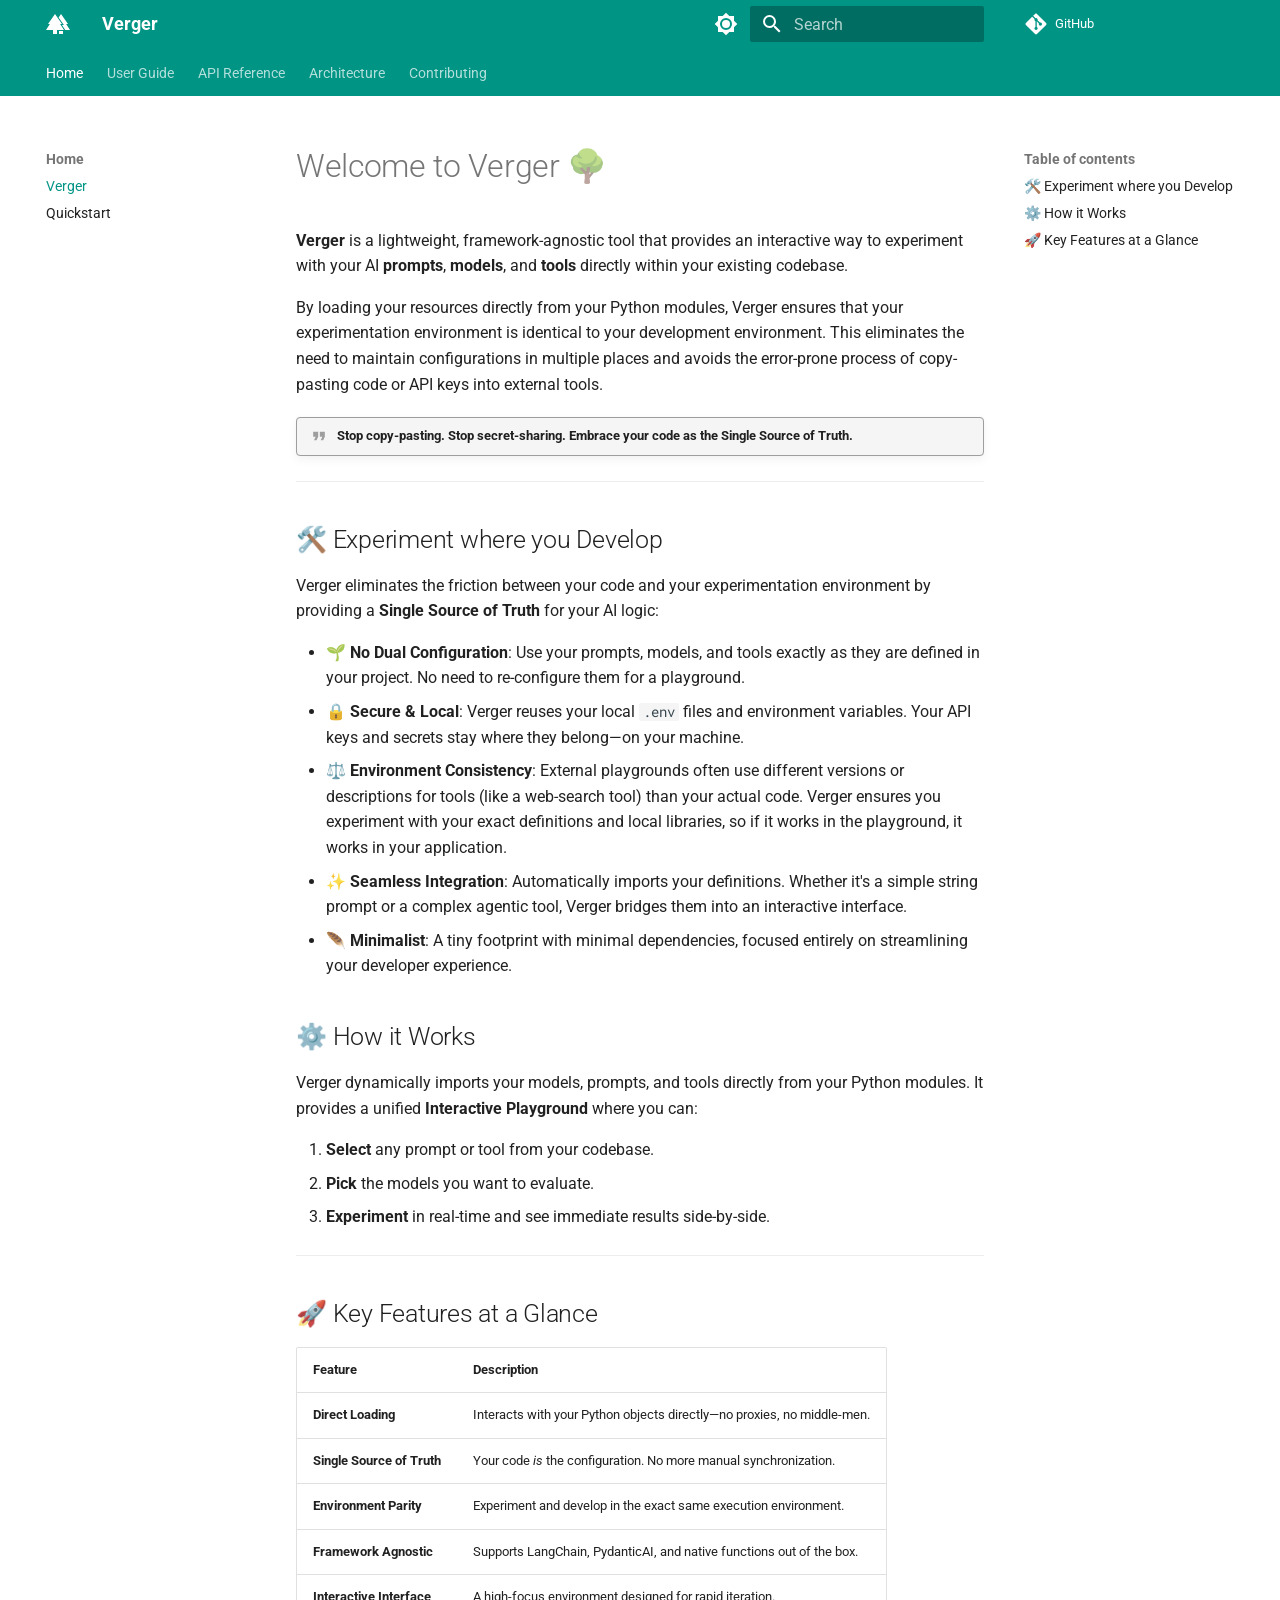
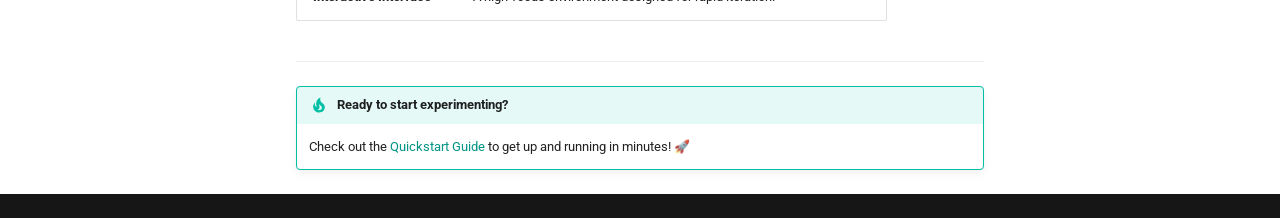
<file: index.html>
<!doctype html>
<html lang="en" class="no-js">
  <head>
    
      <meta charset="utf-8">
      <meta name="viewport" content="width=device-width,initial-scale=1">
      
      
      
        <link rel="canonical" href="https://zaghlaoui.github.io/verger/">
      
      
      
        <link rel="next" href="quickstart/">
      
      
        
      
      
      <link rel="icon" href="assets/favicon.svg">
      <meta name="generator" content="mkdocs-1.6.1, mkdocs-material-9.7.6">
    
    
      
        <title>Verger - Verger</title>
      
    
    
      <link rel="stylesheet" href="assets/stylesheets/main.484c7ddc.min.css">
      
        
        <link rel="stylesheet" href="assets/stylesheets/palette.ab4e12ef.min.css">
      
      


    
    
      
    
    
      
        
        
        <link rel="preconnect" href="https://fonts.gstatic.com" crossorigin>
        <link rel="stylesheet" href="https://fonts.googleapis.com/css?family=Roboto:300,300i,400,400i,700,700i%7CRoboto+Mono:400,400i,700,700i&display=fallback">
        <style>:root{--md-text-font:"Roboto";--md-code-font:"Roboto Mono"}</style>
      
    
    
      <link rel="stylesheet" href="assets/_mkdocstrings.css">
    
    <script>__md_scope=new URL(".",location),__md_hash=e=>[...e].reduce(((e,_)=>(e<<5)-e+_.charCodeAt(0)),0),__md_get=(e,_=localStorage,t=__md_scope)=>JSON.parse(_.getItem(t.pathname+"."+e)),__md_set=(e,_,t=localStorage,a=__md_scope)=>{try{t.setItem(a.pathname+"."+e,JSON.stringify(_))}catch(e){}}</script>
    
      

    
    
  </head>
  
  
    
    
      
    
    
    
    
    <body dir="ltr" data-md-color-scheme="default" data-md-color-primary="teal" data-md-color-accent="green">
  
    
    <input class="md-toggle" data-md-toggle="drawer" type="checkbox" id="__drawer" autocomplete="off">
    <input class="md-toggle" data-md-toggle="search" type="checkbox" id="__search" autocomplete="off">
    <label class="md-overlay" for="__drawer"></label>
    <div data-md-component="skip">
      
        
        <a href="#welcome-to-verger" class="md-skip">
          Skip to content
        </a>
      
    </div>
    <div data-md-component="announce">
      
    </div>
    
    
      

<header class="md-header" data-md-component="header">
  <nav class="md-header__inner md-grid" aria-label="Header">
    <a href="." title="Verger" class="md-header__button md-logo" aria-label="Verger" data-md-component="logo">
      
  
  <svg xmlns="http://www.w3.org/2000/svg" viewBox="0 0 24 24"><path d="M16 12 9 2 2 12h1.86L0 18h7v4h4v-4h7l-3.86-6zm4.14 0H22L15 2l-2.39 3.41L17.92 13h-1.95l3.22 5H24zM13 19h4v3h-4z"/></svg>

    </a>
    <label class="md-header__button md-icon" for="__drawer">
      
      <svg xmlns="http://www.w3.org/2000/svg" viewBox="0 0 24 24"><path d="M3 6h18v2H3zm0 5h18v2H3zm0 5h18v2H3z"/></svg>
    </label>
    <div class="md-header__title" data-md-component="header-title">
      <div class="md-header__ellipsis">
        <div class="md-header__topic">
          <span class="md-ellipsis">
            Verger
          </span>
        </div>
        <div class="md-header__topic" data-md-component="header-topic">
          <span class="md-ellipsis">
            
              Verger
            
          </span>
        </div>
      </div>
    </div>
    
      
        <form class="md-header__option" data-md-component="palette">
  
    
    
    
    <input class="md-option" data-md-color-media="(prefers-color-scheme: light)" data-md-color-scheme="default" data-md-color-primary="teal" data-md-color-accent="green"  aria-label="Switch to dark mode"  type="radio" name="__palette" id="__palette_0">
    
      <label class="md-header__button md-icon" title="Switch to dark mode" for="__palette_1" hidden>
        <svg xmlns="http://www.w3.org/2000/svg" viewBox="0 0 24 24"><path d="M12 8a4 4 0 0 0-4 4 4 4 0 0 0 4 4 4 4 0 0 0 4-4 4 4 0 0 0-4-4m0 10a6 6 0 0 1-6-6 6 6 0 0 1 6-6 6 6 0 0 1 6 6 6 6 0 0 1-6 6m8-9.31V4h-4.69L12 .69 8.69 4H4v4.69L.69 12 4 15.31V20h4.69L12 23.31 15.31 20H20v-4.69L23.31 12z"/></svg>
      </label>
    
  
    
    
    
    <input class="md-option" data-md-color-media="(prefers-color-scheme: dark)" data-md-color-scheme="slate" data-md-color-primary="black" data-md-color-accent="teal"  aria-label="Switch to light mode"  type="radio" name="__palette" id="__palette_1">
    
      <label class="md-header__button md-icon" title="Switch to light mode" for="__palette_0" hidden>
        <svg xmlns="http://www.w3.org/2000/svg" viewBox="0 0 24 24"><path d="M12 18c-.89 0-1.74-.2-2.5-.55C11.56 16.5 13 14.42 13 12s-1.44-4.5-3.5-5.45C10.26 6.2 11.11 6 12 6a6 6 0 0 1 6 6 6 6 0 0 1-6 6m8-9.31V4h-4.69L12 .69 8.69 4H4v4.69L.69 12 4 15.31V20h4.69L12 23.31 15.31 20H20v-4.69L23.31 12z"/></svg>
      </label>
    
  
</form>
      
    
    
      <script>var palette=__md_get("__palette");if(palette&&palette.color){if("(prefers-color-scheme)"===palette.color.media){var media=matchMedia("(prefers-color-scheme: light)"),input=document.querySelector(media.matches?"[data-md-color-media='(prefers-color-scheme: light)']":"[data-md-color-media='(prefers-color-scheme: dark)']");palette.color.media=input.getAttribute("data-md-color-media"),palette.color.scheme=input.getAttribute("data-md-color-scheme"),palette.color.primary=input.getAttribute("data-md-color-primary"),palette.color.accent=input.getAttribute("data-md-color-accent")}for(var[key,value]of Object.entries(palette.color))document.body.setAttribute("data-md-color-"+key,value)}</script>
    
    
    
      
      
        <label class="md-header__button md-icon" for="__search">
          
          <svg xmlns="http://www.w3.org/2000/svg" viewBox="0 0 24 24"><path d="M9.5 3A6.5 6.5 0 0 1 16 9.5c0 1.61-.59 3.09-1.56 4.23l.27.27h.79l5 5-1.5 1.5-5-5v-.79l-.27-.27A6.52 6.52 0 0 1 9.5 16 6.5 6.5 0 0 1 3 9.5 6.5 6.5 0 0 1 9.5 3m0 2C7 5 5 7 5 9.5S7 14 9.5 14 14 12 14 9.5 12 5 9.5 5"/></svg>
        </label>
        <div class="md-search" data-md-component="search" role="dialog">
  <label class="md-search__overlay" for="__search"></label>
  <div class="md-search__inner" role="search">
    <form class="md-search__form" name="search">
      <input type="text" class="md-search__input" name="query" aria-label="Search" placeholder="Search" autocapitalize="off" autocorrect="off" autocomplete="off" spellcheck="false" data-md-component="search-query" required>
      <label class="md-search__icon md-icon" for="__search">
        
        <svg xmlns="http://www.w3.org/2000/svg" viewBox="0 0 24 24"><path d="M9.5 3A6.5 6.5 0 0 1 16 9.5c0 1.61-.59 3.09-1.56 4.23l.27.27h.79l5 5-1.5 1.5-5-5v-.79l-.27-.27A6.52 6.52 0 0 1 9.5 16 6.5 6.5 0 0 1 3 9.5 6.5 6.5 0 0 1 9.5 3m0 2C7 5 5 7 5 9.5S7 14 9.5 14 14 12 14 9.5 12 5 9.5 5"/></svg>
        
        <svg xmlns="http://www.w3.org/2000/svg" viewBox="0 0 24 24"><path d="M20 11v2H8l5.5 5.5-1.42 1.42L4.16 12l7.92-7.92L13.5 5.5 8 11z"/></svg>
      </label>
      <nav class="md-search__options" aria-label="Search">
        
        <button type="reset" class="md-search__icon md-icon" title="Clear" aria-label="Clear" tabindex="-1">
          
          <svg xmlns="http://www.w3.org/2000/svg" viewBox="0 0 24 24"><path d="M19 6.41 17.59 5 12 10.59 6.41 5 5 6.41 10.59 12 5 17.59 6.41 19 12 13.41 17.59 19 19 17.59 13.41 12z"/></svg>
        </button>
      </nav>
      
        <div class="md-search__suggest" data-md-component="search-suggest"></div>
      
    </form>
    <div class="md-search__output">
      <div class="md-search__scrollwrap" tabindex="0" data-md-scrollfix>
        <div class="md-search-result" data-md-component="search-result">
          <div class="md-search-result__meta">
            Initializing search
          </div>
          <ol class="md-search-result__list" role="presentation"></ol>
        </div>
      </div>
    </div>
  </div>
</div>
      
    
    
      <div class="md-header__source">
        <a href="https://github.com/zaghlaoui/verger" title="Go to repository" class="md-source" data-md-component="source">
  <div class="md-source__icon md-icon">
    
    <svg xmlns="http://www.w3.org/2000/svg" viewBox="0 0 448 512"><!--! Font Awesome Free 7.1.0 by @fontawesome - https://fontawesome.com License - https://fontawesome.com/license/free (Icons: CC BY 4.0, Fonts: SIL OFL 1.1, Code: MIT License) Copyright 2025 Fonticons, Inc.--><path d="M439.6 236.1 244 40.5c-5.4-5.5-12.8-8.5-20.4-8.5s-15 3-20.4 8.4L162.5 81l51.5 51.5c27.1-9.1 52.7 16.8 43.4 43.7l49.7 49.7c34.2-11.8 61.2 31 35.5 56.7-26.5 26.5-70.2-2.9-56-37.3L240.3 199v121.9c25.3 12.5 22.3 41.8 9.1 55-6.4 6.4-15.2 10.1-24.3 10.1s-17.8-3.6-24.3-10.1c-17.6-17.6-11.1-46.9 11.2-56v-123c-20.8-8.5-24.6-30.7-18.6-45L142.6 101 8.5 235.1C3 240.6 0 247.9 0 255.5s3 15 8.5 20.4l195.6 195.7c5.4 5.4 12.7 8.4 20.4 8.4s15-3 20.4-8.4l194.7-194.7c5.4-5.4 8.4-12.8 8.4-20.4s-3-15-8.4-20.4"/></svg>
  </div>
  <div class="md-source__repository">
    GitHub
  </div>
</a>
      </div>
    
  </nav>
  
</header>
    
    <div class="md-container" data-md-component="container">
      
      
        
          
            
<nav class="md-tabs" aria-label="Tabs" data-md-component="tabs">
  <div class="md-grid">
    <ul class="md-tabs__list">
      
        
  
  
  
    
  
  
    
    
      <li class="md-tabs__item md-tabs__item--active">
        <a href="." class="md-tabs__link">
          
  
  
  Home

        </a>
      </li>
    
  

      
        
  
  
  
  
    
    
      <li class="md-tabs__item">
        <a href="guide/config/" class="md-tabs__link">
          
  
  
  User Guide

        </a>
      </li>
    
  

      
        
  
  
  
  
    
    
      <li class="md-tabs__item">
        <a href="reference/core/" class="md-tabs__link">
          
  
  
  API Reference

        </a>
      </li>
    
  

      
        
  
  
  
  
    
    
      <li class="md-tabs__item">
        <a href="architecture/overview/" class="md-tabs__link">
          
  
  
  Architecture

        </a>
      </li>
    
  

      
        
  
  
  
  
    <li class="md-tabs__item">
      <a href="contributing/" class="md-tabs__link">
        
  
  
    
  
  Contributing

      </a>
    </li>
  

      
    </ul>
  </div>
</nav>
          
        
      
      <main class="md-main" data-md-component="main">
        <div class="md-main__inner md-grid">
          
            
              
              <div class="md-sidebar md-sidebar--primary" data-md-component="sidebar" data-md-type="navigation" >
                <div class="md-sidebar__scrollwrap">
                  <div class="md-sidebar__inner">
                    


  


<nav class="md-nav md-nav--primary md-nav--lifted" aria-label="Navigation" data-md-level="0">
  <label class="md-nav__title" for="__drawer">
    <a href="." title="Verger" class="md-nav__button md-logo" aria-label="Verger" data-md-component="logo">
      
  
  <svg xmlns="http://www.w3.org/2000/svg" viewBox="0 0 24 24"><path d="M16 12 9 2 2 12h1.86L0 18h7v4h4v-4h7l-3.86-6zm4.14 0H22L15 2l-2.39 3.41L17.92 13h-1.95l3.22 5H24zM13 19h4v3h-4z"/></svg>

    </a>
    Verger
  </label>
  
    <div class="md-nav__source">
      <a href="https://github.com/zaghlaoui/verger" title="Go to repository" class="md-source" data-md-component="source">
  <div class="md-source__icon md-icon">
    
    <svg xmlns="http://www.w3.org/2000/svg" viewBox="0 0 448 512"><!--! Font Awesome Free 7.1.0 by @fontawesome - https://fontawesome.com License - https://fontawesome.com/license/free (Icons: CC BY 4.0, Fonts: SIL OFL 1.1, Code: MIT License) Copyright 2025 Fonticons, Inc.--><path d="M439.6 236.1 244 40.5c-5.4-5.5-12.8-8.5-20.4-8.5s-15 3-20.4 8.4L162.5 81l51.5 51.5c27.1-9.1 52.7 16.8 43.4 43.7l49.7 49.7c34.2-11.8 61.2 31 35.5 56.7-26.5 26.5-70.2-2.9-56-37.3L240.3 199v121.9c25.3 12.5 22.3 41.8 9.1 55-6.4 6.4-15.2 10.1-24.3 10.1s-17.8-3.6-24.3-10.1c-17.6-17.6-11.1-46.9 11.2-56v-123c-20.8-8.5-24.6-30.7-18.6-45L142.6 101 8.5 235.1C3 240.6 0 247.9 0 255.5s3 15 8.5 20.4l195.6 195.7c5.4 5.4 12.7 8.4 20.4 8.4s15-3 20.4-8.4l194.7-194.7c5.4-5.4 8.4-12.8 8.4-20.4s-3-15-8.4-20.4"/></svg>
  </div>
  <div class="md-source__repository">
    GitHub
  </div>
</a>
    </div>
  
  <ul class="md-nav__list" data-md-scrollfix>
    
      
      
  
  
    
  
  
  
    
    
    
    
      
        
        
      
      
        
      
    
    
    <li class="md-nav__item md-nav__item--active md-nav__item--section md-nav__item--nested">
      
        
        
        <input class="md-nav__toggle md-toggle " type="checkbox" id="__nav_1" checked>
        
          
          <label class="md-nav__link" for="__nav_1" id="__nav_1_label" tabindex="">
            
  
  
  <span class="md-ellipsis">
    
  
    Home
  

    
  </span>
  
  

            <span class="md-nav__icon md-icon"></span>
          </label>
        
        <nav class="md-nav" data-md-level="1" aria-labelledby="__nav_1_label" aria-expanded="true">
          <label class="md-nav__title" for="__nav_1">
            <span class="md-nav__icon md-icon"></span>
            
  
    Home
  

          </label>
          <ul class="md-nav__list" data-md-scrollfix>
            
              
                
  
  
    
  
  
  
    <li class="md-nav__item md-nav__item--active">
      
      <input class="md-nav__toggle md-toggle" type="checkbox" id="__toc">
      
      
        
      
      
        <label class="md-nav__link md-nav__link--active" for="__toc">
          
  
  
  <span class="md-ellipsis">
    
  
    Verger
  

    
  </span>
  
  

          <span class="md-nav__icon md-icon"></span>
        </label>
      
      <a href="." class="md-nav__link md-nav__link--active">
        
  
  
  <span class="md-ellipsis">
    
  
    Verger
  

    
  </span>
  
  

      </a>
      
        

<nav class="md-nav md-nav--secondary" aria-label="Table of contents">
  
  
  
    
  
  
    <label class="md-nav__title" for="__toc">
      <span class="md-nav__icon md-icon"></span>
      Table of contents
    </label>
    <ul class="md-nav__list" data-md-component="toc" data-md-scrollfix>
      
        <li class="md-nav__item">
  <a href="#experiment-where-you-develop" class="md-nav__link">
    <span class="md-ellipsis">
      
        🛠️ Experiment where you Develop
      
    </span>
  </a>
  
</li>
      
        <li class="md-nav__item">
  <a href="#how-it-works" class="md-nav__link">
    <span class="md-ellipsis">
      
        ⚙️ How it Works
      
    </span>
  </a>
  
</li>
      
        <li class="md-nav__item">
  <a href="#key-features-at-a-glance" class="md-nav__link">
    <span class="md-ellipsis">
      
        🚀 Key Features at a Glance
      
    </span>
  </a>
  
</li>
      
    </ul>
  
</nav>
      
    </li>
  

              
            
              
                
  
  
  
  
    <li class="md-nav__item">
      <a href="quickstart/" class="md-nav__link">
        
  
  
  <span class="md-ellipsis">
    
  
    Quickstart
  

    
  </span>
  
  

      </a>
    </li>
  

              
            
          </ul>
        </nav>
      
    </li>
  

    
      
      
  
  
  
  
    
    
    
    
      
      
        
      
    
    
    <li class="md-nav__item md-nav__item--nested">
      
        
        
        <input class="md-nav__toggle md-toggle " type="checkbox" id="__nav_2" >
        
          
          <label class="md-nav__link" for="__nav_2" id="__nav_2_label" tabindex="0">
            
  
  
  <span class="md-ellipsis">
    
  
    User Guide
  

    
  </span>
  
  

            <span class="md-nav__icon md-icon"></span>
          </label>
        
        <nav class="md-nav" data-md-level="1" aria-labelledby="__nav_2_label" aria-expanded="false">
          <label class="md-nav__title" for="__nav_2">
            <span class="md-nav__icon md-icon"></span>
            
  
    User Guide
  

          </label>
          <ul class="md-nav__list" data-md-scrollfix>
            
              
                
  
  
  
  
    <li class="md-nav__item">
      <a href="guide/config/" class="md-nav__link">
        
  
  
  <span class="md-ellipsis">
    
  
    Configuration
  

    
  </span>
  
  

      </a>
    </li>
  

              
            
              
                
  
  
  
  
    <li class="md-nav__item">
      <a href="guide/cli/" class="md-nav__link">
        
  
  
  <span class="md-ellipsis">
    
  
    CLI Usage
  

    
  </span>
  
  

      </a>
    </li>
  

              
            
          </ul>
        </nav>
      
    </li>
  

    
      
      
  
  
  
  
    
    
    
    
      
      
        
      
    
    
    <li class="md-nav__item md-nav__item--nested">
      
        
        
        <input class="md-nav__toggle md-toggle " type="checkbox" id="__nav_3" >
        
          
          <label class="md-nav__link" for="__nav_3" id="__nav_3_label" tabindex="0">
            
  
  
  <span class="md-ellipsis">
    
  
    API Reference
  

    
  </span>
  
  

            <span class="md-nav__icon md-icon"></span>
          </label>
        
        <nav class="md-nav" data-md-level="1" aria-labelledby="__nav_3_label" aria-expanded="false">
          <label class="md-nav__title" for="__nav_3">
            <span class="md-nav__icon md-icon"></span>
            
  
    API Reference
  

          </label>
          <ul class="md-nav__list" data-md-scrollfix>
            
              
                
  
  
  
  
    <li class="md-nav__item">
      <a href="reference/core/" class="md-nav__link">
        
  
  
  <span class="md-ellipsis">
    
  
    Core Engine
  

    
  </span>
  
  

      </a>
    </li>
  

              
            
              
                
  
  
  
  
    <li class="md-nav__item">
      <a href="reference/models/" class="md-nav__link">
        
  
  
  <span class="md-ellipsis">
    
  
    Models & Adapters
  

    
  </span>
  
  

      </a>
    </li>
  

              
            
              
                
  
  
  
  
    <li class="md-nav__item">
      <a href="reference/prompts/" class="md-nav__link">
        
  
  
  <span class="md-ellipsis">
    
  
    Prompts & Adapters
  

    
  </span>
  
  

      </a>
    </li>
  

              
            
              
                
  
  
  
  
    <li class="md-nav__item">
      <a href="reference/utils/" class="md-nav__link">
        
  
  
  <span class="md-ellipsis">
    
  
    Utilities & CLI
  

    
  </span>
  
  

      </a>
    </li>
  

              
            
          </ul>
        </nav>
      
    </li>
  

    
      
      
  
  
  
  
    
    
    
    
      
      
        
      
    
    
    <li class="md-nav__item md-nav__item--nested">
      
        
        
        <input class="md-nav__toggle md-toggle " type="checkbox" id="__nav_4" >
        
          
          <label class="md-nav__link" for="__nav_4" id="__nav_4_label" tabindex="0">
            
  
  
  <span class="md-ellipsis">
    
  
    Architecture
  

    
  </span>
  
  

            <span class="md-nav__icon md-icon"></span>
          </label>
        
        <nav class="md-nav" data-md-level="1" aria-labelledby="__nav_4_label" aria-expanded="false">
          <label class="md-nav__title" for="__nav_4">
            <span class="md-nav__icon md-icon"></span>
            
  
    Architecture
  

          </label>
          <ul class="md-nav__list" data-md-scrollfix>
            
              
                
  
  
  
  
    <li class="md-nav__item">
      <a href="architecture/overview/" class="md-nav__link">
        
  
  
  <span class="md-ellipsis">
    
  
    Overview
  

    
  </span>
  
  

      </a>
    </li>
  

              
            
          </ul>
        </nav>
      
    </li>
  

    
      
      
  
  
  
  
    <li class="md-nav__item">
      <a href="contributing/" class="md-nav__link">
        
  
  
  <span class="md-ellipsis">
    
  
    Contributing
  

    
  </span>
  
  

      </a>
    </li>
  

    
  </ul>
</nav>
                  </div>
                </div>
              </div>
            
            
              
              <div class="md-sidebar md-sidebar--secondary" data-md-component="sidebar" data-md-type="toc" >
                <div class="md-sidebar__scrollwrap">
                  <div class="md-sidebar__inner">
                    

<nav class="md-nav md-nav--secondary" aria-label="Table of contents">
  
  
  
    
  
  
    <label class="md-nav__title" for="__toc">
      <span class="md-nav__icon md-icon"></span>
      Table of contents
    </label>
    <ul class="md-nav__list" data-md-component="toc" data-md-scrollfix>
      
        <li class="md-nav__item">
  <a href="#experiment-where-you-develop" class="md-nav__link">
    <span class="md-ellipsis">
      
        🛠️ Experiment where you Develop
      
    </span>
  </a>
  
</li>
      
        <li class="md-nav__item">
  <a href="#how-it-works" class="md-nav__link">
    <span class="md-ellipsis">
      
        ⚙️ How it Works
      
    </span>
  </a>
  
</li>
      
        <li class="md-nav__item">
  <a href="#key-features-at-a-glance" class="md-nav__link">
    <span class="md-ellipsis">
      
        🚀 Key Features at a Glance
      
    </span>
  </a>
  
</li>
      
    </ul>
  
</nav>
                  </div>
                </div>
              </div>
            
          
          
            <div class="md-content" data-md-component="content">
              
              <article class="md-content__inner md-typeset">
                
                  


  
  


<h1 id="welcome-to-verger">Welcome to Verger 🌳</h1>
<p><strong>Verger</strong> is a lightweight, framework-agnostic tool that provides an interactive way to experiment with your AI <strong>prompts</strong>, <strong>models</strong>, and <strong>tools</strong> directly within your existing codebase.</p>
<p>By loading your resources directly from your Python modules, Verger ensures that your experimentation environment is identical to your development environment. This eliminates the need to maintain configurations in multiple places and avoids the error-prone process of copy-pasting code or API keys into external tools.</p>
<div class="admonition quote">
<p class="admonition-title">Stop copy-pasting. Stop secret-sharing. Embrace your code as the Single Source of Truth.</p>
</div>
<hr />
<h2 id="experiment-where-you-develop">🛠️ Experiment where you Develop</h2>
<p>Verger eliminates the friction between your code and your experimentation environment by providing a <strong>Single Source of Truth</strong> for your AI logic:</p>
<ul>
<li><strong>🌱 No Dual Configuration</strong>: Use your prompts, models, and tools exactly as they are defined in your project. No need to re-configure them for a playground.</li>
<li><strong>🔒 Secure &amp; Local</strong>: Verger reuses your local <code>.env</code> files and environment variables. Your API keys and secrets stay where they belong—on your machine.</li>
<li><strong>⚖️ Environment Consistency</strong>: External playgrounds often use different versions or descriptions for tools (like a web-search tool) than your actual code. Verger ensures you experiment with your exact definitions and local libraries, so if it works in the playground, it works in your application.</li>
<li><strong>✨ Seamless Integration</strong>: Automatically imports your definitions. Whether it's a simple string prompt or a complex agentic tool, Verger bridges them into an interactive interface.</li>
<li><strong>🪶 Minimalist</strong>: A tiny footprint with minimal dependencies, focused entirely on streamlining your developer experience.</li>
</ul>
<h2 id="how-it-works">⚙️ How it Works</h2>
<p>Verger dynamically imports your models, prompts, and tools directly from your Python modules. It provides a unified <strong>Interactive Playground</strong> where you can:</p>
<ol>
<li><strong>Select</strong> any prompt or tool from your codebase.</li>
<li><strong>Pick</strong> the models you want to evaluate.</li>
<li><strong>Experiment</strong> in real-time and see immediate results side-by-side.</li>
</ol>
<hr />
<h2 id="key-features-at-a-glance">🚀 Key Features at a Glance</h2>
<table>
<thead>
<tr>
<th style="text-align: left;">Feature</th>
<th style="text-align: left;">Description</th>
</tr>
</thead>
<tbody>
<tr>
<td style="text-align: left;"><strong>Direct Loading</strong></td>
<td style="text-align: left;">Interacts with your Python objects directly—no proxies, no middle-men.</td>
</tr>
<tr>
<td style="text-align: left;"><strong>Single Source of Truth</strong></td>
<td style="text-align: left;">Your code <em>is</em> the configuration. No more manual synchronization.</td>
</tr>
<tr>
<td style="text-align: left;"><strong>Environment Parity</strong></td>
<td style="text-align: left;">Experiment and develop in the exact same execution environment.</td>
</tr>
<tr>
<td style="text-align: left;"><strong>Framework Agnostic</strong></td>
<td style="text-align: left;">Supports LangChain, PydanticAI, and native functions out of the box.</td>
</tr>
<tr>
<td style="text-align: left;"><strong>Interactive Interface</strong></td>
<td style="text-align: left;">A high-focus environment designed for rapid iteration.</td>
</tr>
</tbody>
</table>
<hr />
<div class="admonition tip">
<p class="admonition-title">Ready to start experimenting?</p>
<p>Check out the <a href="quickstart/">Quickstart Guide</a> to get up and running in minutes! 🚀</p>
</div>












                
              </article>
            </div>
          
          
<script>var target=document.getElementById(location.hash.slice(1));target&&target.name&&(target.checked=target.name.startsWith("__tabbed_"))</script>
        </div>
        
          <button type="button" class="md-top md-icon" data-md-component="top" hidden>
  
  <svg xmlns="http://www.w3.org/2000/svg" viewBox="0 0 24 24"><path d="M13 20h-2V8l-5.5 5.5-1.42-1.42L12 4.16l7.92 7.92-1.42 1.42L13 8z"/></svg>
  Back to top
</button>
        
      </main>
      
        <footer class="md-footer">
  
  <div class="md-footer-meta md-typeset">
    <div class="md-footer-meta__inner md-grid">
      <div class="md-copyright">
  
  
</div>
      
    </div>
  </div>
</footer>
      
    </div>
    <div class="md-dialog" data-md-component="dialog">
      <div class="md-dialog__inner md-typeset"></div>
    </div>
    
    
    
      
      
      <script id="__config" type="application/json">{"annotate": null, "base": ".", "features": ["navigation.tabs", "navigation.sections", "content.code.copy", "navigation.top", "search.suggest", "search.highlight"], "search": "assets/javascripts/workers/search.2c215733.min.js", "tags": null, "translations": {"clipboard.copied": "Copied to clipboard", "clipboard.copy": "Copy to clipboard", "search.result.more.one": "1 more on this page", "search.result.more.other": "# more on this page", "search.result.none": "No matching documents", "search.result.one": "1 matching document", "search.result.other": "# matching documents", "search.result.placeholder": "Type to start searching", "search.result.term.missing": "Missing", "select.version": "Select version"}, "version": null}</script>
    
    
      <script src="assets/javascripts/bundle.79ae519e.min.js"></script>
      
    
  </body>
</html>
</file>
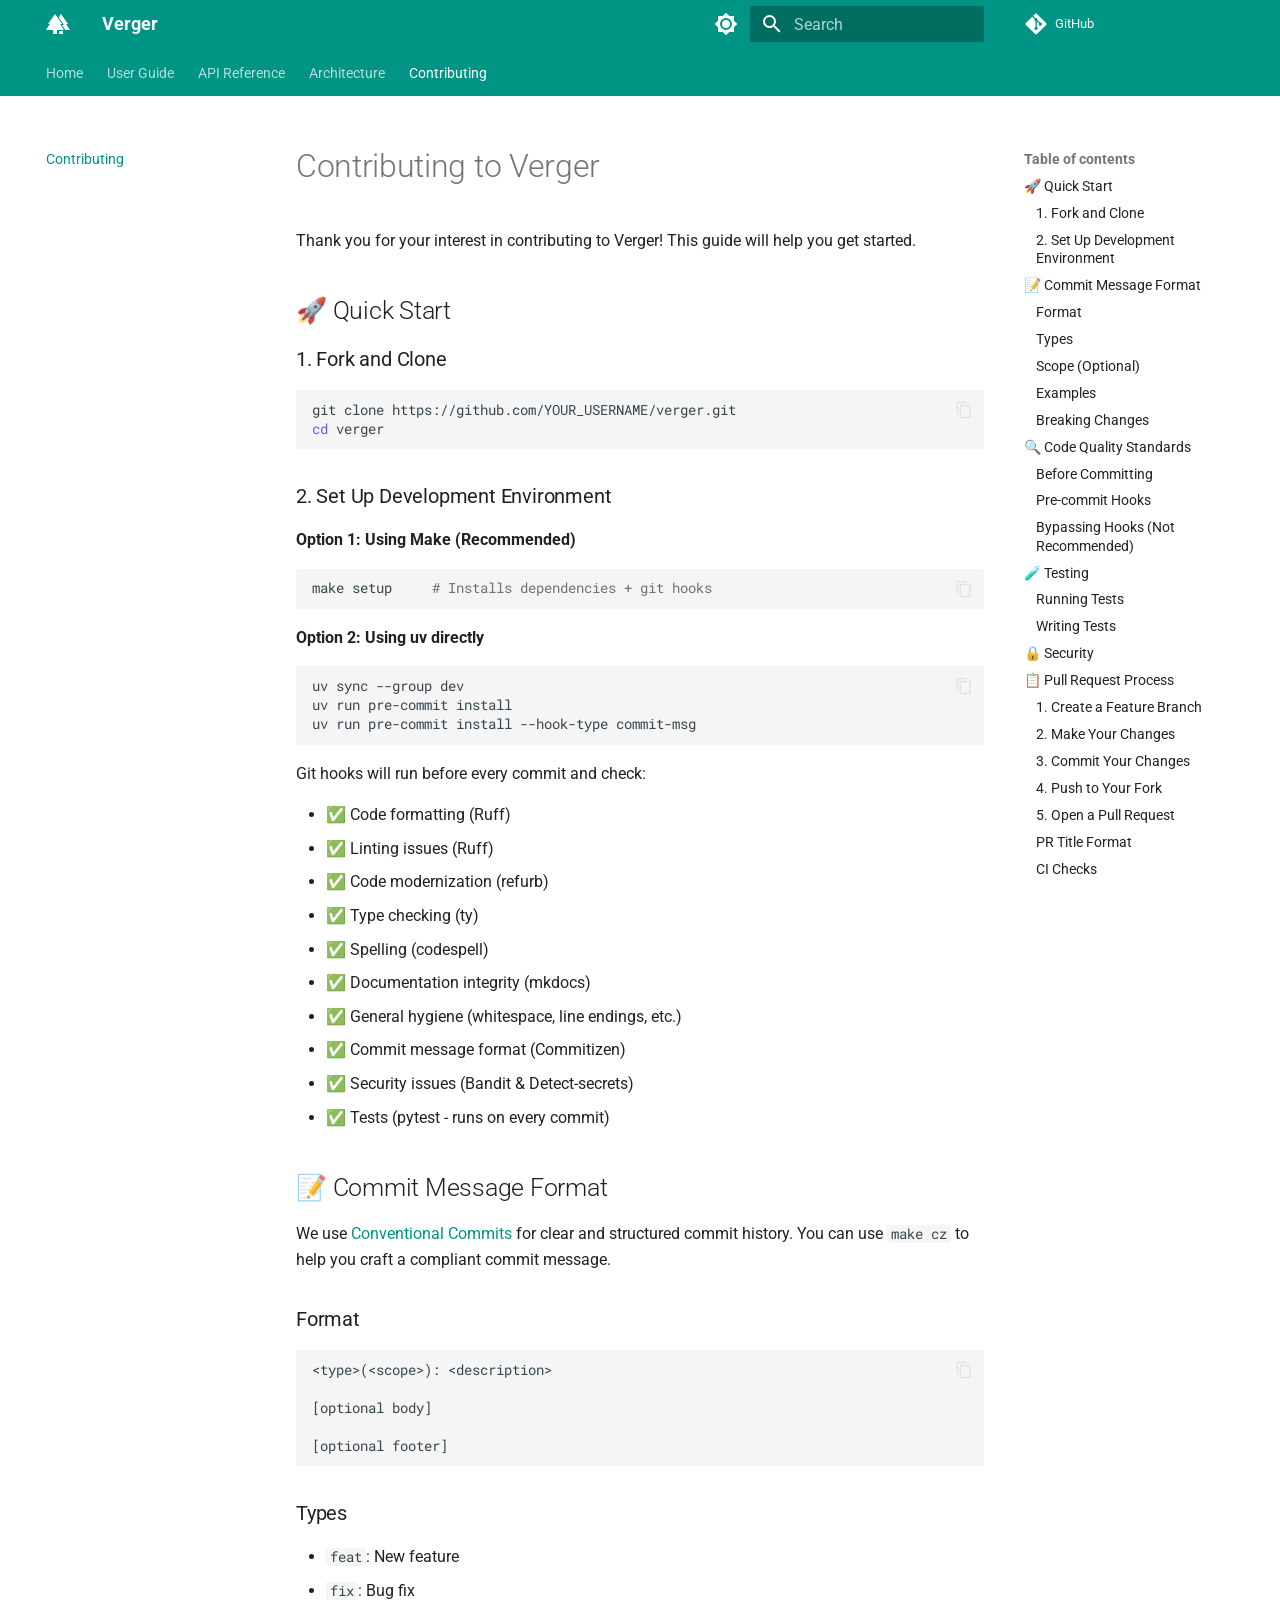
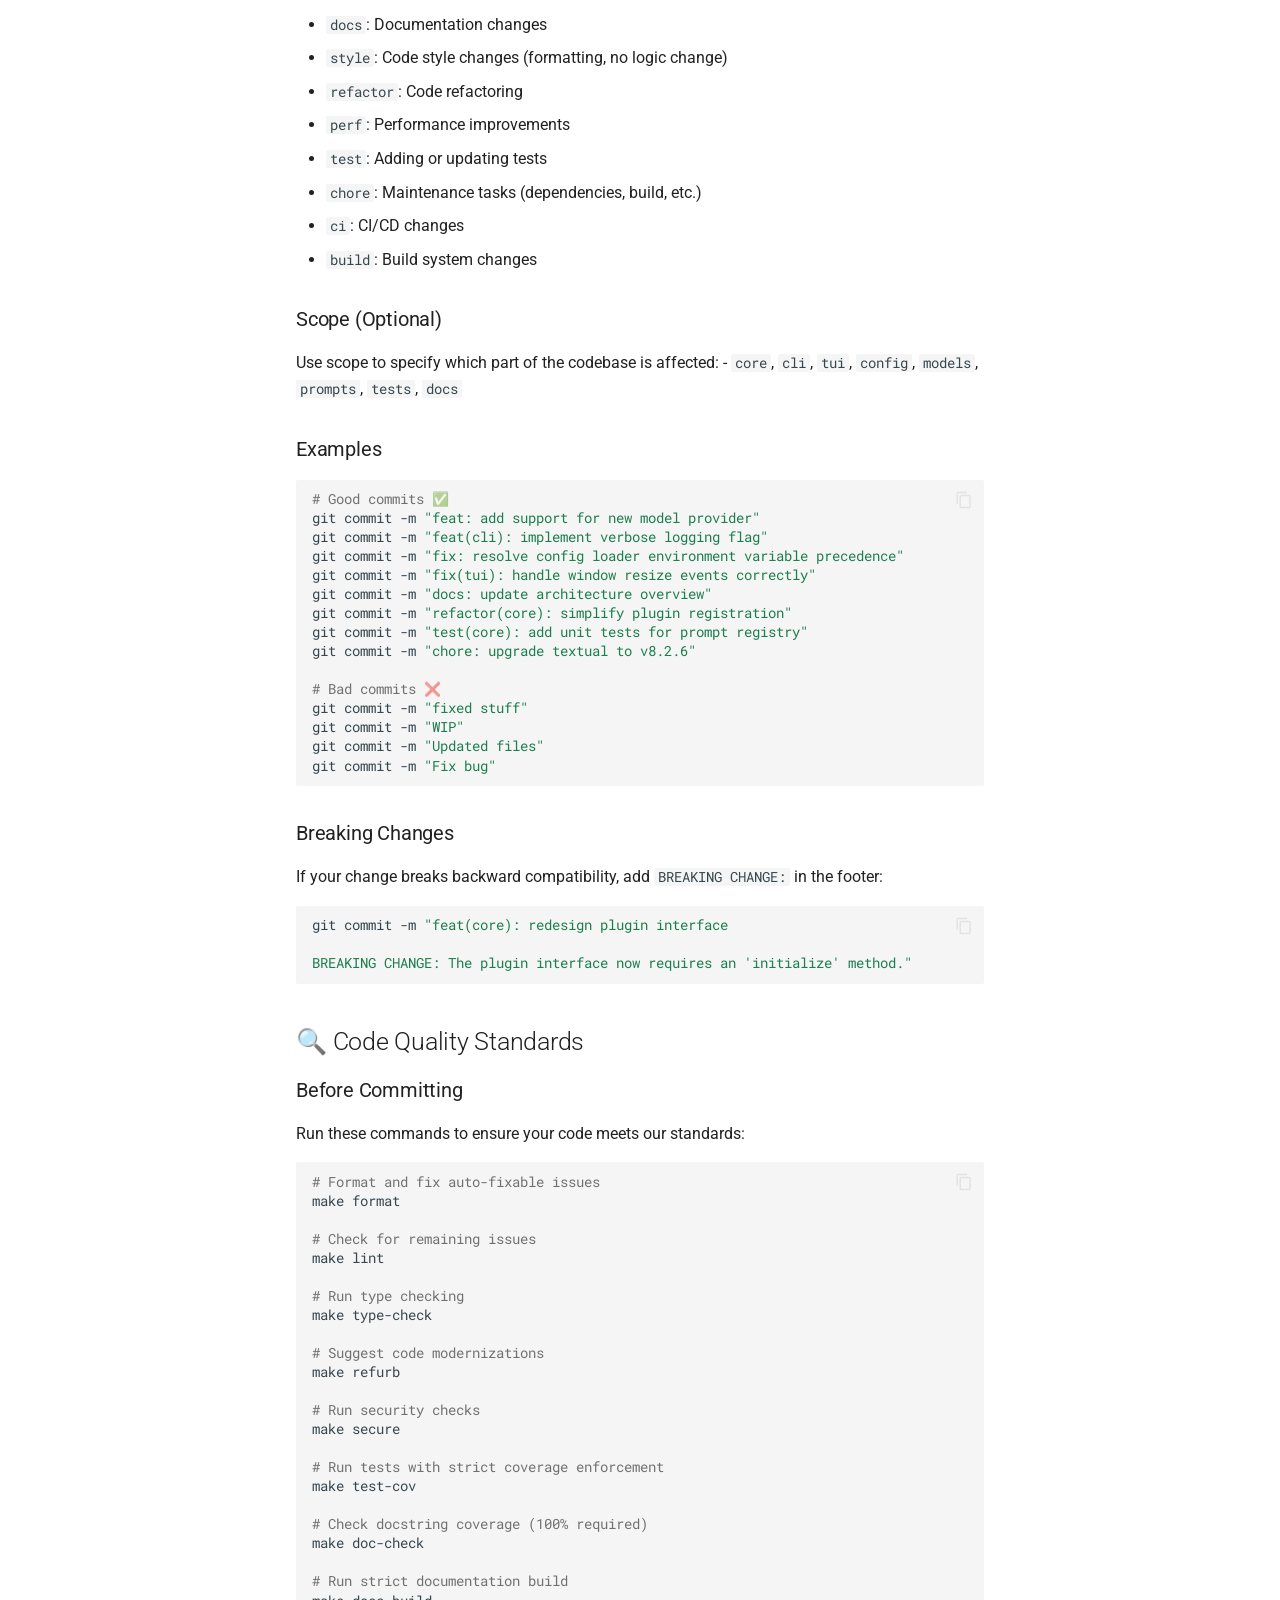
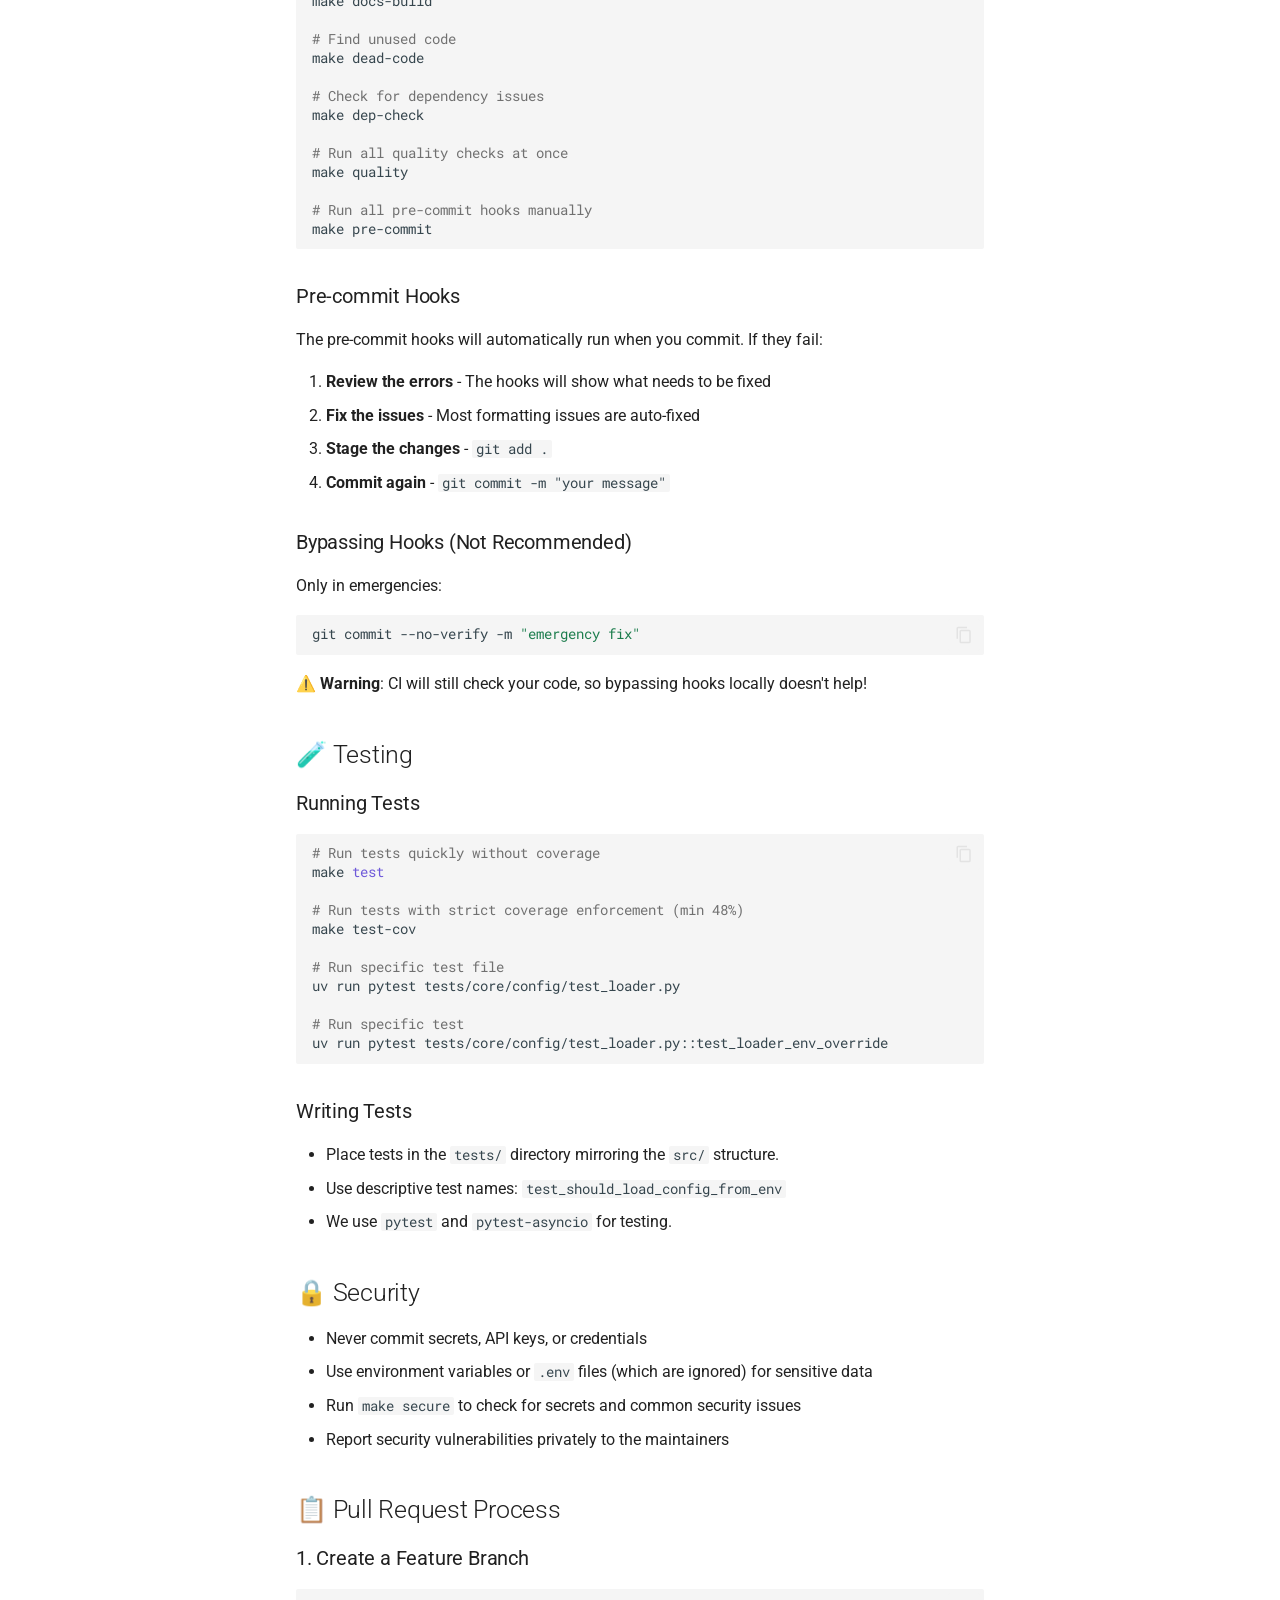
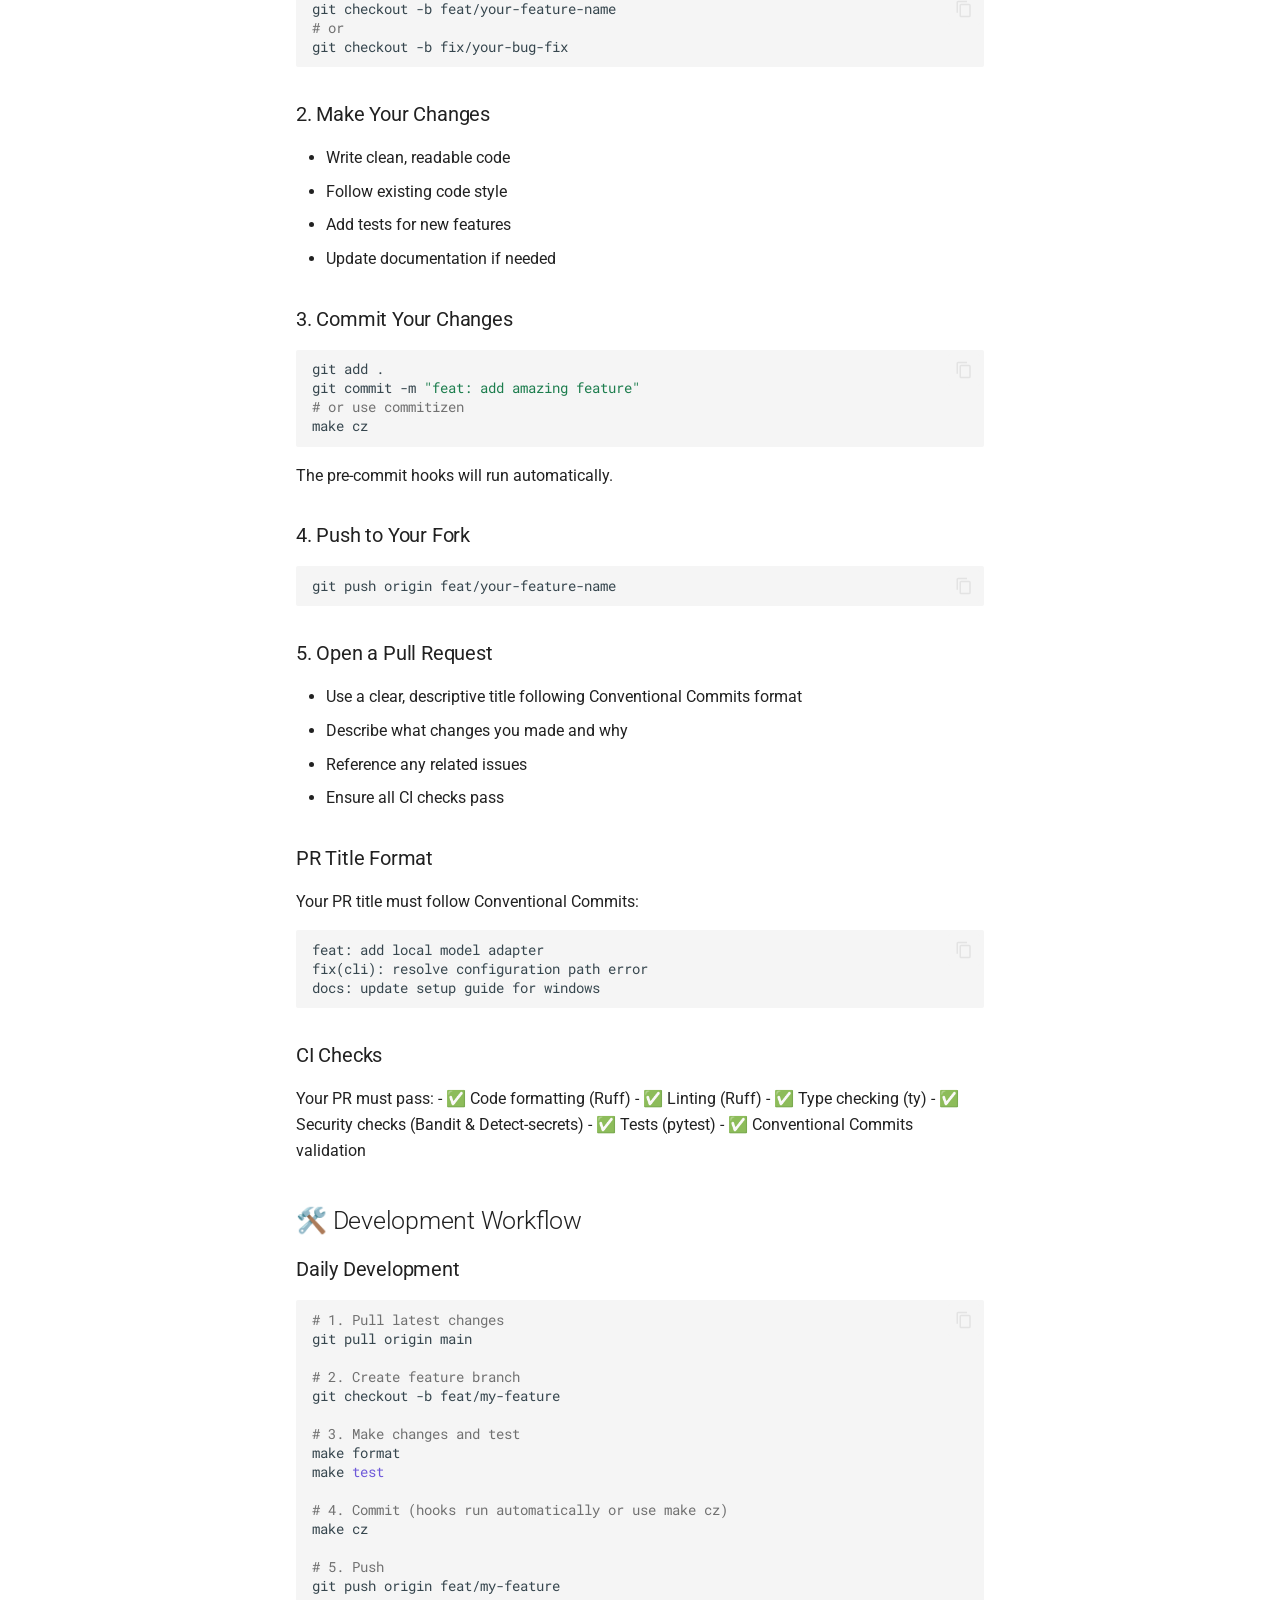
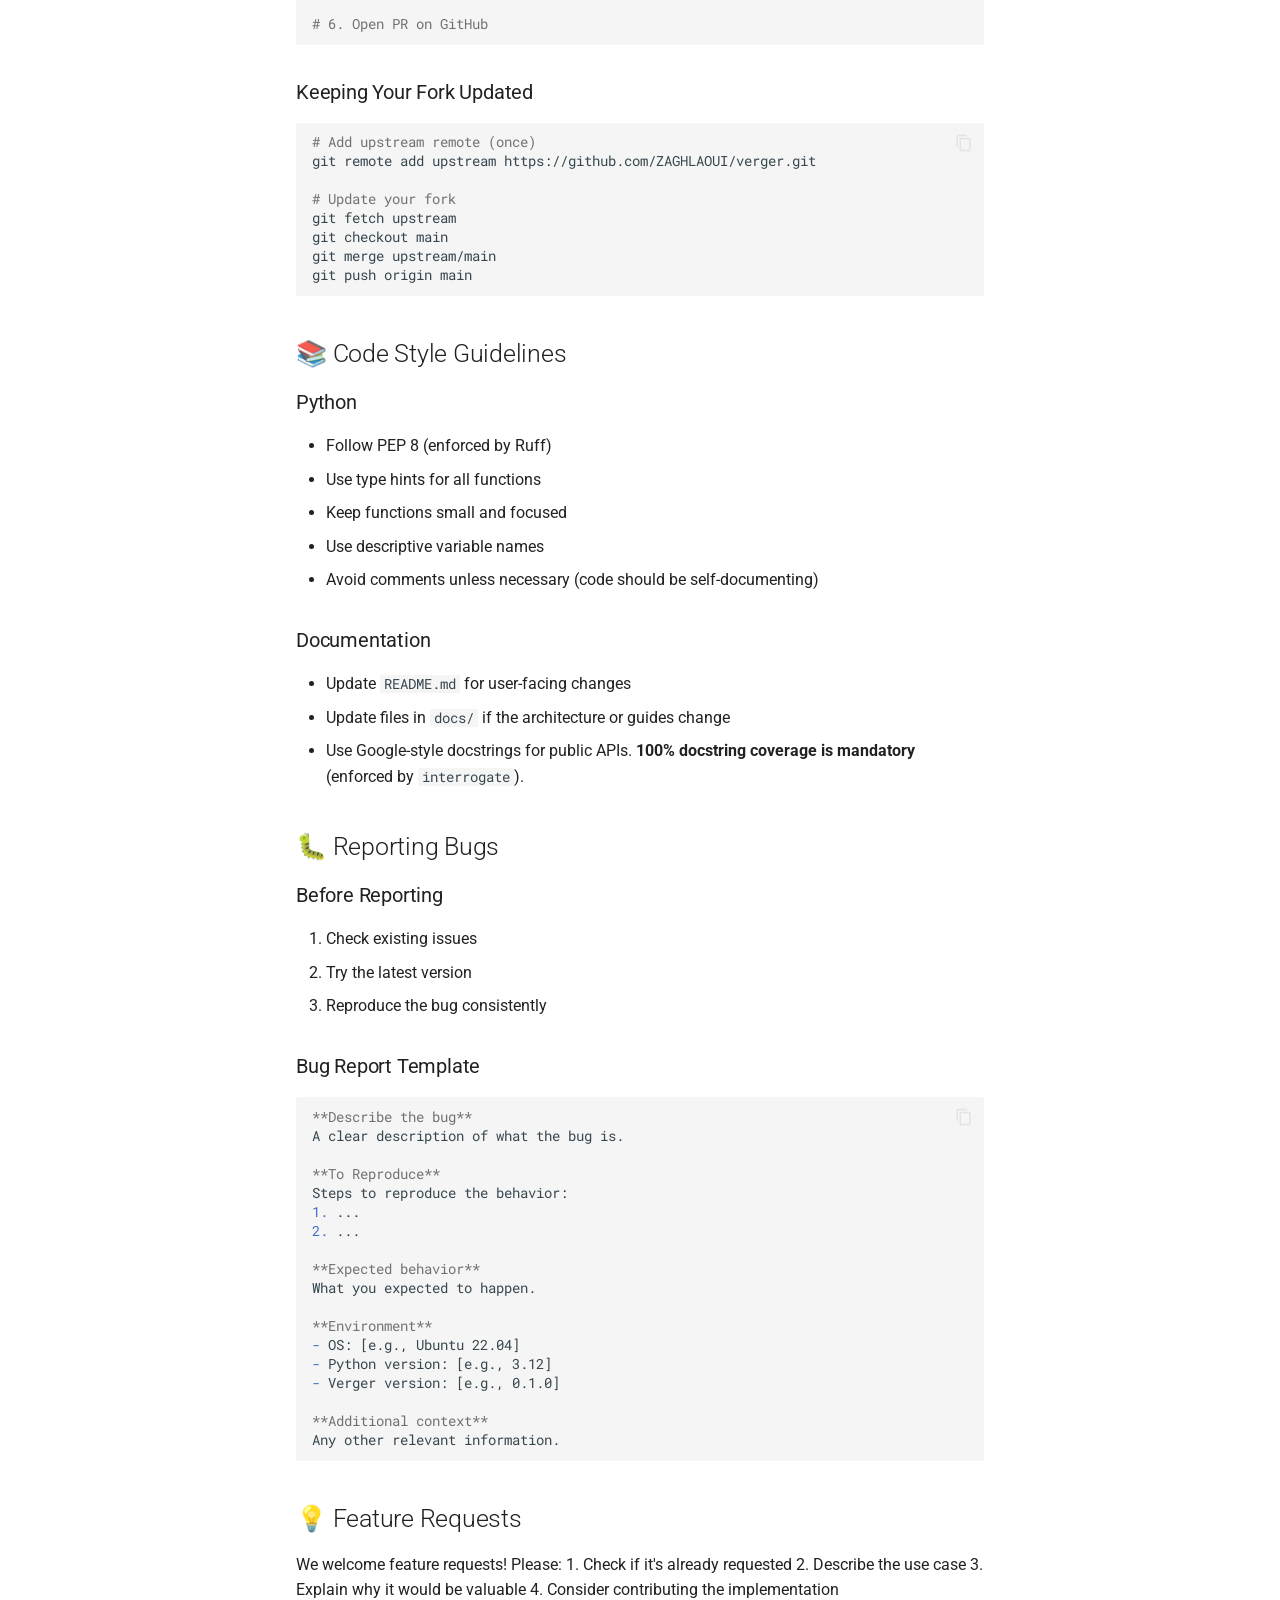
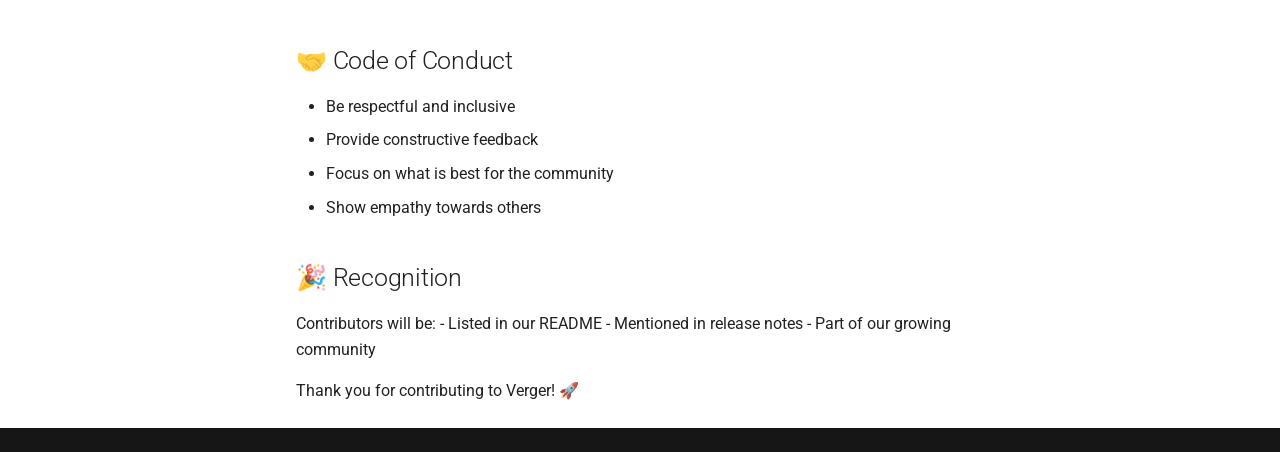
<file: contributing/index.html>
<!doctype html>
<html lang="en" class="no-js">
  <head>
    
      <meta charset="utf-8">
      <meta name="viewport" content="width=device-width,initial-scale=1">
      
      
      
        <link rel="canonical" href="https://zaghlaoui.github.io/verger/contributing/">
      
      
        <link rel="prev" href="../architecture/overview/">
      
      
      
        
      
      
      <link rel="icon" href="../assets/favicon.svg">
      <meta name="generator" content="mkdocs-1.6.1, mkdocs-material-9.7.6">
    
    
      
        <title>Contributing - Verger</title>
      
    
    
      <link rel="stylesheet" href="../assets/stylesheets/main.484c7ddc.min.css">
      
        
        <link rel="stylesheet" href="../assets/stylesheets/palette.ab4e12ef.min.css">
      
      


    
    
      
    
    
      
        
        
        <link rel="preconnect" href="https://fonts.gstatic.com" crossorigin>
        <link rel="stylesheet" href="https://fonts.googleapis.com/css?family=Roboto:300,300i,400,400i,700,700i%7CRoboto+Mono:400,400i,700,700i&display=fallback">
        <style>:root{--md-text-font:"Roboto";--md-code-font:"Roboto Mono"}</style>
      
    
    
      <link rel="stylesheet" href="../assets/_mkdocstrings.css">
    
    <script>__md_scope=new URL("..",location),__md_hash=e=>[...e].reduce(((e,_)=>(e<<5)-e+_.charCodeAt(0)),0),__md_get=(e,_=localStorage,t=__md_scope)=>JSON.parse(_.getItem(t.pathname+"."+e)),__md_set=(e,_,t=localStorage,a=__md_scope)=>{try{t.setItem(a.pathname+"."+e,JSON.stringify(_))}catch(e){}}</script>
    
      

    
    
  </head>
  
  
    
    
      
    
    
    
    
    <body dir="ltr" data-md-color-scheme="default" data-md-color-primary="teal" data-md-color-accent="green">
  
    
    <input class="md-toggle" data-md-toggle="drawer" type="checkbox" id="__drawer" autocomplete="off">
    <input class="md-toggle" data-md-toggle="search" type="checkbox" id="__search" autocomplete="off">
    <label class="md-overlay" for="__drawer"></label>
    <div data-md-component="skip">
      
        
        <a href="#contributing-to-verger" class="md-skip">
          Skip to content
        </a>
      
    </div>
    <div data-md-component="announce">
      
    </div>
    
    
      

<header class="md-header" data-md-component="header">
  <nav class="md-header__inner md-grid" aria-label="Header">
    <a href=".." title="Verger" class="md-header__button md-logo" aria-label="Verger" data-md-component="logo">
      
  
  <svg xmlns="http://www.w3.org/2000/svg" viewBox="0 0 24 24"><path d="M16 12 9 2 2 12h1.86L0 18h7v4h4v-4h7l-3.86-6zm4.14 0H22L15 2l-2.39 3.41L17.92 13h-1.95l3.22 5H24zM13 19h4v3h-4z"/></svg>

    </a>
    <label class="md-header__button md-icon" for="__drawer">
      
      <svg xmlns="http://www.w3.org/2000/svg" viewBox="0 0 24 24"><path d="M3 6h18v2H3zm0 5h18v2H3zm0 5h18v2H3z"/></svg>
    </label>
    <div class="md-header__title" data-md-component="header-title">
      <div class="md-header__ellipsis">
        <div class="md-header__topic">
          <span class="md-ellipsis">
            Verger
          </span>
        </div>
        <div class="md-header__topic" data-md-component="header-topic">
          <span class="md-ellipsis">
            
              Contributing
            
          </span>
        </div>
      </div>
    </div>
    
      
        <form class="md-header__option" data-md-component="palette">
  
    
    
    
    <input class="md-option" data-md-color-media="(prefers-color-scheme: light)" data-md-color-scheme="default" data-md-color-primary="teal" data-md-color-accent="green"  aria-label="Switch to dark mode"  type="radio" name="__palette" id="__palette_0">
    
      <label class="md-header__button md-icon" title="Switch to dark mode" for="__palette_1" hidden>
        <svg xmlns="http://www.w3.org/2000/svg" viewBox="0 0 24 24"><path d="M12 8a4 4 0 0 0-4 4 4 4 0 0 0 4 4 4 4 0 0 0 4-4 4 4 0 0 0-4-4m0 10a6 6 0 0 1-6-6 6 6 0 0 1 6-6 6 6 0 0 1 6 6 6 6 0 0 1-6 6m8-9.31V4h-4.69L12 .69 8.69 4H4v4.69L.69 12 4 15.31V20h4.69L12 23.31 15.31 20H20v-4.69L23.31 12z"/></svg>
      </label>
    
  
    
    
    
    <input class="md-option" data-md-color-media="(prefers-color-scheme: dark)" data-md-color-scheme="slate" data-md-color-primary="black" data-md-color-accent="teal"  aria-label="Switch to light mode"  type="radio" name="__palette" id="__palette_1">
    
      <label class="md-header__button md-icon" title="Switch to light mode" for="__palette_0" hidden>
        <svg xmlns="http://www.w3.org/2000/svg" viewBox="0 0 24 24"><path d="M12 18c-.89 0-1.74-.2-2.5-.55C11.56 16.5 13 14.42 13 12s-1.44-4.5-3.5-5.45C10.26 6.2 11.11 6 12 6a6 6 0 0 1 6 6 6 6 0 0 1-6 6m8-9.31V4h-4.69L12 .69 8.69 4H4v4.69L.69 12 4 15.31V20h4.69L12 23.31 15.31 20H20v-4.69L23.31 12z"/></svg>
      </label>
    
  
</form>
      
    
    
      <script>var palette=__md_get("__palette");if(palette&&palette.color){if("(prefers-color-scheme)"===palette.color.media){var media=matchMedia("(prefers-color-scheme: light)"),input=document.querySelector(media.matches?"[data-md-color-media='(prefers-color-scheme: light)']":"[data-md-color-media='(prefers-color-scheme: dark)']");palette.color.media=input.getAttribute("data-md-color-media"),palette.color.scheme=input.getAttribute("data-md-color-scheme"),palette.color.primary=input.getAttribute("data-md-color-primary"),palette.color.accent=input.getAttribute("data-md-color-accent")}for(var[key,value]of Object.entries(palette.color))document.body.setAttribute("data-md-color-"+key,value)}</script>
    
    
    
      
      
        <label class="md-header__button md-icon" for="__search">
          
          <svg xmlns="http://www.w3.org/2000/svg" viewBox="0 0 24 24"><path d="M9.5 3A6.5 6.5 0 0 1 16 9.5c0 1.61-.59 3.09-1.56 4.23l.27.27h.79l5 5-1.5 1.5-5-5v-.79l-.27-.27A6.52 6.52 0 0 1 9.5 16 6.5 6.5 0 0 1 3 9.5 6.5 6.5 0 0 1 9.5 3m0 2C7 5 5 7 5 9.5S7 14 9.5 14 14 12 14 9.5 12 5 9.5 5"/></svg>
        </label>
        <div class="md-search" data-md-component="search" role="dialog">
  <label class="md-search__overlay" for="__search"></label>
  <div class="md-search__inner" role="search">
    <form class="md-search__form" name="search">
      <input type="text" class="md-search__input" name="query" aria-label="Search" placeholder="Search" autocapitalize="off" autocorrect="off" autocomplete="off" spellcheck="false" data-md-component="search-query" required>
      <label class="md-search__icon md-icon" for="__search">
        
        <svg xmlns="http://www.w3.org/2000/svg" viewBox="0 0 24 24"><path d="M9.5 3A6.5 6.5 0 0 1 16 9.5c0 1.61-.59 3.09-1.56 4.23l.27.27h.79l5 5-1.5 1.5-5-5v-.79l-.27-.27A6.52 6.52 0 0 1 9.5 16 6.5 6.5 0 0 1 3 9.5 6.5 6.5 0 0 1 9.5 3m0 2C7 5 5 7 5 9.5S7 14 9.5 14 14 12 14 9.5 12 5 9.5 5"/></svg>
        
        <svg xmlns="http://www.w3.org/2000/svg" viewBox="0 0 24 24"><path d="M20 11v2H8l5.5 5.5-1.42 1.42L4.16 12l7.92-7.92L13.5 5.5 8 11z"/></svg>
      </label>
      <nav class="md-search__options" aria-label="Search">
        
        <button type="reset" class="md-search__icon md-icon" title="Clear" aria-label="Clear" tabindex="-1">
          
          <svg xmlns="http://www.w3.org/2000/svg" viewBox="0 0 24 24"><path d="M19 6.41 17.59 5 12 10.59 6.41 5 5 6.41 10.59 12 5 17.59 6.41 19 12 13.41 17.59 19 19 17.59 13.41 12z"/></svg>
        </button>
      </nav>
      
        <div class="md-search__suggest" data-md-component="search-suggest"></div>
      
    </form>
    <div class="md-search__output">
      <div class="md-search__scrollwrap" tabindex="0" data-md-scrollfix>
        <div class="md-search-result" data-md-component="search-result">
          <div class="md-search-result__meta">
            Initializing search
          </div>
          <ol class="md-search-result__list" role="presentation"></ol>
        </div>
      </div>
    </div>
  </div>
</div>
      
    
    
      <div class="md-header__source">
        <a href="https://github.com/zaghlaoui/verger" title="Go to repository" class="md-source" data-md-component="source">
  <div class="md-source__icon md-icon">
    
    <svg xmlns="http://www.w3.org/2000/svg" viewBox="0 0 448 512"><!--! Font Awesome Free 7.1.0 by @fontawesome - https://fontawesome.com License - https://fontawesome.com/license/free (Icons: CC BY 4.0, Fonts: SIL OFL 1.1, Code: MIT License) Copyright 2025 Fonticons, Inc.--><path d="M439.6 236.1 244 40.5c-5.4-5.5-12.8-8.5-20.4-8.5s-15 3-20.4 8.4L162.5 81l51.5 51.5c27.1-9.1 52.7 16.8 43.4 43.7l49.7 49.7c34.2-11.8 61.2 31 35.5 56.7-26.5 26.5-70.2-2.9-56-37.3L240.3 199v121.9c25.3 12.5 22.3 41.8 9.1 55-6.4 6.4-15.2 10.1-24.3 10.1s-17.8-3.6-24.3-10.1c-17.6-17.6-11.1-46.9 11.2-56v-123c-20.8-8.5-24.6-30.7-18.6-45L142.6 101 8.5 235.1C3 240.6 0 247.9 0 255.5s3 15 8.5 20.4l195.6 195.7c5.4 5.4 12.7 8.4 20.4 8.4s15-3 20.4-8.4l194.7-194.7c5.4-5.4 8.4-12.8 8.4-20.4s-3-15-8.4-20.4"/></svg>
  </div>
  <div class="md-source__repository">
    GitHub
  </div>
</a>
      </div>
    
  </nav>
  
</header>
    
    <div class="md-container" data-md-component="container">
      
      
        
          
            
<nav class="md-tabs" aria-label="Tabs" data-md-component="tabs">
  <div class="md-grid">
    <ul class="md-tabs__list">
      
        
  
  
  
  
    
    
      <li class="md-tabs__item">
        <a href=".." class="md-tabs__link">
          
  
  
  Home

        </a>
      </li>
    
  

      
        
  
  
  
  
    
    
      <li class="md-tabs__item">
        <a href="../guide/config/" class="md-tabs__link">
          
  
  
  User Guide

        </a>
      </li>
    
  

      
        
  
  
  
  
    
    
      <li class="md-tabs__item">
        <a href="../reference/core/" class="md-tabs__link">
          
  
  
  API Reference

        </a>
      </li>
    
  

      
        
  
  
  
  
    
    
      <li class="md-tabs__item">
        <a href="../architecture/overview/" class="md-tabs__link">
          
  
  
  Architecture

        </a>
      </li>
    
  

      
        
  
  
  
    
  
  
    <li class="md-tabs__item md-tabs__item--active">
      <a href="./" class="md-tabs__link">
        
  
  
    
  
  Contributing

      </a>
    </li>
  

      
    </ul>
  </div>
</nav>
          
        
      
      <main class="md-main" data-md-component="main">
        <div class="md-main__inner md-grid">
          
            
              
              <div class="md-sidebar md-sidebar--primary" data-md-component="sidebar" data-md-type="navigation" >
                <div class="md-sidebar__scrollwrap">
                  <div class="md-sidebar__inner">
                    


  


<nav class="md-nav md-nav--primary md-nav--lifted" aria-label="Navigation" data-md-level="0">
  <label class="md-nav__title" for="__drawer">
    <a href=".." title="Verger" class="md-nav__button md-logo" aria-label="Verger" data-md-component="logo">
      
  
  <svg xmlns="http://www.w3.org/2000/svg" viewBox="0 0 24 24"><path d="M16 12 9 2 2 12h1.86L0 18h7v4h4v-4h7l-3.86-6zm4.14 0H22L15 2l-2.39 3.41L17.92 13h-1.95l3.22 5H24zM13 19h4v3h-4z"/></svg>

    </a>
    Verger
  </label>
  
    <div class="md-nav__source">
      <a href="https://github.com/zaghlaoui/verger" title="Go to repository" class="md-source" data-md-component="source">
  <div class="md-source__icon md-icon">
    
    <svg xmlns="http://www.w3.org/2000/svg" viewBox="0 0 448 512"><!--! Font Awesome Free 7.1.0 by @fontawesome - https://fontawesome.com License - https://fontawesome.com/license/free (Icons: CC BY 4.0, Fonts: SIL OFL 1.1, Code: MIT License) Copyright 2025 Fonticons, Inc.--><path d="M439.6 236.1 244 40.5c-5.4-5.5-12.8-8.5-20.4-8.5s-15 3-20.4 8.4L162.5 81l51.5 51.5c27.1-9.1 52.7 16.8 43.4 43.7l49.7 49.7c34.2-11.8 61.2 31 35.5 56.7-26.5 26.5-70.2-2.9-56-37.3L240.3 199v121.9c25.3 12.5 22.3 41.8 9.1 55-6.4 6.4-15.2 10.1-24.3 10.1s-17.8-3.6-24.3-10.1c-17.6-17.6-11.1-46.9 11.2-56v-123c-20.8-8.5-24.6-30.7-18.6-45L142.6 101 8.5 235.1C3 240.6 0 247.9 0 255.5s3 15 8.5 20.4l195.6 195.7c5.4 5.4 12.7 8.4 20.4 8.4s15-3 20.4-8.4l194.7-194.7c5.4-5.4 8.4-12.8 8.4-20.4s-3-15-8.4-20.4"/></svg>
  </div>
  <div class="md-source__repository">
    GitHub
  </div>
</a>
    </div>
  
  <ul class="md-nav__list" data-md-scrollfix>
    
      
      
  
  
  
  
    
    
    
    
      
      
        
      
    
    
    <li class="md-nav__item md-nav__item--nested">
      
        
        
        <input class="md-nav__toggle md-toggle " type="checkbox" id="__nav_1" >
        
          
          <label class="md-nav__link" for="__nav_1" id="__nav_1_label" tabindex="0">
            
  
  
  <span class="md-ellipsis">
    
  
    Home
  

    
  </span>
  
  

            <span class="md-nav__icon md-icon"></span>
          </label>
        
        <nav class="md-nav" data-md-level="1" aria-labelledby="__nav_1_label" aria-expanded="false">
          <label class="md-nav__title" for="__nav_1">
            <span class="md-nav__icon md-icon"></span>
            
  
    Home
  

          </label>
          <ul class="md-nav__list" data-md-scrollfix>
            
              
                
  
  
  
  
    <li class="md-nav__item">
      <a href=".." class="md-nav__link">
        
  
  
  <span class="md-ellipsis">
    
  
    Verger
  

    
  </span>
  
  

      </a>
    </li>
  

              
            
              
                
  
  
  
  
    <li class="md-nav__item">
      <a href="../quickstart/" class="md-nav__link">
        
  
  
  <span class="md-ellipsis">
    
  
    Quickstart
  

    
  </span>
  
  

      </a>
    </li>
  

              
            
          </ul>
        </nav>
      
    </li>
  

    
      
      
  
  
  
  
    
    
    
    
      
      
        
      
    
    
    <li class="md-nav__item md-nav__item--nested">
      
        
        
        <input class="md-nav__toggle md-toggle " type="checkbox" id="__nav_2" >
        
          
          <label class="md-nav__link" for="__nav_2" id="__nav_2_label" tabindex="0">
            
  
  
  <span class="md-ellipsis">
    
  
    User Guide
  

    
  </span>
  
  

            <span class="md-nav__icon md-icon"></span>
          </label>
        
        <nav class="md-nav" data-md-level="1" aria-labelledby="__nav_2_label" aria-expanded="false">
          <label class="md-nav__title" for="__nav_2">
            <span class="md-nav__icon md-icon"></span>
            
  
    User Guide
  

          </label>
          <ul class="md-nav__list" data-md-scrollfix>
            
              
                
  
  
  
  
    <li class="md-nav__item">
      <a href="../guide/config/" class="md-nav__link">
        
  
  
  <span class="md-ellipsis">
    
  
    Configuration
  

    
  </span>
  
  

      </a>
    </li>
  

              
            
              
                
  
  
  
  
    <li class="md-nav__item">
      <a href="../guide/cli/" class="md-nav__link">
        
  
  
  <span class="md-ellipsis">
    
  
    CLI Usage
  

    
  </span>
  
  

      </a>
    </li>
  

              
            
          </ul>
        </nav>
      
    </li>
  

    
      
      
  
  
  
  
    
    
    
    
      
      
        
      
    
    
    <li class="md-nav__item md-nav__item--nested">
      
        
        
        <input class="md-nav__toggle md-toggle " type="checkbox" id="__nav_3" >
        
          
          <label class="md-nav__link" for="__nav_3" id="__nav_3_label" tabindex="0">
            
  
  
  <span class="md-ellipsis">
    
  
    API Reference
  

    
  </span>
  
  

            <span class="md-nav__icon md-icon"></span>
          </label>
        
        <nav class="md-nav" data-md-level="1" aria-labelledby="__nav_3_label" aria-expanded="false">
          <label class="md-nav__title" for="__nav_3">
            <span class="md-nav__icon md-icon"></span>
            
  
    API Reference
  

          </label>
          <ul class="md-nav__list" data-md-scrollfix>
            
              
                
  
  
  
  
    <li class="md-nav__item">
      <a href="../reference/core/" class="md-nav__link">
        
  
  
  <span class="md-ellipsis">
    
  
    Core Engine
  

    
  </span>
  
  

      </a>
    </li>
  

              
            
              
                
  
  
  
  
    <li class="md-nav__item">
      <a href="../reference/models/" class="md-nav__link">
        
  
  
  <span class="md-ellipsis">
    
  
    Models & Adapters
  

    
  </span>
  
  

      </a>
    </li>
  

              
            
              
                
  
  
  
  
    <li class="md-nav__item">
      <a href="../reference/prompts/" class="md-nav__link">
        
  
  
  <span class="md-ellipsis">
    
  
    Prompts & Adapters
  

    
  </span>
  
  

      </a>
    </li>
  

              
            
              
                
  
  
  
  
    <li class="md-nav__item">
      <a href="../reference/utils/" class="md-nav__link">
        
  
  
  <span class="md-ellipsis">
    
  
    Utilities & CLI
  

    
  </span>
  
  

      </a>
    </li>
  

              
            
          </ul>
        </nav>
      
    </li>
  

    
      
      
  
  
  
  
    
    
    
    
      
      
        
      
    
    
    <li class="md-nav__item md-nav__item--nested">
      
        
        
        <input class="md-nav__toggle md-toggle " type="checkbox" id="__nav_4" >
        
          
          <label class="md-nav__link" for="__nav_4" id="__nav_4_label" tabindex="0">
            
  
  
  <span class="md-ellipsis">
    
  
    Architecture
  

    
  </span>
  
  

            <span class="md-nav__icon md-icon"></span>
          </label>
        
        <nav class="md-nav" data-md-level="1" aria-labelledby="__nav_4_label" aria-expanded="false">
          <label class="md-nav__title" for="__nav_4">
            <span class="md-nav__icon md-icon"></span>
            
  
    Architecture
  

          </label>
          <ul class="md-nav__list" data-md-scrollfix>
            
              
                
  
  
  
  
    <li class="md-nav__item">
      <a href="../architecture/overview/" class="md-nav__link">
        
  
  
  <span class="md-ellipsis">
    
  
    Overview
  

    
  </span>
  
  

      </a>
    </li>
  

              
            
          </ul>
        </nav>
      
    </li>
  

    
      
      
  
  
    
  
  
  
    <li class="md-nav__item md-nav__item--active">
      
      <input class="md-nav__toggle md-toggle" type="checkbox" id="__toc">
      
      
        
      
      
        <label class="md-nav__link md-nav__link--active" for="__toc">
          
  
  
  <span class="md-ellipsis">
    
  
    Contributing
  

    
  </span>
  
  

          <span class="md-nav__icon md-icon"></span>
        </label>
      
      <a href="./" class="md-nav__link md-nav__link--active">
        
  
  
  <span class="md-ellipsis">
    
  
    Contributing
  

    
  </span>
  
  

      </a>
      
        

<nav class="md-nav md-nav--secondary" aria-label="Table of contents">
  
  
  
    
  
  
    <label class="md-nav__title" for="__toc">
      <span class="md-nav__icon md-icon"></span>
      Table of contents
    </label>
    <ul class="md-nav__list" data-md-component="toc" data-md-scrollfix>
      
        <li class="md-nav__item">
  <a href="#quick-start" class="md-nav__link">
    <span class="md-ellipsis">
      
        🚀 Quick Start
      
    </span>
  </a>
  
    <nav class="md-nav" aria-label="🚀 Quick Start">
      <ul class="md-nav__list">
        
          <li class="md-nav__item">
  <a href="#1-fork-and-clone" class="md-nav__link">
    <span class="md-ellipsis">
      
        1. Fork and Clone
      
    </span>
  </a>
  
</li>
        
          <li class="md-nav__item">
  <a href="#2-set-up-development-environment" class="md-nav__link">
    <span class="md-ellipsis">
      
        2. Set Up Development Environment
      
    </span>
  </a>
  
</li>
        
      </ul>
    </nav>
  
</li>
      
        <li class="md-nav__item">
  <a href="#commit-message-format" class="md-nav__link">
    <span class="md-ellipsis">
      
        📝 Commit Message Format
      
    </span>
  </a>
  
    <nav class="md-nav" aria-label="📝 Commit Message Format">
      <ul class="md-nav__list">
        
          <li class="md-nav__item">
  <a href="#format" class="md-nav__link">
    <span class="md-ellipsis">
      
        Format
      
    </span>
  </a>
  
</li>
        
          <li class="md-nav__item">
  <a href="#types" class="md-nav__link">
    <span class="md-ellipsis">
      
        Types
      
    </span>
  </a>
  
</li>
        
          <li class="md-nav__item">
  <a href="#scope-optional" class="md-nav__link">
    <span class="md-ellipsis">
      
        Scope (Optional)
      
    </span>
  </a>
  
</li>
        
          <li class="md-nav__item">
  <a href="#examples" class="md-nav__link">
    <span class="md-ellipsis">
      
        Examples
      
    </span>
  </a>
  
</li>
        
          <li class="md-nav__item">
  <a href="#breaking-changes" class="md-nav__link">
    <span class="md-ellipsis">
      
        Breaking Changes
      
    </span>
  </a>
  
</li>
        
      </ul>
    </nav>
  
</li>
      
        <li class="md-nav__item">
  <a href="#code-quality-standards" class="md-nav__link">
    <span class="md-ellipsis">
      
        🔍 Code Quality Standards
      
    </span>
  </a>
  
    <nav class="md-nav" aria-label="🔍 Code Quality Standards">
      <ul class="md-nav__list">
        
          <li class="md-nav__item">
  <a href="#before-committing" class="md-nav__link">
    <span class="md-ellipsis">
      
        Before Committing
      
    </span>
  </a>
  
</li>
        
          <li class="md-nav__item">
  <a href="#pre-commit-hooks" class="md-nav__link">
    <span class="md-ellipsis">
      
        Pre-commit Hooks
      
    </span>
  </a>
  
</li>
        
          <li class="md-nav__item">
  <a href="#bypassing-hooks-not-recommended" class="md-nav__link">
    <span class="md-ellipsis">
      
        Bypassing Hooks (Not Recommended)
      
    </span>
  </a>
  
</li>
        
      </ul>
    </nav>
  
</li>
      
        <li class="md-nav__item">
  <a href="#testing" class="md-nav__link">
    <span class="md-ellipsis">
      
        🧪 Testing
      
    </span>
  </a>
  
    <nav class="md-nav" aria-label="🧪 Testing">
      <ul class="md-nav__list">
        
          <li class="md-nav__item">
  <a href="#running-tests" class="md-nav__link">
    <span class="md-ellipsis">
      
        Running Tests
      
    </span>
  </a>
  
</li>
        
          <li class="md-nav__item">
  <a href="#writing-tests" class="md-nav__link">
    <span class="md-ellipsis">
      
        Writing Tests
      
    </span>
  </a>
  
</li>
        
      </ul>
    </nav>
  
</li>
      
        <li class="md-nav__item">
  <a href="#security" class="md-nav__link">
    <span class="md-ellipsis">
      
        🔒 Security
      
    </span>
  </a>
  
</li>
      
        <li class="md-nav__item">
  <a href="#pull-request-process" class="md-nav__link">
    <span class="md-ellipsis">
      
        📋 Pull Request Process
      
    </span>
  </a>
  
    <nav class="md-nav" aria-label="📋 Pull Request Process">
      <ul class="md-nav__list">
        
          <li class="md-nav__item">
  <a href="#1-create-a-feature-branch" class="md-nav__link">
    <span class="md-ellipsis">
      
        1. Create a Feature Branch
      
    </span>
  </a>
  
</li>
        
          <li class="md-nav__item">
  <a href="#2-make-your-changes" class="md-nav__link">
    <span class="md-ellipsis">
      
        2. Make Your Changes
      
    </span>
  </a>
  
</li>
        
          <li class="md-nav__item">
  <a href="#3-commit-your-changes" class="md-nav__link">
    <span class="md-ellipsis">
      
        3. Commit Your Changes
      
    </span>
  </a>
  
</li>
        
          <li class="md-nav__item">
  <a href="#4-push-to-your-fork" class="md-nav__link">
    <span class="md-ellipsis">
      
        4. Push to Your Fork
      
    </span>
  </a>
  
</li>
        
          <li class="md-nav__item">
  <a href="#5-open-a-pull-request" class="md-nav__link">
    <span class="md-ellipsis">
      
        5. Open a Pull Request
      
    </span>
  </a>
  
</li>
        
          <li class="md-nav__item">
  <a href="#pr-title-format" class="md-nav__link">
    <span class="md-ellipsis">
      
        PR Title Format
      
    </span>
  </a>
  
</li>
        
          <li class="md-nav__item">
  <a href="#ci-checks" class="md-nav__link">
    <span class="md-ellipsis">
      
        CI Checks
      
    </span>
  </a>
  
</li>
        
      </ul>
    </nav>
  
</li>
      
        <li class="md-nav__item">
  <a href="#development-workflow" class="md-nav__link">
    <span class="md-ellipsis">
      
        🛠️ Development Workflow
      
    </span>
  </a>
  
    <nav class="md-nav" aria-label="🛠️ Development Workflow">
      <ul class="md-nav__list">
        
          <li class="md-nav__item">
  <a href="#daily-development" class="md-nav__link">
    <span class="md-ellipsis">
      
        Daily Development
      
    </span>
  </a>
  
</li>
        
          <li class="md-nav__item">
  <a href="#keeping-your-fork-updated" class="md-nav__link">
    <span class="md-ellipsis">
      
        Keeping Your Fork Updated
      
    </span>
  </a>
  
</li>
        
      </ul>
    </nav>
  
</li>
      
        <li class="md-nav__item">
  <a href="#code-style-guidelines" class="md-nav__link">
    <span class="md-ellipsis">
      
        📚 Code Style Guidelines
      
    </span>
  </a>
  
    <nav class="md-nav" aria-label="📚 Code Style Guidelines">
      <ul class="md-nav__list">
        
          <li class="md-nav__item">
  <a href="#python" class="md-nav__link">
    <span class="md-ellipsis">
      
        Python
      
    </span>
  </a>
  
</li>
        
          <li class="md-nav__item">
  <a href="#documentation" class="md-nav__link">
    <span class="md-ellipsis">
      
        Documentation
      
    </span>
  </a>
  
</li>
        
      </ul>
    </nav>
  
</li>
      
        <li class="md-nav__item">
  <a href="#reporting-bugs" class="md-nav__link">
    <span class="md-ellipsis">
      
        🐛 Reporting Bugs
      
    </span>
  </a>
  
    <nav class="md-nav" aria-label="🐛 Reporting Bugs">
      <ul class="md-nav__list">
        
          <li class="md-nav__item">
  <a href="#before-reporting" class="md-nav__link">
    <span class="md-ellipsis">
      
        Before Reporting
      
    </span>
  </a>
  
</li>
        
          <li class="md-nav__item">
  <a href="#bug-report-template" class="md-nav__link">
    <span class="md-ellipsis">
      
        Bug Report Template
      
    </span>
  </a>
  
</li>
        
      </ul>
    </nav>
  
</li>
      
        <li class="md-nav__item">
  <a href="#feature-requests" class="md-nav__link">
    <span class="md-ellipsis">
      
        💡 Feature Requests
      
    </span>
  </a>
  
</li>
      
        <li class="md-nav__item">
  <a href="#code-of-conduct" class="md-nav__link">
    <span class="md-ellipsis">
      
        🤝 Code of Conduct
      
    </span>
  </a>
  
</li>
      
        <li class="md-nav__item">
  <a href="#recognition" class="md-nav__link">
    <span class="md-ellipsis">
      
        🎉 Recognition
      
    </span>
  </a>
  
</li>
      
    </ul>
  
</nav>
      
    </li>
  

    
  </ul>
</nav>
                  </div>
                </div>
              </div>
            
            
              
              <div class="md-sidebar md-sidebar--secondary" data-md-component="sidebar" data-md-type="toc" >
                <div class="md-sidebar__scrollwrap">
                  <div class="md-sidebar__inner">
                    

<nav class="md-nav md-nav--secondary" aria-label="Table of contents">
  
  
  
    
  
  
    <label class="md-nav__title" for="__toc">
      <span class="md-nav__icon md-icon"></span>
      Table of contents
    </label>
    <ul class="md-nav__list" data-md-component="toc" data-md-scrollfix>
      
        <li class="md-nav__item">
  <a href="#quick-start" class="md-nav__link">
    <span class="md-ellipsis">
      
        🚀 Quick Start
      
    </span>
  </a>
  
    <nav class="md-nav" aria-label="🚀 Quick Start">
      <ul class="md-nav__list">
        
          <li class="md-nav__item">
  <a href="#1-fork-and-clone" class="md-nav__link">
    <span class="md-ellipsis">
      
        1. Fork and Clone
      
    </span>
  </a>
  
</li>
        
          <li class="md-nav__item">
  <a href="#2-set-up-development-environment" class="md-nav__link">
    <span class="md-ellipsis">
      
        2. Set Up Development Environment
      
    </span>
  </a>
  
</li>
        
      </ul>
    </nav>
  
</li>
      
        <li class="md-nav__item">
  <a href="#commit-message-format" class="md-nav__link">
    <span class="md-ellipsis">
      
        📝 Commit Message Format
      
    </span>
  </a>
  
    <nav class="md-nav" aria-label="📝 Commit Message Format">
      <ul class="md-nav__list">
        
          <li class="md-nav__item">
  <a href="#format" class="md-nav__link">
    <span class="md-ellipsis">
      
        Format
      
    </span>
  </a>
  
</li>
        
          <li class="md-nav__item">
  <a href="#types" class="md-nav__link">
    <span class="md-ellipsis">
      
        Types
      
    </span>
  </a>
  
</li>
        
          <li class="md-nav__item">
  <a href="#scope-optional" class="md-nav__link">
    <span class="md-ellipsis">
      
        Scope (Optional)
      
    </span>
  </a>
  
</li>
        
          <li class="md-nav__item">
  <a href="#examples" class="md-nav__link">
    <span class="md-ellipsis">
      
        Examples
      
    </span>
  </a>
  
</li>
        
          <li class="md-nav__item">
  <a href="#breaking-changes" class="md-nav__link">
    <span class="md-ellipsis">
      
        Breaking Changes
      
    </span>
  </a>
  
</li>
        
      </ul>
    </nav>
  
</li>
      
        <li class="md-nav__item">
  <a href="#code-quality-standards" class="md-nav__link">
    <span class="md-ellipsis">
      
        🔍 Code Quality Standards
      
    </span>
  </a>
  
    <nav class="md-nav" aria-label="🔍 Code Quality Standards">
      <ul class="md-nav__list">
        
          <li class="md-nav__item">
  <a href="#before-committing" class="md-nav__link">
    <span class="md-ellipsis">
      
        Before Committing
      
    </span>
  </a>
  
</li>
        
          <li class="md-nav__item">
  <a href="#pre-commit-hooks" class="md-nav__link">
    <span class="md-ellipsis">
      
        Pre-commit Hooks
      
    </span>
  </a>
  
</li>
        
          <li class="md-nav__item">
  <a href="#bypassing-hooks-not-recommended" class="md-nav__link">
    <span class="md-ellipsis">
      
        Bypassing Hooks (Not Recommended)
      
    </span>
  </a>
  
</li>
        
      </ul>
    </nav>
  
</li>
      
        <li class="md-nav__item">
  <a href="#testing" class="md-nav__link">
    <span class="md-ellipsis">
      
        🧪 Testing
      
    </span>
  </a>
  
    <nav class="md-nav" aria-label="🧪 Testing">
      <ul class="md-nav__list">
        
          <li class="md-nav__item">
  <a href="#running-tests" class="md-nav__link">
    <span class="md-ellipsis">
      
        Running Tests
      
    </span>
  </a>
  
</li>
        
          <li class="md-nav__item">
  <a href="#writing-tests" class="md-nav__link">
    <span class="md-ellipsis">
      
        Writing Tests
      
    </span>
  </a>
  
</li>
        
      </ul>
    </nav>
  
</li>
      
        <li class="md-nav__item">
  <a href="#security" class="md-nav__link">
    <span class="md-ellipsis">
      
        🔒 Security
      
    </span>
  </a>
  
</li>
      
        <li class="md-nav__item">
  <a href="#pull-request-process" class="md-nav__link">
    <span class="md-ellipsis">
      
        📋 Pull Request Process
      
    </span>
  </a>
  
    <nav class="md-nav" aria-label="📋 Pull Request Process">
      <ul class="md-nav__list">
        
          <li class="md-nav__item">
  <a href="#1-create-a-feature-branch" class="md-nav__link">
    <span class="md-ellipsis">
      
        1. Create a Feature Branch
      
    </span>
  </a>
  
</li>
        
          <li class="md-nav__item">
  <a href="#2-make-your-changes" class="md-nav__link">
    <span class="md-ellipsis">
      
        2. Make Your Changes
      
    </span>
  </a>
  
</li>
        
          <li class="md-nav__item">
  <a href="#3-commit-your-changes" class="md-nav__link">
    <span class="md-ellipsis">
      
        3. Commit Your Changes
      
    </span>
  </a>
  
</li>
        
          <li class="md-nav__item">
  <a href="#4-push-to-your-fork" class="md-nav__link">
    <span class="md-ellipsis">
      
        4. Push to Your Fork
      
    </span>
  </a>
  
</li>
        
          <li class="md-nav__item">
  <a href="#5-open-a-pull-request" class="md-nav__link">
    <span class="md-ellipsis">
      
        5. Open a Pull Request
      
    </span>
  </a>
  
</li>
        
          <li class="md-nav__item">
  <a href="#pr-title-format" class="md-nav__link">
    <span class="md-ellipsis">
      
        PR Title Format
      
    </span>
  </a>
  
</li>
        
          <li class="md-nav__item">
  <a href="#ci-checks" class="md-nav__link">
    <span class="md-ellipsis">
      
        CI Checks
      
    </span>
  </a>
  
</li>
        
      </ul>
    </nav>
  
</li>
      
        <li class="md-nav__item">
  <a href="#development-workflow" class="md-nav__link">
    <span class="md-ellipsis">
      
        🛠️ Development Workflow
      
    </span>
  </a>
  
    <nav class="md-nav" aria-label="🛠️ Development Workflow">
      <ul class="md-nav__list">
        
          <li class="md-nav__item">
  <a href="#daily-development" class="md-nav__link">
    <span class="md-ellipsis">
      
        Daily Development
      
    </span>
  </a>
  
</li>
        
          <li class="md-nav__item">
  <a href="#keeping-your-fork-updated" class="md-nav__link">
    <span class="md-ellipsis">
      
        Keeping Your Fork Updated
      
    </span>
  </a>
  
</li>
        
      </ul>
    </nav>
  
</li>
      
        <li class="md-nav__item">
  <a href="#code-style-guidelines" class="md-nav__link">
    <span class="md-ellipsis">
      
        📚 Code Style Guidelines
      
    </span>
  </a>
  
    <nav class="md-nav" aria-label="📚 Code Style Guidelines">
      <ul class="md-nav__list">
        
          <li class="md-nav__item">
  <a href="#python" class="md-nav__link">
    <span class="md-ellipsis">
      
        Python
      
    </span>
  </a>
  
</li>
        
          <li class="md-nav__item">
  <a href="#documentation" class="md-nav__link">
    <span class="md-ellipsis">
      
        Documentation
      
    </span>
  </a>
  
</li>
        
      </ul>
    </nav>
  
</li>
      
        <li class="md-nav__item">
  <a href="#reporting-bugs" class="md-nav__link">
    <span class="md-ellipsis">
      
        🐛 Reporting Bugs
      
    </span>
  </a>
  
    <nav class="md-nav" aria-label="🐛 Reporting Bugs">
      <ul class="md-nav__list">
        
          <li class="md-nav__item">
  <a href="#before-reporting" class="md-nav__link">
    <span class="md-ellipsis">
      
        Before Reporting
      
    </span>
  </a>
  
</li>
        
          <li class="md-nav__item">
  <a href="#bug-report-template" class="md-nav__link">
    <span class="md-ellipsis">
      
        Bug Report Template
      
    </span>
  </a>
  
</li>
        
      </ul>
    </nav>
  
</li>
      
        <li class="md-nav__item">
  <a href="#feature-requests" class="md-nav__link">
    <span class="md-ellipsis">
      
        💡 Feature Requests
      
    </span>
  </a>
  
</li>
      
        <li class="md-nav__item">
  <a href="#code-of-conduct" class="md-nav__link">
    <span class="md-ellipsis">
      
        🤝 Code of Conduct
      
    </span>
  </a>
  
</li>
      
        <li class="md-nav__item">
  <a href="#recognition" class="md-nav__link">
    <span class="md-ellipsis">
      
        🎉 Recognition
      
    </span>
  </a>
  
</li>
      
    </ul>
  
</nav>
                  </div>
                </div>
              </div>
            
          
          
            <div class="md-content" data-md-component="content">
              
              <article class="md-content__inner md-typeset">
                
                  


  
  


<h1 id="contributing-to-verger">Contributing to Verger</h1>
<p>Thank you for your interest in contributing to Verger! This guide will help you get started.</p>
<h2 id="quick-start">🚀 Quick Start</h2>
<h3 id="1-fork-and-clone">1. Fork and Clone</h3>
<div class="highlight"><pre><span></span><code>git<span class="w"> </span>clone<span class="w"> </span>https://github.com/YOUR_USERNAME/verger.git
<span class="nb">cd</span><span class="w"> </span>verger
</code></pre></div>
<h3 id="2-set-up-development-environment">2. Set Up Development Environment</h3>
<p><strong>Option 1: Using Make (Recommended)</strong>
<div class="highlight"><pre><span></span><code>make<span class="w"> </span>setup<span class="w">     </span><span class="c1"># Installs dependencies + git hooks</span>
</code></pre></div></p>
<p><strong>Option 2: Using uv directly</strong>
<div class="highlight"><pre><span></span><code>uv<span class="w"> </span>sync<span class="w"> </span>--group<span class="w"> </span>dev
uv<span class="w"> </span>run<span class="w"> </span>pre-commit<span class="w"> </span>install
uv<span class="w"> </span>run<span class="w"> </span>pre-commit<span class="w"> </span>install<span class="w"> </span>--hook-type<span class="w"> </span>commit-msg
</code></pre></div></p>
<p>Git hooks will run before every commit and check:</p>
<ul>
<li>✅ Code formatting (Ruff)</li>
<li>✅ Linting issues (Ruff)</li>
<li>✅ Code modernization (refurb)</li>
<li>✅ Type checking (ty)</li>
<li>✅ Spelling (codespell)</li>
<li>✅ Documentation integrity (mkdocs)</li>
<li>✅ General hygiene (whitespace, line endings, etc.)</li>
<li>✅ Commit message format (Commitizen)</li>
<li>✅ Security issues (Bandit &amp; Detect-secrets)</li>
<li>✅ Tests (pytest - runs on every commit)</li>
</ul>
<h2 id="commit-message-format">📝 Commit Message Format</h2>
<p>We use <a href="https://www.conventionalcommits.org/">Conventional Commits</a> for clear and structured commit history. You can use <code>make cz</code> to help you craft a compliant commit message.</p>
<h3 id="format">Format</h3>
<div class="highlight"><pre><span></span><code>&lt;type&gt;(&lt;scope&gt;): &lt;description&gt;

[optional body]

[optional footer]
</code></pre></div>
<h3 id="types">Types</h3>
<ul>
<li><code>feat</code>: New feature</li>
<li><code>fix</code>: Bug fix</li>
<li><code>docs</code>: Documentation changes</li>
<li><code>style</code>: Code style changes (formatting, no logic change)</li>
<li><code>refactor</code>: Code refactoring</li>
<li><code>perf</code>: Performance improvements</li>
<li><code>test</code>: Adding or updating tests</li>
<li><code>chore</code>: Maintenance tasks (dependencies, build, etc.)</li>
<li><code>ci</code>: CI/CD changes</li>
<li><code>build</code>: Build system changes</li>
</ul>
<h3 id="scope-optional">Scope (Optional)</h3>
<p>Use scope to specify which part of the codebase is affected:
- <code>core</code>, <code>cli</code>, <code>tui</code>, <code>config</code>, <code>models</code>, <code>prompts</code>, <code>tests</code>, <code>docs</code></p>
<h3 id="examples">Examples</h3>
<div class="highlight"><pre><span></span><code><span class="c1"># Good commits ✅</span>
git<span class="w"> </span>commit<span class="w"> </span>-m<span class="w"> </span><span class="s2">&quot;feat: add support for new model provider&quot;</span>
git<span class="w"> </span>commit<span class="w"> </span>-m<span class="w"> </span><span class="s2">&quot;feat(cli): implement verbose logging flag&quot;</span>
git<span class="w"> </span>commit<span class="w"> </span>-m<span class="w"> </span><span class="s2">&quot;fix: resolve config loader environment variable precedence&quot;</span>
git<span class="w"> </span>commit<span class="w"> </span>-m<span class="w"> </span><span class="s2">&quot;fix(tui): handle window resize events correctly&quot;</span>
git<span class="w"> </span>commit<span class="w"> </span>-m<span class="w"> </span><span class="s2">&quot;docs: update architecture overview&quot;</span>
git<span class="w"> </span>commit<span class="w"> </span>-m<span class="w"> </span><span class="s2">&quot;refactor(core): simplify plugin registration&quot;</span>
git<span class="w"> </span>commit<span class="w"> </span>-m<span class="w"> </span><span class="s2">&quot;test(core): add unit tests for prompt registry&quot;</span>
git<span class="w"> </span>commit<span class="w"> </span>-m<span class="w"> </span><span class="s2">&quot;chore: upgrade textual to v8.2.6&quot;</span>

<span class="c1"># Bad commits ❌</span>
git<span class="w"> </span>commit<span class="w"> </span>-m<span class="w"> </span><span class="s2">&quot;fixed stuff&quot;</span>
git<span class="w"> </span>commit<span class="w"> </span>-m<span class="w"> </span><span class="s2">&quot;WIP&quot;</span>
git<span class="w"> </span>commit<span class="w"> </span>-m<span class="w"> </span><span class="s2">&quot;Updated files&quot;</span>
git<span class="w"> </span>commit<span class="w"> </span>-m<span class="w"> </span><span class="s2">&quot;Fix bug&quot;</span>
</code></pre></div>
<h3 id="breaking-changes">Breaking Changes</h3>
<p>If your change breaks backward compatibility, add <code>BREAKING CHANGE:</code> in the footer:</p>
<div class="highlight"><pre><span></span><code>git<span class="w"> </span>commit<span class="w"> </span>-m<span class="w"> </span><span class="s2">&quot;feat(core): redesign plugin interface</span>

<span class="s2">BREAKING CHANGE: The plugin interface now requires an &#39;initialize&#39; method.&quot;</span>
</code></pre></div>
<h2 id="code-quality-standards">🔍 Code Quality Standards</h2>
<h3 id="before-committing">Before Committing</h3>
<p>Run these commands to ensure your code meets our standards:</p>
<div class="highlight"><pre><span></span><code><span class="c1"># Format and fix auto-fixable issues</span>
make<span class="w"> </span>format

<span class="c1"># Check for remaining issues</span>
make<span class="w"> </span>lint

<span class="c1"># Run type checking</span>
make<span class="w"> </span>type-check

<span class="c1"># Suggest code modernizations</span>
make<span class="w"> </span>refurb

<span class="c1"># Run security checks</span>
make<span class="w"> </span>secure

<span class="c1"># Run tests with strict coverage enforcement</span>
make<span class="w"> </span>test-cov

<span class="c1"># Check docstring coverage (100% required)</span>
make<span class="w"> </span>doc-check

<span class="c1"># Run strict documentation build</span>
make<span class="w"> </span>docs-build

<span class="c1"># Find unused code</span>
make<span class="w"> </span>dead-code

<span class="c1"># Check for dependency issues</span>
make<span class="w"> </span>dep-check

<span class="c1"># Run all quality checks at once</span>
make<span class="w"> </span>quality

<span class="c1"># Run all pre-commit hooks manually</span>
make<span class="w"> </span>pre-commit
</code></pre></div>
<h3 id="pre-commit-hooks">Pre-commit Hooks</h3>
<p>The pre-commit hooks will automatically run when you commit. If they fail:</p>
<ol>
<li><strong>Review the errors</strong> - The hooks will show what needs to be fixed</li>
<li><strong>Fix the issues</strong> - Most formatting issues are auto-fixed</li>
<li><strong>Stage the changes</strong> - <code>git add .</code></li>
<li><strong>Commit again</strong> - <code>git commit -m "your message"</code></li>
</ol>
<h3 id="bypassing-hooks-not-recommended">Bypassing Hooks (Not Recommended)</h3>
<p>Only in emergencies:
<div class="highlight"><pre><span></span><code>git<span class="w"> </span>commit<span class="w"> </span>--no-verify<span class="w"> </span>-m<span class="w"> </span><span class="s2">&quot;emergency fix&quot;</span>
</code></pre></div></p>
<p>⚠️ <strong>Warning</strong>: CI will still check your code, so bypassing hooks locally doesn't help!</p>
<h2 id="testing">🧪 Testing</h2>
<h3 id="running-tests">Running Tests</h3>
<div class="highlight"><pre><span></span><code><span class="c1"># Run tests quickly without coverage</span>
make<span class="w"> </span><span class="nb">test</span>

<span class="c1"># Run tests with strict coverage enforcement (min 48%)</span>
make<span class="w"> </span>test-cov

<span class="c1"># Run specific test file</span>
uv<span class="w"> </span>run<span class="w"> </span>pytest<span class="w"> </span>tests/core/config/test_loader.py

<span class="c1"># Run specific test</span>
uv<span class="w"> </span>run<span class="w"> </span>pytest<span class="w"> </span>tests/core/config/test_loader.py::test_loader_env_override
</code></pre></div>
<h3 id="writing-tests">Writing Tests</h3>
<ul>
<li>Place tests in the <code>tests/</code> directory mirroring the <code>src/</code> structure.</li>
<li>Use descriptive test names: <code>test_should_load_config_from_env</code></li>
<li>We use <code>pytest</code> and <code>pytest-asyncio</code> for testing.</li>
</ul>
<h2 id="security">🔒 Security</h2>
<ul>
<li>Never commit secrets, API keys, or credentials</li>
<li>Use environment variables or <code>.env</code> files (which are ignored) for sensitive data</li>
<li>Run <code>make secure</code> to check for secrets and common security issues</li>
<li>Report security vulnerabilities privately to the maintainers</li>
</ul>
<h2 id="pull-request-process">📋 Pull Request Process</h2>
<h3 id="1-create-a-feature-branch">1. Create a Feature Branch</h3>
<div class="highlight"><pre><span></span><code>git<span class="w"> </span>checkout<span class="w"> </span>-b<span class="w"> </span>feat/your-feature-name
<span class="c1"># or</span>
git<span class="w"> </span>checkout<span class="w"> </span>-b<span class="w"> </span>fix/your-bug-fix
</code></pre></div>
<h3 id="2-make-your-changes">2. Make Your Changes</h3>
<ul>
<li>Write clean, readable code</li>
<li>Follow existing code style</li>
<li>Add tests for new features</li>
<li>Update documentation if needed</li>
</ul>
<h3 id="3-commit-your-changes">3. Commit Your Changes</h3>
<div class="highlight"><pre><span></span><code>git<span class="w"> </span>add<span class="w"> </span>.
git<span class="w"> </span>commit<span class="w"> </span>-m<span class="w"> </span><span class="s2">&quot;feat: add amazing feature&quot;</span>
<span class="c1"># or use commitizen</span>
make<span class="w"> </span>cz
</code></pre></div>
<p>The pre-commit hooks will run automatically.</p>
<h3 id="4-push-to-your-fork">4. Push to Your Fork</h3>
<div class="highlight"><pre><span></span><code>git<span class="w"> </span>push<span class="w"> </span>origin<span class="w"> </span>feat/your-feature-name
</code></pre></div>
<h3 id="5-open-a-pull-request">5. Open a Pull Request</h3>
<ul>
<li>Use a clear, descriptive title following Conventional Commits format</li>
<li>Describe what changes you made and why</li>
<li>Reference any related issues</li>
<li>Ensure all CI checks pass</li>
</ul>
<h3 id="pr-title-format">PR Title Format</h3>
<p>Your PR title must follow Conventional Commits:</p>
<div class="highlight"><pre><span></span><code>feat: add local model adapter
fix(cli): resolve configuration path error
docs: update setup guide for windows
</code></pre></div>
<h3 id="ci-checks">CI Checks</h3>
<p>Your PR must pass:
- ✅ Code formatting (Ruff)
- ✅ Linting (Ruff)
- ✅ Type checking (ty)
- ✅ Security checks (Bandit &amp; Detect-secrets)
- ✅ Tests (pytest)
- ✅ Conventional Commits validation</p>
<h2 id="development-workflow">🛠️ Development Workflow</h2>
<h3 id="daily-development">Daily Development</h3>
<div class="highlight"><pre><span></span><code><span class="c1"># 1. Pull latest changes</span>
git<span class="w"> </span>pull<span class="w"> </span>origin<span class="w"> </span>main

<span class="c1"># 2. Create feature branch</span>
git<span class="w"> </span>checkout<span class="w"> </span>-b<span class="w"> </span>feat/my-feature

<span class="c1"># 3. Make changes and test</span>
make<span class="w"> </span>format
make<span class="w"> </span><span class="nb">test</span>

<span class="c1"># 4. Commit (hooks run automatically or use make cz)</span>
make<span class="w"> </span>cz

<span class="c1"># 5. Push</span>
git<span class="w"> </span>push<span class="w"> </span>origin<span class="w"> </span>feat/my-feature

<span class="c1"># 6. Open PR on GitHub</span>
</code></pre></div>
<h3 id="keeping-your-fork-updated">Keeping Your Fork Updated</h3>
<div class="highlight"><pre><span></span><code><span class="c1"># Add upstream remote (once)</span>
git<span class="w"> </span>remote<span class="w"> </span>add<span class="w"> </span>upstream<span class="w"> </span>https://github.com/ZAGHLAOUI/verger.git

<span class="c1"># Update your fork</span>
git<span class="w"> </span>fetch<span class="w"> </span>upstream
git<span class="w"> </span>checkout<span class="w"> </span>main
git<span class="w"> </span>merge<span class="w"> </span>upstream/main
git<span class="w"> </span>push<span class="w"> </span>origin<span class="w"> </span>main
</code></pre></div>
<h2 id="code-style-guidelines">📚 Code Style Guidelines</h2>
<h3 id="python">Python</h3>
<ul>
<li>Follow PEP 8 (enforced by Ruff)</li>
<li>Use type hints for all functions</li>
<li>Keep functions small and focused</li>
<li>Use descriptive variable names</li>
<li>Avoid comments unless necessary (code should be self-documenting)</li>
</ul>
<h3 id="documentation">Documentation</h3>
<ul>
<li>Update <code>README.md</code> for user-facing changes</li>
<li>Update files in <code>docs/</code> if the architecture or guides change</li>
<li>Use Google-style docstrings for public APIs. <strong>100% docstring coverage is mandatory</strong> (enforced by <code>interrogate</code>).</li>
</ul>
<h2 id="reporting-bugs">🐛 Reporting Bugs</h2>
<h3 id="before-reporting">Before Reporting</h3>
<ol>
<li>Check existing issues</li>
<li>Try the latest version</li>
<li>Reproduce the bug consistently</li>
</ol>
<h3 id="bug-report-template">Bug Report Template</h3>
<div class="highlight"><pre><span></span><code><span class="gs">**Describe the bug**</span>
A clear description of what the bug is.

<span class="gs">**To Reproduce**</span>
Steps to reproduce the behavior:
<span class="k">1.</span> ...
<span class="k">2.</span> ...

<span class="gs">**Expected behavior**</span>
What you expected to happen.

<span class="gs">**Environment**</span>
<span class="k">-</span><span class="w"> </span>OS: [e.g., Ubuntu 22.04]
<span class="k">-</span><span class="w"> </span>Python version: [e.g., 3.12]
<span class="k">-</span><span class="w"> </span>Verger version: [e.g., 0.1.0]

<span class="gs">**Additional context**</span>
Any other relevant information.
</code></pre></div>
<h2 id="feature-requests">💡 Feature Requests</h2>
<p>We welcome feature requests! Please:
1. Check if it's already requested
2. Describe the use case
3. Explain why it would be valuable
4. Consider contributing the implementation</p>
<h2 id="code-of-conduct">🤝 Code of Conduct</h2>
<ul>
<li>Be respectful and inclusive</li>
<li>Provide constructive feedback</li>
<li>Focus on what is best for the community</li>
<li>Show empathy towards others</li>
</ul>
<h2 id="recognition">🎉 Recognition</h2>
<p>Contributors will be:
- Listed in our README
- Mentioned in release notes
- Part of our growing community</p>
<p>Thank you for contributing to Verger! 🚀</p>












                
              </article>
            </div>
          
          
<script>var target=document.getElementById(location.hash.slice(1));target&&target.name&&(target.checked=target.name.startsWith("__tabbed_"))</script>
        </div>
        
          <button type="button" class="md-top md-icon" data-md-component="top" hidden>
  
  <svg xmlns="http://www.w3.org/2000/svg" viewBox="0 0 24 24"><path d="M13 20h-2V8l-5.5 5.5-1.42-1.42L12 4.16l7.92 7.92-1.42 1.42L13 8z"/></svg>
  Back to top
</button>
        
      </main>
      
        <footer class="md-footer">
  
  <div class="md-footer-meta md-typeset">
    <div class="md-footer-meta__inner md-grid">
      <div class="md-copyright">
  
  
</div>
      
    </div>
  </div>
</footer>
      
    </div>
    <div class="md-dialog" data-md-component="dialog">
      <div class="md-dialog__inner md-typeset"></div>
    </div>
    
    
    
      
      
      <script id="__config" type="application/json">{"annotate": null, "base": "..", "features": ["navigation.tabs", "navigation.sections", "content.code.copy", "navigation.top", "search.suggest", "search.highlight"], "search": "../assets/javascripts/workers/search.2c215733.min.js", "tags": null, "translations": {"clipboard.copied": "Copied to clipboard", "clipboard.copy": "Copy to clipboard", "search.result.more.one": "1 more on this page", "search.result.more.other": "# more on this page", "search.result.none": "No matching documents", "search.result.one": "1 matching document", "search.result.other": "# matching documents", "search.result.placeholder": "Type to start searching", "search.result.term.missing": "Missing", "select.version": "Select version"}, "version": null}</script>
    
    
      <script src="../assets/javascripts/bundle.79ae519e.min.js"></script>
      
    
  </body>
</html>
</file>
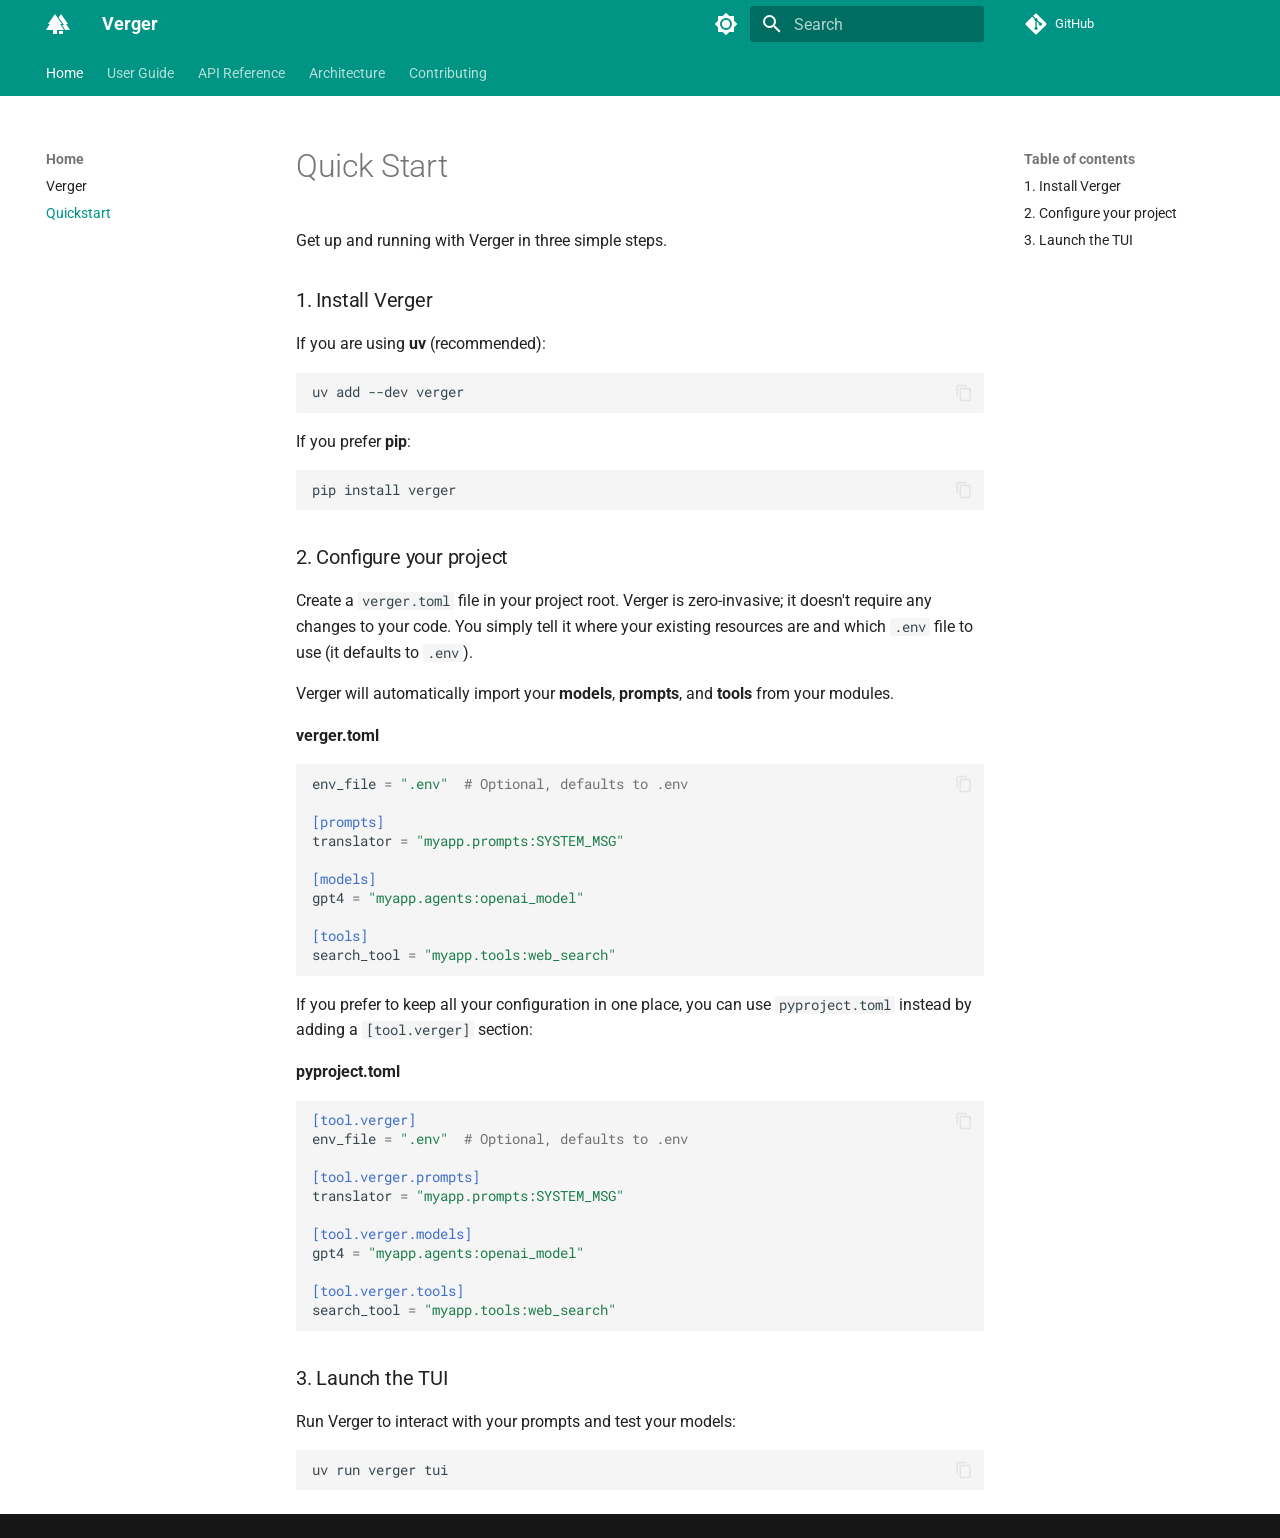
<file: quickstart/index.html>
<!doctype html>
<html lang="en" class="no-js">
  <head>
    
      <meta charset="utf-8">
      <meta name="viewport" content="width=device-width,initial-scale=1">
      
      
      
        <link rel="canonical" href="https://zaghlaoui.github.io/verger/quickstart/">
      
      
        <link rel="prev" href="..">
      
      
        <link rel="next" href="../guide/config/">
      
      
        
      
      
      <link rel="icon" href="../assets/favicon.svg">
      <meta name="generator" content="mkdocs-1.6.1, mkdocs-material-9.7.6">
    
    
      
        <title>Quickstart - Verger</title>
      
    
    
      <link rel="stylesheet" href="../assets/stylesheets/main.484c7ddc.min.css">
      
        
        <link rel="stylesheet" href="../assets/stylesheets/palette.ab4e12ef.min.css">
      
      


    
    
      
    
    
      
        
        
        <link rel="preconnect" href="https://fonts.gstatic.com" crossorigin>
        <link rel="stylesheet" href="https://fonts.googleapis.com/css?family=Roboto:300,300i,400,400i,700,700i%7CRoboto+Mono:400,400i,700,700i&display=fallback">
        <style>:root{--md-text-font:"Roboto";--md-code-font:"Roboto Mono"}</style>
      
    
    
      <link rel="stylesheet" href="../assets/_mkdocstrings.css">
    
    <script>__md_scope=new URL("..",location),__md_hash=e=>[...e].reduce(((e,_)=>(e<<5)-e+_.charCodeAt(0)),0),__md_get=(e,_=localStorage,t=__md_scope)=>JSON.parse(_.getItem(t.pathname+"."+e)),__md_set=(e,_,t=localStorage,a=__md_scope)=>{try{t.setItem(a.pathname+"."+e,JSON.stringify(_))}catch(e){}}</script>
    
      

    
    
  </head>
  
  
    
    
      
    
    
    
    
    <body dir="ltr" data-md-color-scheme="default" data-md-color-primary="teal" data-md-color-accent="green">
  
    
    <input class="md-toggle" data-md-toggle="drawer" type="checkbox" id="__drawer" autocomplete="off">
    <input class="md-toggle" data-md-toggle="search" type="checkbox" id="__search" autocomplete="off">
    <label class="md-overlay" for="__drawer"></label>
    <div data-md-component="skip">
      
        
        <a href="#quick-start" class="md-skip">
          Skip to content
        </a>
      
    </div>
    <div data-md-component="announce">
      
    </div>
    
    
      

<header class="md-header" data-md-component="header">
  <nav class="md-header__inner md-grid" aria-label="Header">
    <a href=".." title="Verger" class="md-header__button md-logo" aria-label="Verger" data-md-component="logo">
      
  
  <svg xmlns="http://www.w3.org/2000/svg" viewBox="0 0 24 24"><path d="M16 12 9 2 2 12h1.86L0 18h7v4h4v-4h7l-3.86-6zm4.14 0H22L15 2l-2.39 3.41L17.92 13h-1.95l3.22 5H24zM13 19h4v3h-4z"/></svg>

    </a>
    <label class="md-header__button md-icon" for="__drawer">
      
      <svg xmlns="http://www.w3.org/2000/svg" viewBox="0 0 24 24"><path d="M3 6h18v2H3zm0 5h18v2H3zm0 5h18v2H3z"/></svg>
    </label>
    <div class="md-header__title" data-md-component="header-title">
      <div class="md-header__ellipsis">
        <div class="md-header__topic">
          <span class="md-ellipsis">
            Verger
          </span>
        </div>
        <div class="md-header__topic" data-md-component="header-topic">
          <span class="md-ellipsis">
            
              Quickstart
            
          </span>
        </div>
      </div>
    </div>
    
      
        <form class="md-header__option" data-md-component="palette">
  
    
    
    
    <input class="md-option" data-md-color-media="(prefers-color-scheme: light)" data-md-color-scheme="default" data-md-color-primary="teal" data-md-color-accent="green"  aria-label="Switch to dark mode"  type="radio" name="__palette" id="__palette_0">
    
      <label class="md-header__button md-icon" title="Switch to dark mode" for="__palette_1" hidden>
        <svg xmlns="http://www.w3.org/2000/svg" viewBox="0 0 24 24"><path d="M12 8a4 4 0 0 0-4 4 4 4 0 0 0 4 4 4 4 0 0 0 4-4 4 4 0 0 0-4-4m0 10a6 6 0 0 1-6-6 6 6 0 0 1 6-6 6 6 0 0 1 6 6 6 6 0 0 1-6 6m8-9.31V4h-4.69L12 .69 8.69 4H4v4.69L.69 12 4 15.31V20h4.69L12 23.31 15.31 20H20v-4.69L23.31 12z"/></svg>
      </label>
    
  
    
    
    
    <input class="md-option" data-md-color-media="(prefers-color-scheme: dark)" data-md-color-scheme="slate" data-md-color-primary="black" data-md-color-accent="teal"  aria-label="Switch to light mode"  type="radio" name="__palette" id="__palette_1">
    
      <label class="md-header__button md-icon" title="Switch to light mode" for="__palette_0" hidden>
        <svg xmlns="http://www.w3.org/2000/svg" viewBox="0 0 24 24"><path d="M12 18c-.89 0-1.74-.2-2.5-.55C11.56 16.5 13 14.42 13 12s-1.44-4.5-3.5-5.45C10.26 6.2 11.11 6 12 6a6 6 0 0 1 6 6 6 6 0 0 1-6 6m8-9.31V4h-4.69L12 .69 8.69 4H4v4.69L.69 12 4 15.31V20h4.69L12 23.31 15.31 20H20v-4.69L23.31 12z"/></svg>
      </label>
    
  
</form>
      
    
    
      <script>var palette=__md_get("__palette");if(palette&&palette.color){if("(prefers-color-scheme)"===palette.color.media){var media=matchMedia("(prefers-color-scheme: light)"),input=document.querySelector(media.matches?"[data-md-color-media='(prefers-color-scheme: light)']":"[data-md-color-media='(prefers-color-scheme: dark)']");palette.color.media=input.getAttribute("data-md-color-media"),palette.color.scheme=input.getAttribute("data-md-color-scheme"),palette.color.primary=input.getAttribute("data-md-color-primary"),palette.color.accent=input.getAttribute("data-md-color-accent")}for(var[key,value]of Object.entries(palette.color))document.body.setAttribute("data-md-color-"+key,value)}</script>
    
    
    
      
      
        <label class="md-header__button md-icon" for="__search">
          
          <svg xmlns="http://www.w3.org/2000/svg" viewBox="0 0 24 24"><path d="M9.5 3A6.5 6.5 0 0 1 16 9.5c0 1.61-.59 3.09-1.56 4.23l.27.27h.79l5 5-1.5 1.5-5-5v-.79l-.27-.27A6.52 6.52 0 0 1 9.5 16 6.5 6.5 0 0 1 3 9.5 6.5 6.5 0 0 1 9.5 3m0 2C7 5 5 7 5 9.5S7 14 9.5 14 14 12 14 9.5 12 5 9.5 5"/></svg>
        </label>
        <div class="md-search" data-md-component="search" role="dialog">
  <label class="md-search__overlay" for="__search"></label>
  <div class="md-search__inner" role="search">
    <form class="md-search__form" name="search">
      <input type="text" class="md-search__input" name="query" aria-label="Search" placeholder="Search" autocapitalize="off" autocorrect="off" autocomplete="off" spellcheck="false" data-md-component="search-query" required>
      <label class="md-search__icon md-icon" for="__search">
        
        <svg xmlns="http://www.w3.org/2000/svg" viewBox="0 0 24 24"><path d="M9.5 3A6.5 6.5 0 0 1 16 9.5c0 1.61-.59 3.09-1.56 4.23l.27.27h.79l5 5-1.5 1.5-5-5v-.79l-.27-.27A6.52 6.52 0 0 1 9.5 16 6.5 6.5 0 0 1 3 9.5 6.5 6.5 0 0 1 9.5 3m0 2C7 5 5 7 5 9.5S7 14 9.5 14 14 12 14 9.5 12 5 9.5 5"/></svg>
        
        <svg xmlns="http://www.w3.org/2000/svg" viewBox="0 0 24 24"><path d="M20 11v2H8l5.5 5.5-1.42 1.42L4.16 12l7.92-7.92L13.5 5.5 8 11z"/></svg>
      </label>
      <nav class="md-search__options" aria-label="Search">
        
        <button type="reset" class="md-search__icon md-icon" title="Clear" aria-label="Clear" tabindex="-1">
          
          <svg xmlns="http://www.w3.org/2000/svg" viewBox="0 0 24 24"><path d="M19 6.41 17.59 5 12 10.59 6.41 5 5 6.41 10.59 12 5 17.59 6.41 19 12 13.41 17.59 19 19 17.59 13.41 12z"/></svg>
        </button>
      </nav>
      
        <div class="md-search__suggest" data-md-component="search-suggest"></div>
      
    </form>
    <div class="md-search__output">
      <div class="md-search__scrollwrap" tabindex="0" data-md-scrollfix>
        <div class="md-search-result" data-md-component="search-result">
          <div class="md-search-result__meta">
            Initializing search
          </div>
          <ol class="md-search-result__list" role="presentation"></ol>
        </div>
      </div>
    </div>
  </div>
</div>
      
    
    
      <div class="md-header__source">
        <a href="https://github.com/zaghlaoui/verger" title="Go to repository" class="md-source" data-md-component="source">
  <div class="md-source__icon md-icon">
    
    <svg xmlns="http://www.w3.org/2000/svg" viewBox="0 0 448 512"><!--! Font Awesome Free 7.1.0 by @fontawesome - https://fontawesome.com License - https://fontawesome.com/license/free (Icons: CC BY 4.0, Fonts: SIL OFL 1.1, Code: MIT License) Copyright 2025 Fonticons, Inc.--><path d="M439.6 236.1 244 40.5c-5.4-5.5-12.8-8.5-20.4-8.5s-15 3-20.4 8.4L162.5 81l51.5 51.5c27.1-9.1 52.7 16.8 43.4 43.7l49.7 49.7c34.2-11.8 61.2 31 35.5 56.7-26.5 26.5-70.2-2.9-56-37.3L240.3 199v121.9c25.3 12.5 22.3 41.8 9.1 55-6.4 6.4-15.2 10.1-24.3 10.1s-17.8-3.6-24.3-10.1c-17.6-17.6-11.1-46.9 11.2-56v-123c-20.8-8.5-24.6-30.7-18.6-45L142.6 101 8.5 235.1C3 240.6 0 247.9 0 255.5s3 15 8.5 20.4l195.6 195.7c5.4 5.4 12.7 8.4 20.4 8.4s15-3 20.4-8.4l194.7-194.7c5.4-5.4 8.4-12.8 8.4-20.4s-3-15-8.4-20.4"/></svg>
  </div>
  <div class="md-source__repository">
    GitHub
  </div>
</a>
      </div>
    
  </nav>
  
</header>
    
    <div class="md-container" data-md-component="container">
      
      
        
          
            
<nav class="md-tabs" aria-label="Tabs" data-md-component="tabs">
  <div class="md-grid">
    <ul class="md-tabs__list">
      
        
  
  
  
    
  
  
    
    
      <li class="md-tabs__item md-tabs__item--active">
        <a href=".." class="md-tabs__link">
          
  
  
  Home

        </a>
      </li>
    
  

      
        
  
  
  
  
    
    
      <li class="md-tabs__item">
        <a href="../guide/config/" class="md-tabs__link">
          
  
  
  User Guide

        </a>
      </li>
    
  

      
        
  
  
  
  
    
    
      <li class="md-tabs__item">
        <a href="../reference/core/" class="md-tabs__link">
          
  
  
  API Reference

        </a>
      </li>
    
  

      
        
  
  
  
  
    
    
      <li class="md-tabs__item">
        <a href="../architecture/overview/" class="md-tabs__link">
          
  
  
  Architecture

        </a>
      </li>
    
  

      
        
  
  
  
  
    <li class="md-tabs__item">
      <a href="../contributing/" class="md-tabs__link">
        
  
  
    
  
  Contributing

      </a>
    </li>
  

      
    </ul>
  </div>
</nav>
          
        
      
      <main class="md-main" data-md-component="main">
        <div class="md-main__inner md-grid">
          
            
              
              <div class="md-sidebar md-sidebar--primary" data-md-component="sidebar" data-md-type="navigation" >
                <div class="md-sidebar__scrollwrap">
                  <div class="md-sidebar__inner">
                    


  


<nav class="md-nav md-nav--primary md-nav--lifted" aria-label="Navigation" data-md-level="0">
  <label class="md-nav__title" for="__drawer">
    <a href=".." title="Verger" class="md-nav__button md-logo" aria-label="Verger" data-md-component="logo">
      
  
  <svg xmlns="http://www.w3.org/2000/svg" viewBox="0 0 24 24"><path d="M16 12 9 2 2 12h1.86L0 18h7v4h4v-4h7l-3.86-6zm4.14 0H22L15 2l-2.39 3.41L17.92 13h-1.95l3.22 5H24zM13 19h4v3h-4z"/></svg>

    </a>
    Verger
  </label>
  
    <div class="md-nav__source">
      <a href="https://github.com/zaghlaoui/verger" title="Go to repository" class="md-source" data-md-component="source">
  <div class="md-source__icon md-icon">
    
    <svg xmlns="http://www.w3.org/2000/svg" viewBox="0 0 448 512"><!--! Font Awesome Free 7.1.0 by @fontawesome - https://fontawesome.com License - https://fontawesome.com/license/free (Icons: CC BY 4.0, Fonts: SIL OFL 1.1, Code: MIT License) Copyright 2025 Fonticons, Inc.--><path d="M439.6 236.1 244 40.5c-5.4-5.5-12.8-8.5-20.4-8.5s-15 3-20.4 8.4L162.5 81l51.5 51.5c27.1-9.1 52.7 16.8 43.4 43.7l49.7 49.7c34.2-11.8 61.2 31 35.5 56.7-26.5 26.5-70.2-2.9-56-37.3L240.3 199v121.9c25.3 12.5 22.3 41.8 9.1 55-6.4 6.4-15.2 10.1-24.3 10.1s-17.8-3.6-24.3-10.1c-17.6-17.6-11.1-46.9 11.2-56v-123c-20.8-8.5-24.6-30.7-18.6-45L142.6 101 8.5 235.1C3 240.6 0 247.9 0 255.5s3 15 8.5 20.4l195.6 195.7c5.4 5.4 12.7 8.4 20.4 8.4s15-3 20.4-8.4l194.7-194.7c5.4-5.4 8.4-12.8 8.4-20.4s-3-15-8.4-20.4"/></svg>
  </div>
  <div class="md-source__repository">
    GitHub
  </div>
</a>
    </div>
  
  <ul class="md-nav__list" data-md-scrollfix>
    
      
      
  
  
    
  
  
  
    
    
    
    
      
        
        
      
      
        
      
    
    
    <li class="md-nav__item md-nav__item--active md-nav__item--section md-nav__item--nested">
      
        
        
        <input class="md-nav__toggle md-toggle " type="checkbox" id="__nav_1" checked>
        
          
          <label class="md-nav__link" for="__nav_1" id="__nav_1_label" tabindex="">
            
  
  
  <span class="md-ellipsis">
    
  
    Home
  

    
  </span>
  
  

            <span class="md-nav__icon md-icon"></span>
          </label>
        
        <nav class="md-nav" data-md-level="1" aria-labelledby="__nav_1_label" aria-expanded="true">
          <label class="md-nav__title" for="__nav_1">
            <span class="md-nav__icon md-icon"></span>
            
  
    Home
  

          </label>
          <ul class="md-nav__list" data-md-scrollfix>
            
              
                
  
  
  
  
    <li class="md-nav__item">
      <a href=".." class="md-nav__link">
        
  
  
  <span class="md-ellipsis">
    
  
    Verger
  

    
  </span>
  
  

      </a>
    </li>
  

              
            
              
                
  
  
    
  
  
  
    <li class="md-nav__item md-nav__item--active">
      
      <input class="md-nav__toggle md-toggle" type="checkbox" id="__toc">
      
      
        
      
      
        <label class="md-nav__link md-nav__link--active" for="__toc">
          
  
  
  <span class="md-ellipsis">
    
  
    Quickstart
  

    
  </span>
  
  

          <span class="md-nav__icon md-icon"></span>
        </label>
      
      <a href="./" class="md-nav__link md-nav__link--active">
        
  
  
  <span class="md-ellipsis">
    
  
    Quickstart
  

    
  </span>
  
  

      </a>
      
        

<nav class="md-nav md-nav--secondary" aria-label="Table of contents">
  
  
  
    
  
  
    <label class="md-nav__title" for="__toc">
      <span class="md-nav__icon md-icon"></span>
      Table of contents
    </label>
    <ul class="md-nav__list" data-md-component="toc" data-md-scrollfix>
      
        <li class="md-nav__item">
  <a href="#1-install-verger" class="md-nav__link">
    <span class="md-ellipsis">
      
        1. Install Verger
      
    </span>
  </a>
  
</li>
      
        <li class="md-nav__item">
  <a href="#2-configure-your-project" class="md-nav__link">
    <span class="md-ellipsis">
      
        2. Configure your project
      
    </span>
  </a>
  
</li>
      
        <li class="md-nav__item">
  <a href="#3-launch-the-tui" class="md-nav__link">
    <span class="md-ellipsis">
      
        3. Launch the TUI
      
    </span>
  </a>
  
</li>
      
    </ul>
  
</nav>
      
    </li>
  

              
            
          </ul>
        </nav>
      
    </li>
  

    
      
      
  
  
  
  
    
    
    
    
      
      
        
      
    
    
    <li class="md-nav__item md-nav__item--nested">
      
        
        
        <input class="md-nav__toggle md-toggle " type="checkbox" id="__nav_2" >
        
          
          <label class="md-nav__link" for="__nav_2" id="__nav_2_label" tabindex="0">
            
  
  
  <span class="md-ellipsis">
    
  
    User Guide
  

    
  </span>
  
  

            <span class="md-nav__icon md-icon"></span>
          </label>
        
        <nav class="md-nav" data-md-level="1" aria-labelledby="__nav_2_label" aria-expanded="false">
          <label class="md-nav__title" for="__nav_2">
            <span class="md-nav__icon md-icon"></span>
            
  
    User Guide
  

          </label>
          <ul class="md-nav__list" data-md-scrollfix>
            
              
                
  
  
  
  
    <li class="md-nav__item">
      <a href="../guide/config/" class="md-nav__link">
        
  
  
  <span class="md-ellipsis">
    
  
    Configuration
  

    
  </span>
  
  

      </a>
    </li>
  

              
            
              
                
  
  
  
  
    <li class="md-nav__item">
      <a href="../guide/cli/" class="md-nav__link">
        
  
  
  <span class="md-ellipsis">
    
  
    CLI Usage
  

    
  </span>
  
  

      </a>
    </li>
  

              
            
          </ul>
        </nav>
      
    </li>
  

    
      
      
  
  
  
  
    
    
    
    
      
      
        
      
    
    
    <li class="md-nav__item md-nav__item--nested">
      
        
        
        <input class="md-nav__toggle md-toggle " type="checkbox" id="__nav_3" >
        
          
          <label class="md-nav__link" for="__nav_3" id="__nav_3_label" tabindex="0">
            
  
  
  <span class="md-ellipsis">
    
  
    API Reference
  

    
  </span>
  
  

            <span class="md-nav__icon md-icon"></span>
          </label>
        
        <nav class="md-nav" data-md-level="1" aria-labelledby="__nav_3_label" aria-expanded="false">
          <label class="md-nav__title" for="__nav_3">
            <span class="md-nav__icon md-icon"></span>
            
  
    API Reference
  

          </label>
          <ul class="md-nav__list" data-md-scrollfix>
            
              
                
  
  
  
  
    <li class="md-nav__item">
      <a href="../reference/core/" class="md-nav__link">
        
  
  
  <span class="md-ellipsis">
    
  
    Core Engine
  

    
  </span>
  
  

      </a>
    </li>
  

              
            
              
                
  
  
  
  
    <li class="md-nav__item">
      <a href="../reference/models/" class="md-nav__link">
        
  
  
  <span class="md-ellipsis">
    
  
    Models & Adapters
  

    
  </span>
  
  

      </a>
    </li>
  

              
            
              
                
  
  
  
  
    <li class="md-nav__item">
      <a href="../reference/prompts/" class="md-nav__link">
        
  
  
  <span class="md-ellipsis">
    
  
    Prompts & Adapters
  

    
  </span>
  
  

      </a>
    </li>
  

              
            
              
                
  
  
  
  
    <li class="md-nav__item">
      <a href="../reference/utils/" class="md-nav__link">
        
  
  
  <span class="md-ellipsis">
    
  
    Utilities & CLI
  

    
  </span>
  
  

      </a>
    </li>
  

              
            
          </ul>
        </nav>
      
    </li>
  

    
      
      
  
  
  
  
    
    
    
    
      
      
        
      
    
    
    <li class="md-nav__item md-nav__item--nested">
      
        
        
        <input class="md-nav__toggle md-toggle " type="checkbox" id="__nav_4" >
        
          
          <label class="md-nav__link" for="__nav_4" id="__nav_4_label" tabindex="0">
            
  
  
  <span class="md-ellipsis">
    
  
    Architecture
  

    
  </span>
  
  

            <span class="md-nav__icon md-icon"></span>
          </label>
        
        <nav class="md-nav" data-md-level="1" aria-labelledby="__nav_4_label" aria-expanded="false">
          <label class="md-nav__title" for="__nav_4">
            <span class="md-nav__icon md-icon"></span>
            
  
    Architecture
  

          </label>
          <ul class="md-nav__list" data-md-scrollfix>
            
              
                
  
  
  
  
    <li class="md-nav__item">
      <a href="../architecture/overview/" class="md-nav__link">
        
  
  
  <span class="md-ellipsis">
    
  
    Overview
  

    
  </span>
  
  

      </a>
    </li>
  

              
            
          </ul>
        </nav>
      
    </li>
  

    
      
      
  
  
  
  
    <li class="md-nav__item">
      <a href="../contributing/" class="md-nav__link">
        
  
  
  <span class="md-ellipsis">
    
  
    Contributing
  

    
  </span>
  
  

      </a>
    </li>
  

    
  </ul>
</nav>
                  </div>
                </div>
              </div>
            
            
              
              <div class="md-sidebar md-sidebar--secondary" data-md-component="sidebar" data-md-type="toc" >
                <div class="md-sidebar__scrollwrap">
                  <div class="md-sidebar__inner">
                    

<nav class="md-nav md-nav--secondary" aria-label="Table of contents">
  
  
  
    
  
  
    <label class="md-nav__title" for="__toc">
      <span class="md-nav__icon md-icon"></span>
      Table of contents
    </label>
    <ul class="md-nav__list" data-md-component="toc" data-md-scrollfix>
      
        <li class="md-nav__item">
  <a href="#1-install-verger" class="md-nav__link">
    <span class="md-ellipsis">
      
        1. Install Verger
      
    </span>
  </a>
  
</li>
      
        <li class="md-nav__item">
  <a href="#2-configure-your-project" class="md-nav__link">
    <span class="md-ellipsis">
      
        2. Configure your project
      
    </span>
  </a>
  
</li>
      
        <li class="md-nav__item">
  <a href="#3-launch-the-tui" class="md-nav__link">
    <span class="md-ellipsis">
      
        3. Launch the TUI
      
    </span>
  </a>
  
</li>
      
    </ul>
  
</nav>
                  </div>
                </div>
              </div>
            
          
          
            <div class="md-content" data-md-component="content">
              
              <article class="md-content__inner md-typeset">
                
                  


  
  


<h1 id="quick-start">Quick Start</h1>
<p>Get up and running with Verger in three simple steps.</p>
<h3 id="1-install-verger">1. Install Verger</h3>
<p>If you are using <strong>uv</strong> (recommended):
<div class="highlight"><pre><span></span><code>uv<span class="w"> </span>add<span class="w"> </span>--dev<span class="w"> </span>verger
</code></pre></div></p>
<p>If you prefer <strong>pip</strong>:
<div class="highlight"><pre><span></span><code>pip<span class="w"> </span>install<span class="w"> </span>verger
</code></pre></div></p>
<h3 id="2-configure-your-project">2. Configure your project</h3>
<p>Create a <code>verger.toml</code> file in your project root. Verger is zero-invasive; it doesn't require any changes to your code. You simply tell it where your existing resources are and which <code>.env</code> file to use (it defaults to <code>.env</code>).</p>
<p>Verger will automatically import your <strong>models</strong>, <strong>prompts</strong>, and <strong>tools</strong> from your modules.</p>
<p><strong>verger.toml</strong>
<div class="highlight"><pre><span></span><code><span class="n">env_file</span><span class="w"> </span><span class="o">=</span><span class="w"> </span><span class="s2">&quot;.env&quot;</span><span class="w">  </span><span class="c1"># Optional, defaults to .env</span>

<span class="k">[prompts]</span>
<span class="n">translator</span><span class="w"> </span><span class="o">=</span><span class="w"> </span><span class="s2">&quot;myapp.prompts:SYSTEM_MSG&quot;</span>

<span class="k">[models]</span>
<span class="n">gpt4</span><span class="w"> </span><span class="o">=</span><span class="w"> </span><span class="s2">&quot;myapp.agents:openai_model&quot;</span>

<span class="k">[tools]</span>
<span class="n">search_tool</span><span class="w"> </span><span class="o">=</span><span class="w"> </span><span class="s2">&quot;myapp.tools:web_search&quot;</span>
</code></pre></div></p>
<p>If you prefer to keep all your configuration in one place, you can use <code>pyproject.toml</code> instead by adding a <code>[tool.verger]</code> section:</p>
<p><strong>pyproject.toml</strong>
<div class="highlight"><pre><span></span><code><span class="k">[tool.verger]</span>
<span class="n">env_file</span><span class="w"> </span><span class="o">=</span><span class="w"> </span><span class="s2">&quot;.env&quot;</span><span class="w">  </span><span class="c1"># Optional, defaults to .env</span>

<span class="k">[tool.verger.prompts]</span>
<span class="n">translator</span><span class="w"> </span><span class="o">=</span><span class="w"> </span><span class="s2">&quot;myapp.prompts:SYSTEM_MSG&quot;</span>

<span class="k">[tool.verger.models]</span>
<span class="n">gpt4</span><span class="w"> </span><span class="o">=</span><span class="w"> </span><span class="s2">&quot;myapp.agents:openai_model&quot;</span>

<span class="k">[tool.verger.tools]</span>
<span class="n">search_tool</span><span class="w"> </span><span class="o">=</span><span class="w"> </span><span class="s2">&quot;myapp.tools:web_search&quot;</span>
</code></pre></div></p>
<h3 id="3-launch-the-tui">3. Launch the TUI</h3>
<p>Run Verger to interact with your prompts and test your models:</p>
<div class="highlight"><pre><span></span><code>uv<span class="w"> </span>run<span class="w"> </span>verger<span class="w"> </span>tui
</code></pre></div>












                
              </article>
            </div>
          
          
<script>var target=document.getElementById(location.hash.slice(1));target&&target.name&&(target.checked=target.name.startsWith("__tabbed_"))</script>
        </div>
        
          <button type="button" class="md-top md-icon" data-md-component="top" hidden>
  
  <svg xmlns="http://www.w3.org/2000/svg" viewBox="0 0 24 24"><path d="M13 20h-2V8l-5.5 5.5-1.42-1.42L12 4.16l7.92 7.92-1.42 1.42L13 8z"/></svg>
  Back to top
</button>
        
      </main>
      
        <footer class="md-footer">
  
  <div class="md-footer-meta md-typeset">
    <div class="md-footer-meta__inner md-grid">
      <div class="md-copyright">
  
  
</div>
      
    </div>
  </div>
</footer>
      
    </div>
    <div class="md-dialog" data-md-component="dialog">
      <div class="md-dialog__inner md-typeset"></div>
    </div>
    
    
    
      
      
      <script id="__config" type="application/json">{"annotate": null, "base": "..", "features": ["navigation.tabs", "navigation.sections", "content.code.copy", "navigation.top", "search.suggest", "search.highlight"], "search": "../assets/javascripts/workers/search.2c215733.min.js", "tags": null, "translations": {"clipboard.copied": "Copied to clipboard", "clipboard.copy": "Copy to clipboard", "search.result.more.one": "1 more on this page", "search.result.more.other": "# more on this page", "search.result.none": "No matching documents", "search.result.one": "1 matching document", "search.result.other": "# matching documents", "search.result.placeholder": "Type to start searching", "search.result.term.missing": "Missing", "select.version": "Select version"}, "version": null}</script>
    
    
      <script src="../assets/javascripts/bundle.79ae519e.min.js"></script>
      
    
  </body>
</html>
</file>
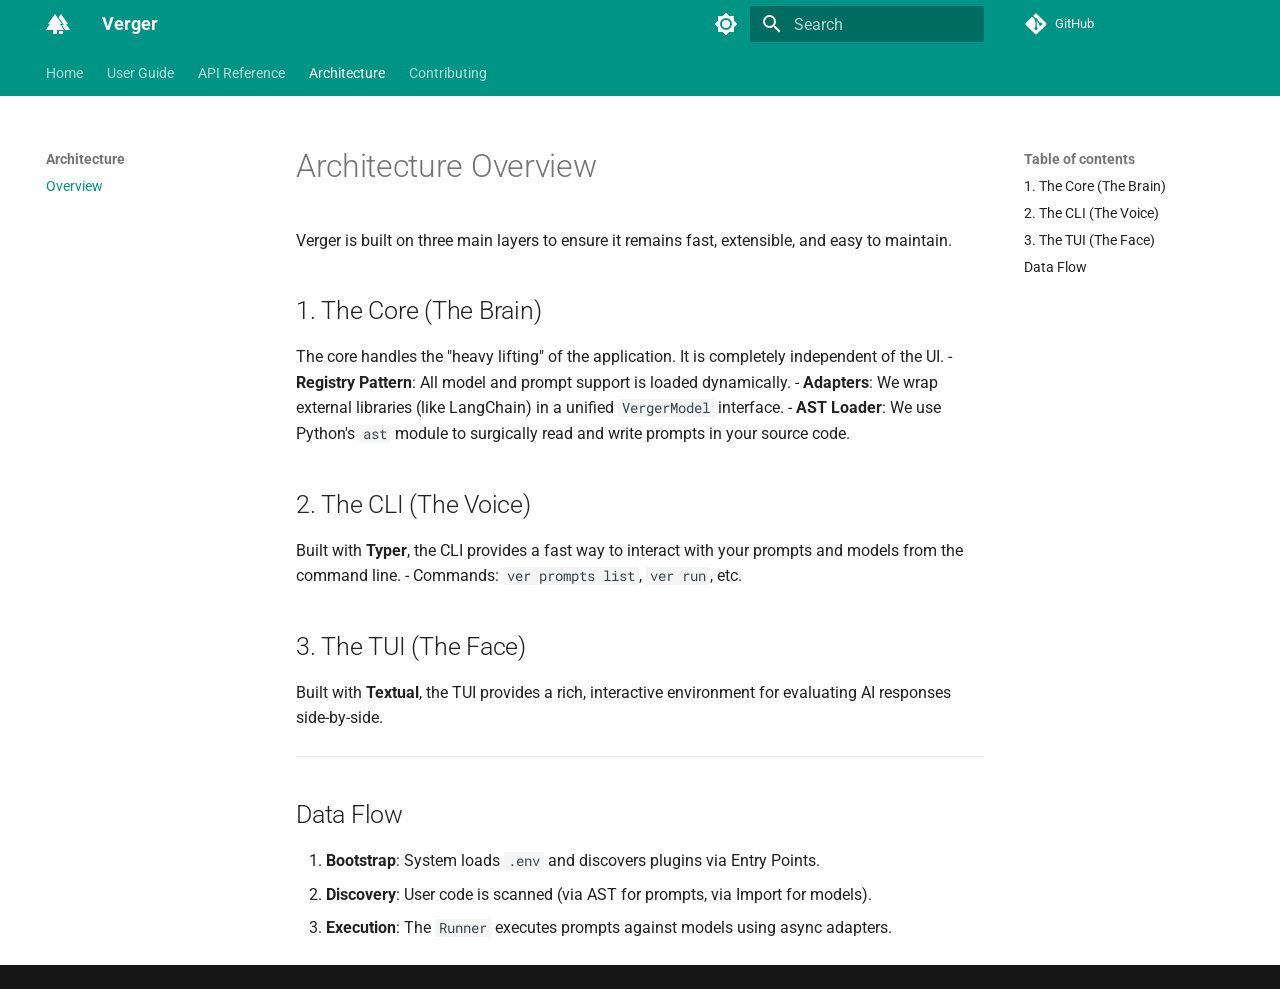
<file: architecture/overview/index.html>
<!doctype html>
<html lang="en" class="no-js">
  <head>
    
      <meta charset="utf-8">
      <meta name="viewport" content="width=device-width,initial-scale=1">
      
      
      
        <link rel="canonical" href="https://zaghlaoui.github.io/verger/architecture/overview/">
      
      
        <link rel="prev" href="../../reference/utils/">
      
      
        <link rel="next" href="../../contributing/">
      
      
        
      
      
      <link rel="icon" href="../../assets/favicon.svg">
      <meta name="generator" content="mkdocs-1.6.1, mkdocs-material-9.7.6">
    
    
      
        <title>Overview - Verger</title>
      
    
    
      <link rel="stylesheet" href="../../assets/stylesheets/main.484c7ddc.min.css">
      
        
        <link rel="stylesheet" href="../../assets/stylesheets/palette.ab4e12ef.min.css">
      
      


    
    
      
    
    
      
        
        
        <link rel="preconnect" href="https://fonts.gstatic.com" crossorigin>
        <link rel="stylesheet" href="https://fonts.googleapis.com/css?family=Roboto:300,300i,400,400i,700,700i%7CRoboto+Mono:400,400i,700,700i&display=fallback">
        <style>:root{--md-text-font:"Roboto";--md-code-font:"Roboto Mono"}</style>
      
    
    
      <link rel="stylesheet" href="../../assets/_mkdocstrings.css">
    
    <script>__md_scope=new URL("../..",location),__md_hash=e=>[...e].reduce(((e,_)=>(e<<5)-e+_.charCodeAt(0)),0),__md_get=(e,_=localStorage,t=__md_scope)=>JSON.parse(_.getItem(t.pathname+"."+e)),__md_set=(e,_,t=localStorage,a=__md_scope)=>{try{t.setItem(a.pathname+"."+e,JSON.stringify(_))}catch(e){}}</script>
    
      

    
    
  </head>
  
  
    
    
      
    
    
    
    
    <body dir="ltr" data-md-color-scheme="default" data-md-color-primary="teal" data-md-color-accent="green">
  
    
    <input class="md-toggle" data-md-toggle="drawer" type="checkbox" id="__drawer" autocomplete="off">
    <input class="md-toggle" data-md-toggle="search" type="checkbox" id="__search" autocomplete="off">
    <label class="md-overlay" for="__drawer"></label>
    <div data-md-component="skip">
      
        
        <a href="#architecture-overview" class="md-skip">
          Skip to content
        </a>
      
    </div>
    <div data-md-component="announce">
      
    </div>
    
    
      

<header class="md-header" data-md-component="header">
  <nav class="md-header__inner md-grid" aria-label="Header">
    <a href="../.." title="Verger" class="md-header__button md-logo" aria-label="Verger" data-md-component="logo">
      
  
  <svg xmlns="http://www.w3.org/2000/svg" viewBox="0 0 24 24"><path d="M16 12 9 2 2 12h1.86L0 18h7v4h4v-4h7l-3.86-6zm4.14 0H22L15 2l-2.39 3.41L17.92 13h-1.95l3.22 5H24zM13 19h4v3h-4z"/></svg>

    </a>
    <label class="md-header__button md-icon" for="__drawer">
      
      <svg xmlns="http://www.w3.org/2000/svg" viewBox="0 0 24 24"><path d="M3 6h18v2H3zm0 5h18v2H3zm0 5h18v2H3z"/></svg>
    </label>
    <div class="md-header__title" data-md-component="header-title">
      <div class="md-header__ellipsis">
        <div class="md-header__topic">
          <span class="md-ellipsis">
            Verger
          </span>
        </div>
        <div class="md-header__topic" data-md-component="header-topic">
          <span class="md-ellipsis">
            
              Overview
            
          </span>
        </div>
      </div>
    </div>
    
      
        <form class="md-header__option" data-md-component="palette">
  
    
    
    
    <input class="md-option" data-md-color-media="(prefers-color-scheme: light)" data-md-color-scheme="default" data-md-color-primary="teal" data-md-color-accent="green"  aria-label="Switch to dark mode"  type="radio" name="__palette" id="__palette_0">
    
      <label class="md-header__button md-icon" title="Switch to dark mode" for="__palette_1" hidden>
        <svg xmlns="http://www.w3.org/2000/svg" viewBox="0 0 24 24"><path d="M12 8a4 4 0 0 0-4 4 4 4 0 0 0 4 4 4 4 0 0 0 4-4 4 4 0 0 0-4-4m0 10a6 6 0 0 1-6-6 6 6 0 0 1 6-6 6 6 0 0 1 6 6 6 6 0 0 1-6 6m8-9.31V4h-4.69L12 .69 8.69 4H4v4.69L.69 12 4 15.31V20h4.69L12 23.31 15.31 20H20v-4.69L23.31 12z"/></svg>
      </label>
    
  
    
    
    
    <input class="md-option" data-md-color-media="(prefers-color-scheme: dark)" data-md-color-scheme="slate" data-md-color-primary="black" data-md-color-accent="teal"  aria-label="Switch to light mode"  type="radio" name="__palette" id="__palette_1">
    
      <label class="md-header__button md-icon" title="Switch to light mode" for="__palette_0" hidden>
        <svg xmlns="http://www.w3.org/2000/svg" viewBox="0 0 24 24"><path d="M12 18c-.89 0-1.74-.2-2.5-.55C11.56 16.5 13 14.42 13 12s-1.44-4.5-3.5-5.45C10.26 6.2 11.11 6 12 6a6 6 0 0 1 6 6 6 6 0 0 1-6 6m8-9.31V4h-4.69L12 .69 8.69 4H4v4.69L.69 12 4 15.31V20h4.69L12 23.31 15.31 20H20v-4.69L23.31 12z"/></svg>
      </label>
    
  
</form>
      
    
    
      <script>var palette=__md_get("__palette");if(palette&&palette.color){if("(prefers-color-scheme)"===palette.color.media){var media=matchMedia("(prefers-color-scheme: light)"),input=document.querySelector(media.matches?"[data-md-color-media='(prefers-color-scheme: light)']":"[data-md-color-media='(prefers-color-scheme: dark)']");palette.color.media=input.getAttribute("data-md-color-media"),palette.color.scheme=input.getAttribute("data-md-color-scheme"),palette.color.primary=input.getAttribute("data-md-color-primary"),palette.color.accent=input.getAttribute("data-md-color-accent")}for(var[key,value]of Object.entries(palette.color))document.body.setAttribute("data-md-color-"+key,value)}</script>
    
    
    
      
      
        <label class="md-header__button md-icon" for="__search">
          
          <svg xmlns="http://www.w3.org/2000/svg" viewBox="0 0 24 24"><path d="M9.5 3A6.5 6.5 0 0 1 16 9.5c0 1.61-.59 3.09-1.56 4.23l.27.27h.79l5 5-1.5 1.5-5-5v-.79l-.27-.27A6.52 6.52 0 0 1 9.5 16 6.5 6.5 0 0 1 3 9.5 6.5 6.5 0 0 1 9.5 3m0 2C7 5 5 7 5 9.5S7 14 9.5 14 14 12 14 9.5 12 5 9.5 5"/></svg>
        </label>
        <div class="md-search" data-md-component="search" role="dialog">
  <label class="md-search__overlay" for="__search"></label>
  <div class="md-search__inner" role="search">
    <form class="md-search__form" name="search">
      <input type="text" class="md-search__input" name="query" aria-label="Search" placeholder="Search" autocapitalize="off" autocorrect="off" autocomplete="off" spellcheck="false" data-md-component="search-query" required>
      <label class="md-search__icon md-icon" for="__search">
        
        <svg xmlns="http://www.w3.org/2000/svg" viewBox="0 0 24 24"><path d="M9.5 3A6.5 6.5 0 0 1 16 9.5c0 1.61-.59 3.09-1.56 4.23l.27.27h.79l5 5-1.5 1.5-5-5v-.79l-.27-.27A6.52 6.52 0 0 1 9.5 16 6.5 6.5 0 0 1 3 9.5 6.5 6.5 0 0 1 9.5 3m0 2C7 5 5 7 5 9.5S7 14 9.5 14 14 12 14 9.5 12 5 9.5 5"/></svg>
        
        <svg xmlns="http://www.w3.org/2000/svg" viewBox="0 0 24 24"><path d="M20 11v2H8l5.5 5.5-1.42 1.42L4.16 12l7.92-7.92L13.5 5.5 8 11z"/></svg>
      </label>
      <nav class="md-search__options" aria-label="Search">
        
        <button type="reset" class="md-search__icon md-icon" title="Clear" aria-label="Clear" tabindex="-1">
          
          <svg xmlns="http://www.w3.org/2000/svg" viewBox="0 0 24 24"><path d="M19 6.41 17.59 5 12 10.59 6.41 5 5 6.41 10.59 12 5 17.59 6.41 19 12 13.41 17.59 19 19 17.59 13.41 12z"/></svg>
        </button>
      </nav>
      
        <div class="md-search__suggest" data-md-component="search-suggest"></div>
      
    </form>
    <div class="md-search__output">
      <div class="md-search__scrollwrap" tabindex="0" data-md-scrollfix>
        <div class="md-search-result" data-md-component="search-result">
          <div class="md-search-result__meta">
            Initializing search
          </div>
          <ol class="md-search-result__list" role="presentation"></ol>
        </div>
      </div>
    </div>
  </div>
</div>
      
    
    
      <div class="md-header__source">
        <a href="https://github.com/zaghlaoui/verger" title="Go to repository" class="md-source" data-md-component="source">
  <div class="md-source__icon md-icon">
    
    <svg xmlns="http://www.w3.org/2000/svg" viewBox="0 0 448 512"><!--! Font Awesome Free 7.1.0 by @fontawesome - https://fontawesome.com License - https://fontawesome.com/license/free (Icons: CC BY 4.0, Fonts: SIL OFL 1.1, Code: MIT License) Copyright 2025 Fonticons, Inc.--><path d="M439.6 236.1 244 40.5c-5.4-5.5-12.8-8.5-20.4-8.5s-15 3-20.4 8.4L162.5 81l51.5 51.5c27.1-9.1 52.7 16.8 43.4 43.7l49.7 49.7c34.2-11.8 61.2 31 35.5 56.7-26.5 26.5-70.2-2.9-56-37.3L240.3 199v121.9c25.3 12.5 22.3 41.8 9.1 55-6.4 6.4-15.2 10.1-24.3 10.1s-17.8-3.6-24.3-10.1c-17.6-17.6-11.1-46.9 11.2-56v-123c-20.8-8.5-24.6-30.7-18.6-45L142.6 101 8.5 235.1C3 240.6 0 247.9 0 255.5s3 15 8.5 20.4l195.6 195.7c5.4 5.4 12.7 8.4 20.4 8.4s15-3 20.4-8.4l194.7-194.7c5.4-5.4 8.4-12.8 8.4-20.4s-3-15-8.4-20.4"/></svg>
  </div>
  <div class="md-source__repository">
    GitHub
  </div>
</a>
      </div>
    
  </nav>
  
</header>
    
    <div class="md-container" data-md-component="container">
      
      
        
          
            
<nav class="md-tabs" aria-label="Tabs" data-md-component="tabs">
  <div class="md-grid">
    <ul class="md-tabs__list">
      
        
  
  
  
  
    
    
      <li class="md-tabs__item">
        <a href="../.." class="md-tabs__link">
          
  
  
  Home

        </a>
      </li>
    
  

      
        
  
  
  
  
    
    
      <li class="md-tabs__item">
        <a href="../../guide/config/" class="md-tabs__link">
          
  
  
  User Guide

        </a>
      </li>
    
  

      
        
  
  
  
  
    
    
      <li class="md-tabs__item">
        <a href="../../reference/core/" class="md-tabs__link">
          
  
  
  API Reference

        </a>
      </li>
    
  

      
        
  
  
  
    
  
  
    
    
      <li class="md-tabs__item md-tabs__item--active">
        <a href="./" class="md-tabs__link">
          
  
  
  Architecture

        </a>
      </li>
    
  

      
        
  
  
  
  
    <li class="md-tabs__item">
      <a href="../../contributing/" class="md-tabs__link">
        
  
  
    
  
  Contributing

      </a>
    </li>
  

      
    </ul>
  </div>
</nav>
          
        
      
      <main class="md-main" data-md-component="main">
        <div class="md-main__inner md-grid">
          
            
              
              <div class="md-sidebar md-sidebar--primary" data-md-component="sidebar" data-md-type="navigation" >
                <div class="md-sidebar__scrollwrap">
                  <div class="md-sidebar__inner">
                    


  


<nav class="md-nav md-nav--primary md-nav--lifted" aria-label="Navigation" data-md-level="0">
  <label class="md-nav__title" for="__drawer">
    <a href="../.." title="Verger" class="md-nav__button md-logo" aria-label="Verger" data-md-component="logo">
      
  
  <svg xmlns="http://www.w3.org/2000/svg" viewBox="0 0 24 24"><path d="M16 12 9 2 2 12h1.86L0 18h7v4h4v-4h7l-3.86-6zm4.14 0H22L15 2l-2.39 3.41L17.92 13h-1.95l3.22 5H24zM13 19h4v3h-4z"/></svg>

    </a>
    Verger
  </label>
  
    <div class="md-nav__source">
      <a href="https://github.com/zaghlaoui/verger" title="Go to repository" class="md-source" data-md-component="source">
  <div class="md-source__icon md-icon">
    
    <svg xmlns="http://www.w3.org/2000/svg" viewBox="0 0 448 512"><!--! Font Awesome Free 7.1.0 by @fontawesome - https://fontawesome.com License - https://fontawesome.com/license/free (Icons: CC BY 4.0, Fonts: SIL OFL 1.1, Code: MIT License) Copyright 2025 Fonticons, Inc.--><path d="M439.6 236.1 244 40.5c-5.4-5.5-12.8-8.5-20.4-8.5s-15 3-20.4 8.4L162.5 81l51.5 51.5c27.1-9.1 52.7 16.8 43.4 43.7l49.7 49.7c34.2-11.8 61.2 31 35.5 56.7-26.5 26.5-70.2-2.9-56-37.3L240.3 199v121.9c25.3 12.5 22.3 41.8 9.1 55-6.4 6.4-15.2 10.1-24.3 10.1s-17.8-3.6-24.3-10.1c-17.6-17.6-11.1-46.9 11.2-56v-123c-20.8-8.5-24.6-30.7-18.6-45L142.6 101 8.5 235.1C3 240.6 0 247.9 0 255.5s3 15 8.5 20.4l195.6 195.7c5.4 5.4 12.7 8.4 20.4 8.4s15-3 20.4-8.4l194.7-194.7c5.4-5.4 8.4-12.8 8.4-20.4s-3-15-8.4-20.4"/></svg>
  </div>
  <div class="md-source__repository">
    GitHub
  </div>
</a>
    </div>
  
  <ul class="md-nav__list" data-md-scrollfix>
    
      
      
  
  
  
  
    
    
    
    
      
      
        
      
    
    
    <li class="md-nav__item md-nav__item--nested">
      
        
        
        <input class="md-nav__toggle md-toggle " type="checkbox" id="__nav_1" >
        
          
          <label class="md-nav__link" for="__nav_1" id="__nav_1_label" tabindex="0">
            
  
  
  <span class="md-ellipsis">
    
  
    Home
  

    
  </span>
  
  

            <span class="md-nav__icon md-icon"></span>
          </label>
        
        <nav class="md-nav" data-md-level="1" aria-labelledby="__nav_1_label" aria-expanded="false">
          <label class="md-nav__title" for="__nav_1">
            <span class="md-nav__icon md-icon"></span>
            
  
    Home
  

          </label>
          <ul class="md-nav__list" data-md-scrollfix>
            
              
                
  
  
  
  
    <li class="md-nav__item">
      <a href="../.." class="md-nav__link">
        
  
  
  <span class="md-ellipsis">
    
  
    Verger
  

    
  </span>
  
  

      </a>
    </li>
  

              
            
              
                
  
  
  
  
    <li class="md-nav__item">
      <a href="../../quickstart/" class="md-nav__link">
        
  
  
  <span class="md-ellipsis">
    
  
    Quickstart
  

    
  </span>
  
  

      </a>
    </li>
  

              
            
          </ul>
        </nav>
      
    </li>
  

    
      
      
  
  
  
  
    
    
    
    
      
      
        
      
    
    
    <li class="md-nav__item md-nav__item--nested">
      
        
        
        <input class="md-nav__toggle md-toggle " type="checkbox" id="__nav_2" >
        
          
          <label class="md-nav__link" for="__nav_2" id="__nav_2_label" tabindex="0">
            
  
  
  <span class="md-ellipsis">
    
  
    User Guide
  

    
  </span>
  
  

            <span class="md-nav__icon md-icon"></span>
          </label>
        
        <nav class="md-nav" data-md-level="1" aria-labelledby="__nav_2_label" aria-expanded="false">
          <label class="md-nav__title" for="__nav_2">
            <span class="md-nav__icon md-icon"></span>
            
  
    User Guide
  

          </label>
          <ul class="md-nav__list" data-md-scrollfix>
            
              
                
  
  
  
  
    <li class="md-nav__item">
      <a href="../../guide/config/" class="md-nav__link">
        
  
  
  <span class="md-ellipsis">
    
  
    Configuration
  

    
  </span>
  
  

      </a>
    </li>
  

              
            
              
                
  
  
  
  
    <li class="md-nav__item">
      <a href="../../guide/cli/" class="md-nav__link">
        
  
  
  <span class="md-ellipsis">
    
  
    CLI Usage
  

    
  </span>
  
  

      </a>
    </li>
  

              
            
          </ul>
        </nav>
      
    </li>
  

    
      
      
  
  
  
  
    
    
    
    
      
      
        
      
    
    
    <li class="md-nav__item md-nav__item--nested">
      
        
        
        <input class="md-nav__toggle md-toggle " type="checkbox" id="__nav_3" >
        
          
          <label class="md-nav__link" for="__nav_3" id="__nav_3_label" tabindex="0">
            
  
  
  <span class="md-ellipsis">
    
  
    API Reference
  

    
  </span>
  
  

            <span class="md-nav__icon md-icon"></span>
          </label>
        
        <nav class="md-nav" data-md-level="1" aria-labelledby="__nav_3_label" aria-expanded="false">
          <label class="md-nav__title" for="__nav_3">
            <span class="md-nav__icon md-icon"></span>
            
  
    API Reference
  

          </label>
          <ul class="md-nav__list" data-md-scrollfix>
            
              
                
  
  
  
  
    <li class="md-nav__item">
      <a href="../../reference/core/" class="md-nav__link">
        
  
  
  <span class="md-ellipsis">
    
  
    Core Engine
  

    
  </span>
  
  

      </a>
    </li>
  

              
            
              
                
  
  
  
  
    <li class="md-nav__item">
      <a href="../../reference/models/" class="md-nav__link">
        
  
  
  <span class="md-ellipsis">
    
  
    Models & Adapters
  

    
  </span>
  
  

      </a>
    </li>
  

              
            
              
                
  
  
  
  
    <li class="md-nav__item">
      <a href="../../reference/prompts/" class="md-nav__link">
        
  
  
  <span class="md-ellipsis">
    
  
    Prompts & Adapters
  

    
  </span>
  
  

      </a>
    </li>
  

              
            
              
                
  
  
  
  
    <li class="md-nav__item">
      <a href="../../reference/utils/" class="md-nav__link">
        
  
  
  <span class="md-ellipsis">
    
  
    Utilities & CLI
  

    
  </span>
  
  

      </a>
    </li>
  

              
            
          </ul>
        </nav>
      
    </li>
  

    
      
      
  
  
    
  
  
  
    
    
    
    
      
        
        
      
      
        
      
    
    
    <li class="md-nav__item md-nav__item--active md-nav__item--section md-nav__item--nested">
      
        
        
        <input class="md-nav__toggle md-toggle " type="checkbox" id="__nav_4" checked>
        
          
          <label class="md-nav__link" for="__nav_4" id="__nav_4_label" tabindex="">
            
  
  
  <span class="md-ellipsis">
    
  
    Architecture
  

    
  </span>
  
  

            <span class="md-nav__icon md-icon"></span>
          </label>
        
        <nav class="md-nav" data-md-level="1" aria-labelledby="__nav_4_label" aria-expanded="true">
          <label class="md-nav__title" for="__nav_4">
            <span class="md-nav__icon md-icon"></span>
            
  
    Architecture
  

          </label>
          <ul class="md-nav__list" data-md-scrollfix>
            
              
                
  
  
    
  
  
  
    <li class="md-nav__item md-nav__item--active">
      
      <input class="md-nav__toggle md-toggle" type="checkbox" id="__toc">
      
      
        
      
      
        <label class="md-nav__link md-nav__link--active" for="__toc">
          
  
  
  <span class="md-ellipsis">
    
  
    Overview
  

    
  </span>
  
  

          <span class="md-nav__icon md-icon"></span>
        </label>
      
      <a href="./" class="md-nav__link md-nav__link--active">
        
  
  
  <span class="md-ellipsis">
    
  
    Overview
  

    
  </span>
  
  

      </a>
      
        

<nav class="md-nav md-nav--secondary" aria-label="Table of contents">
  
  
  
    
  
  
    <label class="md-nav__title" for="__toc">
      <span class="md-nav__icon md-icon"></span>
      Table of contents
    </label>
    <ul class="md-nav__list" data-md-component="toc" data-md-scrollfix>
      
        <li class="md-nav__item">
  <a href="#1-the-core-the-brain" class="md-nav__link">
    <span class="md-ellipsis">
      
        1. The Core (The Brain)
      
    </span>
  </a>
  
</li>
      
        <li class="md-nav__item">
  <a href="#2-the-cli-the-voice" class="md-nav__link">
    <span class="md-ellipsis">
      
        2. The CLI (The Voice)
      
    </span>
  </a>
  
</li>
      
        <li class="md-nav__item">
  <a href="#3-the-tui-the-face" class="md-nav__link">
    <span class="md-ellipsis">
      
        3. The TUI (The Face)
      
    </span>
  </a>
  
</li>
      
        <li class="md-nav__item">
  <a href="#data-flow" class="md-nav__link">
    <span class="md-ellipsis">
      
        Data Flow
      
    </span>
  </a>
  
</li>
      
    </ul>
  
</nav>
      
    </li>
  

              
            
          </ul>
        </nav>
      
    </li>
  

    
      
      
  
  
  
  
    <li class="md-nav__item">
      <a href="../../contributing/" class="md-nav__link">
        
  
  
  <span class="md-ellipsis">
    
  
    Contributing
  

    
  </span>
  
  

      </a>
    </li>
  

    
  </ul>
</nav>
                  </div>
                </div>
              </div>
            
            
              
              <div class="md-sidebar md-sidebar--secondary" data-md-component="sidebar" data-md-type="toc" >
                <div class="md-sidebar__scrollwrap">
                  <div class="md-sidebar__inner">
                    

<nav class="md-nav md-nav--secondary" aria-label="Table of contents">
  
  
  
    
  
  
    <label class="md-nav__title" for="__toc">
      <span class="md-nav__icon md-icon"></span>
      Table of contents
    </label>
    <ul class="md-nav__list" data-md-component="toc" data-md-scrollfix>
      
        <li class="md-nav__item">
  <a href="#1-the-core-the-brain" class="md-nav__link">
    <span class="md-ellipsis">
      
        1. The Core (The Brain)
      
    </span>
  </a>
  
</li>
      
        <li class="md-nav__item">
  <a href="#2-the-cli-the-voice" class="md-nav__link">
    <span class="md-ellipsis">
      
        2. The CLI (The Voice)
      
    </span>
  </a>
  
</li>
      
        <li class="md-nav__item">
  <a href="#3-the-tui-the-face" class="md-nav__link">
    <span class="md-ellipsis">
      
        3. The TUI (The Face)
      
    </span>
  </a>
  
</li>
      
        <li class="md-nav__item">
  <a href="#data-flow" class="md-nav__link">
    <span class="md-ellipsis">
      
        Data Flow
      
    </span>
  </a>
  
</li>
      
    </ul>
  
</nav>
                  </div>
                </div>
              </div>
            
          
          
            <div class="md-content" data-md-component="content">
              
              <article class="md-content__inner md-typeset">
                
                  


  
  


<h1 id="architecture-overview">Architecture Overview</h1>
<p>Verger is built on three main layers to ensure it remains fast, extensible, and easy to maintain.</p>
<h2 id="1-the-core-the-brain">1. The Core (The Brain)</h2>
<p>The core handles the "heavy lifting" of the application. It is completely independent of the UI.
- <strong>Registry Pattern</strong>: All model and prompt support is loaded dynamically.
- <strong>Adapters</strong>: We wrap external libraries (like LangChain) in a unified <code>VergerModel</code> interface.
- <strong>AST Loader</strong>: We use Python's <code>ast</code> module to surgically read and write prompts in your source code.</p>
<h2 id="2-the-cli-the-voice">2. The CLI (The Voice)</h2>
<p>Built with <strong>Typer</strong>, the CLI provides a fast way to interact with your prompts and models from the command line.
- Commands: <code>ver prompts list</code>, <code>ver run</code>, etc.</p>
<h2 id="3-the-tui-the-face">3. The TUI (The Face)</h2>
<p>Built with <strong>Textual</strong>, the TUI provides a rich, interactive environment for evaluating AI responses side-by-side.</p>
<hr />
<h2 id="data-flow">Data Flow</h2>
<ol>
<li><strong>Bootstrap</strong>: System loads <code>.env</code> and discovers plugins via Entry Points.</li>
<li><strong>Discovery</strong>: User code is scanned (via AST for prompts, via Import for models).</li>
<li><strong>Execution</strong>: The <code>Runner</code> executes prompts against models using async adapters.</li>
</ol>












                
              </article>
            </div>
          
          
<script>var target=document.getElementById(location.hash.slice(1));target&&target.name&&(target.checked=target.name.startsWith("__tabbed_"))</script>
        </div>
        
          <button type="button" class="md-top md-icon" data-md-component="top" hidden>
  
  <svg xmlns="http://www.w3.org/2000/svg" viewBox="0 0 24 24"><path d="M13 20h-2V8l-5.5 5.5-1.42-1.42L12 4.16l7.92 7.92-1.42 1.42L13 8z"/></svg>
  Back to top
</button>
        
      </main>
      
        <footer class="md-footer">
  
  <div class="md-footer-meta md-typeset">
    <div class="md-footer-meta__inner md-grid">
      <div class="md-copyright">
  
  
</div>
      
    </div>
  </div>
</footer>
      
    </div>
    <div class="md-dialog" data-md-component="dialog">
      <div class="md-dialog__inner md-typeset"></div>
    </div>
    
    
    
      
      
      <script id="__config" type="application/json">{"annotate": null, "base": "../..", "features": ["navigation.tabs", "navigation.sections", "content.code.copy", "navigation.top", "search.suggest", "search.highlight"], "search": "../../assets/javascripts/workers/search.2c215733.min.js", "tags": null, "translations": {"clipboard.copied": "Copied to clipboard", "clipboard.copy": "Copy to clipboard", "search.result.more.one": "1 more on this page", "search.result.more.other": "# more on this page", "search.result.none": "No matching documents", "search.result.one": "1 matching document", "search.result.other": "# matching documents", "search.result.placeholder": "Type to start searching", "search.result.term.missing": "Missing", "select.version": "Select version"}, "version": null}</script>
    
    
      <script src="../../assets/javascripts/bundle.79ae519e.min.js"></script>
      
    
  </body>
</html>
</file>
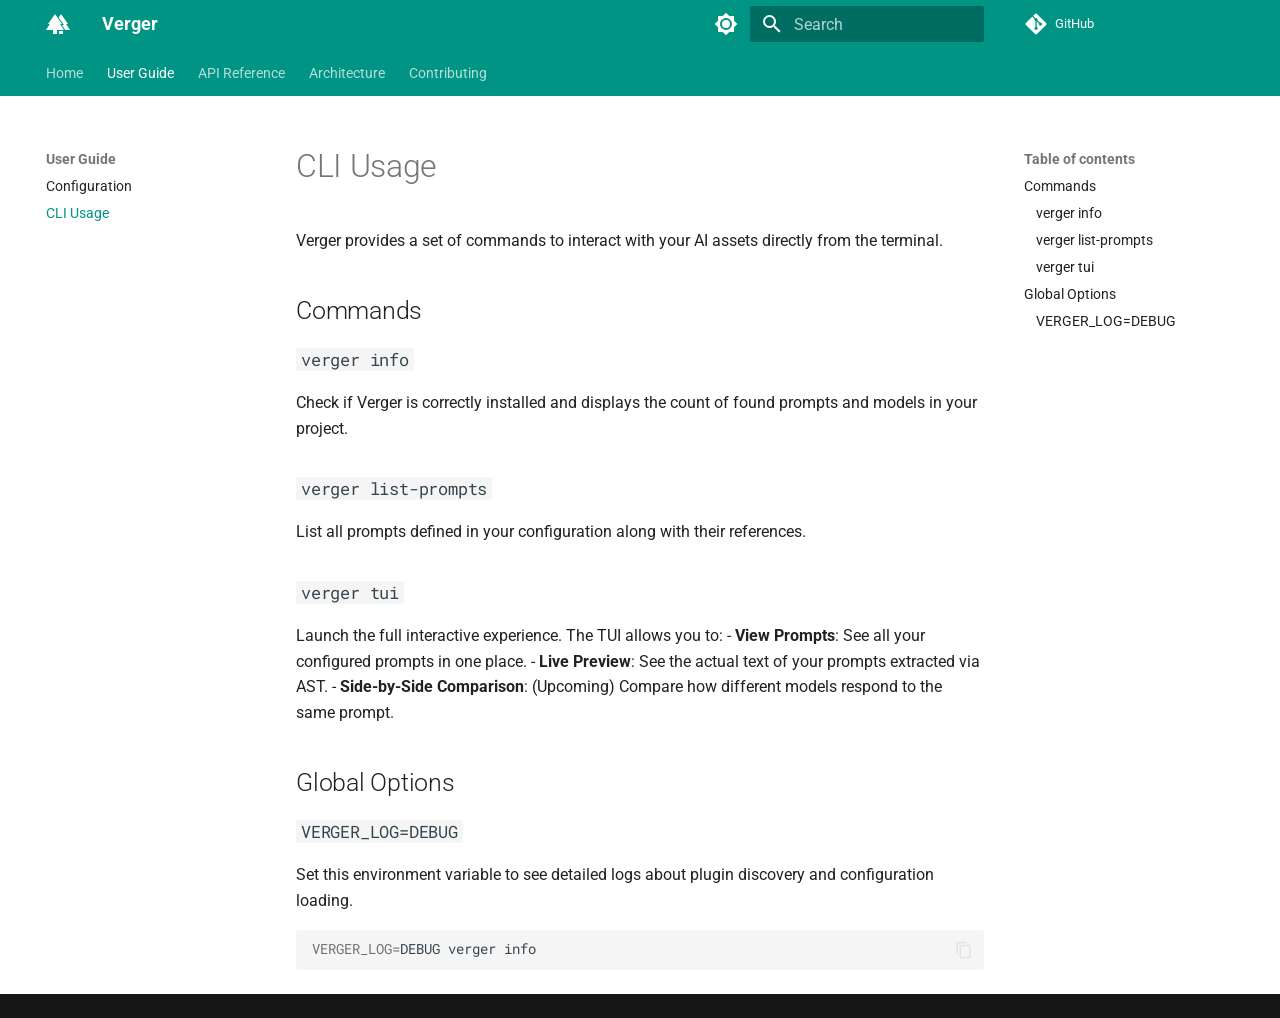
<file: guide/cli/index.html>
<!doctype html>
<html lang="en" class="no-js">
  <head>
    
      <meta charset="utf-8">
      <meta name="viewport" content="width=device-width,initial-scale=1">
      
      
      
        <link rel="canonical" href="https://zaghlaoui.github.io/verger/guide/cli/">
      
      
        <link rel="prev" href="../config/">
      
      
        <link rel="next" href="../../reference/core/">
      
      
        
      
      
      <link rel="icon" href="../../assets/favicon.svg">
      <meta name="generator" content="mkdocs-1.6.1, mkdocs-material-9.7.6">
    
    
      
        <title>CLI Usage - Verger</title>
      
    
    
      <link rel="stylesheet" href="../../assets/stylesheets/main.484c7ddc.min.css">
      
        
        <link rel="stylesheet" href="../../assets/stylesheets/palette.ab4e12ef.min.css">
      
      


    
    
      
    
    
      
        
        
        <link rel="preconnect" href="https://fonts.gstatic.com" crossorigin>
        <link rel="stylesheet" href="https://fonts.googleapis.com/css?family=Roboto:300,300i,400,400i,700,700i%7CRoboto+Mono:400,400i,700,700i&display=fallback">
        <style>:root{--md-text-font:"Roboto";--md-code-font:"Roboto Mono"}</style>
      
    
    
      <link rel="stylesheet" href="../../assets/_mkdocstrings.css">
    
    <script>__md_scope=new URL("../..",location),__md_hash=e=>[...e].reduce(((e,_)=>(e<<5)-e+_.charCodeAt(0)),0),__md_get=(e,_=localStorage,t=__md_scope)=>JSON.parse(_.getItem(t.pathname+"."+e)),__md_set=(e,_,t=localStorage,a=__md_scope)=>{try{t.setItem(a.pathname+"."+e,JSON.stringify(_))}catch(e){}}</script>
    
      

    
    
  </head>
  
  
    
    
      
    
    
    
    
    <body dir="ltr" data-md-color-scheme="default" data-md-color-primary="teal" data-md-color-accent="green">
  
    
    <input class="md-toggle" data-md-toggle="drawer" type="checkbox" id="__drawer" autocomplete="off">
    <input class="md-toggle" data-md-toggle="search" type="checkbox" id="__search" autocomplete="off">
    <label class="md-overlay" for="__drawer"></label>
    <div data-md-component="skip">
      
        
        <a href="#cli-usage" class="md-skip">
          Skip to content
        </a>
      
    </div>
    <div data-md-component="announce">
      
    </div>
    
    
      

<header class="md-header" data-md-component="header">
  <nav class="md-header__inner md-grid" aria-label="Header">
    <a href="../.." title="Verger" class="md-header__button md-logo" aria-label="Verger" data-md-component="logo">
      
  
  <svg xmlns="http://www.w3.org/2000/svg" viewBox="0 0 24 24"><path d="M16 12 9 2 2 12h1.86L0 18h7v4h4v-4h7l-3.86-6zm4.14 0H22L15 2l-2.39 3.41L17.92 13h-1.95l3.22 5H24zM13 19h4v3h-4z"/></svg>

    </a>
    <label class="md-header__button md-icon" for="__drawer">
      
      <svg xmlns="http://www.w3.org/2000/svg" viewBox="0 0 24 24"><path d="M3 6h18v2H3zm0 5h18v2H3zm0 5h18v2H3z"/></svg>
    </label>
    <div class="md-header__title" data-md-component="header-title">
      <div class="md-header__ellipsis">
        <div class="md-header__topic">
          <span class="md-ellipsis">
            Verger
          </span>
        </div>
        <div class="md-header__topic" data-md-component="header-topic">
          <span class="md-ellipsis">
            
              CLI Usage
            
          </span>
        </div>
      </div>
    </div>
    
      
        <form class="md-header__option" data-md-component="palette">
  
    
    
    
    <input class="md-option" data-md-color-media="(prefers-color-scheme: light)" data-md-color-scheme="default" data-md-color-primary="teal" data-md-color-accent="green"  aria-label="Switch to dark mode"  type="radio" name="__palette" id="__palette_0">
    
      <label class="md-header__button md-icon" title="Switch to dark mode" for="__palette_1" hidden>
        <svg xmlns="http://www.w3.org/2000/svg" viewBox="0 0 24 24"><path d="M12 8a4 4 0 0 0-4 4 4 4 0 0 0 4 4 4 4 0 0 0 4-4 4 4 0 0 0-4-4m0 10a6 6 0 0 1-6-6 6 6 0 0 1 6-6 6 6 0 0 1 6 6 6 6 0 0 1-6 6m8-9.31V4h-4.69L12 .69 8.69 4H4v4.69L.69 12 4 15.31V20h4.69L12 23.31 15.31 20H20v-4.69L23.31 12z"/></svg>
      </label>
    
  
    
    
    
    <input class="md-option" data-md-color-media="(prefers-color-scheme: dark)" data-md-color-scheme="slate" data-md-color-primary="black" data-md-color-accent="teal"  aria-label="Switch to light mode"  type="radio" name="__palette" id="__palette_1">
    
      <label class="md-header__button md-icon" title="Switch to light mode" for="__palette_0" hidden>
        <svg xmlns="http://www.w3.org/2000/svg" viewBox="0 0 24 24"><path d="M12 18c-.89 0-1.74-.2-2.5-.55C11.56 16.5 13 14.42 13 12s-1.44-4.5-3.5-5.45C10.26 6.2 11.11 6 12 6a6 6 0 0 1 6 6 6 6 0 0 1-6 6m8-9.31V4h-4.69L12 .69 8.69 4H4v4.69L.69 12 4 15.31V20h4.69L12 23.31 15.31 20H20v-4.69L23.31 12z"/></svg>
      </label>
    
  
</form>
      
    
    
      <script>var palette=__md_get("__palette");if(palette&&palette.color){if("(prefers-color-scheme)"===palette.color.media){var media=matchMedia("(prefers-color-scheme: light)"),input=document.querySelector(media.matches?"[data-md-color-media='(prefers-color-scheme: light)']":"[data-md-color-media='(prefers-color-scheme: dark)']");palette.color.media=input.getAttribute("data-md-color-media"),palette.color.scheme=input.getAttribute("data-md-color-scheme"),palette.color.primary=input.getAttribute("data-md-color-primary"),palette.color.accent=input.getAttribute("data-md-color-accent")}for(var[key,value]of Object.entries(palette.color))document.body.setAttribute("data-md-color-"+key,value)}</script>
    
    
    
      
      
        <label class="md-header__button md-icon" for="__search">
          
          <svg xmlns="http://www.w3.org/2000/svg" viewBox="0 0 24 24"><path d="M9.5 3A6.5 6.5 0 0 1 16 9.5c0 1.61-.59 3.09-1.56 4.23l.27.27h.79l5 5-1.5 1.5-5-5v-.79l-.27-.27A6.52 6.52 0 0 1 9.5 16 6.5 6.5 0 0 1 3 9.5 6.5 6.5 0 0 1 9.5 3m0 2C7 5 5 7 5 9.5S7 14 9.5 14 14 12 14 9.5 12 5 9.5 5"/></svg>
        </label>
        <div class="md-search" data-md-component="search" role="dialog">
  <label class="md-search__overlay" for="__search"></label>
  <div class="md-search__inner" role="search">
    <form class="md-search__form" name="search">
      <input type="text" class="md-search__input" name="query" aria-label="Search" placeholder="Search" autocapitalize="off" autocorrect="off" autocomplete="off" spellcheck="false" data-md-component="search-query" required>
      <label class="md-search__icon md-icon" for="__search">
        
        <svg xmlns="http://www.w3.org/2000/svg" viewBox="0 0 24 24"><path d="M9.5 3A6.5 6.5 0 0 1 16 9.5c0 1.61-.59 3.09-1.56 4.23l.27.27h.79l5 5-1.5 1.5-5-5v-.79l-.27-.27A6.52 6.52 0 0 1 9.5 16 6.5 6.5 0 0 1 3 9.5 6.5 6.5 0 0 1 9.5 3m0 2C7 5 5 7 5 9.5S7 14 9.5 14 14 12 14 9.5 12 5 9.5 5"/></svg>
        
        <svg xmlns="http://www.w3.org/2000/svg" viewBox="0 0 24 24"><path d="M20 11v2H8l5.5 5.5-1.42 1.42L4.16 12l7.92-7.92L13.5 5.5 8 11z"/></svg>
      </label>
      <nav class="md-search__options" aria-label="Search">
        
        <button type="reset" class="md-search__icon md-icon" title="Clear" aria-label="Clear" tabindex="-1">
          
          <svg xmlns="http://www.w3.org/2000/svg" viewBox="0 0 24 24"><path d="M19 6.41 17.59 5 12 10.59 6.41 5 5 6.41 10.59 12 5 17.59 6.41 19 12 13.41 17.59 19 19 17.59 13.41 12z"/></svg>
        </button>
      </nav>
      
        <div class="md-search__suggest" data-md-component="search-suggest"></div>
      
    </form>
    <div class="md-search__output">
      <div class="md-search__scrollwrap" tabindex="0" data-md-scrollfix>
        <div class="md-search-result" data-md-component="search-result">
          <div class="md-search-result__meta">
            Initializing search
          </div>
          <ol class="md-search-result__list" role="presentation"></ol>
        </div>
      </div>
    </div>
  </div>
</div>
      
    
    
      <div class="md-header__source">
        <a href="https://github.com/zaghlaoui/verger" title="Go to repository" class="md-source" data-md-component="source">
  <div class="md-source__icon md-icon">
    
    <svg xmlns="http://www.w3.org/2000/svg" viewBox="0 0 448 512"><!--! Font Awesome Free 7.1.0 by @fontawesome - https://fontawesome.com License - https://fontawesome.com/license/free (Icons: CC BY 4.0, Fonts: SIL OFL 1.1, Code: MIT License) Copyright 2025 Fonticons, Inc.--><path d="M439.6 236.1 244 40.5c-5.4-5.5-12.8-8.5-20.4-8.5s-15 3-20.4 8.4L162.5 81l51.5 51.5c27.1-9.1 52.7 16.8 43.4 43.7l49.7 49.7c34.2-11.8 61.2 31 35.5 56.7-26.5 26.5-70.2-2.9-56-37.3L240.3 199v121.9c25.3 12.5 22.3 41.8 9.1 55-6.4 6.4-15.2 10.1-24.3 10.1s-17.8-3.6-24.3-10.1c-17.6-17.6-11.1-46.9 11.2-56v-123c-20.8-8.5-24.6-30.7-18.6-45L142.6 101 8.5 235.1C3 240.6 0 247.9 0 255.5s3 15 8.5 20.4l195.6 195.7c5.4 5.4 12.7 8.4 20.4 8.4s15-3 20.4-8.4l194.7-194.7c5.4-5.4 8.4-12.8 8.4-20.4s-3-15-8.4-20.4"/></svg>
  </div>
  <div class="md-source__repository">
    GitHub
  </div>
</a>
      </div>
    
  </nav>
  
</header>
    
    <div class="md-container" data-md-component="container">
      
      
        
          
            
<nav class="md-tabs" aria-label="Tabs" data-md-component="tabs">
  <div class="md-grid">
    <ul class="md-tabs__list">
      
        
  
  
  
  
    
    
      <li class="md-tabs__item">
        <a href="../.." class="md-tabs__link">
          
  
  
  Home

        </a>
      </li>
    
  

      
        
  
  
  
    
  
  
    
    
      <li class="md-tabs__item md-tabs__item--active">
        <a href="../config/" class="md-tabs__link">
          
  
  
  User Guide

        </a>
      </li>
    
  

      
        
  
  
  
  
    
    
      <li class="md-tabs__item">
        <a href="../../reference/core/" class="md-tabs__link">
          
  
  
  API Reference

        </a>
      </li>
    
  

      
        
  
  
  
  
    
    
      <li class="md-tabs__item">
        <a href="../../architecture/overview/" class="md-tabs__link">
          
  
  
  Architecture

        </a>
      </li>
    
  

      
        
  
  
  
  
    <li class="md-tabs__item">
      <a href="../../contributing/" class="md-tabs__link">
        
  
  
    
  
  Contributing

      </a>
    </li>
  

      
    </ul>
  </div>
</nav>
          
        
      
      <main class="md-main" data-md-component="main">
        <div class="md-main__inner md-grid">
          
            
              
              <div class="md-sidebar md-sidebar--primary" data-md-component="sidebar" data-md-type="navigation" >
                <div class="md-sidebar__scrollwrap">
                  <div class="md-sidebar__inner">
                    


  


<nav class="md-nav md-nav--primary md-nav--lifted" aria-label="Navigation" data-md-level="0">
  <label class="md-nav__title" for="__drawer">
    <a href="../.." title="Verger" class="md-nav__button md-logo" aria-label="Verger" data-md-component="logo">
      
  
  <svg xmlns="http://www.w3.org/2000/svg" viewBox="0 0 24 24"><path d="M16 12 9 2 2 12h1.86L0 18h7v4h4v-4h7l-3.86-6zm4.14 0H22L15 2l-2.39 3.41L17.92 13h-1.95l3.22 5H24zM13 19h4v3h-4z"/></svg>

    </a>
    Verger
  </label>
  
    <div class="md-nav__source">
      <a href="https://github.com/zaghlaoui/verger" title="Go to repository" class="md-source" data-md-component="source">
  <div class="md-source__icon md-icon">
    
    <svg xmlns="http://www.w3.org/2000/svg" viewBox="0 0 448 512"><!--! Font Awesome Free 7.1.0 by @fontawesome - https://fontawesome.com License - https://fontawesome.com/license/free (Icons: CC BY 4.0, Fonts: SIL OFL 1.1, Code: MIT License) Copyright 2025 Fonticons, Inc.--><path d="M439.6 236.1 244 40.5c-5.4-5.5-12.8-8.5-20.4-8.5s-15 3-20.4 8.4L162.5 81l51.5 51.5c27.1-9.1 52.7 16.8 43.4 43.7l49.7 49.7c34.2-11.8 61.2 31 35.5 56.7-26.5 26.5-70.2-2.9-56-37.3L240.3 199v121.9c25.3 12.5 22.3 41.8 9.1 55-6.4 6.4-15.2 10.1-24.3 10.1s-17.8-3.6-24.3-10.1c-17.6-17.6-11.1-46.9 11.2-56v-123c-20.8-8.5-24.6-30.7-18.6-45L142.6 101 8.5 235.1C3 240.6 0 247.9 0 255.5s3 15 8.5 20.4l195.6 195.7c5.4 5.4 12.7 8.4 20.4 8.4s15-3 20.4-8.4l194.7-194.7c5.4-5.4 8.4-12.8 8.4-20.4s-3-15-8.4-20.4"/></svg>
  </div>
  <div class="md-source__repository">
    GitHub
  </div>
</a>
    </div>
  
  <ul class="md-nav__list" data-md-scrollfix>
    
      
      
  
  
  
  
    
    
    
    
      
      
        
      
    
    
    <li class="md-nav__item md-nav__item--nested">
      
        
        
        <input class="md-nav__toggle md-toggle " type="checkbox" id="__nav_1" >
        
          
          <label class="md-nav__link" for="__nav_1" id="__nav_1_label" tabindex="0">
            
  
  
  <span class="md-ellipsis">
    
  
    Home
  

    
  </span>
  
  

            <span class="md-nav__icon md-icon"></span>
          </label>
        
        <nav class="md-nav" data-md-level="1" aria-labelledby="__nav_1_label" aria-expanded="false">
          <label class="md-nav__title" for="__nav_1">
            <span class="md-nav__icon md-icon"></span>
            
  
    Home
  

          </label>
          <ul class="md-nav__list" data-md-scrollfix>
            
              
                
  
  
  
  
    <li class="md-nav__item">
      <a href="../.." class="md-nav__link">
        
  
  
  <span class="md-ellipsis">
    
  
    Verger
  

    
  </span>
  
  

      </a>
    </li>
  

              
            
              
                
  
  
  
  
    <li class="md-nav__item">
      <a href="../../quickstart/" class="md-nav__link">
        
  
  
  <span class="md-ellipsis">
    
  
    Quickstart
  

    
  </span>
  
  

      </a>
    </li>
  

              
            
          </ul>
        </nav>
      
    </li>
  

    
      
      
  
  
    
  
  
  
    
    
    
    
      
        
        
      
      
        
      
    
    
    <li class="md-nav__item md-nav__item--active md-nav__item--section md-nav__item--nested">
      
        
        
        <input class="md-nav__toggle md-toggle " type="checkbox" id="__nav_2" checked>
        
          
          <label class="md-nav__link" for="__nav_2" id="__nav_2_label" tabindex="">
            
  
  
  <span class="md-ellipsis">
    
  
    User Guide
  

    
  </span>
  
  

            <span class="md-nav__icon md-icon"></span>
          </label>
        
        <nav class="md-nav" data-md-level="1" aria-labelledby="__nav_2_label" aria-expanded="true">
          <label class="md-nav__title" for="__nav_2">
            <span class="md-nav__icon md-icon"></span>
            
  
    User Guide
  

          </label>
          <ul class="md-nav__list" data-md-scrollfix>
            
              
                
  
  
  
  
    <li class="md-nav__item">
      <a href="../config/" class="md-nav__link">
        
  
  
  <span class="md-ellipsis">
    
  
    Configuration
  

    
  </span>
  
  

      </a>
    </li>
  

              
            
              
                
  
  
    
  
  
  
    <li class="md-nav__item md-nav__item--active">
      
      <input class="md-nav__toggle md-toggle" type="checkbox" id="__toc">
      
      
        
      
      
        <label class="md-nav__link md-nav__link--active" for="__toc">
          
  
  
  <span class="md-ellipsis">
    
  
    CLI Usage
  

    
  </span>
  
  

          <span class="md-nav__icon md-icon"></span>
        </label>
      
      <a href="./" class="md-nav__link md-nav__link--active">
        
  
  
  <span class="md-ellipsis">
    
  
    CLI Usage
  

    
  </span>
  
  

      </a>
      
        

<nav class="md-nav md-nav--secondary" aria-label="Table of contents">
  
  
  
    
  
  
    <label class="md-nav__title" for="__toc">
      <span class="md-nav__icon md-icon"></span>
      Table of contents
    </label>
    <ul class="md-nav__list" data-md-component="toc" data-md-scrollfix>
      
        <li class="md-nav__item">
  <a href="#commands" class="md-nav__link">
    <span class="md-ellipsis">
      
        Commands
      
    </span>
  </a>
  
    <nav class="md-nav" aria-label="Commands">
      <ul class="md-nav__list">
        
          <li class="md-nav__item">
  <a href="#verger-info" class="md-nav__link">
    <span class="md-ellipsis">
      
        verger info
      
    </span>
  </a>
  
</li>
        
          <li class="md-nav__item">
  <a href="#verger-list-prompts" class="md-nav__link">
    <span class="md-ellipsis">
      
        verger list-prompts
      
    </span>
  </a>
  
</li>
        
          <li class="md-nav__item">
  <a href="#verger-tui" class="md-nav__link">
    <span class="md-ellipsis">
      
        verger tui
      
    </span>
  </a>
  
</li>
        
      </ul>
    </nav>
  
</li>
      
        <li class="md-nav__item">
  <a href="#global-options" class="md-nav__link">
    <span class="md-ellipsis">
      
        Global Options
      
    </span>
  </a>
  
    <nav class="md-nav" aria-label="Global Options">
      <ul class="md-nav__list">
        
          <li class="md-nav__item">
  <a href="#verger_logdebug" class="md-nav__link">
    <span class="md-ellipsis">
      
        VERGER_LOG=DEBUG
      
    </span>
  </a>
  
</li>
        
      </ul>
    </nav>
  
</li>
      
    </ul>
  
</nav>
      
    </li>
  

              
            
          </ul>
        </nav>
      
    </li>
  

    
      
      
  
  
  
  
    
    
    
    
      
      
        
      
    
    
    <li class="md-nav__item md-nav__item--nested">
      
        
        
        <input class="md-nav__toggle md-toggle " type="checkbox" id="__nav_3" >
        
          
          <label class="md-nav__link" for="__nav_3" id="__nav_3_label" tabindex="0">
            
  
  
  <span class="md-ellipsis">
    
  
    API Reference
  

    
  </span>
  
  

            <span class="md-nav__icon md-icon"></span>
          </label>
        
        <nav class="md-nav" data-md-level="1" aria-labelledby="__nav_3_label" aria-expanded="false">
          <label class="md-nav__title" for="__nav_3">
            <span class="md-nav__icon md-icon"></span>
            
  
    API Reference
  

          </label>
          <ul class="md-nav__list" data-md-scrollfix>
            
              
                
  
  
  
  
    <li class="md-nav__item">
      <a href="../../reference/core/" class="md-nav__link">
        
  
  
  <span class="md-ellipsis">
    
  
    Core Engine
  

    
  </span>
  
  

      </a>
    </li>
  

              
            
              
                
  
  
  
  
    <li class="md-nav__item">
      <a href="../../reference/models/" class="md-nav__link">
        
  
  
  <span class="md-ellipsis">
    
  
    Models & Adapters
  

    
  </span>
  
  

      </a>
    </li>
  

              
            
              
                
  
  
  
  
    <li class="md-nav__item">
      <a href="../../reference/prompts/" class="md-nav__link">
        
  
  
  <span class="md-ellipsis">
    
  
    Prompts & Adapters
  

    
  </span>
  
  

      </a>
    </li>
  

              
            
              
                
  
  
  
  
    <li class="md-nav__item">
      <a href="../../reference/utils/" class="md-nav__link">
        
  
  
  <span class="md-ellipsis">
    
  
    Utilities & CLI
  

    
  </span>
  
  

      </a>
    </li>
  

              
            
          </ul>
        </nav>
      
    </li>
  

    
      
      
  
  
  
  
    
    
    
    
      
      
        
      
    
    
    <li class="md-nav__item md-nav__item--nested">
      
        
        
        <input class="md-nav__toggle md-toggle " type="checkbox" id="__nav_4" >
        
          
          <label class="md-nav__link" for="__nav_4" id="__nav_4_label" tabindex="0">
            
  
  
  <span class="md-ellipsis">
    
  
    Architecture
  

    
  </span>
  
  

            <span class="md-nav__icon md-icon"></span>
          </label>
        
        <nav class="md-nav" data-md-level="1" aria-labelledby="__nav_4_label" aria-expanded="false">
          <label class="md-nav__title" for="__nav_4">
            <span class="md-nav__icon md-icon"></span>
            
  
    Architecture
  

          </label>
          <ul class="md-nav__list" data-md-scrollfix>
            
              
                
  
  
  
  
    <li class="md-nav__item">
      <a href="../../architecture/overview/" class="md-nav__link">
        
  
  
  <span class="md-ellipsis">
    
  
    Overview
  

    
  </span>
  
  

      </a>
    </li>
  

              
            
          </ul>
        </nav>
      
    </li>
  

    
      
      
  
  
  
  
    <li class="md-nav__item">
      <a href="../../contributing/" class="md-nav__link">
        
  
  
  <span class="md-ellipsis">
    
  
    Contributing
  

    
  </span>
  
  

      </a>
    </li>
  

    
  </ul>
</nav>
                  </div>
                </div>
              </div>
            
            
              
              <div class="md-sidebar md-sidebar--secondary" data-md-component="sidebar" data-md-type="toc" >
                <div class="md-sidebar__scrollwrap">
                  <div class="md-sidebar__inner">
                    

<nav class="md-nav md-nav--secondary" aria-label="Table of contents">
  
  
  
    
  
  
    <label class="md-nav__title" for="__toc">
      <span class="md-nav__icon md-icon"></span>
      Table of contents
    </label>
    <ul class="md-nav__list" data-md-component="toc" data-md-scrollfix>
      
        <li class="md-nav__item">
  <a href="#commands" class="md-nav__link">
    <span class="md-ellipsis">
      
        Commands
      
    </span>
  </a>
  
    <nav class="md-nav" aria-label="Commands">
      <ul class="md-nav__list">
        
          <li class="md-nav__item">
  <a href="#verger-info" class="md-nav__link">
    <span class="md-ellipsis">
      
        verger info
      
    </span>
  </a>
  
</li>
        
          <li class="md-nav__item">
  <a href="#verger-list-prompts" class="md-nav__link">
    <span class="md-ellipsis">
      
        verger list-prompts
      
    </span>
  </a>
  
</li>
        
          <li class="md-nav__item">
  <a href="#verger-tui" class="md-nav__link">
    <span class="md-ellipsis">
      
        verger tui
      
    </span>
  </a>
  
</li>
        
      </ul>
    </nav>
  
</li>
      
        <li class="md-nav__item">
  <a href="#global-options" class="md-nav__link">
    <span class="md-ellipsis">
      
        Global Options
      
    </span>
  </a>
  
    <nav class="md-nav" aria-label="Global Options">
      <ul class="md-nav__list">
        
          <li class="md-nav__item">
  <a href="#verger_logdebug" class="md-nav__link">
    <span class="md-ellipsis">
      
        VERGER_LOG=DEBUG
      
    </span>
  </a>
  
</li>
        
      </ul>
    </nav>
  
</li>
      
    </ul>
  
</nav>
                  </div>
                </div>
              </div>
            
          
          
            <div class="md-content" data-md-component="content">
              
              <article class="md-content__inner md-typeset">
                
                  


  
  


<h1 id="cli-usage">CLI Usage</h1>
<p>Verger provides a set of commands to interact with your AI assets directly from the terminal.</p>
<h2 id="commands">Commands</h2>
<h3 id="verger-info"><code>verger info</code></h3>
<p>Check if Verger is correctly installed and displays the count of found prompts and models in your project.</p>
<h3 id="verger-list-prompts"><code>verger list-prompts</code></h3>
<p>List all prompts defined in your configuration along with their references.</p>
<h3 id="verger-tui"><code>verger tui</code></h3>
<p>Launch the full interactive experience. The TUI allows you to:
- <strong>View Prompts</strong>: See all your configured prompts in one place.
- <strong>Live Preview</strong>: See the actual text of your prompts extracted via AST.
- <strong>Side-by-Side Comparison</strong>: (Upcoming) Compare how different models respond to the same prompt.</p>
<h2 id="global-options">Global Options</h2>
<h3 id="verger_logdebug"><code>VERGER_LOG=DEBUG</code></h3>
<p>Set this environment variable to see detailed logs about plugin discovery and configuration loading.</p>
<div class="highlight"><pre><span></span><code><span class="nv">VERGER_LOG</span><span class="o">=</span>DEBUG<span class="w"> </span>verger<span class="w"> </span>info
</code></pre></div>












                
              </article>
            </div>
          
          
<script>var target=document.getElementById(location.hash.slice(1));target&&target.name&&(target.checked=target.name.startsWith("__tabbed_"))</script>
        </div>
        
          <button type="button" class="md-top md-icon" data-md-component="top" hidden>
  
  <svg xmlns="http://www.w3.org/2000/svg" viewBox="0 0 24 24"><path d="M13 20h-2V8l-5.5 5.5-1.42-1.42L12 4.16l7.92 7.92-1.42 1.42L13 8z"/></svg>
  Back to top
</button>
        
      </main>
      
        <footer class="md-footer">
  
  <div class="md-footer-meta md-typeset">
    <div class="md-footer-meta__inner md-grid">
      <div class="md-copyright">
  
  
</div>
      
    </div>
  </div>
</footer>
      
    </div>
    <div class="md-dialog" data-md-component="dialog">
      <div class="md-dialog__inner md-typeset"></div>
    </div>
    
    
    
      
      
      <script id="__config" type="application/json">{"annotate": null, "base": "../..", "features": ["navigation.tabs", "navigation.sections", "content.code.copy", "navigation.top", "search.suggest", "search.highlight"], "search": "../../assets/javascripts/workers/search.2c215733.min.js", "tags": null, "translations": {"clipboard.copied": "Copied to clipboard", "clipboard.copy": "Copy to clipboard", "search.result.more.one": "1 more on this page", "search.result.more.other": "# more on this page", "search.result.none": "No matching documents", "search.result.one": "1 matching document", "search.result.other": "# matching documents", "search.result.placeholder": "Type to start searching", "search.result.term.missing": "Missing", "select.version": "Select version"}, "version": null}</script>
    
    
      <script src="../../assets/javascripts/bundle.79ae519e.min.js"></script>
      
    
  </body>
</html>
</file>
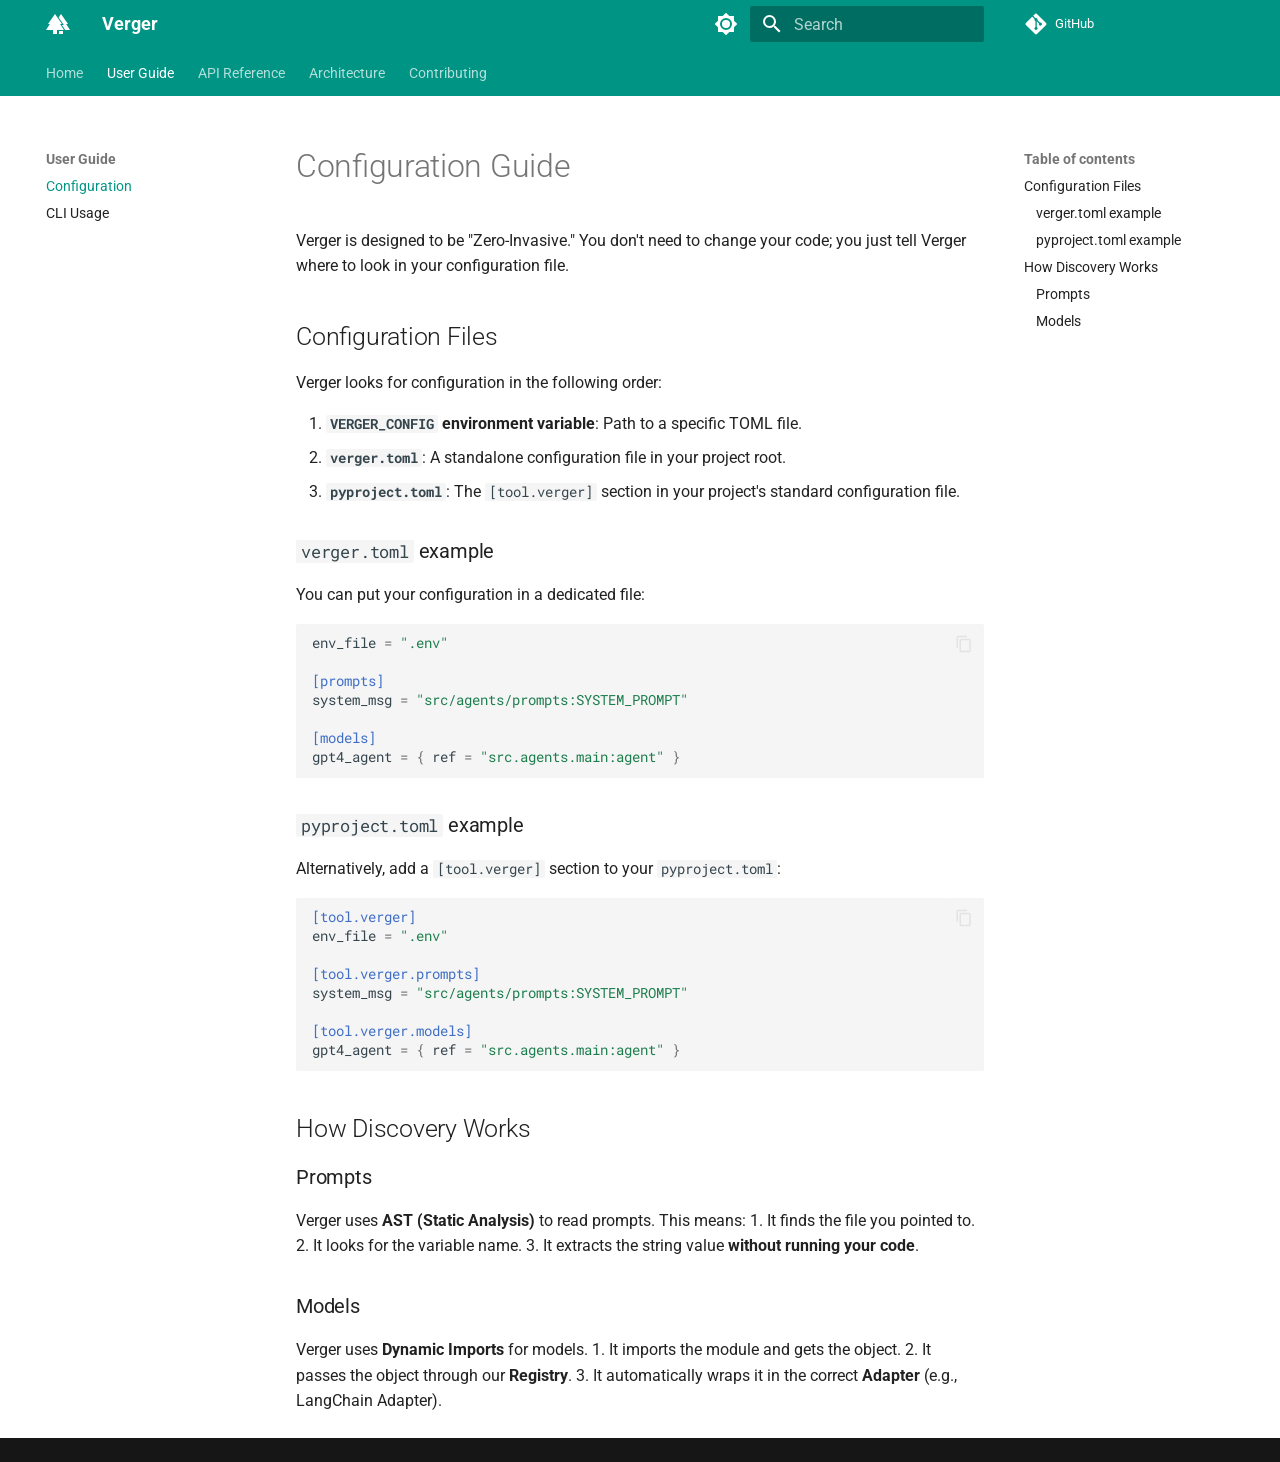
<file: guide/config/index.html>
<!doctype html>
<html lang="en" class="no-js">
  <head>
    
      <meta charset="utf-8">
      <meta name="viewport" content="width=device-width,initial-scale=1">
      
      
      
        <link rel="canonical" href="https://zaghlaoui.github.io/verger/guide/config/">
      
      
        <link rel="prev" href="../../quickstart/">
      
      
        <link rel="next" href="../cli/">
      
      
        
      
      
      <link rel="icon" href="../../assets/favicon.svg">
      <meta name="generator" content="mkdocs-1.6.1, mkdocs-material-9.7.6">
    
    
      
        <title>Configuration - Verger</title>
      
    
    
      <link rel="stylesheet" href="../../assets/stylesheets/main.484c7ddc.min.css">
      
        
        <link rel="stylesheet" href="../../assets/stylesheets/palette.ab4e12ef.min.css">
      
      


    
    
      
    
    
      
        
        
        <link rel="preconnect" href="https://fonts.gstatic.com" crossorigin>
        <link rel="stylesheet" href="https://fonts.googleapis.com/css?family=Roboto:300,300i,400,400i,700,700i%7CRoboto+Mono:400,400i,700,700i&display=fallback">
        <style>:root{--md-text-font:"Roboto";--md-code-font:"Roboto Mono"}</style>
      
    
    
      <link rel="stylesheet" href="../../assets/_mkdocstrings.css">
    
    <script>__md_scope=new URL("../..",location),__md_hash=e=>[...e].reduce(((e,_)=>(e<<5)-e+_.charCodeAt(0)),0),__md_get=(e,_=localStorage,t=__md_scope)=>JSON.parse(_.getItem(t.pathname+"."+e)),__md_set=(e,_,t=localStorage,a=__md_scope)=>{try{t.setItem(a.pathname+"."+e,JSON.stringify(_))}catch(e){}}</script>
    
      

    
    
  </head>
  
  
    
    
      
    
    
    
    
    <body dir="ltr" data-md-color-scheme="default" data-md-color-primary="teal" data-md-color-accent="green">
  
    
    <input class="md-toggle" data-md-toggle="drawer" type="checkbox" id="__drawer" autocomplete="off">
    <input class="md-toggle" data-md-toggle="search" type="checkbox" id="__search" autocomplete="off">
    <label class="md-overlay" for="__drawer"></label>
    <div data-md-component="skip">
      
        
        <a href="#configuration-guide" class="md-skip">
          Skip to content
        </a>
      
    </div>
    <div data-md-component="announce">
      
    </div>
    
    
      

<header class="md-header" data-md-component="header">
  <nav class="md-header__inner md-grid" aria-label="Header">
    <a href="../.." title="Verger" class="md-header__button md-logo" aria-label="Verger" data-md-component="logo">
      
  
  <svg xmlns="http://www.w3.org/2000/svg" viewBox="0 0 24 24"><path d="M16 12 9 2 2 12h1.86L0 18h7v4h4v-4h7l-3.86-6zm4.14 0H22L15 2l-2.39 3.41L17.92 13h-1.95l3.22 5H24zM13 19h4v3h-4z"/></svg>

    </a>
    <label class="md-header__button md-icon" for="__drawer">
      
      <svg xmlns="http://www.w3.org/2000/svg" viewBox="0 0 24 24"><path d="M3 6h18v2H3zm0 5h18v2H3zm0 5h18v2H3z"/></svg>
    </label>
    <div class="md-header__title" data-md-component="header-title">
      <div class="md-header__ellipsis">
        <div class="md-header__topic">
          <span class="md-ellipsis">
            Verger
          </span>
        </div>
        <div class="md-header__topic" data-md-component="header-topic">
          <span class="md-ellipsis">
            
              Configuration
            
          </span>
        </div>
      </div>
    </div>
    
      
        <form class="md-header__option" data-md-component="palette">
  
    
    
    
    <input class="md-option" data-md-color-media="(prefers-color-scheme: light)" data-md-color-scheme="default" data-md-color-primary="teal" data-md-color-accent="green"  aria-label="Switch to dark mode"  type="radio" name="__palette" id="__palette_0">
    
      <label class="md-header__button md-icon" title="Switch to dark mode" for="__palette_1" hidden>
        <svg xmlns="http://www.w3.org/2000/svg" viewBox="0 0 24 24"><path d="M12 8a4 4 0 0 0-4 4 4 4 0 0 0 4 4 4 4 0 0 0 4-4 4 4 0 0 0-4-4m0 10a6 6 0 0 1-6-6 6 6 0 0 1 6-6 6 6 0 0 1 6 6 6 6 0 0 1-6 6m8-9.31V4h-4.69L12 .69 8.69 4H4v4.69L.69 12 4 15.31V20h4.69L12 23.31 15.31 20H20v-4.69L23.31 12z"/></svg>
      </label>
    
  
    
    
    
    <input class="md-option" data-md-color-media="(prefers-color-scheme: dark)" data-md-color-scheme="slate" data-md-color-primary="black" data-md-color-accent="teal"  aria-label="Switch to light mode"  type="radio" name="__palette" id="__palette_1">
    
      <label class="md-header__button md-icon" title="Switch to light mode" for="__palette_0" hidden>
        <svg xmlns="http://www.w3.org/2000/svg" viewBox="0 0 24 24"><path d="M12 18c-.89 0-1.74-.2-2.5-.55C11.56 16.5 13 14.42 13 12s-1.44-4.5-3.5-5.45C10.26 6.2 11.11 6 12 6a6 6 0 0 1 6 6 6 6 0 0 1-6 6m8-9.31V4h-4.69L12 .69 8.69 4H4v4.69L.69 12 4 15.31V20h4.69L12 23.31 15.31 20H20v-4.69L23.31 12z"/></svg>
      </label>
    
  
</form>
      
    
    
      <script>var palette=__md_get("__palette");if(palette&&palette.color){if("(prefers-color-scheme)"===palette.color.media){var media=matchMedia("(prefers-color-scheme: light)"),input=document.querySelector(media.matches?"[data-md-color-media='(prefers-color-scheme: light)']":"[data-md-color-media='(prefers-color-scheme: dark)']");palette.color.media=input.getAttribute("data-md-color-media"),palette.color.scheme=input.getAttribute("data-md-color-scheme"),palette.color.primary=input.getAttribute("data-md-color-primary"),palette.color.accent=input.getAttribute("data-md-color-accent")}for(var[key,value]of Object.entries(palette.color))document.body.setAttribute("data-md-color-"+key,value)}</script>
    
    
    
      
      
        <label class="md-header__button md-icon" for="__search">
          
          <svg xmlns="http://www.w3.org/2000/svg" viewBox="0 0 24 24"><path d="M9.5 3A6.5 6.5 0 0 1 16 9.5c0 1.61-.59 3.09-1.56 4.23l.27.27h.79l5 5-1.5 1.5-5-5v-.79l-.27-.27A6.52 6.52 0 0 1 9.5 16 6.5 6.5 0 0 1 3 9.5 6.5 6.5 0 0 1 9.5 3m0 2C7 5 5 7 5 9.5S7 14 9.5 14 14 12 14 9.5 12 5 9.5 5"/></svg>
        </label>
        <div class="md-search" data-md-component="search" role="dialog">
  <label class="md-search__overlay" for="__search"></label>
  <div class="md-search__inner" role="search">
    <form class="md-search__form" name="search">
      <input type="text" class="md-search__input" name="query" aria-label="Search" placeholder="Search" autocapitalize="off" autocorrect="off" autocomplete="off" spellcheck="false" data-md-component="search-query" required>
      <label class="md-search__icon md-icon" for="__search">
        
        <svg xmlns="http://www.w3.org/2000/svg" viewBox="0 0 24 24"><path d="M9.5 3A6.5 6.5 0 0 1 16 9.5c0 1.61-.59 3.09-1.56 4.23l.27.27h.79l5 5-1.5 1.5-5-5v-.79l-.27-.27A6.52 6.52 0 0 1 9.5 16 6.5 6.5 0 0 1 3 9.5 6.5 6.5 0 0 1 9.5 3m0 2C7 5 5 7 5 9.5S7 14 9.5 14 14 12 14 9.5 12 5 9.5 5"/></svg>
        
        <svg xmlns="http://www.w3.org/2000/svg" viewBox="0 0 24 24"><path d="M20 11v2H8l5.5 5.5-1.42 1.42L4.16 12l7.92-7.92L13.5 5.5 8 11z"/></svg>
      </label>
      <nav class="md-search__options" aria-label="Search">
        
        <button type="reset" class="md-search__icon md-icon" title="Clear" aria-label="Clear" tabindex="-1">
          
          <svg xmlns="http://www.w3.org/2000/svg" viewBox="0 0 24 24"><path d="M19 6.41 17.59 5 12 10.59 6.41 5 5 6.41 10.59 12 5 17.59 6.41 19 12 13.41 17.59 19 19 17.59 13.41 12z"/></svg>
        </button>
      </nav>
      
        <div class="md-search__suggest" data-md-component="search-suggest"></div>
      
    </form>
    <div class="md-search__output">
      <div class="md-search__scrollwrap" tabindex="0" data-md-scrollfix>
        <div class="md-search-result" data-md-component="search-result">
          <div class="md-search-result__meta">
            Initializing search
          </div>
          <ol class="md-search-result__list" role="presentation"></ol>
        </div>
      </div>
    </div>
  </div>
</div>
      
    
    
      <div class="md-header__source">
        <a href="https://github.com/zaghlaoui/verger" title="Go to repository" class="md-source" data-md-component="source">
  <div class="md-source__icon md-icon">
    
    <svg xmlns="http://www.w3.org/2000/svg" viewBox="0 0 448 512"><!--! Font Awesome Free 7.1.0 by @fontawesome - https://fontawesome.com License - https://fontawesome.com/license/free (Icons: CC BY 4.0, Fonts: SIL OFL 1.1, Code: MIT License) Copyright 2025 Fonticons, Inc.--><path d="M439.6 236.1 244 40.5c-5.4-5.5-12.8-8.5-20.4-8.5s-15 3-20.4 8.4L162.5 81l51.5 51.5c27.1-9.1 52.7 16.8 43.4 43.7l49.7 49.7c34.2-11.8 61.2 31 35.5 56.7-26.5 26.5-70.2-2.9-56-37.3L240.3 199v121.9c25.3 12.5 22.3 41.8 9.1 55-6.4 6.4-15.2 10.1-24.3 10.1s-17.8-3.6-24.3-10.1c-17.6-17.6-11.1-46.9 11.2-56v-123c-20.8-8.5-24.6-30.7-18.6-45L142.6 101 8.5 235.1C3 240.6 0 247.9 0 255.5s3 15 8.5 20.4l195.6 195.7c5.4 5.4 12.7 8.4 20.4 8.4s15-3 20.4-8.4l194.7-194.7c5.4-5.4 8.4-12.8 8.4-20.4s-3-15-8.4-20.4"/></svg>
  </div>
  <div class="md-source__repository">
    GitHub
  </div>
</a>
      </div>
    
  </nav>
  
</header>
    
    <div class="md-container" data-md-component="container">
      
      
        
          
            
<nav class="md-tabs" aria-label="Tabs" data-md-component="tabs">
  <div class="md-grid">
    <ul class="md-tabs__list">
      
        
  
  
  
  
    
    
      <li class="md-tabs__item">
        <a href="../.." class="md-tabs__link">
          
  
  
  Home

        </a>
      </li>
    
  

      
        
  
  
  
    
  
  
    
    
      <li class="md-tabs__item md-tabs__item--active">
        <a href="./" class="md-tabs__link">
          
  
  
  User Guide

        </a>
      </li>
    
  

      
        
  
  
  
  
    
    
      <li class="md-tabs__item">
        <a href="../../reference/core/" class="md-tabs__link">
          
  
  
  API Reference

        </a>
      </li>
    
  

      
        
  
  
  
  
    
    
      <li class="md-tabs__item">
        <a href="../../architecture/overview/" class="md-tabs__link">
          
  
  
  Architecture

        </a>
      </li>
    
  

      
        
  
  
  
  
    <li class="md-tabs__item">
      <a href="../../contributing/" class="md-tabs__link">
        
  
  
    
  
  Contributing

      </a>
    </li>
  

      
    </ul>
  </div>
</nav>
          
        
      
      <main class="md-main" data-md-component="main">
        <div class="md-main__inner md-grid">
          
            
              
              <div class="md-sidebar md-sidebar--primary" data-md-component="sidebar" data-md-type="navigation" >
                <div class="md-sidebar__scrollwrap">
                  <div class="md-sidebar__inner">
                    


  


<nav class="md-nav md-nav--primary md-nav--lifted" aria-label="Navigation" data-md-level="0">
  <label class="md-nav__title" for="__drawer">
    <a href="../.." title="Verger" class="md-nav__button md-logo" aria-label="Verger" data-md-component="logo">
      
  
  <svg xmlns="http://www.w3.org/2000/svg" viewBox="0 0 24 24"><path d="M16 12 9 2 2 12h1.86L0 18h7v4h4v-4h7l-3.86-6zm4.14 0H22L15 2l-2.39 3.41L17.92 13h-1.95l3.22 5H24zM13 19h4v3h-4z"/></svg>

    </a>
    Verger
  </label>
  
    <div class="md-nav__source">
      <a href="https://github.com/zaghlaoui/verger" title="Go to repository" class="md-source" data-md-component="source">
  <div class="md-source__icon md-icon">
    
    <svg xmlns="http://www.w3.org/2000/svg" viewBox="0 0 448 512"><!--! Font Awesome Free 7.1.0 by @fontawesome - https://fontawesome.com License - https://fontawesome.com/license/free (Icons: CC BY 4.0, Fonts: SIL OFL 1.1, Code: MIT License) Copyright 2025 Fonticons, Inc.--><path d="M439.6 236.1 244 40.5c-5.4-5.5-12.8-8.5-20.4-8.5s-15 3-20.4 8.4L162.5 81l51.5 51.5c27.1-9.1 52.7 16.8 43.4 43.7l49.7 49.7c34.2-11.8 61.2 31 35.5 56.7-26.5 26.5-70.2-2.9-56-37.3L240.3 199v121.9c25.3 12.5 22.3 41.8 9.1 55-6.4 6.4-15.2 10.1-24.3 10.1s-17.8-3.6-24.3-10.1c-17.6-17.6-11.1-46.9 11.2-56v-123c-20.8-8.5-24.6-30.7-18.6-45L142.6 101 8.5 235.1C3 240.6 0 247.9 0 255.5s3 15 8.5 20.4l195.6 195.7c5.4 5.4 12.7 8.4 20.4 8.4s15-3 20.4-8.4l194.7-194.7c5.4-5.4 8.4-12.8 8.4-20.4s-3-15-8.4-20.4"/></svg>
  </div>
  <div class="md-source__repository">
    GitHub
  </div>
</a>
    </div>
  
  <ul class="md-nav__list" data-md-scrollfix>
    
      
      
  
  
  
  
    
    
    
    
      
      
        
      
    
    
    <li class="md-nav__item md-nav__item--nested">
      
        
        
        <input class="md-nav__toggle md-toggle " type="checkbox" id="__nav_1" >
        
          
          <label class="md-nav__link" for="__nav_1" id="__nav_1_label" tabindex="0">
            
  
  
  <span class="md-ellipsis">
    
  
    Home
  

    
  </span>
  
  

            <span class="md-nav__icon md-icon"></span>
          </label>
        
        <nav class="md-nav" data-md-level="1" aria-labelledby="__nav_1_label" aria-expanded="false">
          <label class="md-nav__title" for="__nav_1">
            <span class="md-nav__icon md-icon"></span>
            
  
    Home
  

          </label>
          <ul class="md-nav__list" data-md-scrollfix>
            
              
                
  
  
  
  
    <li class="md-nav__item">
      <a href="../.." class="md-nav__link">
        
  
  
  <span class="md-ellipsis">
    
  
    Verger
  

    
  </span>
  
  

      </a>
    </li>
  

              
            
              
                
  
  
  
  
    <li class="md-nav__item">
      <a href="../../quickstart/" class="md-nav__link">
        
  
  
  <span class="md-ellipsis">
    
  
    Quickstart
  

    
  </span>
  
  

      </a>
    </li>
  

              
            
          </ul>
        </nav>
      
    </li>
  

    
      
      
  
  
    
  
  
  
    
    
    
    
      
        
        
      
      
        
      
    
    
    <li class="md-nav__item md-nav__item--active md-nav__item--section md-nav__item--nested">
      
        
        
        <input class="md-nav__toggle md-toggle " type="checkbox" id="__nav_2" checked>
        
          
          <label class="md-nav__link" for="__nav_2" id="__nav_2_label" tabindex="">
            
  
  
  <span class="md-ellipsis">
    
  
    User Guide
  

    
  </span>
  
  

            <span class="md-nav__icon md-icon"></span>
          </label>
        
        <nav class="md-nav" data-md-level="1" aria-labelledby="__nav_2_label" aria-expanded="true">
          <label class="md-nav__title" for="__nav_2">
            <span class="md-nav__icon md-icon"></span>
            
  
    User Guide
  

          </label>
          <ul class="md-nav__list" data-md-scrollfix>
            
              
                
  
  
    
  
  
  
    <li class="md-nav__item md-nav__item--active">
      
      <input class="md-nav__toggle md-toggle" type="checkbox" id="__toc">
      
      
        
      
      
        <label class="md-nav__link md-nav__link--active" for="__toc">
          
  
  
  <span class="md-ellipsis">
    
  
    Configuration
  

    
  </span>
  
  

          <span class="md-nav__icon md-icon"></span>
        </label>
      
      <a href="./" class="md-nav__link md-nav__link--active">
        
  
  
  <span class="md-ellipsis">
    
  
    Configuration
  

    
  </span>
  
  

      </a>
      
        

<nav class="md-nav md-nav--secondary" aria-label="Table of contents">
  
  
  
    
  
  
    <label class="md-nav__title" for="__toc">
      <span class="md-nav__icon md-icon"></span>
      Table of contents
    </label>
    <ul class="md-nav__list" data-md-component="toc" data-md-scrollfix>
      
        <li class="md-nav__item">
  <a href="#configuration-files" class="md-nav__link">
    <span class="md-ellipsis">
      
        Configuration Files
      
    </span>
  </a>
  
    <nav class="md-nav" aria-label="Configuration Files">
      <ul class="md-nav__list">
        
          <li class="md-nav__item">
  <a href="#vergertoml-example" class="md-nav__link">
    <span class="md-ellipsis">
      
        verger.toml example
      
    </span>
  </a>
  
</li>
        
          <li class="md-nav__item">
  <a href="#pyprojecttoml-example" class="md-nav__link">
    <span class="md-ellipsis">
      
        pyproject.toml example
      
    </span>
  </a>
  
</li>
        
      </ul>
    </nav>
  
</li>
      
        <li class="md-nav__item">
  <a href="#how-discovery-works" class="md-nav__link">
    <span class="md-ellipsis">
      
        How Discovery Works
      
    </span>
  </a>
  
    <nav class="md-nav" aria-label="How Discovery Works">
      <ul class="md-nav__list">
        
          <li class="md-nav__item">
  <a href="#prompts" class="md-nav__link">
    <span class="md-ellipsis">
      
        Prompts
      
    </span>
  </a>
  
</li>
        
          <li class="md-nav__item">
  <a href="#models" class="md-nav__link">
    <span class="md-ellipsis">
      
        Models
      
    </span>
  </a>
  
</li>
        
      </ul>
    </nav>
  
</li>
      
    </ul>
  
</nav>
      
    </li>
  

              
            
              
                
  
  
  
  
    <li class="md-nav__item">
      <a href="../cli/" class="md-nav__link">
        
  
  
  <span class="md-ellipsis">
    
  
    CLI Usage
  

    
  </span>
  
  

      </a>
    </li>
  

              
            
          </ul>
        </nav>
      
    </li>
  

    
      
      
  
  
  
  
    
    
    
    
      
      
        
      
    
    
    <li class="md-nav__item md-nav__item--nested">
      
        
        
        <input class="md-nav__toggle md-toggle " type="checkbox" id="__nav_3" >
        
          
          <label class="md-nav__link" for="__nav_3" id="__nav_3_label" tabindex="0">
            
  
  
  <span class="md-ellipsis">
    
  
    API Reference
  

    
  </span>
  
  

            <span class="md-nav__icon md-icon"></span>
          </label>
        
        <nav class="md-nav" data-md-level="1" aria-labelledby="__nav_3_label" aria-expanded="false">
          <label class="md-nav__title" for="__nav_3">
            <span class="md-nav__icon md-icon"></span>
            
  
    API Reference
  

          </label>
          <ul class="md-nav__list" data-md-scrollfix>
            
              
                
  
  
  
  
    <li class="md-nav__item">
      <a href="../../reference/core/" class="md-nav__link">
        
  
  
  <span class="md-ellipsis">
    
  
    Core Engine
  

    
  </span>
  
  

      </a>
    </li>
  

              
            
              
                
  
  
  
  
    <li class="md-nav__item">
      <a href="../../reference/models/" class="md-nav__link">
        
  
  
  <span class="md-ellipsis">
    
  
    Models & Adapters
  

    
  </span>
  
  

      </a>
    </li>
  

              
            
              
                
  
  
  
  
    <li class="md-nav__item">
      <a href="../../reference/prompts/" class="md-nav__link">
        
  
  
  <span class="md-ellipsis">
    
  
    Prompts & Adapters
  

    
  </span>
  
  

      </a>
    </li>
  

              
            
              
                
  
  
  
  
    <li class="md-nav__item">
      <a href="../../reference/utils/" class="md-nav__link">
        
  
  
  <span class="md-ellipsis">
    
  
    Utilities & CLI
  

    
  </span>
  
  

      </a>
    </li>
  

              
            
          </ul>
        </nav>
      
    </li>
  

    
      
      
  
  
  
  
    
    
    
    
      
      
        
      
    
    
    <li class="md-nav__item md-nav__item--nested">
      
        
        
        <input class="md-nav__toggle md-toggle " type="checkbox" id="__nav_4" >
        
          
          <label class="md-nav__link" for="__nav_4" id="__nav_4_label" tabindex="0">
            
  
  
  <span class="md-ellipsis">
    
  
    Architecture
  

    
  </span>
  
  

            <span class="md-nav__icon md-icon"></span>
          </label>
        
        <nav class="md-nav" data-md-level="1" aria-labelledby="__nav_4_label" aria-expanded="false">
          <label class="md-nav__title" for="__nav_4">
            <span class="md-nav__icon md-icon"></span>
            
  
    Architecture
  

          </label>
          <ul class="md-nav__list" data-md-scrollfix>
            
              
                
  
  
  
  
    <li class="md-nav__item">
      <a href="../../architecture/overview/" class="md-nav__link">
        
  
  
  <span class="md-ellipsis">
    
  
    Overview
  

    
  </span>
  
  

      </a>
    </li>
  

              
            
          </ul>
        </nav>
      
    </li>
  

    
      
      
  
  
  
  
    <li class="md-nav__item">
      <a href="../../contributing/" class="md-nav__link">
        
  
  
  <span class="md-ellipsis">
    
  
    Contributing
  

    
  </span>
  
  

      </a>
    </li>
  

    
  </ul>
</nav>
                  </div>
                </div>
              </div>
            
            
              
              <div class="md-sidebar md-sidebar--secondary" data-md-component="sidebar" data-md-type="toc" >
                <div class="md-sidebar__scrollwrap">
                  <div class="md-sidebar__inner">
                    

<nav class="md-nav md-nav--secondary" aria-label="Table of contents">
  
  
  
    
  
  
    <label class="md-nav__title" for="__toc">
      <span class="md-nav__icon md-icon"></span>
      Table of contents
    </label>
    <ul class="md-nav__list" data-md-component="toc" data-md-scrollfix>
      
        <li class="md-nav__item">
  <a href="#configuration-files" class="md-nav__link">
    <span class="md-ellipsis">
      
        Configuration Files
      
    </span>
  </a>
  
    <nav class="md-nav" aria-label="Configuration Files">
      <ul class="md-nav__list">
        
          <li class="md-nav__item">
  <a href="#vergertoml-example" class="md-nav__link">
    <span class="md-ellipsis">
      
        verger.toml example
      
    </span>
  </a>
  
</li>
        
          <li class="md-nav__item">
  <a href="#pyprojecttoml-example" class="md-nav__link">
    <span class="md-ellipsis">
      
        pyproject.toml example
      
    </span>
  </a>
  
</li>
        
      </ul>
    </nav>
  
</li>
      
        <li class="md-nav__item">
  <a href="#how-discovery-works" class="md-nav__link">
    <span class="md-ellipsis">
      
        How Discovery Works
      
    </span>
  </a>
  
    <nav class="md-nav" aria-label="How Discovery Works">
      <ul class="md-nav__list">
        
          <li class="md-nav__item">
  <a href="#prompts" class="md-nav__link">
    <span class="md-ellipsis">
      
        Prompts
      
    </span>
  </a>
  
</li>
        
          <li class="md-nav__item">
  <a href="#models" class="md-nav__link">
    <span class="md-ellipsis">
      
        Models
      
    </span>
  </a>
  
</li>
        
      </ul>
    </nav>
  
</li>
      
    </ul>
  
</nav>
                  </div>
                </div>
              </div>
            
          
          
            <div class="md-content" data-md-component="content">
              
              <article class="md-content__inner md-typeset">
                
                  


  
  


<h1 id="configuration-guide">Configuration Guide</h1>
<p>Verger is designed to be "Zero-Invasive." You don't need to change your code; you just tell Verger where to look in your configuration file.</p>
<h2 id="configuration-files">Configuration Files</h2>
<p>Verger looks for configuration in the following order:</p>
<ol>
<li><strong><code>VERGER_CONFIG</code> environment variable</strong>: Path to a specific TOML file.</li>
<li><strong><code>verger.toml</code></strong>: A standalone configuration file in your project root.</li>
<li><strong><code>pyproject.toml</code></strong>: The <code>[tool.verger]</code> section in your project's standard configuration file.</li>
</ol>
<h3 id="vergertoml-example"><code>verger.toml</code> example</h3>
<p>You can put your configuration in a dedicated file:</p>
<div class="highlight"><pre><span></span><code><span class="n">env_file</span><span class="w"> </span><span class="o">=</span><span class="w"> </span><span class="s2">&quot;.env&quot;</span>

<span class="k">[prompts]</span>
<span class="n">system_msg</span><span class="w"> </span><span class="o">=</span><span class="w"> </span><span class="s2">&quot;src/agents/prompts:SYSTEM_PROMPT&quot;</span>

<span class="k">[models]</span>
<span class="n">gpt4_agent</span><span class="w"> </span><span class="o">=</span><span class="w"> </span><span class="p">{</span><span class="w"> </span><span class="n">ref</span><span class="w"> </span><span class="p">=</span><span class="w"> </span><span class="s2">&quot;src.agents.main:agent&quot;</span><span class="w"> </span><span class="p">}</span>
</code></pre></div>
<h3 id="pyprojecttoml-example"><code>pyproject.toml</code> example</h3>
<p>Alternatively, add a <code>[tool.verger]</code> section to your <code>pyproject.toml</code>:</p>
<div class="highlight"><pre><span></span><code><span class="k">[tool.verger]</span>
<span class="n">env_file</span><span class="w"> </span><span class="o">=</span><span class="w"> </span><span class="s2">&quot;.env&quot;</span>

<span class="k">[tool.verger.prompts]</span>
<span class="n">system_msg</span><span class="w"> </span><span class="o">=</span><span class="w"> </span><span class="s2">&quot;src/agents/prompts:SYSTEM_PROMPT&quot;</span>

<span class="k">[tool.verger.models]</span>
<span class="n">gpt4_agent</span><span class="w"> </span><span class="o">=</span><span class="w"> </span><span class="p">{</span><span class="w"> </span><span class="n">ref</span><span class="w"> </span><span class="p">=</span><span class="w"> </span><span class="s2">&quot;src.agents.main:agent&quot;</span><span class="w"> </span><span class="p">}</span>
</code></pre></div>
<h2 id="how-discovery-works">How Discovery Works</h2>
<h3 id="prompts">Prompts</h3>
<p>Verger uses <strong>AST (Static Analysis)</strong> to read prompts. This means:
1. It finds the file you pointed to.
2. It looks for the variable name.
3. It extracts the string value <strong>without running your code</strong>.</p>
<h3 id="models">Models</h3>
<p>Verger uses <strong>Dynamic Imports</strong> for models.
1. It imports the module and gets the object.
2. It passes the object through our <strong>Registry</strong>.
3. It automatically wraps it in the correct <strong>Adapter</strong> (e.g., LangChain Adapter).</p>












                
              </article>
            </div>
          
          
<script>var target=document.getElementById(location.hash.slice(1));target&&target.name&&(target.checked=target.name.startsWith("__tabbed_"))</script>
        </div>
        
          <button type="button" class="md-top md-icon" data-md-component="top" hidden>
  
  <svg xmlns="http://www.w3.org/2000/svg" viewBox="0 0 24 24"><path d="M13 20h-2V8l-5.5 5.5-1.42-1.42L12 4.16l7.92 7.92-1.42 1.42L13 8z"/></svg>
  Back to top
</button>
        
      </main>
      
        <footer class="md-footer">
  
  <div class="md-footer-meta md-typeset">
    <div class="md-footer-meta__inner md-grid">
      <div class="md-copyright">
  
  
</div>
      
    </div>
  </div>
</footer>
      
    </div>
    <div class="md-dialog" data-md-component="dialog">
      <div class="md-dialog__inner md-typeset"></div>
    </div>
    
    
    
      
      
      <script id="__config" type="application/json">{"annotate": null, "base": "../..", "features": ["navigation.tabs", "navigation.sections", "content.code.copy", "navigation.top", "search.suggest", "search.highlight"], "search": "../../assets/javascripts/workers/search.2c215733.min.js", "tags": null, "translations": {"clipboard.copied": "Copied to clipboard", "clipboard.copy": "Copy to clipboard", "search.result.more.one": "1 more on this page", "search.result.more.other": "# more on this page", "search.result.none": "No matching documents", "search.result.one": "1 matching document", "search.result.other": "# matching documents", "search.result.placeholder": "Type to start searching", "search.result.term.missing": "Missing", "select.version": "Select version"}, "version": null}</script>
    
    
      <script src="../../assets/javascripts/bundle.79ae519e.min.js"></script>
      
    
  </body>
</html>
</file>
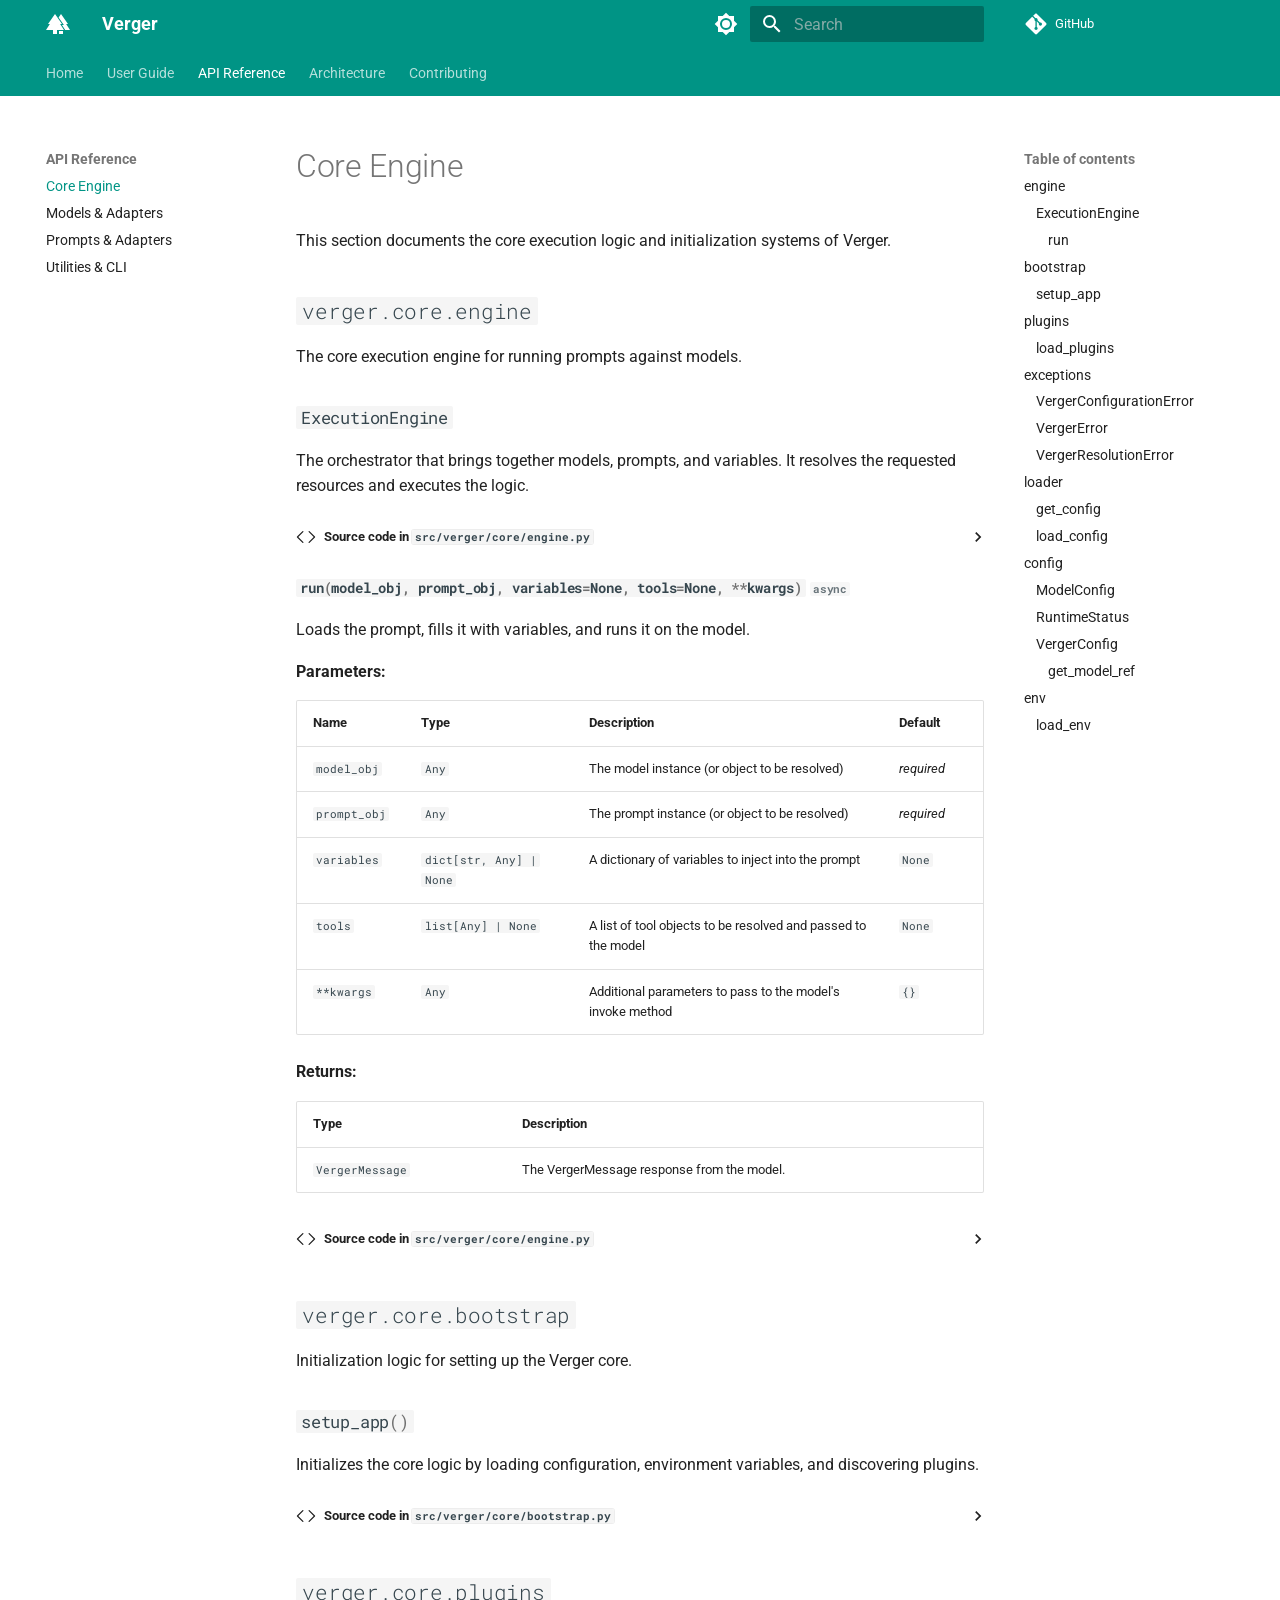
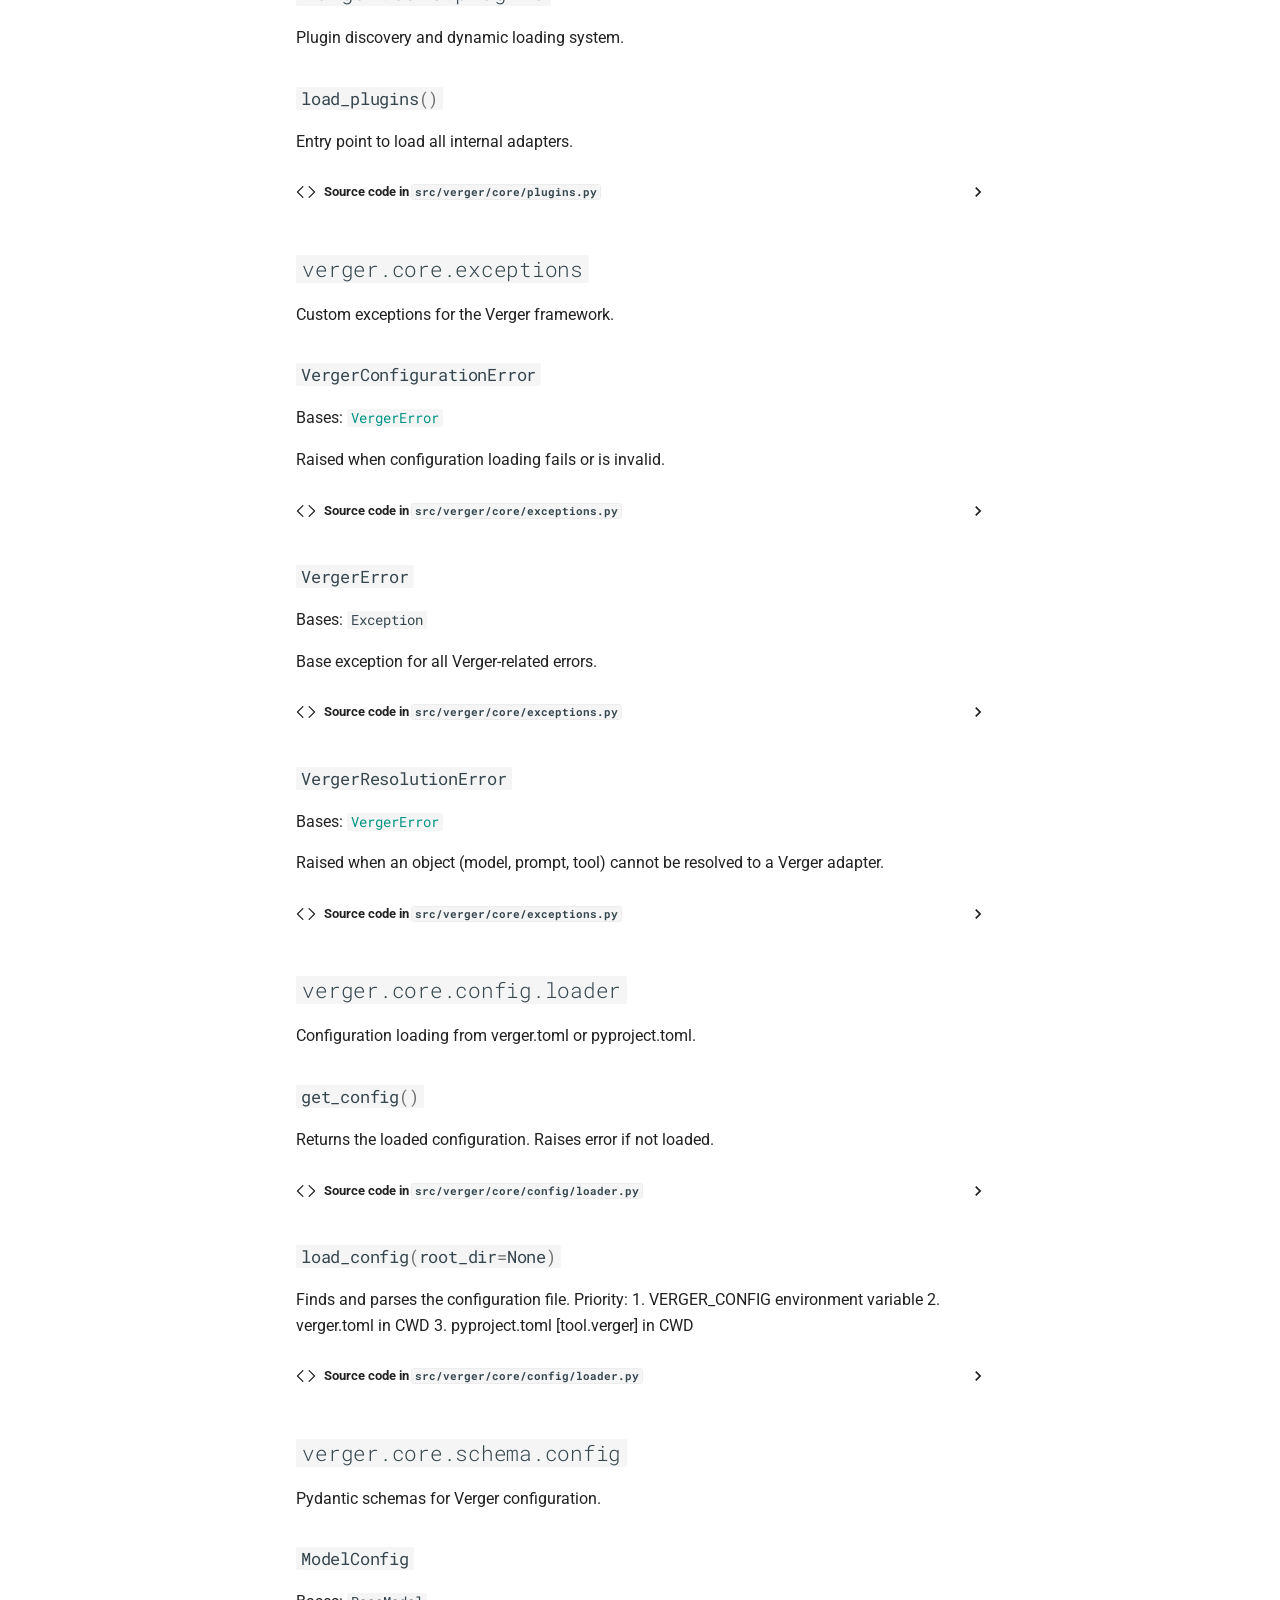
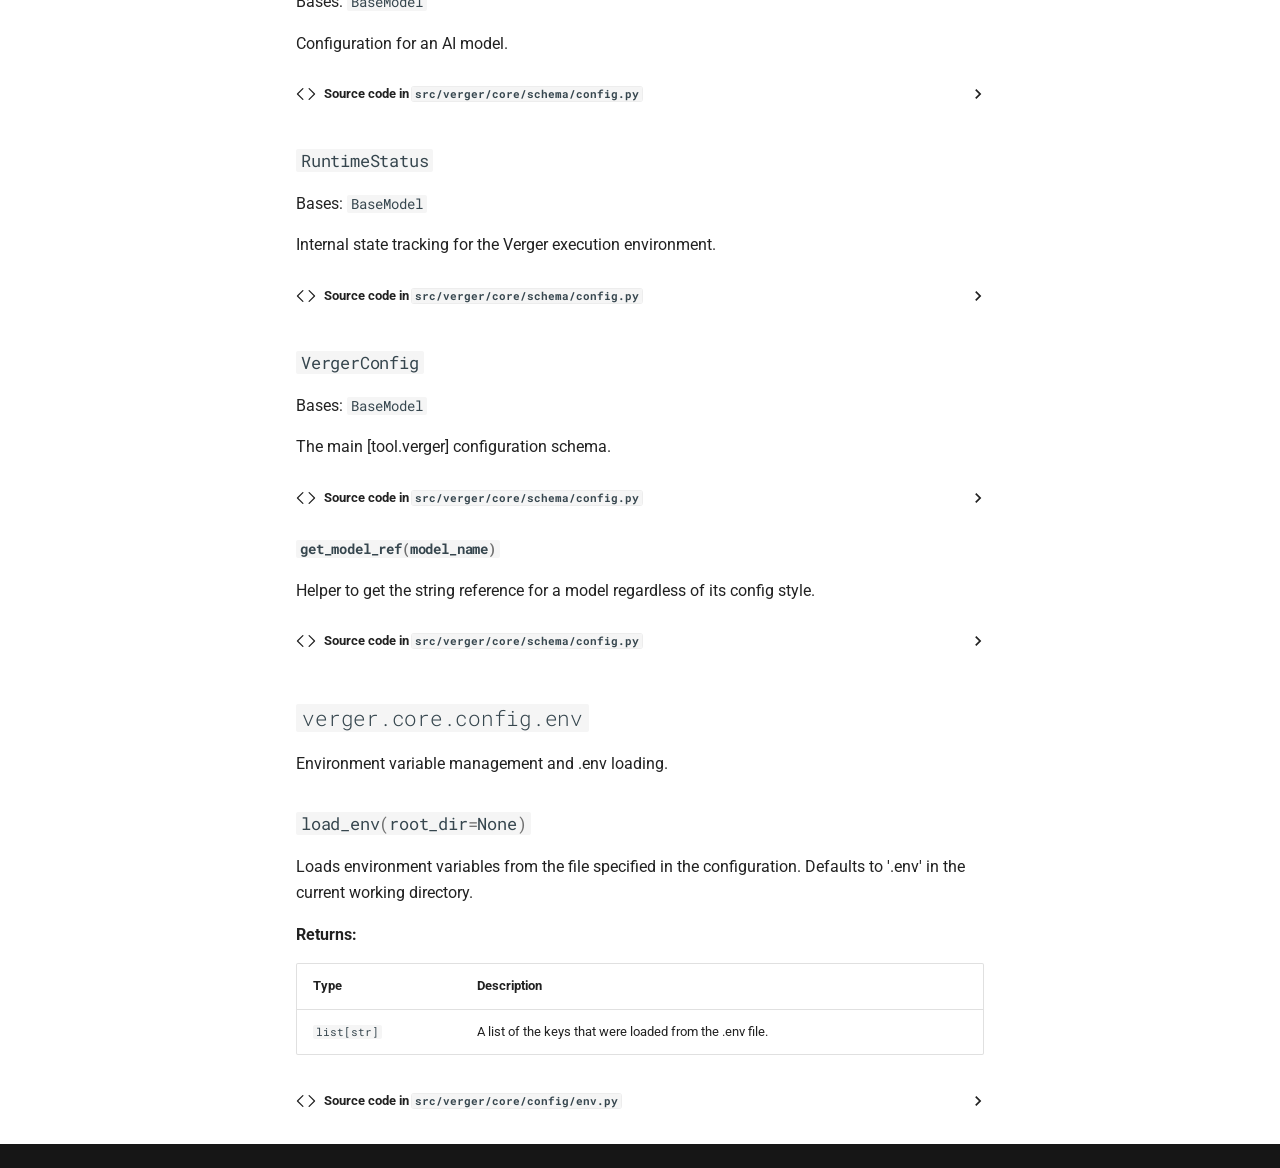
<file: reference/core/index.html>
<!doctype html>
<html lang="en" class="no-js">
  <head>
    
      <meta charset="utf-8">
      <meta name="viewport" content="width=device-width,initial-scale=1">
      
      
      
        <link rel="canonical" href="https://zaghlaoui.github.io/verger/reference/core/">
      
      
        <link rel="prev" href="../../guide/cli/">
      
      
        <link rel="next" href="../models/">
      
      
        
      
      
      <link rel="icon" href="../../assets/favicon.svg">
      <meta name="generator" content="mkdocs-1.6.1, mkdocs-material-9.7.6">
    
    
      
        <title>Core Engine - Verger</title>
      
    
    
      <link rel="stylesheet" href="../../assets/stylesheets/main.484c7ddc.min.css">
      
        
        <link rel="stylesheet" href="../../assets/stylesheets/palette.ab4e12ef.min.css">
      
      


    
    
      
    
    
      
        
        
        <link rel="preconnect" href="https://fonts.gstatic.com" crossorigin>
        <link rel="stylesheet" href="https://fonts.googleapis.com/css?family=Roboto:300,300i,400,400i,700,700i%7CRoboto+Mono:400,400i,700,700i&display=fallback">
        <style>:root{--md-text-font:"Roboto";--md-code-font:"Roboto Mono"}</style>
      
    
    
      <link rel="stylesheet" href="../../assets/_mkdocstrings.css">
    
    <script>__md_scope=new URL("../..",location),__md_hash=e=>[...e].reduce(((e,_)=>(e<<5)-e+_.charCodeAt(0)),0),__md_get=(e,_=localStorage,t=__md_scope)=>JSON.parse(_.getItem(t.pathname+"."+e)),__md_set=(e,_,t=localStorage,a=__md_scope)=>{try{t.setItem(a.pathname+"."+e,JSON.stringify(_))}catch(e){}}</script>
    
      

    
    
  </head>
  
  
    
    
      
    
    
    
    
    <body dir="ltr" data-md-color-scheme="default" data-md-color-primary="teal" data-md-color-accent="green">
  
    
    <input class="md-toggle" data-md-toggle="drawer" type="checkbox" id="__drawer" autocomplete="off">
    <input class="md-toggle" data-md-toggle="search" type="checkbox" id="__search" autocomplete="off">
    <label class="md-overlay" for="__drawer"></label>
    <div data-md-component="skip">
      
        
        <a href="#core-engine" class="md-skip">
          Skip to content
        </a>
      
    </div>
    <div data-md-component="announce">
      
    </div>
    
    
      

<header class="md-header" data-md-component="header">
  <nav class="md-header__inner md-grid" aria-label="Header">
    <a href="../.." title="Verger" class="md-header__button md-logo" aria-label="Verger" data-md-component="logo">
      
  
  <svg xmlns="http://www.w3.org/2000/svg" viewBox="0 0 24 24"><path d="M16 12 9 2 2 12h1.86L0 18h7v4h4v-4h7l-3.86-6zm4.14 0H22L15 2l-2.39 3.41L17.92 13h-1.95l3.22 5H24zM13 19h4v3h-4z"/></svg>

    </a>
    <label class="md-header__button md-icon" for="__drawer">
      
      <svg xmlns="http://www.w3.org/2000/svg" viewBox="0 0 24 24"><path d="M3 6h18v2H3zm0 5h18v2H3zm0 5h18v2H3z"/></svg>
    </label>
    <div class="md-header__title" data-md-component="header-title">
      <div class="md-header__ellipsis">
        <div class="md-header__topic">
          <span class="md-ellipsis">
            Verger
          </span>
        </div>
        <div class="md-header__topic" data-md-component="header-topic">
          <span class="md-ellipsis">
            
              Core Engine
            
          </span>
        </div>
      </div>
    </div>
    
      
        <form class="md-header__option" data-md-component="palette">
  
    
    
    
    <input class="md-option" data-md-color-media="(prefers-color-scheme: light)" data-md-color-scheme="default" data-md-color-primary="teal" data-md-color-accent="green"  aria-label="Switch to dark mode"  type="radio" name="__palette" id="__palette_0">
    
      <label class="md-header__button md-icon" title="Switch to dark mode" for="__palette_1" hidden>
        <svg xmlns="http://www.w3.org/2000/svg" viewBox="0 0 24 24"><path d="M12 8a4 4 0 0 0-4 4 4 4 0 0 0 4 4 4 4 0 0 0 4-4 4 4 0 0 0-4-4m0 10a6 6 0 0 1-6-6 6 6 0 0 1 6-6 6 6 0 0 1 6 6 6 6 0 0 1-6 6m8-9.31V4h-4.69L12 .69 8.69 4H4v4.69L.69 12 4 15.31V20h4.69L12 23.31 15.31 20H20v-4.69L23.31 12z"/></svg>
      </label>
    
  
    
    
    
    <input class="md-option" data-md-color-media="(prefers-color-scheme: dark)" data-md-color-scheme="slate" data-md-color-primary="black" data-md-color-accent="teal"  aria-label="Switch to light mode"  type="radio" name="__palette" id="__palette_1">
    
      <label class="md-header__button md-icon" title="Switch to light mode" for="__palette_0" hidden>
        <svg xmlns="http://www.w3.org/2000/svg" viewBox="0 0 24 24"><path d="M12 18c-.89 0-1.74-.2-2.5-.55C11.56 16.5 13 14.42 13 12s-1.44-4.5-3.5-5.45C10.26 6.2 11.11 6 12 6a6 6 0 0 1 6 6 6 6 0 0 1-6 6m8-9.31V4h-4.69L12 .69 8.69 4H4v4.69L.69 12 4 15.31V20h4.69L12 23.31 15.31 20H20v-4.69L23.31 12z"/></svg>
      </label>
    
  
</form>
      
    
    
      <script>var palette=__md_get("__palette");if(palette&&palette.color){if("(prefers-color-scheme)"===palette.color.media){var media=matchMedia("(prefers-color-scheme: light)"),input=document.querySelector(media.matches?"[data-md-color-media='(prefers-color-scheme: light)']":"[data-md-color-media='(prefers-color-scheme: dark)']");palette.color.media=input.getAttribute("data-md-color-media"),palette.color.scheme=input.getAttribute("data-md-color-scheme"),palette.color.primary=input.getAttribute("data-md-color-primary"),palette.color.accent=input.getAttribute("data-md-color-accent")}for(var[key,value]of Object.entries(palette.color))document.body.setAttribute("data-md-color-"+key,value)}</script>
    
    
    
      
      
        <label class="md-header__button md-icon" for="__search">
          
          <svg xmlns="http://www.w3.org/2000/svg" viewBox="0 0 24 24"><path d="M9.5 3A6.5 6.5 0 0 1 16 9.5c0 1.61-.59 3.09-1.56 4.23l.27.27h.79l5 5-1.5 1.5-5-5v-.79l-.27-.27A6.52 6.52 0 0 1 9.5 16 6.5 6.5 0 0 1 3 9.5 6.5 6.5 0 0 1 9.5 3m0 2C7 5 5 7 5 9.5S7 14 9.5 14 14 12 14 9.5 12 5 9.5 5"/></svg>
        </label>
        <div class="md-search" data-md-component="search" role="dialog">
  <label class="md-search__overlay" for="__search"></label>
  <div class="md-search__inner" role="search">
    <form class="md-search__form" name="search">
      <input type="text" class="md-search__input" name="query" aria-label="Search" placeholder="Search" autocapitalize="off" autocorrect="off" autocomplete="off" spellcheck="false" data-md-component="search-query" required>
      <label class="md-search__icon md-icon" for="__search">
        
        <svg xmlns="http://www.w3.org/2000/svg" viewBox="0 0 24 24"><path d="M9.5 3A6.5 6.5 0 0 1 16 9.5c0 1.61-.59 3.09-1.56 4.23l.27.27h.79l5 5-1.5 1.5-5-5v-.79l-.27-.27A6.52 6.52 0 0 1 9.5 16 6.5 6.5 0 0 1 3 9.5 6.5 6.5 0 0 1 9.5 3m0 2C7 5 5 7 5 9.5S7 14 9.5 14 14 12 14 9.5 12 5 9.5 5"/></svg>
        
        <svg xmlns="http://www.w3.org/2000/svg" viewBox="0 0 24 24"><path d="M20 11v2H8l5.5 5.5-1.42 1.42L4.16 12l7.92-7.92L13.5 5.5 8 11z"/></svg>
      </label>
      <nav class="md-search__options" aria-label="Search">
        
        <button type="reset" class="md-search__icon md-icon" title="Clear" aria-label="Clear" tabindex="-1">
          
          <svg xmlns="http://www.w3.org/2000/svg" viewBox="0 0 24 24"><path d="M19 6.41 17.59 5 12 10.59 6.41 5 5 6.41 10.59 12 5 17.59 6.41 19 12 13.41 17.59 19 19 17.59 13.41 12z"/></svg>
        </button>
      </nav>
      
        <div class="md-search__suggest" data-md-component="search-suggest"></div>
      
    </form>
    <div class="md-search__output">
      <div class="md-search__scrollwrap" tabindex="0" data-md-scrollfix>
        <div class="md-search-result" data-md-component="search-result">
          <div class="md-search-result__meta">
            Initializing search
          </div>
          <ol class="md-search-result__list" role="presentation"></ol>
        </div>
      </div>
    </div>
  </div>
</div>
      
    
    
      <div class="md-header__source">
        <a href="https://github.com/zaghlaoui/verger" title="Go to repository" class="md-source" data-md-component="source">
  <div class="md-source__icon md-icon">
    
    <svg xmlns="http://www.w3.org/2000/svg" viewBox="0 0 448 512"><!--! Font Awesome Free 7.1.0 by @fontawesome - https://fontawesome.com License - https://fontawesome.com/license/free (Icons: CC BY 4.0, Fonts: SIL OFL 1.1, Code: MIT License) Copyright 2025 Fonticons, Inc.--><path d="M439.6 236.1 244 40.5c-5.4-5.5-12.8-8.5-20.4-8.5s-15 3-20.4 8.4L162.5 81l51.5 51.5c27.1-9.1 52.7 16.8 43.4 43.7l49.7 49.7c34.2-11.8 61.2 31 35.5 56.7-26.5 26.5-70.2-2.9-56-37.3L240.3 199v121.9c25.3 12.5 22.3 41.8 9.1 55-6.4 6.4-15.2 10.1-24.3 10.1s-17.8-3.6-24.3-10.1c-17.6-17.6-11.1-46.9 11.2-56v-123c-20.8-8.5-24.6-30.7-18.6-45L142.6 101 8.5 235.1C3 240.6 0 247.9 0 255.5s3 15 8.5 20.4l195.6 195.7c5.4 5.4 12.7 8.4 20.4 8.4s15-3 20.4-8.4l194.7-194.7c5.4-5.4 8.4-12.8 8.4-20.4s-3-15-8.4-20.4"/></svg>
  </div>
  <div class="md-source__repository">
    GitHub
  </div>
</a>
      </div>
    
  </nav>
  
</header>
    
    <div class="md-container" data-md-component="container">
      
      
        
          
            
<nav class="md-tabs" aria-label="Tabs" data-md-component="tabs">
  <div class="md-grid">
    <ul class="md-tabs__list">
      
        
  
  
  
  
    
    
      <li class="md-tabs__item">
        <a href="../.." class="md-tabs__link">
          
  
  
  Home

        </a>
      </li>
    
  

      
        
  
  
  
  
    
    
      <li class="md-tabs__item">
        <a href="../../guide/config/" class="md-tabs__link">
          
  
  
  User Guide

        </a>
      </li>
    
  

      
        
  
  
  
    
  
  
    
    
      <li class="md-tabs__item md-tabs__item--active">
        <a href="./" class="md-tabs__link">
          
  
  
  API Reference

        </a>
      </li>
    
  

      
        
  
  
  
  
    
    
      <li class="md-tabs__item">
        <a href="../../architecture/overview/" class="md-tabs__link">
          
  
  
  Architecture

        </a>
      </li>
    
  

      
        
  
  
  
  
    <li class="md-tabs__item">
      <a href="../../contributing/" class="md-tabs__link">
        
  
  
    
  
  Contributing

      </a>
    </li>
  

      
    </ul>
  </div>
</nav>
          
        
      
      <main class="md-main" data-md-component="main">
        <div class="md-main__inner md-grid">
          
            
              
              <div class="md-sidebar md-sidebar--primary" data-md-component="sidebar" data-md-type="navigation" >
                <div class="md-sidebar__scrollwrap">
                  <div class="md-sidebar__inner">
                    


  


<nav class="md-nav md-nav--primary md-nav--lifted" aria-label="Navigation" data-md-level="0">
  <label class="md-nav__title" for="__drawer">
    <a href="../.." title="Verger" class="md-nav__button md-logo" aria-label="Verger" data-md-component="logo">
      
  
  <svg xmlns="http://www.w3.org/2000/svg" viewBox="0 0 24 24"><path d="M16 12 9 2 2 12h1.86L0 18h7v4h4v-4h7l-3.86-6zm4.14 0H22L15 2l-2.39 3.41L17.92 13h-1.95l3.22 5H24zM13 19h4v3h-4z"/></svg>

    </a>
    Verger
  </label>
  
    <div class="md-nav__source">
      <a href="https://github.com/zaghlaoui/verger" title="Go to repository" class="md-source" data-md-component="source">
  <div class="md-source__icon md-icon">
    
    <svg xmlns="http://www.w3.org/2000/svg" viewBox="0 0 448 512"><!--! Font Awesome Free 7.1.0 by @fontawesome - https://fontawesome.com License - https://fontawesome.com/license/free (Icons: CC BY 4.0, Fonts: SIL OFL 1.1, Code: MIT License) Copyright 2025 Fonticons, Inc.--><path d="M439.6 236.1 244 40.5c-5.4-5.5-12.8-8.5-20.4-8.5s-15 3-20.4 8.4L162.5 81l51.5 51.5c27.1-9.1 52.7 16.8 43.4 43.7l49.7 49.7c34.2-11.8 61.2 31 35.5 56.7-26.5 26.5-70.2-2.9-56-37.3L240.3 199v121.9c25.3 12.5 22.3 41.8 9.1 55-6.4 6.4-15.2 10.1-24.3 10.1s-17.8-3.6-24.3-10.1c-17.6-17.6-11.1-46.9 11.2-56v-123c-20.8-8.5-24.6-30.7-18.6-45L142.6 101 8.5 235.1C3 240.6 0 247.9 0 255.5s3 15 8.5 20.4l195.6 195.7c5.4 5.4 12.7 8.4 20.4 8.4s15-3 20.4-8.4l194.7-194.7c5.4-5.4 8.4-12.8 8.4-20.4s-3-15-8.4-20.4"/></svg>
  </div>
  <div class="md-source__repository">
    GitHub
  </div>
</a>
    </div>
  
  <ul class="md-nav__list" data-md-scrollfix>
    
      
      
  
  
  
  
    
    
    
    
      
      
        
      
    
    
    <li class="md-nav__item md-nav__item--nested">
      
        
        
        <input class="md-nav__toggle md-toggle " type="checkbox" id="__nav_1" >
        
          
          <label class="md-nav__link" for="__nav_1" id="__nav_1_label" tabindex="0">
            
  
  
  <span class="md-ellipsis">
    
  
    Home
  

    
  </span>
  
  

            <span class="md-nav__icon md-icon"></span>
          </label>
        
        <nav class="md-nav" data-md-level="1" aria-labelledby="__nav_1_label" aria-expanded="false">
          <label class="md-nav__title" for="__nav_1">
            <span class="md-nav__icon md-icon"></span>
            
  
    Home
  

          </label>
          <ul class="md-nav__list" data-md-scrollfix>
            
              
                
  
  
  
  
    <li class="md-nav__item">
      <a href="../.." class="md-nav__link">
        
  
  
  <span class="md-ellipsis">
    
  
    Verger
  

    
  </span>
  
  

      </a>
    </li>
  

              
            
              
                
  
  
  
  
    <li class="md-nav__item">
      <a href="../../quickstart/" class="md-nav__link">
        
  
  
  <span class="md-ellipsis">
    
  
    Quickstart
  

    
  </span>
  
  

      </a>
    </li>
  

              
            
          </ul>
        </nav>
      
    </li>
  

    
      
      
  
  
  
  
    
    
    
    
      
      
        
      
    
    
    <li class="md-nav__item md-nav__item--nested">
      
        
        
        <input class="md-nav__toggle md-toggle " type="checkbox" id="__nav_2" >
        
          
          <label class="md-nav__link" for="__nav_2" id="__nav_2_label" tabindex="0">
            
  
  
  <span class="md-ellipsis">
    
  
    User Guide
  

    
  </span>
  
  

            <span class="md-nav__icon md-icon"></span>
          </label>
        
        <nav class="md-nav" data-md-level="1" aria-labelledby="__nav_2_label" aria-expanded="false">
          <label class="md-nav__title" for="__nav_2">
            <span class="md-nav__icon md-icon"></span>
            
  
    User Guide
  

          </label>
          <ul class="md-nav__list" data-md-scrollfix>
            
              
                
  
  
  
  
    <li class="md-nav__item">
      <a href="../../guide/config/" class="md-nav__link">
        
  
  
  <span class="md-ellipsis">
    
  
    Configuration
  

    
  </span>
  
  

      </a>
    </li>
  

              
            
              
                
  
  
  
  
    <li class="md-nav__item">
      <a href="../../guide/cli/" class="md-nav__link">
        
  
  
  <span class="md-ellipsis">
    
  
    CLI Usage
  

    
  </span>
  
  

      </a>
    </li>
  

              
            
          </ul>
        </nav>
      
    </li>
  

    
      
      
  
  
    
  
  
  
    
    
    
    
      
        
        
      
      
        
      
    
    
    <li class="md-nav__item md-nav__item--active md-nav__item--section md-nav__item--nested">
      
        
        
        <input class="md-nav__toggle md-toggle " type="checkbox" id="__nav_3" checked>
        
          
          <label class="md-nav__link" for="__nav_3" id="__nav_3_label" tabindex="">
            
  
  
  <span class="md-ellipsis">
    
  
    API Reference
  

    
  </span>
  
  

            <span class="md-nav__icon md-icon"></span>
          </label>
        
        <nav class="md-nav" data-md-level="1" aria-labelledby="__nav_3_label" aria-expanded="true">
          <label class="md-nav__title" for="__nav_3">
            <span class="md-nav__icon md-icon"></span>
            
  
    API Reference
  

          </label>
          <ul class="md-nav__list" data-md-scrollfix>
            
              
                
  
  
    
  
  
  
    <li class="md-nav__item md-nav__item--active">
      
      <input class="md-nav__toggle md-toggle" type="checkbox" id="__toc">
      
      
        
      
      
        <label class="md-nav__link md-nav__link--active" for="__toc">
          
  
  
  <span class="md-ellipsis">
    
  
    Core Engine
  

    
  </span>
  
  

          <span class="md-nav__icon md-icon"></span>
        </label>
      
      <a href="./" class="md-nav__link md-nav__link--active">
        
  
  
  <span class="md-ellipsis">
    
  
    Core Engine
  

    
  </span>
  
  

      </a>
      
        

<nav class="md-nav md-nav--secondary" aria-label="Table of contents">
  
  
  
    
  
  
    <label class="md-nav__title" for="__toc">
      <span class="md-nav__icon md-icon"></span>
      Table of contents
    </label>
    <ul class="md-nav__list" data-md-component="toc" data-md-scrollfix>
      
        <li class="md-nav__item">
  <a href="#verger.core.engine" class="md-nav__link">
    <span class="md-ellipsis">
      
        engine
      
    </span>
  </a>
  
    <nav class="md-nav" aria-label="engine">
      <ul class="md-nav__list">
        
          <li class="md-nav__item">
  <a href="#verger.core.engine.ExecutionEngine" class="md-nav__link">
    <span class="md-ellipsis">
      
        ExecutionEngine
      
    </span>
  </a>
  
    <nav class="md-nav" aria-label="ExecutionEngine">
      <ul class="md-nav__list">
        
          <li class="md-nav__item">
  <a href="#verger.core.engine.ExecutionEngine.run" class="md-nav__link">
    <span class="md-ellipsis">
      
        run
      
    </span>
  </a>
  
</li>
        
      </ul>
    </nav>
  
</li>
        
      </ul>
    </nav>
  
</li>
      
        <li class="md-nav__item">
  <a href="#verger.core.bootstrap" class="md-nav__link">
    <span class="md-ellipsis">
      
        bootstrap
      
    </span>
  </a>
  
    <nav class="md-nav" aria-label="bootstrap">
      <ul class="md-nav__list">
        
          <li class="md-nav__item">
  <a href="#verger.core.bootstrap.setup_app" class="md-nav__link">
    <span class="md-ellipsis">
      
        setup_app
      
    </span>
  </a>
  
</li>
        
      </ul>
    </nav>
  
</li>
      
        <li class="md-nav__item">
  <a href="#verger.core.plugins" class="md-nav__link">
    <span class="md-ellipsis">
      
        plugins
      
    </span>
  </a>
  
    <nav class="md-nav" aria-label="plugins">
      <ul class="md-nav__list">
        
          <li class="md-nav__item">
  <a href="#verger.core.plugins.load_plugins" class="md-nav__link">
    <span class="md-ellipsis">
      
        load_plugins
      
    </span>
  </a>
  
</li>
        
      </ul>
    </nav>
  
</li>
      
        <li class="md-nav__item">
  <a href="#verger.core.exceptions" class="md-nav__link">
    <span class="md-ellipsis">
      
        exceptions
      
    </span>
  </a>
  
    <nav class="md-nav" aria-label="exceptions">
      <ul class="md-nav__list">
        
          <li class="md-nav__item">
  <a href="#verger.core.exceptions.VergerConfigurationError" class="md-nav__link">
    <span class="md-ellipsis">
      
        VergerConfigurationError
      
    </span>
  </a>
  
</li>
        
          <li class="md-nav__item">
  <a href="#verger.core.exceptions.VergerError" class="md-nav__link">
    <span class="md-ellipsis">
      
        VergerError
      
    </span>
  </a>
  
</li>
        
          <li class="md-nav__item">
  <a href="#verger.core.exceptions.VergerResolutionError" class="md-nav__link">
    <span class="md-ellipsis">
      
        VergerResolutionError
      
    </span>
  </a>
  
</li>
        
      </ul>
    </nav>
  
</li>
      
        <li class="md-nav__item">
  <a href="#verger.core.config.loader" class="md-nav__link">
    <span class="md-ellipsis">
      
        loader
      
    </span>
  </a>
  
    <nav class="md-nav" aria-label="loader">
      <ul class="md-nav__list">
        
          <li class="md-nav__item">
  <a href="#verger.core.config.loader.get_config" class="md-nav__link">
    <span class="md-ellipsis">
      
        get_config
      
    </span>
  </a>
  
</li>
        
          <li class="md-nav__item">
  <a href="#verger.core.config.loader.load_config" class="md-nav__link">
    <span class="md-ellipsis">
      
        load_config
      
    </span>
  </a>
  
</li>
        
      </ul>
    </nav>
  
</li>
      
        <li class="md-nav__item">
  <a href="#verger.core.schema.config" class="md-nav__link">
    <span class="md-ellipsis">
      
        config
      
    </span>
  </a>
  
    <nav class="md-nav" aria-label="config">
      <ul class="md-nav__list">
        
          <li class="md-nav__item">
  <a href="#verger.core.schema.config.ModelConfig" class="md-nav__link">
    <span class="md-ellipsis">
      
        ModelConfig
      
    </span>
  </a>
  
</li>
        
          <li class="md-nav__item">
  <a href="#verger.core.schema.config.RuntimeStatus" class="md-nav__link">
    <span class="md-ellipsis">
      
        RuntimeStatus
      
    </span>
  </a>
  
</li>
        
          <li class="md-nav__item">
  <a href="#verger.core.schema.config.VergerConfig" class="md-nav__link">
    <span class="md-ellipsis">
      
        VergerConfig
      
    </span>
  </a>
  
    <nav class="md-nav" aria-label="VergerConfig">
      <ul class="md-nav__list">
        
          <li class="md-nav__item">
  <a href="#verger.core.schema.config.VergerConfig.get_model_ref" class="md-nav__link">
    <span class="md-ellipsis">
      
        get_model_ref
      
    </span>
  </a>
  
</li>
        
      </ul>
    </nav>
  
</li>
        
      </ul>
    </nav>
  
</li>
      
        <li class="md-nav__item">
  <a href="#verger.core.config.env" class="md-nav__link">
    <span class="md-ellipsis">
      
        env
      
    </span>
  </a>
  
    <nav class="md-nav" aria-label="env">
      <ul class="md-nav__list">
        
          <li class="md-nav__item">
  <a href="#verger.core.config.env.load_env" class="md-nav__link">
    <span class="md-ellipsis">
      
        load_env
      
    </span>
  </a>
  
</li>
        
      </ul>
    </nav>
  
</li>
      
    </ul>
  
</nav>
      
    </li>
  

              
            
              
                
  
  
  
  
    <li class="md-nav__item">
      <a href="../models/" class="md-nav__link">
        
  
  
  <span class="md-ellipsis">
    
  
    Models & Adapters
  

    
  </span>
  
  

      </a>
    </li>
  

              
            
              
                
  
  
  
  
    <li class="md-nav__item">
      <a href="../prompts/" class="md-nav__link">
        
  
  
  <span class="md-ellipsis">
    
  
    Prompts & Adapters
  

    
  </span>
  
  

      </a>
    </li>
  

              
            
              
                
  
  
  
  
    <li class="md-nav__item">
      <a href="../utils/" class="md-nav__link">
        
  
  
  <span class="md-ellipsis">
    
  
    Utilities & CLI
  

    
  </span>
  
  

      </a>
    </li>
  

              
            
          </ul>
        </nav>
      
    </li>
  

    
      
      
  
  
  
  
    
    
    
    
      
      
        
      
    
    
    <li class="md-nav__item md-nav__item--nested">
      
        
        
        <input class="md-nav__toggle md-toggle " type="checkbox" id="__nav_4" >
        
          
          <label class="md-nav__link" for="__nav_4" id="__nav_4_label" tabindex="0">
            
  
  
  <span class="md-ellipsis">
    
  
    Architecture
  

    
  </span>
  
  

            <span class="md-nav__icon md-icon"></span>
          </label>
        
        <nav class="md-nav" data-md-level="1" aria-labelledby="__nav_4_label" aria-expanded="false">
          <label class="md-nav__title" for="__nav_4">
            <span class="md-nav__icon md-icon"></span>
            
  
    Architecture
  

          </label>
          <ul class="md-nav__list" data-md-scrollfix>
            
              
                
  
  
  
  
    <li class="md-nav__item">
      <a href="../../architecture/overview/" class="md-nav__link">
        
  
  
  <span class="md-ellipsis">
    
  
    Overview
  

    
  </span>
  
  

      </a>
    </li>
  

              
            
          </ul>
        </nav>
      
    </li>
  

    
      
      
  
  
  
  
    <li class="md-nav__item">
      <a href="../../contributing/" class="md-nav__link">
        
  
  
  <span class="md-ellipsis">
    
  
    Contributing
  

    
  </span>
  
  

      </a>
    </li>
  

    
  </ul>
</nav>
                  </div>
                </div>
              </div>
            
            
              
              <div class="md-sidebar md-sidebar--secondary" data-md-component="sidebar" data-md-type="toc" >
                <div class="md-sidebar__scrollwrap">
                  <div class="md-sidebar__inner">
                    

<nav class="md-nav md-nav--secondary" aria-label="Table of contents">
  
  
  
    
  
  
    <label class="md-nav__title" for="__toc">
      <span class="md-nav__icon md-icon"></span>
      Table of contents
    </label>
    <ul class="md-nav__list" data-md-component="toc" data-md-scrollfix>
      
        <li class="md-nav__item">
  <a href="#verger.core.engine" class="md-nav__link">
    <span class="md-ellipsis">
      
        engine
      
    </span>
  </a>
  
    <nav class="md-nav" aria-label="engine">
      <ul class="md-nav__list">
        
          <li class="md-nav__item">
  <a href="#verger.core.engine.ExecutionEngine" class="md-nav__link">
    <span class="md-ellipsis">
      
        ExecutionEngine
      
    </span>
  </a>
  
    <nav class="md-nav" aria-label="ExecutionEngine">
      <ul class="md-nav__list">
        
          <li class="md-nav__item">
  <a href="#verger.core.engine.ExecutionEngine.run" class="md-nav__link">
    <span class="md-ellipsis">
      
        run
      
    </span>
  </a>
  
</li>
        
      </ul>
    </nav>
  
</li>
        
      </ul>
    </nav>
  
</li>
      
        <li class="md-nav__item">
  <a href="#verger.core.bootstrap" class="md-nav__link">
    <span class="md-ellipsis">
      
        bootstrap
      
    </span>
  </a>
  
    <nav class="md-nav" aria-label="bootstrap">
      <ul class="md-nav__list">
        
          <li class="md-nav__item">
  <a href="#verger.core.bootstrap.setup_app" class="md-nav__link">
    <span class="md-ellipsis">
      
        setup_app
      
    </span>
  </a>
  
</li>
        
      </ul>
    </nav>
  
</li>
      
        <li class="md-nav__item">
  <a href="#verger.core.plugins" class="md-nav__link">
    <span class="md-ellipsis">
      
        plugins
      
    </span>
  </a>
  
    <nav class="md-nav" aria-label="plugins">
      <ul class="md-nav__list">
        
          <li class="md-nav__item">
  <a href="#verger.core.plugins.load_plugins" class="md-nav__link">
    <span class="md-ellipsis">
      
        load_plugins
      
    </span>
  </a>
  
</li>
        
      </ul>
    </nav>
  
</li>
      
        <li class="md-nav__item">
  <a href="#verger.core.exceptions" class="md-nav__link">
    <span class="md-ellipsis">
      
        exceptions
      
    </span>
  </a>
  
    <nav class="md-nav" aria-label="exceptions">
      <ul class="md-nav__list">
        
          <li class="md-nav__item">
  <a href="#verger.core.exceptions.VergerConfigurationError" class="md-nav__link">
    <span class="md-ellipsis">
      
        VergerConfigurationError
      
    </span>
  </a>
  
</li>
        
          <li class="md-nav__item">
  <a href="#verger.core.exceptions.VergerError" class="md-nav__link">
    <span class="md-ellipsis">
      
        VergerError
      
    </span>
  </a>
  
</li>
        
          <li class="md-nav__item">
  <a href="#verger.core.exceptions.VergerResolutionError" class="md-nav__link">
    <span class="md-ellipsis">
      
        VergerResolutionError
      
    </span>
  </a>
  
</li>
        
      </ul>
    </nav>
  
</li>
      
        <li class="md-nav__item">
  <a href="#verger.core.config.loader" class="md-nav__link">
    <span class="md-ellipsis">
      
        loader
      
    </span>
  </a>
  
    <nav class="md-nav" aria-label="loader">
      <ul class="md-nav__list">
        
          <li class="md-nav__item">
  <a href="#verger.core.config.loader.get_config" class="md-nav__link">
    <span class="md-ellipsis">
      
        get_config
      
    </span>
  </a>
  
</li>
        
          <li class="md-nav__item">
  <a href="#verger.core.config.loader.load_config" class="md-nav__link">
    <span class="md-ellipsis">
      
        load_config
      
    </span>
  </a>
  
</li>
        
      </ul>
    </nav>
  
</li>
      
        <li class="md-nav__item">
  <a href="#verger.core.schema.config" class="md-nav__link">
    <span class="md-ellipsis">
      
        config
      
    </span>
  </a>
  
    <nav class="md-nav" aria-label="config">
      <ul class="md-nav__list">
        
          <li class="md-nav__item">
  <a href="#verger.core.schema.config.ModelConfig" class="md-nav__link">
    <span class="md-ellipsis">
      
        ModelConfig
      
    </span>
  </a>
  
</li>
        
          <li class="md-nav__item">
  <a href="#verger.core.schema.config.RuntimeStatus" class="md-nav__link">
    <span class="md-ellipsis">
      
        RuntimeStatus
      
    </span>
  </a>
  
</li>
        
          <li class="md-nav__item">
  <a href="#verger.core.schema.config.VergerConfig" class="md-nav__link">
    <span class="md-ellipsis">
      
        VergerConfig
      
    </span>
  </a>
  
    <nav class="md-nav" aria-label="VergerConfig">
      <ul class="md-nav__list">
        
          <li class="md-nav__item">
  <a href="#verger.core.schema.config.VergerConfig.get_model_ref" class="md-nav__link">
    <span class="md-ellipsis">
      
        get_model_ref
      
    </span>
  </a>
  
</li>
        
      </ul>
    </nav>
  
</li>
        
      </ul>
    </nav>
  
</li>
      
        <li class="md-nav__item">
  <a href="#verger.core.config.env" class="md-nav__link">
    <span class="md-ellipsis">
      
        env
      
    </span>
  </a>
  
    <nav class="md-nav" aria-label="env">
      <ul class="md-nav__list">
        
          <li class="md-nav__item">
  <a href="#verger.core.config.env.load_env" class="md-nav__link">
    <span class="md-ellipsis">
      
        load_env
      
    </span>
  </a>
  
</li>
        
      </ul>
    </nav>
  
</li>
      
    </ul>
  
</nav>
                  </div>
                </div>
              </div>
            
          
          
            <div class="md-content" data-md-component="content">
              
              <article class="md-content__inner md-typeset">
                
                  


  
  


<h1 id="core-engine">Core Engine</h1>
<p>This section documents the core execution logic and initialization systems of Verger.</p>


<div class="doc doc-object doc-module">



<h2 id="verger.core.engine" class="doc doc-heading">
            <code>verger.core.engine</code>


</h2>

    <div class="doc doc-contents first">

        <p>The core execution engine for running prompts against models.</p>










<div class="doc doc-children">









<div class="doc doc-object doc-class">



<h3 id="verger.core.engine.ExecutionEngine" class="doc doc-heading">
            <code>ExecutionEngine</code>


</h3>


    <div class="doc doc-contents ">



        <p>The orchestrator that brings together models, prompts, and variables.
It resolves the requested resources and executes the logic.</p>








              <details class="mkdocstrings-source">
                <summary>Source code in <code>src/verger/core/engine.py</code></summary>
                <div class="highlight"><table class="highlighttable"><tr><td class="linenos"><div class="linenodiv"><pre><span></span><span class="normal">11</span>
<span class="normal">12</span>
<span class="normal">13</span>
<span class="normal">14</span>
<span class="normal">15</span>
<span class="normal">16</span>
<span class="normal">17</span>
<span class="normal">18</span>
<span class="normal">19</span>
<span class="normal">20</span>
<span class="normal">21</span>
<span class="normal">22</span>
<span class="normal">23</span>
<span class="normal">24</span>
<span class="normal">25</span>
<span class="normal">26</span>
<span class="normal">27</span>
<span class="normal">28</span>
<span class="normal">29</span>
<span class="normal">30</span>
<span class="normal">31</span>
<span class="normal">32</span>
<span class="normal">33</span>
<span class="normal">34</span>
<span class="normal">35</span>
<span class="normal">36</span>
<span class="normal">37</span>
<span class="normal">38</span>
<span class="normal">39</span>
<span class="normal">40</span>
<span class="normal">41</span>
<span class="normal">42</span>
<span class="normal">43</span>
<span class="normal">44</span>
<span class="normal">45</span>
<span class="normal">46</span>
<span class="normal">47</span>
<span class="normal">48</span>
<span class="normal">49</span>
<span class="normal">50</span>
<span class="normal">51</span>
<span class="normal">52</span>
<span class="normal">53</span>
<span class="normal">54</span></pre></div></td><td class="code"><div><pre><span></span><code><span class="k">class</span><span class="w"> </span><span class="nc">ExecutionEngine</span><span class="p">:</span>
<span class="w">    </span><span class="sd">&quot;&quot;&quot;</span>
<span class="sd">    The orchestrator that brings together models, prompts, and variables.</span>
<span class="sd">    It resolves the requested resources and executes the logic.</span>
<span class="sd">    &quot;&quot;&quot;</span>

    <span class="k">async</span> <span class="k">def</span><span class="w"> </span><span class="nf">run</span><span class="p">(</span>
        <span class="bp">self</span><span class="p">,</span>
        <span class="n">model_obj</span><span class="p">:</span> <span class="n">Any</span><span class="p">,</span>
        <span class="n">prompt_obj</span><span class="p">:</span> <span class="n">Any</span><span class="p">,</span>
        <span class="n">variables</span><span class="p">:</span> <span class="nb">dict</span><span class="p">[</span><span class="nb">str</span><span class="p">,</span> <span class="n">Any</span><span class="p">]</span> <span class="o">|</span> <span class="kc">None</span> <span class="o">=</span> <span class="kc">None</span><span class="p">,</span>
        <span class="n">tools</span><span class="p">:</span> <span class="nb">list</span><span class="p">[</span><span class="n">Any</span><span class="p">]</span> <span class="o">|</span> <span class="kc">None</span> <span class="o">=</span> <span class="kc">None</span><span class="p">,</span>
        <span class="o">**</span><span class="n">kwargs</span><span class="p">:</span> <span class="n">Any</span><span class="p">,</span>
    <span class="p">)</span> <span class="o">-&gt;</span> <span class="n">VergerMessage</span><span class="p">:</span>
<span class="w">        </span><span class="sd">&quot;&quot;&quot;</span>
<span class="sd">        Loads the prompt, fills it with variables, and runs it on the model.</span>

<span class="sd">        Args:</span>
<span class="sd">            model_obj: The model instance (or object to be resolved)</span>
<span class="sd">            prompt_obj: The prompt instance (or object to be resolved)</span>
<span class="sd">            variables: A dictionary of variables to inject into the prompt</span>
<span class="sd">            tools: A list of tool objects to be resolved and passed to the model</span>
<span class="sd">            **kwargs: Additional parameters to pass to the model&#39;s invoke method</span>

<span class="sd">        Returns:</span>
<span class="sd">            The VergerMessage response from the model.</span>
<span class="sd">        &quot;&quot;&quot;</span>
        <span class="c1"># 1. Resolve the model adapter</span>
        <span class="n">model</span> <span class="o">=</span> <span class="n">model_registry</span><span class="o">.</span><span class="n">resolve</span><span class="p">(</span><span class="n">model_obj</span><span class="p">)</span>

        <span class="c1"># 2. Resolve and load the prompt adapter</span>
        <span class="n">prompt</span> <span class="o">=</span> <span class="n">prompt_registry</span><span class="o">.</span><span class="n">resolve</span><span class="p">(</span><span class="n">prompt_obj</span><span class="p">)</span>

        <span class="c1"># 3. Resolve tool adapters</span>
        <span class="n">resolved_tools</span> <span class="o">=</span> <span class="p">[</span><span class="n">tool_registry</span><span class="o">.</span><span class="n">resolve</span><span class="p">(</span><span class="n">t</span><span class="p">)</span> <span class="k">for</span> <span class="n">t</span> <span class="ow">in</span> <span class="p">(</span><span class="n">tools</span> <span class="ow">or</span> <span class="p">[])]</span>

        <span class="c1"># 4. Format the prompt messages and invoke the model</span>
        <span class="n">formatted_messages</span> <span class="o">=</span> <span class="n">prompt</span><span class="o">.</span><span class="n">format</span><span class="p">(</span><span class="o">**</span><span class="p">(</span><span class="n">variables</span> <span class="ow">or</span> <span class="p">{}))</span>

        <span class="k">return</span> <span class="k">await</span> <span class="n">model</span><span class="o">.</span><span class="n">invoke</span><span class="p">(</span>
            <span class="n">messages</span><span class="o">=</span><span class="n">formatted_messages</span><span class="p">,</span>
            <span class="n">tools</span><span class="o">=</span><span class="n">resolved_tools</span> <span class="ow">or</span> <span class="kc">None</span><span class="p">,</span>
            <span class="o">**</span><span class="n">kwargs</span><span class="p">,</span>
        <span class="p">)</span>
</code></pre></div></td></tr></table></div>
              </details>



<div class="doc doc-children">










<div class="doc doc-object doc-function">


<h4 id="verger.core.engine.ExecutionEngine.run" class="doc doc-heading">
            <code class="highlight language-python"><span class="n">run</span><span class="p">(</span><span class="n">model_obj</span><span class="p">,</span> <span class="n">prompt_obj</span><span class="p">,</span> <span class="n">variables</span><span class="o">=</span><span class="kc">None</span><span class="p">,</span> <span class="n">tools</span><span class="o">=</span><span class="kc">None</span><span class="p">,</span> <span class="o">**</span><span class="n">kwargs</span><span class="p">)</span></code>

  <span class="doc doc-labels">
      <small class="doc doc-label doc-label-async"><code>async</code></small>
  </span>

</h4>


    <div class="doc doc-contents ">

        <p>Loads the prompt, fills it with variables, and runs it on the model.</p>


<p><span class="doc-section-title">Parameters:</span></p>
    <table>
      <thead>
        <tr>
          <th>Name</th>
          <th>Type</th>
          <th>Description</th>
          <th>Default</th>
        </tr>
      </thead>
      <tbody>
          <tr class="doc-section-item">
            <td>
                <code>model_obj</code>
            </td>
            <td>
                  <code><span title="typing.Any">Any</span></code>
            </td>
            <td>
              <div class="doc-md-description">
                <p>The model instance (or object to be resolved)</p>
              </div>
            </td>
            <td>
                <em>required</em>
            </td>
          </tr>
          <tr class="doc-section-item">
            <td>
                <code>prompt_obj</code>
            </td>
            <td>
                  <code><span title="typing.Any">Any</span></code>
            </td>
            <td>
              <div class="doc-md-description">
                <p>The prompt instance (or object to be resolved)</p>
              </div>
            </td>
            <td>
                <em>required</em>
            </td>
          </tr>
          <tr class="doc-section-item">
            <td>
                <code>variables</code>
            </td>
            <td>
                  <code><span title="dict">dict</span>[<span title="str">str</span>, <span title="typing.Any">Any</span>] | None</code>
            </td>
            <td>
              <div class="doc-md-description">
                <p>A dictionary of variables to inject into the prompt</p>
              </div>
            </td>
            <td>
                  <code>None</code>
            </td>
          </tr>
          <tr class="doc-section-item">
            <td>
                <code>tools</code>
            </td>
            <td>
                  <code><span title="list">list</span>[<span title="typing.Any">Any</span>] | None</code>
            </td>
            <td>
              <div class="doc-md-description">
                <p>A list of tool objects to be resolved and passed to the model</p>
              </div>
            </td>
            <td>
                  <code>None</code>
            </td>
          </tr>
          <tr class="doc-section-item">
            <td>
                <code>**kwargs</code>
            </td>
            <td>
                  <code><span title="typing.Any">Any</span></code>
            </td>
            <td>
              <div class="doc-md-description">
                <p>Additional parameters to pass to the model's invoke method</p>
              </div>
            </td>
            <td>
                  <code>{}</code>
            </td>
          </tr>
      </tbody>
    </table>


    <p><span class="doc-section-title">Returns:</span></p>
    <table>
      <thead>
        <tr>
          <th>Type</th>
          <th>Description</th>
        </tr>
      </thead>
      <tbody>
          <tr class="doc-section-item">
            <td>
                  <code><span title="verger.core.schema.VergerMessage">VergerMessage</span></code>
            </td>
            <td>
              <div class="doc-md-description">
                <p>The VergerMessage response from the model.</p>
              </div>
            </td>
          </tr>
      </tbody>
    </table>


            <details class="mkdocstrings-source">
              <summary>Source code in <code>src/verger/core/engine.py</code></summary>
              <div class="highlight"><table class="highlighttable"><tr><td class="linenos"><div class="linenodiv"><pre><span></span><span class="normal">17</span>
<span class="normal">18</span>
<span class="normal">19</span>
<span class="normal">20</span>
<span class="normal">21</span>
<span class="normal">22</span>
<span class="normal">23</span>
<span class="normal">24</span>
<span class="normal">25</span>
<span class="normal">26</span>
<span class="normal">27</span>
<span class="normal">28</span>
<span class="normal">29</span>
<span class="normal">30</span>
<span class="normal">31</span>
<span class="normal">32</span>
<span class="normal">33</span>
<span class="normal">34</span>
<span class="normal">35</span>
<span class="normal">36</span>
<span class="normal">37</span>
<span class="normal">38</span>
<span class="normal">39</span>
<span class="normal">40</span>
<span class="normal">41</span>
<span class="normal">42</span>
<span class="normal">43</span>
<span class="normal">44</span>
<span class="normal">45</span>
<span class="normal">46</span>
<span class="normal">47</span>
<span class="normal">48</span>
<span class="normal">49</span>
<span class="normal">50</span>
<span class="normal">51</span>
<span class="normal">52</span>
<span class="normal">53</span>
<span class="normal">54</span></pre></div></td><td class="code"><div><pre><span></span><code><span class="k">async</span> <span class="k">def</span><span class="w"> </span><span class="nf">run</span><span class="p">(</span>
    <span class="bp">self</span><span class="p">,</span>
    <span class="n">model_obj</span><span class="p">:</span> <span class="n">Any</span><span class="p">,</span>
    <span class="n">prompt_obj</span><span class="p">:</span> <span class="n">Any</span><span class="p">,</span>
    <span class="n">variables</span><span class="p">:</span> <span class="nb">dict</span><span class="p">[</span><span class="nb">str</span><span class="p">,</span> <span class="n">Any</span><span class="p">]</span> <span class="o">|</span> <span class="kc">None</span> <span class="o">=</span> <span class="kc">None</span><span class="p">,</span>
    <span class="n">tools</span><span class="p">:</span> <span class="nb">list</span><span class="p">[</span><span class="n">Any</span><span class="p">]</span> <span class="o">|</span> <span class="kc">None</span> <span class="o">=</span> <span class="kc">None</span><span class="p">,</span>
    <span class="o">**</span><span class="n">kwargs</span><span class="p">:</span> <span class="n">Any</span><span class="p">,</span>
<span class="p">)</span> <span class="o">-&gt;</span> <span class="n">VergerMessage</span><span class="p">:</span>
<span class="w">    </span><span class="sd">&quot;&quot;&quot;</span>
<span class="sd">    Loads the prompt, fills it with variables, and runs it on the model.</span>

<span class="sd">    Args:</span>
<span class="sd">        model_obj: The model instance (or object to be resolved)</span>
<span class="sd">        prompt_obj: The prompt instance (or object to be resolved)</span>
<span class="sd">        variables: A dictionary of variables to inject into the prompt</span>
<span class="sd">        tools: A list of tool objects to be resolved and passed to the model</span>
<span class="sd">        **kwargs: Additional parameters to pass to the model&#39;s invoke method</span>

<span class="sd">    Returns:</span>
<span class="sd">        The VergerMessage response from the model.</span>
<span class="sd">    &quot;&quot;&quot;</span>
    <span class="c1"># 1. Resolve the model adapter</span>
    <span class="n">model</span> <span class="o">=</span> <span class="n">model_registry</span><span class="o">.</span><span class="n">resolve</span><span class="p">(</span><span class="n">model_obj</span><span class="p">)</span>

    <span class="c1"># 2. Resolve and load the prompt adapter</span>
    <span class="n">prompt</span> <span class="o">=</span> <span class="n">prompt_registry</span><span class="o">.</span><span class="n">resolve</span><span class="p">(</span><span class="n">prompt_obj</span><span class="p">)</span>

    <span class="c1"># 3. Resolve tool adapters</span>
    <span class="n">resolved_tools</span> <span class="o">=</span> <span class="p">[</span><span class="n">tool_registry</span><span class="o">.</span><span class="n">resolve</span><span class="p">(</span><span class="n">t</span><span class="p">)</span> <span class="k">for</span> <span class="n">t</span> <span class="ow">in</span> <span class="p">(</span><span class="n">tools</span> <span class="ow">or</span> <span class="p">[])]</span>

    <span class="c1"># 4. Format the prompt messages and invoke the model</span>
    <span class="n">formatted_messages</span> <span class="o">=</span> <span class="n">prompt</span><span class="o">.</span><span class="n">format</span><span class="p">(</span><span class="o">**</span><span class="p">(</span><span class="n">variables</span> <span class="ow">or</span> <span class="p">{}))</span>

    <span class="k">return</span> <span class="k">await</span> <span class="n">model</span><span class="o">.</span><span class="n">invoke</span><span class="p">(</span>
        <span class="n">messages</span><span class="o">=</span><span class="n">formatted_messages</span><span class="p">,</span>
        <span class="n">tools</span><span class="o">=</span><span class="n">resolved_tools</span> <span class="ow">or</span> <span class="kc">None</span><span class="p">,</span>
        <span class="o">**</span><span class="n">kwargs</span><span class="p">,</span>
    <span class="p">)</span>
</code></pre></div></td></tr></table></div>
            </details>
    </div>

</div>



  </div>

    </div>

</div>




  </div>

    </div>

</div>

<div class="doc doc-object doc-module">



<h2 id="verger.core.bootstrap" class="doc doc-heading">
            <code>verger.core.bootstrap</code>


</h2>

    <div class="doc doc-contents first">

        <p>Initialization logic for setting up the Verger core.</p>










<div class="doc doc-children">










<div class="doc doc-object doc-function">


<h3 id="verger.core.bootstrap.setup_app" class="doc doc-heading">
            <code class="highlight language-python"><span class="n">setup_app</span><span class="p">()</span></code>

</h3>


    <div class="doc doc-contents ">

        <p>Initializes the core logic by loading configuration, environment variables,
and discovering plugins.</p>


            <details class="mkdocstrings-source">
              <summary>Source code in <code>src/verger/core/bootstrap.py</code></summary>
              <div class="highlight"><table class="highlighttable"><tr><td class="linenos"><div class="linenodiv"><pre><span></span><span class="normal">11</span>
<span class="normal">12</span>
<span class="normal">13</span>
<span class="normal">14</span>
<span class="normal">15</span>
<span class="normal">16</span>
<span class="normal">17</span>
<span class="normal">18</span>
<span class="normal">19</span>
<span class="normal">20</span>
<span class="normal">21</span>
<span class="normal">22</span>
<span class="normal">23</span>
<span class="normal">24</span>
<span class="normal">25</span>
<span class="normal">26</span>
<span class="normal">27</span>
<span class="normal">28</span>
<span class="normal">29</span>
<span class="normal">30</span></pre></div></td><td class="code"><div><pre><span></span><code><span class="k">def</span><span class="w"> </span><span class="nf">setup_app</span><span class="p">():</span>
<span class="w">    </span><span class="sd">&quot;&quot;&quot;</span>
<span class="sd">    Initializes the core logic by loading configuration, environment variables,</span>
<span class="sd">    and discovering plugins.</span>
<span class="sd">    &quot;&quot;&quot;</span>
    <span class="c1"># Inject Current Working Directory into sys.path so we can import user modules</span>
    <span class="n">cwd</span> <span class="o">=</span> <span class="nb">str</span><span class="p">(</span><span class="n">Path</span><span class="o">.</span><span class="n">cwd</span><span class="p">())</span>
    <span class="k">if</span> <span class="n">cwd</span> <span class="ow">not</span> <span class="ow">in</span> <span class="n">sys</span><span class="o">.</span><span class="n">path</span><span class="p">:</span>
        <span class="n">sys</span><span class="o">.</span><span class="n">path</span><span class="o">.</span><span class="n">insert</span><span class="p">(</span><span class="mi">0</span><span class="p">,</span> <span class="n">cwd</span><span class="p">)</span>

    <span class="c1"># Step 1: Load configuration</span>
    <span class="n">config</span> <span class="o">=</span> <span class="n">load_config</span><span class="p">()</span>

    <span class="c1"># Step 2: Load environment variables (based on env_file in config)</span>
    <span class="n">env_keys</span> <span class="o">=</span> <span class="n">load_env</span><span class="p">()</span>
    <span class="c1"># Store the keys that were actually loaded from the file</span>
    <span class="n">config</span><span class="o">.</span><span class="n">status</span><span class="o">.</span><span class="n">env_keys</span> <span class="o">=</span> <span class="n">env_keys</span>

    <span class="c1"># Step 3: Discover plugins</span>
    <span class="n">load_plugins</span><span class="p">()</span>
</code></pre></div></td></tr></table></div>
            </details>
    </div>

</div>



  </div>

    </div>

</div>

<div class="doc doc-object doc-module">



<h2 id="verger.core.plugins" class="doc doc-heading">
            <code>verger.core.plugins</code>


</h2>

    <div class="doc doc-contents first">

        <p>Plugin discovery and dynamic loading system.</p>










<div class="doc doc-children">










<div class="doc doc-object doc-function">


<h3 id="verger.core.plugins.load_plugins" class="doc doc-heading">
            <code class="highlight language-python"><span class="n">load_plugins</span><span class="p">()</span></code>

</h3>


    <div class="doc doc-contents ">

        <p>Entry point to load all internal adapters.</p>


            <details class="mkdocstrings-source">
              <summary>Source code in <code>src/verger/core/plugins.py</code></summary>
              <div class="highlight"><table class="highlighttable"><tr><td class="linenos"><div class="linenodiv"><pre><span></span><span class="normal">14</span>
<span class="normal">15</span>
<span class="normal">16</span>
<span class="normal">17</span>
<span class="normal">18</span></pre></div></td><td class="code"><div><pre><span></span><code><span class="k">def</span><span class="w"> </span><span class="nf">load_plugins</span><span class="p">():</span>
<span class="w">    </span><span class="sd">&quot;&quot;&quot;Entry point to load all internal adapters.&quot;&quot;&quot;</span>
    <span class="n">_register_model_adapters</span><span class="p">()</span>
    <span class="n">_register_prompt_adapters</span><span class="p">()</span>
    <span class="n">_register_tool_adapters</span><span class="p">()</span>
</code></pre></div></td></tr></table></div>
            </details>
    </div>

</div>



  </div>

    </div>

</div>

<div class="doc doc-object doc-module">



<h2 id="verger.core.exceptions" class="doc doc-heading">
            <code>verger.core.exceptions</code>


</h2>

    <div class="doc doc-contents first">

        <p>Custom exceptions for the Verger framework.</p>










<div class="doc doc-children">









<div class="doc doc-object doc-class">



<h3 id="verger.core.exceptions.VergerConfigurationError" class="doc doc-heading">
            <code>VergerConfigurationError</code>


</h3>


    <div class="doc doc-contents ">
            <p class="doc doc-class-bases">
              Bases: <code><a class="autorefs autorefs-internal" title="VergerError (verger.core.exceptions.VergerError)" href="#verger.core.exceptions.VergerError">VergerError</a></code></p>



        <p>Raised when configuration loading fails or is invalid.</p>








              <details class="mkdocstrings-source">
                <summary>Source code in <code>src/verger/core/exceptions.py</code></summary>
                <div class="highlight"><table class="highlighttable"><tr><td class="linenos"><div class="linenodiv"><pre><span></span><span class="normal">10</span>
<span class="normal">11</span>
<span class="normal">12</span>
<span class="normal">13</span></pre></div></td><td class="code"><div><pre><span></span><code><span class="k">class</span><span class="w"> </span><span class="nc">VergerConfigurationError</span><span class="p">(</span><span class="n">VergerError</span><span class="p">):</span>
<span class="w">    </span><span class="sd">&quot;&quot;&quot;Raised when configuration loading fails or is invalid.&quot;&quot;&quot;</span>

    <span class="k">pass</span>
</code></pre></div></td></tr></table></div>
              </details>

    </div>

</div>

<div class="doc doc-object doc-class">



<h3 id="verger.core.exceptions.VergerError" class="doc doc-heading">
            <code>VergerError</code>


</h3>


    <div class="doc doc-contents ">
            <p class="doc doc-class-bases">
              Bases: <code><span title="Exception">Exception</span></code></p>



        <p>Base exception for all Verger-related errors.</p>








              <details class="mkdocstrings-source">
                <summary>Source code in <code>src/verger/core/exceptions.py</code></summary>
                <div class="highlight"><table class="highlighttable"><tr><td class="linenos"><div class="linenodiv"><pre><span></span><span class="normal">4</span>
<span class="normal">5</span>
<span class="normal">6</span>
<span class="normal">7</span></pre></div></td><td class="code"><div><pre><span></span><code><span class="k">class</span><span class="w"> </span><span class="nc">VergerError</span><span class="p">(</span><span class="ne">Exception</span><span class="p">):</span>
<span class="w">    </span><span class="sd">&quot;&quot;&quot;Base exception for all Verger-related errors.&quot;&quot;&quot;</span>

    <span class="k">pass</span>
</code></pre></div></td></tr></table></div>
              </details>

    </div>

</div>

<div class="doc doc-object doc-class">



<h3 id="verger.core.exceptions.VergerResolutionError" class="doc doc-heading">
            <code>VergerResolutionError</code>


</h3>


    <div class="doc doc-contents ">
            <p class="doc doc-class-bases">
              Bases: <code><a class="autorefs autorefs-internal" title="VergerError (verger.core.exceptions.VergerError)" href="#verger.core.exceptions.VergerError">VergerError</a></code></p>



        <p>Raised when an object (model, prompt, tool) cannot be resolved to a Verger adapter.</p>








              <details class="mkdocstrings-source">
                <summary>Source code in <code>src/verger/core/exceptions.py</code></summary>
                <div class="highlight"><table class="highlighttable"><tr><td class="linenos"><div class="linenodiv"><pre><span></span><span class="normal">16</span>
<span class="normal">17</span>
<span class="normal">18</span>
<span class="normal">19</span></pre></div></td><td class="code"><div><pre><span></span><code><span class="k">class</span><span class="w"> </span><span class="nc">VergerResolutionError</span><span class="p">(</span><span class="n">VergerError</span><span class="p">):</span>
<span class="w">    </span><span class="sd">&quot;&quot;&quot;Raised when an object (model, prompt, tool) cannot be resolved to a Verger adapter.&quot;&quot;&quot;</span>

    <span class="k">pass</span>
</code></pre></div></td></tr></table></div>
              </details>

    </div>

</div>




  </div>

    </div>

</div>

<div class="doc doc-object doc-module">



<h2 id="verger.core.config.loader" class="doc doc-heading">
            <code>verger.core.config.loader</code>


</h2>

    <div class="doc doc-contents first">

        <p>Configuration loading from verger.toml or pyproject.toml.</p>










<div class="doc doc-children">










<div class="doc doc-object doc-function">


<h3 id="verger.core.config.loader.get_config" class="doc doc-heading">
            <code class="highlight language-python"><span class="n">get_config</span><span class="p">()</span></code>

</h3>


    <div class="doc doc-contents ">

        <p>Returns the loaded configuration. Raises error if not loaded.</p>


            <details class="mkdocstrings-source">
              <summary>Source code in <code>src/verger/core/config/loader.py</code></summary>
              <div class="highlight"><table class="highlighttable"><tr><td class="linenos"><div class="linenodiv"><pre><span></span><span class="normal">17</span>
<span class="normal">18</span>
<span class="normal">19</span>
<span class="normal">20</span>
<span class="normal">21</span></pre></div></td><td class="code"><div><pre><span></span><code><span class="k">def</span><span class="w"> </span><span class="nf">get_config</span><span class="p">()</span> <span class="o">-&gt;</span> <span class="n">VergerConfig</span><span class="p">:</span>
<span class="w">    </span><span class="sd">&quot;&quot;&quot;Returns the loaded configuration. Raises error if not loaded.&quot;&quot;&quot;</span>
    <span class="k">if</span> <span class="n">_config</span> <span class="ow">is</span> <span class="kc">None</span><span class="p">:</span>
        <span class="k">raise</span> <span class="ne">RuntimeError</span><span class="p">(</span><span class="s2">&quot;Verger configuration has not been loaded. Call load_config() first.&quot;</span><span class="p">)</span>
    <span class="k">return</span> <span class="n">_config</span>
</code></pre></div></td></tr></table></div>
            </details>
    </div>

</div>

<div class="doc doc-object doc-function">


<h3 id="verger.core.config.loader.load_config" class="doc doc-heading">
            <code class="highlight language-python"><span class="n">load_config</span><span class="p">(</span><span class="n">root_dir</span><span class="o">=</span><span class="kc">None</span><span class="p">)</span></code>

</h3>


    <div class="doc doc-contents ">

        <p>Finds and parses the configuration file.
Priority:
1. VERGER_CONFIG environment variable
2. verger.toml in CWD
3. pyproject.toml [tool.verger] in CWD</p>


            <details class="mkdocstrings-source">
              <summary>Source code in <code>src/verger/core/config/loader.py</code></summary>
              <div class="highlight"><table class="highlighttable"><tr><td class="linenos"><div class="linenodiv"><pre><span></span><span class="normal">24</span>
<span class="normal">25</span>
<span class="normal">26</span>
<span class="normal">27</span>
<span class="normal">28</span>
<span class="normal">29</span>
<span class="normal">30</span>
<span class="normal">31</span>
<span class="normal">32</span>
<span class="normal">33</span>
<span class="normal">34</span>
<span class="normal">35</span>
<span class="normal">36</span>
<span class="normal">37</span>
<span class="normal">38</span>
<span class="normal">39</span>
<span class="normal">40</span>
<span class="normal">41</span>
<span class="normal">42</span>
<span class="normal">43</span>
<span class="normal">44</span>
<span class="normal">45</span>
<span class="normal">46</span>
<span class="normal">47</span>
<span class="normal">48</span>
<span class="normal">49</span>
<span class="normal">50</span>
<span class="normal">51</span>
<span class="normal">52</span>
<span class="normal">53</span>
<span class="normal">54</span>
<span class="normal">55</span>
<span class="normal">56</span>
<span class="normal">57</span>
<span class="normal">58</span>
<span class="normal">59</span>
<span class="normal">60</span>
<span class="normal">61</span>
<span class="normal">62</span>
<span class="normal">63</span>
<span class="normal">64</span>
<span class="normal">65</span>
<span class="normal">66</span>
<span class="normal">67</span>
<span class="normal">68</span>
<span class="normal">69</span></pre></div></td><td class="code"><div><pre><span></span><code><span class="k">def</span><span class="w"> </span><span class="nf">load_config</span><span class="p">(</span><span class="n">root_dir</span><span class="p">:</span> <span class="n">Path</span> <span class="o">|</span> <span class="kc">None</span> <span class="o">=</span> <span class="kc">None</span><span class="p">)</span> <span class="o">-&gt;</span> <span class="n">VergerConfig</span><span class="p">:</span>
<span class="w">    </span><span class="sd">&quot;&quot;&quot;</span>
<span class="sd">    Finds and parses the configuration file.</span>
<span class="sd">    Priority:</span>
<span class="sd">    1. VERGER_CONFIG environment variable</span>
<span class="sd">    2. verger.toml in CWD</span>
<span class="sd">    3. pyproject.toml [tool.verger] in CWD</span>
<span class="sd">    &quot;&quot;&quot;</span>
    <span class="k">global</span> <span class="n">_config</span>

    <span class="c1"># 1. Check for Environment Variable Override</span>
    <span class="k">if</span> <span class="n">env_config_path</span> <span class="o">:=</span> <span class="n">os</span><span class="o">.</span><span class="n">getenv</span><span class="p">(</span><span class="s2">&quot;VERGER_CONFIG&quot;</span><span class="p">):</span>
        <span class="n">path</span> <span class="o">=</span> <span class="n">Path</span><span class="p">(</span><span class="n">env_config_path</span><span class="p">)</span>
        <span class="k">if</span> <span class="n">path</span><span class="o">.</span><span class="n">exists</span><span class="p">():</span>
            <span class="n">_config</span> <span class="o">=</span> <span class="n">_load_from_file</span><span class="p">(</span><span class="n">path</span><span class="p">)</span>
            <span class="n">_config</span><span class="o">.</span><span class="n">status</span><span class="o">.</span><span class="n">config_source</span> <span class="o">=</span> <span class="nb">str</span><span class="p">(</span><span class="n">path</span><span class="p">)</span>
            <span class="n">logger</span><span class="o">.</span><span class="n">debug</span><span class="p">(</span><span class="sa">f</span><span class="s2">&quot;Loaded configuration from environment override: </span><span class="si">{</span><span class="n">path</span><span class="si">}</span><span class="s2">&quot;</span><span class="p">)</span>
            <span class="k">return</span> <span class="n">_config</span>
        <span class="k">else</span><span class="p">:</span>
            <span class="k">raise</span> <span class="n">VergerConfigurationError</span><span class="p">(</span><span class="sa">f</span><span class="s2">&quot;VERGER_CONFIG points to non-existent file: </span><span class="si">{</span><span class="n">path</span><span class="si">}</span><span class="s2">&quot;</span><span class="p">)</span>

    <span class="n">root</span> <span class="o">=</span> <span class="n">root_dir</span> <span class="ow">or</span> <span class="n">Path</span><span class="o">.</span><span class="n">cwd</span><span class="p">()</span>

    <span class="c1"># 2. Check verger.toml</span>
    <span class="n">verger_toml_path</span> <span class="o">=</span> <span class="n">root</span> <span class="o">/</span> <span class="s2">&quot;verger.toml&quot;</span>
    <span class="k">if</span> <span class="n">verger_toml_path</span><span class="o">.</span><span class="n">exists</span><span class="p">():</span>
        <span class="n">_config</span> <span class="o">=</span> <span class="n">_load_from_file</span><span class="p">(</span><span class="n">verger_toml_path</span><span class="p">)</span>
        <span class="n">_config</span><span class="o">.</span><span class="n">status</span><span class="o">.</span><span class="n">config_source</span> <span class="o">=</span> <span class="nb">str</span><span class="p">(</span><span class="n">verger_toml_path</span><span class="p">)</span>
        <span class="n">logger</span><span class="o">.</span><span class="n">debug</span><span class="p">(</span><span class="sa">f</span><span class="s2">&quot;Loaded configuration from </span><span class="si">{</span><span class="n">verger_toml_path</span><span class="si">}</span><span class="s2">&quot;</span><span class="p">)</span>
        <span class="k">return</span> <span class="n">_config</span>

    <span class="c1"># 3. Check pyproject.toml</span>
    <span class="n">pyproject_path</span> <span class="o">=</span> <span class="n">root</span> <span class="o">/</span> <span class="s2">&quot;pyproject.toml&quot;</span>
    <span class="k">if</span> <span class="n">pyproject_path</span><span class="o">.</span><span class="n">exists</span><span class="p">():</span>
        <span class="n">config_data</span> <span class="o">=</span> <span class="n">_parse_pyproject</span><span class="p">(</span><span class="n">pyproject_path</span><span class="p">)</span>
        <span class="k">if</span> <span class="n">config_data</span><span class="p">:</span>
            <span class="n">_config</span> <span class="o">=</span> <span class="n">VergerConfig</span><span class="p">(</span><span class="o">**</span><span class="n">config_data</span><span class="p">)</span>
            <span class="n">_config</span><span class="o">.</span><span class="n">status</span><span class="o">.</span><span class="n">config_source</span> <span class="o">=</span> <span class="sa">f</span><span class="s2">&quot;</span><span class="si">{</span><span class="n">pyproject_path</span><span class="si">}</span><span class="s2"> ([tool.verger])&quot;</span>
            <span class="n">logger</span><span class="o">.</span><span class="n">debug</span><span class="p">(</span><span class="sa">f</span><span class="s2">&quot;Loaded configuration from </span><span class="si">{</span><span class="n">pyproject_path</span><span class="si">}</span><span class="s2">&quot;</span><span class="p">)</span>
            <span class="k">return</span> <span class="n">_config</span>

    <span class="c1"># Default: Empty config</span>
    <span class="n">logger</span><span class="o">.</span><span class="n">warning</span><span class="p">(</span><span class="s2">&quot;No configuration file found. Using default settings.&quot;</span><span class="p">)</span>
    <span class="n">_config</span> <span class="o">=</span> <span class="n">VergerConfig</span><span class="p">()</span>
    <span class="n">_config</span><span class="o">.</span><span class="n">status</span><span class="o">.</span><span class="n">config_source</span> <span class="o">=</span> <span class="s2">&quot;Defaults (No file found)&quot;</span>
    <span class="k">return</span> <span class="n">_config</span>
</code></pre></div></td></tr></table></div>
            </details>
    </div>

</div>



  </div>

    </div>

</div>

<div class="doc doc-object doc-module">



<h2 id="verger.core.schema.config" class="doc doc-heading">
            <code>verger.core.schema.config</code>


</h2>

    <div class="doc doc-contents first">

        <p>Pydantic schemas for Verger configuration.</p>










<div class="doc doc-children">









<div class="doc doc-object doc-class">



<h3 id="verger.core.schema.config.ModelConfig" class="doc doc-heading">
            <code>ModelConfig</code>


</h3>


    <div class="doc doc-contents ">
            <p class="doc doc-class-bases">
              Bases: <code><span title="pydantic.BaseModel">BaseModel</span></code></p>



        <p>Configuration for an AI model.</p>








              <details class="mkdocstrings-source">
                <summary>Source code in <code>src/verger/core/schema/config.py</code></summary>
                <div class="highlight"><table class="highlighttable"><tr><td class="linenos"><div class="linenodiv"><pre><span></span><span class="normal"> 8</span>
<span class="normal"> 9</span>
<span class="normal">10</span>
<span class="normal">11</span>
<span class="normal">12</span></pre></div></td><td class="code"><div><pre><span></span><code><span class="k">class</span><span class="w"> </span><span class="nc">ModelConfig</span><span class="p">(</span><span class="n">BaseModel</span><span class="p">):</span>
<span class="w">    </span><span class="sd">&quot;&quot;&quot;Configuration for an AI model.&quot;&quot;&quot;</span>

    <span class="n">ref</span><span class="p">:</span> <span class="nb">str</span>
    <span class="n">params</span><span class="p">:</span> <span class="nb">dict</span><span class="p">[</span><span class="nb">str</span><span class="p">,</span> <span class="n">Any</span><span class="p">]</span> <span class="o">=</span> <span class="n">Field</span><span class="p">(</span><span class="n">default_factory</span><span class="o">=</span><span class="nb">dict</span><span class="p">)</span>
</code></pre></div></td></tr></table></div>
              </details>



<div class="doc doc-children">












  </div>

    </div>

</div>

<div class="doc doc-object doc-class">



<h3 id="verger.core.schema.config.RuntimeStatus" class="doc doc-heading">
            <code>RuntimeStatus</code>


</h3>


    <div class="doc doc-contents ">
            <p class="doc doc-class-bases">
              Bases: <code><span title="pydantic.BaseModel">BaseModel</span></code></p>



        <p>Internal state tracking for the Verger execution environment.</p>








              <details class="mkdocstrings-source">
                <summary>Source code in <code>src/verger/core/schema/config.py</code></summary>
                <div class="highlight"><table class="highlighttable"><tr><td class="linenos"><div class="linenodiv"><pre><span></span><span class="normal">15</span>
<span class="normal">16</span>
<span class="normal">17</span>
<span class="normal">18</span>
<span class="normal">19</span></pre></div></td><td class="code"><div><pre><span></span><code><span class="k">class</span><span class="w"> </span><span class="nc">RuntimeStatus</span><span class="p">(</span><span class="n">BaseModel</span><span class="p">):</span>
<span class="w">    </span><span class="sd">&quot;&quot;&quot;Internal state tracking for the Verger execution environment.&quot;&quot;&quot;</span>

    <span class="n">config_source</span><span class="p">:</span> <span class="nb">str</span> <span class="o">=</span> <span class="s2">&quot;Unknown&quot;</span>
    <span class="n">env_keys</span><span class="p">:</span> <span class="nb">list</span><span class="p">[</span><span class="nb">str</span><span class="p">]</span> <span class="o">=</span> <span class="n">Field</span><span class="p">(</span><span class="n">default_factory</span><span class="o">=</span><span class="nb">list</span><span class="p">)</span>
</code></pre></div></td></tr></table></div>
              </details>



<div class="doc doc-children">












  </div>

    </div>

</div>

<div class="doc doc-object doc-class">



<h3 id="verger.core.schema.config.VergerConfig" class="doc doc-heading">
            <code>VergerConfig</code>


</h3>


    <div class="doc doc-contents ">
            <p class="doc doc-class-bases">
              Bases: <code><span title="pydantic.BaseModel">BaseModel</span></code></p>



        <p>The main [tool.verger] configuration schema.</p>








              <details class="mkdocstrings-source">
                <summary>Source code in <code>src/verger/core/schema/config.py</code></summary>
                <div class="highlight"><table class="highlighttable"><tr><td class="linenos"><div class="linenodiv"><pre><span></span><span class="normal">22</span>
<span class="normal">23</span>
<span class="normal">24</span>
<span class="normal">25</span>
<span class="normal">26</span>
<span class="normal">27</span>
<span class="normal">28</span>
<span class="normal">29</span>
<span class="normal">30</span>
<span class="normal">31</span>
<span class="normal">32</span>
<span class="normal">33</span>
<span class="normal">34</span>
<span class="normal">35</span>
<span class="normal">36</span>
<span class="normal">37</span>
<span class="normal">38</span>
<span class="normal">39</span>
<span class="normal">40</span>
<span class="normal">41</span>
<span class="normal">42</span>
<span class="normal">43</span>
<span class="normal">44</span>
<span class="normal">45</span>
<span class="normal">46</span></pre></div></td><td class="code"><div><pre><span></span><code><span class="k">class</span><span class="w"> </span><span class="nc">VergerConfig</span><span class="p">(</span><span class="n">BaseModel</span><span class="p">):</span>
<span class="w">    </span><span class="sd">&quot;&quot;&quot;The main [tool.verger] configuration schema.&quot;&quot;&quot;</span>

    <span class="n">env_file</span><span class="p">:</span> <span class="nb">str</span> <span class="o">|</span> <span class="kc">None</span> <span class="o">=</span> <span class="s2">&quot;.env&quot;</span>

    <span class="c1"># Runtime status (not loaded from TOML)</span>
    <span class="n">status</span><span class="p">:</span> <span class="n">RuntimeStatus</span> <span class="o">=</span> <span class="n">Field</span><span class="p">(</span><span class="n">default_factory</span><span class="o">=</span><span class="n">RuntimeStatus</span><span class="p">,</span> <span class="n">exclude</span><span class="o">=</span><span class="kc">True</span><span class="p">)</span>

    <span class="c1"># Prompts are currently just a name mapped to a reference string</span>
    <span class="n">prompts</span><span class="p">:</span> <span class="nb">dict</span><span class="p">[</span><span class="nb">str</span><span class="p">,</span> <span class="nb">str</span><span class="p">]</span> <span class="o">=</span> <span class="n">Field</span><span class="p">(</span><span class="n">default_factory</span><span class="o">=</span><span class="nb">dict</span><span class="p">)</span>

    <span class="c1"># Models can be a simple reference string or a detailed ModelConfig object</span>
    <span class="n">models</span><span class="p">:</span> <span class="nb">dict</span><span class="p">[</span><span class="nb">str</span><span class="p">,</span> <span class="nb">str</span> <span class="o">|</span> <span class="n">ModelConfig</span><span class="p">]</span> <span class="o">=</span> <span class="n">Field</span><span class="p">(</span><span class="n">default_factory</span><span class="o">=</span><span class="nb">dict</span><span class="p">)</span>

    <span class="c1"># Tools are currently just a name mapped to a reference string</span>
    <span class="n">tools</span><span class="p">:</span> <span class="nb">dict</span><span class="p">[</span><span class="nb">str</span><span class="p">,</span> <span class="nb">str</span><span class="p">]</span> <span class="o">=</span> <span class="n">Field</span><span class="p">(</span><span class="n">default_factory</span><span class="o">=</span><span class="nb">dict</span><span class="p">)</span>

    <span class="k">def</span><span class="w"> </span><span class="nf">get_model_ref</span><span class="p">(</span><span class="bp">self</span><span class="p">,</span> <span class="n">model_name</span><span class="p">:</span> <span class="nb">str</span><span class="p">)</span> <span class="o">-&gt;</span> <span class="nb">str</span><span class="p">:</span>
<span class="w">        </span><span class="sd">&quot;&quot;&quot;Helper to get the string reference for a model regardless of its config style.&quot;&quot;&quot;</span>
        <span class="n">config</span> <span class="o">=</span> <span class="bp">self</span><span class="o">.</span><span class="n">models</span><span class="o">.</span><span class="n">get</span><span class="p">(</span><span class="n">model_name</span><span class="p">)</span>
        <span class="k">if</span> <span class="n">config</span> <span class="ow">is</span> <span class="kc">None</span><span class="p">:</span>
            <span class="k">raise</span> <span class="ne">KeyError</span><span class="p">(</span><span class="sa">f</span><span class="s2">&quot;Model &#39;</span><span class="si">{</span><span class="n">model_name</span><span class="si">}</span><span class="s2">&#39; not found in configuration.&quot;</span><span class="p">)</span>
        <span class="k">if</span> <span class="nb">isinstance</span><span class="p">(</span><span class="n">config</span><span class="p">,</span> <span class="n">ModelConfig</span><span class="p">):</span>
            <span class="k">return</span> <span class="n">config</span><span class="o">.</span><span class="n">ref</span>
        <span class="k">return</span> <span class="n">config</span>
</code></pre></div></td></tr></table></div>
              </details>



<div class="doc doc-children">










<div class="doc doc-object doc-function">


<h4 id="verger.core.schema.config.VergerConfig.get_model_ref" class="doc doc-heading">
            <code class="highlight language-python"><span class="n">get_model_ref</span><span class="p">(</span><span class="n">model_name</span><span class="p">)</span></code>

</h4>


    <div class="doc doc-contents ">

        <p>Helper to get the string reference for a model regardless of its config style.</p>


            <details class="mkdocstrings-source">
              <summary>Source code in <code>src/verger/core/schema/config.py</code></summary>
              <div class="highlight"><table class="highlighttable"><tr><td class="linenos"><div class="linenodiv"><pre><span></span><span class="normal">39</span>
<span class="normal">40</span>
<span class="normal">41</span>
<span class="normal">42</span>
<span class="normal">43</span>
<span class="normal">44</span>
<span class="normal">45</span>
<span class="normal">46</span></pre></div></td><td class="code"><div><pre><span></span><code><span class="k">def</span><span class="w"> </span><span class="nf">get_model_ref</span><span class="p">(</span><span class="bp">self</span><span class="p">,</span> <span class="n">model_name</span><span class="p">:</span> <span class="nb">str</span><span class="p">)</span> <span class="o">-&gt;</span> <span class="nb">str</span><span class="p">:</span>
<span class="w">    </span><span class="sd">&quot;&quot;&quot;Helper to get the string reference for a model regardless of its config style.&quot;&quot;&quot;</span>
    <span class="n">config</span> <span class="o">=</span> <span class="bp">self</span><span class="o">.</span><span class="n">models</span><span class="o">.</span><span class="n">get</span><span class="p">(</span><span class="n">model_name</span><span class="p">)</span>
    <span class="k">if</span> <span class="n">config</span> <span class="ow">is</span> <span class="kc">None</span><span class="p">:</span>
        <span class="k">raise</span> <span class="ne">KeyError</span><span class="p">(</span><span class="sa">f</span><span class="s2">&quot;Model &#39;</span><span class="si">{</span><span class="n">model_name</span><span class="si">}</span><span class="s2">&#39; not found in configuration.&quot;</span><span class="p">)</span>
    <span class="k">if</span> <span class="nb">isinstance</span><span class="p">(</span><span class="n">config</span><span class="p">,</span> <span class="n">ModelConfig</span><span class="p">):</span>
        <span class="k">return</span> <span class="n">config</span><span class="o">.</span><span class="n">ref</span>
    <span class="k">return</span> <span class="n">config</span>
</code></pre></div></td></tr></table></div>
            </details>
    </div>

</div>



  </div>

    </div>

</div>




  </div>

    </div>

</div>

<div class="doc doc-object doc-module">



<h2 id="verger.core.config.env" class="doc doc-heading">
            <code>verger.core.config.env</code>


</h2>

    <div class="doc doc-contents first">

        <p>Environment variable management and .env loading.</p>










<div class="doc doc-children">










<div class="doc doc-object doc-function">


<h3 id="verger.core.config.env.load_env" class="doc doc-heading">
            <code class="highlight language-python"><span class="n">load_env</span><span class="p">(</span><span class="n">root_dir</span><span class="o">=</span><span class="kc">None</span><span class="p">)</span></code>

</h3>


    <div class="doc doc-contents ">

        <p>Loads environment variables from the file specified in the configuration.
Defaults to '.env' in the current working directory.</p>


    <p><span class="doc-section-title">Returns:</span></p>
    <table>
      <thead>
        <tr>
          <th>Type</th>
          <th>Description</th>
        </tr>
      </thead>
      <tbody>
          <tr class="doc-section-item">
            <td>
                  <code><span title="list">list</span>[<span title="str">str</span>]</code>
            </td>
            <td>
              <div class="doc-md-description">
                <p>A list of the keys that were loaded from the .env file.</p>
              </div>
            </td>
          </tr>
      </tbody>
    </table>


            <details class="mkdocstrings-source">
              <summary>Source code in <code>src/verger/core/config/env.py</code></summary>
              <div class="highlight"><table class="highlighttable"><tr><td class="linenos"><div class="linenodiv"><pre><span></span><span class="normal">13</span>
<span class="normal">14</span>
<span class="normal">15</span>
<span class="normal">16</span>
<span class="normal">17</span>
<span class="normal">18</span>
<span class="normal">19</span>
<span class="normal">20</span>
<span class="normal">21</span>
<span class="normal">22</span>
<span class="normal">23</span>
<span class="normal">24</span>
<span class="normal">25</span>
<span class="normal">26</span>
<span class="normal">27</span>
<span class="normal">28</span>
<span class="normal">29</span>
<span class="normal">30</span>
<span class="normal">31</span>
<span class="normal">32</span>
<span class="normal">33</span>
<span class="normal">34</span>
<span class="normal">35</span>
<span class="normal">36</span>
<span class="normal">37</span>
<span class="normal">38</span>
<span class="normal">39</span>
<span class="normal">40</span>
<span class="normal">41</span></pre></div></td><td class="code"><div><pre><span></span><code><span class="k">def</span><span class="w"> </span><span class="nf">load_env</span><span class="p">(</span><span class="n">root_dir</span><span class="p">:</span> <span class="n">Path</span> <span class="o">|</span> <span class="kc">None</span> <span class="o">=</span> <span class="kc">None</span><span class="p">)</span> <span class="o">-&gt;</span> <span class="nb">list</span><span class="p">[</span><span class="nb">str</span><span class="p">]:</span>
<span class="w">    </span><span class="sd">&quot;&quot;&quot;</span>
<span class="sd">    Loads environment variables from the file specified in the configuration.</span>
<span class="sd">    Defaults to &#39;.env&#39; in the current working directory.</span>

<span class="sd">    Returns:</span>
<span class="sd">        A list of the keys that were loaded from the .env file.</span>
<span class="sd">    &quot;&quot;&quot;</span>
    <span class="k">try</span><span class="p">:</span>
        <span class="n">config</span> <span class="o">=</span> <span class="n">get_config</span><span class="p">()</span>
        <span class="n">env_file_name</span> <span class="o">=</span> <span class="n">config</span><span class="o">.</span><span class="n">env_file</span> <span class="ow">or</span> <span class="s2">&quot;.env&quot;</span>

        <span class="n">root</span> <span class="o">=</span> <span class="n">root_dir</span> <span class="ow">or</span> <span class="n">Path</span><span class="o">.</span><span class="n">cwd</span><span class="p">()</span>
        <span class="n">env_path</span> <span class="o">=</span> <span class="n">root</span> <span class="o">/</span> <span class="n">env_file_name</span>

        <span class="k">if</span> <span class="n">env_path</span><span class="o">.</span><span class="n">exists</span><span class="p">():</span>
            <span class="c1"># Use load_dotenv for side-effects and dotenv_values to get the keys</span>
            <span class="n">load_dotenv</span><span class="p">(</span><span class="n">env_path</span><span class="p">)</span>
            <span class="n">logger</span><span class="o">.</span><span class="n">debug</span><span class="p">(</span><span class="sa">f</span><span class="s2">&quot;Loaded environment variables from </span><span class="si">{</span><span class="n">env_path</span><span class="si">}</span><span class="s2">&quot;</span><span class="p">)</span>
            <span class="k">return</span> <span class="nb">list</span><span class="p">(</span><span class="n">dotenv_values</span><span class="p">(</span><span class="n">env_path</span><span class="p">)</span><span class="o">.</span><span class="n">keys</span><span class="p">())</span>
        <span class="k">else</span><span class="p">:</span>
            <span class="k">if</span> <span class="n">config</span><span class="o">.</span><span class="n">env_file</span> <span class="o">!=</span> <span class="s2">&quot;.env&quot;</span><span class="p">:</span>
                <span class="c1"># Only warn if the user explicitly specified a file that&#39;s missing</span>
                <span class="n">logger</span><span class="o">.</span><span class="n">warning</span><span class="p">(</span><span class="sa">f</span><span class="s2">&quot;Specified env_file not found: </span><span class="si">{</span><span class="n">env_path</span><span class="si">}</span><span class="s2">&quot;</span><span class="p">)</span>

    <span class="k">except</span> <span class="ne">Exception</span> <span class="k">as</span> <span class="n">e</span><span class="p">:</span>
        <span class="n">logger</span><span class="o">.</span><span class="n">error</span><span class="p">(</span><span class="sa">f</span><span class="s2">&quot;Failed to load environment variables: </span><span class="si">{</span><span class="n">e</span><span class="si">}</span><span class="s2">&quot;</span><span class="p">)</span>

    <span class="k">return</span> <span class="p">[]</span>
</code></pre></div></td></tr></table></div>
            </details>
    </div>

</div>



  </div>

    </div>

</div>












                
              </article>
            </div>
          
          
<script>var target=document.getElementById(location.hash.slice(1));target&&target.name&&(target.checked=target.name.startsWith("__tabbed_"))</script>
        </div>
        
          <button type="button" class="md-top md-icon" data-md-component="top" hidden>
  
  <svg xmlns="http://www.w3.org/2000/svg" viewBox="0 0 24 24"><path d="M13 20h-2V8l-5.5 5.5-1.42-1.42L12 4.16l7.92 7.92-1.42 1.42L13 8z"/></svg>
  Back to top
</button>
        
      </main>
      
        <footer class="md-footer">
  
  <div class="md-footer-meta md-typeset">
    <div class="md-footer-meta__inner md-grid">
      <div class="md-copyright">
  
  
</div>
      
    </div>
  </div>
</footer>
      
    </div>
    <div class="md-dialog" data-md-component="dialog">
      <div class="md-dialog__inner md-typeset"></div>
    </div>
    
    
    
      
      
      <script id="__config" type="application/json">{"annotate": null, "base": "../..", "features": ["navigation.tabs", "navigation.sections", "content.code.copy", "navigation.top", "search.suggest", "search.highlight"], "search": "../../assets/javascripts/workers/search.2c215733.min.js", "tags": null, "translations": {"clipboard.copied": "Copied to clipboard", "clipboard.copy": "Copy to clipboard", "search.result.more.one": "1 more on this page", "search.result.more.other": "# more on this page", "search.result.none": "No matching documents", "search.result.one": "1 matching document", "search.result.other": "# matching documents", "search.result.placeholder": "Type to start searching", "search.result.term.missing": "Missing", "select.version": "Select version"}, "version": null}</script>
    
    
      <script src="../../assets/javascripts/bundle.79ae519e.min.js"></script>
      
    
  </body>
</html>
</file>
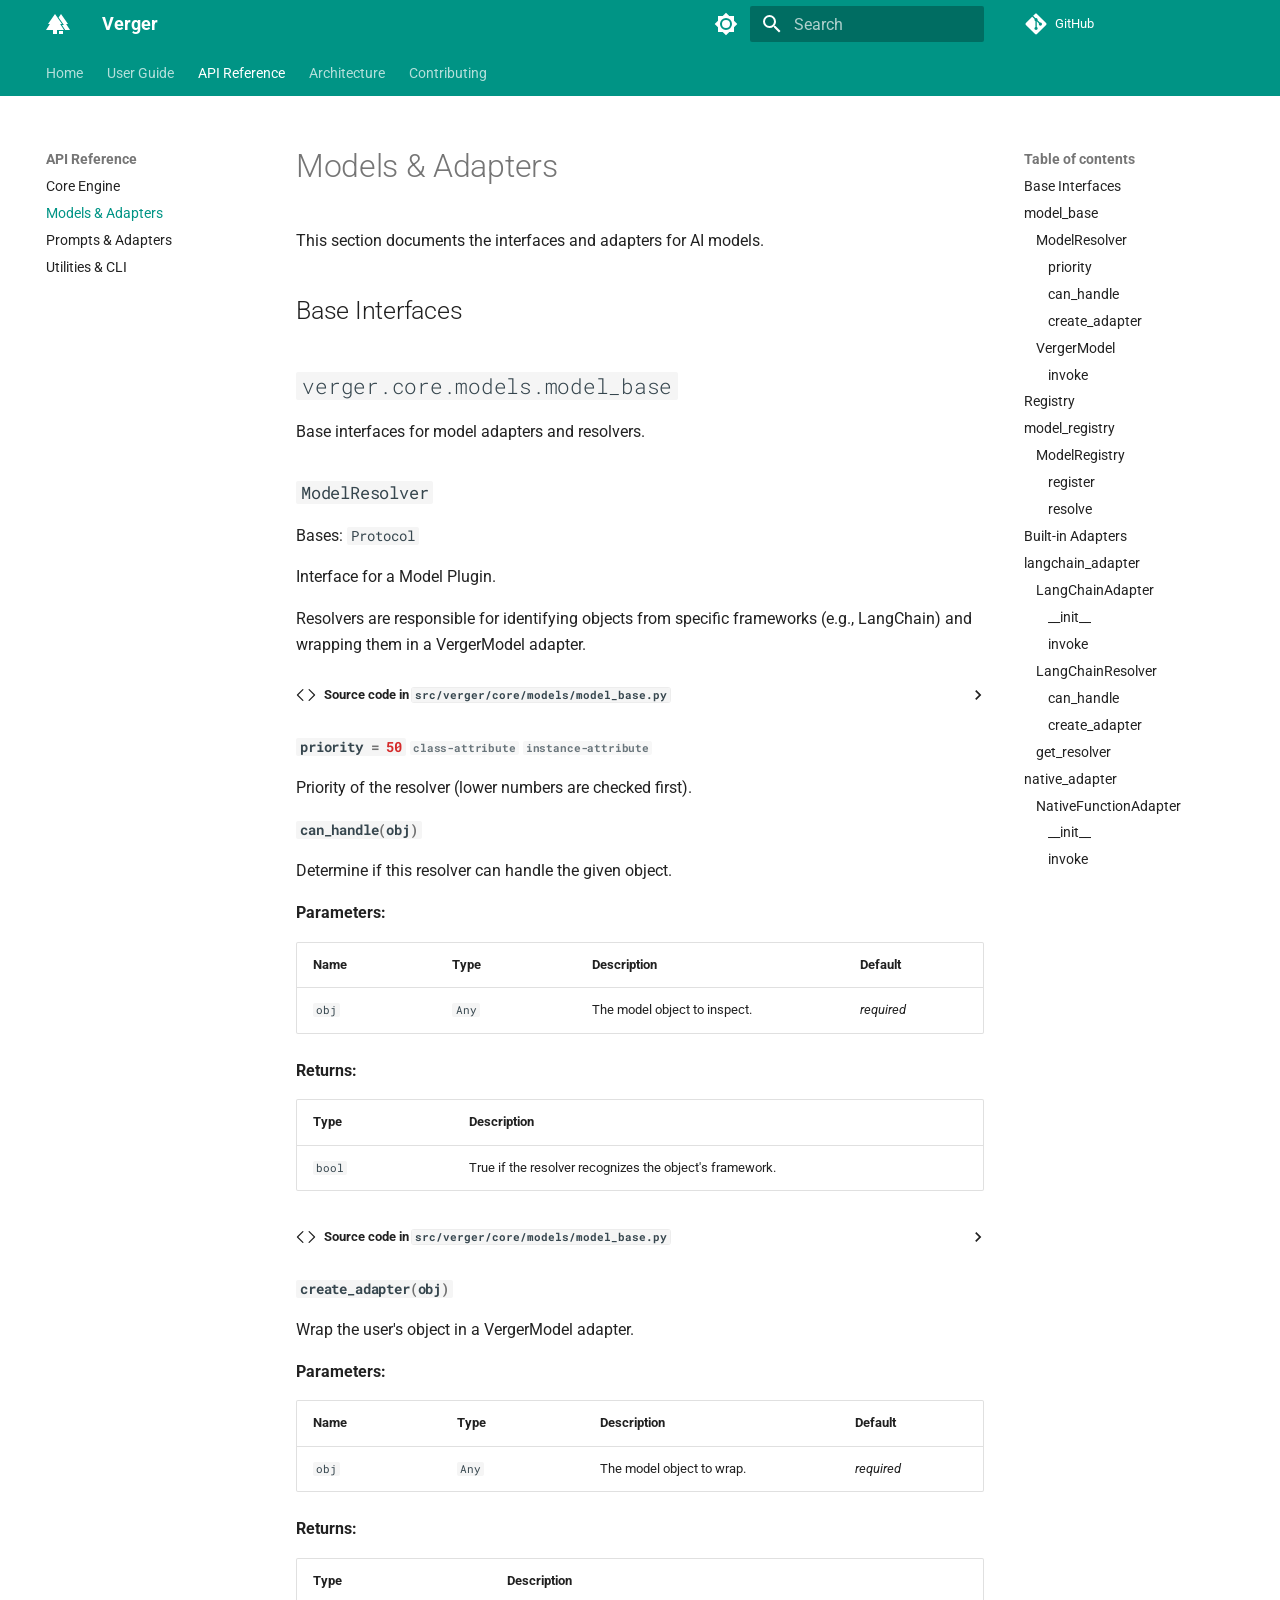
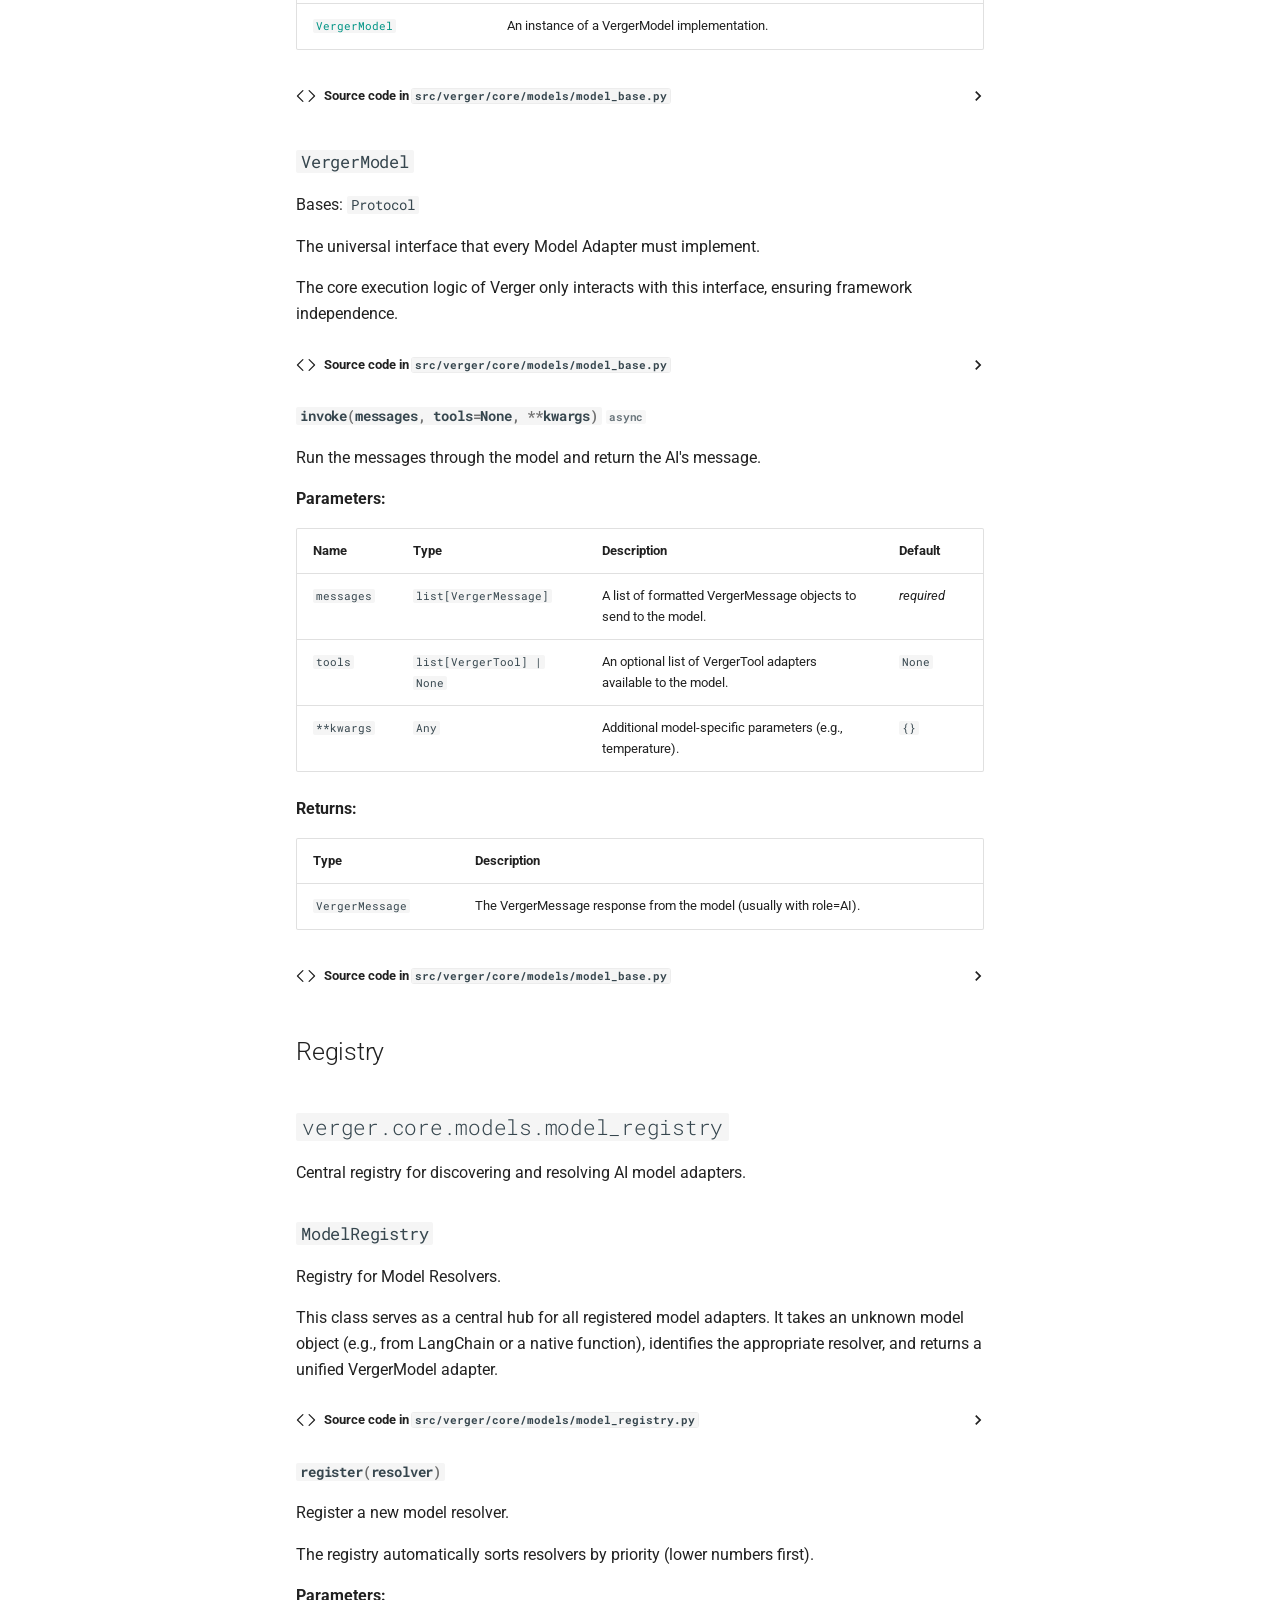
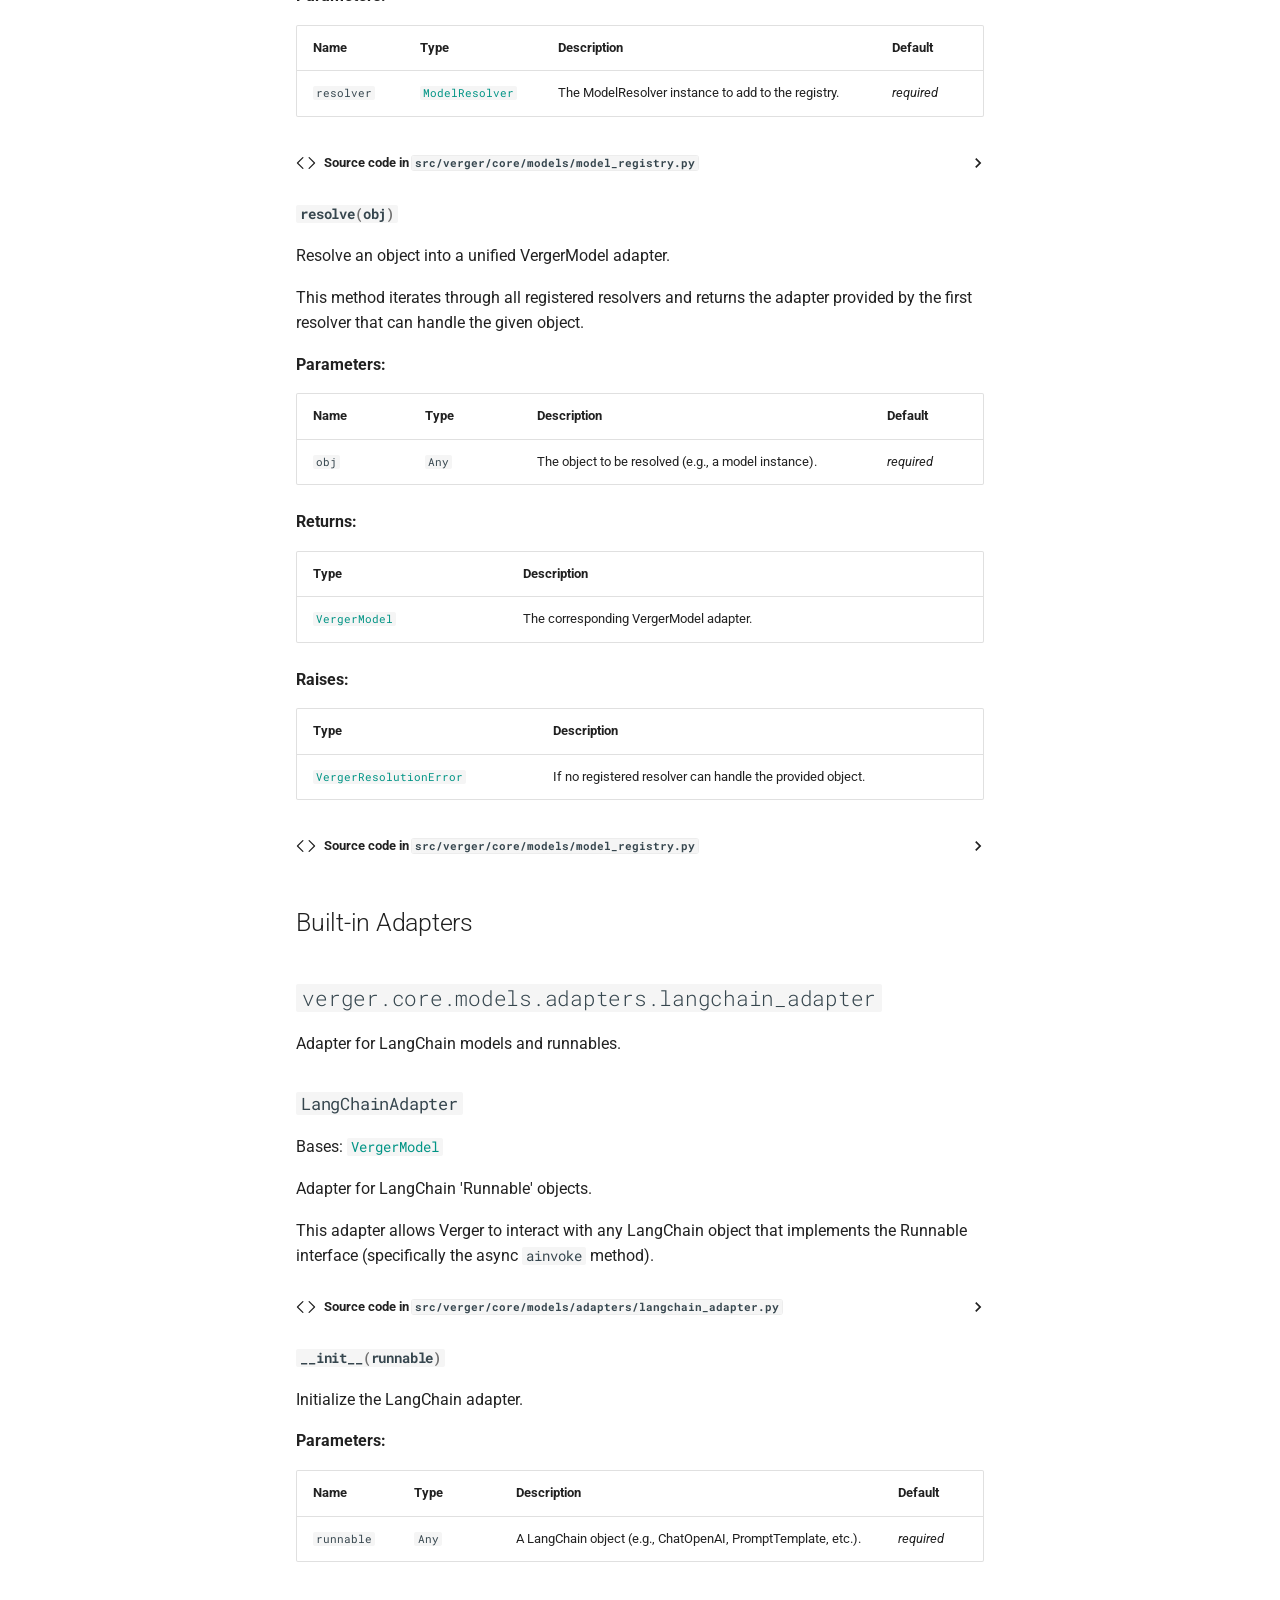
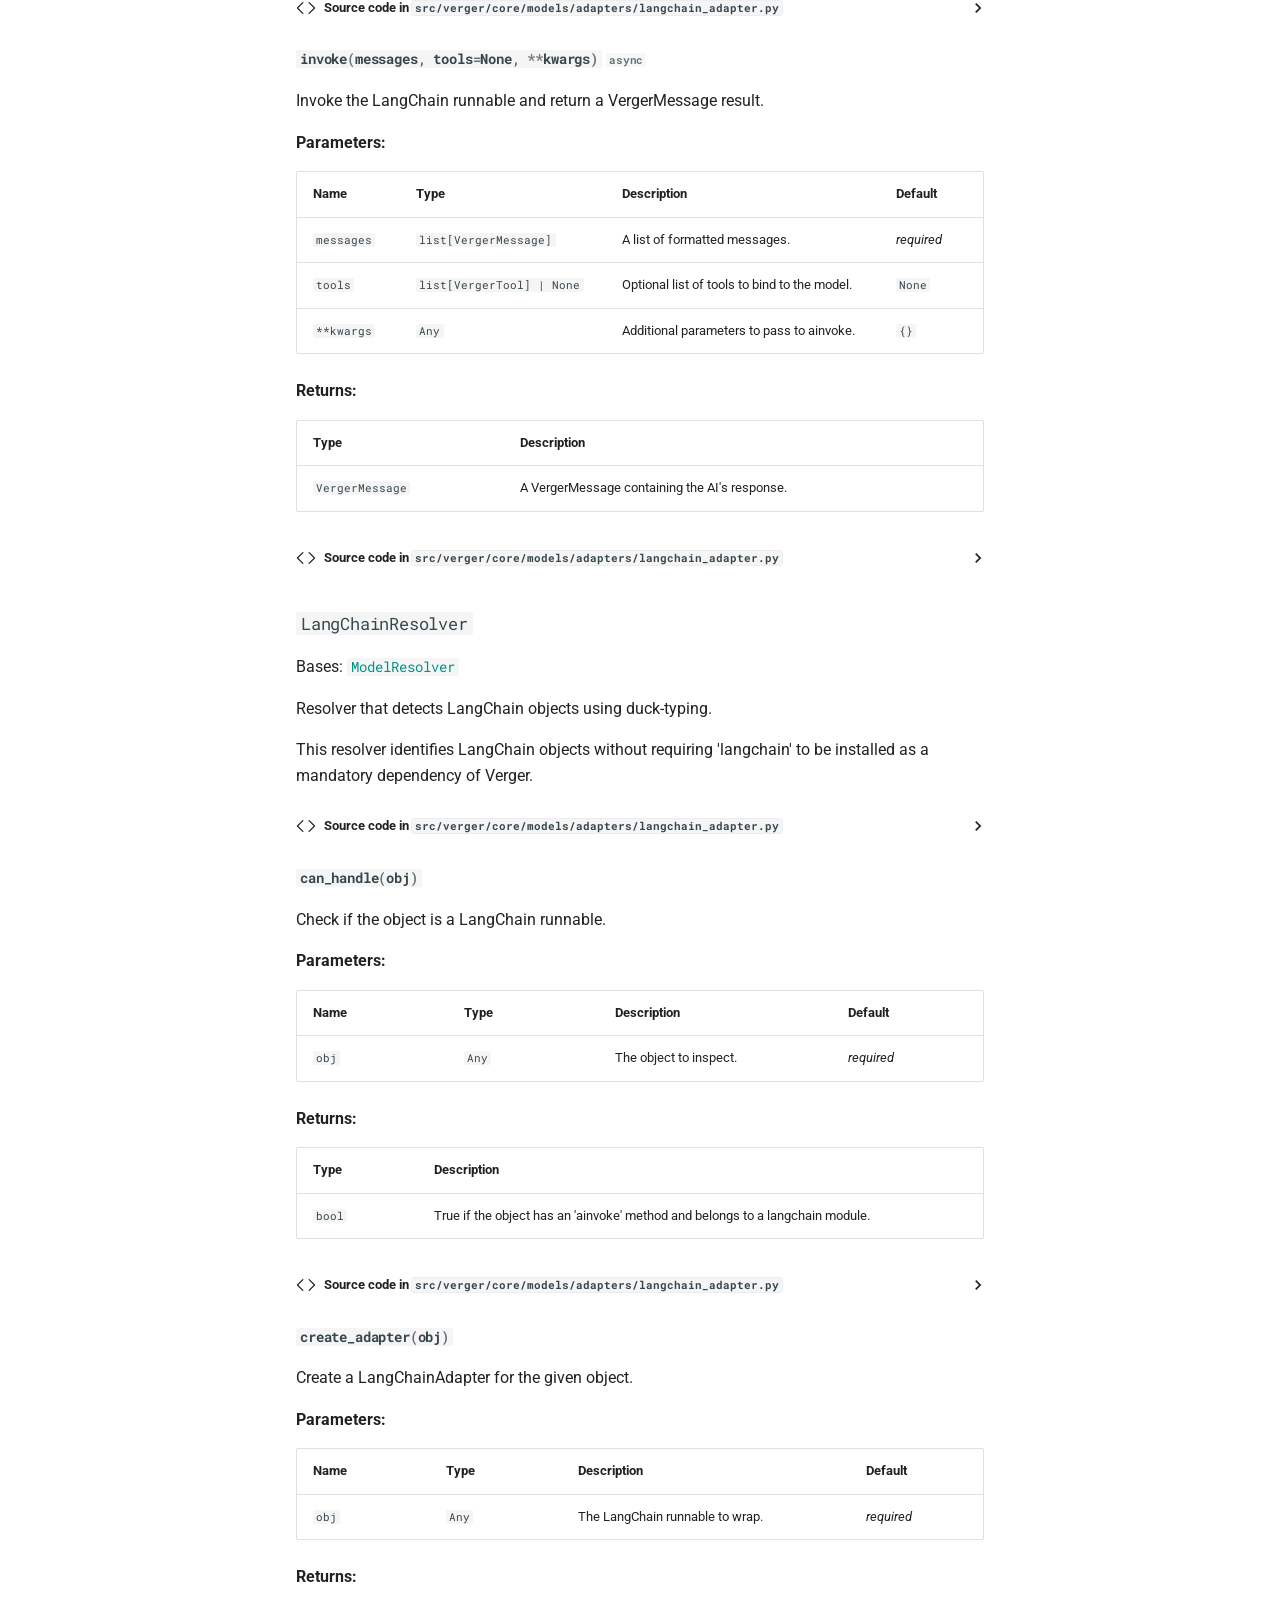
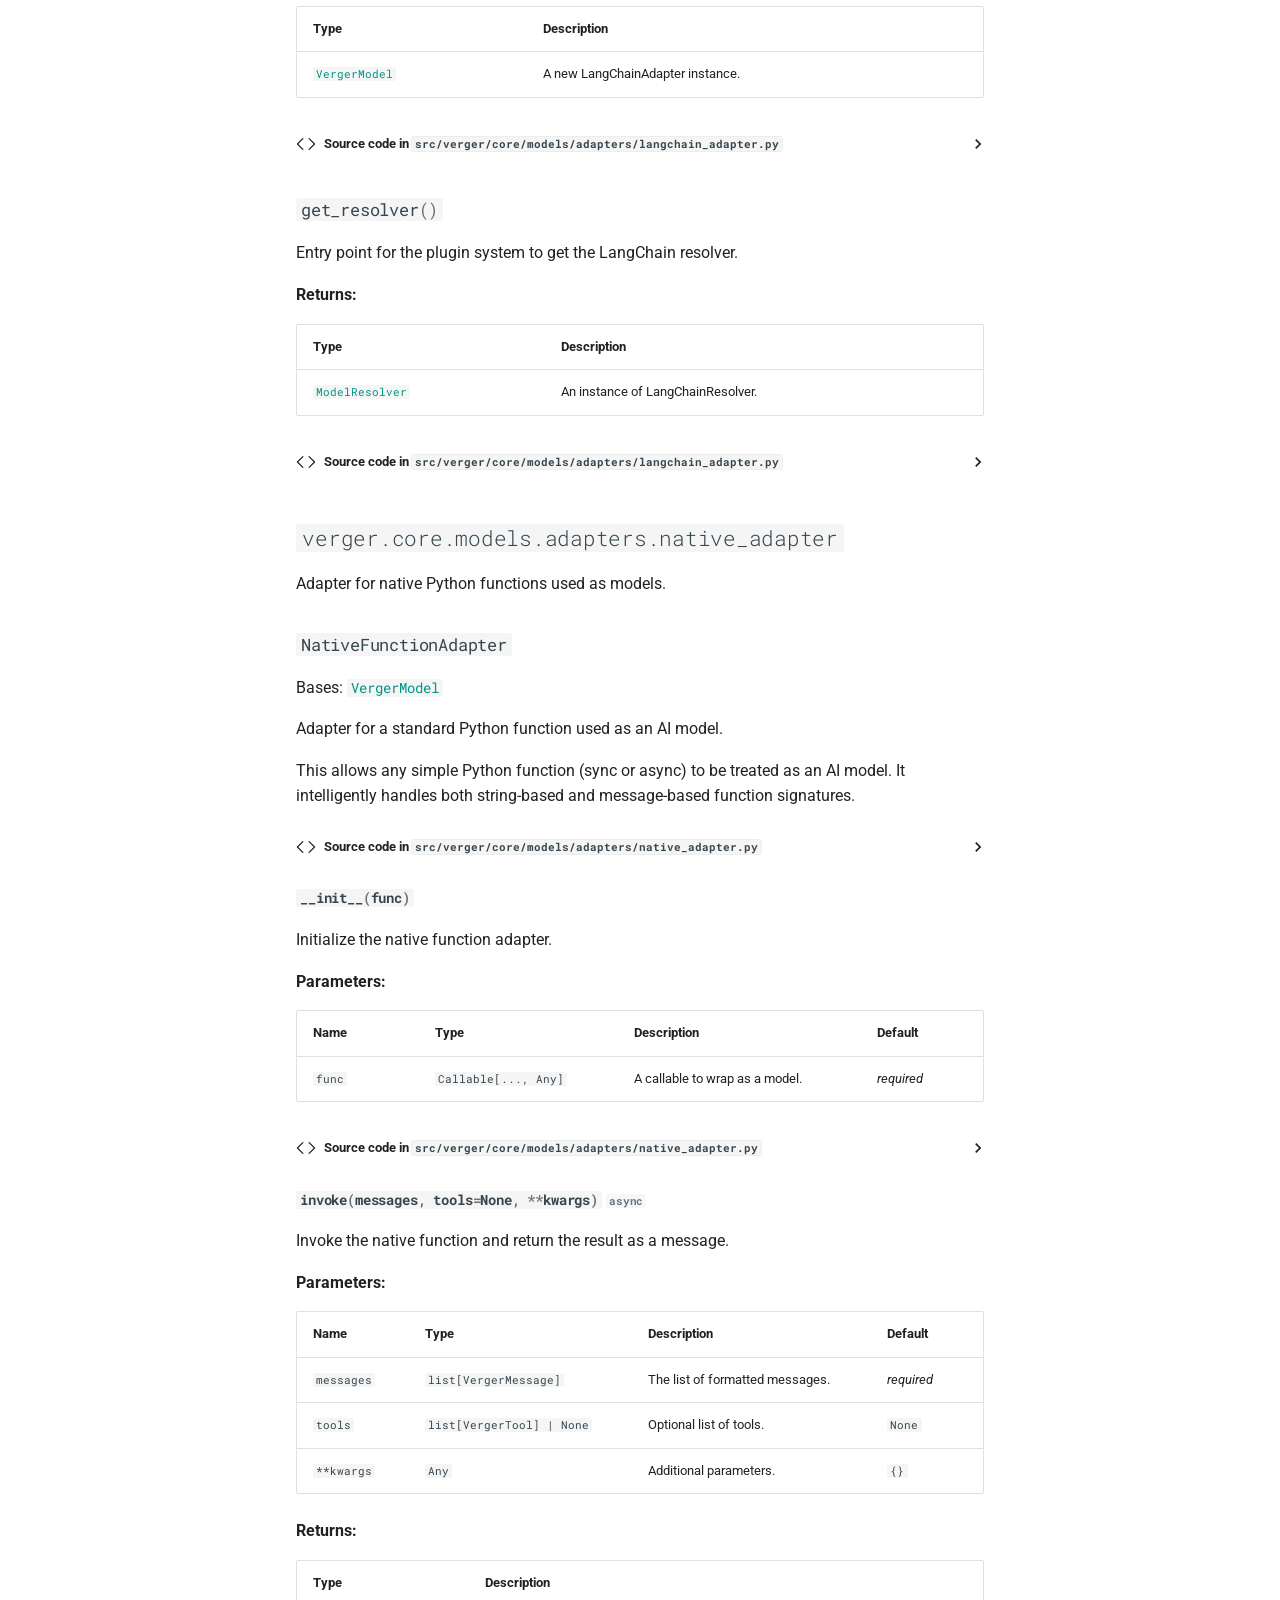
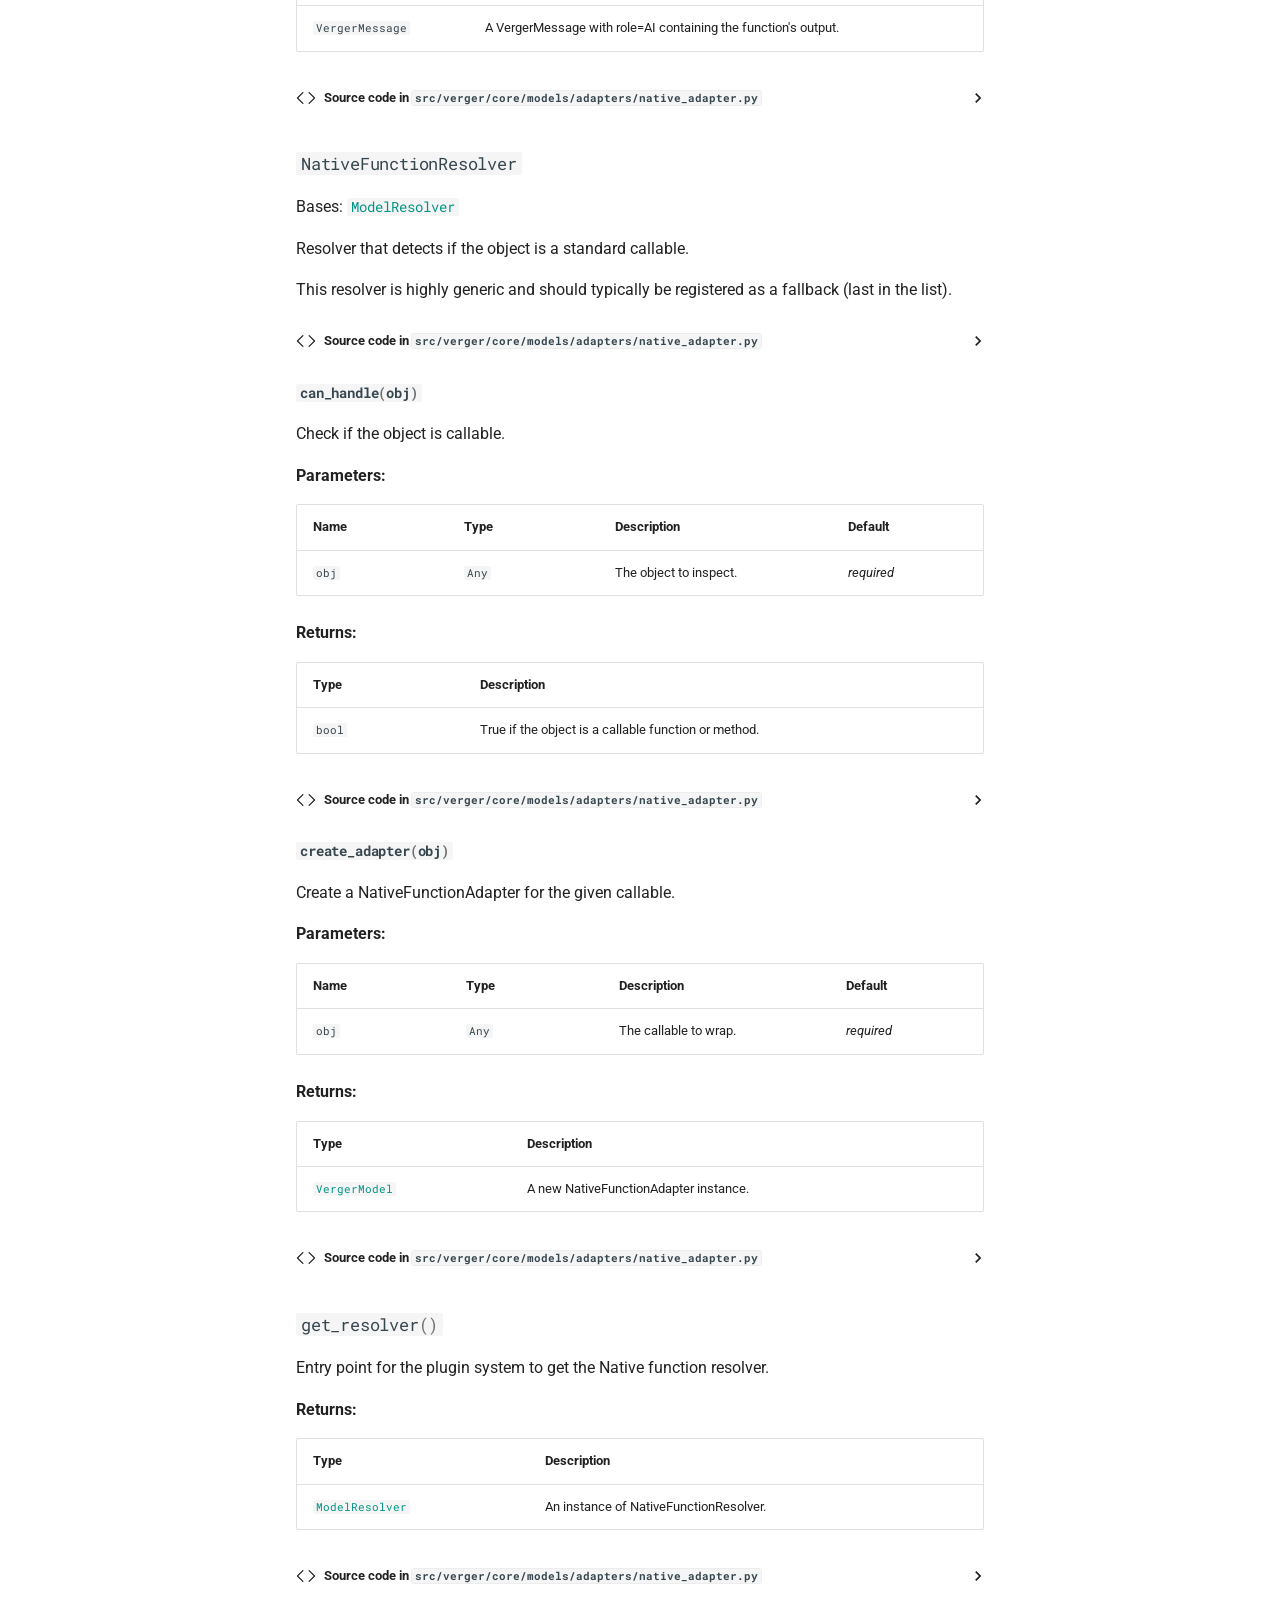
<file: reference/models/index.html>
<!doctype html>
<html lang="en" class="no-js">
  <head>
    
      <meta charset="utf-8">
      <meta name="viewport" content="width=device-width,initial-scale=1">
      
      
      
        <link rel="canonical" href="https://zaghlaoui.github.io/verger/reference/models/">
      
      
        <link rel="prev" href="../core/">
      
      
        <link rel="next" href="../prompts/">
      
      
        
      
      
      <link rel="icon" href="../../assets/favicon.svg">
      <meta name="generator" content="mkdocs-1.6.1, mkdocs-material-9.7.6">
    
    
      
        <title>Models & Adapters - Verger</title>
      
    
    
      <link rel="stylesheet" href="../../assets/stylesheets/main.484c7ddc.min.css">
      
        
        <link rel="stylesheet" href="../../assets/stylesheets/palette.ab4e12ef.min.css">
      
      


    
    
      
    
    
      
        
        
        <link rel="preconnect" href="https://fonts.gstatic.com" crossorigin>
        <link rel="stylesheet" href="https://fonts.googleapis.com/css?family=Roboto:300,300i,400,400i,700,700i%7CRoboto+Mono:400,400i,700,700i&display=fallback">
        <style>:root{--md-text-font:"Roboto";--md-code-font:"Roboto Mono"}</style>
      
    
    
      <link rel="stylesheet" href="../../assets/_mkdocstrings.css">
    
    <script>__md_scope=new URL("../..",location),__md_hash=e=>[...e].reduce(((e,_)=>(e<<5)-e+_.charCodeAt(0)),0),__md_get=(e,_=localStorage,t=__md_scope)=>JSON.parse(_.getItem(t.pathname+"."+e)),__md_set=(e,_,t=localStorage,a=__md_scope)=>{try{t.setItem(a.pathname+"."+e,JSON.stringify(_))}catch(e){}}</script>
    
      

    
    
  </head>
  
  
    
    
      
    
    
    
    
    <body dir="ltr" data-md-color-scheme="default" data-md-color-primary="teal" data-md-color-accent="green">
  
    
    <input class="md-toggle" data-md-toggle="drawer" type="checkbox" id="__drawer" autocomplete="off">
    <input class="md-toggle" data-md-toggle="search" type="checkbox" id="__search" autocomplete="off">
    <label class="md-overlay" for="__drawer"></label>
    <div data-md-component="skip">
      
        
        <a href="#models-adapters" class="md-skip">
          Skip to content
        </a>
      
    </div>
    <div data-md-component="announce">
      
    </div>
    
    
      

<header class="md-header" data-md-component="header">
  <nav class="md-header__inner md-grid" aria-label="Header">
    <a href="../.." title="Verger" class="md-header__button md-logo" aria-label="Verger" data-md-component="logo">
      
  
  <svg xmlns="http://www.w3.org/2000/svg" viewBox="0 0 24 24"><path d="M16 12 9 2 2 12h1.86L0 18h7v4h4v-4h7l-3.86-6zm4.14 0H22L15 2l-2.39 3.41L17.92 13h-1.95l3.22 5H24zM13 19h4v3h-4z"/></svg>

    </a>
    <label class="md-header__button md-icon" for="__drawer">
      
      <svg xmlns="http://www.w3.org/2000/svg" viewBox="0 0 24 24"><path d="M3 6h18v2H3zm0 5h18v2H3zm0 5h18v2H3z"/></svg>
    </label>
    <div class="md-header__title" data-md-component="header-title">
      <div class="md-header__ellipsis">
        <div class="md-header__topic">
          <span class="md-ellipsis">
            Verger
          </span>
        </div>
        <div class="md-header__topic" data-md-component="header-topic">
          <span class="md-ellipsis">
            
              Models & Adapters
            
          </span>
        </div>
      </div>
    </div>
    
      
        <form class="md-header__option" data-md-component="palette">
  
    
    
    
    <input class="md-option" data-md-color-media="(prefers-color-scheme: light)" data-md-color-scheme="default" data-md-color-primary="teal" data-md-color-accent="green"  aria-label="Switch to dark mode"  type="radio" name="__palette" id="__palette_0">
    
      <label class="md-header__button md-icon" title="Switch to dark mode" for="__palette_1" hidden>
        <svg xmlns="http://www.w3.org/2000/svg" viewBox="0 0 24 24"><path d="M12 8a4 4 0 0 0-4 4 4 4 0 0 0 4 4 4 4 0 0 0 4-4 4 4 0 0 0-4-4m0 10a6 6 0 0 1-6-6 6 6 0 0 1 6-6 6 6 0 0 1 6 6 6 6 0 0 1-6 6m8-9.31V4h-4.69L12 .69 8.69 4H4v4.69L.69 12 4 15.31V20h4.69L12 23.31 15.31 20H20v-4.69L23.31 12z"/></svg>
      </label>
    
  
    
    
    
    <input class="md-option" data-md-color-media="(prefers-color-scheme: dark)" data-md-color-scheme="slate" data-md-color-primary="black" data-md-color-accent="teal"  aria-label="Switch to light mode"  type="radio" name="__palette" id="__palette_1">
    
      <label class="md-header__button md-icon" title="Switch to light mode" for="__palette_0" hidden>
        <svg xmlns="http://www.w3.org/2000/svg" viewBox="0 0 24 24"><path d="M12 18c-.89 0-1.74-.2-2.5-.55C11.56 16.5 13 14.42 13 12s-1.44-4.5-3.5-5.45C10.26 6.2 11.11 6 12 6a6 6 0 0 1 6 6 6 6 0 0 1-6 6m8-9.31V4h-4.69L12 .69 8.69 4H4v4.69L.69 12 4 15.31V20h4.69L12 23.31 15.31 20H20v-4.69L23.31 12z"/></svg>
      </label>
    
  
</form>
      
    
    
      <script>var palette=__md_get("__palette");if(palette&&palette.color){if("(prefers-color-scheme)"===palette.color.media){var media=matchMedia("(prefers-color-scheme: light)"),input=document.querySelector(media.matches?"[data-md-color-media='(prefers-color-scheme: light)']":"[data-md-color-media='(prefers-color-scheme: dark)']");palette.color.media=input.getAttribute("data-md-color-media"),palette.color.scheme=input.getAttribute("data-md-color-scheme"),palette.color.primary=input.getAttribute("data-md-color-primary"),palette.color.accent=input.getAttribute("data-md-color-accent")}for(var[key,value]of Object.entries(palette.color))document.body.setAttribute("data-md-color-"+key,value)}</script>
    
    
    
      
      
        <label class="md-header__button md-icon" for="__search">
          
          <svg xmlns="http://www.w3.org/2000/svg" viewBox="0 0 24 24"><path d="M9.5 3A6.5 6.5 0 0 1 16 9.5c0 1.61-.59 3.09-1.56 4.23l.27.27h.79l5 5-1.5 1.5-5-5v-.79l-.27-.27A6.52 6.52 0 0 1 9.5 16 6.5 6.5 0 0 1 3 9.5 6.5 6.5 0 0 1 9.5 3m0 2C7 5 5 7 5 9.5S7 14 9.5 14 14 12 14 9.5 12 5 9.5 5"/></svg>
        </label>
        <div class="md-search" data-md-component="search" role="dialog">
  <label class="md-search__overlay" for="__search"></label>
  <div class="md-search__inner" role="search">
    <form class="md-search__form" name="search">
      <input type="text" class="md-search__input" name="query" aria-label="Search" placeholder="Search" autocapitalize="off" autocorrect="off" autocomplete="off" spellcheck="false" data-md-component="search-query" required>
      <label class="md-search__icon md-icon" for="__search">
        
        <svg xmlns="http://www.w3.org/2000/svg" viewBox="0 0 24 24"><path d="M9.5 3A6.5 6.5 0 0 1 16 9.5c0 1.61-.59 3.09-1.56 4.23l.27.27h.79l5 5-1.5 1.5-5-5v-.79l-.27-.27A6.52 6.52 0 0 1 9.5 16 6.5 6.5 0 0 1 3 9.5 6.5 6.5 0 0 1 9.5 3m0 2C7 5 5 7 5 9.5S7 14 9.5 14 14 12 14 9.5 12 5 9.5 5"/></svg>
        
        <svg xmlns="http://www.w3.org/2000/svg" viewBox="0 0 24 24"><path d="M20 11v2H8l5.5 5.5-1.42 1.42L4.16 12l7.92-7.92L13.5 5.5 8 11z"/></svg>
      </label>
      <nav class="md-search__options" aria-label="Search">
        
        <button type="reset" class="md-search__icon md-icon" title="Clear" aria-label="Clear" tabindex="-1">
          
          <svg xmlns="http://www.w3.org/2000/svg" viewBox="0 0 24 24"><path d="M19 6.41 17.59 5 12 10.59 6.41 5 5 6.41 10.59 12 5 17.59 6.41 19 12 13.41 17.59 19 19 17.59 13.41 12z"/></svg>
        </button>
      </nav>
      
        <div class="md-search__suggest" data-md-component="search-suggest"></div>
      
    </form>
    <div class="md-search__output">
      <div class="md-search__scrollwrap" tabindex="0" data-md-scrollfix>
        <div class="md-search-result" data-md-component="search-result">
          <div class="md-search-result__meta">
            Initializing search
          </div>
          <ol class="md-search-result__list" role="presentation"></ol>
        </div>
      </div>
    </div>
  </div>
</div>
      
    
    
      <div class="md-header__source">
        <a href="https://github.com/zaghlaoui/verger" title="Go to repository" class="md-source" data-md-component="source">
  <div class="md-source__icon md-icon">
    
    <svg xmlns="http://www.w3.org/2000/svg" viewBox="0 0 448 512"><!--! Font Awesome Free 7.1.0 by @fontawesome - https://fontawesome.com License - https://fontawesome.com/license/free (Icons: CC BY 4.0, Fonts: SIL OFL 1.1, Code: MIT License) Copyright 2025 Fonticons, Inc.--><path d="M439.6 236.1 244 40.5c-5.4-5.5-12.8-8.5-20.4-8.5s-15 3-20.4 8.4L162.5 81l51.5 51.5c27.1-9.1 52.7 16.8 43.4 43.7l49.7 49.7c34.2-11.8 61.2 31 35.5 56.7-26.5 26.5-70.2-2.9-56-37.3L240.3 199v121.9c25.3 12.5 22.3 41.8 9.1 55-6.4 6.4-15.2 10.1-24.3 10.1s-17.8-3.6-24.3-10.1c-17.6-17.6-11.1-46.9 11.2-56v-123c-20.8-8.5-24.6-30.7-18.6-45L142.6 101 8.5 235.1C3 240.6 0 247.9 0 255.5s3 15 8.5 20.4l195.6 195.7c5.4 5.4 12.7 8.4 20.4 8.4s15-3 20.4-8.4l194.7-194.7c5.4-5.4 8.4-12.8 8.4-20.4s-3-15-8.4-20.4"/></svg>
  </div>
  <div class="md-source__repository">
    GitHub
  </div>
</a>
      </div>
    
  </nav>
  
</header>
    
    <div class="md-container" data-md-component="container">
      
      
        
          
            
<nav class="md-tabs" aria-label="Tabs" data-md-component="tabs">
  <div class="md-grid">
    <ul class="md-tabs__list">
      
        
  
  
  
  
    
    
      <li class="md-tabs__item">
        <a href="../.." class="md-tabs__link">
          
  
  
  Home

        </a>
      </li>
    
  

      
        
  
  
  
  
    
    
      <li class="md-tabs__item">
        <a href="../../guide/config/" class="md-tabs__link">
          
  
  
  User Guide

        </a>
      </li>
    
  

      
        
  
  
  
    
  
  
    
    
      <li class="md-tabs__item md-tabs__item--active">
        <a href="../core/" class="md-tabs__link">
          
  
  
  API Reference

        </a>
      </li>
    
  

      
        
  
  
  
  
    
    
      <li class="md-tabs__item">
        <a href="../../architecture/overview/" class="md-tabs__link">
          
  
  
  Architecture

        </a>
      </li>
    
  

      
        
  
  
  
  
    <li class="md-tabs__item">
      <a href="../../contributing/" class="md-tabs__link">
        
  
  
    
  
  Contributing

      </a>
    </li>
  

      
    </ul>
  </div>
</nav>
          
        
      
      <main class="md-main" data-md-component="main">
        <div class="md-main__inner md-grid">
          
            
              
              <div class="md-sidebar md-sidebar--primary" data-md-component="sidebar" data-md-type="navigation" >
                <div class="md-sidebar__scrollwrap">
                  <div class="md-sidebar__inner">
                    


  


<nav class="md-nav md-nav--primary md-nav--lifted" aria-label="Navigation" data-md-level="0">
  <label class="md-nav__title" for="__drawer">
    <a href="../.." title="Verger" class="md-nav__button md-logo" aria-label="Verger" data-md-component="logo">
      
  
  <svg xmlns="http://www.w3.org/2000/svg" viewBox="0 0 24 24"><path d="M16 12 9 2 2 12h1.86L0 18h7v4h4v-4h7l-3.86-6zm4.14 0H22L15 2l-2.39 3.41L17.92 13h-1.95l3.22 5H24zM13 19h4v3h-4z"/></svg>

    </a>
    Verger
  </label>
  
    <div class="md-nav__source">
      <a href="https://github.com/zaghlaoui/verger" title="Go to repository" class="md-source" data-md-component="source">
  <div class="md-source__icon md-icon">
    
    <svg xmlns="http://www.w3.org/2000/svg" viewBox="0 0 448 512"><!--! Font Awesome Free 7.1.0 by @fontawesome - https://fontawesome.com License - https://fontawesome.com/license/free (Icons: CC BY 4.0, Fonts: SIL OFL 1.1, Code: MIT License) Copyright 2025 Fonticons, Inc.--><path d="M439.6 236.1 244 40.5c-5.4-5.5-12.8-8.5-20.4-8.5s-15 3-20.4 8.4L162.5 81l51.5 51.5c27.1-9.1 52.7 16.8 43.4 43.7l49.7 49.7c34.2-11.8 61.2 31 35.5 56.7-26.5 26.5-70.2-2.9-56-37.3L240.3 199v121.9c25.3 12.5 22.3 41.8 9.1 55-6.4 6.4-15.2 10.1-24.3 10.1s-17.8-3.6-24.3-10.1c-17.6-17.6-11.1-46.9 11.2-56v-123c-20.8-8.5-24.6-30.7-18.6-45L142.6 101 8.5 235.1C3 240.6 0 247.9 0 255.5s3 15 8.5 20.4l195.6 195.7c5.4 5.4 12.7 8.4 20.4 8.4s15-3 20.4-8.4l194.7-194.7c5.4-5.4 8.4-12.8 8.4-20.4s-3-15-8.4-20.4"/></svg>
  </div>
  <div class="md-source__repository">
    GitHub
  </div>
</a>
    </div>
  
  <ul class="md-nav__list" data-md-scrollfix>
    
      
      
  
  
  
  
    
    
    
    
      
      
        
      
    
    
    <li class="md-nav__item md-nav__item--nested">
      
        
        
        <input class="md-nav__toggle md-toggle " type="checkbox" id="__nav_1" >
        
          
          <label class="md-nav__link" for="__nav_1" id="__nav_1_label" tabindex="0">
            
  
  
  <span class="md-ellipsis">
    
  
    Home
  

    
  </span>
  
  

            <span class="md-nav__icon md-icon"></span>
          </label>
        
        <nav class="md-nav" data-md-level="1" aria-labelledby="__nav_1_label" aria-expanded="false">
          <label class="md-nav__title" for="__nav_1">
            <span class="md-nav__icon md-icon"></span>
            
  
    Home
  

          </label>
          <ul class="md-nav__list" data-md-scrollfix>
            
              
                
  
  
  
  
    <li class="md-nav__item">
      <a href="../.." class="md-nav__link">
        
  
  
  <span class="md-ellipsis">
    
  
    Verger
  

    
  </span>
  
  

      </a>
    </li>
  

              
            
              
                
  
  
  
  
    <li class="md-nav__item">
      <a href="../../quickstart/" class="md-nav__link">
        
  
  
  <span class="md-ellipsis">
    
  
    Quickstart
  

    
  </span>
  
  

      </a>
    </li>
  

              
            
          </ul>
        </nav>
      
    </li>
  

    
      
      
  
  
  
  
    
    
    
    
      
      
        
      
    
    
    <li class="md-nav__item md-nav__item--nested">
      
        
        
        <input class="md-nav__toggle md-toggle " type="checkbox" id="__nav_2" >
        
          
          <label class="md-nav__link" for="__nav_2" id="__nav_2_label" tabindex="0">
            
  
  
  <span class="md-ellipsis">
    
  
    User Guide
  

    
  </span>
  
  

            <span class="md-nav__icon md-icon"></span>
          </label>
        
        <nav class="md-nav" data-md-level="1" aria-labelledby="__nav_2_label" aria-expanded="false">
          <label class="md-nav__title" for="__nav_2">
            <span class="md-nav__icon md-icon"></span>
            
  
    User Guide
  

          </label>
          <ul class="md-nav__list" data-md-scrollfix>
            
              
                
  
  
  
  
    <li class="md-nav__item">
      <a href="../../guide/config/" class="md-nav__link">
        
  
  
  <span class="md-ellipsis">
    
  
    Configuration
  

    
  </span>
  
  

      </a>
    </li>
  

              
            
              
                
  
  
  
  
    <li class="md-nav__item">
      <a href="../../guide/cli/" class="md-nav__link">
        
  
  
  <span class="md-ellipsis">
    
  
    CLI Usage
  

    
  </span>
  
  

      </a>
    </li>
  

              
            
          </ul>
        </nav>
      
    </li>
  

    
      
      
  
  
    
  
  
  
    
    
    
    
      
        
        
      
      
        
      
    
    
    <li class="md-nav__item md-nav__item--active md-nav__item--section md-nav__item--nested">
      
        
        
        <input class="md-nav__toggle md-toggle " type="checkbox" id="__nav_3" checked>
        
          
          <label class="md-nav__link" for="__nav_3" id="__nav_3_label" tabindex="">
            
  
  
  <span class="md-ellipsis">
    
  
    API Reference
  

    
  </span>
  
  

            <span class="md-nav__icon md-icon"></span>
          </label>
        
        <nav class="md-nav" data-md-level="1" aria-labelledby="__nav_3_label" aria-expanded="true">
          <label class="md-nav__title" for="__nav_3">
            <span class="md-nav__icon md-icon"></span>
            
  
    API Reference
  

          </label>
          <ul class="md-nav__list" data-md-scrollfix>
            
              
                
  
  
  
  
    <li class="md-nav__item">
      <a href="../core/" class="md-nav__link">
        
  
  
  <span class="md-ellipsis">
    
  
    Core Engine
  

    
  </span>
  
  

      </a>
    </li>
  

              
            
              
                
  
  
    
  
  
  
    <li class="md-nav__item md-nav__item--active">
      
      <input class="md-nav__toggle md-toggle" type="checkbox" id="__toc">
      
      
        
      
      
        <label class="md-nav__link md-nav__link--active" for="__toc">
          
  
  
  <span class="md-ellipsis">
    
  
    Models & Adapters
  

    
  </span>
  
  

          <span class="md-nav__icon md-icon"></span>
        </label>
      
      <a href="./" class="md-nav__link md-nav__link--active">
        
  
  
  <span class="md-ellipsis">
    
  
    Models & Adapters
  

    
  </span>
  
  

      </a>
      
        

<nav class="md-nav md-nav--secondary" aria-label="Table of contents">
  
  
  
    
  
  
    <label class="md-nav__title" for="__toc">
      <span class="md-nav__icon md-icon"></span>
      Table of contents
    </label>
    <ul class="md-nav__list" data-md-component="toc" data-md-scrollfix>
      
        <li class="md-nav__item">
  <a href="#base-interfaces" class="md-nav__link">
    <span class="md-ellipsis">
      
        Base Interfaces
      
    </span>
  </a>
  
</li>
      
        <li class="md-nav__item">
  <a href="#verger.core.models.model_base" class="md-nav__link">
    <span class="md-ellipsis">
      
        model_base
      
    </span>
  </a>
  
    <nav class="md-nav" aria-label="model_base">
      <ul class="md-nav__list">
        
          <li class="md-nav__item">
  <a href="#verger.core.models.model_base.ModelResolver" class="md-nav__link">
    <span class="md-ellipsis">
      
        ModelResolver
      
    </span>
  </a>
  
    <nav class="md-nav" aria-label="ModelResolver">
      <ul class="md-nav__list">
        
          <li class="md-nav__item">
  <a href="#verger.core.models.model_base.ModelResolver.priority" class="md-nav__link">
    <span class="md-ellipsis">
      
        priority
      
    </span>
  </a>
  
</li>
        
          <li class="md-nav__item">
  <a href="#verger.core.models.model_base.ModelResolver.can_handle" class="md-nav__link">
    <span class="md-ellipsis">
      
        can_handle
      
    </span>
  </a>
  
</li>
        
          <li class="md-nav__item">
  <a href="#verger.core.models.model_base.ModelResolver.create_adapter" class="md-nav__link">
    <span class="md-ellipsis">
      
        create_adapter
      
    </span>
  </a>
  
</li>
        
      </ul>
    </nav>
  
</li>
        
          <li class="md-nav__item">
  <a href="#verger.core.models.model_base.VergerModel" class="md-nav__link">
    <span class="md-ellipsis">
      
        VergerModel
      
    </span>
  </a>
  
    <nav class="md-nav" aria-label="VergerModel">
      <ul class="md-nav__list">
        
          <li class="md-nav__item">
  <a href="#verger.core.models.model_base.VergerModel.invoke" class="md-nav__link">
    <span class="md-ellipsis">
      
        invoke
      
    </span>
  </a>
  
</li>
        
      </ul>
    </nav>
  
</li>
        
      </ul>
    </nav>
  
</li>
      
        <li class="md-nav__item">
  <a href="#registry" class="md-nav__link">
    <span class="md-ellipsis">
      
        Registry
      
    </span>
  </a>
  
</li>
      
        <li class="md-nav__item">
  <a href="#verger.core.models.model_registry" class="md-nav__link">
    <span class="md-ellipsis">
      
        model_registry
      
    </span>
  </a>
  
    <nav class="md-nav" aria-label="model_registry">
      <ul class="md-nav__list">
        
          <li class="md-nav__item">
  <a href="#verger.core.models.model_registry.ModelRegistry" class="md-nav__link">
    <span class="md-ellipsis">
      
        ModelRegistry
      
    </span>
  </a>
  
    <nav class="md-nav" aria-label="ModelRegistry">
      <ul class="md-nav__list">
        
          <li class="md-nav__item">
  <a href="#verger.core.models.model_registry.ModelRegistry.register" class="md-nav__link">
    <span class="md-ellipsis">
      
        register
      
    </span>
  </a>
  
</li>
        
          <li class="md-nav__item">
  <a href="#verger.core.models.model_registry.ModelRegistry.resolve" class="md-nav__link">
    <span class="md-ellipsis">
      
        resolve
      
    </span>
  </a>
  
</li>
        
      </ul>
    </nav>
  
</li>
        
      </ul>
    </nav>
  
</li>
      
        <li class="md-nav__item">
  <a href="#built-in-adapters" class="md-nav__link">
    <span class="md-ellipsis">
      
        Built-in Adapters
      
    </span>
  </a>
  
</li>
      
        <li class="md-nav__item">
  <a href="#verger.core.models.adapters.langchain_adapter" class="md-nav__link">
    <span class="md-ellipsis">
      
        langchain_adapter
      
    </span>
  </a>
  
    <nav class="md-nav" aria-label="langchain_adapter">
      <ul class="md-nav__list">
        
          <li class="md-nav__item">
  <a href="#verger.core.models.adapters.langchain_adapter.LangChainAdapter" class="md-nav__link">
    <span class="md-ellipsis">
      
        LangChainAdapter
      
    </span>
  </a>
  
    <nav class="md-nav" aria-label="LangChainAdapter">
      <ul class="md-nav__list">
        
          <li class="md-nav__item">
  <a href="#verger.core.models.adapters.langchain_adapter.LangChainAdapter.__init__" class="md-nav__link">
    <span class="md-ellipsis">
      
        __init__
      
    </span>
  </a>
  
</li>
        
          <li class="md-nav__item">
  <a href="#verger.core.models.adapters.langchain_adapter.LangChainAdapter.invoke" class="md-nav__link">
    <span class="md-ellipsis">
      
        invoke
      
    </span>
  </a>
  
</li>
        
      </ul>
    </nav>
  
</li>
        
          <li class="md-nav__item">
  <a href="#verger.core.models.adapters.langchain_adapter.LangChainResolver" class="md-nav__link">
    <span class="md-ellipsis">
      
        LangChainResolver
      
    </span>
  </a>
  
    <nav class="md-nav" aria-label="LangChainResolver">
      <ul class="md-nav__list">
        
          <li class="md-nav__item">
  <a href="#verger.core.models.adapters.langchain_adapter.LangChainResolver.can_handle" class="md-nav__link">
    <span class="md-ellipsis">
      
        can_handle
      
    </span>
  </a>
  
</li>
        
          <li class="md-nav__item">
  <a href="#verger.core.models.adapters.langchain_adapter.LangChainResolver.create_adapter" class="md-nav__link">
    <span class="md-ellipsis">
      
        create_adapter
      
    </span>
  </a>
  
</li>
        
      </ul>
    </nav>
  
</li>
        
          <li class="md-nav__item">
  <a href="#verger.core.models.adapters.langchain_adapter.get_resolver" class="md-nav__link">
    <span class="md-ellipsis">
      
        get_resolver
      
    </span>
  </a>
  
</li>
        
      </ul>
    </nav>
  
</li>
      
        <li class="md-nav__item">
  <a href="#verger.core.models.adapters.native_adapter" class="md-nav__link">
    <span class="md-ellipsis">
      
        native_adapter
      
    </span>
  </a>
  
    <nav class="md-nav" aria-label="native_adapter">
      <ul class="md-nav__list">
        
          <li class="md-nav__item">
  <a href="#verger.core.models.adapters.native_adapter.NativeFunctionAdapter" class="md-nav__link">
    <span class="md-ellipsis">
      
        NativeFunctionAdapter
      
    </span>
  </a>
  
    <nav class="md-nav" aria-label="NativeFunctionAdapter">
      <ul class="md-nav__list">
        
          <li class="md-nav__item">
  <a href="#verger.core.models.adapters.native_adapter.NativeFunctionAdapter.__init__" class="md-nav__link">
    <span class="md-ellipsis">
      
        __init__
      
    </span>
  </a>
  
</li>
        
          <li class="md-nav__item">
  <a href="#verger.core.models.adapters.native_adapter.NativeFunctionAdapter.invoke" class="md-nav__link">
    <span class="md-ellipsis">
      
        invoke
      
    </span>
  </a>
  
</li>
        
      </ul>
    </nav>
  
</li>
        
          <li class="md-nav__item">
  <a href="#verger.core.models.adapters.native_adapter.NativeFunctionResolver" class="md-nav__link">
    <span class="md-ellipsis">
      
        NativeFunctionResolver
      
    </span>
  </a>
  
    <nav class="md-nav" aria-label="NativeFunctionResolver">
      <ul class="md-nav__list">
        
          <li class="md-nav__item">
  <a href="#verger.core.models.adapters.native_adapter.NativeFunctionResolver.can_handle" class="md-nav__link">
    <span class="md-ellipsis">
      
        can_handle
      
    </span>
  </a>
  
</li>
        
          <li class="md-nav__item">
  <a href="#verger.core.models.adapters.native_adapter.NativeFunctionResolver.create_adapter" class="md-nav__link">
    <span class="md-ellipsis">
      
        create_adapter
      
    </span>
  </a>
  
</li>
        
      </ul>
    </nav>
  
</li>
        
          <li class="md-nav__item">
  <a href="#verger.core.models.adapters.native_adapter.get_resolver" class="md-nav__link">
    <span class="md-ellipsis">
      
        get_resolver
      
    </span>
  </a>
  
</li>
        
      </ul>
    </nav>
  
</li>
      
    </ul>
  
</nav>
      
    </li>
  

              
            
              
                
  
  
  
  
    <li class="md-nav__item">
      <a href="../prompts/" class="md-nav__link">
        
  
  
  <span class="md-ellipsis">
    
  
    Prompts & Adapters
  

    
  </span>
  
  

      </a>
    </li>
  

              
            
              
                
  
  
  
  
    <li class="md-nav__item">
      <a href="../utils/" class="md-nav__link">
        
  
  
  <span class="md-ellipsis">
    
  
    Utilities & CLI
  

    
  </span>
  
  

      </a>
    </li>
  

              
            
          </ul>
        </nav>
      
    </li>
  

    
      
      
  
  
  
  
    
    
    
    
      
      
        
      
    
    
    <li class="md-nav__item md-nav__item--nested">
      
        
        
        <input class="md-nav__toggle md-toggle " type="checkbox" id="__nav_4" >
        
          
          <label class="md-nav__link" for="__nav_4" id="__nav_4_label" tabindex="0">
            
  
  
  <span class="md-ellipsis">
    
  
    Architecture
  

    
  </span>
  
  

            <span class="md-nav__icon md-icon"></span>
          </label>
        
        <nav class="md-nav" data-md-level="1" aria-labelledby="__nav_4_label" aria-expanded="false">
          <label class="md-nav__title" for="__nav_4">
            <span class="md-nav__icon md-icon"></span>
            
  
    Architecture
  

          </label>
          <ul class="md-nav__list" data-md-scrollfix>
            
              
                
  
  
  
  
    <li class="md-nav__item">
      <a href="../../architecture/overview/" class="md-nav__link">
        
  
  
  <span class="md-ellipsis">
    
  
    Overview
  

    
  </span>
  
  

      </a>
    </li>
  

              
            
          </ul>
        </nav>
      
    </li>
  

    
      
      
  
  
  
  
    <li class="md-nav__item">
      <a href="../../contributing/" class="md-nav__link">
        
  
  
  <span class="md-ellipsis">
    
  
    Contributing
  

    
  </span>
  
  

      </a>
    </li>
  

    
  </ul>
</nav>
                  </div>
                </div>
              </div>
            
            
              
              <div class="md-sidebar md-sidebar--secondary" data-md-component="sidebar" data-md-type="toc" >
                <div class="md-sidebar__scrollwrap">
                  <div class="md-sidebar__inner">
                    

<nav class="md-nav md-nav--secondary" aria-label="Table of contents">
  
  
  
    
  
  
    <label class="md-nav__title" for="__toc">
      <span class="md-nav__icon md-icon"></span>
      Table of contents
    </label>
    <ul class="md-nav__list" data-md-component="toc" data-md-scrollfix>
      
        <li class="md-nav__item">
  <a href="#base-interfaces" class="md-nav__link">
    <span class="md-ellipsis">
      
        Base Interfaces
      
    </span>
  </a>
  
</li>
      
        <li class="md-nav__item">
  <a href="#verger.core.models.model_base" class="md-nav__link">
    <span class="md-ellipsis">
      
        model_base
      
    </span>
  </a>
  
    <nav class="md-nav" aria-label="model_base">
      <ul class="md-nav__list">
        
          <li class="md-nav__item">
  <a href="#verger.core.models.model_base.ModelResolver" class="md-nav__link">
    <span class="md-ellipsis">
      
        ModelResolver
      
    </span>
  </a>
  
    <nav class="md-nav" aria-label="ModelResolver">
      <ul class="md-nav__list">
        
          <li class="md-nav__item">
  <a href="#verger.core.models.model_base.ModelResolver.priority" class="md-nav__link">
    <span class="md-ellipsis">
      
        priority
      
    </span>
  </a>
  
</li>
        
          <li class="md-nav__item">
  <a href="#verger.core.models.model_base.ModelResolver.can_handle" class="md-nav__link">
    <span class="md-ellipsis">
      
        can_handle
      
    </span>
  </a>
  
</li>
        
          <li class="md-nav__item">
  <a href="#verger.core.models.model_base.ModelResolver.create_adapter" class="md-nav__link">
    <span class="md-ellipsis">
      
        create_adapter
      
    </span>
  </a>
  
</li>
        
      </ul>
    </nav>
  
</li>
        
          <li class="md-nav__item">
  <a href="#verger.core.models.model_base.VergerModel" class="md-nav__link">
    <span class="md-ellipsis">
      
        VergerModel
      
    </span>
  </a>
  
    <nav class="md-nav" aria-label="VergerModel">
      <ul class="md-nav__list">
        
          <li class="md-nav__item">
  <a href="#verger.core.models.model_base.VergerModel.invoke" class="md-nav__link">
    <span class="md-ellipsis">
      
        invoke
      
    </span>
  </a>
  
</li>
        
      </ul>
    </nav>
  
</li>
        
      </ul>
    </nav>
  
</li>
      
        <li class="md-nav__item">
  <a href="#registry" class="md-nav__link">
    <span class="md-ellipsis">
      
        Registry
      
    </span>
  </a>
  
</li>
      
        <li class="md-nav__item">
  <a href="#verger.core.models.model_registry" class="md-nav__link">
    <span class="md-ellipsis">
      
        model_registry
      
    </span>
  </a>
  
    <nav class="md-nav" aria-label="model_registry">
      <ul class="md-nav__list">
        
          <li class="md-nav__item">
  <a href="#verger.core.models.model_registry.ModelRegistry" class="md-nav__link">
    <span class="md-ellipsis">
      
        ModelRegistry
      
    </span>
  </a>
  
    <nav class="md-nav" aria-label="ModelRegistry">
      <ul class="md-nav__list">
        
          <li class="md-nav__item">
  <a href="#verger.core.models.model_registry.ModelRegistry.register" class="md-nav__link">
    <span class="md-ellipsis">
      
        register
      
    </span>
  </a>
  
</li>
        
          <li class="md-nav__item">
  <a href="#verger.core.models.model_registry.ModelRegistry.resolve" class="md-nav__link">
    <span class="md-ellipsis">
      
        resolve
      
    </span>
  </a>
  
</li>
        
      </ul>
    </nav>
  
</li>
        
      </ul>
    </nav>
  
</li>
      
        <li class="md-nav__item">
  <a href="#built-in-adapters" class="md-nav__link">
    <span class="md-ellipsis">
      
        Built-in Adapters
      
    </span>
  </a>
  
</li>
      
        <li class="md-nav__item">
  <a href="#verger.core.models.adapters.langchain_adapter" class="md-nav__link">
    <span class="md-ellipsis">
      
        langchain_adapter
      
    </span>
  </a>
  
    <nav class="md-nav" aria-label="langchain_adapter">
      <ul class="md-nav__list">
        
          <li class="md-nav__item">
  <a href="#verger.core.models.adapters.langchain_adapter.LangChainAdapter" class="md-nav__link">
    <span class="md-ellipsis">
      
        LangChainAdapter
      
    </span>
  </a>
  
    <nav class="md-nav" aria-label="LangChainAdapter">
      <ul class="md-nav__list">
        
          <li class="md-nav__item">
  <a href="#verger.core.models.adapters.langchain_adapter.LangChainAdapter.__init__" class="md-nav__link">
    <span class="md-ellipsis">
      
        __init__
      
    </span>
  </a>
  
</li>
        
          <li class="md-nav__item">
  <a href="#verger.core.models.adapters.langchain_adapter.LangChainAdapter.invoke" class="md-nav__link">
    <span class="md-ellipsis">
      
        invoke
      
    </span>
  </a>
  
</li>
        
      </ul>
    </nav>
  
</li>
        
          <li class="md-nav__item">
  <a href="#verger.core.models.adapters.langchain_adapter.LangChainResolver" class="md-nav__link">
    <span class="md-ellipsis">
      
        LangChainResolver
      
    </span>
  </a>
  
    <nav class="md-nav" aria-label="LangChainResolver">
      <ul class="md-nav__list">
        
          <li class="md-nav__item">
  <a href="#verger.core.models.adapters.langchain_adapter.LangChainResolver.can_handle" class="md-nav__link">
    <span class="md-ellipsis">
      
        can_handle
      
    </span>
  </a>
  
</li>
        
          <li class="md-nav__item">
  <a href="#verger.core.models.adapters.langchain_adapter.LangChainResolver.create_adapter" class="md-nav__link">
    <span class="md-ellipsis">
      
        create_adapter
      
    </span>
  </a>
  
</li>
        
      </ul>
    </nav>
  
</li>
        
          <li class="md-nav__item">
  <a href="#verger.core.models.adapters.langchain_adapter.get_resolver" class="md-nav__link">
    <span class="md-ellipsis">
      
        get_resolver
      
    </span>
  </a>
  
</li>
        
      </ul>
    </nav>
  
</li>
      
        <li class="md-nav__item">
  <a href="#verger.core.models.adapters.native_adapter" class="md-nav__link">
    <span class="md-ellipsis">
      
        native_adapter
      
    </span>
  </a>
  
    <nav class="md-nav" aria-label="native_adapter">
      <ul class="md-nav__list">
        
          <li class="md-nav__item">
  <a href="#verger.core.models.adapters.native_adapter.NativeFunctionAdapter" class="md-nav__link">
    <span class="md-ellipsis">
      
        NativeFunctionAdapter
      
    </span>
  </a>
  
    <nav class="md-nav" aria-label="NativeFunctionAdapter">
      <ul class="md-nav__list">
        
          <li class="md-nav__item">
  <a href="#verger.core.models.adapters.native_adapter.NativeFunctionAdapter.__init__" class="md-nav__link">
    <span class="md-ellipsis">
      
        __init__
      
    </span>
  </a>
  
</li>
        
          <li class="md-nav__item">
  <a href="#verger.core.models.adapters.native_adapter.NativeFunctionAdapter.invoke" class="md-nav__link">
    <span class="md-ellipsis">
      
        invoke
      
    </span>
  </a>
  
</li>
        
      </ul>
    </nav>
  
</li>
        
          <li class="md-nav__item">
  <a href="#verger.core.models.adapters.native_adapter.NativeFunctionResolver" class="md-nav__link">
    <span class="md-ellipsis">
      
        NativeFunctionResolver
      
    </span>
  </a>
  
    <nav class="md-nav" aria-label="NativeFunctionResolver">
      <ul class="md-nav__list">
        
          <li class="md-nav__item">
  <a href="#verger.core.models.adapters.native_adapter.NativeFunctionResolver.can_handle" class="md-nav__link">
    <span class="md-ellipsis">
      
        can_handle
      
    </span>
  </a>
  
</li>
        
          <li class="md-nav__item">
  <a href="#verger.core.models.adapters.native_adapter.NativeFunctionResolver.create_adapter" class="md-nav__link">
    <span class="md-ellipsis">
      
        create_adapter
      
    </span>
  </a>
  
</li>
        
      </ul>
    </nav>
  
</li>
        
          <li class="md-nav__item">
  <a href="#verger.core.models.adapters.native_adapter.get_resolver" class="md-nav__link">
    <span class="md-ellipsis">
      
        get_resolver
      
    </span>
  </a>
  
</li>
        
      </ul>
    </nav>
  
</li>
      
    </ul>
  
</nav>
                  </div>
                </div>
              </div>
            
          
          
            <div class="md-content" data-md-component="content">
              
              <article class="md-content__inner md-typeset">
                
                  


  
  


<h1 id="models-adapters">Models &amp; Adapters</h1>
<p>This section documents the interfaces and adapters for AI models.</p>
<h2 id="base-interfaces">Base Interfaces</h2>


<div class="doc doc-object doc-module">



<h2 id="verger.core.models.model_base" class="doc doc-heading">
            <code>verger.core.models.model_base</code>


</h2>

    <div class="doc doc-contents first">

        <p>Base interfaces for model adapters and resolvers.</p>










<div class="doc doc-children">









<div class="doc doc-object doc-class">



<h3 id="verger.core.models.model_base.ModelResolver" class="doc doc-heading">
            <code>ModelResolver</code>


</h3>


    <div class="doc doc-contents ">
            <p class="doc doc-class-bases">
              Bases: <code><span title="typing.Protocol">Protocol</span></code></p>



        <p>Interface for a Model Plugin.</p>
<p>Resolvers are responsible for identifying objects from specific frameworks
(e.g., LangChain) and wrapping them in a VergerModel adapter.</p>








              <details class="mkdocstrings-source">
                <summary>Source code in <code>src/verger/core/models/model_base.py</code></summary>
                <div class="highlight"><table class="highlighttable"><tr><td class="linenos"><div class="linenodiv"><pre><span></span><span class="normal">38</span>
<span class="normal">39</span>
<span class="normal">40</span>
<span class="normal">41</span>
<span class="normal">42</span>
<span class="normal">43</span>
<span class="normal">44</span>
<span class="normal">45</span>
<span class="normal">46</span>
<span class="normal">47</span>
<span class="normal">48</span>
<span class="normal">49</span>
<span class="normal">50</span>
<span class="normal">51</span>
<span class="normal">52</span>
<span class="normal">53</span>
<span class="normal">54</span>
<span class="normal">55</span>
<span class="normal">56</span>
<span class="normal">57</span>
<span class="normal">58</span>
<span class="normal">59</span>
<span class="normal">60</span>
<span class="normal">61</span>
<span class="normal">62</span>
<span class="normal">63</span>
<span class="normal">64</span>
<span class="normal">65</span>
<span class="normal">66</span>
<span class="normal">67</span>
<span class="normal">68</span>
<span class="normal">69</span>
<span class="normal">70</span>
<span class="normal">71</span>
<span class="normal">72</span></pre></div></td><td class="code"><div><pre><span></span><code><span class="nd">@runtime_checkable</span>
<span class="k">class</span><span class="w"> </span><span class="nc">ModelResolver</span><span class="p">(</span><span class="n">Protocol</span><span class="p">):</span>
<span class="w">    </span><span class="sd">&quot;&quot;&quot;</span>
<span class="sd">    Interface for a Model Plugin.</span>

<span class="sd">    Resolvers are responsible for identifying objects from specific frameworks</span>
<span class="sd">    (e.g., LangChain) and wrapping them in a VergerModel adapter.</span>
<span class="sd">    &quot;&quot;&quot;</span>

    <span class="n">priority</span><span class="p">:</span> <span class="nb">int</span> <span class="o">=</span> <span class="mi">50</span>
<span class="w">    </span><span class="sd">&quot;&quot;&quot;Priority of the resolver (lower numbers are checked first).&quot;&quot;&quot;</span>

    <span class="k">def</span><span class="w"> </span><span class="nf">can_handle</span><span class="p">(</span><span class="bp">self</span><span class="p">,</span> <span class="n">obj</span><span class="p">:</span> <span class="n">Any</span><span class="p">)</span> <span class="o">-&gt;</span> <span class="nb">bool</span><span class="p">:</span>
<span class="w">        </span><span class="sd">&quot;&quot;&quot;</span>
<span class="sd">        Determine if this resolver can handle the given object.</span>

<span class="sd">        Args:</span>
<span class="sd">            obj: The model object to inspect.</span>

<span class="sd">        Returns:</span>
<span class="sd">            True if the resolver recognizes the object&#39;s framework.</span>
<span class="sd">        &quot;&quot;&quot;</span>
        <span class="o">...</span>

    <span class="k">def</span><span class="w"> </span><span class="nf">create_adapter</span><span class="p">(</span><span class="bp">self</span><span class="p">,</span> <span class="n">obj</span><span class="p">:</span> <span class="n">Any</span><span class="p">)</span> <span class="o">-&gt;</span> <span class="n">VergerModel</span><span class="p">:</span>
<span class="w">        </span><span class="sd">&quot;&quot;&quot;</span>
<span class="sd">        Wrap the user&#39;s object in a VergerModel adapter.</span>

<span class="sd">        Args:</span>
<span class="sd">            obj: The model object to wrap.</span>

<span class="sd">        Returns:</span>
<span class="sd">            An instance of a VergerModel implementation.</span>
<span class="sd">        &quot;&quot;&quot;</span>
        <span class="o">...</span>
</code></pre></div></td></tr></table></div>
              </details>



<div class="doc doc-children">







<div class="doc doc-object doc-attribute">



<h4 id="verger.core.models.model_base.ModelResolver.priority" class="doc doc-heading">
            <code class="highlight language-python"><span class="n">priority</span> <span class="o">=</span> <span class="mi">50</span></code>

  <span class="doc doc-labels">
      <small class="doc doc-label doc-label-class-attribute"><code>class-attribute</code></small>
      <small class="doc doc-label doc-label-instance-attribute"><code>instance-attribute</code></small>
  </span>

</h4>


    <div class="doc doc-contents ">

        <p>Priority of the resolver (lower numbers are checked first).</p>

    </div>

</div>




<div class="doc doc-object doc-function">


<h4 id="verger.core.models.model_base.ModelResolver.can_handle" class="doc doc-heading">
            <code class="highlight language-python"><span class="n">can_handle</span><span class="p">(</span><span class="n">obj</span><span class="p">)</span></code>

</h4>


    <div class="doc doc-contents ">

        <p>Determine if this resolver can handle the given object.</p>


<p><span class="doc-section-title">Parameters:</span></p>
    <table>
      <thead>
        <tr>
          <th>Name</th>
          <th>Type</th>
          <th>Description</th>
          <th>Default</th>
        </tr>
      </thead>
      <tbody>
          <tr class="doc-section-item">
            <td>
                <code>obj</code>
            </td>
            <td>
                  <code><span title="typing.Any">Any</span></code>
            </td>
            <td>
              <div class="doc-md-description">
                <p>The model object to inspect.</p>
              </div>
            </td>
            <td>
                <em>required</em>
            </td>
          </tr>
      </tbody>
    </table>


    <p><span class="doc-section-title">Returns:</span></p>
    <table>
      <thead>
        <tr>
          <th>Type</th>
          <th>Description</th>
        </tr>
      </thead>
      <tbody>
          <tr class="doc-section-item">
            <td>
                  <code><span title="bool">bool</span></code>
            </td>
            <td>
              <div class="doc-md-description">
                <p>True if the resolver recognizes the object's framework.</p>
              </div>
            </td>
          </tr>
      </tbody>
    </table>


            <details class="mkdocstrings-source">
              <summary>Source code in <code>src/verger/core/models/model_base.py</code></summary>
              <div class="highlight"><table class="highlighttable"><tr><td class="linenos"><div class="linenodiv"><pre><span></span><span class="normal">50</span>
<span class="normal">51</span>
<span class="normal">52</span>
<span class="normal">53</span>
<span class="normal">54</span>
<span class="normal">55</span>
<span class="normal">56</span>
<span class="normal">57</span>
<span class="normal">58</span>
<span class="normal">59</span>
<span class="normal">60</span></pre></div></td><td class="code"><div><pre><span></span><code><span class="k">def</span><span class="w"> </span><span class="nf">can_handle</span><span class="p">(</span><span class="bp">self</span><span class="p">,</span> <span class="n">obj</span><span class="p">:</span> <span class="n">Any</span><span class="p">)</span> <span class="o">-&gt;</span> <span class="nb">bool</span><span class="p">:</span>
<span class="w">    </span><span class="sd">&quot;&quot;&quot;</span>
<span class="sd">    Determine if this resolver can handle the given object.</span>

<span class="sd">    Args:</span>
<span class="sd">        obj: The model object to inspect.</span>

<span class="sd">    Returns:</span>
<span class="sd">        True if the resolver recognizes the object&#39;s framework.</span>
<span class="sd">    &quot;&quot;&quot;</span>
    <span class="o">...</span>
</code></pre></div></td></tr></table></div>
            </details>
    </div>

</div>

<div class="doc doc-object doc-function">


<h4 id="verger.core.models.model_base.ModelResolver.create_adapter" class="doc doc-heading">
            <code class="highlight language-python"><span class="n">create_adapter</span><span class="p">(</span><span class="n">obj</span><span class="p">)</span></code>

</h4>


    <div class="doc doc-contents ">

        <p>Wrap the user's object in a VergerModel adapter.</p>


<p><span class="doc-section-title">Parameters:</span></p>
    <table>
      <thead>
        <tr>
          <th>Name</th>
          <th>Type</th>
          <th>Description</th>
          <th>Default</th>
        </tr>
      </thead>
      <tbody>
          <tr class="doc-section-item">
            <td>
                <code>obj</code>
            </td>
            <td>
                  <code><span title="typing.Any">Any</span></code>
            </td>
            <td>
              <div class="doc-md-description">
                <p>The model object to wrap.</p>
              </div>
            </td>
            <td>
                <em>required</em>
            </td>
          </tr>
      </tbody>
    </table>


    <p><span class="doc-section-title">Returns:</span></p>
    <table>
      <thead>
        <tr>
          <th>Type</th>
          <th>Description</th>
        </tr>
      </thead>
      <tbody>
          <tr class="doc-section-item">
            <td>
                  <code><a class="autorefs autorefs-internal" title="VergerModel (verger.core.models.model_base.VergerModel)" href="#verger.core.models.model_base.VergerModel">VergerModel</a></code>
            </td>
            <td>
              <div class="doc-md-description">
                <p>An instance of a VergerModel implementation.</p>
              </div>
            </td>
          </tr>
      </tbody>
    </table>


            <details class="mkdocstrings-source">
              <summary>Source code in <code>src/verger/core/models/model_base.py</code></summary>
              <div class="highlight"><table class="highlighttable"><tr><td class="linenos"><div class="linenodiv"><pre><span></span><span class="normal">62</span>
<span class="normal">63</span>
<span class="normal">64</span>
<span class="normal">65</span>
<span class="normal">66</span>
<span class="normal">67</span>
<span class="normal">68</span>
<span class="normal">69</span>
<span class="normal">70</span>
<span class="normal">71</span>
<span class="normal">72</span></pre></div></td><td class="code"><div><pre><span></span><code><span class="k">def</span><span class="w"> </span><span class="nf">create_adapter</span><span class="p">(</span><span class="bp">self</span><span class="p">,</span> <span class="n">obj</span><span class="p">:</span> <span class="n">Any</span><span class="p">)</span> <span class="o">-&gt;</span> <span class="n">VergerModel</span><span class="p">:</span>
<span class="w">    </span><span class="sd">&quot;&quot;&quot;</span>
<span class="sd">    Wrap the user&#39;s object in a VergerModel adapter.</span>

<span class="sd">    Args:</span>
<span class="sd">        obj: The model object to wrap.</span>

<span class="sd">    Returns:</span>
<span class="sd">        An instance of a VergerModel implementation.</span>
<span class="sd">    &quot;&quot;&quot;</span>
    <span class="o">...</span>
</code></pre></div></td></tr></table></div>
            </details>
    </div>

</div>



  </div>

    </div>

</div>

<div class="doc doc-object doc-class">



<h3 id="verger.core.models.model_base.VergerModel" class="doc doc-heading">
            <code>VergerModel</code>


</h3>


    <div class="doc doc-contents ">
            <p class="doc doc-class-bases">
              Bases: <code><span title="typing.Protocol">Protocol</span></code></p>



        <p>The universal interface that every Model Adapter must implement.</p>
<p>The core execution logic of Verger only interacts with this interface,
ensuring framework independence.</p>








              <details class="mkdocstrings-source">
                <summary>Source code in <code>src/verger/core/models/model_base.py</code></summary>
                <div class="highlight"><table class="highlighttable"><tr><td class="linenos"><div class="linenodiv"><pre><span></span><span class="normal"> 9</span>
<span class="normal">10</span>
<span class="normal">11</span>
<span class="normal">12</span>
<span class="normal">13</span>
<span class="normal">14</span>
<span class="normal">15</span>
<span class="normal">16</span>
<span class="normal">17</span>
<span class="normal">18</span>
<span class="normal">19</span>
<span class="normal">20</span>
<span class="normal">21</span>
<span class="normal">22</span>
<span class="normal">23</span>
<span class="normal">24</span>
<span class="normal">25</span>
<span class="normal">26</span>
<span class="normal">27</span>
<span class="normal">28</span>
<span class="normal">29</span>
<span class="normal">30</span>
<span class="normal">31</span>
<span class="normal">32</span>
<span class="normal">33</span>
<span class="normal">34</span>
<span class="normal">35</span></pre></div></td><td class="code"><div><pre><span></span><code><span class="nd">@runtime_checkable</span>
<span class="k">class</span><span class="w"> </span><span class="nc">VergerModel</span><span class="p">(</span><span class="n">Protocol</span><span class="p">):</span>
<span class="w">    </span><span class="sd">&quot;&quot;&quot;</span>
<span class="sd">    The universal interface that every Model Adapter must implement.</span>

<span class="sd">    The core execution logic of Verger only interacts with this interface,</span>
<span class="sd">    ensuring framework independence.</span>
<span class="sd">    &quot;&quot;&quot;</span>

    <span class="k">async</span> <span class="k">def</span><span class="w"> </span><span class="nf">invoke</span><span class="p">(</span>
        <span class="bp">self</span><span class="p">,</span>
        <span class="n">messages</span><span class="p">:</span> <span class="nb">list</span><span class="p">[</span><span class="n">VergerMessage</span><span class="p">],</span>
        <span class="n">tools</span><span class="p">:</span> <span class="nb">list</span><span class="p">[</span><span class="n">VergerTool</span><span class="p">]</span> <span class="o">|</span> <span class="kc">None</span> <span class="o">=</span> <span class="kc">None</span><span class="p">,</span>
        <span class="o">**</span><span class="n">kwargs</span><span class="p">:</span> <span class="n">Any</span><span class="p">,</span>
    <span class="p">)</span> <span class="o">-&gt;</span> <span class="n">VergerMessage</span><span class="p">:</span>
<span class="w">        </span><span class="sd">&quot;&quot;&quot;</span>
<span class="sd">        Run the messages through the model and return the AI&#39;s message.</span>

<span class="sd">        Args:</span>
<span class="sd">            messages: A list of formatted VergerMessage objects to send to the model.</span>
<span class="sd">            tools: An optional list of VergerTool adapters available to the model.</span>
<span class="sd">            **kwargs: Additional model-specific parameters (e.g., temperature).</span>

<span class="sd">        Returns:</span>
<span class="sd">            The VergerMessage response from the model (usually with role=AI).</span>
<span class="sd">        &quot;&quot;&quot;</span>
        <span class="o">...</span>
</code></pre></div></td></tr></table></div>
              </details>



<div class="doc doc-children">










<div class="doc doc-object doc-function">


<h4 id="verger.core.models.model_base.VergerModel.invoke" class="doc doc-heading">
            <code class="highlight language-python"><span class="n">invoke</span><span class="p">(</span><span class="n">messages</span><span class="p">,</span> <span class="n">tools</span><span class="o">=</span><span class="kc">None</span><span class="p">,</span> <span class="o">**</span><span class="n">kwargs</span><span class="p">)</span></code>

  <span class="doc doc-labels">
      <small class="doc doc-label doc-label-async"><code>async</code></small>
  </span>

</h4>


    <div class="doc doc-contents ">

        <p>Run the messages through the model and return the AI's message.</p>


<p><span class="doc-section-title">Parameters:</span></p>
    <table>
      <thead>
        <tr>
          <th>Name</th>
          <th>Type</th>
          <th>Description</th>
          <th>Default</th>
        </tr>
      </thead>
      <tbody>
          <tr class="doc-section-item">
            <td>
                <code>messages</code>
            </td>
            <td>
                  <code><span title="list">list</span>[<span title="verger.core.schema.VergerMessage">VergerMessage</span>]</code>
            </td>
            <td>
              <div class="doc-md-description">
                <p>A list of formatted VergerMessage objects to send to the model.</p>
              </div>
            </td>
            <td>
                <em>required</em>
            </td>
          </tr>
          <tr class="doc-section-item">
            <td>
                <code>tools</code>
            </td>
            <td>
                  <code><span title="list">list</span>[<span title="verger.core.tools.tool_base.VergerTool">VergerTool</span>] | None</code>
            </td>
            <td>
              <div class="doc-md-description">
                <p>An optional list of VergerTool adapters available to the model.</p>
              </div>
            </td>
            <td>
                  <code>None</code>
            </td>
          </tr>
          <tr class="doc-section-item">
            <td>
                <code>**kwargs</code>
            </td>
            <td>
                  <code><span title="typing.Any">Any</span></code>
            </td>
            <td>
              <div class="doc-md-description">
                <p>Additional model-specific parameters (e.g., temperature).</p>
              </div>
            </td>
            <td>
                  <code>{}</code>
            </td>
          </tr>
      </tbody>
    </table>


    <p><span class="doc-section-title">Returns:</span></p>
    <table>
      <thead>
        <tr>
          <th>Type</th>
          <th>Description</th>
        </tr>
      </thead>
      <tbody>
          <tr class="doc-section-item">
            <td>
                  <code><span title="verger.core.schema.VergerMessage">VergerMessage</span></code>
            </td>
            <td>
              <div class="doc-md-description">
                <p>The VergerMessage response from the model (usually with role=AI).</p>
              </div>
            </td>
          </tr>
      </tbody>
    </table>


            <details class="mkdocstrings-source">
              <summary>Source code in <code>src/verger/core/models/model_base.py</code></summary>
              <div class="highlight"><table class="highlighttable"><tr><td class="linenos"><div class="linenodiv"><pre><span></span><span class="normal">18</span>
<span class="normal">19</span>
<span class="normal">20</span>
<span class="normal">21</span>
<span class="normal">22</span>
<span class="normal">23</span>
<span class="normal">24</span>
<span class="normal">25</span>
<span class="normal">26</span>
<span class="normal">27</span>
<span class="normal">28</span>
<span class="normal">29</span>
<span class="normal">30</span>
<span class="normal">31</span>
<span class="normal">32</span>
<span class="normal">33</span>
<span class="normal">34</span>
<span class="normal">35</span></pre></div></td><td class="code"><div><pre><span></span><code><span class="k">async</span> <span class="k">def</span><span class="w"> </span><span class="nf">invoke</span><span class="p">(</span>
    <span class="bp">self</span><span class="p">,</span>
    <span class="n">messages</span><span class="p">:</span> <span class="nb">list</span><span class="p">[</span><span class="n">VergerMessage</span><span class="p">],</span>
    <span class="n">tools</span><span class="p">:</span> <span class="nb">list</span><span class="p">[</span><span class="n">VergerTool</span><span class="p">]</span> <span class="o">|</span> <span class="kc">None</span> <span class="o">=</span> <span class="kc">None</span><span class="p">,</span>
    <span class="o">**</span><span class="n">kwargs</span><span class="p">:</span> <span class="n">Any</span><span class="p">,</span>
<span class="p">)</span> <span class="o">-&gt;</span> <span class="n">VergerMessage</span><span class="p">:</span>
<span class="w">    </span><span class="sd">&quot;&quot;&quot;</span>
<span class="sd">    Run the messages through the model and return the AI&#39;s message.</span>

<span class="sd">    Args:</span>
<span class="sd">        messages: A list of formatted VergerMessage objects to send to the model.</span>
<span class="sd">        tools: An optional list of VergerTool adapters available to the model.</span>
<span class="sd">        **kwargs: Additional model-specific parameters (e.g., temperature).</span>

<span class="sd">    Returns:</span>
<span class="sd">        The VergerMessage response from the model (usually with role=AI).</span>
<span class="sd">    &quot;&quot;&quot;</span>
    <span class="o">...</span>
</code></pre></div></td></tr></table></div>
            </details>
    </div>

</div>



  </div>

    </div>

</div>




  </div>

    </div>

</div><h2 id="registry">Registry</h2>


<div class="doc doc-object doc-module">



<h2 id="verger.core.models.model_registry" class="doc doc-heading">
            <code>verger.core.models.model_registry</code>


</h2>

    <div class="doc doc-contents first">

        <p>Central registry for discovering and resolving AI model adapters.</p>










<div class="doc doc-children">









<div class="doc doc-object doc-class">



<h3 id="verger.core.models.model_registry.ModelRegistry" class="doc doc-heading">
            <code>ModelRegistry</code>


</h3>


    <div class="doc doc-contents ">



        <p>Registry for Model Resolvers.</p>
<p>This class serves as a central hub for all registered model adapters. It takes an
unknown model object (e.g., from LangChain or a native function), identifies the
appropriate resolver, and returns a unified VergerModel adapter.</p>








              <details class="mkdocstrings-source">
                <summary>Source code in <code>src/verger/core/models/model_registry.py</code></summary>
                <div class="highlight"><table class="highlighttable"><tr><td class="linenos"><div class="linenodiv"><pre><span></span><span class="normal">10</span>
<span class="normal">11</span>
<span class="normal">12</span>
<span class="normal">13</span>
<span class="normal">14</span>
<span class="normal">15</span>
<span class="normal">16</span>
<span class="normal">17</span>
<span class="normal">18</span>
<span class="normal">19</span>
<span class="normal">20</span>
<span class="normal">21</span>
<span class="normal">22</span>
<span class="normal">23</span>
<span class="normal">24</span>
<span class="normal">25</span>
<span class="normal">26</span>
<span class="normal">27</span>
<span class="normal">28</span>
<span class="normal">29</span>
<span class="normal">30</span>
<span class="normal">31</span>
<span class="normal">32</span>
<span class="normal">33</span>
<span class="normal">34</span>
<span class="normal">35</span>
<span class="normal">36</span>
<span class="normal">37</span>
<span class="normal">38</span>
<span class="normal">39</span>
<span class="normal">40</span>
<span class="normal">41</span>
<span class="normal">42</span>
<span class="normal">43</span>
<span class="normal">44</span>
<span class="normal">45</span>
<span class="normal">46</span>
<span class="normal">47</span>
<span class="normal">48</span>
<span class="normal">49</span>
<span class="normal">50</span>
<span class="normal">51</span>
<span class="normal">52</span>
<span class="normal">53</span>
<span class="normal">54</span>
<span class="normal">55</span>
<span class="normal">56</span>
<span class="normal">57</span></pre></div></td><td class="code"><div><pre><span></span><code><span class="k">class</span><span class="w"> </span><span class="nc">ModelRegistry</span><span class="p">:</span>
<span class="w">    </span><span class="sd">&quot;&quot;&quot;</span>
<span class="sd">    Registry for Model Resolvers.</span>

<span class="sd">    This class serves as a central hub for all registered model adapters. It takes an</span>
<span class="sd">    unknown model object (e.g., from LangChain or a native function), identifies the</span>
<span class="sd">    appropriate resolver, and returns a unified VergerModel adapter.</span>
<span class="sd">    &quot;&quot;&quot;</span>

    <span class="k">def</span><span class="w"> </span><span class="fm">__init__</span><span class="p">(</span><span class="bp">self</span><span class="p">):</span>
        <span class="bp">self</span><span class="o">.</span><span class="n">_resolvers</span><span class="p">:</span> <span class="nb">list</span><span class="p">[</span><span class="n">ModelResolver</span><span class="p">]</span> <span class="o">=</span> <span class="p">[]</span>

    <span class="k">def</span><span class="w"> </span><span class="nf">register</span><span class="p">(</span><span class="bp">self</span><span class="p">,</span> <span class="n">resolver</span><span class="p">:</span> <span class="n">ModelResolver</span><span class="p">)</span> <span class="o">-&gt;</span> <span class="kc">None</span><span class="p">:</span>
<span class="w">        </span><span class="sd">&quot;&quot;&quot;</span>
<span class="sd">        Register a new model resolver.</span>

<span class="sd">        The registry automatically sorts resolvers by priority (lower numbers first).</span>

<span class="sd">        Args:</span>
<span class="sd">            resolver: The ModelResolver instance to add to the registry.</span>
<span class="sd">        &quot;&quot;&quot;</span>
        <span class="bp">self</span><span class="o">.</span><span class="n">_resolvers</span><span class="o">.</span><span class="n">append</span><span class="p">(</span><span class="n">resolver</span><span class="p">)</span>
        <span class="bp">self</span><span class="o">.</span><span class="n">_resolvers</span><span class="o">.</span><span class="n">sort</span><span class="p">(</span><span class="n">key</span><span class="o">=</span><span class="k">lambda</span> <span class="n">r</span><span class="p">:</span> <span class="nb">getattr</span><span class="p">(</span><span class="n">r</span><span class="p">,</span> <span class="s2">&quot;priority&quot;</span><span class="p">,</span> <span class="mi">50</span><span class="p">))</span>

    <span class="k">def</span><span class="w"> </span><span class="nf">resolve</span><span class="p">(</span><span class="bp">self</span><span class="p">,</span> <span class="n">obj</span><span class="p">:</span> <span class="n">Any</span><span class="p">)</span> <span class="o">-&gt;</span> <span class="n">VergerModel</span><span class="p">:</span>
<span class="w">        </span><span class="sd">&quot;&quot;&quot;</span>
<span class="sd">        Resolve an object into a unified VergerModel adapter.</span>

<span class="sd">        This method iterates through all registered resolvers and returns the adapter</span>
<span class="sd">        provided by the first resolver that can handle the given object.</span>

<span class="sd">        Args:</span>
<span class="sd">            obj: The object to be resolved (e.g., a model instance).</span>

<span class="sd">        Returns:</span>
<span class="sd">            The corresponding VergerModel adapter.</span>

<span class="sd">        Raises:</span>
<span class="sd">            VergerResolutionError: If no registered resolver can handle the provided object.</span>
<span class="sd">        &quot;&quot;&quot;</span>
        <span class="k">for</span> <span class="n">resolver</span> <span class="ow">in</span> <span class="bp">self</span><span class="o">.</span><span class="n">_resolvers</span><span class="p">:</span>
            <span class="k">if</span> <span class="n">resolver</span><span class="o">.</span><span class="n">can_handle</span><span class="p">(</span><span class="n">obj</span><span class="p">):</span>
                <span class="k">return</span> <span class="n">resolver</span><span class="o">.</span><span class="n">create_adapter</span><span class="p">(</span><span class="n">obj</span><span class="p">)</span>

        <span class="k">raise</span> <span class="n">VergerResolutionError</span><span class="p">(</span>
            <span class="sa">f</span><span class="s2">&quot;No model adapter found for object of type: </span><span class="si">{</span><span class="nb">type</span><span class="p">(</span><span class="n">obj</span><span class="p">)</span><span class="si">}</span><span class="s2">. &quot;</span>
            <span class="s2">&quot;Please ensure the correct Verger model plugin is installed and registered.&quot;</span>
        <span class="p">)</span>
</code></pre></div></td></tr></table></div>
              </details>



<div class="doc doc-children">










<div class="doc doc-object doc-function">


<h4 id="verger.core.models.model_registry.ModelRegistry.register" class="doc doc-heading">
            <code class="highlight language-python"><span class="n">register</span><span class="p">(</span><span class="n">resolver</span><span class="p">)</span></code>

</h4>


    <div class="doc doc-contents ">

        <p>Register a new model resolver.</p>
<p>The registry automatically sorts resolvers by priority (lower numbers first).</p>


<p><span class="doc-section-title">Parameters:</span></p>
    <table>
      <thead>
        <tr>
          <th>Name</th>
          <th>Type</th>
          <th>Description</th>
          <th>Default</th>
        </tr>
      </thead>
      <tbody>
          <tr class="doc-section-item">
            <td>
                <code>resolver</code>
            </td>
            <td>
                  <code><a class="autorefs autorefs-internal" title="ModelResolver (verger.core.models.model_base.ModelResolver)" href="#verger.core.models.model_base.ModelResolver">ModelResolver</a></code>
            </td>
            <td>
              <div class="doc-md-description">
                <p>The ModelResolver instance to add to the registry.</p>
              </div>
            </td>
            <td>
                <em>required</em>
            </td>
          </tr>
      </tbody>
    </table>


            <details class="mkdocstrings-source">
              <summary>Source code in <code>src/verger/core/models/model_registry.py</code></summary>
              <div class="highlight"><table class="highlighttable"><tr><td class="linenos"><div class="linenodiv"><pre><span></span><span class="normal">22</span>
<span class="normal">23</span>
<span class="normal">24</span>
<span class="normal">25</span>
<span class="normal">26</span>
<span class="normal">27</span>
<span class="normal">28</span>
<span class="normal">29</span>
<span class="normal">30</span>
<span class="normal">31</span>
<span class="normal">32</span></pre></div></td><td class="code"><div><pre><span></span><code><span class="k">def</span><span class="w"> </span><span class="nf">register</span><span class="p">(</span><span class="bp">self</span><span class="p">,</span> <span class="n">resolver</span><span class="p">:</span> <span class="n">ModelResolver</span><span class="p">)</span> <span class="o">-&gt;</span> <span class="kc">None</span><span class="p">:</span>
<span class="w">    </span><span class="sd">&quot;&quot;&quot;</span>
<span class="sd">    Register a new model resolver.</span>

<span class="sd">    The registry automatically sorts resolvers by priority (lower numbers first).</span>

<span class="sd">    Args:</span>
<span class="sd">        resolver: The ModelResolver instance to add to the registry.</span>
<span class="sd">    &quot;&quot;&quot;</span>
    <span class="bp">self</span><span class="o">.</span><span class="n">_resolvers</span><span class="o">.</span><span class="n">append</span><span class="p">(</span><span class="n">resolver</span><span class="p">)</span>
    <span class="bp">self</span><span class="o">.</span><span class="n">_resolvers</span><span class="o">.</span><span class="n">sort</span><span class="p">(</span><span class="n">key</span><span class="o">=</span><span class="k">lambda</span> <span class="n">r</span><span class="p">:</span> <span class="nb">getattr</span><span class="p">(</span><span class="n">r</span><span class="p">,</span> <span class="s2">&quot;priority&quot;</span><span class="p">,</span> <span class="mi">50</span><span class="p">))</span>
</code></pre></div></td></tr></table></div>
            </details>
    </div>

</div>

<div class="doc doc-object doc-function">


<h4 id="verger.core.models.model_registry.ModelRegistry.resolve" class="doc doc-heading">
            <code class="highlight language-python"><span class="n">resolve</span><span class="p">(</span><span class="n">obj</span><span class="p">)</span></code>

</h4>


    <div class="doc doc-contents ">

        <p>Resolve an object into a unified VergerModel adapter.</p>
<p>This method iterates through all registered resolvers and returns the adapter
provided by the first resolver that can handle the given object.</p>


<p><span class="doc-section-title">Parameters:</span></p>
    <table>
      <thead>
        <tr>
          <th>Name</th>
          <th>Type</th>
          <th>Description</th>
          <th>Default</th>
        </tr>
      </thead>
      <tbody>
          <tr class="doc-section-item">
            <td>
                <code>obj</code>
            </td>
            <td>
                  <code><span title="typing.Any">Any</span></code>
            </td>
            <td>
              <div class="doc-md-description">
                <p>The object to be resolved (e.g., a model instance).</p>
              </div>
            </td>
            <td>
                <em>required</em>
            </td>
          </tr>
      </tbody>
    </table>


    <p><span class="doc-section-title">Returns:</span></p>
    <table>
      <thead>
        <tr>
          <th>Type</th>
          <th>Description</th>
        </tr>
      </thead>
      <tbody>
          <tr class="doc-section-item">
            <td>
                  <code><a class="autorefs autorefs-internal" title="VergerModel (verger.core.models.model_base.VergerModel)" href="#verger.core.models.model_base.VergerModel">VergerModel</a></code>
            </td>
            <td>
              <div class="doc-md-description">
                <p>The corresponding VergerModel adapter.</p>
              </div>
            </td>
          </tr>
      </tbody>
    </table>


<p><span class="doc-section-title">Raises:</span></p>
    <table>
      <thead>
        <tr>
          <th>Type</th>
          <th>Description</th>
        </tr>
      </thead>
      <tbody>
          <tr class="doc-section-item">
            <td>
                  <code><a class="autorefs autorefs-internal" title="VergerResolutionError (verger.core.exceptions.VergerResolutionError)" href="../core/#verger.core.exceptions.VergerResolutionError">VergerResolutionError</a></code>
            </td>
            <td>
              <div class="doc-md-description">
                <p>If no registered resolver can handle the provided object.</p>
              </div>
            </td>
          </tr>
      </tbody>
    </table>


            <details class="mkdocstrings-source">
              <summary>Source code in <code>src/verger/core/models/model_registry.py</code></summary>
              <div class="highlight"><table class="highlighttable"><tr><td class="linenos"><div class="linenodiv"><pre><span></span><span class="normal">34</span>
<span class="normal">35</span>
<span class="normal">36</span>
<span class="normal">37</span>
<span class="normal">38</span>
<span class="normal">39</span>
<span class="normal">40</span>
<span class="normal">41</span>
<span class="normal">42</span>
<span class="normal">43</span>
<span class="normal">44</span>
<span class="normal">45</span>
<span class="normal">46</span>
<span class="normal">47</span>
<span class="normal">48</span>
<span class="normal">49</span>
<span class="normal">50</span>
<span class="normal">51</span>
<span class="normal">52</span>
<span class="normal">53</span>
<span class="normal">54</span>
<span class="normal">55</span>
<span class="normal">56</span>
<span class="normal">57</span></pre></div></td><td class="code"><div><pre><span></span><code><span class="k">def</span><span class="w"> </span><span class="nf">resolve</span><span class="p">(</span><span class="bp">self</span><span class="p">,</span> <span class="n">obj</span><span class="p">:</span> <span class="n">Any</span><span class="p">)</span> <span class="o">-&gt;</span> <span class="n">VergerModel</span><span class="p">:</span>
<span class="w">    </span><span class="sd">&quot;&quot;&quot;</span>
<span class="sd">    Resolve an object into a unified VergerModel adapter.</span>

<span class="sd">    This method iterates through all registered resolvers and returns the adapter</span>
<span class="sd">    provided by the first resolver that can handle the given object.</span>

<span class="sd">    Args:</span>
<span class="sd">        obj: The object to be resolved (e.g., a model instance).</span>

<span class="sd">    Returns:</span>
<span class="sd">        The corresponding VergerModel adapter.</span>

<span class="sd">    Raises:</span>
<span class="sd">        VergerResolutionError: If no registered resolver can handle the provided object.</span>
<span class="sd">    &quot;&quot;&quot;</span>
    <span class="k">for</span> <span class="n">resolver</span> <span class="ow">in</span> <span class="bp">self</span><span class="o">.</span><span class="n">_resolvers</span><span class="p">:</span>
        <span class="k">if</span> <span class="n">resolver</span><span class="o">.</span><span class="n">can_handle</span><span class="p">(</span><span class="n">obj</span><span class="p">):</span>
            <span class="k">return</span> <span class="n">resolver</span><span class="o">.</span><span class="n">create_adapter</span><span class="p">(</span><span class="n">obj</span><span class="p">)</span>

    <span class="k">raise</span> <span class="n">VergerResolutionError</span><span class="p">(</span>
        <span class="sa">f</span><span class="s2">&quot;No model adapter found for object of type: </span><span class="si">{</span><span class="nb">type</span><span class="p">(</span><span class="n">obj</span><span class="p">)</span><span class="si">}</span><span class="s2">. &quot;</span>
        <span class="s2">&quot;Please ensure the correct Verger model plugin is installed and registered.&quot;</span>
    <span class="p">)</span>
</code></pre></div></td></tr></table></div>
            </details>
    </div>

</div>



  </div>

    </div>

</div>




  </div>

    </div>

</div><h2 id="built-in-adapters">Built-in Adapters</h2>


<div class="doc doc-object doc-module">



<h2 id="verger.core.models.adapters.langchain_adapter" class="doc doc-heading">
            <code>verger.core.models.adapters.langchain_adapter</code>


</h2>

    <div class="doc doc-contents first">

        <p>Adapter for LangChain models and runnables.</p>










<div class="doc doc-children">









<div class="doc doc-object doc-class">



<h3 id="verger.core.models.adapters.langchain_adapter.LangChainAdapter" class="doc doc-heading">
            <code>LangChainAdapter</code>


</h3>


    <div class="doc doc-contents ">
            <p class="doc doc-class-bases">
              Bases: <code><a class="autorefs autorefs-internal" title="VergerModel (verger.core.models.VergerModel)" href="#verger.core.models.model_base.VergerModel">VergerModel</a></code></p>



        <p>Adapter for LangChain 'Runnable' objects.</p>
<p>This adapter allows Verger to interact with any LangChain object that implements
the Runnable interface (specifically the async <code>ainvoke</code> method).</p>








              <details class="mkdocstrings-source">
                <summary>Source code in <code>src/verger/core/models/adapters/langchain_adapter.py</code></summary>
                <div class="highlight"><table class="highlighttable"><tr><td class="linenos"><div class="linenodiv"><pre><span></span><span class="normal">10</span>
<span class="normal">11</span>
<span class="normal">12</span>
<span class="normal">13</span>
<span class="normal">14</span>
<span class="normal">15</span>
<span class="normal">16</span>
<span class="normal">17</span>
<span class="normal">18</span>
<span class="normal">19</span>
<span class="normal">20</span>
<span class="normal">21</span>
<span class="normal">22</span>
<span class="normal">23</span>
<span class="normal">24</span>
<span class="normal">25</span>
<span class="normal">26</span>
<span class="normal">27</span>
<span class="normal">28</span>
<span class="normal">29</span>
<span class="normal">30</span>
<span class="normal">31</span>
<span class="normal">32</span>
<span class="normal">33</span>
<span class="normal">34</span>
<span class="normal">35</span>
<span class="normal">36</span>
<span class="normal">37</span>
<span class="normal">38</span>
<span class="normal">39</span>
<span class="normal">40</span>
<span class="normal">41</span>
<span class="normal">42</span>
<span class="normal">43</span>
<span class="normal">44</span>
<span class="normal">45</span>
<span class="normal">46</span>
<span class="normal">47</span>
<span class="normal">48</span>
<span class="normal">49</span>
<span class="normal">50</span>
<span class="normal">51</span>
<span class="normal">52</span>
<span class="normal">53</span>
<span class="normal">54</span>
<span class="normal">55</span>
<span class="normal">56</span>
<span class="normal">57</span>
<span class="normal">58</span>
<span class="normal">59</span>
<span class="normal">60</span>
<span class="normal">61</span>
<span class="normal">62</span>
<span class="normal">63</span></pre></div></td><td class="code"><div><pre><span></span><code><span class="k">class</span><span class="w"> </span><span class="nc">LangChainAdapter</span><span class="p">(</span><span class="n">VergerModel</span><span class="p">):</span>
<span class="w">    </span><span class="sd">&quot;&quot;&quot;</span>
<span class="sd">    Adapter for LangChain &#39;Runnable&#39; objects.</span>

<span class="sd">    This adapter allows Verger to interact with any LangChain object that implements</span>
<span class="sd">    the Runnable interface (specifically the async `ainvoke` method).</span>
<span class="sd">    &quot;&quot;&quot;</span>

    <span class="k">def</span><span class="w"> </span><span class="fm">__init__</span><span class="p">(</span><span class="bp">self</span><span class="p">,</span> <span class="n">runnable</span><span class="p">:</span> <span class="n">Any</span><span class="p">):</span>
<span class="w">        </span><span class="sd">&quot;&quot;&quot;</span>
<span class="sd">        Initialize the LangChain adapter.</span>

<span class="sd">        Args:</span>
<span class="sd">            runnable: A LangChain object (e.g., ChatOpenAI, PromptTemplate, etc.).</span>
<span class="sd">        &quot;&quot;&quot;</span>
        <span class="bp">self</span><span class="o">.</span><span class="n">runnable</span> <span class="o">=</span> <span class="n">runnable</span>

    <span class="k">async</span> <span class="k">def</span><span class="w"> </span><span class="nf">invoke</span><span class="p">(</span>
        <span class="bp">self</span><span class="p">,</span>
        <span class="n">messages</span><span class="p">:</span> <span class="nb">list</span><span class="p">[</span><span class="n">VergerMessage</span><span class="p">],</span>
        <span class="n">tools</span><span class="p">:</span> <span class="nb">list</span><span class="p">[</span><span class="n">VergerTool</span><span class="p">]</span> <span class="o">|</span> <span class="kc">None</span> <span class="o">=</span> <span class="kc">None</span><span class="p">,</span>
        <span class="o">**</span><span class="n">kwargs</span><span class="p">:</span> <span class="n">Any</span><span class="p">,</span>
    <span class="p">)</span> <span class="o">-&gt;</span> <span class="n">VergerMessage</span><span class="p">:</span>
<span class="w">        </span><span class="sd">&quot;&quot;&quot;</span>
<span class="sd">        Invoke the LangChain runnable and return a VergerMessage result.</span>

<span class="sd">        Args:</span>
<span class="sd">            messages: A list of formatted messages.</span>
<span class="sd">            tools: Optional list of tools to bind to the model.</span>
<span class="sd">            **kwargs: Additional parameters to pass to ainvoke.</span>

<span class="sd">        Returns:</span>
<span class="sd">            A VergerMessage containing the AI&#39;s response.</span>
<span class="sd">        &quot;&quot;&quot;</span>
        <span class="n">runnable</span> <span class="o">=</span> <span class="bp">self</span><span class="o">.</span><span class="n">runnable</span>

        <span class="c1"># Convert VergerMessage objects to LangChain tuple format</span>
        <span class="n">role_mapping</span> <span class="o">=</span> <span class="p">{</span>
            <span class="s2">&quot;system&quot;</span><span class="p">:</span> <span class="s2">&quot;system&quot;</span><span class="p">,</span>
            <span class="s2">&quot;user&quot;</span><span class="p">:</span> <span class="s2">&quot;human&quot;</span><span class="p">,</span>
            <span class="s2">&quot;ai&quot;</span><span class="p">:</span> <span class="s2">&quot;ai&quot;</span><span class="p">,</span>
            <span class="s2">&quot;tool&quot;</span><span class="p">:</span> <span class="s2">&quot;tool&quot;</span><span class="p">,</span>
        <span class="p">}</span>
        <span class="n">lc_messages</span> <span class="o">=</span> <span class="p">[(</span><span class="n">role_mapping</span><span class="o">.</span><span class="n">get</span><span class="p">(</span><span class="n">m</span><span class="o">.</span><span class="n">role</span><span class="p">,</span> <span class="s2">&quot;human&quot;</span><span class="p">),</span> <span class="n">m</span><span class="o">.</span><span class="n">content</span><span class="p">)</span> <span class="k">for</span> <span class="n">m</span> <span class="ow">in</span> <span class="n">messages</span><span class="p">]</span>

        <span class="c1"># If tools are provided, try to bind them</span>
        <span class="k">if</span> <span class="n">tools</span> <span class="ow">and</span> <span class="nb">hasattr</span><span class="p">(</span><span class="n">runnable</span><span class="p">,</span> <span class="s2">&quot;bind_tools&quot;</span><span class="p">):</span>
            <span class="n">runnable</span> <span class="o">=</span> <span class="n">runnable</span><span class="o">.</span><span class="n">bind_tools</span><span class="p">(</span><span class="n">tools</span><span class="p">)</span>

        <span class="n">result</span> <span class="o">=</span> <span class="k">await</span> <span class="n">runnable</span><span class="o">.</span><span class="n">ainvoke</span><span class="p">(</span><span class="n">lc_messages</span><span class="p">,</span> <span class="o">**</span><span class="n">kwargs</span><span class="p">)</span>

        <span class="c1"># Extract content and return as VergerMessage</span>
        <span class="n">content</span> <span class="o">=</span> <span class="nb">str</span><span class="p">(</span><span class="nb">getattr</span><span class="p">(</span><span class="n">result</span><span class="p">,</span> <span class="s2">&quot;content&quot;</span><span class="p">,</span> <span class="n">result</span><span class="p">))</span>
        <span class="k">return</span> <span class="n">VergerMessage</span><span class="p">(</span><span class="n">role</span><span class="o">=</span><span class="n">MessageRole</span><span class="o">.</span><span class="n">AI</span><span class="p">,</span> <span class="n">content</span><span class="o">=</span><span class="n">content</span><span class="p">)</span>
</code></pre></div></td></tr></table></div>
              </details>



<div class="doc doc-children">










<div class="doc doc-object doc-function">


<h4 id="verger.core.models.adapters.langchain_adapter.LangChainAdapter.__init__" class="doc doc-heading">
            <code class="highlight language-python"><span class="fm">__init__</span><span class="p">(</span><span class="n">runnable</span><span class="p">)</span></code>

</h4>


    <div class="doc doc-contents ">

        <p>Initialize the LangChain adapter.</p>


<p><span class="doc-section-title">Parameters:</span></p>
    <table>
      <thead>
        <tr>
          <th>Name</th>
          <th>Type</th>
          <th>Description</th>
          <th>Default</th>
        </tr>
      </thead>
      <tbody>
          <tr class="doc-section-item">
            <td>
                <code>runnable</code>
            </td>
            <td>
                  <code><span title="typing.Any">Any</span></code>
            </td>
            <td>
              <div class="doc-md-description">
                <p>A LangChain object (e.g., ChatOpenAI, PromptTemplate, etc.).</p>
              </div>
            </td>
            <td>
                <em>required</em>
            </td>
          </tr>
      </tbody>
    </table>


            <details class="mkdocstrings-source">
              <summary>Source code in <code>src/verger/core/models/adapters/langchain_adapter.py</code></summary>
              <div class="highlight"><table class="highlighttable"><tr><td class="linenos"><div class="linenodiv"><pre><span></span><span class="normal">18</span>
<span class="normal">19</span>
<span class="normal">20</span>
<span class="normal">21</span>
<span class="normal">22</span>
<span class="normal">23</span>
<span class="normal">24</span>
<span class="normal">25</span></pre></div></td><td class="code"><div><pre><span></span><code><span class="k">def</span><span class="w"> </span><span class="fm">__init__</span><span class="p">(</span><span class="bp">self</span><span class="p">,</span> <span class="n">runnable</span><span class="p">:</span> <span class="n">Any</span><span class="p">):</span>
<span class="w">    </span><span class="sd">&quot;&quot;&quot;</span>
<span class="sd">    Initialize the LangChain adapter.</span>

<span class="sd">    Args:</span>
<span class="sd">        runnable: A LangChain object (e.g., ChatOpenAI, PromptTemplate, etc.).</span>
<span class="sd">    &quot;&quot;&quot;</span>
    <span class="bp">self</span><span class="o">.</span><span class="n">runnable</span> <span class="o">=</span> <span class="n">runnable</span>
</code></pre></div></td></tr></table></div>
            </details>
    </div>

</div>

<div class="doc doc-object doc-function">


<h4 id="verger.core.models.adapters.langchain_adapter.LangChainAdapter.invoke" class="doc doc-heading">
            <code class="highlight language-python"><span class="n">invoke</span><span class="p">(</span><span class="n">messages</span><span class="p">,</span> <span class="n">tools</span><span class="o">=</span><span class="kc">None</span><span class="p">,</span> <span class="o">**</span><span class="n">kwargs</span><span class="p">)</span></code>

  <span class="doc doc-labels">
      <small class="doc doc-label doc-label-async"><code>async</code></small>
  </span>

</h4>


    <div class="doc doc-contents ">

        <p>Invoke the LangChain runnable and return a VergerMessage result.</p>


<p><span class="doc-section-title">Parameters:</span></p>
    <table>
      <thead>
        <tr>
          <th>Name</th>
          <th>Type</th>
          <th>Description</th>
          <th>Default</th>
        </tr>
      </thead>
      <tbody>
          <tr class="doc-section-item">
            <td>
                <code>messages</code>
            </td>
            <td>
                  <code><span title="list">list</span>[<span title="verger.core.schema.VergerMessage">VergerMessage</span>]</code>
            </td>
            <td>
              <div class="doc-md-description">
                <p>A list of formatted messages.</p>
              </div>
            </td>
            <td>
                <em>required</em>
            </td>
          </tr>
          <tr class="doc-section-item">
            <td>
                <code>tools</code>
            </td>
            <td>
                  <code><span title="list">list</span>[<span title="verger.core.tools.tool_base.VergerTool">VergerTool</span>] | None</code>
            </td>
            <td>
              <div class="doc-md-description">
                <p>Optional list of tools to bind to the model.</p>
              </div>
            </td>
            <td>
                  <code>None</code>
            </td>
          </tr>
          <tr class="doc-section-item">
            <td>
                <code>**kwargs</code>
            </td>
            <td>
                  <code><span title="typing.Any">Any</span></code>
            </td>
            <td>
              <div class="doc-md-description">
                <p>Additional parameters to pass to ainvoke.</p>
              </div>
            </td>
            <td>
                  <code>{}</code>
            </td>
          </tr>
      </tbody>
    </table>


    <p><span class="doc-section-title">Returns:</span></p>
    <table>
      <thead>
        <tr>
          <th>Type</th>
          <th>Description</th>
        </tr>
      </thead>
      <tbody>
          <tr class="doc-section-item">
            <td>
                  <code><span title="verger.core.schema.VergerMessage">VergerMessage</span></code>
            </td>
            <td>
              <div class="doc-md-description">
                <p>A VergerMessage containing the AI's response.</p>
              </div>
            </td>
          </tr>
      </tbody>
    </table>


            <details class="mkdocstrings-source">
              <summary>Source code in <code>src/verger/core/models/adapters/langchain_adapter.py</code></summary>
              <div class="highlight"><table class="highlighttable"><tr><td class="linenos"><div class="linenodiv"><pre><span></span><span class="normal">27</span>
<span class="normal">28</span>
<span class="normal">29</span>
<span class="normal">30</span>
<span class="normal">31</span>
<span class="normal">32</span>
<span class="normal">33</span>
<span class="normal">34</span>
<span class="normal">35</span>
<span class="normal">36</span>
<span class="normal">37</span>
<span class="normal">38</span>
<span class="normal">39</span>
<span class="normal">40</span>
<span class="normal">41</span>
<span class="normal">42</span>
<span class="normal">43</span>
<span class="normal">44</span>
<span class="normal">45</span>
<span class="normal">46</span>
<span class="normal">47</span>
<span class="normal">48</span>
<span class="normal">49</span>
<span class="normal">50</span>
<span class="normal">51</span>
<span class="normal">52</span>
<span class="normal">53</span>
<span class="normal">54</span>
<span class="normal">55</span>
<span class="normal">56</span>
<span class="normal">57</span>
<span class="normal">58</span>
<span class="normal">59</span>
<span class="normal">60</span>
<span class="normal">61</span>
<span class="normal">62</span>
<span class="normal">63</span></pre></div></td><td class="code"><div><pre><span></span><code><span class="k">async</span> <span class="k">def</span><span class="w"> </span><span class="nf">invoke</span><span class="p">(</span>
    <span class="bp">self</span><span class="p">,</span>
    <span class="n">messages</span><span class="p">:</span> <span class="nb">list</span><span class="p">[</span><span class="n">VergerMessage</span><span class="p">],</span>
    <span class="n">tools</span><span class="p">:</span> <span class="nb">list</span><span class="p">[</span><span class="n">VergerTool</span><span class="p">]</span> <span class="o">|</span> <span class="kc">None</span> <span class="o">=</span> <span class="kc">None</span><span class="p">,</span>
    <span class="o">**</span><span class="n">kwargs</span><span class="p">:</span> <span class="n">Any</span><span class="p">,</span>
<span class="p">)</span> <span class="o">-&gt;</span> <span class="n">VergerMessage</span><span class="p">:</span>
<span class="w">    </span><span class="sd">&quot;&quot;&quot;</span>
<span class="sd">    Invoke the LangChain runnable and return a VergerMessage result.</span>

<span class="sd">    Args:</span>
<span class="sd">        messages: A list of formatted messages.</span>
<span class="sd">        tools: Optional list of tools to bind to the model.</span>
<span class="sd">        **kwargs: Additional parameters to pass to ainvoke.</span>

<span class="sd">    Returns:</span>
<span class="sd">        A VergerMessage containing the AI&#39;s response.</span>
<span class="sd">    &quot;&quot;&quot;</span>
    <span class="n">runnable</span> <span class="o">=</span> <span class="bp">self</span><span class="o">.</span><span class="n">runnable</span>

    <span class="c1"># Convert VergerMessage objects to LangChain tuple format</span>
    <span class="n">role_mapping</span> <span class="o">=</span> <span class="p">{</span>
        <span class="s2">&quot;system&quot;</span><span class="p">:</span> <span class="s2">&quot;system&quot;</span><span class="p">,</span>
        <span class="s2">&quot;user&quot;</span><span class="p">:</span> <span class="s2">&quot;human&quot;</span><span class="p">,</span>
        <span class="s2">&quot;ai&quot;</span><span class="p">:</span> <span class="s2">&quot;ai&quot;</span><span class="p">,</span>
        <span class="s2">&quot;tool&quot;</span><span class="p">:</span> <span class="s2">&quot;tool&quot;</span><span class="p">,</span>
    <span class="p">}</span>
    <span class="n">lc_messages</span> <span class="o">=</span> <span class="p">[(</span><span class="n">role_mapping</span><span class="o">.</span><span class="n">get</span><span class="p">(</span><span class="n">m</span><span class="o">.</span><span class="n">role</span><span class="p">,</span> <span class="s2">&quot;human&quot;</span><span class="p">),</span> <span class="n">m</span><span class="o">.</span><span class="n">content</span><span class="p">)</span> <span class="k">for</span> <span class="n">m</span> <span class="ow">in</span> <span class="n">messages</span><span class="p">]</span>

    <span class="c1"># If tools are provided, try to bind them</span>
    <span class="k">if</span> <span class="n">tools</span> <span class="ow">and</span> <span class="nb">hasattr</span><span class="p">(</span><span class="n">runnable</span><span class="p">,</span> <span class="s2">&quot;bind_tools&quot;</span><span class="p">):</span>
        <span class="n">runnable</span> <span class="o">=</span> <span class="n">runnable</span><span class="o">.</span><span class="n">bind_tools</span><span class="p">(</span><span class="n">tools</span><span class="p">)</span>

    <span class="n">result</span> <span class="o">=</span> <span class="k">await</span> <span class="n">runnable</span><span class="o">.</span><span class="n">ainvoke</span><span class="p">(</span><span class="n">lc_messages</span><span class="p">,</span> <span class="o">**</span><span class="n">kwargs</span><span class="p">)</span>

    <span class="c1"># Extract content and return as VergerMessage</span>
    <span class="n">content</span> <span class="o">=</span> <span class="nb">str</span><span class="p">(</span><span class="nb">getattr</span><span class="p">(</span><span class="n">result</span><span class="p">,</span> <span class="s2">&quot;content&quot;</span><span class="p">,</span> <span class="n">result</span><span class="p">))</span>
    <span class="k">return</span> <span class="n">VergerMessage</span><span class="p">(</span><span class="n">role</span><span class="o">=</span><span class="n">MessageRole</span><span class="o">.</span><span class="n">AI</span><span class="p">,</span> <span class="n">content</span><span class="o">=</span><span class="n">content</span><span class="p">)</span>
</code></pre></div></td></tr></table></div>
            </details>
    </div>

</div>



  </div>

    </div>

</div>

<div class="doc doc-object doc-class">



<h3 id="verger.core.models.adapters.langchain_adapter.LangChainResolver" class="doc doc-heading">
            <code>LangChainResolver</code>


</h3>


    <div class="doc doc-contents ">
            <p class="doc doc-class-bases">
              Bases: <code><a class="autorefs autorefs-internal" title="ModelResolver (verger.core.models.ModelResolver)" href="#verger.core.models.model_base.ModelResolver">ModelResolver</a></code></p>



        <p>Resolver that detects LangChain objects using duck-typing.</p>
<p>This resolver identifies LangChain objects without requiring 'langchain'
to be installed as a mandatory dependency of Verger.</p>








              <details class="mkdocstrings-source">
                <summary>Source code in <code>src/verger/core/models/adapters/langchain_adapter.py</code></summary>
                <div class="highlight"><table class="highlighttable"><tr><td class="linenos"><div class="linenodiv"><pre><span></span><span class="normal"> 66</span>
<span class="normal"> 67</span>
<span class="normal"> 68</span>
<span class="normal"> 69</span>
<span class="normal"> 70</span>
<span class="normal"> 71</span>
<span class="normal"> 72</span>
<span class="normal"> 73</span>
<span class="normal"> 74</span>
<span class="normal"> 75</span>
<span class="normal"> 76</span>
<span class="normal"> 77</span>
<span class="normal"> 78</span>
<span class="normal"> 79</span>
<span class="normal"> 80</span>
<span class="normal"> 81</span>
<span class="normal"> 82</span>
<span class="normal"> 83</span>
<span class="normal"> 84</span>
<span class="normal"> 85</span>
<span class="normal"> 86</span>
<span class="normal"> 87</span>
<span class="normal"> 88</span>
<span class="normal"> 89</span>
<span class="normal"> 90</span>
<span class="normal"> 91</span>
<span class="normal"> 92</span>
<span class="normal"> 93</span>
<span class="normal"> 94</span>
<span class="normal"> 95</span>
<span class="normal"> 96</span>
<span class="normal"> 97</span>
<span class="normal"> 98</span>
<span class="normal"> 99</span>
<span class="normal">100</span>
<span class="normal">101</span>
<span class="normal">102</span>
<span class="normal">103</span>
<span class="normal">104</span>
<span class="normal">105</span>
<span class="normal">106</span></pre></div></td><td class="code"><div><pre><span></span><code><span class="k">class</span><span class="w"> </span><span class="nc">LangChainResolver</span><span class="p">(</span><span class="n">ModelResolver</span><span class="p">):</span>
<span class="w">    </span><span class="sd">&quot;&quot;&quot;</span>
<span class="sd">    Resolver that detects LangChain objects using duck-typing.</span>

<span class="sd">    This resolver identifies LangChain objects without requiring &#39;langchain&#39;</span>
<span class="sd">    to be installed as a mandatory dependency of Verger.</span>
<span class="sd">    &quot;&quot;&quot;</span>

    <span class="n">priority</span><span class="p">:</span> <span class="nb">int</span> <span class="o">=</span> <span class="mi">20</span>

    <span class="k">def</span><span class="w"> </span><span class="nf">can_handle</span><span class="p">(</span><span class="bp">self</span><span class="p">,</span> <span class="n">obj</span><span class="p">:</span> <span class="n">Any</span><span class="p">)</span> <span class="o">-&gt;</span> <span class="nb">bool</span><span class="p">:</span>
<span class="w">        </span><span class="sd">&quot;&quot;&quot;</span>
<span class="sd">        Check if the object is a LangChain runnable.</span>

<span class="sd">        Args:</span>
<span class="sd">            obj: The object to inspect.</span>

<span class="sd">        Returns:</span>
<span class="sd">            True if the object has an &#39;ainvoke&#39; method and belongs to a langchain module.</span>
<span class="sd">        &quot;&quot;&quot;</span>
        <span class="c1"># We don&#39;t import langchain here! We check structurally to avoid Dependency Errors.</span>
        <span class="c1"># 1. Check if it has the standard LangChain method &#39;ainvoke&#39;</span>
        <span class="c1"># 2. Verify &#39;langchain&#39; is somewhere in its module path.</span>
        <span class="k">if</span> <span class="nb">hasattr</span><span class="p">(</span><span class="n">obj</span><span class="p">,</span> <span class="s2">&quot;ainvoke&quot;</span><span class="p">):</span>
            <span class="c1"># Check the class hierarchy (MRO) for langchain modules</span>
            <span class="k">for</span> <span class="n">base</span> <span class="ow">in</span> <span class="n">obj</span><span class="o">.</span><span class="vm">__class__</span><span class="o">.</span><span class="vm">__mro__</span><span class="p">:</span>
                <span class="k">if</span> <span class="s2">&quot;langchain&quot;</span> <span class="ow">in</span> <span class="n">base</span><span class="o">.</span><span class="vm">__module__</span><span class="p">:</span>
                    <span class="k">return</span> <span class="kc">True</span>
        <span class="k">return</span> <span class="kc">False</span>

    <span class="k">def</span><span class="w"> </span><span class="nf">create_adapter</span><span class="p">(</span><span class="bp">self</span><span class="p">,</span> <span class="n">obj</span><span class="p">:</span> <span class="n">Any</span><span class="p">)</span> <span class="o">-&gt;</span> <span class="n">VergerModel</span><span class="p">:</span>
<span class="w">        </span><span class="sd">&quot;&quot;&quot;</span>
<span class="sd">        Create a LangChainAdapter for the given object.</span>

<span class="sd">        Args:</span>
<span class="sd">            obj: The LangChain runnable to wrap.</span>

<span class="sd">        Returns:</span>
<span class="sd">            A new LangChainAdapter instance.</span>
<span class="sd">        &quot;&quot;&quot;</span>
        <span class="k">return</span> <span class="n">LangChainAdapter</span><span class="p">(</span><span class="n">obj</span><span class="p">)</span>
</code></pre></div></td></tr></table></div>
              </details>



<div class="doc doc-children">










<div class="doc doc-object doc-function">


<h4 id="verger.core.models.adapters.langchain_adapter.LangChainResolver.can_handle" class="doc doc-heading">
            <code class="highlight language-python"><span class="n">can_handle</span><span class="p">(</span><span class="n">obj</span><span class="p">)</span></code>

</h4>


    <div class="doc doc-contents ">

        <p>Check if the object is a LangChain runnable.</p>


<p><span class="doc-section-title">Parameters:</span></p>
    <table>
      <thead>
        <tr>
          <th>Name</th>
          <th>Type</th>
          <th>Description</th>
          <th>Default</th>
        </tr>
      </thead>
      <tbody>
          <tr class="doc-section-item">
            <td>
                <code>obj</code>
            </td>
            <td>
                  <code><span title="typing.Any">Any</span></code>
            </td>
            <td>
              <div class="doc-md-description">
                <p>The object to inspect.</p>
              </div>
            </td>
            <td>
                <em>required</em>
            </td>
          </tr>
      </tbody>
    </table>


    <p><span class="doc-section-title">Returns:</span></p>
    <table>
      <thead>
        <tr>
          <th>Type</th>
          <th>Description</th>
        </tr>
      </thead>
      <tbody>
          <tr class="doc-section-item">
            <td>
                  <code><span title="bool">bool</span></code>
            </td>
            <td>
              <div class="doc-md-description">
                <p>True if the object has an 'ainvoke' method and belongs to a langchain module.</p>
              </div>
            </td>
          </tr>
      </tbody>
    </table>


            <details class="mkdocstrings-source">
              <summary>Source code in <code>src/verger/core/models/adapters/langchain_adapter.py</code></summary>
              <div class="highlight"><table class="highlighttable"><tr><td class="linenos"><div class="linenodiv"><pre><span></span><span class="normal">76</span>
<span class="normal">77</span>
<span class="normal">78</span>
<span class="normal">79</span>
<span class="normal">80</span>
<span class="normal">81</span>
<span class="normal">82</span>
<span class="normal">83</span>
<span class="normal">84</span>
<span class="normal">85</span>
<span class="normal">86</span>
<span class="normal">87</span>
<span class="normal">88</span>
<span class="normal">89</span>
<span class="normal">90</span>
<span class="normal">91</span>
<span class="normal">92</span>
<span class="normal">93</span>
<span class="normal">94</span></pre></div></td><td class="code"><div><pre><span></span><code><span class="k">def</span><span class="w"> </span><span class="nf">can_handle</span><span class="p">(</span><span class="bp">self</span><span class="p">,</span> <span class="n">obj</span><span class="p">:</span> <span class="n">Any</span><span class="p">)</span> <span class="o">-&gt;</span> <span class="nb">bool</span><span class="p">:</span>
<span class="w">    </span><span class="sd">&quot;&quot;&quot;</span>
<span class="sd">    Check if the object is a LangChain runnable.</span>

<span class="sd">    Args:</span>
<span class="sd">        obj: The object to inspect.</span>

<span class="sd">    Returns:</span>
<span class="sd">        True if the object has an &#39;ainvoke&#39; method and belongs to a langchain module.</span>
<span class="sd">    &quot;&quot;&quot;</span>
    <span class="c1"># We don&#39;t import langchain here! We check structurally to avoid Dependency Errors.</span>
    <span class="c1"># 1. Check if it has the standard LangChain method &#39;ainvoke&#39;</span>
    <span class="c1"># 2. Verify &#39;langchain&#39; is somewhere in its module path.</span>
    <span class="k">if</span> <span class="nb">hasattr</span><span class="p">(</span><span class="n">obj</span><span class="p">,</span> <span class="s2">&quot;ainvoke&quot;</span><span class="p">):</span>
        <span class="c1"># Check the class hierarchy (MRO) for langchain modules</span>
        <span class="k">for</span> <span class="n">base</span> <span class="ow">in</span> <span class="n">obj</span><span class="o">.</span><span class="vm">__class__</span><span class="o">.</span><span class="vm">__mro__</span><span class="p">:</span>
            <span class="k">if</span> <span class="s2">&quot;langchain&quot;</span> <span class="ow">in</span> <span class="n">base</span><span class="o">.</span><span class="vm">__module__</span><span class="p">:</span>
                <span class="k">return</span> <span class="kc">True</span>
    <span class="k">return</span> <span class="kc">False</span>
</code></pre></div></td></tr></table></div>
            </details>
    </div>

</div>

<div class="doc doc-object doc-function">


<h4 id="verger.core.models.adapters.langchain_adapter.LangChainResolver.create_adapter" class="doc doc-heading">
            <code class="highlight language-python"><span class="n">create_adapter</span><span class="p">(</span><span class="n">obj</span><span class="p">)</span></code>

</h4>


    <div class="doc doc-contents ">

        <p>Create a LangChainAdapter for the given object.</p>


<p><span class="doc-section-title">Parameters:</span></p>
    <table>
      <thead>
        <tr>
          <th>Name</th>
          <th>Type</th>
          <th>Description</th>
          <th>Default</th>
        </tr>
      </thead>
      <tbody>
          <tr class="doc-section-item">
            <td>
                <code>obj</code>
            </td>
            <td>
                  <code><span title="typing.Any">Any</span></code>
            </td>
            <td>
              <div class="doc-md-description">
                <p>The LangChain runnable to wrap.</p>
              </div>
            </td>
            <td>
                <em>required</em>
            </td>
          </tr>
      </tbody>
    </table>


    <p><span class="doc-section-title">Returns:</span></p>
    <table>
      <thead>
        <tr>
          <th>Type</th>
          <th>Description</th>
        </tr>
      </thead>
      <tbody>
          <tr class="doc-section-item">
            <td>
                  <code><a class="autorefs autorefs-internal" title="VergerModel (verger.core.models.VergerModel)" href="#verger.core.models.model_base.VergerModel">VergerModel</a></code>
            </td>
            <td>
              <div class="doc-md-description">
                <p>A new LangChainAdapter instance.</p>
              </div>
            </td>
          </tr>
      </tbody>
    </table>


            <details class="mkdocstrings-source">
              <summary>Source code in <code>src/verger/core/models/adapters/langchain_adapter.py</code></summary>
              <div class="highlight"><table class="highlighttable"><tr><td class="linenos"><div class="linenodiv"><pre><span></span><span class="normal"> 96</span>
<span class="normal"> 97</span>
<span class="normal"> 98</span>
<span class="normal"> 99</span>
<span class="normal">100</span>
<span class="normal">101</span>
<span class="normal">102</span>
<span class="normal">103</span>
<span class="normal">104</span>
<span class="normal">105</span>
<span class="normal">106</span></pre></div></td><td class="code"><div><pre><span></span><code><span class="k">def</span><span class="w"> </span><span class="nf">create_adapter</span><span class="p">(</span><span class="bp">self</span><span class="p">,</span> <span class="n">obj</span><span class="p">:</span> <span class="n">Any</span><span class="p">)</span> <span class="o">-&gt;</span> <span class="n">VergerModel</span><span class="p">:</span>
<span class="w">    </span><span class="sd">&quot;&quot;&quot;</span>
<span class="sd">    Create a LangChainAdapter for the given object.</span>

<span class="sd">    Args:</span>
<span class="sd">        obj: The LangChain runnable to wrap.</span>

<span class="sd">    Returns:</span>
<span class="sd">        A new LangChainAdapter instance.</span>
<span class="sd">    &quot;&quot;&quot;</span>
    <span class="k">return</span> <span class="n">LangChainAdapter</span><span class="p">(</span><span class="n">obj</span><span class="p">)</span>
</code></pre></div></td></tr></table></div>
            </details>
    </div>

</div>



  </div>

    </div>

</div>


<div class="doc doc-object doc-function">


<h3 id="verger.core.models.adapters.langchain_adapter.get_resolver" class="doc doc-heading">
            <code class="highlight language-python"><span class="n">get_resolver</span><span class="p">()</span></code>

</h3>


    <div class="doc doc-contents ">

        <p>Entry point for the plugin system to get the LangChain resolver.</p>


    <p><span class="doc-section-title">Returns:</span></p>
    <table>
      <thead>
        <tr>
          <th>Type</th>
          <th>Description</th>
        </tr>
      </thead>
      <tbody>
          <tr class="doc-section-item">
            <td>
                  <code><a class="autorefs autorefs-internal" title="ModelResolver (verger.core.models.ModelResolver)" href="#verger.core.models.model_base.ModelResolver">ModelResolver</a></code>
            </td>
            <td>
              <div class="doc-md-description">
                <p>An instance of LangChainResolver.</p>
              </div>
            </td>
          </tr>
      </tbody>
    </table>


            <details class="mkdocstrings-source">
              <summary>Source code in <code>src/verger/core/models/adapters/langchain_adapter.py</code></summary>
              <div class="highlight"><table class="highlighttable"><tr><td class="linenos"><div class="linenodiv"><pre><span></span><span class="normal">109</span>
<span class="normal">110</span>
<span class="normal">111</span>
<span class="normal">112</span>
<span class="normal">113</span>
<span class="normal">114</span>
<span class="normal">115</span>
<span class="normal">116</span></pre></div></td><td class="code"><div><pre><span></span><code><span class="k">def</span><span class="w"> </span><span class="nf">get_resolver</span><span class="p">()</span> <span class="o">-&gt;</span> <span class="n">ModelResolver</span><span class="p">:</span>
<span class="w">    </span><span class="sd">&quot;&quot;&quot;</span>
<span class="sd">    Entry point for the plugin system to get the LangChain resolver.</span>

<span class="sd">    Returns:</span>
<span class="sd">        An instance of LangChainResolver.</span>
<span class="sd">    &quot;&quot;&quot;</span>
    <span class="k">return</span> <span class="n">LangChainResolver</span><span class="p">()</span>
</code></pre></div></td></tr></table></div>
            </details>
    </div>

</div>



  </div>

    </div>

</div>

<div class="doc doc-object doc-module">



<h2 id="verger.core.models.adapters.native_adapter" class="doc doc-heading">
            <code>verger.core.models.adapters.native_adapter</code>


</h2>

    <div class="doc doc-contents first">

        <p>Adapter for native Python functions used as models.</p>










<div class="doc doc-children">









<div class="doc doc-object doc-class">



<h3 id="verger.core.models.adapters.native_adapter.NativeFunctionAdapter" class="doc doc-heading">
            <code>NativeFunctionAdapter</code>


</h3>


    <div class="doc doc-contents ">
            <p class="doc doc-class-bases">
              Bases: <code><a class="autorefs autorefs-internal" title="VergerModel (verger.core.models.VergerModel)" href="#verger.core.models.model_base.VergerModel">VergerModel</a></code></p>



        <p>Adapter for a standard Python function used as an AI model.</p>
<p>This allows any simple Python function (sync or async) to be treated as an
AI model. It intelligently handles both string-based and message-based
function signatures.</p>








              <details class="mkdocstrings-source">
                <summary>Source code in <code>src/verger/core/models/adapters/native_adapter.py</code></summary>
                <div class="highlight"><table class="highlighttable"><tr><td class="linenos"><div class="linenodiv"><pre><span></span><span class="normal">12</span>
<span class="normal">13</span>
<span class="normal">14</span>
<span class="normal">15</span>
<span class="normal">16</span>
<span class="normal">17</span>
<span class="normal">18</span>
<span class="normal">19</span>
<span class="normal">20</span>
<span class="normal">21</span>
<span class="normal">22</span>
<span class="normal">23</span>
<span class="normal">24</span>
<span class="normal">25</span>
<span class="normal">26</span>
<span class="normal">27</span>
<span class="normal">28</span>
<span class="normal">29</span>
<span class="normal">30</span>
<span class="normal">31</span>
<span class="normal">32</span>
<span class="normal">33</span>
<span class="normal">34</span>
<span class="normal">35</span>
<span class="normal">36</span>
<span class="normal">37</span>
<span class="normal">38</span>
<span class="normal">39</span>
<span class="normal">40</span>
<span class="normal">41</span>
<span class="normal">42</span>
<span class="normal">43</span>
<span class="normal">44</span>
<span class="normal">45</span>
<span class="normal">46</span>
<span class="normal">47</span>
<span class="normal">48</span>
<span class="normal">49</span>
<span class="normal">50</span>
<span class="normal">51</span>
<span class="normal">52</span>
<span class="normal">53</span>
<span class="normal">54</span>
<span class="normal">55</span>
<span class="normal">56</span>
<span class="normal">57</span>
<span class="normal">58</span>
<span class="normal">59</span>
<span class="normal">60</span>
<span class="normal">61</span>
<span class="normal">62</span>
<span class="normal">63</span>
<span class="normal">64</span>
<span class="normal">65</span>
<span class="normal">66</span>
<span class="normal">67</span>
<span class="normal">68</span>
<span class="normal">69</span>
<span class="normal">70</span>
<span class="normal">71</span>
<span class="normal">72</span>
<span class="normal">73</span>
<span class="normal">74</span></pre></div></td><td class="code"><div><pre><span></span><code><span class="k">class</span><span class="w"> </span><span class="nc">NativeFunctionAdapter</span><span class="p">(</span><span class="n">VergerModel</span><span class="p">):</span>
<span class="w">    </span><span class="sd">&quot;&quot;&quot;</span>
<span class="sd">    Adapter for a standard Python function used as an AI model.</span>

<span class="sd">    This allows any simple Python function (sync or async) to be treated as an</span>
<span class="sd">    AI model. It intelligently handles both string-based and message-based</span>
<span class="sd">    function signatures.</span>
<span class="sd">    &quot;&quot;&quot;</span>

    <span class="k">def</span><span class="w"> </span><span class="fm">__init__</span><span class="p">(</span><span class="bp">self</span><span class="p">,</span> <span class="n">func</span><span class="p">:</span> <span class="n">Callable</span><span class="p">[</span><span class="o">...</span><span class="p">,</span> <span class="n">Any</span><span class="p">]):</span>
<span class="w">        </span><span class="sd">&quot;&quot;&quot;</span>
<span class="sd">        Initialize the native function adapter.</span>

<span class="sd">        Args:</span>
<span class="sd">            func: A callable to wrap as a model.</span>
<span class="sd">        &quot;&quot;&quot;</span>
        <span class="bp">self</span><span class="o">.</span><span class="n">func</span> <span class="o">=</span> <span class="n">func</span>

    <span class="k">async</span> <span class="k">def</span><span class="w"> </span><span class="nf">invoke</span><span class="p">(</span>
        <span class="bp">self</span><span class="p">,</span>
        <span class="n">messages</span><span class="p">:</span> <span class="nb">list</span><span class="p">[</span><span class="n">VergerMessage</span><span class="p">],</span>
        <span class="n">tools</span><span class="p">:</span> <span class="nb">list</span><span class="p">[</span><span class="n">VergerTool</span><span class="p">]</span> <span class="o">|</span> <span class="kc">None</span> <span class="o">=</span> <span class="kc">None</span><span class="p">,</span>
        <span class="o">**</span><span class="n">kwargs</span><span class="p">:</span> <span class="n">Any</span><span class="p">,</span>
    <span class="p">)</span> <span class="o">-&gt;</span> <span class="n">VergerMessage</span><span class="p">:</span>
<span class="w">        </span><span class="sd">&quot;&quot;&quot;</span>
<span class="sd">        Invoke the native function and return the result as a message.</span>

<span class="sd">        Args:</span>
<span class="sd">            messages: The list of formatted messages.</span>
<span class="sd">            tools: Optional list of tools.</span>
<span class="sd">            **kwargs: Additional parameters.</span>

<span class="sd">        Returns:</span>
<span class="sd">            A VergerMessage with role=AI containing the function&#39;s output.</span>
<span class="sd">        &quot;&quot;&quot;</span>
        <span class="kn">import</span><span class="w"> </span><span class="nn">inspect</span>

        <span class="n">sig</span> <span class="o">=</span> <span class="n">inspect</span><span class="o">.</span><span class="n">signature</span><span class="p">(</span><span class="bp">self</span><span class="o">.</span><span class="n">func</span><span class="p">)</span>
        <span class="n">params</span> <span class="o">=</span> <span class="n">sig</span><span class="o">.</span><span class="n">parameters</span>

        <span class="c1"># Prepare arguments based on what the function accepts</span>
        <span class="n">args_to_pass</span><span class="p">:</span> <span class="nb">dict</span><span class="p">[</span><span class="nb">str</span><span class="p">,</span> <span class="n">Any</span><span class="p">]</span> <span class="o">=</span> <span class="p">{}</span>

        <span class="k">if</span> <span class="s2">&quot;messages&quot;</span> <span class="ow">in</span> <span class="n">params</span><span class="p">:</span>
            <span class="n">args_to_pass</span><span class="p">[</span><span class="s2">&quot;messages&quot;</span><span class="p">]</span> <span class="o">=</span> <span class="n">messages</span>
        <span class="k">elif</span> <span class="n">params</span><span class="p">:</span>
            <span class="c1"># If it doesn&#39;t accept &#39;messages&#39;, join all content as a single &#39;prompt&#39; string</span>
            <span class="c1"># This provides backward compatibility for string-based functions.</span>
            <span class="n">full_prompt</span> <span class="o">=</span> <span class="s2">&quot;</span><span class="se">\n\n</span><span class="s2">&quot;</span><span class="o">.</span><span class="n">join</span><span class="p">(</span><span class="n">m</span><span class="o">.</span><span class="n">content</span> <span class="k">for</span> <span class="n">m</span> <span class="ow">in</span> <span class="n">messages</span><span class="p">)</span>
            <span class="c1"># Find the first parameter name to pass the prompt to</span>
            <span class="n">first_param</span> <span class="o">=</span> <span class="nb">list</span><span class="p">(</span><span class="n">params</span><span class="o">.</span><span class="n">keys</span><span class="p">())[</span><span class="mi">0</span><span class="p">]</span>
            <span class="n">args_to_pass</span><span class="p">[</span><span class="n">first_param</span><span class="p">]</span> <span class="o">=</span> <span class="n">full_prompt</span>

        <span class="k">if</span> <span class="s2">&quot;tools&quot;</span> <span class="ow">in</span> <span class="n">params</span><span class="p">:</span>
            <span class="n">args_to_pass</span><span class="p">[</span><span class="s2">&quot;tools&quot;</span><span class="p">]</span> <span class="o">=</span> <span class="n">tools</span>

        <span class="c1"># Execute</span>
        <span class="k">if</span> <span class="n">asyncio</span><span class="o">.</span><span class="n">iscoroutinefunction</span><span class="p">(</span><span class="bp">self</span><span class="o">.</span><span class="n">func</span><span class="p">):</span>
            <span class="n">result</span> <span class="o">=</span> <span class="k">await</span> <span class="bp">self</span><span class="o">.</span><span class="n">func</span><span class="p">(</span><span class="o">**</span><span class="n">args_to_pass</span><span class="p">,</span> <span class="o">**</span><span class="n">kwargs</span><span class="p">)</span>
        <span class="k">else</span><span class="p">:</span>
            <span class="n">result</span> <span class="o">=</span> <span class="bp">self</span><span class="o">.</span><span class="n">func</span><span class="p">(</span><span class="o">**</span><span class="n">args_to_pass</span><span class="p">,</span> <span class="o">**</span><span class="n">kwargs</span><span class="p">)</span>

        <span class="k">return</span> <span class="n">VergerMessage</span><span class="p">(</span><span class="n">role</span><span class="o">=</span><span class="n">MessageRole</span><span class="o">.</span><span class="n">AI</span><span class="p">,</span> <span class="n">content</span><span class="o">=</span><span class="nb">str</span><span class="p">(</span><span class="n">result</span><span class="p">))</span>
</code></pre></div></td></tr></table></div>
              </details>



<div class="doc doc-children">










<div class="doc doc-object doc-function">


<h4 id="verger.core.models.adapters.native_adapter.NativeFunctionAdapter.__init__" class="doc doc-heading">
            <code class="highlight language-python"><span class="fm">__init__</span><span class="p">(</span><span class="n">func</span><span class="p">)</span></code>

</h4>


    <div class="doc doc-contents ">

        <p>Initialize the native function adapter.</p>


<p><span class="doc-section-title">Parameters:</span></p>
    <table>
      <thead>
        <tr>
          <th>Name</th>
          <th>Type</th>
          <th>Description</th>
          <th>Default</th>
        </tr>
      </thead>
      <tbody>
          <tr class="doc-section-item">
            <td>
                <code>func</code>
            </td>
            <td>
                  <code><span title="collections.abc.Callable">Callable</span>[..., <span title="typing.Any">Any</span>]</code>
            </td>
            <td>
              <div class="doc-md-description">
                <p>A callable to wrap as a model.</p>
              </div>
            </td>
            <td>
                <em>required</em>
            </td>
          </tr>
      </tbody>
    </table>


            <details class="mkdocstrings-source">
              <summary>Source code in <code>src/verger/core/models/adapters/native_adapter.py</code></summary>
              <div class="highlight"><table class="highlighttable"><tr><td class="linenos"><div class="linenodiv"><pre><span></span><span class="normal">21</span>
<span class="normal">22</span>
<span class="normal">23</span>
<span class="normal">24</span>
<span class="normal">25</span>
<span class="normal">26</span>
<span class="normal">27</span>
<span class="normal">28</span></pre></div></td><td class="code"><div><pre><span></span><code><span class="k">def</span><span class="w"> </span><span class="fm">__init__</span><span class="p">(</span><span class="bp">self</span><span class="p">,</span> <span class="n">func</span><span class="p">:</span> <span class="n">Callable</span><span class="p">[</span><span class="o">...</span><span class="p">,</span> <span class="n">Any</span><span class="p">]):</span>
<span class="w">    </span><span class="sd">&quot;&quot;&quot;</span>
<span class="sd">    Initialize the native function adapter.</span>

<span class="sd">    Args:</span>
<span class="sd">        func: A callable to wrap as a model.</span>
<span class="sd">    &quot;&quot;&quot;</span>
    <span class="bp">self</span><span class="o">.</span><span class="n">func</span> <span class="o">=</span> <span class="n">func</span>
</code></pre></div></td></tr></table></div>
            </details>
    </div>

</div>

<div class="doc doc-object doc-function">


<h4 id="verger.core.models.adapters.native_adapter.NativeFunctionAdapter.invoke" class="doc doc-heading">
            <code class="highlight language-python"><span class="n">invoke</span><span class="p">(</span><span class="n">messages</span><span class="p">,</span> <span class="n">tools</span><span class="o">=</span><span class="kc">None</span><span class="p">,</span> <span class="o">**</span><span class="n">kwargs</span><span class="p">)</span></code>

  <span class="doc doc-labels">
      <small class="doc doc-label doc-label-async"><code>async</code></small>
  </span>

</h4>


    <div class="doc doc-contents ">

        <p>Invoke the native function and return the result as a message.</p>


<p><span class="doc-section-title">Parameters:</span></p>
    <table>
      <thead>
        <tr>
          <th>Name</th>
          <th>Type</th>
          <th>Description</th>
          <th>Default</th>
        </tr>
      </thead>
      <tbody>
          <tr class="doc-section-item">
            <td>
                <code>messages</code>
            </td>
            <td>
                  <code><span title="list">list</span>[<span title="verger.core.schema.VergerMessage">VergerMessage</span>]</code>
            </td>
            <td>
              <div class="doc-md-description">
                <p>The list of formatted messages.</p>
              </div>
            </td>
            <td>
                <em>required</em>
            </td>
          </tr>
          <tr class="doc-section-item">
            <td>
                <code>tools</code>
            </td>
            <td>
                  <code><span title="list">list</span>[<span title="verger.core.tools.tool_base.VergerTool">VergerTool</span>] | None</code>
            </td>
            <td>
              <div class="doc-md-description">
                <p>Optional list of tools.</p>
              </div>
            </td>
            <td>
                  <code>None</code>
            </td>
          </tr>
          <tr class="doc-section-item">
            <td>
                <code>**kwargs</code>
            </td>
            <td>
                  <code><span title="typing.Any">Any</span></code>
            </td>
            <td>
              <div class="doc-md-description">
                <p>Additional parameters.</p>
              </div>
            </td>
            <td>
                  <code>{}</code>
            </td>
          </tr>
      </tbody>
    </table>


    <p><span class="doc-section-title">Returns:</span></p>
    <table>
      <thead>
        <tr>
          <th>Type</th>
          <th>Description</th>
        </tr>
      </thead>
      <tbody>
          <tr class="doc-section-item">
            <td>
                  <code><span title="verger.core.schema.VergerMessage">VergerMessage</span></code>
            </td>
            <td>
              <div class="doc-md-description">
                <p>A VergerMessage with role=AI containing the function's output.</p>
              </div>
            </td>
          </tr>
      </tbody>
    </table>


            <details class="mkdocstrings-source">
              <summary>Source code in <code>src/verger/core/models/adapters/native_adapter.py</code></summary>
              <div class="highlight"><table class="highlighttable"><tr><td class="linenos"><div class="linenodiv"><pre><span></span><span class="normal">30</span>
<span class="normal">31</span>
<span class="normal">32</span>
<span class="normal">33</span>
<span class="normal">34</span>
<span class="normal">35</span>
<span class="normal">36</span>
<span class="normal">37</span>
<span class="normal">38</span>
<span class="normal">39</span>
<span class="normal">40</span>
<span class="normal">41</span>
<span class="normal">42</span>
<span class="normal">43</span>
<span class="normal">44</span>
<span class="normal">45</span>
<span class="normal">46</span>
<span class="normal">47</span>
<span class="normal">48</span>
<span class="normal">49</span>
<span class="normal">50</span>
<span class="normal">51</span>
<span class="normal">52</span>
<span class="normal">53</span>
<span class="normal">54</span>
<span class="normal">55</span>
<span class="normal">56</span>
<span class="normal">57</span>
<span class="normal">58</span>
<span class="normal">59</span>
<span class="normal">60</span>
<span class="normal">61</span>
<span class="normal">62</span>
<span class="normal">63</span>
<span class="normal">64</span>
<span class="normal">65</span>
<span class="normal">66</span>
<span class="normal">67</span>
<span class="normal">68</span>
<span class="normal">69</span>
<span class="normal">70</span>
<span class="normal">71</span>
<span class="normal">72</span>
<span class="normal">73</span>
<span class="normal">74</span></pre></div></td><td class="code"><div><pre><span></span><code><span class="k">async</span> <span class="k">def</span><span class="w"> </span><span class="nf">invoke</span><span class="p">(</span>
    <span class="bp">self</span><span class="p">,</span>
    <span class="n">messages</span><span class="p">:</span> <span class="nb">list</span><span class="p">[</span><span class="n">VergerMessage</span><span class="p">],</span>
    <span class="n">tools</span><span class="p">:</span> <span class="nb">list</span><span class="p">[</span><span class="n">VergerTool</span><span class="p">]</span> <span class="o">|</span> <span class="kc">None</span> <span class="o">=</span> <span class="kc">None</span><span class="p">,</span>
    <span class="o">**</span><span class="n">kwargs</span><span class="p">:</span> <span class="n">Any</span><span class="p">,</span>
<span class="p">)</span> <span class="o">-&gt;</span> <span class="n">VergerMessage</span><span class="p">:</span>
<span class="w">    </span><span class="sd">&quot;&quot;&quot;</span>
<span class="sd">    Invoke the native function and return the result as a message.</span>

<span class="sd">    Args:</span>
<span class="sd">        messages: The list of formatted messages.</span>
<span class="sd">        tools: Optional list of tools.</span>
<span class="sd">        **kwargs: Additional parameters.</span>

<span class="sd">    Returns:</span>
<span class="sd">        A VergerMessage with role=AI containing the function&#39;s output.</span>
<span class="sd">    &quot;&quot;&quot;</span>
    <span class="kn">import</span><span class="w"> </span><span class="nn">inspect</span>

    <span class="n">sig</span> <span class="o">=</span> <span class="n">inspect</span><span class="o">.</span><span class="n">signature</span><span class="p">(</span><span class="bp">self</span><span class="o">.</span><span class="n">func</span><span class="p">)</span>
    <span class="n">params</span> <span class="o">=</span> <span class="n">sig</span><span class="o">.</span><span class="n">parameters</span>

    <span class="c1"># Prepare arguments based on what the function accepts</span>
    <span class="n">args_to_pass</span><span class="p">:</span> <span class="nb">dict</span><span class="p">[</span><span class="nb">str</span><span class="p">,</span> <span class="n">Any</span><span class="p">]</span> <span class="o">=</span> <span class="p">{}</span>

    <span class="k">if</span> <span class="s2">&quot;messages&quot;</span> <span class="ow">in</span> <span class="n">params</span><span class="p">:</span>
        <span class="n">args_to_pass</span><span class="p">[</span><span class="s2">&quot;messages&quot;</span><span class="p">]</span> <span class="o">=</span> <span class="n">messages</span>
    <span class="k">elif</span> <span class="n">params</span><span class="p">:</span>
        <span class="c1"># If it doesn&#39;t accept &#39;messages&#39;, join all content as a single &#39;prompt&#39; string</span>
        <span class="c1"># This provides backward compatibility for string-based functions.</span>
        <span class="n">full_prompt</span> <span class="o">=</span> <span class="s2">&quot;</span><span class="se">\n\n</span><span class="s2">&quot;</span><span class="o">.</span><span class="n">join</span><span class="p">(</span><span class="n">m</span><span class="o">.</span><span class="n">content</span> <span class="k">for</span> <span class="n">m</span> <span class="ow">in</span> <span class="n">messages</span><span class="p">)</span>
        <span class="c1"># Find the first parameter name to pass the prompt to</span>
        <span class="n">first_param</span> <span class="o">=</span> <span class="nb">list</span><span class="p">(</span><span class="n">params</span><span class="o">.</span><span class="n">keys</span><span class="p">())[</span><span class="mi">0</span><span class="p">]</span>
        <span class="n">args_to_pass</span><span class="p">[</span><span class="n">first_param</span><span class="p">]</span> <span class="o">=</span> <span class="n">full_prompt</span>

    <span class="k">if</span> <span class="s2">&quot;tools&quot;</span> <span class="ow">in</span> <span class="n">params</span><span class="p">:</span>
        <span class="n">args_to_pass</span><span class="p">[</span><span class="s2">&quot;tools&quot;</span><span class="p">]</span> <span class="o">=</span> <span class="n">tools</span>

    <span class="c1"># Execute</span>
    <span class="k">if</span> <span class="n">asyncio</span><span class="o">.</span><span class="n">iscoroutinefunction</span><span class="p">(</span><span class="bp">self</span><span class="o">.</span><span class="n">func</span><span class="p">):</span>
        <span class="n">result</span> <span class="o">=</span> <span class="k">await</span> <span class="bp">self</span><span class="o">.</span><span class="n">func</span><span class="p">(</span><span class="o">**</span><span class="n">args_to_pass</span><span class="p">,</span> <span class="o">**</span><span class="n">kwargs</span><span class="p">)</span>
    <span class="k">else</span><span class="p">:</span>
        <span class="n">result</span> <span class="o">=</span> <span class="bp">self</span><span class="o">.</span><span class="n">func</span><span class="p">(</span><span class="o">**</span><span class="n">args_to_pass</span><span class="p">,</span> <span class="o">**</span><span class="n">kwargs</span><span class="p">)</span>

    <span class="k">return</span> <span class="n">VergerMessage</span><span class="p">(</span><span class="n">role</span><span class="o">=</span><span class="n">MessageRole</span><span class="o">.</span><span class="n">AI</span><span class="p">,</span> <span class="n">content</span><span class="o">=</span><span class="nb">str</span><span class="p">(</span><span class="n">result</span><span class="p">))</span>
</code></pre></div></td></tr></table></div>
            </details>
    </div>

</div>



  </div>

    </div>

</div>

<div class="doc doc-object doc-class">



<h3 id="verger.core.models.adapters.native_adapter.NativeFunctionResolver" class="doc doc-heading">
            <code>NativeFunctionResolver</code>


</h3>


    <div class="doc doc-contents ">
            <p class="doc doc-class-bases">
              Bases: <code><a class="autorefs autorefs-internal" title="ModelResolver (verger.core.models.ModelResolver)" href="#verger.core.models.model_base.ModelResolver">ModelResolver</a></code></p>



        <p>Resolver that detects if the object is a standard callable.</p>
<p>This resolver is highly generic and should typically be registered as a
fallback (last in the list).</p>








              <details class="mkdocstrings-source">
                <summary>Source code in <code>src/verger/core/models/adapters/native_adapter.py</code></summary>
                <div class="highlight"><table class="highlighttable"><tr><td class="linenos"><div class="linenodiv"><pre><span></span><span class="normal"> 77</span>
<span class="normal"> 78</span>
<span class="normal"> 79</span>
<span class="normal"> 80</span>
<span class="normal"> 81</span>
<span class="normal"> 82</span>
<span class="normal"> 83</span>
<span class="normal"> 84</span>
<span class="normal"> 85</span>
<span class="normal"> 86</span>
<span class="normal"> 87</span>
<span class="normal"> 88</span>
<span class="normal"> 89</span>
<span class="normal"> 90</span>
<span class="normal"> 91</span>
<span class="normal"> 92</span>
<span class="normal"> 93</span>
<span class="normal"> 94</span>
<span class="normal"> 95</span>
<span class="normal"> 96</span>
<span class="normal"> 97</span>
<span class="normal"> 98</span>
<span class="normal"> 99</span>
<span class="normal">100</span>
<span class="normal">101</span>
<span class="normal">102</span>
<span class="normal">103</span>
<span class="normal">104</span>
<span class="normal">105</span>
<span class="normal">106</span>
<span class="normal">107</span>
<span class="normal">108</span>
<span class="normal">109</span></pre></div></td><td class="code"><div><pre><span></span><code><span class="k">class</span><span class="w"> </span><span class="nc">NativeFunctionResolver</span><span class="p">(</span><span class="n">ModelResolver</span><span class="p">):</span>
<span class="w">    </span><span class="sd">&quot;&quot;&quot;</span>
<span class="sd">    Resolver that detects if the object is a standard callable.</span>

<span class="sd">    This resolver is highly generic and should typically be registered as a</span>
<span class="sd">    fallback (last in the list).</span>
<span class="sd">    &quot;&quot;&quot;</span>

    <span class="n">priority</span><span class="p">:</span> <span class="nb">int</span> <span class="o">=</span> <span class="mi">100</span>

    <span class="k">def</span><span class="w"> </span><span class="nf">can_handle</span><span class="p">(</span><span class="bp">self</span><span class="p">,</span> <span class="n">obj</span><span class="p">:</span> <span class="n">Any</span><span class="p">)</span> <span class="o">-&gt;</span> <span class="nb">bool</span><span class="p">:</span>
<span class="w">        </span><span class="sd">&quot;&quot;&quot;</span>
<span class="sd">        Check if the object is callable.</span>

<span class="sd">        Args:</span>
<span class="sd">            obj: The object to inspect.</span>

<span class="sd">        Returns:</span>
<span class="sd">            True if the object is a callable function or method.</span>
<span class="sd">        &quot;&quot;&quot;</span>
        <span class="k">return</span> <span class="nb">callable</span><span class="p">(</span><span class="n">obj</span><span class="p">)</span>

    <span class="k">def</span><span class="w"> </span><span class="nf">create_adapter</span><span class="p">(</span><span class="bp">self</span><span class="p">,</span> <span class="n">obj</span><span class="p">:</span> <span class="n">Any</span><span class="p">)</span> <span class="o">-&gt;</span> <span class="n">VergerModel</span><span class="p">:</span>
<span class="w">        </span><span class="sd">&quot;&quot;&quot;</span>
<span class="sd">        Create a NativeFunctionAdapter for the given callable.</span>

<span class="sd">        Args:</span>
<span class="sd">            obj: The callable to wrap.</span>

<span class="sd">        Returns:</span>
<span class="sd">            A new NativeFunctionAdapter instance.</span>
<span class="sd">        &quot;&quot;&quot;</span>
        <span class="k">return</span> <span class="n">NativeFunctionAdapter</span><span class="p">(</span><span class="n">obj</span><span class="p">)</span>
</code></pre></div></td></tr></table></div>
              </details>



<div class="doc doc-children">










<div class="doc doc-object doc-function">


<h4 id="verger.core.models.adapters.native_adapter.NativeFunctionResolver.can_handle" class="doc doc-heading">
            <code class="highlight language-python"><span class="n">can_handle</span><span class="p">(</span><span class="n">obj</span><span class="p">)</span></code>

</h4>


    <div class="doc doc-contents ">

        <p>Check if the object is callable.</p>


<p><span class="doc-section-title">Parameters:</span></p>
    <table>
      <thead>
        <tr>
          <th>Name</th>
          <th>Type</th>
          <th>Description</th>
          <th>Default</th>
        </tr>
      </thead>
      <tbody>
          <tr class="doc-section-item">
            <td>
                <code>obj</code>
            </td>
            <td>
                  <code><span title="typing.Any">Any</span></code>
            </td>
            <td>
              <div class="doc-md-description">
                <p>The object to inspect.</p>
              </div>
            </td>
            <td>
                <em>required</em>
            </td>
          </tr>
      </tbody>
    </table>


    <p><span class="doc-section-title">Returns:</span></p>
    <table>
      <thead>
        <tr>
          <th>Type</th>
          <th>Description</th>
        </tr>
      </thead>
      <tbody>
          <tr class="doc-section-item">
            <td>
                  <code><span title="bool">bool</span></code>
            </td>
            <td>
              <div class="doc-md-description">
                <p>True if the object is a callable function or method.</p>
              </div>
            </td>
          </tr>
      </tbody>
    </table>


            <details class="mkdocstrings-source">
              <summary>Source code in <code>src/verger/core/models/adapters/native_adapter.py</code></summary>
              <div class="highlight"><table class="highlighttable"><tr><td class="linenos"><div class="linenodiv"><pre><span></span><span class="normal">87</span>
<span class="normal">88</span>
<span class="normal">89</span>
<span class="normal">90</span>
<span class="normal">91</span>
<span class="normal">92</span>
<span class="normal">93</span>
<span class="normal">94</span>
<span class="normal">95</span>
<span class="normal">96</span>
<span class="normal">97</span></pre></div></td><td class="code"><div><pre><span></span><code><span class="k">def</span><span class="w"> </span><span class="nf">can_handle</span><span class="p">(</span><span class="bp">self</span><span class="p">,</span> <span class="n">obj</span><span class="p">:</span> <span class="n">Any</span><span class="p">)</span> <span class="o">-&gt;</span> <span class="nb">bool</span><span class="p">:</span>
<span class="w">    </span><span class="sd">&quot;&quot;&quot;</span>
<span class="sd">    Check if the object is callable.</span>

<span class="sd">    Args:</span>
<span class="sd">        obj: The object to inspect.</span>

<span class="sd">    Returns:</span>
<span class="sd">        True if the object is a callable function or method.</span>
<span class="sd">    &quot;&quot;&quot;</span>
    <span class="k">return</span> <span class="nb">callable</span><span class="p">(</span><span class="n">obj</span><span class="p">)</span>
</code></pre></div></td></tr></table></div>
            </details>
    </div>

</div>

<div class="doc doc-object doc-function">


<h4 id="verger.core.models.adapters.native_adapter.NativeFunctionResolver.create_adapter" class="doc doc-heading">
            <code class="highlight language-python"><span class="n">create_adapter</span><span class="p">(</span><span class="n">obj</span><span class="p">)</span></code>

</h4>


    <div class="doc doc-contents ">

        <p>Create a NativeFunctionAdapter for the given callable.</p>


<p><span class="doc-section-title">Parameters:</span></p>
    <table>
      <thead>
        <tr>
          <th>Name</th>
          <th>Type</th>
          <th>Description</th>
          <th>Default</th>
        </tr>
      </thead>
      <tbody>
          <tr class="doc-section-item">
            <td>
                <code>obj</code>
            </td>
            <td>
                  <code><span title="typing.Any">Any</span></code>
            </td>
            <td>
              <div class="doc-md-description">
                <p>The callable to wrap.</p>
              </div>
            </td>
            <td>
                <em>required</em>
            </td>
          </tr>
      </tbody>
    </table>


    <p><span class="doc-section-title">Returns:</span></p>
    <table>
      <thead>
        <tr>
          <th>Type</th>
          <th>Description</th>
        </tr>
      </thead>
      <tbody>
          <tr class="doc-section-item">
            <td>
                  <code><a class="autorefs autorefs-internal" title="VergerModel (verger.core.models.VergerModel)" href="#verger.core.models.model_base.VergerModel">VergerModel</a></code>
            </td>
            <td>
              <div class="doc-md-description">
                <p>A new NativeFunctionAdapter instance.</p>
              </div>
            </td>
          </tr>
      </tbody>
    </table>


            <details class="mkdocstrings-source">
              <summary>Source code in <code>src/verger/core/models/adapters/native_adapter.py</code></summary>
              <div class="highlight"><table class="highlighttable"><tr><td class="linenos"><div class="linenodiv"><pre><span></span><span class="normal"> 99</span>
<span class="normal">100</span>
<span class="normal">101</span>
<span class="normal">102</span>
<span class="normal">103</span>
<span class="normal">104</span>
<span class="normal">105</span>
<span class="normal">106</span>
<span class="normal">107</span>
<span class="normal">108</span>
<span class="normal">109</span></pre></div></td><td class="code"><div><pre><span></span><code><span class="k">def</span><span class="w"> </span><span class="nf">create_adapter</span><span class="p">(</span><span class="bp">self</span><span class="p">,</span> <span class="n">obj</span><span class="p">:</span> <span class="n">Any</span><span class="p">)</span> <span class="o">-&gt;</span> <span class="n">VergerModel</span><span class="p">:</span>
<span class="w">    </span><span class="sd">&quot;&quot;&quot;</span>
<span class="sd">    Create a NativeFunctionAdapter for the given callable.</span>

<span class="sd">    Args:</span>
<span class="sd">        obj: The callable to wrap.</span>

<span class="sd">    Returns:</span>
<span class="sd">        A new NativeFunctionAdapter instance.</span>
<span class="sd">    &quot;&quot;&quot;</span>
    <span class="k">return</span> <span class="n">NativeFunctionAdapter</span><span class="p">(</span><span class="n">obj</span><span class="p">)</span>
</code></pre></div></td></tr></table></div>
            </details>
    </div>

</div>



  </div>

    </div>

</div>


<div class="doc doc-object doc-function">


<h3 id="verger.core.models.adapters.native_adapter.get_resolver" class="doc doc-heading">
            <code class="highlight language-python"><span class="n">get_resolver</span><span class="p">()</span></code>

</h3>


    <div class="doc doc-contents ">

        <p>Entry point for the plugin system to get the Native function resolver.</p>


    <p><span class="doc-section-title">Returns:</span></p>
    <table>
      <thead>
        <tr>
          <th>Type</th>
          <th>Description</th>
        </tr>
      </thead>
      <tbody>
          <tr class="doc-section-item">
            <td>
                  <code><a class="autorefs autorefs-internal" title="ModelResolver (verger.core.models.ModelResolver)" href="#verger.core.models.model_base.ModelResolver">ModelResolver</a></code>
            </td>
            <td>
              <div class="doc-md-description">
                <p>An instance of NativeFunctionResolver.</p>
              </div>
            </td>
          </tr>
      </tbody>
    </table>


            <details class="mkdocstrings-source">
              <summary>Source code in <code>src/verger/core/models/adapters/native_adapter.py</code></summary>
              <div class="highlight"><table class="highlighttable"><tr><td class="linenos"><div class="linenodiv"><pre><span></span><span class="normal">112</span>
<span class="normal">113</span>
<span class="normal">114</span>
<span class="normal">115</span>
<span class="normal">116</span>
<span class="normal">117</span>
<span class="normal">118</span>
<span class="normal">119</span></pre></div></td><td class="code"><div><pre><span></span><code><span class="k">def</span><span class="w"> </span><span class="nf">get_resolver</span><span class="p">()</span> <span class="o">-&gt;</span> <span class="n">ModelResolver</span><span class="p">:</span>
<span class="w">    </span><span class="sd">&quot;&quot;&quot;</span>
<span class="sd">    Entry point for the plugin system to get the Native function resolver.</span>

<span class="sd">    Returns:</span>
<span class="sd">        An instance of NativeFunctionResolver.</span>
<span class="sd">    &quot;&quot;&quot;</span>
    <span class="k">return</span> <span class="n">NativeFunctionResolver</span><span class="p">()</span>
</code></pre></div></td></tr></table></div>
            </details>
    </div>

</div>



  </div>

    </div>

</div>












                
              </article>
            </div>
          
          
<script>var target=document.getElementById(location.hash.slice(1));target&&target.name&&(target.checked=target.name.startsWith("__tabbed_"))</script>
        </div>
        
          <button type="button" class="md-top md-icon" data-md-component="top" hidden>
  
  <svg xmlns="http://www.w3.org/2000/svg" viewBox="0 0 24 24"><path d="M13 20h-2V8l-5.5 5.5-1.42-1.42L12 4.16l7.92 7.92-1.42 1.42L13 8z"/></svg>
  Back to top
</button>
        
      </main>
      
        <footer class="md-footer">
  
  <div class="md-footer-meta md-typeset">
    <div class="md-footer-meta__inner md-grid">
      <div class="md-copyright">
  
  
</div>
      
    </div>
  </div>
</footer>
      
    </div>
    <div class="md-dialog" data-md-component="dialog">
      <div class="md-dialog__inner md-typeset"></div>
    </div>
    
    
    
      
      
      <script id="__config" type="application/json">{"annotate": null, "base": "../..", "features": ["navigation.tabs", "navigation.sections", "content.code.copy", "navigation.top", "search.suggest", "search.highlight"], "search": "../../assets/javascripts/workers/search.2c215733.min.js", "tags": null, "translations": {"clipboard.copied": "Copied to clipboard", "clipboard.copy": "Copy to clipboard", "search.result.more.one": "1 more on this page", "search.result.more.other": "# more on this page", "search.result.none": "No matching documents", "search.result.one": "1 matching document", "search.result.other": "# matching documents", "search.result.placeholder": "Type to start searching", "search.result.term.missing": "Missing", "select.version": "Select version"}, "version": null}</script>
    
    
      <script src="../../assets/javascripts/bundle.79ae519e.min.js"></script>
      
    
  </body>
</html>
</file>
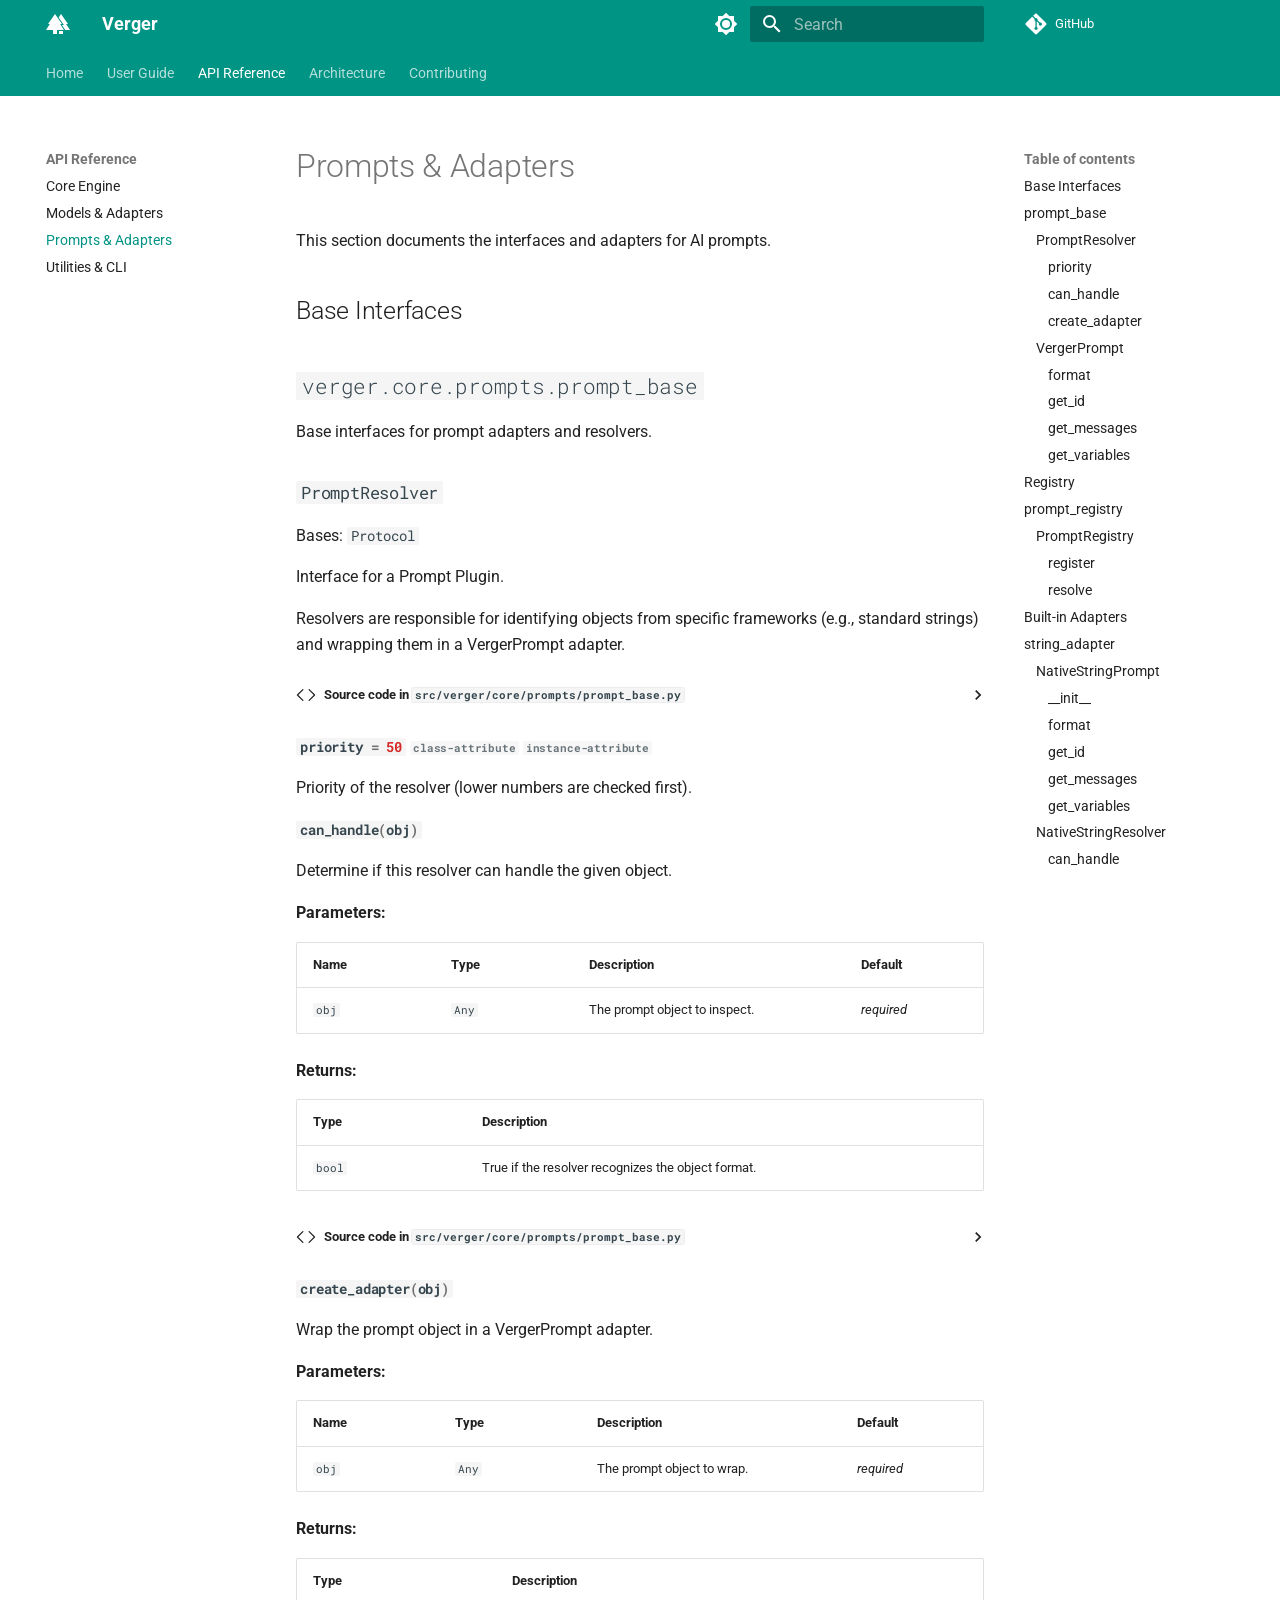
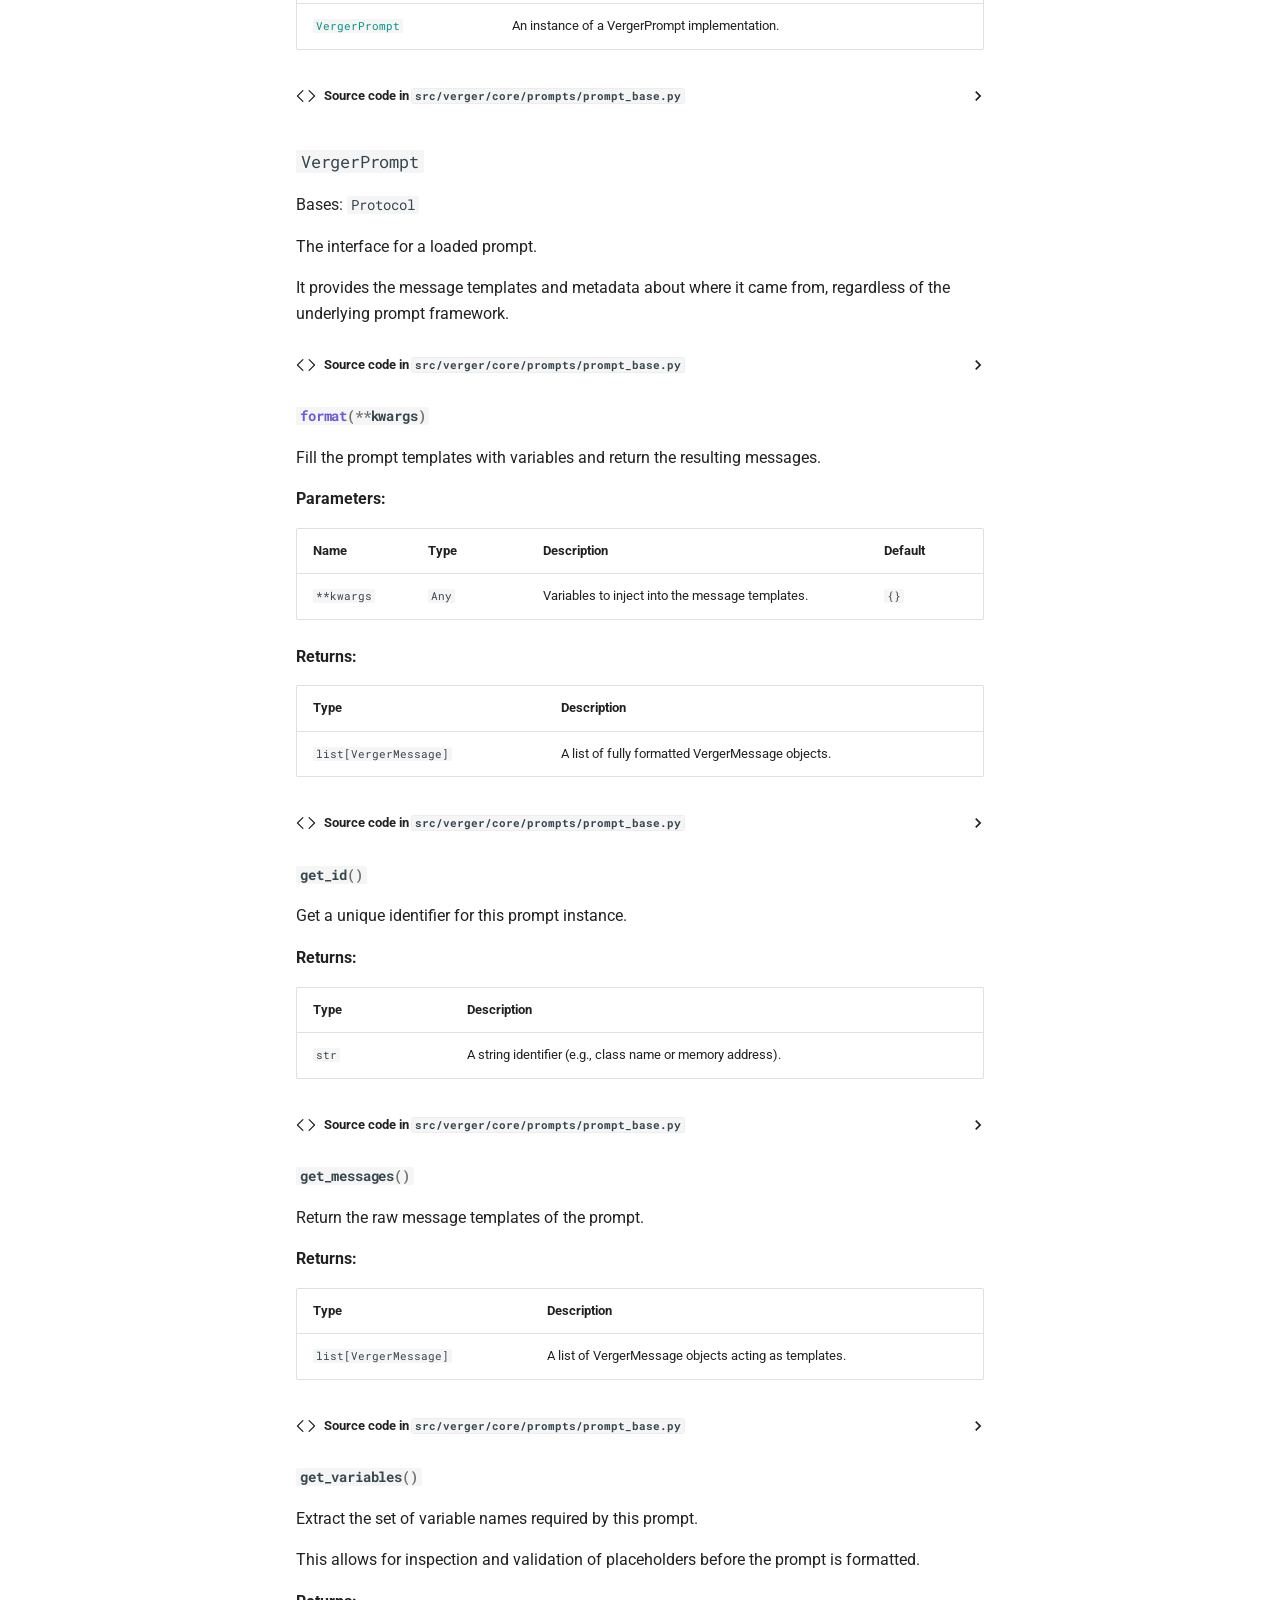
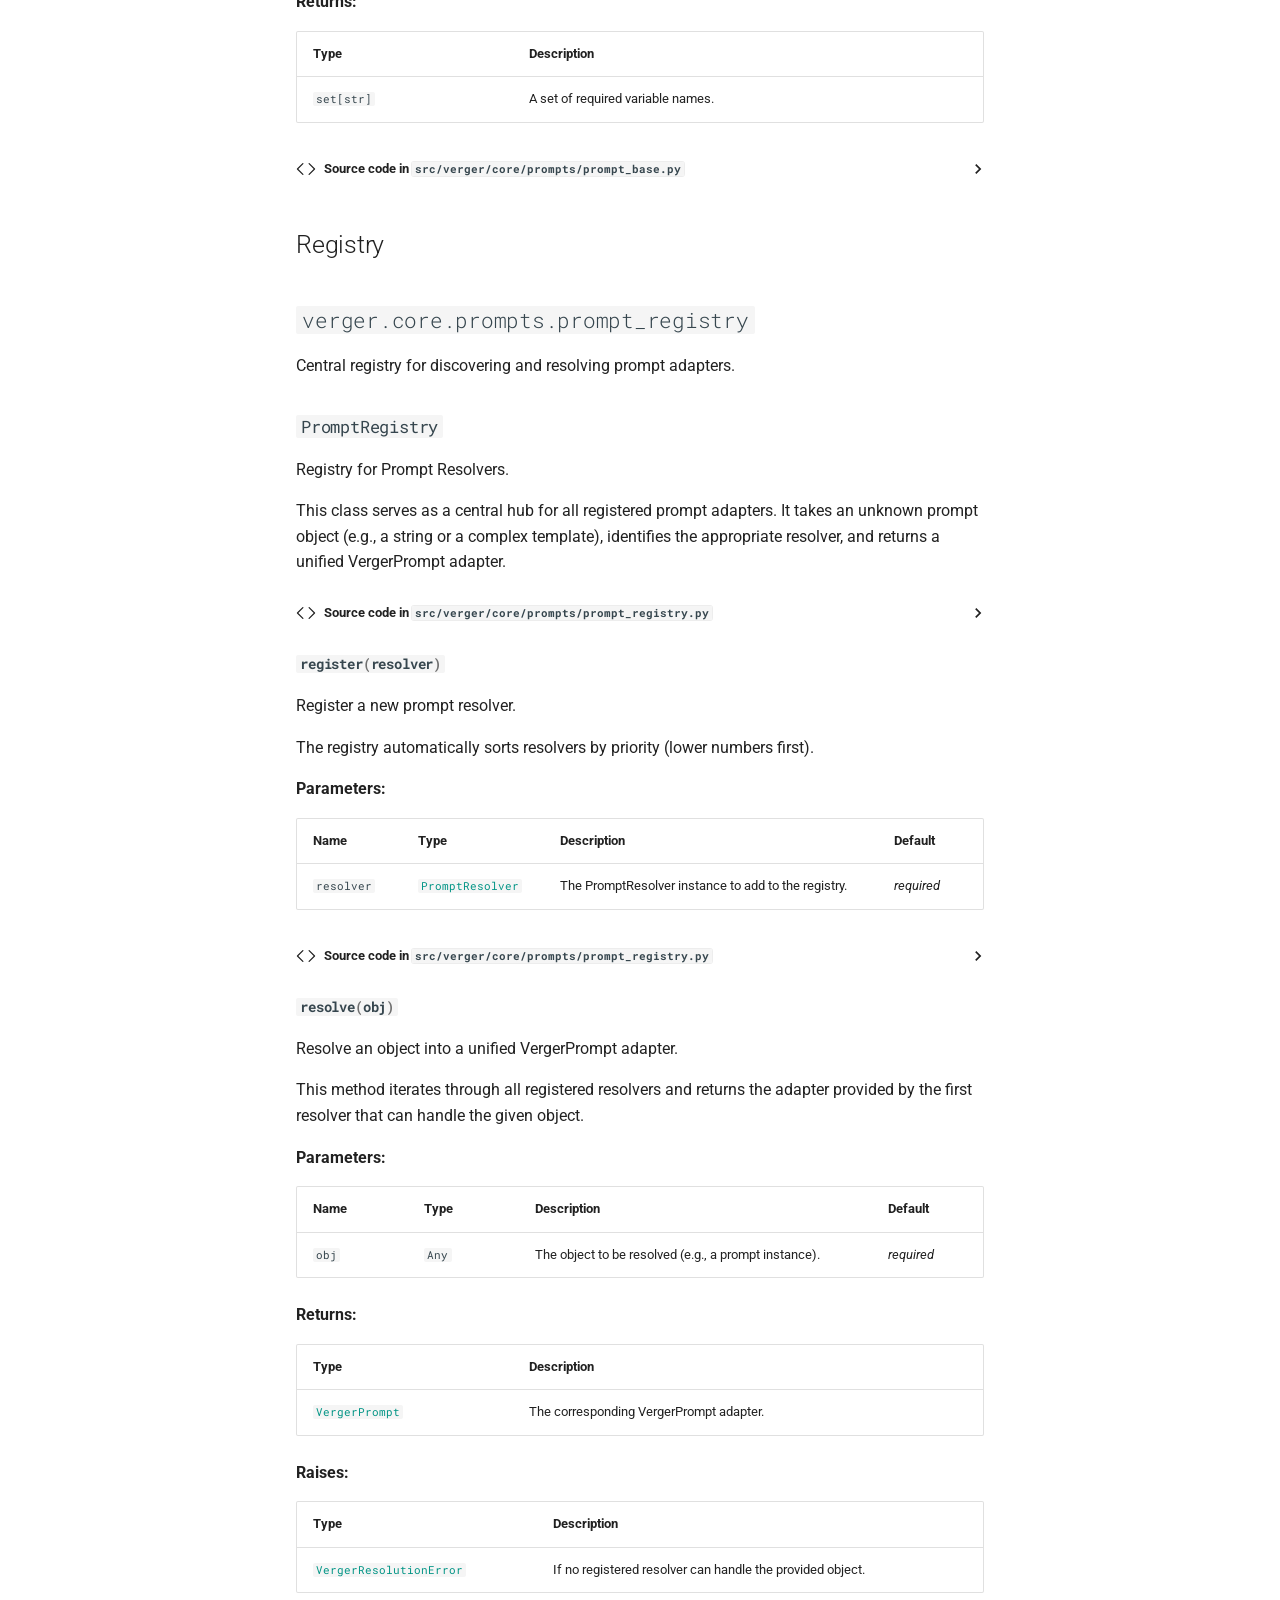
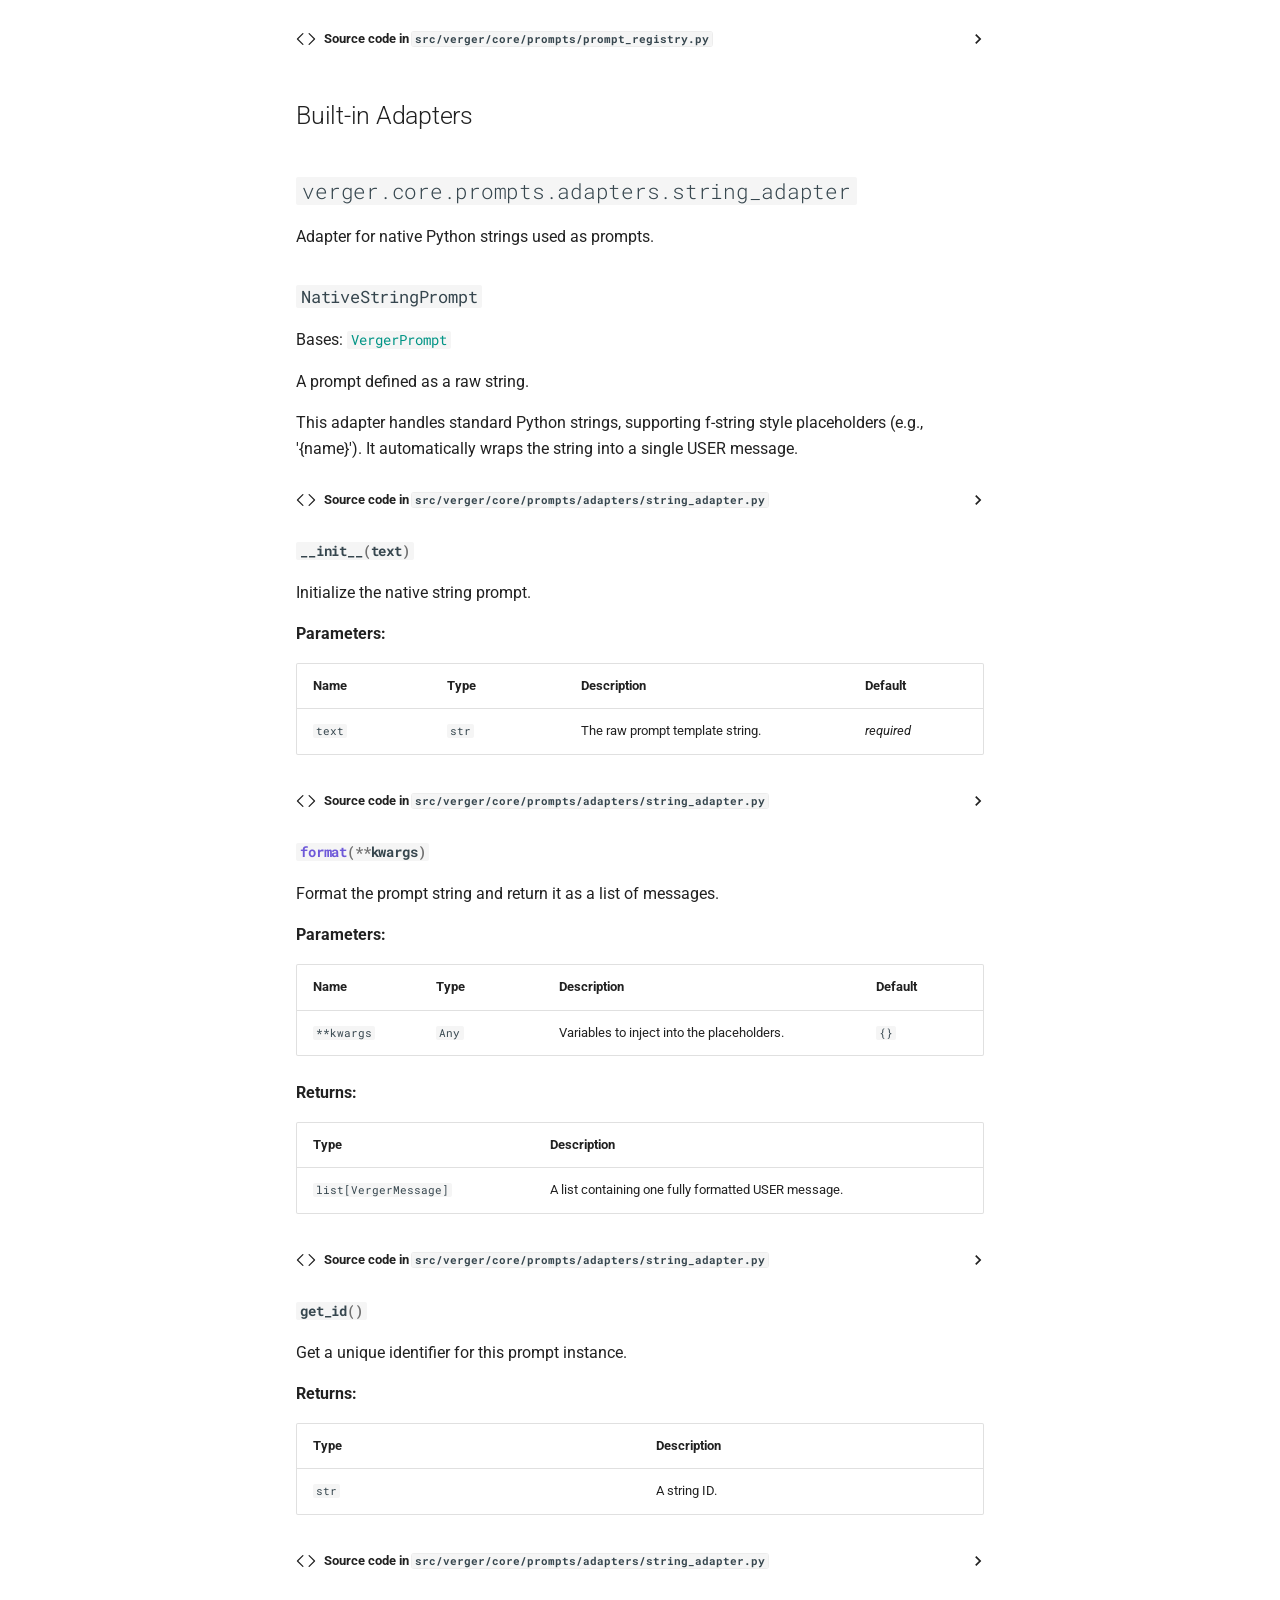
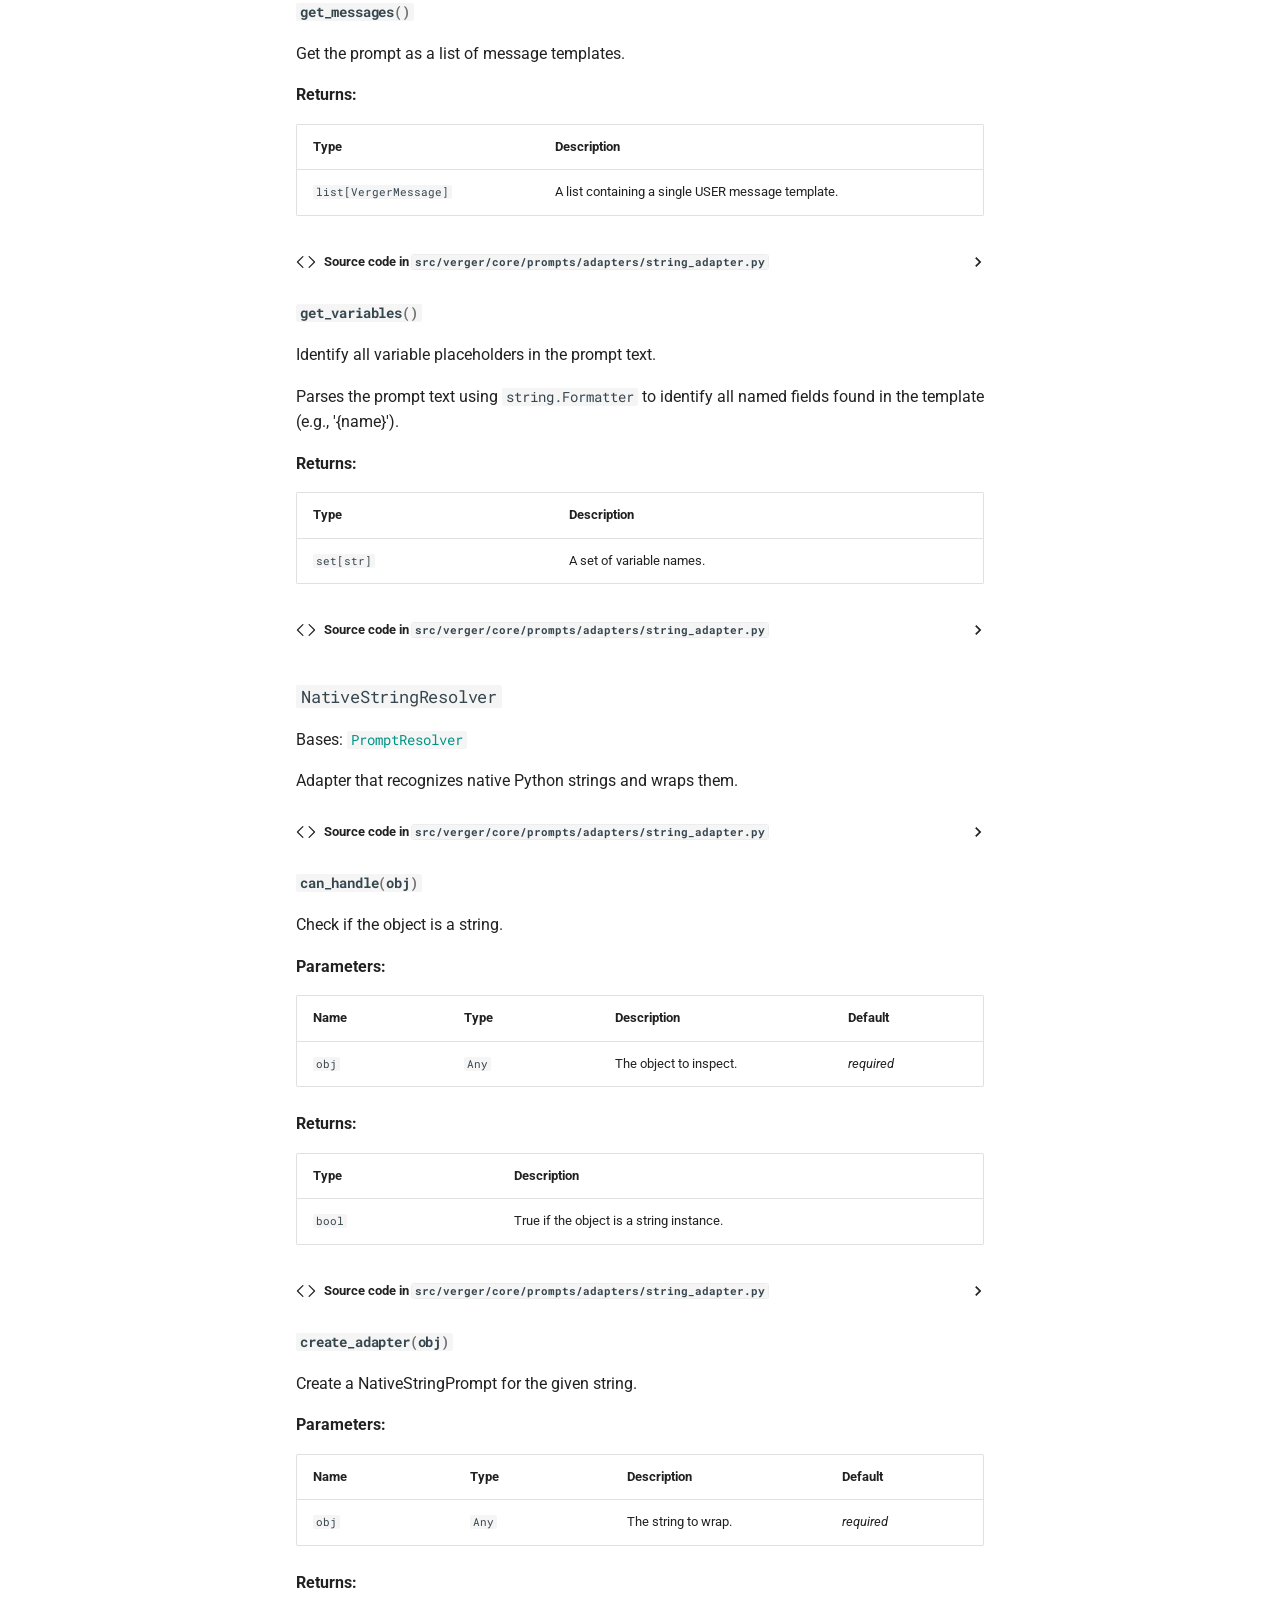
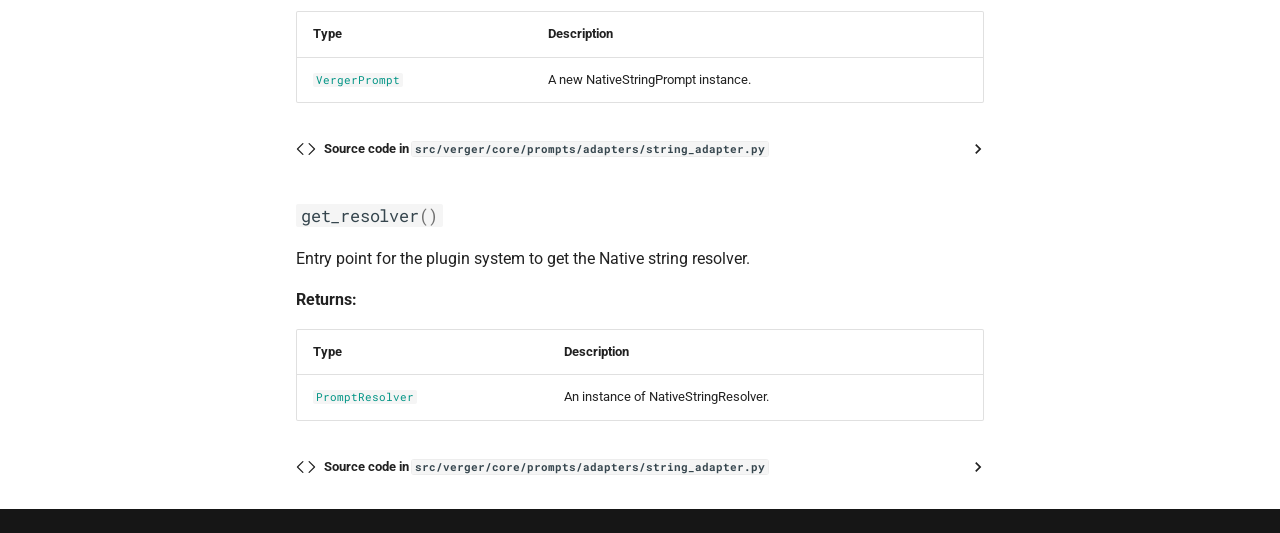
<file: reference/prompts/index.html>
<!doctype html>
<html lang="en" class="no-js">
  <head>
    
      <meta charset="utf-8">
      <meta name="viewport" content="width=device-width,initial-scale=1">
      
      
      
        <link rel="canonical" href="https://zaghlaoui.github.io/verger/reference/prompts/">
      
      
        <link rel="prev" href="../models/">
      
      
        <link rel="next" href="../utils/">
      
      
        
      
      
      <link rel="icon" href="../../assets/favicon.svg">
      <meta name="generator" content="mkdocs-1.6.1, mkdocs-material-9.7.6">
    
    
      
        <title>Prompts & Adapters - Verger</title>
      
    
    
      <link rel="stylesheet" href="../../assets/stylesheets/main.484c7ddc.min.css">
      
        
        <link rel="stylesheet" href="../../assets/stylesheets/palette.ab4e12ef.min.css">
      
      


    
    
      
    
    
      
        
        
        <link rel="preconnect" href="https://fonts.gstatic.com" crossorigin>
        <link rel="stylesheet" href="https://fonts.googleapis.com/css?family=Roboto:300,300i,400,400i,700,700i%7CRoboto+Mono:400,400i,700,700i&display=fallback">
        <style>:root{--md-text-font:"Roboto";--md-code-font:"Roboto Mono"}</style>
      
    
    
      <link rel="stylesheet" href="../../assets/_mkdocstrings.css">
    
    <script>__md_scope=new URL("../..",location),__md_hash=e=>[...e].reduce(((e,_)=>(e<<5)-e+_.charCodeAt(0)),0),__md_get=(e,_=localStorage,t=__md_scope)=>JSON.parse(_.getItem(t.pathname+"."+e)),__md_set=(e,_,t=localStorage,a=__md_scope)=>{try{t.setItem(a.pathname+"."+e,JSON.stringify(_))}catch(e){}}</script>
    
      

    
    
  </head>
  
  
    
    
      
    
    
    
    
    <body dir="ltr" data-md-color-scheme="default" data-md-color-primary="teal" data-md-color-accent="green">
  
    
    <input class="md-toggle" data-md-toggle="drawer" type="checkbox" id="__drawer" autocomplete="off">
    <input class="md-toggle" data-md-toggle="search" type="checkbox" id="__search" autocomplete="off">
    <label class="md-overlay" for="__drawer"></label>
    <div data-md-component="skip">
      
        
        <a href="#prompts-adapters" class="md-skip">
          Skip to content
        </a>
      
    </div>
    <div data-md-component="announce">
      
    </div>
    
    
      

<header class="md-header" data-md-component="header">
  <nav class="md-header__inner md-grid" aria-label="Header">
    <a href="../.." title="Verger" class="md-header__button md-logo" aria-label="Verger" data-md-component="logo">
      
  
  <svg xmlns="http://www.w3.org/2000/svg" viewBox="0 0 24 24"><path d="M16 12 9 2 2 12h1.86L0 18h7v4h4v-4h7l-3.86-6zm4.14 0H22L15 2l-2.39 3.41L17.92 13h-1.95l3.22 5H24zM13 19h4v3h-4z"/></svg>

    </a>
    <label class="md-header__button md-icon" for="__drawer">
      
      <svg xmlns="http://www.w3.org/2000/svg" viewBox="0 0 24 24"><path d="M3 6h18v2H3zm0 5h18v2H3zm0 5h18v2H3z"/></svg>
    </label>
    <div class="md-header__title" data-md-component="header-title">
      <div class="md-header__ellipsis">
        <div class="md-header__topic">
          <span class="md-ellipsis">
            Verger
          </span>
        </div>
        <div class="md-header__topic" data-md-component="header-topic">
          <span class="md-ellipsis">
            
              Prompts & Adapters
            
          </span>
        </div>
      </div>
    </div>
    
      
        <form class="md-header__option" data-md-component="palette">
  
    
    
    
    <input class="md-option" data-md-color-media="(prefers-color-scheme: light)" data-md-color-scheme="default" data-md-color-primary="teal" data-md-color-accent="green"  aria-label="Switch to dark mode"  type="radio" name="__palette" id="__palette_0">
    
      <label class="md-header__button md-icon" title="Switch to dark mode" for="__palette_1" hidden>
        <svg xmlns="http://www.w3.org/2000/svg" viewBox="0 0 24 24"><path d="M12 8a4 4 0 0 0-4 4 4 4 0 0 0 4 4 4 4 0 0 0 4-4 4 4 0 0 0-4-4m0 10a6 6 0 0 1-6-6 6 6 0 0 1 6-6 6 6 0 0 1 6 6 6 6 0 0 1-6 6m8-9.31V4h-4.69L12 .69 8.69 4H4v4.69L.69 12 4 15.31V20h4.69L12 23.31 15.31 20H20v-4.69L23.31 12z"/></svg>
      </label>
    
  
    
    
    
    <input class="md-option" data-md-color-media="(prefers-color-scheme: dark)" data-md-color-scheme="slate" data-md-color-primary="black" data-md-color-accent="teal"  aria-label="Switch to light mode"  type="radio" name="__palette" id="__palette_1">
    
      <label class="md-header__button md-icon" title="Switch to light mode" for="__palette_0" hidden>
        <svg xmlns="http://www.w3.org/2000/svg" viewBox="0 0 24 24"><path d="M12 18c-.89 0-1.74-.2-2.5-.55C11.56 16.5 13 14.42 13 12s-1.44-4.5-3.5-5.45C10.26 6.2 11.11 6 12 6a6 6 0 0 1 6 6 6 6 0 0 1-6 6m8-9.31V4h-4.69L12 .69 8.69 4H4v4.69L.69 12 4 15.31V20h4.69L12 23.31 15.31 20H20v-4.69L23.31 12z"/></svg>
      </label>
    
  
</form>
      
    
    
      <script>var palette=__md_get("__palette");if(palette&&palette.color){if("(prefers-color-scheme)"===palette.color.media){var media=matchMedia("(prefers-color-scheme: light)"),input=document.querySelector(media.matches?"[data-md-color-media='(prefers-color-scheme: light)']":"[data-md-color-media='(prefers-color-scheme: dark)']");palette.color.media=input.getAttribute("data-md-color-media"),palette.color.scheme=input.getAttribute("data-md-color-scheme"),palette.color.primary=input.getAttribute("data-md-color-primary"),palette.color.accent=input.getAttribute("data-md-color-accent")}for(var[key,value]of Object.entries(palette.color))document.body.setAttribute("data-md-color-"+key,value)}</script>
    
    
    
      
      
        <label class="md-header__button md-icon" for="__search">
          
          <svg xmlns="http://www.w3.org/2000/svg" viewBox="0 0 24 24"><path d="M9.5 3A6.5 6.5 0 0 1 16 9.5c0 1.61-.59 3.09-1.56 4.23l.27.27h.79l5 5-1.5 1.5-5-5v-.79l-.27-.27A6.52 6.52 0 0 1 9.5 16 6.5 6.5 0 0 1 3 9.5 6.5 6.5 0 0 1 9.5 3m0 2C7 5 5 7 5 9.5S7 14 9.5 14 14 12 14 9.5 12 5 9.5 5"/></svg>
        </label>
        <div class="md-search" data-md-component="search" role="dialog">
  <label class="md-search__overlay" for="__search"></label>
  <div class="md-search__inner" role="search">
    <form class="md-search__form" name="search">
      <input type="text" class="md-search__input" name="query" aria-label="Search" placeholder="Search" autocapitalize="off" autocorrect="off" autocomplete="off" spellcheck="false" data-md-component="search-query" required>
      <label class="md-search__icon md-icon" for="__search">
        
        <svg xmlns="http://www.w3.org/2000/svg" viewBox="0 0 24 24"><path d="M9.5 3A6.5 6.5 0 0 1 16 9.5c0 1.61-.59 3.09-1.56 4.23l.27.27h.79l5 5-1.5 1.5-5-5v-.79l-.27-.27A6.52 6.52 0 0 1 9.5 16 6.5 6.5 0 0 1 3 9.5 6.5 6.5 0 0 1 9.5 3m0 2C7 5 5 7 5 9.5S7 14 9.5 14 14 12 14 9.5 12 5 9.5 5"/></svg>
        
        <svg xmlns="http://www.w3.org/2000/svg" viewBox="0 0 24 24"><path d="M20 11v2H8l5.5 5.5-1.42 1.42L4.16 12l7.92-7.92L13.5 5.5 8 11z"/></svg>
      </label>
      <nav class="md-search__options" aria-label="Search">
        
        <button type="reset" class="md-search__icon md-icon" title="Clear" aria-label="Clear" tabindex="-1">
          
          <svg xmlns="http://www.w3.org/2000/svg" viewBox="0 0 24 24"><path d="M19 6.41 17.59 5 12 10.59 6.41 5 5 6.41 10.59 12 5 17.59 6.41 19 12 13.41 17.59 19 19 17.59 13.41 12z"/></svg>
        </button>
      </nav>
      
        <div class="md-search__suggest" data-md-component="search-suggest"></div>
      
    </form>
    <div class="md-search__output">
      <div class="md-search__scrollwrap" tabindex="0" data-md-scrollfix>
        <div class="md-search-result" data-md-component="search-result">
          <div class="md-search-result__meta">
            Initializing search
          </div>
          <ol class="md-search-result__list" role="presentation"></ol>
        </div>
      </div>
    </div>
  </div>
</div>
      
    
    
      <div class="md-header__source">
        <a href="https://github.com/zaghlaoui/verger" title="Go to repository" class="md-source" data-md-component="source">
  <div class="md-source__icon md-icon">
    
    <svg xmlns="http://www.w3.org/2000/svg" viewBox="0 0 448 512"><!--! Font Awesome Free 7.1.0 by @fontawesome - https://fontawesome.com License - https://fontawesome.com/license/free (Icons: CC BY 4.0, Fonts: SIL OFL 1.1, Code: MIT License) Copyright 2025 Fonticons, Inc.--><path d="M439.6 236.1 244 40.5c-5.4-5.5-12.8-8.5-20.4-8.5s-15 3-20.4 8.4L162.5 81l51.5 51.5c27.1-9.1 52.7 16.8 43.4 43.7l49.7 49.7c34.2-11.8 61.2 31 35.5 56.7-26.5 26.5-70.2-2.9-56-37.3L240.3 199v121.9c25.3 12.5 22.3 41.8 9.1 55-6.4 6.4-15.2 10.1-24.3 10.1s-17.8-3.6-24.3-10.1c-17.6-17.6-11.1-46.9 11.2-56v-123c-20.8-8.5-24.6-30.7-18.6-45L142.6 101 8.5 235.1C3 240.6 0 247.9 0 255.5s3 15 8.5 20.4l195.6 195.7c5.4 5.4 12.7 8.4 20.4 8.4s15-3 20.4-8.4l194.7-194.7c5.4-5.4 8.4-12.8 8.4-20.4s-3-15-8.4-20.4"/></svg>
  </div>
  <div class="md-source__repository">
    GitHub
  </div>
</a>
      </div>
    
  </nav>
  
</header>
    
    <div class="md-container" data-md-component="container">
      
      
        
          
            
<nav class="md-tabs" aria-label="Tabs" data-md-component="tabs">
  <div class="md-grid">
    <ul class="md-tabs__list">
      
        
  
  
  
  
    
    
      <li class="md-tabs__item">
        <a href="../.." class="md-tabs__link">
          
  
  
  Home

        </a>
      </li>
    
  

      
        
  
  
  
  
    
    
      <li class="md-tabs__item">
        <a href="../../guide/config/" class="md-tabs__link">
          
  
  
  User Guide

        </a>
      </li>
    
  

      
        
  
  
  
    
  
  
    
    
      <li class="md-tabs__item md-tabs__item--active">
        <a href="../core/" class="md-tabs__link">
          
  
  
  API Reference

        </a>
      </li>
    
  

      
        
  
  
  
  
    
    
      <li class="md-tabs__item">
        <a href="../../architecture/overview/" class="md-tabs__link">
          
  
  
  Architecture

        </a>
      </li>
    
  

      
        
  
  
  
  
    <li class="md-tabs__item">
      <a href="../../contributing/" class="md-tabs__link">
        
  
  
    
  
  Contributing

      </a>
    </li>
  

      
    </ul>
  </div>
</nav>
          
        
      
      <main class="md-main" data-md-component="main">
        <div class="md-main__inner md-grid">
          
            
              
              <div class="md-sidebar md-sidebar--primary" data-md-component="sidebar" data-md-type="navigation" >
                <div class="md-sidebar__scrollwrap">
                  <div class="md-sidebar__inner">
                    


  


<nav class="md-nav md-nav--primary md-nav--lifted" aria-label="Navigation" data-md-level="0">
  <label class="md-nav__title" for="__drawer">
    <a href="../.." title="Verger" class="md-nav__button md-logo" aria-label="Verger" data-md-component="logo">
      
  
  <svg xmlns="http://www.w3.org/2000/svg" viewBox="0 0 24 24"><path d="M16 12 9 2 2 12h1.86L0 18h7v4h4v-4h7l-3.86-6zm4.14 0H22L15 2l-2.39 3.41L17.92 13h-1.95l3.22 5H24zM13 19h4v3h-4z"/></svg>

    </a>
    Verger
  </label>
  
    <div class="md-nav__source">
      <a href="https://github.com/zaghlaoui/verger" title="Go to repository" class="md-source" data-md-component="source">
  <div class="md-source__icon md-icon">
    
    <svg xmlns="http://www.w3.org/2000/svg" viewBox="0 0 448 512"><!--! Font Awesome Free 7.1.0 by @fontawesome - https://fontawesome.com License - https://fontawesome.com/license/free (Icons: CC BY 4.0, Fonts: SIL OFL 1.1, Code: MIT License) Copyright 2025 Fonticons, Inc.--><path d="M439.6 236.1 244 40.5c-5.4-5.5-12.8-8.5-20.4-8.5s-15 3-20.4 8.4L162.5 81l51.5 51.5c27.1-9.1 52.7 16.8 43.4 43.7l49.7 49.7c34.2-11.8 61.2 31 35.5 56.7-26.5 26.5-70.2-2.9-56-37.3L240.3 199v121.9c25.3 12.5 22.3 41.8 9.1 55-6.4 6.4-15.2 10.1-24.3 10.1s-17.8-3.6-24.3-10.1c-17.6-17.6-11.1-46.9 11.2-56v-123c-20.8-8.5-24.6-30.7-18.6-45L142.6 101 8.5 235.1C3 240.6 0 247.9 0 255.5s3 15 8.5 20.4l195.6 195.7c5.4 5.4 12.7 8.4 20.4 8.4s15-3 20.4-8.4l194.7-194.7c5.4-5.4 8.4-12.8 8.4-20.4s-3-15-8.4-20.4"/></svg>
  </div>
  <div class="md-source__repository">
    GitHub
  </div>
</a>
    </div>
  
  <ul class="md-nav__list" data-md-scrollfix>
    
      
      
  
  
  
  
    
    
    
    
      
      
        
      
    
    
    <li class="md-nav__item md-nav__item--nested">
      
        
        
        <input class="md-nav__toggle md-toggle " type="checkbox" id="__nav_1" >
        
          
          <label class="md-nav__link" for="__nav_1" id="__nav_1_label" tabindex="0">
            
  
  
  <span class="md-ellipsis">
    
  
    Home
  

    
  </span>
  
  

            <span class="md-nav__icon md-icon"></span>
          </label>
        
        <nav class="md-nav" data-md-level="1" aria-labelledby="__nav_1_label" aria-expanded="false">
          <label class="md-nav__title" for="__nav_1">
            <span class="md-nav__icon md-icon"></span>
            
  
    Home
  

          </label>
          <ul class="md-nav__list" data-md-scrollfix>
            
              
                
  
  
  
  
    <li class="md-nav__item">
      <a href="../.." class="md-nav__link">
        
  
  
  <span class="md-ellipsis">
    
  
    Verger
  

    
  </span>
  
  

      </a>
    </li>
  

              
            
              
                
  
  
  
  
    <li class="md-nav__item">
      <a href="../../quickstart/" class="md-nav__link">
        
  
  
  <span class="md-ellipsis">
    
  
    Quickstart
  

    
  </span>
  
  

      </a>
    </li>
  

              
            
          </ul>
        </nav>
      
    </li>
  

    
      
      
  
  
  
  
    
    
    
    
      
      
        
      
    
    
    <li class="md-nav__item md-nav__item--nested">
      
        
        
        <input class="md-nav__toggle md-toggle " type="checkbox" id="__nav_2" >
        
          
          <label class="md-nav__link" for="__nav_2" id="__nav_2_label" tabindex="0">
            
  
  
  <span class="md-ellipsis">
    
  
    User Guide
  

    
  </span>
  
  

            <span class="md-nav__icon md-icon"></span>
          </label>
        
        <nav class="md-nav" data-md-level="1" aria-labelledby="__nav_2_label" aria-expanded="false">
          <label class="md-nav__title" for="__nav_2">
            <span class="md-nav__icon md-icon"></span>
            
  
    User Guide
  

          </label>
          <ul class="md-nav__list" data-md-scrollfix>
            
              
                
  
  
  
  
    <li class="md-nav__item">
      <a href="../../guide/config/" class="md-nav__link">
        
  
  
  <span class="md-ellipsis">
    
  
    Configuration
  

    
  </span>
  
  

      </a>
    </li>
  

              
            
              
                
  
  
  
  
    <li class="md-nav__item">
      <a href="../../guide/cli/" class="md-nav__link">
        
  
  
  <span class="md-ellipsis">
    
  
    CLI Usage
  

    
  </span>
  
  

      </a>
    </li>
  

              
            
          </ul>
        </nav>
      
    </li>
  

    
      
      
  
  
    
  
  
  
    
    
    
    
      
        
        
      
      
        
      
    
    
    <li class="md-nav__item md-nav__item--active md-nav__item--section md-nav__item--nested">
      
        
        
        <input class="md-nav__toggle md-toggle " type="checkbox" id="__nav_3" checked>
        
          
          <label class="md-nav__link" for="__nav_3" id="__nav_3_label" tabindex="">
            
  
  
  <span class="md-ellipsis">
    
  
    API Reference
  

    
  </span>
  
  

            <span class="md-nav__icon md-icon"></span>
          </label>
        
        <nav class="md-nav" data-md-level="1" aria-labelledby="__nav_3_label" aria-expanded="true">
          <label class="md-nav__title" for="__nav_3">
            <span class="md-nav__icon md-icon"></span>
            
  
    API Reference
  

          </label>
          <ul class="md-nav__list" data-md-scrollfix>
            
              
                
  
  
  
  
    <li class="md-nav__item">
      <a href="../core/" class="md-nav__link">
        
  
  
  <span class="md-ellipsis">
    
  
    Core Engine
  

    
  </span>
  
  

      </a>
    </li>
  

              
            
              
                
  
  
  
  
    <li class="md-nav__item">
      <a href="../models/" class="md-nav__link">
        
  
  
  <span class="md-ellipsis">
    
  
    Models & Adapters
  

    
  </span>
  
  

      </a>
    </li>
  

              
            
              
                
  
  
    
  
  
  
    <li class="md-nav__item md-nav__item--active">
      
      <input class="md-nav__toggle md-toggle" type="checkbox" id="__toc">
      
      
        
      
      
        <label class="md-nav__link md-nav__link--active" for="__toc">
          
  
  
  <span class="md-ellipsis">
    
  
    Prompts & Adapters
  

    
  </span>
  
  

          <span class="md-nav__icon md-icon"></span>
        </label>
      
      <a href="./" class="md-nav__link md-nav__link--active">
        
  
  
  <span class="md-ellipsis">
    
  
    Prompts & Adapters
  

    
  </span>
  
  

      </a>
      
        

<nav class="md-nav md-nav--secondary" aria-label="Table of contents">
  
  
  
    
  
  
    <label class="md-nav__title" for="__toc">
      <span class="md-nav__icon md-icon"></span>
      Table of contents
    </label>
    <ul class="md-nav__list" data-md-component="toc" data-md-scrollfix>
      
        <li class="md-nav__item">
  <a href="#base-interfaces" class="md-nav__link">
    <span class="md-ellipsis">
      
        Base Interfaces
      
    </span>
  </a>
  
</li>
      
        <li class="md-nav__item">
  <a href="#verger.core.prompts.prompt_base" class="md-nav__link">
    <span class="md-ellipsis">
      
        prompt_base
      
    </span>
  </a>
  
    <nav class="md-nav" aria-label="prompt_base">
      <ul class="md-nav__list">
        
          <li class="md-nav__item">
  <a href="#verger.core.prompts.prompt_base.PromptResolver" class="md-nav__link">
    <span class="md-ellipsis">
      
        PromptResolver
      
    </span>
  </a>
  
    <nav class="md-nav" aria-label="PromptResolver">
      <ul class="md-nav__list">
        
          <li class="md-nav__item">
  <a href="#verger.core.prompts.prompt_base.PromptResolver.priority" class="md-nav__link">
    <span class="md-ellipsis">
      
        priority
      
    </span>
  </a>
  
</li>
        
          <li class="md-nav__item">
  <a href="#verger.core.prompts.prompt_base.PromptResolver.can_handle" class="md-nav__link">
    <span class="md-ellipsis">
      
        can_handle
      
    </span>
  </a>
  
</li>
        
          <li class="md-nav__item">
  <a href="#verger.core.prompts.prompt_base.PromptResolver.create_adapter" class="md-nav__link">
    <span class="md-ellipsis">
      
        create_adapter
      
    </span>
  </a>
  
</li>
        
      </ul>
    </nav>
  
</li>
        
          <li class="md-nav__item">
  <a href="#verger.core.prompts.prompt_base.VergerPrompt" class="md-nav__link">
    <span class="md-ellipsis">
      
        VergerPrompt
      
    </span>
  </a>
  
    <nav class="md-nav" aria-label="VergerPrompt">
      <ul class="md-nav__list">
        
          <li class="md-nav__item">
  <a href="#verger.core.prompts.prompt_base.VergerPrompt.format" class="md-nav__link">
    <span class="md-ellipsis">
      
        format
      
    </span>
  </a>
  
</li>
        
          <li class="md-nav__item">
  <a href="#verger.core.prompts.prompt_base.VergerPrompt.get_id" class="md-nav__link">
    <span class="md-ellipsis">
      
        get_id
      
    </span>
  </a>
  
</li>
        
          <li class="md-nav__item">
  <a href="#verger.core.prompts.prompt_base.VergerPrompt.get_messages" class="md-nav__link">
    <span class="md-ellipsis">
      
        get_messages
      
    </span>
  </a>
  
</li>
        
          <li class="md-nav__item">
  <a href="#verger.core.prompts.prompt_base.VergerPrompt.get_variables" class="md-nav__link">
    <span class="md-ellipsis">
      
        get_variables
      
    </span>
  </a>
  
</li>
        
      </ul>
    </nav>
  
</li>
        
      </ul>
    </nav>
  
</li>
      
        <li class="md-nav__item">
  <a href="#registry" class="md-nav__link">
    <span class="md-ellipsis">
      
        Registry
      
    </span>
  </a>
  
</li>
      
        <li class="md-nav__item">
  <a href="#verger.core.prompts.prompt_registry" class="md-nav__link">
    <span class="md-ellipsis">
      
        prompt_registry
      
    </span>
  </a>
  
    <nav class="md-nav" aria-label="prompt_registry">
      <ul class="md-nav__list">
        
          <li class="md-nav__item">
  <a href="#verger.core.prompts.prompt_registry.PromptRegistry" class="md-nav__link">
    <span class="md-ellipsis">
      
        PromptRegistry
      
    </span>
  </a>
  
    <nav class="md-nav" aria-label="PromptRegistry">
      <ul class="md-nav__list">
        
          <li class="md-nav__item">
  <a href="#verger.core.prompts.prompt_registry.PromptRegistry.register" class="md-nav__link">
    <span class="md-ellipsis">
      
        register
      
    </span>
  </a>
  
</li>
        
          <li class="md-nav__item">
  <a href="#verger.core.prompts.prompt_registry.PromptRegistry.resolve" class="md-nav__link">
    <span class="md-ellipsis">
      
        resolve
      
    </span>
  </a>
  
</li>
        
      </ul>
    </nav>
  
</li>
        
      </ul>
    </nav>
  
</li>
      
        <li class="md-nav__item">
  <a href="#built-in-adapters" class="md-nav__link">
    <span class="md-ellipsis">
      
        Built-in Adapters
      
    </span>
  </a>
  
</li>
      
        <li class="md-nav__item">
  <a href="#verger.core.prompts.adapters.string_adapter" class="md-nav__link">
    <span class="md-ellipsis">
      
        string_adapter
      
    </span>
  </a>
  
    <nav class="md-nav" aria-label="string_adapter">
      <ul class="md-nav__list">
        
          <li class="md-nav__item">
  <a href="#verger.core.prompts.adapters.string_adapter.NativeStringPrompt" class="md-nav__link">
    <span class="md-ellipsis">
      
        NativeStringPrompt
      
    </span>
  </a>
  
    <nav class="md-nav" aria-label="NativeStringPrompt">
      <ul class="md-nav__list">
        
          <li class="md-nav__item">
  <a href="#verger.core.prompts.adapters.string_adapter.NativeStringPrompt.__init__" class="md-nav__link">
    <span class="md-ellipsis">
      
        __init__
      
    </span>
  </a>
  
</li>
        
          <li class="md-nav__item">
  <a href="#verger.core.prompts.adapters.string_adapter.NativeStringPrompt.format" class="md-nav__link">
    <span class="md-ellipsis">
      
        format
      
    </span>
  </a>
  
</li>
        
          <li class="md-nav__item">
  <a href="#verger.core.prompts.adapters.string_adapter.NativeStringPrompt.get_id" class="md-nav__link">
    <span class="md-ellipsis">
      
        get_id
      
    </span>
  </a>
  
</li>
        
          <li class="md-nav__item">
  <a href="#verger.core.prompts.adapters.string_adapter.NativeStringPrompt.get_messages" class="md-nav__link">
    <span class="md-ellipsis">
      
        get_messages
      
    </span>
  </a>
  
</li>
        
          <li class="md-nav__item">
  <a href="#verger.core.prompts.adapters.string_adapter.NativeStringPrompt.get_variables" class="md-nav__link">
    <span class="md-ellipsis">
      
        get_variables
      
    </span>
  </a>
  
</li>
        
      </ul>
    </nav>
  
</li>
        
          <li class="md-nav__item">
  <a href="#verger.core.prompts.adapters.string_adapter.NativeStringResolver" class="md-nav__link">
    <span class="md-ellipsis">
      
        NativeStringResolver
      
    </span>
  </a>
  
    <nav class="md-nav" aria-label="NativeStringResolver">
      <ul class="md-nav__list">
        
          <li class="md-nav__item">
  <a href="#verger.core.prompts.adapters.string_adapter.NativeStringResolver.can_handle" class="md-nav__link">
    <span class="md-ellipsis">
      
        can_handle
      
    </span>
  </a>
  
</li>
        
          <li class="md-nav__item">
  <a href="#verger.core.prompts.adapters.string_adapter.NativeStringResolver.create_adapter" class="md-nav__link">
    <span class="md-ellipsis">
      
        create_adapter
      
    </span>
  </a>
  
</li>
        
      </ul>
    </nav>
  
</li>
        
          <li class="md-nav__item">
  <a href="#verger.core.prompts.adapters.string_adapter.get_resolver" class="md-nav__link">
    <span class="md-ellipsis">
      
        get_resolver
      
    </span>
  </a>
  
</li>
        
      </ul>
    </nav>
  
</li>
      
    </ul>
  
</nav>
      
    </li>
  

              
            
              
                
  
  
  
  
    <li class="md-nav__item">
      <a href="../utils/" class="md-nav__link">
        
  
  
  <span class="md-ellipsis">
    
  
    Utilities & CLI
  

    
  </span>
  
  

      </a>
    </li>
  

              
            
          </ul>
        </nav>
      
    </li>
  

    
      
      
  
  
  
  
    
    
    
    
      
      
        
      
    
    
    <li class="md-nav__item md-nav__item--nested">
      
        
        
        <input class="md-nav__toggle md-toggle " type="checkbox" id="__nav_4" >
        
          
          <label class="md-nav__link" for="__nav_4" id="__nav_4_label" tabindex="0">
            
  
  
  <span class="md-ellipsis">
    
  
    Architecture
  

    
  </span>
  
  

            <span class="md-nav__icon md-icon"></span>
          </label>
        
        <nav class="md-nav" data-md-level="1" aria-labelledby="__nav_4_label" aria-expanded="false">
          <label class="md-nav__title" for="__nav_4">
            <span class="md-nav__icon md-icon"></span>
            
  
    Architecture
  

          </label>
          <ul class="md-nav__list" data-md-scrollfix>
            
              
                
  
  
  
  
    <li class="md-nav__item">
      <a href="../../architecture/overview/" class="md-nav__link">
        
  
  
  <span class="md-ellipsis">
    
  
    Overview
  

    
  </span>
  
  

      </a>
    </li>
  

              
            
          </ul>
        </nav>
      
    </li>
  

    
      
      
  
  
  
  
    <li class="md-nav__item">
      <a href="../../contributing/" class="md-nav__link">
        
  
  
  <span class="md-ellipsis">
    
  
    Contributing
  

    
  </span>
  
  

      </a>
    </li>
  

    
  </ul>
</nav>
                  </div>
                </div>
              </div>
            
            
              
              <div class="md-sidebar md-sidebar--secondary" data-md-component="sidebar" data-md-type="toc" >
                <div class="md-sidebar__scrollwrap">
                  <div class="md-sidebar__inner">
                    

<nav class="md-nav md-nav--secondary" aria-label="Table of contents">
  
  
  
    
  
  
    <label class="md-nav__title" for="__toc">
      <span class="md-nav__icon md-icon"></span>
      Table of contents
    </label>
    <ul class="md-nav__list" data-md-component="toc" data-md-scrollfix>
      
        <li class="md-nav__item">
  <a href="#base-interfaces" class="md-nav__link">
    <span class="md-ellipsis">
      
        Base Interfaces
      
    </span>
  </a>
  
</li>
      
        <li class="md-nav__item">
  <a href="#verger.core.prompts.prompt_base" class="md-nav__link">
    <span class="md-ellipsis">
      
        prompt_base
      
    </span>
  </a>
  
    <nav class="md-nav" aria-label="prompt_base">
      <ul class="md-nav__list">
        
          <li class="md-nav__item">
  <a href="#verger.core.prompts.prompt_base.PromptResolver" class="md-nav__link">
    <span class="md-ellipsis">
      
        PromptResolver
      
    </span>
  </a>
  
    <nav class="md-nav" aria-label="PromptResolver">
      <ul class="md-nav__list">
        
          <li class="md-nav__item">
  <a href="#verger.core.prompts.prompt_base.PromptResolver.priority" class="md-nav__link">
    <span class="md-ellipsis">
      
        priority
      
    </span>
  </a>
  
</li>
        
          <li class="md-nav__item">
  <a href="#verger.core.prompts.prompt_base.PromptResolver.can_handle" class="md-nav__link">
    <span class="md-ellipsis">
      
        can_handle
      
    </span>
  </a>
  
</li>
        
          <li class="md-nav__item">
  <a href="#verger.core.prompts.prompt_base.PromptResolver.create_adapter" class="md-nav__link">
    <span class="md-ellipsis">
      
        create_adapter
      
    </span>
  </a>
  
</li>
        
      </ul>
    </nav>
  
</li>
        
          <li class="md-nav__item">
  <a href="#verger.core.prompts.prompt_base.VergerPrompt" class="md-nav__link">
    <span class="md-ellipsis">
      
        VergerPrompt
      
    </span>
  </a>
  
    <nav class="md-nav" aria-label="VergerPrompt">
      <ul class="md-nav__list">
        
          <li class="md-nav__item">
  <a href="#verger.core.prompts.prompt_base.VergerPrompt.format" class="md-nav__link">
    <span class="md-ellipsis">
      
        format
      
    </span>
  </a>
  
</li>
        
          <li class="md-nav__item">
  <a href="#verger.core.prompts.prompt_base.VergerPrompt.get_id" class="md-nav__link">
    <span class="md-ellipsis">
      
        get_id
      
    </span>
  </a>
  
</li>
        
          <li class="md-nav__item">
  <a href="#verger.core.prompts.prompt_base.VergerPrompt.get_messages" class="md-nav__link">
    <span class="md-ellipsis">
      
        get_messages
      
    </span>
  </a>
  
</li>
        
          <li class="md-nav__item">
  <a href="#verger.core.prompts.prompt_base.VergerPrompt.get_variables" class="md-nav__link">
    <span class="md-ellipsis">
      
        get_variables
      
    </span>
  </a>
  
</li>
        
      </ul>
    </nav>
  
</li>
        
      </ul>
    </nav>
  
</li>
      
        <li class="md-nav__item">
  <a href="#registry" class="md-nav__link">
    <span class="md-ellipsis">
      
        Registry
      
    </span>
  </a>
  
</li>
      
        <li class="md-nav__item">
  <a href="#verger.core.prompts.prompt_registry" class="md-nav__link">
    <span class="md-ellipsis">
      
        prompt_registry
      
    </span>
  </a>
  
    <nav class="md-nav" aria-label="prompt_registry">
      <ul class="md-nav__list">
        
          <li class="md-nav__item">
  <a href="#verger.core.prompts.prompt_registry.PromptRegistry" class="md-nav__link">
    <span class="md-ellipsis">
      
        PromptRegistry
      
    </span>
  </a>
  
    <nav class="md-nav" aria-label="PromptRegistry">
      <ul class="md-nav__list">
        
          <li class="md-nav__item">
  <a href="#verger.core.prompts.prompt_registry.PromptRegistry.register" class="md-nav__link">
    <span class="md-ellipsis">
      
        register
      
    </span>
  </a>
  
</li>
        
          <li class="md-nav__item">
  <a href="#verger.core.prompts.prompt_registry.PromptRegistry.resolve" class="md-nav__link">
    <span class="md-ellipsis">
      
        resolve
      
    </span>
  </a>
  
</li>
        
      </ul>
    </nav>
  
</li>
        
      </ul>
    </nav>
  
</li>
      
        <li class="md-nav__item">
  <a href="#built-in-adapters" class="md-nav__link">
    <span class="md-ellipsis">
      
        Built-in Adapters
      
    </span>
  </a>
  
</li>
      
        <li class="md-nav__item">
  <a href="#verger.core.prompts.adapters.string_adapter" class="md-nav__link">
    <span class="md-ellipsis">
      
        string_adapter
      
    </span>
  </a>
  
    <nav class="md-nav" aria-label="string_adapter">
      <ul class="md-nav__list">
        
          <li class="md-nav__item">
  <a href="#verger.core.prompts.adapters.string_adapter.NativeStringPrompt" class="md-nav__link">
    <span class="md-ellipsis">
      
        NativeStringPrompt
      
    </span>
  </a>
  
    <nav class="md-nav" aria-label="NativeStringPrompt">
      <ul class="md-nav__list">
        
          <li class="md-nav__item">
  <a href="#verger.core.prompts.adapters.string_adapter.NativeStringPrompt.__init__" class="md-nav__link">
    <span class="md-ellipsis">
      
        __init__
      
    </span>
  </a>
  
</li>
        
          <li class="md-nav__item">
  <a href="#verger.core.prompts.adapters.string_adapter.NativeStringPrompt.format" class="md-nav__link">
    <span class="md-ellipsis">
      
        format
      
    </span>
  </a>
  
</li>
        
          <li class="md-nav__item">
  <a href="#verger.core.prompts.adapters.string_adapter.NativeStringPrompt.get_id" class="md-nav__link">
    <span class="md-ellipsis">
      
        get_id
      
    </span>
  </a>
  
</li>
        
          <li class="md-nav__item">
  <a href="#verger.core.prompts.adapters.string_adapter.NativeStringPrompt.get_messages" class="md-nav__link">
    <span class="md-ellipsis">
      
        get_messages
      
    </span>
  </a>
  
</li>
        
          <li class="md-nav__item">
  <a href="#verger.core.prompts.adapters.string_adapter.NativeStringPrompt.get_variables" class="md-nav__link">
    <span class="md-ellipsis">
      
        get_variables
      
    </span>
  </a>
  
</li>
        
      </ul>
    </nav>
  
</li>
        
          <li class="md-nav__item">
  <a href="#verger.core.prompts.adapters.string_adapter.NativeStringResolver" class="md-nav__link">
    <span class="md-ellipsis">
      
        NativeStringResolver
      
    </span>
  </a>
  
    <nav class="md-nav" aria-label="NativeStringResolver">
      <ul class="md-nav__list">
        
          <li class="md-nav__item">
  <a href="#verger.core.prompts.adapters.string_adapter.NativeStringResolver.can_handle" class="md-nav__link">
    <span class="md-ellipsis">
      
        can_handle
      
    </span>
  </a>
  
</li>
        
          <li class="md-nav__item">
  <a href="#verger.core.prompts.adapters.string_adapter.NativeStringResolver.create_adapter" class="md-nav__link">
    <span class="md-ellipsis">
      
        create_adapter
      
    </span>
  </a>
  
</li>
        
      </ul>
    </nav>
  
</li>
        
          <li class="md-nav__item">
  <a href="#verger.core.prompts.adapters.string_adapter.get_resolver" class="md-nav__link">
    <span class="md-ellipsis">
      
        get_resolver
      
    </span>
  </a>
  
</li>
        
      </ul>
    </nav>
  
</li>
      
    </ul>
  
</nav>
                  </div>
                </div>
              </div>
            
          
          
            <div class="md-content" data-md-component="content">
              
              <article class="md-content__inner md-typeset">
                
                  


  
  


<h1 id="prompts-adapters">Prompts &amp; Adapters</h1>
<p>This section documents the interfaces and adapters for AI prompts.</p>
<h2 id="base-interfaces">Base Interfaces</h2>


<div class="doc doc-object doc-module">



<h2 id="verger.core.prompts.prompt_base" class="doc doc-heading">
            <code>verger.core.prompts.prompt_base</code>


</h2>

    <div class="doc doc-contents first">

        <p>Base interfaces for prompt adapters and resolvers.</p>










<div class="doc doc-children">









<div class="doc doc-object doc-class">



<h3 id="verger.core.prompts.prompt_base.PromptResolver" class="doc doc-heading">
            <code>PromptResolver</code>


</h3>


    <div class="doc doc-contents ">
            <p class="doc doc-class-bases">
              Bases: <code><span title="typing.Protocol">Protocol</span></code></p>



        <p>Interface for a Prompt Plugin.</p>
<p>Resolvers are responsible for identifying objects from specific frameworks
(e.g., standard strings) and wrapping them in a VergerPrompt adapter.</p>








              <details class="mkdocstrings-source">
                <summary>Source code in <code>src/verger/core/prompts/prompt_base.py</code></summary>
                <div class="highlight"><table class="highlighttable"><tr><td class="linenos"><div class="linenodiv"><pre><span></span><span class="normal">60</span>
<span class="normal">61</span>
<span class="normal">62</span>
<span class="normal">63</span>
<span class="normal">64</span>
<span class="normal">65</span>
<span class="normal">66</span>
<span class="normal">67</span>
<span class="normal">68</span>
<span class="normal">69</span>
<span class="normal">70</span>
<span class="normal">71</span>
<span class="normal">72</span>
<span class="normal">73</span>
<span class="normal">74</span>
<span class="normal">75</span>
<span class="normal">76</span>
<span class="normal">77</span>
<span class="normal">78</span>
<span class="normal">79</span>
<span class="normal">80</span>
<span class="normal">81</span>
<span class="normal">82</span>
<span class="normal">83</span>
<span class="normal">84</span>
<span class="normal">85</span>
<span class="normal">86</span>
<span class="normal">87</span>
<span class="normal">88</span>
<span class="normal">89</span>
<span class="normal">90</span>
<span class="normal">91</span>
<span class="normal">92</span>
<span class="normal">93</span>
<span class="normal">94</span></pre></div></td><td class="code"><div><pre><span></span><code><span class="nd">@runtime_checkable</span>
<span class="k">class</span><span class="w"> </span><span class="nc">PromptResolver</span><span class="p">(</span><span class="n">Protocol</span><span class="p">):</span>
<span class="w">    </span><span class="sd">&quot;&quot;&quot;</span>
<span class="sd">    Interface for a Prompt Plugin.</span>

<span class="sd">    Resolvers are responsible for identifying objects from specific frameworks</span>
<span class="sd">    (e.g., standard strings) and wrapping them in a VergerPrompt adapter.</span>
<span class="sd">    &quot;&quot;&quot;</span>

    <span class="n">priority</span><span class="p">:</span> <span class="nb">int</span> <span class="o">=</span> <span class="mi">50</span>
<span class="w">    </span><span class="sd">&quot;&quot;&quot;Priority of the resolver (lower numbers are checked first).&quot;&quot;&quot;</span>

    <span class="k">def</span><span class="w"> </span><span class="nf">can_handle</span><span class="p">(</span><span class="bp">self</span><span class="p">,</span> <span class="n">obj</span><span class="p">:</span> <span class="n">Any</span><span class="p">)</span> <span class="o">-&gt;</span> <span class="nb">bool</span><span class="p">:</span>
<span class="w">        </span><span class="sd">&quot;&quot;&quot;</span>
<span class="sd">        Determine if this resolver can handle the given object.</span>

<span class="sd">        Args:</span>
<span class="sd">            obj: The prompt object to inspect.</span>

<span class="sd">        Returns:</span>
<span class="sd">            True if the resolver recognizes the object format.</span>
<span class="sd">        &quot;&quot;&quot;</span>
        <span class="o">...</span>

    <span class="k">def</span><span class="w"> </span><span class="nf">create_adapter</span><span class="p">(</span><span class="bp">self</span><span class="p">,</span> <span class="n">obj</span><span class="p">:</span> <span class="n">Any</span><span class="p">)</span> <span class="o">-&gt;</span> <span class="n">VergerPrompt</span><span class="p">:</span>
<span class="w">        </span><span class="sd">&quot;&quot;&quot;</span>
<span class="sd">        Wrap the prompt object in a VergerPrompt adapter.</span>

<span class="sd">        Args:</span>
<span class="sd">            obj: The prompt object to wrap.</span>

<span class="sd">        Returns:</span>
<span class="sd">            An instance of a VergerPrompt implementation.</span>
<span class="sd">        &quot;&quot;&quot;</span>
        <span class="o">...</span>
</code></pre></div></td></tr></table></div>
              </details>



<div class="doc doc-children">







<div class="doc doc-object doc-attribute">



<h4 id="verger.core.prompts.prompt_base.PromptResolver.priority" class="doc doc-heading">
            <code class="highlight language-python"><span class="n">priority</span> <span class="o">=</span> <span class="mi">50</span></code>

  <span class="doc doc-labels">
      <small class="doc doc-label doc-label-class-attribute"><code>class-attribute</code></small>
      <small class="doc doc-label doc-label-instance-attribute"><code>instance-attribute</code></small>
  </span>

</h4>


    <div class="doc doc-contents ">

        <p>Priority of the resolver (lower numbers are checked first).</p>

    </div>

</div>




<div class="doc doc-object doc-function">


<h4 id="verger.core.prompts.prompt_base.PromptResolver.can_handle" class="doc doc-heading">
            <code class="highlight language-python"><span class="n">can_handle</span><span class="p">(</span><span class="n">obj</span><span class="p">)</span></code>

</h4>


    <div class="doc doc-contents ">

        <p>Determine if this resolver can handle the given object.</p>


<p><span class="doc-section-title">Parameters:</span></p>
    <table>
      <thead>
        <tr>
          <th>Name</th>
          <th>Type</th>
          <th>Description</th>
          <th>Default</th>
        </tr>
      </thead>
      <tbody>
          <tr class="doc-section-item">
            <td>
                <code>obj</code>
            </td>
            <td>
                  <code><span title="typing.Any">Any</span></code>
            </td>
            <td>
              <div class="doc-md-description">
                <p>The prompt object to inspect.</p>
              </div>
            </td>
            <td>
                <em>required</em>
            </td>
          </tr>
      </tbody>
    </table>


    <p><span class="doc-section-title">Returns:</span></p>
    <table>
      <thead>
        <tr>
          <th>Type</th>
          <th>Description</th>
        </tr>
      </thead>
      <tbody>
          <tr class="doc-section-item">
            <td>
                  <code><span title="bool">bool</span></code>
            </td>
            <td>
              <div class="doc-md-description">
                <p>True if the resolver recognizes the object format.</p>
              </div>
            </td>
          </tr>
      </tbody>
    </table>


            <details class="mkdocstrings-source">
              <summary>Source code in <code>src/verger/core/prompts/prompt_base.py</code></summary>
              <div class="highlight"><table class="highlighttable"><tr><td class="linenos"><div class="linenodiv"><pre><span></span><span class="normal">72</span>
<span class="normal">73</span>
<span class="normal">74</span>
<span class="normal">75</span>
<span class="normal">76</span>
<span class="normal">77</span>
<span class="normal">78</span>
<span class="normal">79</span>
<span class="normal">80</span>
<span class="normal">81</span>
<span class="normal">82</span></pre></div></td><td class="code"><div><pre><span></span><code><span class="k">def</span><span class="w"> </span><span class="nf">can_handle</span><span class="p">(</span><span class="bp">self</span><span class="p">,</span> <span class="n">obj</span><span class="p">:</span> <span class="n">Any</span><span class="p">)</span> <span class="o">-&gt;</span> <span class="nb">bool</span><span class="p">:</span>
<span class="w">    </span><span class="sd">&quot;&quot;&quot;</span>
<span class="sd">    Determine if this resolver can handle the given object.</span>

<span class="sd">    Args:</span>
<span class="sd">        obj: The prompt object to inspect.</span>

<span class="sd">    Returns:</span>
<span class="sd">        True if the resolver recognizes the object format.</span>
<span class="sd">    &quot;&quot;&quot;</span>
    <span class="o">...</span>
</code></pre></div></td></tr></table></div>
            </details>
    </div>

</div>

<div class="doc doc-object doc-function">


<h4 id="verger.core.prompts.prompt_base.PromptResolver.create_adapter" class="doc doc-heading">
            <code class="highlight language-python"><span class="n">create_adapter</span><span class="p">(</span><span class="n">obj</span><span class="p">)</span></code>

</h4>


    <div class="doc doc-contents ">

        <p>Wrap the prompt object in a VergerPrompt adapter.</p>


<p><span class="doc-section-title">Parameters:</span></p>
    <table>
      <thead>
        <tr>
          <th>Name</th>
          <th>Type</th>
          <th>Description</th>
          <th>Default</th>
        </tr>
      </thead>
      <tbody>
          <tr class="doc-section-item">
            <td>
                <code>obj</code>
            </td>
            <td>
                  <code><span title="typing.Any">Any</span></code>
            </td>
            <td>
              <div class="doc-md-description">
                <p>The prompt object to wrap.</p>
              </div>
            </td>
            <td>
                <em>required</em>
            </td>
          </tr>
      </tbody>
    </table>


    <p><span class="doc-section-title">Returns:</span></p>
    <table>
      <thead>
        <tr>
          <th>Type</th>
          <th>Description</th>
        </tr>
      </thead>
      <tbody>
          <tr class="doc-section-item">
            <td>
                  <code><a class="autorefs autorefs-internal" title="VergerPrompt (verger.core.prompts.prompt_base.VergerPrompt)" href="#verger.core.prompts.prompt_base.VergerPrompt">VergerPrompt</a></code>
            </td>
            <td>
              <div class="doc-md-description">
                <p>An instance of a VergerPrompt implementation.</p>
              </div>
            </td>
          </tr>
      </tbody>
    </table>


            <details class="mkdocstrings-source">
              <summary>Source code in <code>src/verger/core/prompts/prompt_base.py</code></summary>
              <div class="highlight"><table class="highlighttable"><tr><td class="linenos"><div class="linenodiv"><pre><span></span><span class="normal">84</span>
<span class="normal">85</span>
<span class="normal">86</span>
<span class="normal">87</span>
<span class="normal">88</span>
<span class="normal">89</span>
<span class="normal">90</span>
<span class="normal">91</span>
<span class="normal">92</span>
<span class="normal">93</span>
<span class="normal">94</span></pre></div></td><td class="code"><div><pre><span></span><code><span class="k">def</span><span class="w"> </span><span class="nf">create_adapter</span><span class="p">(</span><span class="bp">self</span><span class="p">,</span> <span class="n">obj</span><span class="p">:</span> <span class="n">Any</span><span class="p">)</span> <span class="o">-&gt;</span> <span class="n">VergerPrompt</span><span class="p">:</span>
<span class="w">    </span><span class="sd">&quot;&quot;&quot;</span>
<span class="sd">    Wrap the prompt object in a VergerPrompt adapter.</span>

<span class="sd">    Args:</span>
<span class="sd">        obj: The prompt object to wrap.</span>

<span class="sd">    Returns:</span>
<span class="sd">        An instance of a VergerPrompt implementation.</span>
<span class="sd">    &quot;&quot;&quot;</span>
    <span class="o">...</span>
</code></pre></div></td></tr></table></div>
            </details>
    </div>

</div>



  </div>

    </div>

</div>

<div class="doc doc-object doc-class">



<h3 id="verger.core.prompts.prompt_base.VergerPrompt" class="doc doc-heading">
            <code>VergerPrompt</code>


</h3>


    <div class="doc doc-contents ">
            <p class="doc doc-class-bases">
              Bases: <code><span title="typing.Protocol">Protocol</span></code></p>



        <p>The interface for a loaded prompt.</p>
<p>It provides the message templates and metadata about where it came from,
regardless of the underlying prompt framework.</p>








              <details class="mkdocstrings-source">
                <summary>Source code in <code>src/verger/core/prompts/prompt_base.py</code></summary>
                <div class="highlight"><table class="highlighttable"><tr><td class="linenos"><div class="linenodiv"><pre><span></span><span class="normal"> 8</span>
<span class="normal"> 9</span>
<span class="normal">10</span>
<span class="normal">11</span>
<span class="normal">12</span>
<span class="normal">13</span>
<span class="normal">14</span>
<span class="normal">15</span>
<span class="normal">16</span>
<span class="normal">17</span>
<span class="normal">18</span>
<span class="normal">19</span>
<span class="normal">20</span>
<span class="normal">21</span>
<span class="normal">22</span>
<span class="normal">23</span>
<span class="normal">24</span>
<span class="normal">25</span>
<span class="normal">26</span>
<span class="normal">27</span>
<span class="normal">28</span>
<span class="normal">29</span>
<span class="normal">30</span>
<span class="normal">31</span>
<span class="normal">32</span>
<span class="normal">33</span>
<span class="normal">34</span>
<span class="normal">35</span>
<span class="normal">36</span>
<span class="normal">37</span>
<span class="normal">38</span>
<span class="normal">39</span>
<span class="normal">40</span>
<span class="normal">41</span>
<span class="normal">42</span>
<span class="normal">43</span>
<span class="normal">44</span>
<span class="normal">45</span>
<span class="normal">46</span>
<span class="normal">47</span>
<span class="normal">48</span>
<span class="normal">49</span>
<span class="normal">50</span>
<span class="normal">51</span>
<span class="normal">52</span>
<span class="normal">53</span>
<span class="normal">54</span>
<span class="normal">55</span>
<span class="normal">56</span>
<span class="normal">57</span></pre></div></td><td class="code"><div><pre><span></span><code><span class="nd">@runtime_checkable</span>
<span class="k">class</span><span class="w"> </span><span class="nc">VergerPrompt</span><span class="p">(</span><span class="n">Protocol</span><span class="p">):</span>
<span class="w">    </span><span class="sd">&quot;&quot;&quot;</span>
<span class="sd">    The interface for a loaded prompt.</span>

<span class="sd">    It provides the message templates and metadata about where it came from,</span>
<span class="sd">    regardless of the underlying prompt framework.</span>
<span class="sd">    &quot;&quot;&quot;</span>

    <span class="k">def</span><span class="w"> </span><span class="nf">get_messages</span><span class="p">(</span><span class="bp">self</span><span class="p">)</span> <span class="o">-&gt;</span> <span class="nb">list</span><span class="p">[</span><span class="n">VergerMessage</span><span class="p">]:</span>
<span class="w">        </span><span class="sd">&quot;&quot;&quot;</span>
<span class="sd">        Return the raw message templates of the prompt.</span>

<span class="sd">        Returns:</span>
<span class="sd">            A list of VergerMessage objects acting as templates.</span>
<span class="sd">        &quot;&quot;&quot;</span>
        <span class="o">...</span>

    <span class="k">def</span><span class="w"> </span><span class="nf">get_id</span><span class="p">(</span><span class="bp">self</span><span class="p">)</span> <span class="o">-&gt;</span> <span class="nb">str</span><span class="p">:</span>
<span class="w">        </span><span class="sd">&quot;&quot;&quot;</span>
<span class="sd">        Get a unique identifier for this prompt instance.</span>

<span class="sd">        Returns:</span>
<span class="sd">            A string identifier (e.g., class name or memory address).</span>
<span class="sd">        &quot;&quot;&quot;</span>
        <span class="o">...</span>

    <span class="k">def</span><span class="w"> </span><span class="nf">format</span><span class="p">(</span><span class="bp">self</span><span class="p">,</span> <span class="o">**</span><span class="n">kwargs</span><span class="p">:</span> <span class="n">Any</span><span class="p">)</span> <span class="o">-&gt;</span> <span class="nb">list</span><span class="p">[</span><span class="n">VergerMessage</span><span class="p">]:</span>
<span class="w">        </span><span class="sd">&quot;&quot;&quot;</span>
<span class="sd">        Fill the prompt templates with variables and return the resulting messages.</span>

<span class="sd">        Args:</span>
<span class="sd">            **kwargs: Variables to inject into the message templates.</span>

<span class="sd">        Returns:</span>
<span class="sd">            A list of fully formatted VergerMessage objects.</span>
<span class="sd">        &quot;&quot;&quot;</span>
        <span class="o">...</span>

    <span class="k">def</span><span class="w"> </span><span class="nf">get_variables</span><span class="p">(</span><span class="bp">self</span><span class="p">)</span> <span class="o">-&gt;</span> <span class="nb">set</span><span class="p">[</span><span class="nb">str</span><span class="p">]:</span>
<span class="w">        </span><span class="sd">&quot;&quot;&quot;</span>
<span class="sd">        Extract the set of variable names required by this prompt.</span>

<span class="sd">        This allows for inspection and validation of placeholders</span>
<span class="sd">        before the prompt is formatted.</span>

<span class="sd">        Returns:</span>
<span class="sd">            A set of required variable names.</span>
<span class="sd">        &quot;&quot;&quot;</span>
        <span class="o">...</span>
</code></pre></div></td></tr></table></div>
              </details>



<div class="doc doc-children">










<div class="doc doc-object doc-function">


<h4 id="verger.core.prompts.prompt_base.VergerPrompt.format" class="doc doc-heading">
            <code class="highlight language-python"><span class="nb">format</span><span class="p">(</span><span class="o">**</span><span class="n">kwargs</span><span class="p">)</span></code>

</h4>


    <div class="doc doc-contents ">

        <p>Fill the prompt templates with variables and return the resulting messages.</p>


<p><span class="doc-section-title">Parameters:</span></p>
    <table>
      <thead>
        <tr>
          <th>Name</th>
          <th>Type</th>
          <th>Description</th>
          <th>Default</th>
        </tr>
      </thead>
      <tbody>
          <tr class="doc-section-item">
            <td>
                <code>**kwargs</code>
            </td>
            <td>
                  <code><span title="typing.Any">Any</span></code>
            </td>
            <td>
              <div class="doc-md-description">
                <p>Variables to inject into the message templates.</p>
              </div>
            </td>
            <td>
                  <code>{}</code>
            </td>
          </tr>
      </tbody>
    </table>


    <p><span class="doc-section-title">Returns:</span></p>
    <table>
      <thead>
        <tr>
          <th>Type</th>
          <th>Description</th>
        </tr>
      </thead>
      <tbody>
          <tr class="doc-section-item">
            <td>
                  <code><span title="list">list</span>[<span title="verger.core.schema.VergerMessage">VergerMessage</span>]</code>
            </td>
            <td>
              <div class="doc-md-description">
                <p>A list of fully formatted VergerMessage objects.</p>
              </div>
            </td>
          </tr>
      </tbody>
    </table>


            <details class="mkdocstrings-source">
              <summary>Source code in <code>src/verger/core/prompts/prompt_base.py</code></summary>
              <div class="highlight"><table class="highlighttable"><tr><td class="linenos"><div class="linenodiv"><pre><span></span><span class="normal">35</span>
<span class="normal">36</span>
<span class="normal">37</span>
<span class="normal">38</span>
<span class="normal">39</span>
<span class="normal">40</span>
<span class="normal">41</span>
<span class="normal">42</span>
<span class="normal">43</span>
<span class="normal">44</span>
<span class="normal">45</span></pre></div></td><td class="code"><div><pre><span></span><code><span class="k">def</span><span class="w"> </span><span class="nf">format</span><span class="p">(</span><span class="bp">self</span><span class="p">,</span> <span class="o">**</span><span class="n">kwargs</span><span class="p">:</span> <span class="n">Any</span><span class="p">)</span> <span class="o">-&gt;</span> <span class="nb">list</span><span class="p">[</span><span class="n">VergerMessage</span><span class="p">]:</span>
<span class="w">    </span><span class="sd">&quot;&quot;&quot;</span>
<span class="sd">    Fill the prompt templates with variables and return the resulting messages.</span>

<span class="sd">    Args:</span>
<span class="sd">        **kwargs: Variables to inject into the message templates.</span>

<span class="sd">    Returns:</span>
<span class="sd">        A list of fully formatted VergerMessage objects.</span>
<span class="sd">    &quot;&quot;&quot;</span>
    <span class="o">...</span>
</code></pre></div></td></tr></table></div>
            </details>
    </div>

</div>

<div class="doc doc-object doc-function">


<h4 id="verger.core.prompts.prompt_base.VergerPrompt.get_id" class="doc doc-heading">
            <code class="highlight language-python"><span class="n">get_id</span><span class="p">()</span></code>

</h4>


    <div class="doc doc-contents ">

        <p>Get a unique identifier for this prompt instance.</p>


    <p><span class="doc-section-title">Returns:</span></p>
    <table>
      <thead>
        <tr>
          <th>Type</th>
          <th>Description</th>
        </tr>
      </thead>
      <tbody>
          <tr class="doc-section-item">
            <td>
                  <code><span title="str">str</span></code>
            </td>
            <td>
              <div class="doc-md-description">
                <p>A string identifier (e.g., class name or memory address).</p>
              </div>
            </td>
          </tr>
      </tbody>
    </table>


            <details class="mkdocstrings-source">
              <summary>Source code in <code>src/verger/core/prompts/prompt_base.py</code></summary>
              <div class="highlight"><table class="highlighttable"><tr><td class="linenos"><div class="linenodiv"><pre><span></span><span class="normal">26</span>
<span class="normal">27</span>
<span class="normal">28</span>
<span class="normal">29</span>
<span class="normal">30</span>
<span class="normal">31</span>
<span class="normal">32</span>
<span class="normal">33</span></pre></div></td><td class="code"><div><pre><span></span><code><span class="k">def</span><span class="w"> </span><span class="nf">get_id</span><span class="p">(</span><span class="bp">self</span><span class="p">)</span> <span class="o">-&gt;</span> <span class="nb">str</span><span class="p">:</span>
<span class="w">    </span><span class="sd">&quot;&quot;&quot;</span>
<span class="sd">    Get a unique identifier for this prompt instance.</span>

<span class="sd">    Returns:</span>
<span class="sd">        A string identifier (e.g., class name or memory address).</span>
<span class="sd">    &quot;&quot;&quot;</span>
    <span class="o">...</span>
</code></pre></div></td></tr></table></div>
            </details>
    </div>

</div>

<div class="doc doc-object doc-function">


<h4 id="verger.core.prompts.prompt_base.VergerPrompt.get_messages" class="doc doc-heading">
            <code class="highlight language-python"><span class="n">get_messages</span><span class="p">()</span></code>

</h4>


    <div class="doc doc-contents ">

        <p>Return the raw message templates of the prompt.</p>


    <p><span class="doc-section-title">Returns:</span></p>
    <table>
      <thead>
        <tr>
          <th>Type</th>
          <th>Description</th>
        </tr>
      </thead>
      <tbody>
          <tr class="doc-section-item">
            <td>
                  <code><span title="list">list</span>[<span title="verger.core.schema.VergerMessage">VergerMessage</span>]</code>
            </td>
            <td>
              <div class="doc-md-description">
                <p>A list of VergerMessage objects acting as templates.</p>
              </div>
            </td>
          </tr>
      </tbody>
    </table>


            <details class="mkdocstrings-source">
              <summary>Source code in <code>src/verger/core/prompts/prompt_base.py</code></summary>
              <div class="highlight"><table class="highlighttable"><tr><td class="linenos"><div class="linenodiv"><pre><span></span><span class="normal">17</span>
<span class="normal">18</span>
<span class="normal">19</span>
<span class="normal">20</span>
<span class="normal">21</span>
<span class="normal">22</span>
<span class="normal">23</span>
<span class="normal">24</span></pre></div></td><td class="code"><div><pre><span></span><code><span class="k">def</span><span class="w"> </span><span class="nf">get_messages</span><span class="p">(</span><span class="bp">self</span><span class="p">)</span> <span class="o">-&gt;</span> <span class="nb">list</span><span class="p">[</span><span class="n">VergerMessage</span><span class="p">]:</span>
<span class="w">    </span><span class="sd">&quot;&quot;&quot;</span>
<span class="sd">    Return the raw message templates of the prompt.</span>

<span class="sd">    Returns:</span>
<span class="sd">        A list of VergerMessage objects acting as templates.</span>
<span class="sd">    &quot;&quot;&quot;</span>
    <span class="o">...</span>
</code></pre></div></td></tr></table></div>
            </details>
    </div>

</div>

<div class="doc doc-object doc-function">


<h4 id="verger.core.prompts.prompt_base.VergerPrompt.get_variables" class="doc doc-heading">
            <code class="highlight language-python"><span class="n">get_variables</span><span class="p">()</span></code>

</h4>


    <div class="doc doc-contents ">

        <p>Extract the set of variable names required by this prompt.</p>
<p>This allows for inspection and validation of placeholders
before the prompt is formatted.</p>


    <p><span class="doc-section-title">Returns:</span></p>
    <table>
      <thead>
        <tr>
          <th>Type</th>
          <th>Description</th>
        </tr>
      </thead>
      <tbody>
          <tr class="doc-section-item">
            <td>
                  <code><span title="set">set</span>[<span title="str">str</span>]</code>
            </td>
            <td>
              <div class="doc-md-description">
                <p>A set of required variable names.</p>
              </div>
            </td>
          </tr>
      </tbody>
    </table>


            <details class="mkdocstrings-source">
              <summary>Source code in <code>src/verger/core/prompts/prompt_base.py</code></summary>
              <div class="highlight"><table class="highlighttable"><tr><td class="linenos"><div class="linenodiv"><pre><span></span><span class="normal">47</span>
<span class="normal">48</span>
<span class="normal">49</span>
<span class="normal">50</span>
<span class="normal">51</span>
<span class="normal">52</span>
<span class="normal">53</span>
<span class="normal">54</span>
<span class="normal">55</span>
<span class="normal">56</span>
<span class="normal">57</span></pre></div></td><td class="code"><div><pre><span></span><code><span class="k">def</span><span class="w"> </span><span class="nf">get_variables</span><span class="p">(</span><span class="bp">self</span><span class="p">)</span> <span class="o">-&gt;</span> <span class="nb">set</span><span class="p">[</span><span class="nb">str</span><span class="p">]:</span>
<span class="w">    </span><span class="sd">&quot;&quot;&quot;</span>
<span class="sd">    Extract the set of variable names required by this prompt.</span>

<span class="sd">    This allows for inspection and validation of placeholders</span>
<span class="sd">    before the prompt is formatted.</span>

<span class="sd">    Returns:</span>
<span class="sd">        A set of required variable names.</span>
<span class="sd">    &quot;&quot;&quot;</span>
    <span class="o">...</span>
</code></pre></div></td></tr></table></div>
            </details>
    </div>

</div>



  </div>

    </div>

</div>




  </div>

    </div>

</div><h2 id="registry">Registry</h2>


<div class="doc doc-object doc-module">



<h2 id="verger.core.prompts.prompt_registry" class="doc doc-heading">
            <code>verger.core.prompts.prompt_registry</code>


</h2>

    <div class="doc doc-contents first">

        <p>Central registry for discovering and resolving prompt adapters.</p>










<div class="doc doc-children">









<div class="doc doc-object doc-class">



<h3 id="verger.core.prompts.prompt_registry.PromptRegistry" class="doc doc-heading">
            <code>PromptRegistry</code>


</h3>


    <div class="doc doc-contents ">



        <p>Registry for Prompt Resolvers.</p>
<p>This class serves as a central hub for all registered prompt adapters. It takes an
unknown prompt object (e.g., a string or a complex template), identifies the
appropriate resolver, and returns a unified VergerPrompt adapter.</p>








              <details class="mkdocstrings-source">
                <summary>Source code in <code>src/verger/core/prompts/prompt_registry.py</code></summary>
                <div class="highlight"><table class="highlighttable"><tr><td class="linenos"><div class="linenodiv"><pre><span></span><span class="normal">10</span>
<span class="normal">11</span>
<span class="normal">12</span>
<span class="normal">13</span>
<span class="normal">14</span>
<span class="normal">15</span>
<span class="normal">16</span>
<span class="normal">17</span>
<span class="normal">18</span>
<span class="normal">19</span>
<span class="normal">20</span>
<span class="normal">21</span>
<span class="normal">22</span>
<span class="normal">23</span>
<span class="normal">24</span>
<span class="normal">25</span>
<span class="normal">26</span>
<span class="normal">27</span>
<span class="normal">28</span>
<span class="normal">29</span>
<span class="normal">30</span>
<span class="normal">31</span>
<span class="normal">32</span>
<span class="normal">33</span>
<span class="normal">34</span>
<span class="normal">35</span>
<span class="normal">36</span>
<span class="normal">37</span>
<span class="normal">38</span>
<span class="normal">39</span>
<span class="normal">40</span>
<span class="normal">41</span>
<span class="normal">42</span>
<span class="normal">43</span>
<span class="normal">44</span>
<span class="normal">45</span>
<span class="normal">46</span>
<span class="normal">47</span>
<span class="normal">48</span>
<span class="normal">49</span>
<span class="normal">50</span>
<span class="normal">51</span>
<span class="normal">52</span>
<span class="normal">53</span>
<span class="normal">54</span>
<span class="normal">55</span>
<span class="normal">56</span>
<span class="normal">57</span></pre></div></td><td class="code"><div><pre><span></span><code><span class="k">class</span><span class="w"> </span><span class="nc">PromptRegistry</span><span class="p">:</span>
<span class="w">    </span><span class="sd">&quot;&quot;&quot;</span>
<span class="sd">    Registry for Prompt Resolvers.</span>

<span class="sd">    This class serves as a central hub for all registered prompt adapters. It takes an</span>
<span class="sd">    unknown prompt object (e.g., a string or a complex template), identifies the</span>
<span class="sd">    appropriate resolver, and returns a unified VergerPrompt adapter.</span>
<span class="sd">    &quot;&quot;&quot;</span>

    <span class="k">def</span><span class="w"> </span><span class="fm">__init__</span><span class="p">(</span><span class="bp">self</span><span class="p">):</span>
        <span class="bp">self</span><span class="o">.</span><span class="n">_resolvers</span><span class="p">:</span> <span class="nb">list</span><span class="p">[</span><span class="n">PromptResolver</span><span class="p">]</span> <span class="o">=</span> <span class="p">[]</span>

    <span class="k">def</span><span class="w"> </span><span class="nf">register</span><span class="p">(</span><span class="bp">self</span><span class="p">,</span> <span class="n">resolver</span><span class="p">:</span> <span class="n">PromptResolver</span><span class="p">)</span> <span class="o">-&gt;</span> <span class="kc">None</span><span class="p">:</span>
<span class="w">        </span><span class="sd">&quot;&quot;&quot;</span>
<span class="sd">        Register a new prompt resolver.</span>

<span class="sd">        The registry automatically sorts resolvers by priority (lower numbers first).</span>

<span class="sd">        Args:</span>
<span class="sd">            resolver: The PromptResolver instance to add to the registry.</span>
<span class="sd">        &quot;&quot;&quot;</span>
        <span class="bp">self</span><span class="o">.</span><span class="n">_resolvers</span><span class="o">.</span><span class="n">append</span><span class="p">(</span><span class="n">resolver</span><span class="p">)</span>
        <span class="bp">self</span><span class="o">.</span><span class="n">_resolvers</span><span class="o">.</span><span class="n">sort</span><span class="p">(</span><span class="n">key</span><span class="o">=</span><span class="k">lambda</span> <span class="n">r</span><span class="p">:</span> <span class="nb">getattr</span><span class="p">(</span><span class="n">r</span><span class="p">,</span> <span class="s2">&quot;priority&quot;</span><span class="p">,</span> <span class="mi">50</span><span class="p">))</span>

    <span class="k">def</span><span class="w"> </span><span class="nf">resolve</span><span class="p">(</span><span class="bp">self</span><span class="p">,</span> <span class="n">obj</span><span class="p">:</span> <span class="n">Any</span><span class="p">)</span> <span class="o">-&gt;</span> <span class="n">VergerPrompt</span><span class="p">:</span>
<span class="w">        </span><span class="sd">&quot;&quot;&quot;</span>
<span class="sd">        Resolve an object into a unified VergerPrompt adapter.</span>

<span class="sd">        This method iterates through all registered resolvers and returns the adapter</span>
<span class="sd">        provided by the first resolver that can handle the given object.</span>

<span class="sd">        Args:</span>
<span class="sd">            obj: The object to be resolved (e.g., a prompt instance).</span>

<span class="sd">        Returns:</span>
<span class="sd">            The corresponding VergerPrompt adapter.</span>

<span class="sd">        Raises:</span>
<span class="sd">            VergerResolutionError: If no registered resolver can handle the provided object.</span>
<span class="sd">        &quot;&quot;&quot;</span>
        <span class="k">for</span> <span class="n">resolver</span> <span class="ow">in</span> <span class="bp">self</span><span class="o">.</span><span class="n">_resolvers</span><span class="p">:</span>
            <span class="k">if</span> <span class="n">resolver</span><span class="o">.</span><span class="n">can_handle</span><span class="p">(</span><span class="n">obj</span><span class="p">):</span>
                <span class="k">return</span> <span class="n">resolver</span><span class="o">.</span><span class="n">create_adapter</span><span class="p">(</span><span class="n">obj</span><span class="p">)</span>

        <span class="k">raise</span> <span class="n">VergerResolutionError</span><span class="p">(</span>
            <span class="sa">f</span><span class="s2">&quot;No prompt adapter found for object of type: </span><span class="si">{</span><span class="nb">type</span><span class="p">(</span><span class="n">obj</span><span class="p">)</span><span class="si">}</span><span class="s2">. &quot;</span>
            <span class="s2">&quot;Please ensure the correct Verger prompt plugin is installed and registered.&quot;</span>
        <span class="p">)</span>
</code></pre></div></td></tr></table></div>
              </details>



<div class="doc doc-children">










<div class="doc doc-object doc-function">


<h4 id="verger.core.prompts.prompt_registry.PromptRegistry.register" class="doc doc-heading">
            <code class="highlight language-python"><span class="n">register</span><span class="p">(</span><span class="n">resolver</span><span class="p">)</span></code>

</h4>


    <div class="doc doc-contents ">

        <p>Register a new prompt resolver.</p>
<p>The registry automatically sorts resolvers by priority (lower numbers first).</p>


<p><span class="doc-section-title">Parameters:</span></p>
    <table>
      <thead>
        <tr>
          <th>Name</th>
          <th>Type</th>
          <th>Description</th>
          <th>Default</th>
        </tr>
      </thead>
      <tbody>
          <tr class="doc-section-item">
            <td>
                <code>resolver</code>
            </td>
            <td>
                  <code><a class="autorefs autorefs-internal" title="PromptResolver (verger.core.prompts.prompt_base.PromptResolver)" href="#verger.core.prompts.prompt_base.PromptResolver">PromptResolver</a></code>
            </td>
            <td>
              <div class="doc-md-description">
                <p>The PromptResolver instance to add to the registry.</p>
              </div>
            </td>
            <td>
                <em>required</em>
            </td>
          </tr>
      </tbody>
    </table>


            <details class="mkdocstrings-source">
              <summary>Source code in <code>src/verger/core/prompts/prompt_registry.py</code></summary>
              <div class="highlight"><table class="highlighttable"><tr><td class="linenos"><div class="linenodiv"><pre><span></span><span class="normal">22</span>
<span class="normal">23</span>
<span class="normal">24</span>
<span class="normal">25</span>
<span class="normal">26</span>
<span class="normal">27</span>
<span class="normal">28</span>
<span class="normal">29</span>
<span class="normal">30</span>
<span class="normal">31</span>
<span class="normal">32</span></pre></div></td><td class="code"><div><pre><span></span><code><span class="k">def</span><span class="w"> </span><span class="nf">register</span><span class="p">(</span><span class="bp">self</span><span class="p">,</span> <span class="n">resolver</span><span class="p">:</span> <span class="n">PromptResolver</span><span class="p">)</span> <span class="o">-&gt;</span> <span class="kc">None</span><span class="p">:</span>
<span class="w">    </span><span class="sd">&quot;&quot;&quot;</span>
<span class="sd">    Register a new prompt resolver.</span>

<span class="sd">    The registry automatically sorts resolvers by priority (lower numbers first).</span>

<span class="sd">    Args:</span>
<span class="sd">        resolver: The PromptResolver instance to add to the registry.</span>
<span class="sd">    &quot;&quot;&quot;</span>
    <span class="bp">self</span><span class="o">.</span><span class="n">_resolvers</span><span class="o">.</span><span class="n">append</span><span class="p">(</span><span class="n">resolver</span><span class="p">)</span>
    <span class="bp">self</span><span class="o">.</span><span class="n">_resolvers</span><span class="o">.</span><span class="n">sort</span><span class="p">(</span><span class="n">key</span><span class="o">=</span><span class="k">lambda</span> <span class="n">r</span><span class="p">:</span> <span class="nb">getattr</span><span class="p">(</span><span class="n">r</span><span class="p">,</span> <span class="s2">&quot;priority&quot;</span><span class="p">,</span> <span class="mi">50</span><span class="p">))</span>
</code></pre></div></td></tr></table></div>
            </details>
    </div>

</div>

<div class="doc doc-object doc-function">


<h4 id="verger.core.prompts.prompt_registry.PromptRegistry.resolve" class="doc doc-heading">
            <code class="highlight language-python"><span class="n">resolve</span><span class="p">(</span><span class="n">obj</span><span class="p">)</span></code>

</h4>


    <div class="doc doc-contents ">

        <p>Resolve an object into a unified VergerPrompt adapter.</p>
<p>This method iterates through all registered resolvers and returns the adapter
provided by the first resolver that can handle the given object.</p>


<p><span class="doc-section-title">Parameters:</span></p>
    <table>
      <thead>
        <tr>
          <th>Name</th>
          <th>Type</th>
          <th>Description</th>
          <th>Default</th>
        </tr>
      </thead>
      <tbody>
          <tr class="doc-section-item">
            <td>
                <code>obj</code>
            </td>
            <td>
                  <code><span title="typing.Any">Any</span></code>
            </td>
            <td>
              <div class="doc-md-description">
                <p>The object to be resolved (e.g., a prompt instance).</p>
              </div>
            </td>
            <td>
                <em>required</em>
            </td>
          </tr>
      </tbody>
    </table>


    <p><span class="doc-section-title">Returns:</span></p>
    <table>
      <thead>
        <tr>
          <th>Type</th>
          <th>Description</th>
        </tr>
      </thead>
      <tbody>
          <tr class="doc-section-item">
            <td>
                  <code><a class="autorefs autorefs-internal" title="VergerPrompt (verger.core.prompts.prompt_base.VergerPrompt)" href="#verger.core.prompts.prompt_base.VergerPrompt">VergerPrompt</a></code>
            </td>
            <td>
              <div class="doc-md-description">
                <p>The corresponding VergerPrompt adapter.</p>
              </div>
            </td>
          </tr>
      </tbody>
    </table>


<p><span class="doc-section-title">Raises:</span></p>
    <table>
      <thead>
        <tr>
          <th>Type</th>
          <th>Description</th>
        </tr>
      </thead>
      <tbody>
          <tr class="doc-section-item">
            <td>
                  <code><a class="autorefs autorefs-internal" title="VergerResolutionError (verger.core.exceptions.VergerResolutionError)" href="../core/#verger.core.exceptions.VergerResolutionError">VergerResolutionError</a></code>
            </td>
            <td>
              <div class="doc-md-description">
                <p>If no registered resolver can handle the provided object.</p>
              </div>
            </td>
          </tr>
      </tbody>
    </table>


            <details class="mkdocstrings-source">
              <summary>Source code in <code>src/verger/core/prompts/prompt_registry.py</code></summary>
              <div class="highlight"><table class="highlighttable"><tr><td class="linenos"><div class="linenodiv"><pre><span></span><span class="normal">34</span>
<span class="normal">35</span>
<span class="normal">36</span>
<span class="normal">37</span>
<span class="normal">38</span>
<span class="normal">39</span>
<span class="normal">40</span>
<span class="normal">41</span>
<span class="normal">42</span>
<span class="normal">43</span>
<span class="normal">44</span>
<span class="normal">45</span>
<span class="normal">46</span>
<span class="normal">47</span>
<span class="normal">48</span>
<span class="normal">49</span>
<span class="normal">50</span>
<span class="normal">51</span>
<span class="normal">52</span>
<span class="normal">53</span>
<span class="normal">54</span>
<span class="normal">55</span>
<span class="normal">56</span>
<span class="normal">57</span></pre></div></td><td class="code"><div><pre><span></span><code><span class="k">def</span><span class="w"> </span><span class="nf">resolve</span><span class="p">(</span><span class="bp">self</span><span class="p">,</span> <span class="n">obj</span><span class="p">:</span> <span class="n">Any</span><span class="p">)</span> <span class="o">-&gt;</span> <span class="n">VergerPrompt</span><span class="p">:</span>
<span class="w">    </span><span class="sd">&quot;&quot;&quot;</span>
<span class="sd">    Resolve an object into a unified VergerPrompt adapter.</span>

<span class="sd">    This method iterates through all registered resolvers and returns the adapter</span>
<span class="sd">    provided by the first resolver that can handle the given object.</span>

<span class="sd">    Args:</span>
<span class="sd">        obj: The object to be resolved (e.g., a prompt instance).</span>

<span class="sd">    Returns:</span>
<span class="sd">        The corresponding VergerPrompt adapter.</span>

<span class="sd">    Raises:</span>
<span class="sd">        VergerResolutionError: If no registered resolver can handle the provided object.</span>
<span class="sd">    &quot;&quot;&quot;</span>
    <span class="k">for</span> <span class="n">resolver</span> <span class="ow">in</span> <span class="bp">self</span><span class="o">.</span><span class="n">_resolvers</span><span class="p">:</span>
        <span class="k">if</span> <span class="n">resolver</span><span class="o">.</span><span class="n">can_handle</span><span class="p">(</span><span class="n">obj</span><span class="p">):</span>
            <span class="k">return</span> <span class="n">resolver</span><span class="o">.</span><span class="n">create_adapter</span><span class="p">(</span><span class="n">obj</span><span class="p">)</span>

    <span class="k">raise</span> <span class="n">VergerResolutionError</span><span class="p">(</span>
        <span class="sa">f</span><span class="s2">&quot;No prompt adapter found for object of type: </span><span class="si">{</span><span class="nb">type</span><span class="p">(</span><span class="n">obj</span><span class="p">)</span><span class="si">}</span><span class="s2">. &quot;</span>
        <span class="s2">&quot;Please ensure the correct Verger prompt plugin is installed and registered.&quot;</span>
    <span class="p">)</span>
</code></pre></div></td></tr></table></div>
            </details>
    </div>

</div>



  </div>

    </div>

</div>




  </div>

    </div>

</div><h2 id="built-in-adapters">Built-in Adapters</h2>


<div class="doc doc-object doc-module">



<h2 id="verger.core.prompts.adapters.string_adapter" class="doc doc-heading">
            <code>verger.core.prompts.adapters.string_adapter</code>


</h2>

    <div class="doc doc-contents first">

        <p>Adapter for native Python strings used as prompts.</p>










<div class="doc doc-children">









<div class="doc doc-object doc-class">



<h3 id="verger.core.prompts.adapters.string_adapter.NativeStringPrompt" class="doc doc-heading">
            <code>NativeStringPrompt</code>


</h3>


    <div class="doc doc-contents ">
            <p class="doc doc-class-bases">
              Bases: <code><a class="autorefs autorefs-internal" title="VergerPrompt (verger.core.prompts.VergerPrompt)" href="#verger.core.prompts.prompt_base.VergerPrompt">VergerPrompt</a></code></p>



        <p>A prompt defined as a raw string.</p>
<p>This adapter handles standard Python strings, supporting f-string style
placeholders (e.g., '{name}'). It automatically wraps the string into
a single USER message.</p>








              <details class="mkdocstrings-source">
                <summary>Source code in <code>src/verger/core/prompts/adapters/string_adapter.py</code></summary>
                <div class="highlight"><table class="highlighttable"><tr><td class="linenos"><div class="linenodiv"><pre><span></span><span class="normal">10</span>
<span class="normal">11</span>
<span class="normal">12</span>
<span class="normal">13</span>
<span class="normal">14</span>
<span class="normal">15</span>
<span class="normal">16</span>
<span class="normal">17</span>
<span class="normal">18</span>
<span class="normal">19</span>
<span class="normal">20</span>
<span class="normal">21</span>
<span class="normal">22</span>
<span class="normal">23</span>
<span class="normal">24</span>
<span class="normal">25</span>
<span class="normal">26</span>
<span class="normal">27</span>
<span class="normal">28</span>
<span class="normal">29</span>
<span class="normal">30</span>
<span class="normal">31</span>
<span class="normal">32</span>
<span class="normal">33</span>
<span class="normal">34</span>
<span class="normal">35</span>
<span class="normal">36</span>
<span class="normal">37</span>
<span class="normal">38</span>
<span class="normal">39</span>
<span class="normal">40</span>
<span class="normal">41</span>
<span class="normal">42</span>
<span class="normal">43</span>
<span class="normal">44</span>
<span class="normal">45</span>
<span class="normal">46</span>
<span class="normal">47</span>
<span class="normal">48</span>
<span class="normal">49</span>
<span class="normal">50</span>
<span class="normal">51</span>
<span class="normal">52</span>
<span class="normal">53</span>
<span class="normal">54</span>
<span class="normal">55</span>
<span class="normal">56</span>
<span class="normal">57</span>
<span class="normal">58</span>
<span class="normal">59</span>
<span class="normal">60</span>
<span class="normal">61</span>
<span class="normal">62</span>
<span class="normal">63</span>
<span class="normal">64</span>
<span class="normal">65</span>
<span class="normal">66</span>
<span class="normal">67</span>
<span class="normal">68</span>
<span class="normal">69</span>
<span class="normal">70</span>
<span class="normal">71</span>
<span class="normal">72</span>
<span class="normal">73</span>
<span class="normal">74</span></pre></div></td><td class="code"><div><pre><span></span><code><span class="k">class</span><span class="w"> </span><span class="nc">NativeStringPrompt</span><span class="p">(</span><span class="n">VergerPrompt</span><span class="p">):</span>
<span class="w">    </span><span class="sd">&quot;&quot;&quot;</span>
<span class="sd">    A prompt defined as a raw string.</span>

<span class="sd">    This adapter handles standard Python strings, supporting f-string style</span>
<span class="sd">    placeholders (e.g., &#39;{name}&#39;). It automatically wraps the string into</span>
<span class="sd">    a single USER message.</span>
<span class="sd">    &quot;&quot;&quot;</span>

    <span class="k">def</span><span class="w"> </span><span class="fm">__init__</span><span class="p">(</span><span class="bp">self</span><span class="p">,</span> <span class="n">text</span><span class="p">:</span> <span class="nb">str</span><span class="p">):</span>
<span class="w">        </span><span class="sd">&quot;&quot;&quot;</span>
<span class="sd">        Initialize the native string prompt.</span>

<span class="sd">        Args:</span>
<span class="sd">            text: The raw prompt template string.</span>
<span class="sd">        &quot;&quot;&quot;</span>
        <span class="bp">self</span><span class="o">.</span><span class="n">text</span> <span class="o">=</span> <span class="n">text</span>

    <span class="k">def</span><span class="w"> </span><span class="nf">get_messages</span><span class="p">(</span><span class="bp">self</span><span class="p">)</span> <span class="o">-&gt;</span> <span class="nb">list</span><span class="p">[</span><span class="n">VergerMessage</span><span class="p">]:</span>
<span class="w">        </span><span class="sd">&quot;&quot;&quot;</span>
<span class="sd">        Get the prompt as a list of message templates.</span>

<span class="sd">        Returns:</span>
<span class="sd">            A list containing a single USER message template.</span>
<span class="sd">        &quot;&quot;&quot;</span>
        <span class="k">return</span> <span class="p">[</span><span class="n">VergerMessage</span><span class="p">(</span><span class="n">role</span><span class="o">=</span><span class="n">MessageRole</span><span class="o">.</span><span class="n">USER</span><span class="p">,</span> <span class="n">content</span><span class="o">=</span><span class="bp">self</span><span class="o">.</span><span class="n">text</span><span class="p">)]</span>

    <span class="k">def</span><span class="w"> </span><span class="nf">get_id</span><span class="p">(</span><span class="bp">self</span><span class="p">)</span> <span class="o">-&gt;</span> <span class="nb">str</span><span class="p">:</span>
<span class="w">        </span><span class="sd">&quot;&quot;&quot;</span>
<span class="sd">        Get a unique identifier for this prompt instance.</span>

<span class="sd">        Returns:</span>
<span class="sd">            A string ID.</span>
<span class="sd">        &quot;&quot;&quot;</span>
        <span class="k">return</span> <span class="sa">f</span><span class="s2">&quot;StringPrompt-</span><span class="si">{</span><span class="nb">id</span><span class="p">(</span><span class="bp">self</span><span class="p">)</span><span class="si">}</span><span class="s2">&quot;</span>

    <span class="k">def</span><span class="w"> </span><span class="nf">format</span><span class="p">(</span><span class="bp">self</span><span class="p">,</span> <span class="o">**</span><span class="n">kwargs</span><span class="p">:</span> <span class="n">Any</span><span class="p">)</span> <span class="o">-&gt;</span> <span class="nb">list</span><span class="p">[</span><span class="n">VergerMessage</span><span class="p">]:</span>
<span class="w">        </span><span class="sd">&quot;&quot;&quot;</span>
<span class="sd">        Format the prompt string and return it as a list of messages.</span>

<span class="sd">        Args:</span>
<span class="sd">            **kwargs: Variables to inject into the placeholders.</span>

<span class="sd">        Returns:</span>
<span class="sd">            A list containing one fully formatted USER message.</span>
<span class="sd">        &quot;&quot;&quot;</span>
        <span class="n">formatted_content</span> <span class="o">=</span> <span class="bp">self</span><span class="o">.</span><span class="n">text</span><span class="o">.</span><span class="n">format</span><span class="p">(</span><span class="o">**</span><span class="n">kwargs</span><span class="p">)</span>
        <span class="k">return</span> <span class="p">[</span><span class="n">VergerMessage</span><span class="p">(</span><span class="n">role</span><span class="o">=</span><span class="n">MessageRole</span><span class="o">.</span><span class="n">USER</span><span class="p">,</span> <span class="n">content</span><span class="o">=</span><span class="n">formatted_content</span><span class="p">)]</span>

    <span class="k">def</span><span class="w"> </span><span class="nf">get_variables</span><span class="p">(</span><span class="bp">self</span><span class="p">)</span> <span class="o">-&gt;</span> <span class="nb">set</span><span class="p">[</span><span class="nb">str</span><span class="p">]:</span>
<span class="w">        </span><span class="sd">&quot;&quot;&quot;</span>
<span class="sd">        Identify all variable placeholders in the prompt text.</span>

<span class="sd">        Parses the prompt text using `string.Formatter` to identify all named fields</span>
<span class="sd">        found in the template (e.g., &#39;{name}&#39;).</span>

<span class="sd">        Returns:</span>
<span class="sd">            A set of variable names.</span>
<span class="sd">        &quot;&quot;&quot;</span>
        <span class="n">formatter</span> <span class="o">=</span> <span class="n">string</span><span class="o">.</span><span class="n">Formatter</span><span class="p">()</span>
        <span class="k">return</span> <span class="p">{</span>
            <span class="n">field_name</span>
            <span class="k">for</span> <span class="n">_</span><span class="p">,</span> <span class="n">field_name</span><span class="p">,</span> <span class="n">_</span><span class="p">,</span> <span class="n">_</span> <span class="ow">in</span> <span class="n">formatter</span><span class="o">.</span><span class="n">parse</span><span class="p">(</span><span class="bp">self</span><span class="o">.</span><span class="n">text</span><span class="p">)</span>
            <span class="k">if</span> <span class="n">field_name</span> <span class="ow">is</span> <span class="ow">not</span> <span class="kc">None</span>
        <span class="p">}</span>
</code></pre></div></td></tr></table></div>
              </details>



<div class="doc doc-children">










<div class="doc doc-object doc-function">


<h4 id="verger.core.prompts.adapters.string_adapter.NativeStringPrompt.__init__" class="doc doc-heading">
            <code class="highlight language-python"><span class="fm">__init__</span><span class="p">(</span><span class="n">text</span><span class="p">)</span></code>

</h4>


    <div class="doc doc-contents ">

        <p>Initialize the native string prompt.</p>


<p><span class="doc-section-title">Parameters:</span></p>
    <table>
      <thead>
        <tr>
          <th>Name</th>
          <th>Type</th>
          <th>Description</th>
          <th>Default</th>
        </tr>
      </thead>
      <tbody>
          <tr class="doc-section-item">
            <td>
                <code>text</code>
            </td>
            <td>
                  <code><span title="str">str</span></code>
            </td>
            <td>
              <div class="doc-md-description">
                <p>The raw prompt template string.</p>
              </div>
            </td>
            <td>
                <em>required</em>
            </td>
          </tr>
      </tbody>
    </table>


            <details class="mkdocstrings-source">
              <summary>Source code in <code>src/verger/core/prompts/adapters/string_adapter.py</code></summary>
              <div class="highlight"><table class="highlighttable"><tr><td class="linenos"><div class="linenodiv"><pre><span></span><span class="normal">19</span>
<span class="normal">20</span>
<span class="normal">21</span>
<span class="normal">22</span>
<span class="normal">23</span>
<span class="normal">24</span>
<span class="normal">25</span>
<span class="normal">26</span></pre></div></td><td class="code"><div><pre><span></span><code><span class="k">def</span><span class="w"> </span><span class="fm">__init__</span><span class="p">(</span><span class="bp">self</span><span class="p">,</span> <span class="n">text</span><span class="p">:</span> <span class="nb">str</span><span class="p">):</span>
<span class="w">    </span><span class="sd">&quot;&quot;&quot;</span>
<span class="sd">    Initialize the native string prompt.</span>

<span class="sd">    Args:</span>
<span class="sd">        text: The raw prompt template string.</span>
<span class="sd">    &quot;&quot;&quot;</span>
    <span class="bp">self</span><span class="o">.</span><span class="n">text</span> <span class="o">=</span> <span class="n">text</span>
</code></pre></div></td></tr></table></div>
            </details>
    </div>

</div>

<div class="doc doc-object doc-function">


<h4 id="verger.core.prompts.adapters.string_adapter.NativeStringPrompt.format" class="doc doc-heading">
            <code class="highlight language-python"><span class="nb">format</span><span class="p">(</span><span class="o">**</span><span class="n">kwargs</span><span class="p">)</span></code>

</h4>


    <div class="doc doc-contents ">

        <p>Format the prompt string and return it as a list of messages.</p>


<p><span class="doc-section-title">Parameters:</span></p>
    <table>
      <thead>
        <tr>
          <th>Name</th>
          <th>Type</th>
          <th>Description</th>
          <th>Default</th>
        </tr>
      </thead>
      <tbody>
          <tr class="doc-section-item">
            <td>
                <code>**kwargs</code>
            </td>
            <td>
                  <code><span title="typing.Any">Any</span></code>
            </td>
            <td>
              <div class="doc-md-description">
                <p>Variables to inject into the placeholders.</p>
              </div>
            </td>
            <td>
                  <code>{}</code>
            </td>
          </tr>
      </tbody>
    </table>


    <p><span class="doc-section-title">Returns:</span></p>
    <table>
      <thead>
        <tr>
          <th>Type</th>
          <th>Description</th>
        </tr>
      </thead>
      <tbody>
          <tr class="doc-section-item">
            <td>
                  <code><span title="list">list</span>[<span title="verger.core.schema.VergerMessage">VergerMessage</span>]</code>
            </td>
            <td>
              <div class="doc-md-description">
                <p>A list containing one fully formatted USER message.</p>
              </div>
            </td>
          </tr>
      </tbody>
    </table>


            <details class="mkdocstrings-source">
              <summary>Source code in <code>src/verger/core/prompts/adapters/string_adapter.py</code></summary>
              <div class="highlight"><table class="highlighttable"><tr><td class="linenos"><div class="linenodiv"><pre><span></span><span class="normal">46</span>
<span class="normal">47</span>
<span class="normal">48</span>
<span class="normal">49</span>
<span class="normal">50</span>
<span class="normal">51</span>
<span class="normal">52</span>
<span class="normal">53</span>
<span class="normal">54</span>
<span class="normal">55</span>
<span class="normal">56</span>
<span class="normal">57</span></pre></div></td><td class="code"><div><pre><span></span><code><span class="k">def</span><span class="w"> </span><span class="nf">format</span><span class="p">(</span><span class="bp">self</span><span class="p">,</span> <span class="o">**</span><span class="n">kwargs</span><span class="p">:</span> <span class="n">Any</span><span class="p">)</span> <span class="o">-&gt;</span> <span class="nb">list</span><span class="p">[</span><span class="n">VergerMessage</span><span class="p">]:</span>
<span class="w">    </span><span class="sd">&quot;&quot;&quot;</span>
<span class="sd">    Format the prompt string and return it as a list of messages.</span>

<span class="sd">    Args:</span>
<span class="sd">        **kwargs: Variables to inject into the placeholders.</span>

<span class="sd">    Returns:</span>
<span class="sd">        A list containing one fully formatted USER message.</span>
<span class="sd">    &quot;&quot;&quot;</span>
    <span class="n">formatted_content</span> <span class="o">=</span> <span class="bp">self</span><span class="o">.</span><span class="n">text</span><span class="o">.</span><span class="n">format</span><span class="p">(</span><span class="o">**</span><span class="n">kwargs</span><span class="p">)</span>
    <span class="k">return</span> <span class="p">[</span><span class="n">VergerMessage</span><span class="p">(</span><span class="n">role</span><span class="o">=</span><span class="n">MessageRole</span><span class="o">.</span><span class="n">USER</span><span class="p">,</span> <span class="n">content</span><span class="o">=</span><span class="n">formatted_content</span><span class="p">)]</span>
</code></pre></div></td></tr></table></div>
            </details>
    </div>

</div>

<div class="doc doc-object doc-function">


<h4 id="verger.core.prompts.adapters.string_adapter.NativeStringPrompt.get_id" class="doc doc-heading">
            <code class="highlight language-python"><span class="n">get_id</span><span class="p">()</span></code>

</h4>


    <div class="doc doc-contents ">

        <p>Get a unique identifier for this prompt instance.</p>


    <p><span class="doc-section-title">Returns:</span></p>
    <table>
      <thead>
        <tr>
          <th>Type</th>
          <th>Description</th>
        </tr>
      </thead>
      <tbody>
          <tr class="doc-section-item">
            <td>
                  <code><span title="str">str</span></code>
            </td>
            <td>
              <div class="doc-md-description">
                <p>A string ID.</p>
              </div>
            </td>
          </tr>
      </tbody>
    </table>


            <details class="mkdocstrings-source">
              <summary>Source code in <code>src/verger/core/prompts/adapters/string_adapter.py</code></summary>
              <div class="highlight"><table class="highlighttable"><tr><td class="linenos"><div class="linenodiv"><pre><span></span><span class="normal">37</span>
<span class="normal">38</span>
<span class="normal">39</span>
<span class="normal">40</span>
<span class="normal">41</span>
<span class="normal">42</span>
<span class="normal">43</span>
<span class="normal">44</span></pre></div></td><td class="code"><div><pre><span></span><code><span class="k">def</span><span class="w"> </span><span class="nf">get_id</span><span class="p">(</span><span class="bp">self</span><span class="p">)</span> <span class="o">-&gt;</span> <span class="nb">str</span><span class="p">:</span>
<span class="w">    </span><span class="sd">&quot;&quot;&quot;</span>
<span class="sd">    Get a unique identifier for this prompt instance.</span>

<span class="sd">    Returns:</span>
<span class="sd">        A string ID.</span>
<span class="sd">    &quot;&quot;&quot;</span>
    <span class="k">return</span> <span class="sa">f</span><span class="s2">&quot;StringPrompt-</span><span class="si">{</span><span class="nb">id</span><span class="p">(</span><span class="bp">self</span><span class="p">)</span><span class="si">}</span><span class="s2">&quot;</span>
</code></pre></div></td></tr></table></div>
            </details>
    </div>

</div>

<div class="doc doc-object doc-function">


<h4 id="verger.core.prompts.adapters.string_adapter.NativeStringPrompt.get_messages" class="doc doc-heading">
            <code class="highlight language-python"><span class="n">get_messages</span><span class="p">()</span></code>

</h4>


    <div class="doc doc-contents ">

        <p>Get the prompt as a list of message templates.</p>


    <p><span class="doc-section-title">Returns:</span></p>
    <table>
      <thead>
        <tr>
          <th>Type</th>
          <th>Description</th>
        </tr>
      </thead>
      <tbody>
          <tr class="doc-section-item">
            <td>
                  <code><span title="list">list</span>[<span title="verger.core.schema.VergerMessage">VergerMessage</span>]</code>
            </td>
            <td>
              <div class="doc-md-description">
                <p>A list containing a single USER message template.</p>
              </div>
            </td>
          </tr>
      </tbody>
    </table>


            <details class="mkdocstrings-source">
              <summary>Source code in <code>src/verger/core/prompts/adapters/string_adapter.py</code></summary>
              <div class="highlight"><table class="highlighttable"><tr><td class="linenos"><div class="linenodiv"><pre><span></span><span class="normal">28</span>
<span class="normal">29</span>
<span class="normal">30</span>
<span class="normal">31</span>
<span class="normal">32</span>
<span class="normal">33</span>
<span class="normal">34</span>
<span class="normal">35</span></pre></div></td><td class="code"><div><pre><span></span><code><span class="k">def</span><span class="w"> </span><span class="nf">get_messages</span><span class="p">(</span><span class="bp">self</span><span class="p">)</span> <span class="o">-&gt;</span> <span class="nb">list</span><span class="p">[</span><span class="n">VergerMessage</span><span class="p">]:</span>
<span class="w">    </span><span class="sd">&quot;&quot;&quot;</span>
<span class="sd">    Get the prompt as a list of message templates.</span>

<span class="sd">    Returns:</span>
<span class="sd">        A list containing a single USER message template.</span>
<span class="sd">    &quot;&quot;&quot;</span>
    <span class="k">return</span> <span class="p">[</span><span class="n">VergerMessage</span><span class="p">(</span><span class="n">role</span><span class="o">=</span><span class="n">MessageRole</span><span class="o">.</span><span class="n">USER</span><span class="p">,</span> <span class="n">content</span><span class="o">=</span><span class="bp">self</span><span class="o">.</span><span class="n">text</span><span class="p">)]</span>
</code></pre></div></td></tr></table></div>
            </details>
    </div>

</div>

<div class="doc doc-object doc-function">


<h4 id="verger.core.prompts.adapters.string_adapter.NativeStringPrompt.get_variables" class="doc doc-heading">
            <code class="highlight language-python"><span class="n">get_variables</span><span class="p">()</span></code>

</h4>


    <div class="doc doc-contents ">

        <p>Identify all variable placeholders in the prompt text.</p>
<p>Parses the prompt text using <code>string.Formatter</code> to identify all named fields
found in the template (e.g., '{name}').</p>


    <p><span class="doc-section-title">Returns:</span></p>
    <table>
      <thead>
        <tr>
          <th>Type</th>
          <th>Description</th>
        </tr>
      </thead>
      <tbody>
          <tr class="doc-section-item">
            <td>
                  <code><span title="set">set</span>[<span title="str">str</span>]</code>
            </td>
            <td>
              <div class="doc-md-description">
                <p>A set of variable names.</p>
              </div>
            </td>
          </tr>
      </tbody>
    </table>


            <details class="mkdocstrings-source">
              <summary>Source code in <code>src/verger/core/prompts/adapters/string_adapter.py</code></summary>
              <div class="highlight"><table class="highlighttable"><tr><td class="linenos"><div class="linenodiv"><pre><span></span><span class="normal">59</span>
<span class="normal">60</span>
<span class="normal">61</span>
<span class="normal">62</span>
<span class="normal">63</span>
<span class="normal">64</span>
<span class="normal">65</span>
<span class="normal">66</span>
<span class="normal">67</span>
<span class="normal">68</span>
<span class="normal">69</span>
<span class="normal">70</span>
<span class="normal">71</span>
<span class="normal">72</span>
<span class="normal">73</span>
<span class="normal">74</span></pre></div></td><td class="code"><div><pre><span></span><code><span class="k">def</span><span class="w"> </span><span class="nf">get_variables</span><span class="p">(</span><span class="bp">self</span><span class="p">)</span> <span class="o">-&gt;</span> <span class="nb">set</span><span class="p">[</span><span class="nb">str</span><span class="p">]:</span>
<span class="w">    </span><span class="sd">&quot;&quot;&quot;</span>
<span class="sd">    Identify all variable placeholders in the prompt text.</span>

<span class="sd">    Parses the prompt text using `string.Formatter` to identify all named fields</span>
<span class="sd">    found in the template (e.g., &#39;{name}&#39;).</span>

<span class="sd">    Returns:</span>
<span class="sd">        A set of variable names.</span>
<span class="sd">    &quot;&quot;&quot;</span>
    <span class="n">formatter</span> <span class="o">=</span> <span class="n">string</span><span class="o">.</span><span class="n">Formatter</span><span class="p">()</span>
    <span class="k">return</span> <span class="p">{</span>
        <span class="n">field_name</span>
        <span class="k">for</span> <span class="n">_</span><span class="p">,</span> <span class="n">field_name</span><span class="p">,</span> <span class="n">_</span><span class="p">,</span> <span class="n">_</span> <span class="ow">in</span> <span class="n">formatter</span><span class="o">.</span><span class="n">parse</span><span class="p">(</span><span class="bp">self</span><span class="o">.</span><span class="n">text</span><span class="p">)</span>
        <span class="k">if</span> <span class="n">field_name</span> <span class="ow">is</span> <span class="ow">not</span> <span class="kc">None</span>
    <span class="p">}</span>
</code></pre></div></td></tr></table></div>
            </details>
    </div>

</div>



  </div>

    </div>

</div>

<div class="doc doc-object doc-class">



<h3 id="verger.core.prompts.adapters.string_adapter.NativeStringResolver" class="doc doc-heading">
            <code>NativeStringResolver</code>


</h3>


    <div class="doc doc-contents ">
            <p class="doc doc-class-bases">
              Bases: <code><a class="autorefs autorefs-internal" title="PromptResolver (verger.core.prompts.PromptResolver)" href="#verger.core.prompts.prompt_base.PromptResolver">PromptResolver</a></code></p>



        <p>Adapter that recognizes native Python strings and wraps them.</p>








              <details class="mkdocstrings-source">
                <summary>Source code in <code>src/verger/core/prompts/adapters/string_adapter.py</code></summary>
                <div class="highlight"><table class="highlighttable"><tr><td class="linenos"><div class="linenodiv"><pre><span></span><span class="normal"> 77</span>
<span class="normal"> 78</span>
<span class="normal"> 79</span>
<span class="normal"> 80</span>
<span class="normal"> 81</span>
<span class="normal"> 82</span>
<span class="normal"> 83</span>
<span class="normal"> 84</span>
<span class="normal"> 85</span>
<span class="normal"> 86</span>
<span class="normal"> 87</span>
<span class="normal"> 88</span>
<span class="normal"> 89</span>
<span class="normal"> 90</span>
<span class="normal"> 91</span>
<span class="normal"> 92</span>
<span class="normal"> 93</span>
<span class="normal"> 94</span>
<span class="normal"> 95</span>
<span class="normal"> 96</span>
<span class="normal"> 97</span>
<span class="normal"> 98</span>
<span class="normal"> 99</span>
<span class="normal">100</span>
<span class="normal">101</span>
<span class="normal">102</span>
<span class="normal">103</span>
<span class="normal">104</span>
<span class="normal">105</span>
<span class="normal">106</span></pre></div></td><td class="code"><div><pre><span></span><code><span class="k">class</span><span class="w"> </span><span class="nc">NativeStringResolver</span><span class="p">(</span><span class="n">PromptResolver</span><span class="p">):</span>
<span class="w">    </span><span class="sd">&quot;&quot;&quot;</span>
<span class="sd">    Adapter that recognizes native Python strings and wraps them.</span>
<span class="sd">    &quot;&quot;&quot;</span>

    <span class="n">priority</span><span class="p">:</span> <span class="nb">int</span> <span class="o">=</span> <span class="mi">100</span>

    <span class="k">def</span><span class="w"> </span><span class="nf">can_handle</span><span class="p">(</span><span class="bp">self</span><span class="p">,</span> <span class="n">obj</span><span class="p">:</span> <span class="n">Any</span><span class="p">)</span> <span class="o">-&gt;</span> <span class="nb">bool</span><span class="p">:</span>
<span class="w">        </span><span class="sd">&quot;&quot;&quot;</span>
<span class="sd">        Check if the object is a string.</span>

<span class="sd">        Args:</span>
<span class="sd">            obj: The object to inspect.</span>

<span class="sd">        Returns:</span>
<span class="sd">            True if the object is a string instance.</span>
<span class="sd">        &quot;&quot;&quot;</span>
        <span class="k">return</span> <span class="nb">isinstance</span><span class="p">(</span><span class="n">obj</span><span class="p">,</span> <span class="nb">str</span><span class="p">)</span>

    <span class="k">def</span><span class="w"> </span><span class="nf">create_adapter</span><span class="p">(</span><span class="bp">self</span><span class="p">,</span> <span class="n">obj</span><span class="p">:</span> <span class="n">Any</span><span class="p">)</span> <span class="o">-&gt;</span> <span class="n">VergerPrompt</span><span class="p">:</span>
<span class="w">        </span><span class="sd">&quot;&quot;&quot;</span>
<span class="sd">        Create a NativeStringPrompt for the given string.</span>

<span class="sd">        Args:</span>
<span class="sd">            obj: The string to wrap.</span>

<span class="sd">        Returns:</span>
<span class="sd">            A new NativeStringPrompt instance.</span>
<span class="sd">        &quot;&quot;&quot;</span>
        <span class="k">return</span> <span class="n">NativeStringPrompt</span><span class="p">(</span><span class="n">obj</span><span class="p">)</span>
</code></pre></div></td></tr></table></div>
              </details>



<div class="doc doc-children">










<div class="doc doc-object doc-function">


<h4 id="verger.core.prompts.adapters.string_adapter.NativeStringResolver.can_handle" class="doc doc-heading">
            <code class="highlight language-python"><span class="n">can_handle</span><span class="p">(</span><span class="n">obj</span><span class="p">)</span></code>

</h4>


    <div class="doc doc-contents ">

        <p>Check if the object is a string.</p>


<p><span class="doc-section-title">Parameters:</span></p>
    <table>
      <thead>
        <tr>
          <th>Name</th>
          <th>Type</th>
          <th>Description</th>
          <th>Default</th>
        </tr>
      </thead>
      <tbody>
          <tr class="doc-section-item">
            <td>
                <code>obj</code>
            </td>
            <td>
                  <code><span title="typing.Any">Any</span></code>
            </td>
            <td>
              <div class="doc-md-description">
                <p>The object to inspect.</p>
              </div>
            </td>
            <td>
                <em>required</em>
            </td>
          </tr>
      </tbody>
    </table>


    <p><span class="doc-section-title">Returns:</span></p>
    <table>
      <thead>
        <tr>
          <th>Type</th>
          <th>Description</th>
        </tr>
      </thead>
      <tbody>
          <tr class="doc-section-item">
            <td>
                  <code><span title="bool">bool</span></code>
            </td>
            <td>
              <div class="doc-md-description">
                <p>True if the object is a string instance.</p>
              </div>
            </td>
          </tr>
      </tbody>
    </table>


            <details class="mkdocstrings-source">
              <summary>Source code in <code>src/verger/core/prompts/adapters/string_adapter.py</code></summary>
              <div class="highlight"><table class="highlighttable"><tr><td class="linenos"><div class="linenodiv"><pre><span></span><span class="normal">84</span>
<span class="normal">85</span>
<span class="normal">86</span>
<span class="normal">87</span>
<span class="normal">88</span>
<span class="normal">89</span>
<span class="normal">90</span>
<span class="normal">91</span>
<span class="normal">92</span>
<span class="normal">93</span>
<span class="normal">94</span></pre></div></td><td class="code"><div><pre><span></span><code><span class="k">def</span><span class="w"> </span><span class="nf">can_handle</span><span class="p">(</span><span class="bp">self</span><span class="p">,</span> <span class="n">obj</span><span class="p">:</span> <span class="n">Any</span><span class="p">)</span> <span class="o">-&gt;</span> <span class="nb">bool</span><span class="p">:</span>
<span class="w">    </span><span class="sd">&quot;&quot;&quot;</span>
<span class="sd">    Check if the object is a string.</span>

<span class="sd">    Args:</span>
<span class="sd">        obj: The object to inspect.</span>

<span class="sd">    Returns:</span>
<span class="sd">        True if the object is a string instance.</span>
<span class="sd">    &quot;&quot;&quot;</span>
    <span class="k">return</span> <span class="nb">isinstance</span><span class="p">(</span><span class="n">obj</span><span class="p">,</span> <span class="nb">str</span><span class="p">)</span>
</code></pre></div></td></tr></table></div>
            </details>
    </div>

</div>

<div class="doc doc-object doc-function">


<h4 id="verger.core.prompts.adapters.string_adapter.NativeStringResolver.create_adapter" class="doc doc-heading">
            <code class="highlight language-python"><span class="n">create_adapter</span><span class="p">(</span><span class="n">obj</span><span class="p">)</span></code>

</h4>


    <div class="doc doc-contents ">

        <p>Create a NativeStringPrompt for the given string.</p>


<p><span class="doc-section-title">Parameters:</span></p>
    <table>
      <thead>
        <tr>
          <th>Name</th>
          <th>Type</th>
          <th>Description</th>
          <th>Default</th>
        </tr>
      </thead>
      <tbody>
          <tr class="doc-section-item">
            <td>
                <code>obj</code>
            </td>
            <td>
                  <code><span title="typing.Any">Any</span></code>
            </td>
            <td>
              <div class="doc-md-description">
                <p>The string to wrap.</p>
              </div>
            </td>
            <td>
                <em>required</em>
            </td>
          </tr>
      </tbody>
    </table>


    <p><span class="doc-section-title">Returns:</span></p>
    <table>
      <thead>
        <tr>
          <th>Type</th>
          <th>Description</th>
        </tr>
      </thead>
      <tbody>
          <tr class="doc-section-item">
            <td>
                  <code><a class="autorefs autorefs-internal" title="VergerPrompt (verger.core.prompts.VergerPrompt)" href="#verger.core.prompts.prompt_base.VergerPrompt">VergerPrompt</a></code>
            </td>
            <td>
              <div class="doc-md-description">
                <p>A new NativeStringPrompt instance.</p>
              </div>
            </td>
          </tr>
      </tbody>
    </table>


            <details class="mkdocstrings-source">
              <summary>Source code in <code>src/verger/core/prompts/adapters/string_adapter.py</code></summary>
              <div class="highlight"><table class="highlighttable"><tr><td class="linenos"><div class="linenodiv"><pre><span></span><span class="normal"> 96</span>
<span class="normal"> 97</span>
<span class="normal"> 98</span>
<span class="normal"> 99</span>
<span class="normal">100</span>
<span class="normal">101</span>
<span class="normal">102</span>
<span class="normal">103</span>
<span class="normal">104</span>
<span class="normal">105</span>
<span class="normal">106</span></pre></div></td><td class="code"><div><pre><span></span><code><span class="k">def</span><span class="w"> </span><span class="nf">create_adapter</span><span class="p">(</span><span class="bp">self</span><span class="p">,</span> <span class="n">obj</span><span class="p">:</span> <span class="n">Any</span><span class="p">)</span> <span class="o">-&gt;</span> <span class="n">VergerPrompt</span><span class="p">:</span>
<span class="w">    </span><span class="sd">&quot;&quot;&quot;</span>
<span class="sd">    Create a NativeStringPrompt for the given string.</span>

<span class="sd">    Args:</span>
<span class="sd">        obj: The string to wrap.</span>

<span class="sd">    Returns:</span>
<span class="sd">        A new NativeStringPrompt instance.</span>
<span class="sd">    &quot;&quot;&quot;</span>
    <span class="k">return</span> <span class="n">NativeStringPrompt</span><span class="p">(</span><span class="n">obj</span><span class="p">)</span>
</code></pre></div></td></tr></table></div>
            </details>
    </div>

</div>



  </div>

    </div>

</div>


<div class="doc doc-object doc-function">


<h3 id="verger.core.prompts.adapters.string_adapter.get_resolver" class="doc doc-heading">
            <code class="highlight language-python"><span class="n">get_resolver</span><span class="p">()</span></code>

</h3>


    <div class="doc doc-contents ">

        <p>Entry point for the plugin system to get the Native string resolver.</p>


    <p><span class="doc-section-title">Returns:</span></p>
    <table>
      <thead>
        <tr>
          <th>Type</th>
          <th>Description</th>
        </tr>
      </thead>
      <tbody>
          <tr class="doc-section-item">
            <td>
                  <code><a class="autorefs autorefs-internal" title="PromptResolver (verger.core.prompts.PromptResolver)" href="#verger.core.prompts.prompt_base.PromptResolver">PromptResolver</a></code>
            </td>
            <td>
              <div class="doc-md-description">
                <p>An instance of NativeStringResolver.</p>
              </div>
            </td>
          </tr>
      </tbody>
    </table>


            <details class="mkdocstrings-source">
              <summary>Source code in <code>src/verger/core/prompts/adapters/string_adapter.py</code></summary>
              <div class="highlight"><table class="highlighttable"><tr><td class="linenos"><div class="linenodiv"><pre><span></span><span class="normal">109</span>
<span class="normal">110</span>
<span class="normal">111</span>
<span class="normal">112</span>
<span class="normal">113</span>
<span class="normal">114</span>
<span class="normal">115</span>
<span class="normal">116</span></pre></div></td><td class="code"><div><pre><span></span><code><span class="k">def</span><span class="w"> </span><span class="nf">get_resolver</span><span class="p">()</span> <span class="o">-&gt;</span> <span class="n">PromptResolver</span><span class="p">:</span>
<span class="w">    </span><span class="sd">&quot;&quot;&quot;</span>
<span class="sd">    Entry point for the plugin system to get the Native string resolver.</span>

<span class="sd">    Returns:</span>
<span class="sd">        An instance of NativeStringResolver.</span>
<span class="sd">    &quot;&quot;&quot;</span>
    <span class="k">return</span> <span class="n">NativeStringResolver</span><span class="p">()</span>
</code></pre></div></td></tr></table></div>
            </details>
    </div>

</div>



  </div>

    </div>

</div>












                
              </article>
            </div>
          
          
<script>var target=document.getElementById(location.hash.slice(1));target&&target.name&&(target.checked=target.name.startsWith("__tabbed_"))</script>
        </div>
        
          <button type="button" class="md-top md-icon" data-md-component="top" hidden>
  
  <svg xmlns="http://www.w3.org/2000/svg" viewBox="0 0 24 24"><path d="M13 20h-2V8l-5.5 5.5-1.42-1.42L12 4.16l7.92 7.92-1.42 1.42L13 8z"/></svg>
  Back to top
</button>
        
      </main>
      
        <footer class="md-footer">
  
  <div class="md-footer-meta md-typeset">
    <div class="md-footer-meta__inner md-grid">
      <div class="md-copyright">
  
  
</div>
      
    </div>
  </div>
</footer>
      
    </div>
    <div class="md-dialog" data-md-component="dialog">
      <div class="md-dialog__inner md-typeset"></div>
    </div>
    
    
    
      
      
      <script id="__config" type="application/json">{"annotate": null, "base": "../..", "features": ["navigation.tabs", "navigation.sections", "content.code.copy", "navigation.top", "search.suggest", "search.highlight"], "search": "../../assets/javascripts/workers/search.2c215733.min.js", "tags": null, "translations": {"clipboard.copied": "Copied to clipboard", "clipboard.copy": "Copy to clipboard", "search.result.more.one": "1 more on this page", "search.result.more.other": "# more on this page", "search.result.none": "No matching documents", "search.result.one": "1 matching document", "search.result.other": "# matching documents", "search.result.placeholder": "Type to start searching", "search.result.term.missing": "Missing", "select.version": "Select version"}, "version": null}</script>
    
    
      <script src="../../assets/javascripts/bundle.79ae519e.min.js"></script>
      
    
  </body>
</html>
</file>
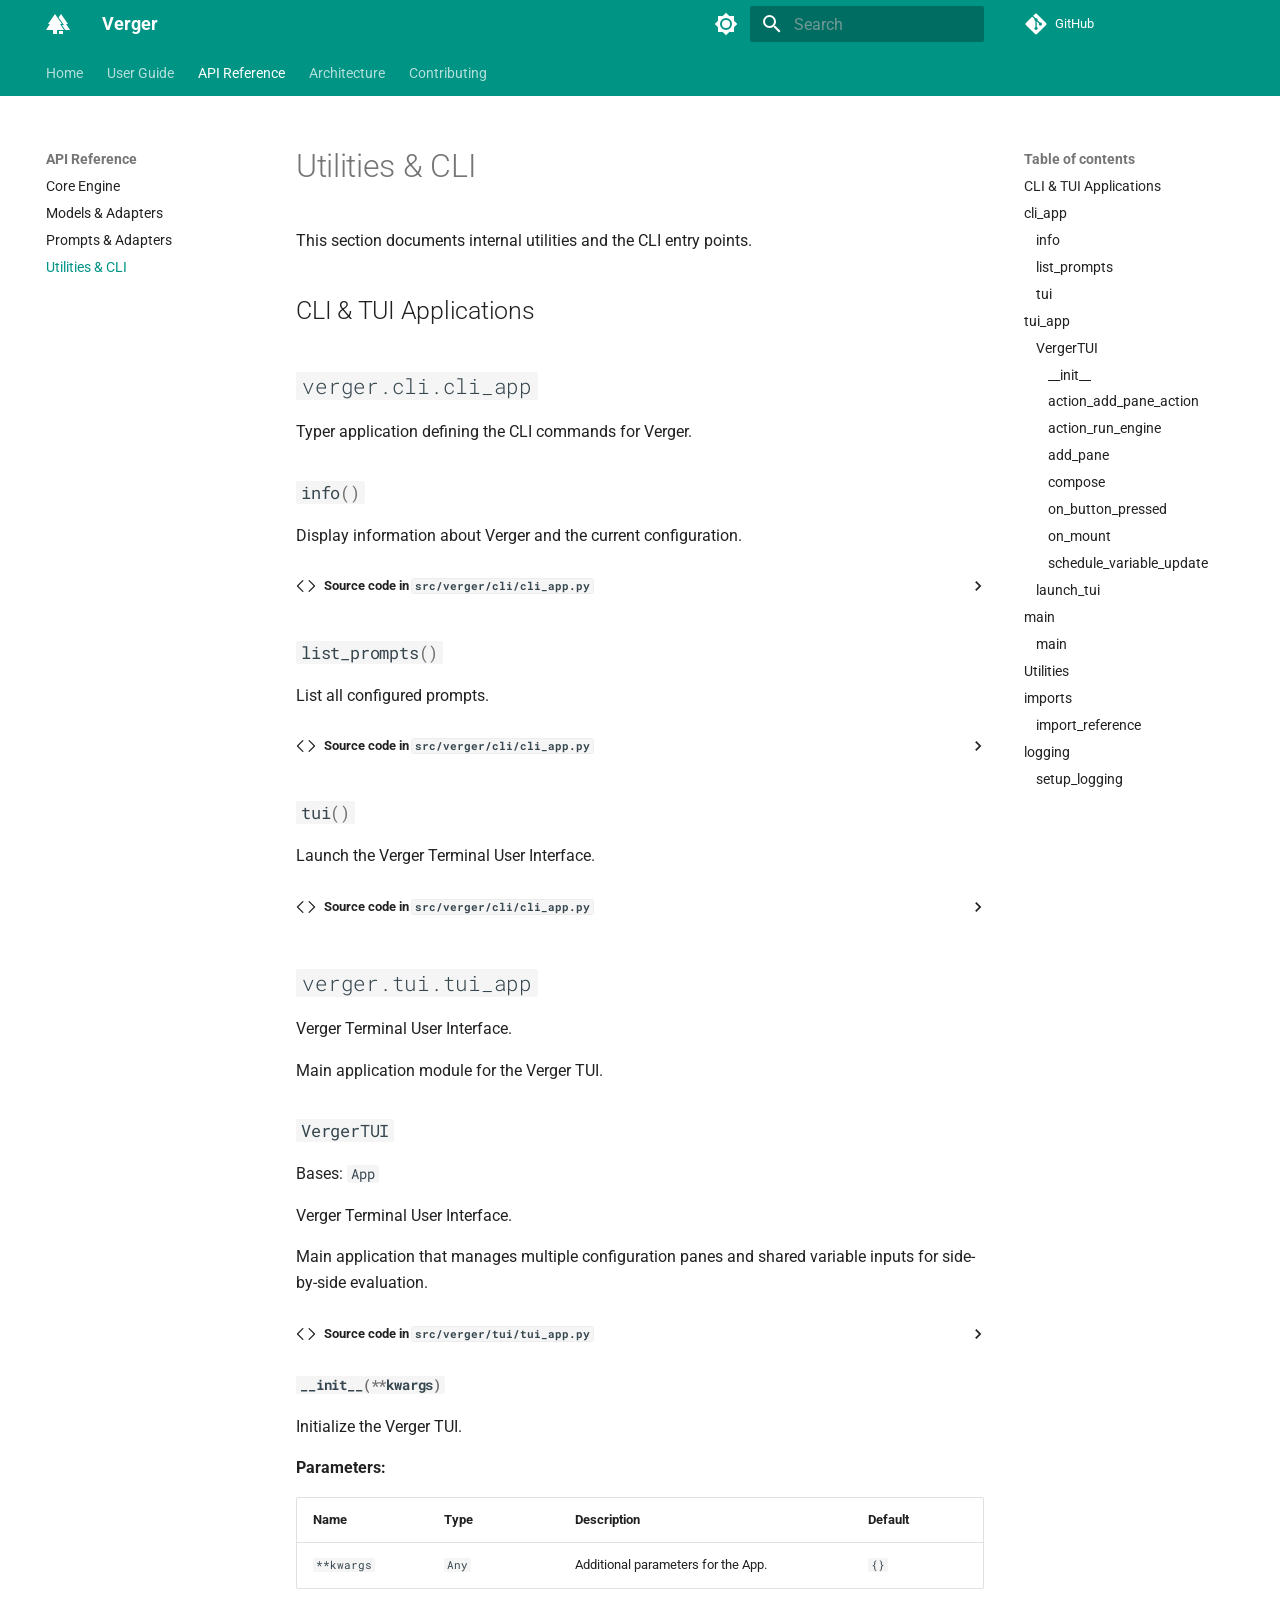
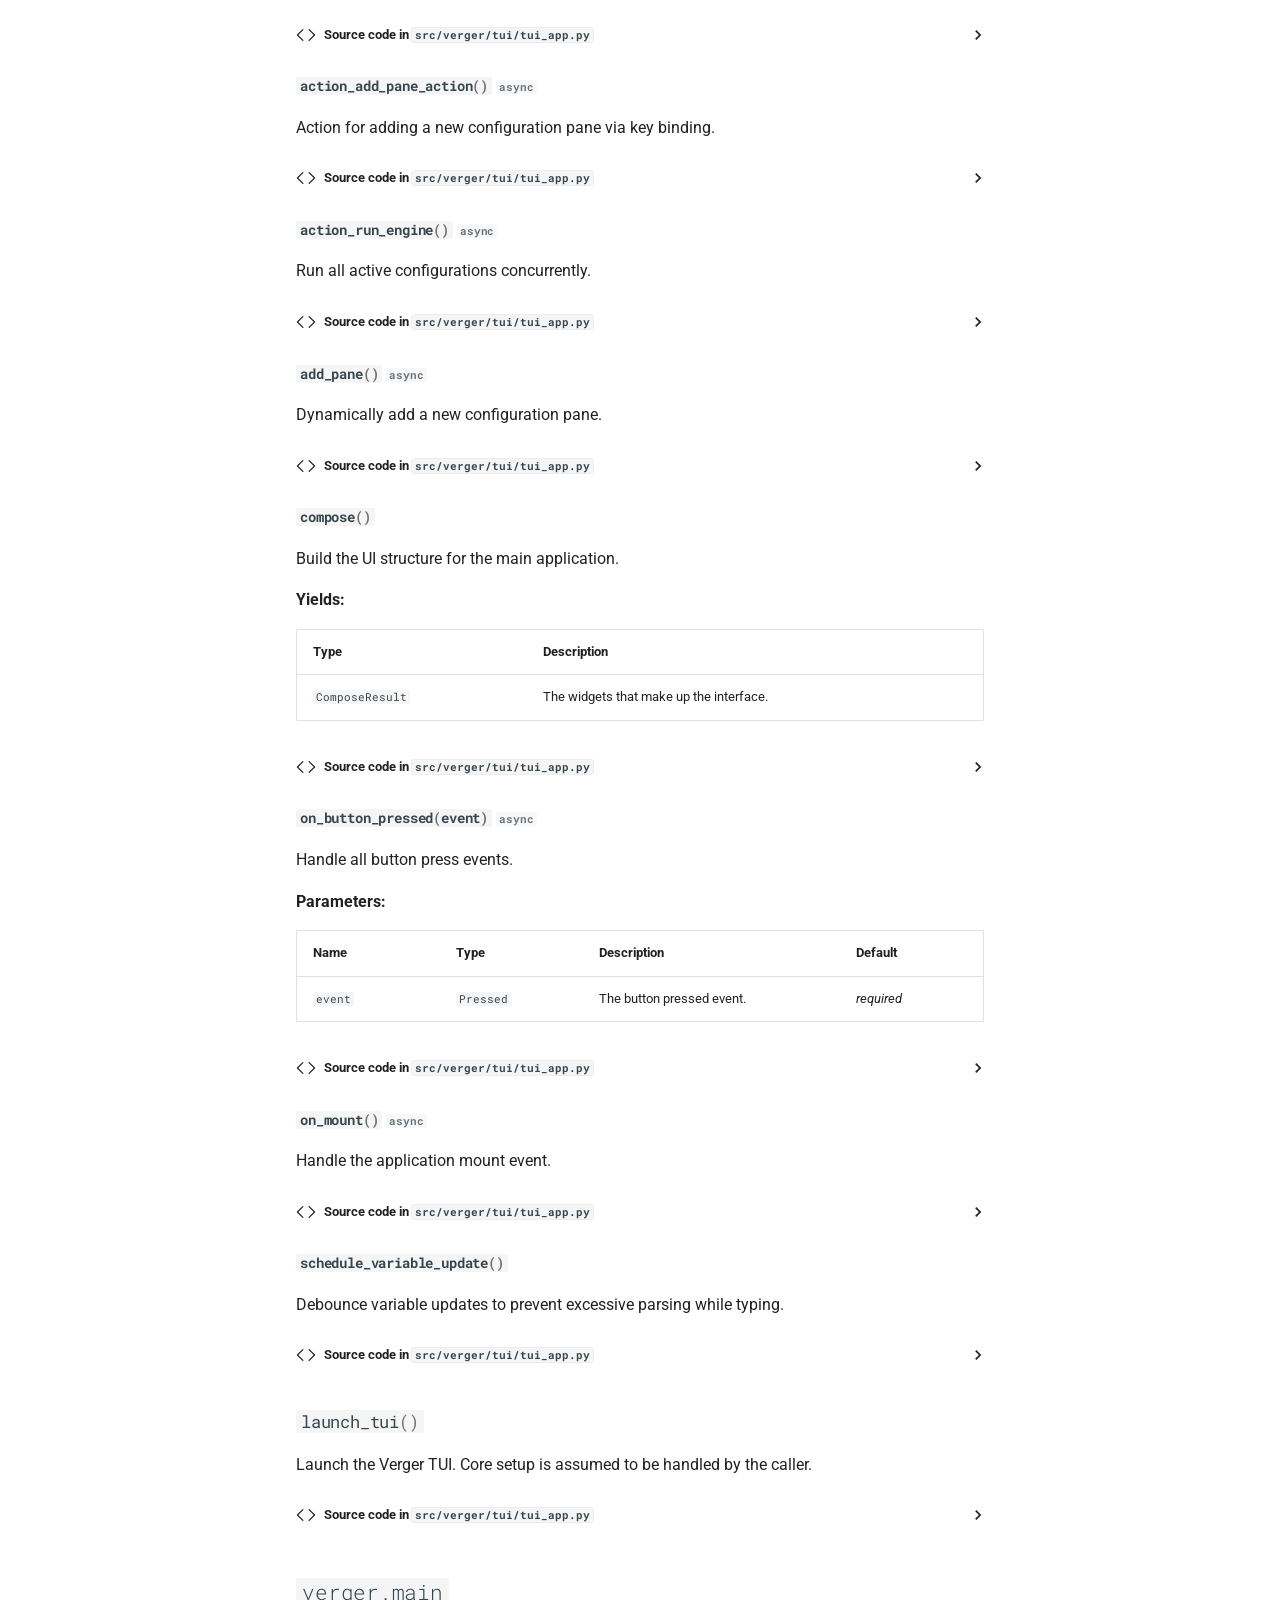
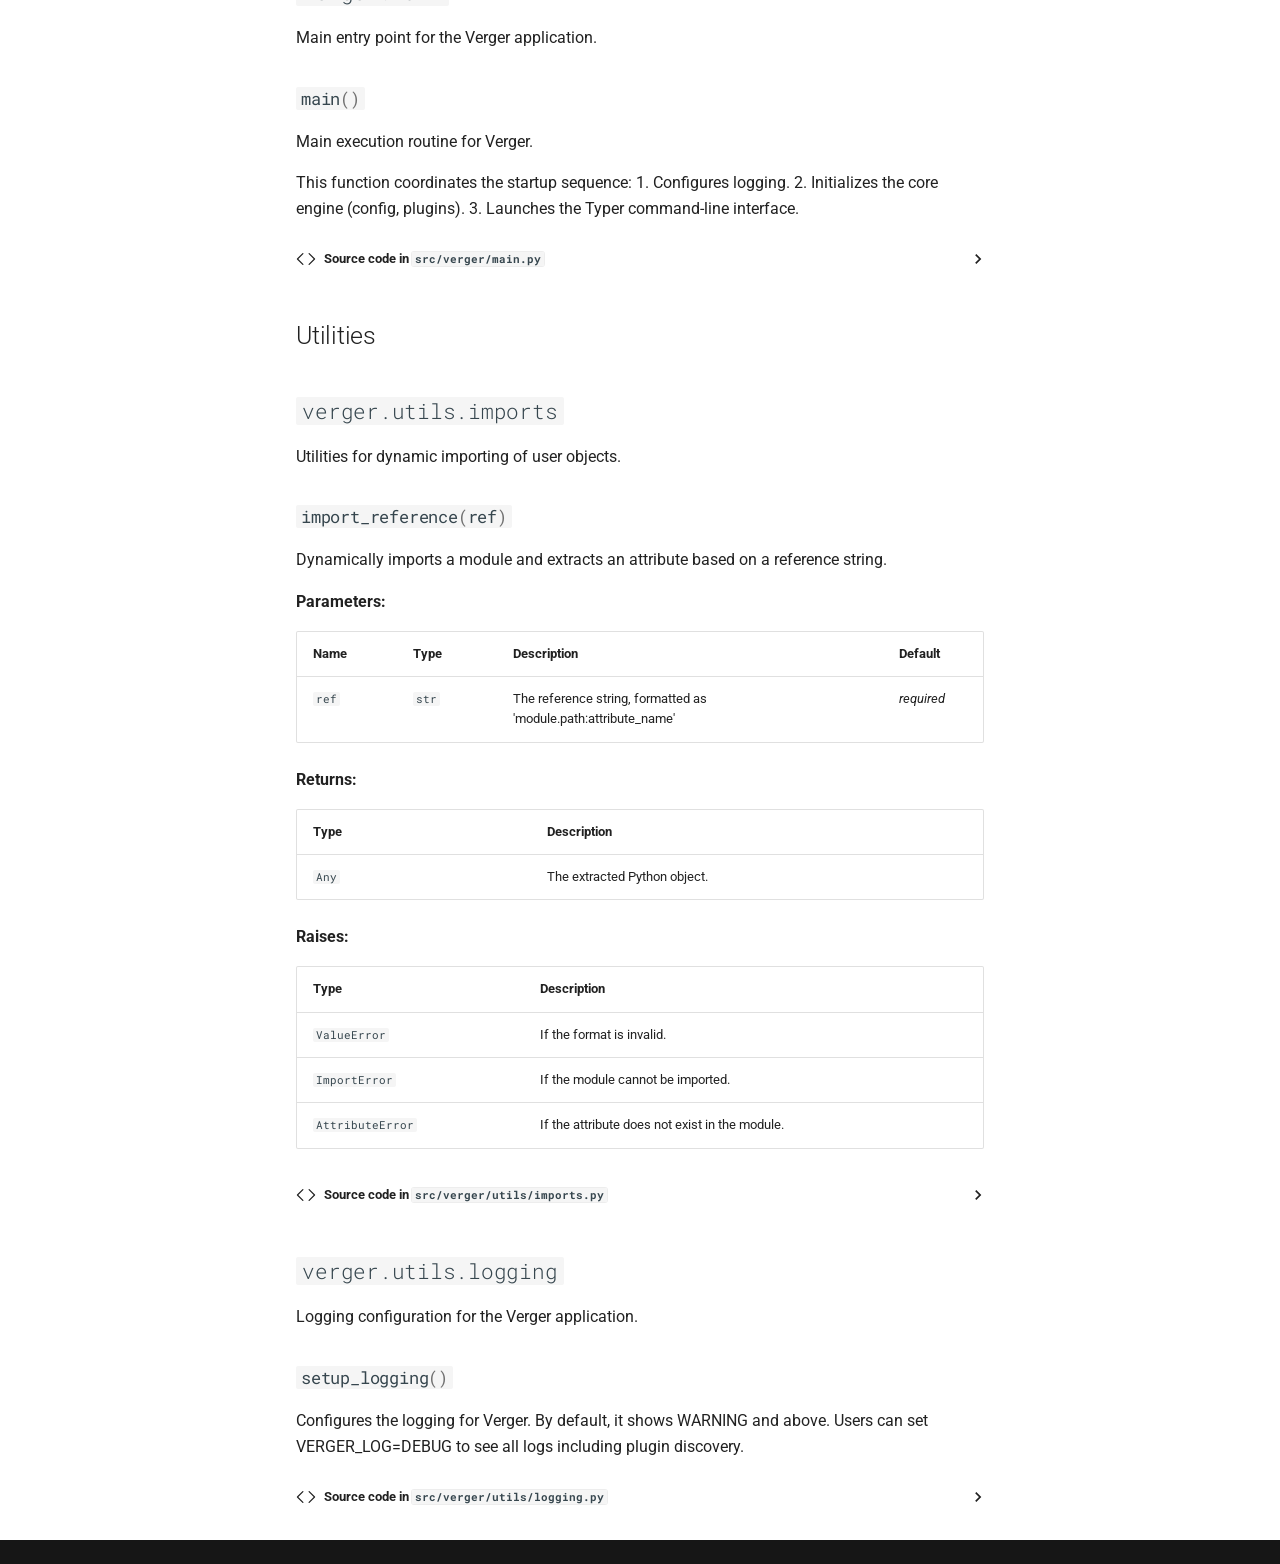
<file: reference/utils/index.html>
<!doctype html>
<html lang="en" class="no-js">
  <head>
    
      <meta charset="utf-8">
      <meta name="viewport" content="width=device-width,initial-scale=1">
      
      
      
        <link rel="canonical" href="https://zaghlaoui.github.io/verger/reference/utils/">
      
      
        <link rel="prev" href="../prompts/">
      
      
        <link rel="next" href="../../architecture/overview/">
      
      
        
      
      
      <link rel="icon" href="../../assets/favicon.svg">
      <meta name="generator" content="mkdocs-1.6.1, mkdocs-material-9.7.6">
    
    
      
        <title>Utilities & CLI - Verger</title>
      
    
    
      <link rel="stylesheet" href="../../assets/stylesheets/main.484c7ddc.min.css">
      
        
        <link rel="stylesheet" href="../../assets/stylesheets/palette.ab4e12ef.min.css">
      
      


    
    
      
    
    
      
        
        
        <link rel="preconnect" href="https://fonts.gstatic.com" crossorigin>
        <link rel="stylesheet" href="https://fonts.googleapis.com/css?family=Roboto:300,300i,400,400i,700,700i%7CRoboto+Mono:400,400i,700,700i&display=fallback">
        <style>:root{--md-text-font:"Roboto";--md-code-font:"Roboto Mono"}</style>
      
    
    
      <link rel="stylesheet" href="../../assets/_mkdocstrings.css">
    
    <script>__md_scope=new URL("../..",location),__md_hash=e=>[...e].reduce(((e,_)=>(e<<5)-e+_.charCodeAt(0)),0),__md_get=(e,_=localStorage,t=__md_scope)=>JSON.parse(_.getItem(t.pathname+"."+e)),__md_set=(e,_,t=localStorage,a=__md_scope)=>{try{t.setItem(a.pathname+"."+e,JSON.stringify(_))}catch(e){}}</script>
    
      

    
    
  </head>
  
  
    
    
      
    
    
    
    
    <body dir="ltr" data-md-color-scheme="default" data-md-color-primary="teal" data-md-color-accent="green">
  
    
    <input class="md-toggle" data-md-toggle="drawer" type="checkbox" id="__drawer" autocomplete="off">
    <input class="md-toggle" data-md-toggle="search" type="checkbox" id="__search" autocomplete="off">
    <label class="md-overlay" for="__drawer"></label>
    <div data-md-component="skip">
      
        
        <a href="#utilities-cli" class="md-skip">
          Skip to content
        </a>
      
    </div>
    <div data-md-component="announce">
      
    </div>
    
    
      

<header class="md-header" data-md-component="header">
  <nav class="md-header__inner md-grid" aria-label="Header">
    <a href="../.." title="Verger" class="md-header__button md-logo" aria-label="Verger" data-md-component="logo">
      
  
  <svg xmlns="http://www.w3.org/2000/svg" viewBox="0 0 24 24"><path d="M16 12 9 2 2 12h1.86L0 18h7v4h4v-4h7l-3.86-6zm4.14 0H22L15 2l-2.39 3.41L17.92 13h-1.95l3.22 5H24zM13 19h4v3h-4z"/></svg>

    </a>
    <label class="md-header__button md-icon" for="__drawer">
      
      <svg xmlns="http://www.w3.org/2000/svg" viewBox="0 0 24 24"><path d="M3 6h18v2H3zm0 5h18v2H3zm0 5h18v2H3z"/></svg>
    </label>
    <div class="md-header__title" data-md-component="header-title">
      <div class="md-header__ellipsis">
        <div class="md-header__topic">
          <span class="md-ellipsis">
            Verger
          </span>
        </div>
        <div class="md-header__topic" data-md-component="header-topic">
          <span class="md-ellipsis">
            
              Utilities & CLI
            
          </span>
        </div>
      </div>
    </div>
    
      
        <form class="md-header__option" data-md-component="palette">
  
    
    
    
    <input class="md-option" data-md-color-media="(prefers-color-scheme: light)" data-md-color-scheme="default" data-md-color-primary="teal" data-md-color-accent="green"  aria-label="Switch to dark mode"  type="radio" name="__palette" id="__palette_0">
    
      <label class="md-header__button md-icon" title="Switch to dark mode" for="__palette_1" hidden>
        <svg xmlns="http://www.w3.org/2000/svg" viewBox="0 0 24 24"><path d="M12 8a4 4 0 0 0-4 4 4 4 0 0 0 4 4 4 4 0 0 0 4-4 4 4 0 0 0-4-4m0 10a6 6 0 0 1-6-6 6 6 0 0 1 6-6 6 6 0 0 1 6 6 6 6 0 0 1-6 6m8-9.31V4h-4.69L12 .69 8.69 4H4v4.69L.69 12 4 15.31V20h4.69L12 23.31 15.31 20H20v-4.69L23.31 12z"/></svg>
      </label>
    
  
    
    
    
    <input class="md-option" data-md-color-media="(prefers-color-scheme: dark)" data-md-color-scheme="slate" data-md-color-primary="black" data-md-color-accent="teal"  aria-label="Switch to light mode"  type="radio" name="__palette" id="__palette_1">
    
      <label class="md-header__button md-icon" title="Switch to light mode" for="__palette_0" hidden>
        <svg xmlns="http://www.w3.org/2000/svg" viewBox="0 0 24 24"><path d="M12 18c-.89 0-1.74-.2-2.5-.55C11.56 16.5 13 14.42 13 12s-1.44-4.5-3.5-5.45C10.26 6.2 11.11 6 12 6a6 6 0 0 1 6 6 6 6 0 0 1-6 6m8-9.31V4h-4.69L12 .69 8.69 4H4v4.69L.69 12 4 15.31V20h4.69L12 23.31 15.31 20H20v-4.69L23.31 12z"/></svg>
      </label>
    
  
</form>
      
    
    
      <script>var palette=__md_get("__palette");if(palette&&palette.color){if("(prefers-color-scheme)"===palette.color.media){var media=matchMedia("(prefers-color-scheme: light)"),input=document.querySelector(media.matches?"[data-md-color-media='(prefers-color-scheme: light)']":"[data-md-color-media='(prefers-color-scheme: dark)']");palette.color.media=input.getAttribute("data-md-color-media"),palette.color.scheme=input.getAttribute("data-md-color-scheme"),palette.color.primary=input.getAttribute("data-md-color-primary"),palette.color.accent=input.getAttribute("data-md-color-accent")}for(var[key,value]of Object.entries(palette.color))document.body.setAttribute("data-md-color-"+key,value)}</script>
    
    
    
      
      
        <label class="md-header__button md-icon" for="__search">
          
          <svg xmlns="http://www.w3.org/2000/svg" viewBox="0 0 24 24"><path d="M9.5 3A6.5 6.5 0 0 1 16 9.5c0 1.61-.59 3.09-1.56 4.23l.27.27h.79l5 5-1.5 1.5-5-5v-.79l-.27-.27A6.52 6.52 0 0 1 9.5 16 6.5 6.5 0 0 1 3 9.5 6.5 6.5 0 0 1 9.5 3m0 2C7 5 5 7 5 9.5S7 14 9.5 14 14 12 14 9.5 12 5 9.5 5"/></svg>
        </label>
        <div class="md-search" data-md-component="search" role="dialog">
  <label class="md-search__overlay" for="__search"></label>
  <div class="md-search__inner" role="search">
    <form class="md-search__form" name="search">
      <input type="text" class="md-search__input" name="query" aria-label="Search" placeholder="Search" autocapitalize="off" autocorrect="off" autocomplete="off" spellcheck="false" data-md-component="search-query" required>
      <label class="md-search__icon md-icon" for="__search">
        
        <svg xmlns="http://www.w3.org/2000/svg" viewBox="0 0 24 24"><path d="M9.5 3A6.5 6.5 0 0 1 16 9.5c0 1.61-.59 3.09-1.56 4.23l.27.27h.79l5 5-1.5 1.5-5-5v-.79l-.27-.27A6.52 6.52 0 0 1 9.5 16 6.5 6.5 0 0 1 3 9.5 6.5 6.5 0 0 1 9.5 3m0 2C7 5 5 7 5 9.5S7 14 9.5 14 14 12 14 9.5 12 5 9.5 5"/></svg>
        
        <svg xmlns="http://www.w3.org/2000/svg" viewBox="0 0 24 24"><path d="M20 11v2H8l5.5 5.5-1.42 1.42L4.16 12l7.92-7.92L13.5 5.5 8 11z"/></svg>
      </label>
      <nav class="md-search__options" aria-label="Search">
        
        <button type="reset" class="md-search__icon md-icon" title="Clear" aria-label="Clear" tabindex="-1">
          
          <svg xmlns="http://www.w3.org/2000/svg" viewBox="0 0 24 24"><path d="M19 6.41 17.59 5 12 10.59 6.41 5 5 6.41 10.59 12 5 17.59 6.41 19 12 13.41 17.59 19 19 17.59 13.41 12z"/></svg>
        </button>
      </nav>
      
        <div class="md-search__suggest" data-md-component="search-suggest"></div>
      
    </form>
    <div class="md-search__output">
      <div class="md-search__scrollwrap" tabindex="0" data-md-scrollfix>
        <div class="md-search-result" data-md-component="search-result">
          <div class="md-search-result__meta">
            Initializing search
          </div>
          <ol class="md-search-result__list" role="presentation"></ol>
        </div>
      </div>
    </div>
  </div>
</div>
      
    
    
      <div class="md-header__source">
        <a href="https://github.com/zaghlaoui/verger" title="Go to repository" class="md-source" data-md-component="source">
  <div class="md-source__icon md-icon">
    
    <svg xmlns="http://www.w3.org/2000/svg" viewBox="0 0 448 512"><!--! Font Awesome Free 7.1.0 by @fontawesome - https://fontawesome.com License - https://fontawesome.com/license/free (Icons: CC BY 4.0, Fonts: SIL OFL 1.1, Code: MIT License) Copyright 2025 Fonticons, Inc.--><path d="M439.6 236.1 244 40.5c-5.4-5.5-12.8-8.5-20.4-8.5s-15 3-20.4 8.4L162.5 81l51.5 51.5c27.1-9.1 52.7 16.8 43.4 43.7l49.7 49.7c34.2-11.8 61.2 31 35.5 56.7-26.5 26.5-70.2-2.9-56-37.3L240.3 199v121.9c25.3 12.5 22.3 41.8 9.1 55-6.4 6.4-15.2 10.1-24.3 10.1s-17.8-3.6-24.3-10.1c-17.6-17.6-11.1-46.9 11.2-56v-123c-20.8-8.5-24.6-30.7-18.6-45L142.6 101 8.5 235.1C3 240.6 0 247.9 0 255.5s3 15 8.5 20.4l195.6 195.7c5.4 5.4 12.7 8.4 20.4 8.4s15-3 20.4-8.4l194.7-194.7c5.4-5.4 8.4-12.8 8.4-20.4s-3-15-8.4-20.4"/></svg>
  </div>
  <div class="md-source__repository">
    GitHub
  </div>
</a>
      </div>
    
  </nav>
  
</header>
    
    <div class="md-container" data-md-component="container">
      
      
        
          
            
<nav class="md-tabs" aria-label="Tabs" data-md-component="tabs">
  <div class="md-grid">
    <ul class="md-tabs__list">
      
        
  
  
  
  
    
    
      <li class="md-tabs__item">
        <a href="../.." class="md-tabs__link">
          
  
  
  Home

        </a>
      </li>
    
  

      
        
  
  
  
  
    
    
      <li class="md-tabs__item">
        <a href="../../guide/config/" class="md-tabs__link">
          
  
  
  User Guide

        </a>
      </li>
    
  

      
        
  
  
  
    
  
  
    
    
      <li class="md-tabs__item md-tabs__item--active">
        <a href="../core/" class="md-tabs__link">
          
  
  
  API Reference

        </a>
      </li>
    
  

      
        
  
  
  
  
    
    
      <li class="md-tabs__item">
        <a href="../../architecture/overview/" class="md-tabs__link">
          
  
  
  Architecture

        </a>
      </li>
    
  

      
        
  
  
  
  
    <li class="md-tabs__item">
      <a href="../../contributing/" class="md-tabs__link">
        
  
  
    
  
  Contributing

      </a>
    </li>
  

      
    </ul>
  </div>
</nav>
          
        
      
      <main class="md-main" data-md-component="main">
        <div class="md-main__inner md-grid">
          
            
              
              <div class="md-sidebar md-sidebar--primary" data-md-component="sidebar" data-md-type="navigation" >
                <div class="md-sidebar__scrollwrap">
                  <div class="md-sidebar__inner">
                    


  


<nav class="md-nav md-nav--primary md-nav--lifted" aria-label="Navigation" data-md-level="0">
  <label class="md-nav__title" for="__drawer">
    <a href="../.." title="Verger" class="md-nav__button md-logo" aria-label="Verger" data-md-component="logo">
      
  
  <svg xmlns="http://www.w3.org/2000/svg" viewBox="0 0 24 24"><path d="M16 12 9 2 2 12h1.86L0 18h7v4h4v-4h7l-3.86-6zm4.14 0H22L15 2l-2.39 3.41L17.92 13h-1.95l3.22 5H24zM13 19h4v3h-4z"/></svg>

    </a>
    Verger
  </label>
  
    <div class="md-nav__source">
      <a href="https://github.com/zaghlaoui/verger" title="Go to repository" class="md-source" data-md-component="source">
  <div class="md-source__icon md-icon">
    
    <svg xmlns="http://www.w3.org/2000/svg" viewBox="0 0 448 512"><!--! Font Awesome Free 7.1.0 by @fontawesome - https://fontawesome.com License - https://fontawesome.com/license/free (Icons: CC BY 4.0, Fonts: SIL OFL 1.1, Code: MIT License) Copyright 2025 Fonticons, Inc.--><path d="M439.6 236.1 244 40.5c-5.4-5.5-12.8-8.5-20.4-8.5s-15 3-20.4 8.4L162.5 81l51.5 51.5c27.1-9.1 52.7 16.8 43.4 43.7l49.7 49.7c34.2-11.8 61.2 31 35.5 56.7-26.5 26.5-70.2-2.9-56-37.3L240.3 199v121.9c25.3 12.5 22.3 41.8 9.1 55-6.4 6.4-15.2 10.1-24.3 10.1s-17.8-3.6-24.3-10.1c-17.6-17.6-11.1-46.9 11.2-56v-123c-20.8-8.5-24.6-30.7-18.6-45L142.6 101 8.5 235.1C3 240.6 0 247.9 0 255.5s3 15 8.5 20.4l195.6 195.7c5.4 5.4 12.7 8.4 20.4 8.4s15-3 20.4-8.4l194.7-194.7c5.4-5.4 8.4-12.8 8.4-20.4s-3-15-8.4-20.4"/></svg>
  </div>
  <div class="md-source__repository">
    GitHub
  </div>
</a>
    </div>
  
  <ul class="md-nav__list" data-md-scrollfix>
    
      
      
  
  
  
  
    
    
    
    
      
      
        
      
    
    
    <li class="md-nav__item md-nav__item--nested">
      
        
        
        <input class="md-nav__toggle md-toggle " type="checkbox" id="__nav_1" >
        
          
          <label class="md-nav__link" for="__nav_1" id="__nav_1_label" tabindex="0">
            
  
  
  <span class="md-ellipsis">
    
  
    Home
  

    
  </span>
  
  

            <span class="md-nav__icon md-icon"></span>
          </label>
        
        <nav class="md-nav" data-md-level="1" aria-labelledby="__nav_1_label" aria-expanded="false">
          <label class="md-nav__title" for="__nav_1">
            <span class="md-nav__icon md-icon"></span>
            
  
    Home
  

          </label>
          <ul class="md-nav__list" data-md-scrollfix>
            
              
                
  
  
  
  
    <li class="md-nav__item">
      <a href="../.." class="md-nav__link">
        
  
  
  <span class="md-ellipsis">
    
  
    Verger
  

    
  </span>
  
  

      </a>
    </li>
  

              
            
              
                
  
  
  
  
    <li class="md-nav__item">
      <a href="../../quickstart/" class="md-nav__link">
        
  
  
  <span class="md-ellipsis">
    
  
    Quickstart
  

    
  </span>
  
  

      </a>
    </li>
  

              
            
          </ul>
        </nav>
      
    </li>
  

    
      
      
  
  
  
  
    
    
    
    
      
      
        
      
    
    
    <li class="md-nav__item md-nav__item--nested">
      
        
        
        <input class="md-nav__toggle md-toggle " type="checkbox" id="__nav_2" >
        
          
          <label class="md-nav__link" for="__nav_2" id="__nav_2_label" tabindex="0">
            
  
  
  <span class="md-ellipsis">
    
  
    User Guide
  

    
  </span>
  
  

            <span class="md-nav__icon md-icon"></span>
          </label>
        
        <nav class="md-nav" data-md-level="1" aria-labelledby="__nav_2_label" aria-expanded="false">
          <label class="md-nav__title" for="__nav_2">
            <span class="md-nav__icon md-icon"></span>
            
  
    User Guide
  

          </label>
          <ul class="md-nav__list" data-md-scrollfix>
            
              
                
  
  
  
  
    <li class="md-nav__item">
      <a href="../../guide/config/" class="md-nav__link">
        
  
  
  <span class="md-ellipsis">
    
  
    Configuration
  

    
  </span>
  
  

      </a>
    </li>
  

              
            
              
                
  
  
  
  
    <li class="md-nav__item">
      <a href="../../guide/cli/" class="md-nav__link">
        
  
  
  <span class="md-ellipsis">
    
  
    CLI Usage
  

    
  </span>
  
  

      </a>
    </li>
  

              
            
          </ul>
        </nav>
      
    </li>
  

    
      
      
  
  
    
  
  
  
    
    
    
    
      
        
        
      
      
        
      
    
    
    <li class="md-nav__item md-nav__item--active md-nav__item--section md-nav__item--nested">
      
        
        
        <input class="md-nav__toggle md-toggle " type="checkbox" id="__nav_3" checked>
        
          
          <label class="md-nav__link" for="__nav_3" id="__nav_3_label" tabindex="">
            
  
  
  <span class="md-ellipsis">
    
  
    API Reference
  

    
  </span>
  
  

            <span class="md-nav__icon md-icon"></span>
          </label>
        
        <nav class="md-nav" data-md-level="1" aria-labelledby="__nav_3_label" aria-expanded="true">
          <label class="md-nav__title" for="__nav_3">
            <span class="md-nav__icon md-icon"></span>
            
  
    API Reference
  

          </label>
          <ul class="md-nav__list" data-md-scrollfix>
            
              
                
  
  
  
  
    <li class="md-nav__item">
      <a href="../core/" class="md-nav__link">
        
  
  
  <span class="md-ellipsis">
    
  
    Core Engine
  

    
  </span>
  
  

      </a>
    </li>
  

              
            
              
                
  
  
  
  
    <li class="md-nav__item">
      <a href="../models/" class="md-nav__link">
        
  
  
  <span class="md-ellipsis">
    
  
    Models & Adapters
  

    
  </span>
  
  

      </a>
    </li>
  

              
            
              
                
  
  
  
  
    <li class="md-nav__item">
      <a href="../prompts/" class="md-nav__link">
        
  
  
  <span class="md-ellipsis">
    
  
    Prompts & Adapters
  

    
  </span>
  
  

      </a>
    </li>
  

              
            
              
                
  
  
    
  
  
  
    <li class="md-nav__item md-nav__item--active">
      
      <input class="md-nav__toggle md-toggle" type="checkbox" id="__toc">
      
      
        
      
      
        <label class="md-nav__link md-nav__link--active" for="__toc">
          
  
  
  <span class="md-ellipsis">
    
  
    Utilities & CLI
  

    
  </span>
  
  

          <span class="md-nav__icon md-icon"></span>
        </label>
      
      <a href="./" class="md-nav__link md-nav__link--active">
        
  
  
  <span class="md-ellipsis">
    
  
    Utilities & CLI
  

    
  </span>
  
  

      </a>
      
        

<nav class="md-nav md-nav--secondary" aria-label="Table of contents">
  
  
  
    
  
  
    <label class="md-nav__title" for="__toc">
      <span class="md-nav__icon md-icon"></span>
      Table of contents
    </label>
    <ul class="md-nav__list" data-md-component="toc" data-md-scrollfix>
      
        <li class="md-nav__item">
  <a href="#cli-tui-applications" class="md-nav__link">
    <span class="md-ellipsis">
      
        CLI &amp; TUI Applications
      
    </span>
  </a>
  
</li>
      
        <li class="md-nav__item">
  <a href="#verger.cli.cli_app" class="md-nav__link">
    <span class="md-ellipsis">
      
        cli_app
      
    </span>
  </a>
  
    <nav class="md-nav" aria-label="cli_app">
      <ul class="md-nav__list">
        
          <li class="md-nav__item">
  <a href="#verger.cli.cli_app.info" class="md-nav__link">
    <span class="md-ellipsis">
      
        info
      
    </span>
  </a>
  
</li>
        
          <li class="md-nav__item">
  <a href="#verger.cli.cli_app.list_prompts" class="md-nav__link">
    <span class="md-ellipsis">
      
        list_prompts
      
    </span>
  </a>
  
</li>
        
          <li class="md-nav__item">
  <a href="#verger.cli.cli_app.tui" class="md-nav__link">
    <span class="md-ellipsis">
      
        tui
      
    </span>
  </a>
  
</li>
        
      </ul>
    </nav>
  
</li>
      
        <li class="md-nav__item">
  <a href="#verger.tui.tui_app" class="md-nav__link">
    <span class="md-ellipsis">
      
        tui_app
      
    </span>
  </a>
  
    <nav class="md-nav" aria-label="tui_app">
      <ul class="md-nav__list">
        
          <li class="md-nav__item">
  <a href="#verger.tui.tui_app.VergerTUI" class="md-nav__link">
    <span class="md-ellipsis">
      
        VergerTUI
      
    </span>
  </a>
  
    <nav class="md-nav" aria-label="VergerTUI">
      <ul class="md-nav__list">
        
          <li class="md-nav__item">
  <a href="#verger.tui.tui_app.VergerTUI.__init__" class="md-nav__link">
    <span class="md-ellipsis">
      
        __init__
      
    </span>
  </a>
  
</li>
        
          <li class="md-nav__item">
  <a href="#verger.tui.tui_app.VergerTUI.action_add_pane_action" class="md-nav__link">
    <span class="md-ellipsis">
      
        action_add_pane_action
      
    </span>
  </a>
  
</li>
        
          <li class="md-nav__item">
  <a href="#verger.tui.tui_app.VergerTUI.action_run_engine" class="md-nav__link">
    <span class="md-ellipsis">
      
        action_run_engine
      
    </span>
  </a>
  
</li>
        
          <li class="md-nav__item">
  <a href="#verger.tui.tui_app.VergerTUI.add_pane" class="md-nav__link">
    <span class="md-ellipsis">
      
        add_pane
      
    </span>
  </a>
  
</li>
        
          <li class="md-nav__item">
  <a href="#verger.tui.tui_app.VergerTUI.compose" class="md-nav__link">
    <span class="md-ellipsis">
      
        compose
      
    </span>
  </a>
  
</li>
        
          <li class="md-nav__item">
  <a href="#verger.tui.tui_app.VergerTUI.on_button_pressed" class="md-nav__link">
    <span class="md-ellipsis">
      
        on_button_pressed
      
    </span>
  </a>
  
</li>
        
          <li class="md-nav__item">
  <a href="#verger.tui.tui_app.VergerTUI.on_mount" class="md-nav__link">
    <span class="md-ellipsis">
      
        on_mount
      
    </span>
  </a>
  
</li>
        
          <li class="md-nav__item">
  <a href="#verger.tui.tui_app.VergerTUI.schedule_variable_update" class="md-nav__link">
    <span class="md-ellipsis">
      
        schedule_variable_update
      
    </span>
  </a>
  
</li>
        
      </ul>
    </nav>
  
</li>
        
          <li class="md-nav__item">
  <a href="#verger.tui.tui_app.launch_tui" class="md-nav__link">
    <span class="md-ellipsis">
      
        launch_tui
      
    </span>
  </a>
  
</li>
        
      </ul>
    </nav>
  
</li>
      
        <li class="md-nav__item">
  <a href="#verger.main" class="md-nav__link">
    <span class="md-ellipsis">
      
        main
      
    </span>
  </a>
  
    <nav class="md-nav" aria-label="main">
      <ul class="md-nav__list">
        
          <li class="md-nav__item">
  <a href="#verger.main.main" class="md-nav__link">
    <span class="md-ellipsis">
      
        main
      
    </span>
  </a>
  
</li>
        
      </ul>
    </nav>
  
</li>
      
        <li class="md-nav__item">
  <a href="#utilities" class="md-nav__link">
    <span class="md-ellipsis">
      
        Utilities
      
    </span>
  </a>
  
</li>
      
        <li class="md-nav__item">
  <a href="#verger.utils.imports" class="md-nav__link">
    <span class="md-ellipsis">
      
        imports
      
    </span>
  </a>
  
    <nav class="md-nav" aria-label="imports">
      <ul class="md-nav__list">
        
          <li class="md-nav__item">
  <a href="#verger.utils.imports.import_reference" class="md-nav__link">
    <span class="md-ellipsis">
      
        import_reference
      
    </span>
  </a>
  
</li>
        
      </ul>
    </nav>
  
</li>
      
        <li class="md-nav__item">
  <a href="#verger.utils.logging" class="md-nav__link">
    <span class="md-ellipsis">
      
        logging
      
    </span>
  </a>
  
    <nav class="md-nav" aria-label="logging">
      <ul class="md-nav__list">
        
          <li class="md-nav__item">
  <a href="#verger.utils.logging.setup_logging" class="md-nav__link">
    <span class="md-ellipsis">
      
        setup_logging
      
    </span>
  </a>
  
</li>
        
      </ul>
    </nav>
  
</li>
      
    </ul>
  
</nav>
      
    </li>
  

              
            
          </ul>
        </nav>
      
    </li>
  

    
      
      
  
  
  
  
    
    
    
    
      
      
        
      
    
    
    <li class="md-nav__item md-nav__item--nested">
      
        
        
        <input class="md-nav__toggle md-toggle " type="checkbox" id="__nav_4" >
        
          
          <label class="md-nav__link" for="__nav_4" id="__nav_4_label" tabindex="0">
            
  
  
  <span class="md-ellipsis">
    
  
    Architecture
  

    
  </span>
  
  

            <span class="md-nav__icon md-icon"></span>
          </label>
        
        <nav class="md-nav" data-md-level="1" aria-labelledby="__nav_4_label" aria-expanded="false">
          <label class="md-nav__title" for="__nav_4">
            <span class="md-nav__icon md-icon"></span>
            
  
    Architecture
  

          </label>
          <ul class="md-nav__list" data-md-scrollfix>
            
              
                
  
  
  
  
    <li class="md-nav__item">
      <a href="../../architecture/overview/" class="md-nav__link">
        
  
  
  <span class="md-ellipsis">
    
  
    Overview
  

    
  </span>
  
  

      </a>
    </li>
  

              
            
          </ul>
        </nav>
      
    </li>
  

    
      
      
  
  
  
  
    <li class="md-nav__item">
      <a href="../../contributing/" class="md-nav__link">
        
  
  
  <span class="md-ellipsis">
    
  
    Contributing
  

    
  </span>
  
  

      </a>
    </li>
  

    
  </ul>
</nav>
                  </div>
                </div>
              </div>
            
            
              
              <div class="md-sidebar md-sidebar--secondary" data-md-component="sidebar" data-md-type="toc" >
                <div class="md-sidebar__scrollwrap">
                  <div class="md-sidebar__inner">
                    

<nav class="md-nav md-nav--secondary" aria-label="Table of contents">
  
  
  
    
  
  
    <label class="md-nav__title" for="__toc">
      <span class="md-nav__icon md-icon"></span>
      Table of contents
    </label>
    <ul class="md-nav__list" data-md-component="toc" data-md-scrollfix>
      
        <li class="md-nav__item">
  <a href="#cli-tui-applications" class="md-nav__link">
    <span class="md-ellipsis">
      
        CLI &amp; TUI Applications
      
    </span>
  </a>
  
</li>
      
        <li class="md-nav__item">
  <a href="#verger.cli.cli_app" class="md-nav__link">
    <span class="md-ellipsis">
      
        cli_app
      
    </span>
  </a>
  
    <nav class="md-nav" aria-label="cli_app">
      <ul class="md-nav__list">
        
          <li class="md-nav__item">
  <a href="#verger.cli.cli_app.info" class="md-nav__link">
    <span class="md-ellipsis">
      
        info
      
    </span>
  </a>
  
</li>
        
          <li class="md-nav__item">
  <a href="#verger.cli.cli_app.list_prompts" class="md-nav__link">
    <span class="md-ellipsis">
      
        list_prompts
      
    </span>
  </a>
  
</li>
        
          <li class="md-nav__item">
  <a href="#verger.cli.cli_app.tui" class="md-nav__link">
    <span class="md-ellipsis">
      
        tui
      
    </span>
  </a>
  
</li>
        
      </ul>
    </nav>
  
</li>
      
        <li class="md-nav__item">
  <a href="#verger.tui.tui_app" class="md-nav__link">
    <span class="md-ellipsis">
      
        tui_app
      
    </span>
  </a>
  
    <nav class="md-nav" aria-label="tui_app">
      <ul class="md-nav__list">
        
          <li class="md-nav__item">
  <a href="#verger.tui.tui_app.VergerTUI" class="md-nav__link">
    <span class="md-ellipsis">
      
        VergerTUI
      
    </span>
  </a>
  
    <nav class="md-nav" aria-label="VergerTUI">
      <ul class="md-nav__list">
        
          <li class="md-nav__item">
  <a href="#verger.tui.tui_app.VergerTUI.__init__" class="md-nav__link">
    <span class="md-ellipsis">
      
        __init__
      
    </span>
  </a>
  
</li>
        
          <li class="md-nav__item">
  <a href="#verger.tui.tui_app.VergerTUI.action_add_pane_action" class="md-nav__link">
    <span class="md-ellipsis">
      
        action_add_pane_action
      
    </span>
  </a>
  
</li>
        
          <li class="md-nav__item">
  <a href="#verger.tui.tui_app.VergerTUI.action_run_engine" class="md-nav__link">
    <span class="md-ellipsis">
      
        action_run_engine
      
    </span>
  </a>
  
</li>
        
          <li class="md-nav__item">
  <a href="#verger.tui.tui_app.VergerTUI.add_pane" class="md-nav__link">
    <span class="md-ellipsis">
      
        add_pane
      
    </span>
  </a>
  
</li>
        
          <li class="md-nav__item">
  <a href="#verger.tui.tui_app.VergerTUI.compose" class="md-nav__link">
    <span class="md-ellipsis">
      
        compose
      
    </span>
  </a>
  
</li>
        
          <li class="md-nav__item">
  <a href="#verger.tui.tui_app.VergerTUI.on_button_pressed" class="md-nav__link">
    <span class="md-ellipsis">
      
        on_button_pressed
      
    </span>
  </a>
  
</li>
        
          <li class="md-nav__item">
  <a href="#verger.tui.tui_app.VergerTUI.on_mount" class="md-nav__link">
    <span class="md-ellipsis">
      
        on_mount
      
    </span>
  </a>
  
</li>
        
          <li class="md-nav__item">
  <a href="#verger.tui.tui_app.VergerTUI.schedule_variable_update" class="md-nav__link">
    <span class="md-ellipsis">
      
        schedule_variable_update
      
    </span>
  </a>
  
</li>
        
      </ul>
    </nav>
  
</li>
        
          <li class="md-nav__item">
  <a href="#verger.tui.tui_app.launch_tui" class="md-nav__link">
    <span class="md-ellipsis">
      
        launch_tui
      
    </span>
  </a>
  
</li>
        
      </ul>
    </nav>
  
</li>
      
        <li class="md-nav__item">
  <a href="#verger.main" class="md-nav__link">
    <span class="md-ellipsis">
      
        main
      
    </span>
  </a>
  
    <nav class="md-nav" aria-label="main">
      <ul class="md-nav__list">
        
          <li class="md-nav__item">
  <a href="#verger.main.main" class="md-nav__link">
    <span class="md-ellipsis">
      
        main
      
    </span>
  </a>
  
</li>
        
      </ul>
    </nav>
  
</li>
      
        <li class="md-nav__item">
  <a href="#utilities" class="md-nav__link">
    <span class="md-ellipsis">
      
        Utilities
      
    </span>
  </a>
  
</li>
      
        <li class="md-nav__item">
  <a href="#verger.utils.imports" class="md-nav__link">
    <span class="md-ellipsis">
      
        imports
      
    </span>
  </a>
  
    <nav class="md-nav" aria-label="imports">
      <ul class="md-nav__list">
        
          <li class="md-nav__item">
  <a href="#verger.utils.imports.import_reference" class="md-nav__link">
    <span class="md-ellipsis">
      
        import_reference
      
    </span>
  </a>
  
</li>
        
      </ul>
    </nav>
  
</li>
      
        <li class="md-nav__item">
  <a href="#verger.utils.logging" class="md-nav__link">
    <span class="md-ellipsis">
      
        logging
      
    </span>
  </a>
  
    <nav class="md-nav" aria-label="logging">
      <ul class="md-nav__list">
        
          <li class="md-nav__item">
  <a href="#verger.utils.logging.setup_logging" class="md-nav__link">
    <span class="md-ellipsis">
      
        setup_logging
      
    </span>
  </a>
  
</li>
        
      </ul>
    </nav>
  
</li>
      
    </ul>
  
</nav>
                  </div>
                </div>
              </div>
            
          
          
            <div class="md-content" data-md-component="content">
              
              <article class="md-content__inner md-typeset">
                
                  


  
  


<h1 id="utilities-cli">Utilities &amp; CLI</h1>
<p>This section documents internal utilities and the CLI entry points.</p>
<h2 id="cli-tui-applications">CLI &amp; TUI Applications</h2>


<div class="doc doc-object doc-module">



<h2 id="verger.cli.cli_app" class="doc doc-heading">
            <code>verger.cli.cli_app</code>


</h2>

    <div class="doc doc-contents first">

        <p>Typer application defining the CLI commands for Verger.</p>










<div class="doc doc-children">










<div class="doc doc-object doc-function">


<h3 id="verger.cli.cli_app.info" class="doc doc-heading">
            <code class="highlight language-python"><span class="n">info</span><span class="p">()</span></code>

</h3>


    <div class="doc doc-contents ">

        <p>Display information about Verger and the current configuration.</p>


            <details class="mkdocstrings-source">
              <summary>Source code in <code>src/verger/cli/cli_app.py</code></summary>
              <div class="highlight"><table class="highlighttable"><tr><td class="linenos"><div class="linenodiv"><pre><span></span><span class="normal">15</span>
<span class="normal">16</span>
<span class="normal">17</span>
<span class="normal">18</span>
<span class="normal">19</span>
<span class="normal">20</span>
<span class="normal">21</span>
<span class="normal">22</span>
<span class="normal">23</span>
<span class="normal">24</span>
<span class="normal">25</span>
<span class="normal">26</span>
<span class="normal">27</span>
<span class="normal">28</span>
<span class="normal">29</span>
<span class="normal">30</span>
<span class="normal">31</span>
<span class="normal">32</span>
<span class="normal">33</span>
<span class="normal">34</span>
<span class="normal">35</span></pre></div></td><td class="code"><div><pre><span></span><code><span class="nd">@app</span><span class="o">.</span><span class="n">command</span><span class="p">()</span>
<span class="k">def</span><span class="w"> </span><span class="nf">info</span><span class="p">():</span>
<span class="w">    </span><span class="sd">&quot;&quot;&quot;Display information about Verger and the current configuration.&quot;&quot;&quot;</span>
    <span class="k">try</span><span class="p">:</span>
        <span class="n">config</span> <span class="o">=</span> <span class="n">get_config</span><span class="p">()</span>
        <span class="n">typer</span><span class="o">.</span><span class="n">secho</span><span class="p">(</span><span class="s2">&quot;Verger Status: Ready&quot;</span><span class="p">,</span> <span class="n">fg</span><span class="o">=</span><span class="n">typer</span><span class="o">.</span><span class="n">colors</span><span class="o">.</span><span class="n">GREEN</span><span class="p">,</span> <span class="n">bold</span><span class="o">=</span><span class="kc">True</span><span class="p">)</span>
        <span class="n">typer</span><span class="o">.</span><span class="n">echo</span><span class="p">(</span><span class="sa">f</span><span class="s2">&quot;Prompts found: </span><span class="si">{</span><span class="nb">len</span><span class="p">(</span><span class="n">config</span><span class="o">.</span><span class="n">prompts</span><span class="p">)</span><span class="si">}</span><span class="s2">&quot;</span><span class="p">)</span>
        <span class="n">typer</span><span class="o">.</span><span class="n">echo</span><span class="p">(</span><span class="sa">f</span><span class="s2">&quot;Models found: </span><span class="si">{</span><span class="nb">len</span><span class="p">(</span><span class="n">config</span><span class="o">.</span><span class="n">models</span><span class="p">)</span><span class="si">}</span><span class="s2">&quot;</span><span class="p">)</span>

        <span class="k">if</span> <span class="n">config</span><span class="o">.</span><span class="n">prompts</span><span class="p">:</span>
            <span class="n">typer</span><span class="o">.</span><span class="n">echo</span><span class="p">(</span><span class="s2">&quot;</span><span class="se">\n</span><span class="s2">Prompts:&quot;</span><span class="p">)</span>
            <span class="k">for</span> <span class="n">name</span> <span class="ow">in</span> <span class="n">config</span><span class="o">.</span><span class="n">prompts</span><span class="p">:</span>
                <span class="n">typer</span><span class="o">.</span><span class="n">echo</span><span class="p">(</span><span class="sa">f</span><span class="s2">&quot;  - </span><span class="si">{</span><span class="n">name</span><span class="si">}</span><span class="s2">&quot;</span><span class="p">)</span>

        <span class="k">if</span> <span class="n">config</span><span class="o">.</span><span class="n">models</span><span class="p">:</span>
            <span class="n">typer</span><span class="o">.</span><span class="n">echo</span><span class="p">(</span><span class="s2">&quot;</span><span class="se">\n</span><span class="s2">Models:&quot;</span><span class="p">)</span>
            <span class="k">for</span> <span class="n">name</span> <span class="ow">in</span> <span class="n">config</span><span class="o">.</span><span class="n">models</span><span class="p">:</span>
                <span class="n">typer</span><span class="o">.</span><span class="n">echo</span><span class="p">(</span><span class="sa">f</span><span class="s2">&quot;  - </span><span class="si">{</span><span class="n">name</span><span class="si">}</span><span class="s2">&quot;</span><span class="p">)</span>

    <span class="k">except</span> <span class="ne">Exception</span> <span class="k">as</span> <span class="n">e</span><span class="p">:</span>
        <span class="n">typer</span><span class="o">.</span><span class="n">secho</span><span class="p">(</span><span class="sa">f</span><span class="s2">&quot;Error loading config: </span><span class="si">{</span><span class="n">e</span><span class="si">}</span><span class="s2">&quot;</span><span class="p">,</span> <span class="n">fg</span><span class="o">=</span><span class="n">typer</span><span class="o">.</span><span class="n">colors</span><span class="o">.</span><span class="n">RED</span><span class="p">)</span>
</code></pre></div></td></tr></table></div>
            </details>
    </div>

</div>

<div class="doc doc-object doc-function">


<h3 id="verger.cli.cli_app.list_prompts" class="doc doc-heading">
            <code class="highlight language-python"><span class="n">list_prompts</span><span class="p">()</span></code>

</h3>


    <div class="doc doc-contents ">

        <p>List all configured prompts.</p>


            <details class="mkdocstrings-source">
              <summary>Source code in <code>src/verger/cli/cli_app.py</code></summary>
              <div class="highlight"><table class="highlighttable"><tr><td class="linenos"><div class="linenodiv"><pre><span></span><span class="normal">38</span>
<span class="normal">39</span>
<span class="normal">40</span>
<span class="normal">41</span>
<span class="normal">42</span>
<span class="normal">43</span>
<span class="normal">44</span>
<span class="normal">45</span>
<span class="normal">46</span>
<span class="normal">47</span></pre></div></td><td class="code"><div><pre><span></span><code><span class="nd">@app</span><span class="o">.</span><span class="n">command</span><span class="p">()</span>
<span class="k">def</span><span class="w"> </span><span class="nf">list_prompts</span><span class="p">():</span>
<span class="w">    </span><span class="sd">&quot;&quot;&quot;List all configured prompts.&quot;&quot;&quot;</span>
    <span class="n">config</span> <span class="o">=</span> <span class="n">get_config</span><span class="p">()</span>
    <span class="k">if</span> <span class="ow">not</span> <span class="n">config</span><span class="o">.</span><span class="n">prompts</span><span class="p">:</span>
        <span class="n">typer</span><span class="o">.</span><span class="n">echo</span><span class="p">(</span><span class="s2">&quot;No prompts configured.&quot;</span><span class="p">)</span>
        <span class="k">return</span>

    <span class="k">for</span> <span class="n">name</span><span class="p">,</span> <span class="n">ref</span> <span class="ow">in</span> <span class="n">config</span><span class="o">.</span><span class="n">prompts</span><span class="o">.</span><span class="n">items</span><span class="p">():</span>
        <span class="n">typer</span><span class="o">.</span><span class="n">echo</span><span class="p">(</span><span class="sa">f</span><span class="s2">&quot;</span><span class="si">{</span><span class="n">name</span><span class="si">}</span><span class="s2">: </span><span class="si">{</span><span class="n">ref</span><span class="si">}</span><span class="s2">&quot;</span><span class="p">)</span>
</code></pre></div></td></tr></table></div>
            </details>
    </div>

</div>

<div class="doc doc-object doc-function">


<h3 id="verger.cli.cli_app.tui" class="doc doc-heading">
            <code class="highlight language-python"><span class="n">tui</span><span class="p">()</span></code>

</h3>


    <div class="doc doc-contents ">

        <p>Launch the Verger Terminal User Interface.</p>


            <details class="mkdocstrings-source">
              <summary>Source code in <code>src/verger/cli/cli_app.py</code></summary>
              <div class="highlight"><table class="highlighttable"><tr><td class="linenos"><div class="linenodiv"><pre><span></span><span class="normal">50</span>
<span class="normal">51</span>
<span class="normal">52</span>
<span class="normal">53</span>
<span class="normal">54</span>
<span class="normal">55</span>
<span class="normal">56</span>
<span class="normal">57</span>
<span class="normal">58</span>
<span class="normal">59</span>
<span class="normal">60</span>
<span class="normal">61</span>
<span class="normal">62</span>
<span class="normal">63</span>
<span class="normal">64</span></pre></div></td><td class="code"><div><pre><span></span><code><span class="nd">@app</span><span class="o">.</span><span class="n">command</span><span class="p">()</span>
<span class="k">def</span><span class="w"> </span><span class="nf">tui</span><span class="p">():</span>
<span class="w">    </span><span class="sd">&quot;&quot;&quot;Launch the Verger Terminal User Interface.&quot;&quot;&quot;</span>
    <span class="k">try</span><span class="p">:</span>
        <span class="kn">from</span><span class="w"> </span><span class="nn">verger.tui.tui_app</span><span class="w"> </span><span class="kn">import</span> <span class="n">launch_tui</span>

        <span class="n">launch_tui</span><span class="p">()</span>
    <span class="k">except</span> <span class="ne">ImportError</span><span class="p">:</span>
        <span class="n">typer</span><span class="o">.</span><span class="n">secho</span><span class="p">(</span>
            <span class="s2">&quot;Error: Textual is not installed. &quot;</span>
            <span class="s2">&quot;Please install it with &#39;pip install textual&#39; or &#39;uv add textual&#39;.&quot;</span><span class="p">,</span>
            <span class="n">fg</span><span class="o">=</span><span class="n">typer</span><span class="o">.</span><span class="n">colors</span><span class="o">.</span><span class="n">RED</span><span class="p">,</span>
            <span class="n">bold</span><span class="o">=</span><span class="kc">True</span><span class="p">,</span>
        <span class="p">)</span>
        <span class="k">raise</span> <span class="n">typer</span><span class="o">.</span><span class="n">Exit</span><span class="p">(</span><span class="n">code</span><span class="o">=</span><span class="mi">1</span><span class="p">)</span> <span class="kn">from</span><span class="w"> </span><span class="kc">None</span>
</code></pre></div></td></tr></table></div>
            </details>
    </div>

</div>



  </div>

    </div>

</div>

<div class="doc doc-object doc-module">



<h2 id="verger.tui.tui_app" class="doc doc-heading">
            <code>verger.tui.tui_app</code>


</h2>

    <div class="doc doc-contents first">

        <p>Verger Terminal User Interface.</p>
<p>Main application module for the Verger TUI.</p>










<div class="doc doc-children">









<div class="doc doc-object doc-class">



<h3 id="verger.tui.tui_app.VergerTUI" class="doc doc-heading">
            <code>VergerTUI</code>


</h3>


    <div class="doc doc-contents ">
            <p class="doc doc-class-bases">
              Bases: <code><span title="textual.app.App">App</span></code></p>



        <p>Verger Terminal User Interface.</p>
<p>Main application that manages multiple configuration panes and shared
variable inputs for side-by-side evaluation.</p>








              <details class="mkdocstrings-source">
                <summary>Source code in <code>src/verger/tui/tui_app.py</code></summary>
                <div class="highlight"><table class="highlighttable"><tr><td class="linenos"><div class="linenodiv"><pre><span></span><span class="normal"> 37</span>
<span class="normal"> 38</span>
<span class="normal"> 39</span>
<span class="normal"> 40</span>
<span class="normal"> 41</span>
<span class="normal"> 42</span>
<span class="normal"> 43</span>
<span class="normal"> 44</span>
<span class="normal"> 45</span>
<span class="normal"> 46</span>
<span class="normal"> 47</span>
<span class="normal"> 48</span>
<span class="normal"> 49</span>
<span class="normal"> 50</span>
<span class="normal"> 51</span>
<span class="normal"> 52</span>
<span class="normal"> 53</span>
<span class="normal"> 54</span>
<span class="normal"> 55</span>
<span class="normal"> 56</span>
<span class="normal"> 57</span>
<span class="normal"> 58</span>
<span class="normal"> 59</span>
<span class="normal"> 60</span>
<span class="normal"> 61</span>
<span class="normal"> 62</span>
<span class="normal"> 63</span>
<span class="normal"> 64</span>
<span class="normal"> 65</span>
<span class="normal"> 66</span>
<span class="normal"> 67</span>
<span class="normal"> 68</span>
<span class="normal"> 69</span>
<span class="normal"> 70</span>
<span class="normal"> 71</span>
<span class="normal"> 72</span>
<span class="normal"> 73</span>
<span class="normal"> 74</span>
<span class="normal"> 75</span>
<span class="normal"> 76</span>
<span class="normal"> 77</span>
<span class="normal"> 78</span>
<span class="normal"> 79</span>
<span class="normal"> 80</span>
<span class="normal"> 81</span>
<span class="normal"> 82</span>
<span class="normal"> 83</span>
<span class="normal"> 84</span>
<span class="normal"> 85</span>
<span class="normal"> 86</span>
<span class="normal"> 87</span>
<span class="normal"> 88</span>
<span class="normal"> 89</span>
<span class="normal"> 90</span>
<span class="normal"> 91</span>
<span class="normal"> 92</span>
<span class="normal"> 93</span>
<span class="normal"> 94</span>
<span class="normal"> 95</span>
<span class="normal"> 96</span>
<span class="normal"> 97</span>
<span class="normal"> 98</span>
<span class="normal"> 99</span>
<span class="normal">100</span>
<span class="normal">101</span>
<span class="normal">102</span>
<span class="normal">103</span>
<span class="normal">104</span>
<span class="normal">105</span>
<span class="normal">106</span>
<span class="normal">107</span>
<span class="normal">108</span>
<span class="normal">109</span>
<span class="normal">110</span>
<span class="normal">111</span>
<span class="normal">112</span>
<span class="normal">113</span>
<span class="normal">114</span>
<span class="normal">115</span>
<span class="normal">116</span>
<span class="normal">117</span>
<span class="normal">118</span>
<span class="normal">119</span>
<span class="normal">120</span>
<span class="normal">121</span>
<span class="normal">122</span>
<span class="normal">123</span>
<span class="normal">124</span>
<span class="normal">125</span>
<span class="normal">126</span>
<span class="normal">127</span>
<span class="normal">128</span>
<span class="normal">129</span>
<span class="normal">130</span>
<span class="normal">131</span>
<span class="normal">132</span>
<span class="normal">133</span>
<span class="normal">134</span>
<span class="normal">135</span>
<span class="normal">136</span>
<span class="normal">137</span>
<span class="normal">138</span>
<span class="normal">139</span>
<span class="normal">140</span>
<span class="normal">141</span>
<span class="normal">142</span>
<span class="normal">143</span>
<span class="normal">144</span>
<span class="normal">145</span>
<span class="normal">146</span>
<span class="normal">147</span>
<span class="normal">148</span>
<span class="normal">149</span>
<span class="normal">150</span>
<span class="normal">151</span>
<span class="normal">152</span>
<span class="normal">153</span>
<span class="normal">154</span>
<span class="normal">155</span>
<span class="normal">156</span>
<span class="normal">157</span>
<span class="normal">158</span>
<span class="normal">159</span>
<span class="normal">160</span>
<span class="normal">161</span>
<span class="normal">162</span>
<span class="normal">163</span>
<span class="normal">164</span>
<span class="normal">165</span>
<span class="normal">166</span>
<span class="normal">167</span>
<span class="normal">168</span>
<span class="normal">169</span>
<span class="normal">170</span>
<span class="normal">171</span>
<span class="normal">172</span>
<span class="normal">173</span>
<span class="normal">174</span>
<span class="normal">175</span>
<span class="normal">176</span>
<span class="normal">177</span>
<span class="normal">178</span>
<span class="normal">179</span>
<span class="normal">180</span>
<span class="normal">181</span>
<span class="normal">182</span>
<span class="normal">183</span>
<span class="normal">184</span>
<span class="normal">185</span>
<span class="normal">186</span>
<span class="normal">187</span>
<span class="normal">188</span>
<span class="normal">189</span>
<span class="normal">190</span>
<span class="normal">191</span>
<span class="normal">192</span>
<span class="normal">193</span>
<span class="normal">194</span>
<span class="normal">195</span>
<span class="normal">196</span>
<span class="normal">197</span>
<span class="normal">198</span>
<span class="normal">199</span>
<span class="normal">200</span>
<span class="normal">201</span>
<span class="normal">202</span>
<span class="normal">203</span>
<span class="normal">204</span>
<span class="normal">205</span>
<span class="normal">206</span>
<span class="normal">207</span>
<span class="normal">208</span>
<span class="normal">209</span>
<span class="normal">210</span>
<span class="normal">211</span>
<span class="normal">212</span>
<span class="normal">213</span>
<span class="normal">214</span>
<span class="normal">215</span>
<span class="normal">216</span>
<span class="normal">217</span>
<span class="normal">218</span>
<span class="normal">219</span>
<span class="normal">220</span>
<span class="normal">221</span>
<span class="normal">222</span>
<span class="normal">223</span>
<span class="normal">224</span>
<span class="normal">225</span>
<span class="normal">226</span>
<span class="normal">227</span>
<span class="normal">228</span>
<span class="normal">229</span>
<span class="normal">230</span>
<span class="normal">231</span>
<span class="normal">232</span>
<span class="normal">233</span>
<span class="normal">234</span>
<span class="normal">235</span>
<span class="normal">236</span>
<span class="normal">237</span>
<span class="normal">238</span>
<span class="normal">239</span>
<span class="normal">240</span>
<span class="normal">241</span>
<span class="normal">242</span>
<span class="normal">243</span>
<span class="normal">244</span>
<span class="normal">245</span>
<span class="normal">246</span>
<span class="normal">247</span>
<span class="normal">248</span>
<span class="normal">249</span>
<span class="normal">250</span>
<span class="normal">251</span>
<span class="normal">252</span>
<span class="normal">253</span>
<span class="normal">254</span>
<span class="normal">255</span>
<span class="normal">256</span>
<span class="normal">257</span>
<span class="normal">258</span>
<span class="normal">259</span>
<span class="normal">260</span>
<span class="normal">261</span>
<span class="normal">262</span>
<span class="normal">263</span>
<span class="normal">264</span>
<span class="normal">265</span>
<span class="normal">266</span>
<span class="normal">267</span>
<span class="normal">268</span>
<span class="normal">269</span>
<span class="normal">270</span>
<span class="normal">271</span>
<span class="normal">272</span>
<span class="normal">273</span>
<span class="normal">274</span></pre></div></td><td class="code"><div><pre><span></span><code><span class="k">class</span><span class="w"> </span><span class="nc">VergerTUI</span><span class="p">(</span><span class="n">App</span><span class="p">):</span>
<span class="w">    </span><span class="sd">&quot;&quot;&quot;</span>
<span class="sd">    Verger Terminal User Interface.</span>

<span class="sd">    Main application that manages multiple configuration panes and shared</span>
<span class="sd">    variable inputs for side-by-side evaluation.</span>
<span class="sd">    &quot;&quot;&quot;</span>

    <span class="n">TITLE</span> <span class="o">=</span> <span class="s2">&quot;Verger: The AI Weaver&quot;</span>
    <span class="n">CSS_PATH</span> <span class="o">=</span> <span class="n">Path</span><span class="p">(</span><span class="vm">__file__</span><span class="p">)</span><span class="o">.</span><span class="n">parent</span> <span class="o">/</span> <span class="s2">&quot;styles&quot;</span> <span class="o">/</span> <span class="s2">&quot;main.css&quot;</span>

    <span class="n">BINDINGS</span> <span class="o">=</span> <span class="p">[</span>
        <span class="p">(</span><span class="s2">&quot;q&quot;</span><span class="p">,</span> <span class="s2">&quot;quit&quot;</span><span class="p">,</span> <span class="s2">&quot;Quit&quot;</span><span class="p">),</span>
        <span class="p">(</span><span class="s2">&quot;r&quot;</span><span class="p">,</span> <span class="s2">&quot;run_engine&quot;</span><span class="p">,</span> <span class="s2">&quot;Run All&quot;</span><span class="p">),</span>
        <span class="p">(</span><span class="s2">&quot;a&quot;</span><span class="p">,</span> <span class="s2">&quot;add_pane_action&quot;</span><span class="p">,</span> <span class="s2">&quot;Add Pane&quot;</span><span class="p">),</span>
    <span class="p">]</span>

    <span class="k">def</span><span class="w"> </span><span class="fm">__init__</span><span class="p">(</span><span class="bp">self</span><span class="p">,</span> <span class="o">**</span><span class="n">kwargs</span><span class="p">:</span> <span class="n">Any</span><span class="p">):</span>
<span class="w">        </span><span class="sd">&quot;&quot;&quot;</span>
<span class="sd">        Initialize the Verger TUI.</span>

<span class="sd">        Args:</span>
<span class="sd">            **kwargs: Additional parameters for the App.</span>
<span class="sd">        &quot;&quot;&quot;</span>
        <span class="nb">super</span><span class="p">()</span><span class="o">.</span><span class="fm">__init__</span><span class="p">(</span><span class="o">**</span><span class="n">kwargs</span><span class="p">)</span>
        <span class="bp">self</span><span class="o">.</span><span class="n">engine</span> <span class="o">=</span> <span class="n">ExecutionEngine</span><span class="p">()</span>
        <span class="bp">self</span><span class="o">.</span><span class="n">config</span> <span class="o">=</span> <span class="n">get_config</span><span class="p">()</span>
        <span class="bp">self</span><span class="o">.</span><span class="n">pane_count</span> <span class="o">=</span> <span class="mi">0</span>
        <span class="bp">self</span><span class="o">.</span><span class="n">_update_timer</span> <span class="o">=</span> <span class="kc">None</span>

    <span class="k">def</span><span class="w"> </span><span class="nf">compose</span><span class="p">(</span><span class="bp">self</span><span class="p">)</span> <span class="o">-&gt;</span> <span class="n">ComposeResult</span><span class="p">:</span>
<span class="w">        </span><span class="sd">&quot;&quot;&quot;</span>
<span class="sd">        Build the UI structure for the main application.</span>

<span class="sd">        Yields:</span>
<span class="sd">            The widgets that make up the interface.</span>
<span class="sd">        &quot;&quot;&quot;</span>
        <span class="k">yield</span> <span class="n">Header</span><span class="p">()</span>

        <span class="k">with</span> <span class="n">TabbedContent</span><span class="p">():</span>
            <span class="k">with</span> <span class="n">TabPane</span><span class="p">(</span><span class="s2">&quot;Playground&quot;</span><span class="p">,</span> <span class="nb">id</span><span class="o">=</span><span class="s2">&quot;tab-playground&quot;</span><span class="p">):</span>
                <span class="c1"># TOP HALF: Horizontal Scroll for Configuration Panes</span>
                <span class="k">with</span> <span class="n">Vertical</span><span class="p">(</span><span class="nb">id</span><span class="o">=</span><span class="s2">&quot;top-half&quot;</span><span class="p">):</span>
                    <span class="k">with</span> <span class="n">HorizontalScroll</span><span class="p">(</span><span class="nb">id</span><span class="o">=</span><span class="s2">&quot;panes-container&quot;</span><span class="p">):</span>
                        <span class="c1"># We will mount panes here dynamically</span>
                        <span class="k">with</span> <span class="n">Vertical</span><span class="p">(</span><span class="nb">id</span><span class="o">=</span><span class="s2">&quot;add-pane-container&quot;</span><span class="p">):</span>
                            <span class="k">yield</span> <span class="n">Label</span><span class="p">(</span><span class="s2">&quot;Add another</span><span class="se">\n</span><span class="s2">configuration pane&quot;</span><span class="p">,</span> <span class="nb">id</span><span class="o">=</span><span class="s2">&quot;add-pane-label&quot;</span><span class="p">)</span>
                            <span class="k">yield</span> <span class="n">Button</span><span class="p">(</span><span class="s2">&quot;+ Add Pane&quot;</span><span class="p">,</span> <span class="nb">id</span><span class="o">=</span><span class="s2">&quot;add-pane-btn&quot;</span><span class="p">,</span> <span class="n">variant</span><span class="o">=</span><span class="s2">&quot;success&quot;</span><span class="p">)</span>

                <span class="c1"># BOTTOM HALF: Shared Variables and Run Button</span>
                <span class="k">with</span> <span class="n">Vertical</span><span class="p">(</span><span class="nb">id</span><span class="o">=</span><span class="s2">&quot;bottom-half&quot;</span><span class="p">):</span>
                    <span class="k">yield</span> <span class="n">Label</span><span class="p">(</span><span class="s2">&quot;[b]Shared Variables[/b]&quot;</span><span class="p">)</span>
                    <span class="k">yield</span> <span class="n">VerticalScroll</span><span class="p">(</span><span class="nb">id</span><span class="o">=</span><span class="s2">&quot;variable-inputs&quot;</span><span class="p">)</span>
                    <span class="k">with</span> <span class="n">Horizontal</span><span class="p">(</span><span class="nb">id</span><span class="o">=</span><span class="s2">&quot;action-buttons&quot;</span><span class="p">):</span>
                        <span class="k">yield</span> <span class="n">Button</span><span class="p">(</span><span class="s2">&quot;Run All Configurations (r)&quot;</span><span class="p">,</span> <span class="n">variant</span><span class="o">=</span><span class="s2">&quot;primary&quot;</span><span class="p">,</span> <span class="nb">id</span><span class="o">=</span><span class="s2">&quot;run-btn&quot;</span><span class="p">)</span>
                        <span class="k">yield</span> <span class="n">Button</span><span class="p">(</span><span class="s2">&quot;+ Add Pane (a)&quot;</span><span class="p">,</span> <span class="nb">id</span><span class="o">=</span><span class="s2">&quot;add-pane-btn-bottom&quot;</span><span class="p">,</span> <span class="n">variant</span><span class="o">=</span><span class="s2">&quot;success&quot;</span><span class="p">)</span>
                    <span class="k">yield</span> <span class="n">Label</span><span class="p">(</span><span class="s2">&quot;&quot;</span><span class="p">,</span> <span class="nb">id</span><span class="o">=</span><span class="s2">&quot;status-label&quot;</span><span class="p">)</span>

            <span class="k">with</span> <span class="n">TabPane</span><span class="p">(</span><span class="s2">&quot;Prompts&quot;</span><span class="p">,</span> <span class="nb">id</span><span class="o">=</span><span class="s2">&quot;tab-prompts&quot;</span><span class="p">):</span>
                <span class="k">yield</span> <span class="n">PromptsPane</span><span class="p">(</span><span class="n">app_ref</span><span class="o">=</span><span class="bp">self</span><span class="p">)</span>

            <span class="k">with</span> <span class="n">TabPane</span><span class="p">(</span><span class="s2">&quot;Models&quot;</span><span class="p">,</span> <span class="nb">id</span><span class="o">=</span><span class="s2">&quot;tab-models&quot;</span><span class="p">):</span>
                <span class="k">yield</span> <span class="n">ModelsPane</span><span class="p">(</span><span class="n">app_ref</span><span class="o">=</span><span class="bp">self</span><span class="p">)</span>

            <span class="k">with</span> <span class="n">TabPane</span><span class="p">(</span><span class="s2">&quot;Tools&quot;</span><span class="p">,</span> <span class="nb">id</span><span class="o">=</span><span class="s2">&quot;tab-tools&quot;</span><span class="p">):</span>
                <span class="k">yield</span> <span class="n">ToolsPane</span><span class="p">(</span><span class="n">app_ref</span><span class="o">=</span><span class="bp">self</span><span class="p">)</span>

            <span class="k">with</span> <span class="n">TabPane</span><span class="p">(</span><span class="s2">&quot;Status&quot;</span><span class="p">,</span> <span class="nb">id</span><span class="o">=</span><span class="s2">&quot;tab-status&quot;</span><span class="p">):</span>
                <span class="k">yield</span> <span class="n">StatusPane</span><span class="p">(</span><span class="n">app_ref</span><span class="o">=</span><span class="bp">self</span><span class="p">)</span>

        <span class="k">yield</span> <span class="n">Footer</span><span class="p">()</span>

    <span class="k">async</span> <span class="k">def</span><span class="w"> </span><span class="nf">on_mount</span><span class="p">(</span><span class="bp">self</span><span class="p">)</span> <span class="o">-&gt;</span> <span class="kc">None</span><span class="p">:</span>
<span class="w">        </span><span class="sd">&quot;&quot;&quot;Handle the application mount event.&quot;&quot;&quot;</span>
        <span class="k">await</span> <span class="bp">self</span><span class="o">.</span><span class="n">add_pane</span><span class="p">()</span>

    <span class="k">async</span> <span class="k">def</span><span class="w"> </span><span class="nf">on_button_pressed</span><span class="p">(</span><span class="bp">self</span><span class="p">,</span> <span class="n">event</span><span class="p">:</span> <span class="n">Button</span><span class="o">.</span><span class="n">Pressed</span><span class="p">)</span> <span class="o">-&gt;</span> <span class="kc">None</span><span class="p">:</span>
<span class="w">        </span><span class="sd">&quot;&quot;&quot;</span>
<span class="sd">        Handle all button press events.</span>

<span class="sd">        Args:</span>
<span class="sd">            event: The button pressed event.</span>
<span class="sd">        &quot;&quot;&quot;</span>
        <span class="k">if</span> <span class="n">event</span><span class="o">.</span><span class="n">button</span><span class="o">.</span><span class="n">id</span> <span class="ow">in</span> <span class="p">(</span><span class="s2">&quot;add-pane-btn&quot;</span><span class="p">,</span> <span class="s2">&quot;add-pane-btn-bottom&quot;</span><span class="p">):</span>
            <span class="k">await</span> <span class="bp">self</span><span class="o">.</span><span class="n">add_pane</span><span class="p">()</span>
        <span class="k">elif</span> <span class="n">event</span><span class="o">.</span><span class="n">button</span><span class="o">.</span><span class="n">id</span> <span class="o">==</span> <span class="s2">&quot;run-btn&quot;</span><span class="p">:</span>
            <span class="k">await</span> <span class="bp">self</span><span class="o">.</span><span class="n">action_run_engine</span><span class="p">()</span>

    <span class="k">async</span> <span class="k">def</span><span class="w"> </span><span class="nf">action_add_pane_action</span><span class="p">(</span><span class="bp">self</span><span class="p">)</span> <span class="o">-&gt;</span> <span class="kc">None</span><span class="p">:</span>
<span class="w">        </span><span class="sd">&quot;&quot;&quot;Action for adding a new configuration pane via key binding.&quot;&quot;&quot;</span>
        <span class="k">await</span> <span class="bp">self</span><span class="o">.</span><span class="n">add_pane</span><span class="p">()</span>

    <span class="k">async</span> <span class="k">def</span><span class="w"> </span><span class="nf">add_pane</span><span class="p">(</span><span class="bp">self</span><span class="p">)</span> <span class="o">-&gt;</span> <span class="kc">None</span><span class="p">:</span>
<span class="w">        </span><span class="sd">&quot;&quot;&quot;Dynamically add a new configuration pane.&quot;&quot;&quot;</span>
        <span class="bp">self</span><span class="o">.</span><span class="n">pane_count</span> <span class="o">+=</span> <span class="mi">1</span>
        <span class="n">container</span> <span class="o">=</span> <span class="bp">self</span><span class="o">.</span><span class="n">query_one</span><span class="p">(</span><span class="s2">&quot;#panes-container&quot;</span><span class="p">,</span> <span class="n">HorizontalScroll</span><span class="p">)</span>
        <span class="n">add_btn_container</span> <span class="o">=</span> <span class="bp">self</span><span class="o">.</span><span class="n">query_one</span><span class="p">(</span><span class="s2">&quot;#add-pane-container&quot;</span><span class="p">)</span>

        <span class="c1"># Mount the new pane right before the add button</span>
        <span class="k">await</span> <span class="n">container</span><span class="o">.</span><span class="n">mount</span><span class="p">(</span><span class="n">ConfigPane</span><span class="p">(</span><span class="bp">self</span><span class="o">.</span><span class="n">pane_count</span><span class="p">,</span> <span class="bp">self</span><span class="p">),</span> <span class="n">before</span><span class="o">=</span><span class="n">add_btn_container</span><span class="p">)</span>

    <span class="k">def</span><span class="w"> </span><span class="nf">schedule_variable_update</span><span class="p">(</span><span class="bp">self</span><span class="p">)</span> <span class="o">-&gt;</span> <span class="kc">None</span><span class="p">:</span>
<span class="w">        </span><span class="sd">&quot;&quot;&quot;Debounce variable updates to prevent excessive parsing while typing.&quot;&quot;&quot;</span>
        <span class="k">if</span> <span class="bp">self</span><span class="o">.</span><span class="n">_update_timer</span> <span class="ow">is</span> <span class="ow">not</span> <span class="kc">None</span><span class="p">:</span>
            <span class="bp">self</span><span class="o">.</span><span class="n">_update_timer</span><span class="o">.</span><span class="n">stop</span><span class="p">()</span>
        <span class="bp">self</span><span class="o">.</span><span class="n">_update_timer</span> <span class="o">=</span> <span class="bp">self</span><span class="o">.</span><span class="n">set_timer</span><span class="p">(</span><span class="mf">0.5</span><span class="p">,</span> <span class="bp">self</span><span class="o">.</span><span class="n">_extract_and_update_variables</span><span class="p">)</span>

    <span class="k">async</span> <span class="k">def</span><span class="w"> </span><span class="nf">_extract_and_update_variables</span><span class="p">(</span><span class="bp">self</span><span class="p">)</span> <span class="o">-&gt;</span> <span class="kc">None</span><span class="p">:</span>
<span class="w">        </span><span class="sd">&quot;&quot;&quot;Extract variables from all message blocks in all active panes.&quot;&quot;&quot;</span>
        <span class="n">all_variables</span> <span class="o">=</span> <span class="nb">set</span><span class="p">()</span>
        <span class="n">formatter</span> <span class="o">=</span> <span class="n">string</span><span class="o">.</span><span class="n">Formatter</span><span class="p">()</span>

        <span class="c1"># Parse text from all message block text areas</span>
        <span class="k">for</span> <span class="n">msg_block</span> <span class="ow">in</span> <span class="bp">self</span><span class="o">.</span><span class="n">query</span><span class="p">(</span><span class="n">MessageBlock</span><span class="p">):</span>
            <span class="n">text</span> <span class="o">=</span> <span class="n">msg_block</span><span class="o">.</span><span class="n">query_one</span><span class="p">(</span><span class="n">TextArea</span><span class="p">)</span><span class="o">.</span><span class="n">text</span>
            <span class="k">if</span> <span class="n">text</span><span class="p">:</span>
                <span class="kn">from</span><span class="w"> </span><span class="nn">contextlib</span><span class="w"> </span><span class="kn">import</span> <span class="n">suppress</span>

                <span class="k">with</span> <span class="n">suppress</span><span class="p">(</span><span class="ne">ValueError</span><span class="p">):</span>
                    <span class="n">variables</span> <span class="o">=</span> <span class="p">{</span>
                        <span class="n">field_name</span>
                        <span class="k">for</span> <span class="n">_</span><span class="p">,</span> <span class="n">field_name</span><span class="p">,</span> <span class="n">_</span><span class="p">,</span> <span class="n">_</span> <span class="ow">in</span> <span class="n">formatter</span><span class="o">.</span><span class="n">parse</span><span class="p">(</span><span class="n">text</span><span class="p">)</span>
                        <span class="k">if</span> <span class="n">field_name</span> <span class="ow">is</span> <span class="ow">not</span> <span class="kc">None</span>
                    <span class="p">}</span>
                    <span class="n">all_variables</span><span class="o">.</span><span class="n">update</span><span class="p">(</span><span class="n">variables</span><span class="p">)</span>

        <span class="k">await</span> <span class="bp">self</span><span class="o">.</span><span class="n">_render_variable_inputs</span><span class="p">(</span><span class="n">all_variables</span><span class="p">)</span>

    <span class="k">async</span> <span class="k">def</span><span class="w"> </span><span class="nf">_render_variable_inputs</span><span class="p">(</span><span class="bp">self</span><span class="p">,</span> <span class="n">variables</span><span class="p">:</span> <span class="nb">set</span><span class="p">[</span><span class="nb">str</span><span class="p">])</span> <span class="o">-&gt;</span> <span class="kc">None</span><span class="p">:</span>
<span class="w">        </span><span class="sd">&quot;&quot;&quot;</span>
<span class="sd">        Update the variable input widgets, preserving existing values.</span>

<span class="sd">        Args:</span>
<span class="sd">            variables: The set of variable names detected in the prompts.</span>
<span class="sd">        &quot;&quot;&quot;</span>
        <span class="n">container</span> <span class="o">=</span> <span class="bp">self</span><span class="o">.</span><span class="n">query_one</span><span class="p">(</span><span class="s2">&quot;#variable-inputs&quot;</span><span class="p">,</span> <span class="n">VerticalScroll</span><span class="p">)</span>

        <span class="c1"># Save existing values</span>
        <span class="n">existing_values</span> <span class="o">=</span> <span class="p">{</span>
            <span class="n">input_widget</span><span class="o">.</span><span class="n">id</span><span class="o">.</span><span class="n">replace</span><span class="p">(</span><span class="s2">&quot;var-&quot;</span><span class="p">,</span> <span class="s2">&quot;&quot;</span><span class="p">):</span> <span class="n">input_widget</span><span class="o">.</span><span class="n">value</span>
            <span class="k">for</span> <span class="n">input_widget</span> <span class="ow">in</span> <span class="n">container</span><span class="o">.</span><span class="n">query</span><span class="p">(</span><span class="n">Input</span><span class="p">)</span>
            <span class="k">if</span> <span class="n">input_widget</span><span class="o">.</span><span class="n">id</span>
        <span class="p">}</span>

        <span class="k">await</span> <span class="n">container</span><span class="o">.</span><span class="n">remove_children</span><span class="p">()</span>

        <span class="k">if</span> <span class="ow">not</span> <span class="n">variables</span><span class="p">:</span>
            <span class="k">await</span> <span class="n">container</span><span class="o">.</span><span class="n">mount</span><span class="p">(</span>
                <span class="n">Label</span><span class="p">(</span><span class="s2">&quot;No variables detected in current prompts.&quot;</span><span class="p">,</span> <span class="n">classes</span><span class="o">=</span><span class="s2">&quot;text-muted&quot;</span><span class="p">)</span>
            <span class="p">)</span>
            <span class="k">return</span>

        <span class="k">for</span> <span class="n">var</span> <span class="ow">in</span> <span class="nb">sorted</span><span class="p">(</span><span class="n">variables</span><span class="p">):</span>
            <span class="n">value</span> <span class="o">=</span> <span class="n">existing_values</span><span class="o">.</span><span class="n">get</span><span class="p">(</span><span class="n">var</span><span class="p">,</span> <span class="s2">&quot;&quot;</span><span class="p">)</span>
            <span class="k">await</span> <span class="n">container</span><span class="o">.</span><span class="n">mount</span><span class="p">(</span>
                <span class="n">Horizontal</span><span class="p">(</span>
                    <span class="n">Label</span><span class="p">(</span><span class="sa">f</span><span class="s2">&quot;</span><span class="si">{</span><span class="n">var</span><span class="si">}</span><span class="s2">:&quot;</span><span class="p">,</span> <span class="n">classes</span><span class="o">=</span><span class="s2">&quot;input-label&quot;</span><span class="p">),</span>
                    <span class="n">Input</span><span class="p">(</span>
                        <span class="n">value</span><span class="o">=</span><span class="n">value</span><span class="p">,</span>
                        <span class="n">placeholder</span><span class="o">=</span><span class="sa">f</span><span class="s2">&quot;Enter value for </span><span class="si">{</span><span class="n">var</span><span class="si">}</span><span class="s2">&quot;</span><span class="p">,</span>
                        <span class="nb">id</span><span class="o">=</span><span class="sa">f</span><span class="s2">&quot;var-</span><span class="si">{</span><span class="n">var</span><span class="si">}</span><span class="s2">&quot;</span><span class="p">,</span>
                    <span class="p">),</span>
                    <span class="n">classes</span><span class="o">=</span><span class="s2">&quot;input-row&quot;</span><span class="p">,</span>
                <span class="p">)</span>
            <span class="p">)</span>

    <span class="k">async</span> <span class="k">def</span><span class="w"> </span><span class="nf">action_run_engine</span><span class="p">(</span><span class="bp">self</span><span class="p">)</span> <span class="o">-&gt;</span> <span class="kc">None</span><span class="p">:</span>
<span class="w">        </span><span class="sd">&quot;&quot;&quot;Run all active configurations concurrently.&quot;&quot;&quot;</span>
        <span class="n">status_label</span> <span class="o">=</span> <span class="bp">self</span><span class="o">.</span><span class="n">query_one</span><span class="p">(</span><span class="s2">&quot;#status-label&quot;</span><span class="p">,</span> <span class="n">Label</span><span class="p">)</span>

        <span class="c1"># Collect shared variables</span>
        <span class="n">variables</span> <span class="o">=</span> <span class="p">{}</span>
        <span class="k">for</span> <span class="n">input_widget</span> <span class="ow">in</span> <span class="bp">self</span><span class="o">.</span><span class="n">query</span><span class="p">(</span><span class="s2">&quot;#variable-inputs Input&quot;</span><span class="p">):</span>
            <span class="n">input_widget</span> <span class="o">=</span> <span class="n">cast</span><span class="p">(</span><span class="n">Input</span><span class="p">,</span> <span class="n">input_widget</span><span class="p">)</span>
            <span class="k">if</span> <span class="n">input_widget</span><span class="o">.</span><span class="n">id</span><span class="p">:</span>
                <span class="n">var_name</span> <span class="o">=</span> <span class="n">input_widget</span><span class="o">.</span><span class="n">id</span><span class="o">.</span><span class="n">replace</span><span class="p">(</span><span class="s2">&quot;var-&quot;</span><span class="p">,</span> <span class="s2">&quot;&quot;</span><span class="p">)</span>
                <span class="n">variables</span><span class="p">[</span><span class="n">var_name</span><span class="p">]</span> <span class="o">=</span> <span class="n">input_widget</span><span class="o">.</span><span class="n">value</span>

        <span class="n">status_label</span><span class="o">.</span><span class="n">update</span><span class="p">(</span><span class="s2">&quot;[yellow]Running configurations...[/yellow]&quot;</span><span class="p">)</span>

        <span class="n">panes</span> <span class="o">=</span> <span class="nb">list</span><span class="p">(</span><span class="bp">self</span><span class="o">.</span><span class="n">query</span><span class="p">(</span><span class="n">ConfigPane</span><span class="p">))</span>
        <span class="k">if</span> <span class="ow">not</span> <span class="n">panes</span><span class="p">:</span>
            <span class="n">status_label</span><span class="o">.</span><span class="n">update</span><span class="p">(</span><span class="s2">&quot;[red]No configurations to run.[/red]&quot;</span><span class="p">)</span>
            <span class="k">return</span>

        <span class="c1"># Prepare tasks for concurrent execution</span>
        <span class="n">tasks</span> <span class="o">=</span> <span class="p">[</span><span class="bp">self</span><span class="o">.</span><span class="n">_run_single_pane</span><span class="p">(</span><span class="n">pane</span><span class="p">,</span> <span class="n">variables</span><span class="p">)</span> <span class="k">for</span> <span class="n">pane</span> <span class="ow">in</span> <span class="n">panes</span><span class="p">]</span>

        <span class="c1"># Run all panes concurrently</span>
        <span class="k">await</span> <span class="n">asyncio</span><span class="o">.</span><span class="n">gather</span><span class="p">(</span><span class="o">*</span><span class="n">tasks</span><span class="p">)</span>

        <span class="n">status_label</span><span class="o">.</span><span class="n">update</span><span class="p">(</span><span class="s2">&quot;[green]All runs completed![/green]&quot;</span><span class="p">)</span>

    <span class="k">async</span> <span class="k">def</span><span class="w"> </span><span class="nf">_run_single_pane</span><span class="p">(</span><span class="bp">self</span><span class="p">,</span> <span class="n">pane</span><span class="p">:</span> <span class="n">ConfigPane</span><span class="p">,</span> <span class="n">variables</span><span class="p">:</span> <span class="nb">dict</span><span class="p">[</span><span class="nb">str</span><span class="p">,</span> <span class="nb">str</span><span class="p">])</span> <span class="o">-&gt;</span> <span class="kc">None</span><span class="p">:</span>
<span class="w">        </span><span class="sd">&quot;&quot;&quot;</span>
<span class="sd">        Execute a single pane&#39;s configuration with multi-message support.</span>

<span class="sd">        Args:</span>
<span class="sd">            pane: The ConfigPane to run.</span>
<span class="sd">            variables: Shared variables for formatting the prompt.</span>
<span class="sd">        &quot;&quot;&quot;</span>
        <span class="n">model_select</span> <span class="o">=</span> <span class="n">pane</span><span class="o">.</span><span class="n">query_one</span><span class="p">(</span><span class="sa">f</span><span class="s2">&quot;#model-select-</span><span class="si">{</span><span class="n">pane</span><span class="o">.</span><span class="n">pane_id</span><span class="si">}</span><span class="s2">&quot;</span><span class="p">,</span> <span class="n">Select</span><span class="p">)</span>
        <span class="n">output_display</span> <span class="o">=</span> <span class="n">pane</span><span class="o">.</span><span class="n">query_one</span><span class="p">(</span><span class="sa">f</span><span class="s2">&quot;#output-display-</span><span class="si">{</span><span class="n">pane</span><span class="o">.</span><span class="n">pane_id</span><span class="si">}</span><span class="s2">&quot;</span><span class="p">,</span> <span class="n">TextArea</span><span class="p">)</span>

        <span class="k">if</span> <span class="n">model_select</span><span class="o">.</span><span class="n">value</span> <span class="o">==</span> <span class="n">Select</span><span class="o">.</span><span class="n">BLANK</span><span class="p">:</span>
            <span class="n">output_display</span><span class="o">.</span><span class="n">text</span> <span class="o">=</span> <span class="s2">&quot;Please select a model.&quot;</span>
            <span class="k">return</span>

        <span class="c1"># Collect all messages from the blocks</span>
        <span class="n">message_blocks</span> <span class="o">=</span> <span class="nb">list</span><span class="p">(</span><span class="n">pane</span><span class="o">.</span><span class="n">query</span><span class="p">(</span><span class="n">MessageBlock</span><span class="p">))</span>
        <span class="k">if</span> <span class="ow">not</span> <span class="n">message_blocks</span><span class="p">:</span>
            <span class="n">output_display</span><span class="o">.</span><span class="n">text</span> <span class="o">=</span> <span class="s2">&quot;Conversation is empty.&quot;</span>
            <span class="k">return</span>

        <span class="n">prompt_messages</span> <span class="o">=</span> <span class="p">[]</span>
        <span class="k">for</span> <span class="n">block</span> <span class="ow">in</span> <span class="n">message_blocks</span><span class="p">:</span>
            <span class="n">data</span> <span class="o">=</span> <span class="n">block</span><span class="o">.</span><span class="n">get_message_data</span><span class="p">()</span>
            <span class="c1"># We pass a list of dicts which NativeListResolver can handle</span>
            <span class="n">prompt_messages</span><span class="o">.</span><span class="n">append</span><span class="p">(</span><span class="n">data</span><span class="p">)</span>

        <span class="n">output_display</span><span class="o">.</span><span class="n">text</span> <span class="o">=</span> <span class="s2">&quot;Waiting for model...&quot;</span>

        <span class="k">try</span><span class="p">:</span>
            <span class="n">model_name</span> <span class="o">=</span> <span class="n">cast</span><span class="p">(</span><span class="nb">str</span><span class="p">,</span> <span class="n">model_select</span><span class="o">.</span><span class="n">value</span><span class="p">)</span>
            <span class="n">model_ref</span> <span class="o">=</span> <span class="bp">self</span><span class="o">.</span><span class="n">config</span><span class="o">.</span><span class="n">get_model_ref</span><span class="p">(</span><span class="n">model_name</span><span class="p">)</span>

            <span class="c1"># Dynamically load the model object</span>
            <span class="n">model_obj</span> <span class="o">=</span> <span class="n">import_reference</span><span class="p">(</span><span class="n">model_ref</span><span class="p">)</span>

            <span class="c1"># Run engine</span>
            <span class="n">response_message</span> <span class="o">=</span> <span class="k">await</span> <span class="bp">self</span><span class="o">.</span><span class="n">engine</span><span class="o">.</span><span class="n">run</span><span class="p">(</span>
                <span class="n">model_obj</span><span class="o">=</span><span class="n">model_obj</span><span class="p">,</span>
                <span class="n">prompt_obj</span><span class="o">=</span><span class="n">prompt_messages</span><span class="p">,</span>
                <span class="n">variables</span><span class="o">=</span><span class="n">variables</span><span class="p">,</span>
            <span class="p">)</span>
            <span class="n">output_display</span><span class="o">.</span><span class="n">text</span> <span class="o">=</span> <span class="n">response_message</span><span class="o">.</span><span class="n">content</span>
        <span class="k">except</span> <span class="ne">Exception</span> <span class="k">as</span> <span class="n">e</span><span class="p">:</span>
            <span class="n">output_display</span><span class="o">.</span><span class="n">text</span> <span class="o">=</span> <span class="sa">f</span><span class="s2">&quot;Error: </span><span class="si">{</span><span class="n">e</span><span class="si">}</span><span class="s2">&quot;</span>
</code></pre></div></td></tr></table></div>
              </details>



<div class="doc doc-children">










<div class="doc doc-object doc-function">


<h4 id="verger.tui.tui_app.VergerTUI.__init__" class="doc doc-heading">
            <code class="highlight language-python"><span class="fm">__init__</span><span class="p">(</span><span class="o">**</span><span class="n">kwargs</span><span class="p">)</span></code>

</h4>


    <div class="doc doc-contents ">

        <p>Initialize the Verger TUI.</p>


<p><span class="doc-section-title">Parameters:</span></p>
    <table>
      <thead>
        <tr>
          <th>Name</th>
          <th>Type</th>
          <th>Description</th>
          <th>Default</th>
        </tr>
      </thead>
      <tbody>
          <tr class="doc-section-item">
            <td>
                <code>**kwargs</code>
            </td>
            <td>
                  <code><span title="typing.Any">Any</span></code>
            </td>
            <td>
              <div class="doc-md-description">
                <p>Additional parameters for the App.</p>
              </div>
            </td>
            <td>
                  <code>{}</code>
            </td>
          </tr>
      </tbody>
    </table>


            <details class="mkdocstrings-source">
              <summary>Source code in <code>src/verger/tui/tui_app.py</code></summary>
              <div class="highlight"><table class="highlighttable"><tr><td class="linenos"><div class="linenodiv"><pre><span></span><span class="normal">54</span>
<span class="normal">55</span>
<span class="normal">56</span>
<span class="normal">57</span>
<span class="normal">58</span>
<span class="normal">59</span>
<span class="normal">60</span>
<span class="normal">61</span>
<span class="normal">62</span>
<span class="normal">63</span>
<span class="normal">64</span>
<span class="normal">65</span></pre></div></td><td class="code"><div><pre><span></span><code><span class="k">def</span><span class="w"> </span><span class="fm">__init__</span><span class="p">(</span><span class="bp">self</span><span class="p">,</span> <span class="o">**</span><span class="n">kwargs</span><span class="p">:</span> <span class="n">Any</span><span class="p">):</span>
<span class="w">    </span><span class="sd">&quot;&quot;&quot;</span>
<span class="sd">    Initialize the Verger TUI.</span>

<span class="sd">    Args:</span>
<span class="sd">        **kwargs: Additional parameters for the App.</span>
<span class="sd">    &quot;&quot;&quot;</span>
    <span class="nb">super</span><span class="p">()</span><span class="o">.</span><span class="fm">__init__</span><span class="p">(</span><span class="o">**</span><span class="n">kwargs</span><span class="p">)</span>
    <span class="bp">self</span><span class="o">.</span><span class="n">engine</span> <span class="o">=</span> <span class="n">ExecutionEngine</span><span class="p">()</span>
    <span class="bp">self</span><span class="o">.</span><span class="n">config</span> <span class="o">=</span> <span class="n">get_config</span><span class="p">()</span>
    <span class="bp">self</span><span class="o">.</span><span class="n">pane_count</span> <span class="o">=</span> <span class="mi">0</span>
    <span class="bp">self</span><span class="o">.</span><span class="n">_update_timer</span> <span class="o">=</span> <span class="kc">None</span>
</code></pre></div></td></tr></table></div>
            </details>
    </div>

</div>

<div class="doc doc-object doc-function">


<h4 id="verger.tui.tui_app.VergerTUI.action_add_pane_action" class="doc doc-heading">
            <code class="highlight language-python"><span class="n">action_add_pane_action</span><span class="p">()</span></code>

  <span class="doc doc-labels">
      <small class="doc doc-label doc-label-async"><code>async</code></small>
  </span>

</h4>


    <div class="doc doc-contents ">

        <p>Action for adding a new configuration pane via key binding.</p>


            <details class="mkdocstrings-source">
              <summary>Source code in <code>src/verger/tui/tui_app.py</code></summary>
              <div class="highlight"><table class="highlighttable"><tr><td class="linenos"><div class="linenodiv"><pre><span></span><span class="normal">125</span>
<span class="normal">126</span>
<span class="normal">127</span></pre></div></td><td class="code"><div><pre><span></span><code><span class="k">async</span> <span class="k">def</span><span class="w"> </span><span class="nf">action_add_pane_action</span><span class="p">(</span><span class="bp">self</span><span class="p">)</span> <span class="o">-&gt;</span> <span class="kc">None</span><span class="p">:</span>
<span class="w">    </span><span class="sd">&quot;&quot;&quot;Action for adding a new configuration pane via key binding.&quot;&quot;&quot;</span>
    <span class="k">await</span> <span class="bp">self</span><span class="o">.</span><span class="n">add_pane</span><span class="p">()</span>
</code></pre></div></td></tr></table></div>
            </details>
    </div>

</div>

<div class="doc doc-object doc-function">


<h4 id="verger.tui.tui_app.VergerTUI.action_run_engine" class="doc doc-heading">
            <code class="highlight language-python"><span class="n">action_run_engine</span><span class="p">()</span></code>

  <span class="doc doc-labels">
      <small class="doc doc-label doc-label-async"><code>async</code></small>
  </span>

</h4>


    <div class="doc doc-contents ">

        <p>Run all active configurations concurrently.</p>


            <details class="mkdocstrings-source">
              <summary>Source code in <code>src/verger/tui/tui_app.py</code></summary>
              <div class="highlight"><table class="highlighttable"><tr><td class="linenos"><div class="linenodiv"><pre><span></span><span class="normal">203</span>
<span class="normal">204</span>
<span class="normal">205</span>
<span class="normal">206</span>
<span class="normal">207</span>
<span class="normal">208</span>
<span class="normal">209</span>
<span class="normal">210</span>
<span class="normal">211</span>
<span class="normal">212</span>
<span class="normal">213</span>
<span class="normal">214</span>
<span class="normal">215</span>
<span class="normal">216</span>
<span class="normal">217</span>
<span class="normal">218</span>
<span class="normal">219</span>
<span class="normal">220</span>
<span class="normal">221</span>
<span class="normal">222</span>
<span class="normal">223</span>
<span class="normal">224</span>
<span class="normal">225</span>
<span class="normal">226</span>
<span class="normal">227</span>
<span class="normal">228</span></pre></div></td><td class="code"><div><pre><span></span><code><span class="k">async</span> <span class="k">def</span><span class="w"> </span><span class="nf">action_run_engine</span><span class="p">(</span><span class="bp">self</span><span class="p">)</span> <span class="o">-&gt;</span> <span class="kc">None</span><span class="p">:</span>
<span class="w">    </span><span class="sd">&quot;&quot;&quot;Run all active configurations concurrently.&quot;&quot;&quot;</span>
    <span class="n">status_label</span> <span class="o">=</span> <span class="bp">self</span><span class="o">.</span><span class="n">query_one</span><span class="p">(</span><span class="s2">&quot;#status-label&quot;</span><span class="p">,</span> <span class="n">Label</span><span class="p">)</span>

    <span class="c1"># Collect shared variables</span>
    <span class="n">variables</span> <span class="o">=</span> <span class="p">{}</span>
    <span class="k">for</span> <span class="n">input_widget</span> <span class="ow">in</span> <span class="bp">self</span><span class="o">.</span><span class="n">query</span><span class="p">(</span><span class="s2">&quot;#variable-inputs Input&quot;</span><span class="p">):</span>
        <span class="n">input_widget</span> <span class="o">=</span> <span class="n">cast</span><span class="p">(</span><span class="n">Input</span><span class="p">,</span> <span class="n">input_widget</span><span class="p">)</span>
        <span class="k">if</span> <span class="n">input_widget</span><span class="o">.</span><span class="n">id</span><span class="p">:</span>
            <span class="n">var_name</span> <span class="o">=</span> <span class="n">input_widget</span><span class="o">.</span><span class="n">id</span><span class="o">.</span><span class="n">replace</span><span class="p">(</span><span class="s2">&quot;var-&quot;</span><span class="p">,</span> <span class="s2">&quot;&quot;</span><span class="p">)</span>
            <span class="n">variables</span><span class="p">[</span><span class="n">var_name</span><span class="p">]</span> <span class="o">=</span> <span class="n">input_widget</span><span class="o">.</span><span class="n">value</span>

    <span class="n">status_label</span><span class="o">.</span><span class="n">update</span><span class="p">(</span><span class="s2">&quot;[yellow]Running configurations...[/yellow]&quot;</span><span class="p">)</span>

    <span class="n">panes</span> <span class="o">=</span> <span class="nb">list</span><span class="p">(</span><span class="bp">self</span><span class="o">.</span><span class="n">query</span><span class="p">(</span><span class="n">ConfigPane</span><span class="p">))</span>
    <span class="k">if</span> <span class="ow">not</span> <span class="n">panes</span><span class="p">:</span>
        <span class="n">status_label</span><span class="o">.</span><span class="n">update</span><span class="p">(</span><span class="s2">&quot;[red]No configurations to run.[/red]&quot;</span><span class="p">)</span>
        <span class="k">return</span>

    <span class="c1"># Prepare tasks for concurrent execution</span>
    <span class="n">tasks</span> <span class="o">=</span> <span class="p">[</span><span class="bp">self</span><span class="o">.</span><span class="n">_run_single_pane</span><span class="p">(</span><span class="n">pane</span><span class="p">,</span> <span class="n">variables</span><span class="p">)</span> <span class="k">for</span> <span class="n">pane</span> <span class="ow">in</span> <span class="n">panes</span><span class="p">]</span>

    <span class="c1"># Run all panes concurrently</span>
    <span class="k">await</span> <span class="n">asyncio</span><span class="o">.</span><span class="n">gather</span><span class="p">(</span><span class="o">*</span><span class="n">tasks</span><span class="p">)</span>

    <span class="n">status_label</span><span class="o">.</span><span class="n">update</span><span class="p">(</span><span class="s2">&quot;[green]All runs completed![/green]&quot;</span><span class="p">)</span>
</code></pre></div></td></tr></table></div>
            </details>
    </div>

</div>

<div class="doc doc-object doc-function">


<h4 id="verger.tui.tui_app.VergerTUI.add_pane" class="doc doc-heading">
            <code class="highlight language-python"><span class="n">add_pane</span><span class="p">()</span></code>

  <span class="doc doc-labels">
      <small class="doc doc-label doc-label-async"><code>async</code></small>
  </span>

</h4>


    <div class="doc doc-contents ">

        <p>Dynamically add a new configuration pane.</p>


            <details class="mkdocstrings-source">
              <summary>Source code in <code>src/verger/tui/tui_app.py</code></summary>
              <div class="highlight"><table class="highlighttable"><tr><td class="linenos"><div class="linenodiv"><pre><span></span><span class="normal">129</span>
<span class="normal">130</span>
<span class="normal">131</span>
<span class="normal">132</span>
<span class="normal">133</span>
<span class="normal">134</span>
<span class="normal">135</span>
<span class="normal">136</span></pre></div></td><td class="code"><div><pre><span></span><code><span class="k">async</span> <span class="k">def</span><span class="w"> </span><span class="nf">add_pane</span><span class="p">(</span><span class="bp">self</span><span class="p">)</span> <span class="o">-&gt;</span> <span class="kc">None</span><span class="p">:</span>
<span class="w">    </span><span class="sd">&quot;&quot;&quot;Dynamically add a new configuration pane.&quot;&quot;&quot;</span>
    <span class="bp">self</span><span class="o">.</span><span class="n">pane_count</span> <span class="o">+=</span> <span class="mi">1</span>
    <span class="n">container</span> <span class="o">=</span> <span class="bp">self</span><span class="o">.</span><span class="n">query_one</span><span class="p">(</span><span class="s2">&quot;#panes-container&quot;</span><span class="p">,</span> <span class="n">HorizontalScroll</span><span class="p">)</span>
    <span class="n">add_btn_container</span> <span class="o">=</span> <span class="bp">self</span><span class="o">.</span><span class="n">query_one</span><span class="p">(</span><span class="s2">&quot;#add-pane-container&quot;</span><span class="p">)</span>

    <span class="c1"># Mount the new pane right before the add button</span>
    <span class="k">await</span> <span class="n">container</span><span class="o">.</span><span class="n">mount</span><span class="p">(</span><span class="n">ConfigPane</span><span class="p">(</span><span class="bp">self</span><span class="o">.</span><span class="n">pane_count</span><span class="p">,</span> <span class="bp">self</span><span class="p">),</span> <span class="n">before</span><span class="o">=</span><span class="n">add_btn_container</span><span class="p">)</span>
</code></pre></div></td></tr></table></div>
            </details>
    </div>

</div>

<div class="doc doc-object doc-function">


<h4 id="verger.tui.tui_app.VergerTUI.compose" class="doc doc-heading">
            <code class="highlight language-python"><span class="n">compose</span><span class="p">()</span></code>

</h4>


    <div class="doc doc-contents ">

        <p>Build the UI structure for the main application.</p>


    <p><span class="doc-section-title">Yields:</span></p>
    <table>
      <thead>
        <tr>
          <th>Type</th>
          <th>Description</th>
        </tr>
      </thead>
      <tbody>
          <tr class="doc-section-item">
            <td>
                  <code><span title="textual.app.ComposeResult">ComposeResult</span></code>
            </td>
            <td>
              <div class="doc-md-description">
                <p>The widgets that make up the interface.</p>
              </div>
            </td>
          </tr>
      </tbody>
    </table>


            <details class="mkdocstrings-source">
              <summary>Source code in <code>src/verger/tui/tui_app.py</code></summary>
              <div class="highlight"><table class="highlighttable"><tr><td class="linenos"><div class="linenodiv"><pre><span></span><span class="normal"> 67</span>
<span class="normal"> 68</span>
<span class="normal"> 69</span>
<span class="normal"> 70</span>
<span class="normal"> 71</span>
<span class="normal"> 72</span>
<span class="normal"> 73</span>
<span class="normal"> 74</span>
<span class="normal"> 75</span>
<span class="normal"> 76</span>
<span class="normal"> 77</span>
<span class="normal"> 78</span>
<span class="normal"> 79</span>
<span class="normal"> 80</span>
<span class="normal"> 81</span>
<span class="normal"> 82</span>
<span class="normal"> 83</span>
<span class="normal"> 84</span>
<span class="normal"> 85</span>
<span class="normal"> 86</span>
<span class="normal"> 87</span>
<span class="normal"> 88</span>
<span class="normal"> 89</span>
<span class="normal"> 90</span>
<span class="normal"> 91</span>
<span class="normal"> 92</span>
<span class="normal"> 93</span>
<span class="normal"> 94</span>
<span class="normal"> 95</span>
<span class="normal"> 96</span>
<span class="normal"> 97</span>
<span class="normal"> 98</span>
<span class="normal"> 99</span>
<span class="normal">100</span>
<span class="normal">101</span>
<span class="normal">102</span>
<span class="normal">103</span>
<span class="normal">104</span>
<span class="normal">105</span>
<span class="normal">106</span>
<span class="normal">107</span></pre></div></td><td class="code"><div><pre><span></span><code><span class="k">def</span><span class="w"> </span><span class="nf">compose</span><span class="p">(</span><span class="bp">self</span><span class="p">)</span> <span class="o">-&gt;</span> <span class="n">ComposeResult</span><span class="p">:</span>
<span class="w">    </span><span class="sd">&quot;&quot;&quot;</span>
<span class="sd">    Build the UI structure for the main application.</span>

<span class="sd">    Yields:</span>
<span class="sd">        The widgets that make up the interface.</span>
<span class="sd">    &quot;&quot;&quot;</span>
    <span class="k">yield</span> <span class="n">Header</span><span class="p">()</span>

    <span class="k">with</span> <span class="n">TabbedContent</span><span class="p">():</span>
        <span class="k">with</span> <span class="n">TabPane</span><span class="p">(</span><span class="s2">&quot;Playground&quot;</span><span class="p">,</span> <span class="nb">id</span><span class="o">=</span><span class="s2">&quot;tab-playground&quot;</span><span class="p">):</span>
            <span class="c1"># TOP HALF: Horizontal Scroll for Configuration Panes</span>
            <span class="k">with</span> <span class="n">Vertical</span><span class="p">(</span><span class="nb">id</span><span class="o">=</span><span class="s2">&quot;top-half&quot;</span><span class="p">):</span>
                <span class="k">with</span> <span class="n">HorizontalScroll</span><span class="p">(</span><span class="nb">id</span><span class="o">=</span><span class="s2">&quot;panes-container&quot;</span><span class="p">):</span>
                    <span class="c1"># We will mount panes here dynamically</span>
                    <span class="k">with</span> <span class="n">Vertical</span><span class="p">(</span><span class="nb">id</span><span class="o">=</span><span class="s2">&quot;add-pane-container&quot;</span><span class="p">):</span>
                        <span class="k">yield</span> <span class="n">Label</span><span class="p">(</span><span class="s2">&quot;Add another</span><span class="se">\n</span><span class="s2">configuration pane&quot;</span><span class="p">,</span> <span class="nb">id</span><span class="o">=</span><span class="s2">&quot;add-pane-label&quot;</span><span class="p">)</span>
                        <span class="k">yield</span> <span class="n">Button</span><span class="p">(</span><span class="s2">&quot;+ Add Pane&quot;</span><span class="p">,</span> <span class="nb">id</span><span class="o">=</span><span class="s2">&quot;add-pane-btn&quot;</span><span class="p">,</span> <span class="n">variant</span><span class="o">=</span><span class="s2">&quot;success&quot;</span><span class="p">)</span>

            <span class="c1"># BOTTOM HALF: Shared Variables and Run Button</span>
            <span class="k">with</span> <span class="n">Vertical</span><span class="p">(</span><span class="nb">id</span><span class="o">=</span><span class="s2">&quot;bottom-half&quot;</span><span class="p">):</span>
                <span class="k">yield</span> <span class="n">Label</span><span class="p">(</span><span class="s2">&quot;[b]Shared Variables[/b]&quot;</span><span class="p">)</span>
                <span class="k">yield</span> <span class="n">VerticalScroll</span><span class="p">(</span><span class="nb">id</span><span class="o">=</span><span class="s2">&quot;variable-inputs&quot;</span><span class="p">)</span>
                <span class="k">with</span> <span class="n">Horizontal</span><span class="p">(</span><span class="nb">id</span><span class="o">=</span><span class="s2">&quot;action-buttons&quot;</span><span class="p">):</span>
                    <span class="k">yield</span> <span class="n">Button</span><span class="p">(</span><span class="s2">&quot;Run All Configurations (r)&quot;</span><span class="p">,</span> <span class="n">variant</span><span class="o">=</span><span class="s2">&quot;primary&quot;</span><span class="p">,</span> <span class="nb">id</span><span class="o">=</span><span class="s2">&quot;run-btn&quot;</span><span class="p">)</span>
                    <span class="k">yield</span> <span class="n">Button</span><span class="p">(</span><span class="s2">&quot;+ Add Pane (a)&quot;</span><span class="p">,</span> <span class="nb">id</span><span class="o">=</span><span class="s2">&quot;add-pane-btn-bottom&quot;</span><span class="p">,</span> <span class="n">variant</span><span class="o">=</span><span class="s2">&quot;success&quot;</span><span class="p">)</span>
                <span class="k">yield</span> <span class="n">Label</span><span class="p">(</span><span class="s2">&quot;&quot;</span><span class="p">,</span> <span class="nb">id</span><span class="o">=</span><span class="s2">&quot;status-label&quot;</span><span class="p">)</span>

        <span class="k">with</span> <span class="n">TabPane</span><span class="p">(</span><span class="s2">&quot;Prompts&quot;</span><span class="p">,</span> <span class="nb">id</span><span class="o">=</span><span class="s2">&quot;tab-prompts&quot;</span><span class="p">):</span>
            <span class="k">yield</span> <span class="n">PromptsPane</span><span class="p">(</span><span class="n">app_ref</span><span class="o">=</span><span class="bp">self</span><span class="p">)</span>

        <span class="k">with</span> <span class="n">TabPane</span><span class="p">(</span><span class="s2">&quot;Models&quot;</span><span class="p">,</span> <span class="nb">id</span><span class="o">=</span><span class="s2">&quot;tab-models&quot;</span><span class="p">):</span>
            <span class="k">yield</span> <span class="n">ModelsPane</span><span class="p">(</span><span class="n">app_ref</span><span class="o">=</span><span class="bp">self</span><span class="p">)</span>

        <span class="k">with</span> <span class="n">TabPane</span><span class="p">(</span><span class="s2">&quot;Tools&quot;</span><span class="p">,</span> <span class="nb">id</span><span class="o">=</span><span class="s2">&quot;tab-tools&quot;</span><span class="p">):</span>
            <span class="k">yield</span> <span class="n">ToolsPane</span><span class="p">(</span><span class="n">app_ref</span><span class="o">=</span><span class="bp">self</span><span class="p">)</span>

        <span class="k">with</span> <span class="n">TabPane</span><span class="p">(</span><span class="s2">&quot;Status&quot;</span><span class="p">,</span> <span class="nb">id</span><span class="o">=</span><span class="s2">&quot;tab-status&quot;</span><span class="p">):</span>
            <span class="k">yield</span> <span class="n">StatusPane</span><span class="p">(</span><span class="n">app_ref</span><span class="o">=</span><span class="bp">self</span><span class="p">)</span>

    <span class="k">yield</span> <span class="n">Footer</span><span class="p">()</span>
</code></pre></div></td></tr></table></div>
            </details>
    </div>

</div>

<div class="doc doc-object doc-function">


<h4 id="verger.tui.tui_app.VergerTUI.on_button_pressed" class="doc doc-heading">
            <code class="highlight language-python"><span class="n">on_button_pressed</span><span class="p">(</span><span class="n">event</span><span class="p">)</span></code>

  <span class="doc doc-labels">
      <small class="doc doc-label doc-label-async"><code>async</code></small>
  </span>

</h4>


    <div class="doc doc-contents ">

        <p>Handle all button press events.</p>


<p><span class="doc-section-title">Parameters:</span></p>
    <table>
      <thead>
        <tr>
          <th>Name</th>
          <th>Type</th>
          <th>Description</th>
          <th>Default</th>
        </tr>
      </thead>
      <tbody>
          <tr class="doc-section-item">
            <td>
                <code>event</code>
            </td>
            <td>
                  <code><span title="textual.widgets.Button.Pressed">Pressed</span></code>
            </td>
            <td>
              <div class="doc-md-description">
                <p>The button pressed event.</p>
              </div>
            </td>
            <td>
                <em>required</em>
            </td>
          </tr>
      </tbody>
    </table>


            <details class="mkdocstrings-source">
              <summary>Source code in <code>src/verger/tui/tui_app.py</code></summary>
              <div class="highlight"><table class="highlighttable"><tr><td class="linenos"><div class="linenodiv"><pre><span></span><span class="normal">113</span>
<span class="normal">114</span>
<span class="normal">115</span>
<span class="normal">116</span>
<span class="normal">117</span>
<span class="normal">118</span>
<span class="normal">119</span>
<span class="normal">120</span>
<span class="normal">121</span>
<span class="normal">122</span>
<span class="normal">123</span></pre></div></td><td class="code"><div><pre><span></span><code><span class="k">async</span> <span class="k">def</span><span class="w"> </span><span class="nf">on_button_pressed</span><span class="p">(</span><span class="bp">self</span><span class="p">,</span> <span class="n">event</span><span class="p">:</span> <span class="n">Button</span><span class="o">.</span><span class="n">Pressed</span><span class="p">)</span> <span class="o">-&gt;</span> <span class="kc">None</span><span class="p">:</span>
<span class="w">    </span><span class="sd">&quot;&quot;&quot;</span>
<span class="sd">    Handle all button press events.</span>

<span class="sd">    Args:</span>
<span class="sd">        event: The button pressed event.</span>
<span class="sd">    &quot;&quot;&quot;</span>
    <span class="k">if</span> <span class="n">event</span><span class="o">.</span><span class="n">button</span><span class="o">.</span><span class="n">id</span> <span class="ow">in</span> <span class="p">(</span><span class="s2">&quot;add-pane-btn&quot;</span><span class="p">,</span> <span class="s2">&quot;add-pane-btn-bottom&quot;</span><span class="p">):</span>
        <span class="k">await</span> <span class="bp">self</span><span class="o">.</span><span class="n">add_pane</span><span class="p">()</span>
    <span class="k">elif</span> <span class="n">event</span><span class="o">.</span><span class="n">button</span><span class="o">.</span><span class="n">id</span> <span class="o">==</span> <span class="s2">&quot;run-btn&quot;</span><span class="p">:</span>
        <span class="k">await</span> <span class="bp">self</span><span class="o">.</span><span class="n">action_run_engine</span><span class="p">()</span>
</code></pre></div></td></tr></table></div>
            </details>
    </div>

</div>

<div class="doc doc-object doc-function">


<h4 id="verger.tui.tui_app.VergerTUI.on_mount" class="doc doc-heading">
            <code class="highlight language-python"><span class="n">on_mount</span><span class="p">()</span></code>

  <span class="doc doc-labels">
      <small class="doc doc-label doc-label-async"><code>async</code></small>
  </span>

</h4>


    <div class="doc doc-contents ">

        <p>Handle the application mount event.</p>


            <details class="mkdocstrings-source">
              <summary>Source code in <code>src/verger/tui/tui_app.py</code></summary>
              <div class="highlight"><table class="highlighttable"><tr><td class="linenos"><div class="linenodiv"><pre><span></span><span class="normal">109</span>
<span class="normal">110</span>
<span class="normal">111</span></pre></div></td><td class="code"><div><pre><span></span><code><span class="k">async</span> <span class="k">def</span><span class="w"> </span><span class="nf">on_mount</span><span class="p">(</span><span class="bp">self</span><span class="p">)</span> <span class="o">-&gt;</span> <span class="kc">None</span><span class="p">:</span>
<span class="w">    </span><span class="sd">&quot;&quot;&quot;Handle the application mount event.&quot;&quot;&quot;</span>
    <span class="k">await</span> <span class="bp">self</span><span class="o">.</span><span class="n">add_pane</span><span class="p">()</span>
</code></pre></div></td></tr></table></div>
            </details>
    </div>

</div>

<div class="doc doc-object doc-function">


<h4 id="verger.tui.tui_app.VergerTUI.schedule_variable_update" class="doc doc-heading">
            <code class="highlight language-python"><span class="n">schedule_variable_update</span><span class="p">()</span></code>

</h4>


    <div class="doc doc-contents ">

        <p>Debounce variable updates to prevent excessive parsing while typing.</p>


            <details class="mkdocstrings-source">
              <summary>Source code in <code>src/verger/tui/tui_app.py</code></summary>
              <div class="highlight"><table class="highlighttable"><tr><td class="linenos"><div class="linenodiv"><pre><span></span><span class="normal">138</span>
<span class="normal">139</span>
<span class="normal">140</span>
<span class="normal">141</span>
<span class="normal">142</span></pre></div></td><td class="code"><div><pre><span></span><code><span class="k">def</span><span class="w"> </span><span class="nf">schedule_variable_update</span><span class="p">(</span><span class="bp">self</span><span class="p">)</span> <span class="o">-&gt;</span> <span class="kc">None</span><span class="p">:</span>
<span class="w">    </span><span class="sd">&quot;&quot;&quot;Debounce variable updates to prevent excessive parsing while typing.&quot;&quot;&quot;</span>
    <span class="k">if</span> <span class="bp">self</span><span class="o">.</span><span class="n">_update_timer</span> <span class="ow">is</span> <span class="ow">not</span> <span class="kc">None</span><span class="p">:</span>
        <span class="bp">self</span><span class="o">.</span><span class="n">_update_timer</span><span class="o">.</span><span class="n">stop</span><span class="p">()</span>
    <span class="bp">self</span><span class="o">.</span><span class="n">_update_timer</span> <span class="o">=</span> <span class="bp">self</span><span class="o">.</span><span class="n">set_timer</span><span class="p">(</span><span class="mf">0.5</span><span class="p">,</span> <span class="bp">self</span><span class="o">.</span><span class="n">_extract_and_update_variables</span><span class="p">)</span>
</code></pre></div></td></tr></table></div>
            </details>
    </div>

</div>



  </div>

    </div>

</div>


<div class="doc doc-object doc-function">


<h3 id="verger.tui.tui_app.launch_tui" class="doc doc-heading">
            <code class="highlight language-python"><span class="n">launch_tui</span><span class="p">()</span></code>

</h3>


    <div class="doc doc-contents ">

        <p>Launch the Verger TUI. Core setup is assumed to be handled by the caller.</p>


            <details class="mkdocstrings-source">
              <summary>Source code in <code>src/verger/tui/tui_app.py</code></summary>
              <div class="highlight"><table class="highlighttable"><tr><td class="linenos"><div class="linenodiv"><pre><span></span><span class="normal">277</span>
<span class="normal">278</span>
<span class="normal">279</span>
<span class="normal">280</span></pre></div></td><td class="code"><div><pre><span></span><code><span class="k">def</span><span class="w"> </span><span class="nf">launch_tui</span><span class="p">()</span> <span class="o">-&gt;</span> <span class="kc">None</span><span class="p">:</span>
<span class="w">    </span><span class="sd">&quot;&quot;&quot;Launch the Verger TUI. Core setup is assumed to be handled by the caller.&quot;&quot;&quot;</span>
    <span class="n">app</span> <span class="o">=</span> <span class="n">VergerTUI</span><span class="p">()</span>
    <span class="n">app</span><span class="o">.</span><span class="n">run</span><span class="p">()</span>
</code></pre></div></td></tr></table></div>
            </details>
    </div>

</div>



  </div>

    </div>

</div>

<div class="doc doc-object doc-module">



<h2 id="verger.main" class="doc doc-heading">
            <code>verger.main</code>


</h2>

    <div class="doc doc-contents first">

        <p>Main entry point for the Verger application.</p>










<div class="doc doc-children">










<div class="doc doc-object doc-function">


<h3 id="verger.main.main" class="doc doc-heading">
            <code class="highlight language-python"><span class="n">main</span><span class="p">()</span></code>

</h3>


    <div class="doc doc-contents ">

        <p>Main execution routine for Verger.</p>
<p>This function coordinates the startup sequence:
1. Configures logging.
2. Initializes the core engine (config, plugins).
3. Launches the Typer command-line interface.</p>


            <details class="mkdocstrings-source">
              <summary>Source code in <code>src/verger/main.py</code></summary>
              <div class="highlight"><table class="highlighttable"><tr><td class="linenos"><div class="linenodiv"><pre><span></span><span class="normal">10</span>
<span class="normal">11</span>
<span class="normal">12</span>
<span class="normal">13</span>
<span class="normal">14</span>
<span class="normal">15</span>
<span class="normal">16</span>
<span class="normal">17</span>
<span class="normal">18</span>
<span class="normal">19</span>
<span class="normal">20</span>
<span class="normal">21</span>
<span class="normal">22</span>
<span class="normal">23</span>
<span class="normal">24</span>
<span class="normal">25</span>
<span class="normal">26</span>
<span class="normal">27</span>
<span class="normal">28</span>
<span class="normal">29</span>
<span class="normal">30</span>
<span class="normal">31</span></pre></div></td><td class="code"><div><pre><span></span><code><span class="k">def</span><span class="w"> </span><span class="nf">main</span><span class="p">()</span> <span class="o">-&gt;</span> <span class="kc">None</span><span class="p">:</span>
<span class="w">    </span><span class="sd">&quot;&quot;&quot;</span>
<span class="sd">    Main execution routine for Verger.</span>

<span class="sd">    This function coordinates the startup sequence:</span>
<span class="sd">    1. Configures logging.</span>
<span class="sd">    2. Initializes the core engine (config, plugins).</span>
<span class="sd">    3. Launches the Typer command-line interface.</span>
<span class="sd">    &quot;&quot;&quot;</span>
    <span class="k">try</span><span class="p">:</span>
        <span class="c1"># Configuration of logs happens at the APP level, not the CORE level.</span>
        <span class="n">setup_logging</span><span class="p">()</span>

        <span class="c1"># Initialize core (plugins, config, etc.)</span>
        <span class="n">setup_app</span><span class="p">()</span>

        <span class="c1"># Launch Typer</span>
        <span class="n">app</span><span class="p">()</span>

    <span class="k">except</span> <span class="ne">Exception</span> <span class="k">as</span> <span class="n">e</span><span class="p">:</span>
        <span class="nb">print</span><span class="p">(</span><span class="sa">f</span><span class="s2">&quot;Error during startup: </span><span class="si">{</span><span class="n">e</span><span class="si">}</span><span class="s2">&quot;</span><span class="p">,</span> <span class="n">file</span><span class="o">=</span><span class="n">sys</span><span class="o">.</span><span class="n">stderr</span><span class="p">)</span>
        <span class="n">sys</span><span class="o">.</span><span class="n">exit</span><span class="p">(</span><span class="mi">1</span><span class="p">)</span>
</code></pre></div></td></tr></table></div>
            </details>
    </div>

</div>



  </div>

    </div>

</div><h2 id="utilities">Utilities</h2>


<div class="doc doc-object doc-module">



<h2 id="verger.utils.imports" class="doc doc-heading">
            <code>verger.utils.imports</code>


</h2>

    <div class="doc doc-contents first">

        <p>Utilities for dynamic importing of user objects.</p>










<div class="doc doc-children">










<div class="doc doc-object doc-function">


<h3 id="verger.utils.imports.import_reference" class="doc doc-heading">
            <code class="highlight language-python"><span class="n">import_reference</span><span class="p">(</span><span class="n">ref</span><span class="p">)</span></code>

</h3>


    <div class="doc doc-contents ">

        <p>Dynamically imports a module and extracts an attribute based on a reference string.</p>


<p><span class="doc-section-title">Parameters:</span></p>
    <table>
      <thead>
        <tr>
          <th>Name</th>
          <th>Type</th>
          <th>Description</th>
          <th>Default</th>
        </tr>
      </thead>
      <tbody>
          <tr class="doc-section-item">
            <td>
                <code>ref</code>
            </td>
            <td>
                  <code><span title="str">str</span></code>
            </td>
            <td>
              <div class="doc-md-description">
                <p>The reference string, formatted as 'module.path:attribute_name'</p>
              </div>
            </td>
            <td>
                <em>required</em>
            </td>
          </tr>
      </tbody>
    </table>


    <p><span class="doc-section-title">Returns:</span></p>
    <table>
      <thead>
        <tr>
          <th>Type</th>
          <th>Description</th>
        </tr>
      </thead>
      <tbody>
          <tr class="doc-section-item">
            <td>
                  <code><span title="typing.Any">Any</span></code>
            </td>
            <td>
              <div class="doc-md-description">
                <p>The extracted Python object.</p>
              </div>
            </td>
          </tr>
      </tbody>
    </table>


<p><span class="doc-section-title">Raises:</span></p>
    <table>
      <thead>
        <tr>
          <th>Type</th>
          <th>Description</th>
        </tr>
      </thead>
      <tbody>
          <tr class="doc-section-item">
            <td>
                  <code><span title="ValueError">ValueError</span></code>
            </td>
            <td>
              <div class="doc-md-description">
                <p>If the format is invalid.</p>
              </div>
            </td>
          </tr>
          <tr class="doc-section-item">
            <td>
                  <code><span title="ImportError">ImportError</span></code>
            </td>
            <td>
              <div class="doc-md-description">
                <p>If the module cannot be imported.</p>
              </div>
            </td>
          </tr>
          <tr class="doc-section-item">
            <td>
                  <code><span title="AttributeError">AttributeError</span></code>
            </td>
            <td>
              <div class="doc-md-description">
                <p>If the attribute does not exist in the module.</p>
              </div>
            </td>
          </tr>
      </tbody>
    </table>


            <details class="mkdocstrings-source">
              <summary>Source code in <code>src/verger/utils/imports.py</code></summary>
              <div class="highlight"><table class="highlighttable"><tr><td class="linenos"><div class="linenodiv"><pre><span></span><span class="normal"> 7</span>
<span class="normal"> 8</span>
<span class="normal"> 9</span>
<span class="normal">10</span>
<span class="normal">11</span>
<span class="normal">12</span>
<span class="normal">13</span>
<span class="normal">14</span>
<span class="normal">15</span>
<span class="normal">16</span>
<span class="normal">17</span>
<span class="normal">18</span>
<span class="normal">19</span>
<span class="normal">20</span>
<span class="normal">21</span>
<span class="normal">22</span>
<span class="normal">23</span>
<span class="normal">24</span>
<span class="normal">25</span>
<span class="normal">26</span>
<span class="normal">27</span>
<span class="normal">28</span>
<span class="normal">29</span>
<span class="normal">30</span>
<span class="normal">31</span>
<span class="normal">32</span>
<span class="normal">33</span>
<span class="normal">34</span>
<span class="normal">35</span>
<span class="normal">36</span>
<span class="normal">37</span></pre></div></td><td class="code"><div><pre><span></span><code><span class="k">def</span><span class="w"> </span><span class="nf">import_reference</span><span class="p">(</span><span class="n">ref</span><span class="p">:</span> <span class="nb">str</span><span class="p">)</span> <span class="o">-&gt;</span> <span class="n">Any</span><span class="p">:</span>
<span class="w">    </span><span class="sd">&quot;&quot;&quot;</span>
<span class="sd">    Dynamically imports a module and extracts an attribute based on a reference string.</span>

<span class="sd">    Args:</span>
<span class="sd">        ref: The reference string, formatted as &#39;module.path:attribute_name&#39;</span>

<span class="sd">    Returns:</span>
<span class="sd">        The extracted Python object.</span>

<span class="sd">    Raises:</span>
<span class="sd">        ValueError: If the format is invalid.</span>
<span class="sd">        ImportError: If the module cannot be imported.</span>
<span class="sd">        AttributeError: If the attribute does not exist in the module.</span>
<span class="sd">    &quot;&quot;&quot;</span>
    <span class="k">if</span> <span class="ow">not</span> <span class="nb">isinstance</span><span class="p">(</span><span class="n">ref</span><span class="p">,</span> <span class="nb">str</span><span class="p">)</span> <span class="ow">or</span> <span class="s2">&quot;:&quot;</span> <span class="ow">not</span> <span class="ow">in</span> <span class="n">ref</span><span class="p">:</span>
        <span class="k">raise</span> <span class="ne">ValueError</span><span class="p">(</span>
            <span class="sa">f</span><span class="s2">&quot;Invalid reference format: &#39;</span><span class="si">{</span><span class="n">ref</span><span class="si">}</span><span class="s2">&#39;. Expected &#39;module.path:attribute_name&#39;.&quot;</span>
        <span class="p">)</span>

    <span class="n">module_path</span><span class="p">,</span> <span class="n">attr_name</span> <span class="o">=</span> <span class="n">ref</span><span class="o">.</span><span class="n">split</span><span class="p">(</span><span class="s2">&quot;:&quot;</span><span class="p">,</span> <span class="mi">1</span><span class="p">)</span>

    <span class="k">try</span><span class="p">:</span>
        <span class="n">module</span> <span class="o">=</span> <span class="n">importlib</span><span class="o">.</span><span class="n">import_module</span><span class="p">(</span><span class="n">module_path</span><span class="p">)</span>
    <span class="k">except</span> <span class="ne">ImportError</span> <span class="k">as</span> <span class="n">e</span><span class="p">:</span>
        <span class="k">raise</span> <span class="ne">ImportError</span><span class="p">(</span><span class="sa">f</span><span class="s2">&quot;Could not import module &#39;</span><span class="si">{</span><span class="n">module_path</span><span class="si">}</span><span class="s2">&#39; for reference &#39;</span><span class="si">{</span><span class="n">ref</span><span class="si">}</span><span class="s2">&#39;.&quot;</span><span class="p">)</span> <span class="kn">from</span><span class="w"> </span><span class="nn">e</span>

    <span class="k">try</span><span class="p">:</span>
        <span class="k">return</span> <span class="nb">getattr</span><span class="p">(</span><span class="n">module</span><span class="p">,</span> <span class="n">attr_name</span><span class="p">)</span>
    <span class="k">except</span> <span class="ne">AttributeError</span> <span class="k">as</span> <span class="n">e</span><span class="p">:</span>
        <span class="k">raise</span> <span class="ne">AttributeError</span><span class="p">(</span><span class="sa">f</span><span class="s2">&quot;Module &#39;</span><span class="si">{</span><span class="n">module_path</span><span class="si">}</span><span class="s2">&#39; has no attribute &#39;</span><span class="si">{</span><span class="n">attr_name</span><span class="si">}</span><span class="s2">&#39;.&quot;</span><span class="p">)</span> <span class="kn">from</span><span class="w"> </span><span class="nn">e</span>
</code></pre></div></td></tr></table></div>
            </details>
    </div>

</div>



  </div>

    </div>

</div>

<div class="doc doc-object doc-module">



<h2 id="verger.utils.logging" class="doc doc-heading">
            <code>verger.utils.logging</code>


</h2>

    <div class="doc doc-contents first">

        <p>Logging configuration for the Verger application.</p>










<div class="doc doc-children">










<div class="doc doc-object doc-function">


<h3 id="verger.utils.logging.setup_logging" class="doc doc-heading">
            <code class="highlight language-python"><span class="n">setup_logging</span><span class="p">()</span></code>

</h3>


    <div class="doc doc-contents ">

        <p>Configures the logging for Verger.
By default, it shows WARNING and above.
Users can set VERGER_LOG=DEBUG to see all logs including plugin discovery.</p>


            <details class="mkdocstrings-source">
              <summary>Source code in <code>src/verger/utils/logging.py</code></summary>
              <div class="highlight"><table class="highlighttable"><tr><td class="linenos"><div class="linenodiv"><pre><span></span><span class="normal"> 8</span>
<span class="normal"> 9</span>
<span class="normal">10</span>
<span class="normal">11</span>
<span class="normal">12</span>
<span class="normal">13</span>
<span class="normal">14</span>
<span class="normal">15</span>
<span class="normal">16</span>
<span class="normal">17</span>
<span class="normal">18</span>
<span class="normal">19</span>
<span class="normal">20</span>
<span class="normal">21</span>
<span class="normal">22</span>
<span class="normal">23</span>
<span class="normal">24</span>
<span class="normal">25</span>
<span class="normal">26</span></pre></div></td><td class="code"><div><pre><span></span><code><span class="k">def</span><span class="w"> </span><span class="nf">setup_logging</span><span class="p">():</span>
<span class="w">    </span><span class="sd">&quot;&quot;&quot;</span>
<span class="sd">    Configures the logging for Verger.</span>
<span class="sd">    By default, it shows WARNING and above.</span>
<span class="sd">    Users can set VERGER_LOG=DEBUG to see all logs including plugin discovery.</span>
<span class="sd">    &quot;&quot;&quot;</span>
    <span class="c1"># Get level from environment variable, default to WARNING</span>
    <span class="n">log_level_str</span> <span class="o">=</span> <span class="n">os</span><span class="o">.</span><span class="n">getenv</span><span class="p">(</span><span class="s2">&quot;VERGER_LOG&quot;</span><span class="p">,</span> <span class="s2">&quot;WARNING&quot;</span><span class="p">)</span><span class="o">.</span><span class="n">upper</span><span class="p">()</span>

    <span class="c1"># Map string to logging constants</span>
    <span class="n">level</span> <span class="o">=</span> <span class="nb">getattr</span><span class="p">(</span><span class="n">logging</span><span class="p">,</span> <span class="n">log_level_str</span><span class="p">,</span> <span class="n">logging</span><span class="o">.</span><span class="n">WARNING</span><span class="p">)</span>

    <span class="c1"># Create a clean format for CLI usage</span>
    <span class="n">log_format</span> <span class="o">=</span> <span class="s2">&quot;</span><span class="si">%(levelname)s</span><span class="s2">: </span><span class="si">%(message)s</span><span class="s2">&quot;</span>
    <span class="k">if</span> <span class="n">level</span> <span class="o">==</span> <span class="n">logging</span><span class="o">.</span><span class="n">DEBUG</span><span class="p">:</span>
        <span class="c1"># Show more details (like the module name) in debug mode</span>
        <span class="n">log_format</span> <span class="o">=</span> <span class="s2">&quot;</span><span class="si">%(name)s</span><span class="s2"> - </span><span class="si">%(levelname)s</span><span class="s2"> - </span><span class="si">%(message)s</span><span class="s2">&quot;</span>

    <span class="n">logging</span><span class="o">.</span><span class="n">basicConfig</span><span class="p">(</span><span class="n">level</span><span class="o">=</span><span class="n">level</span><span class="p">,</span> <span class="nb">format</span><span class="o">=</span><span class="n">log_format</span><span class="p">,</span> <span class="n">stream</span><span class="o">=</span><span class="n">sys</span><span class="o">.</span><span class="n">stderr</span><span class="p">)</span>
</code></pre></div></td></tr></table></div>
            </details>
    </div>

</div>



  </div>

    </div>

</div>












                
              </article>
            </div>
          
          
<script>var target=document.getElementById(location.hash.slice(1));target&&target.name&&(target.checked=target.name.startsWith("__tabbed_"))</script>
        </div>
        
          <button type="button" class="md-top md-icon" data-md-component="top" hidden>
  
  <svg xmlns="http://www.w3.org/2000/svg" viewBox="0 0 24 24"><path d="M13 20h-2V8l-5.5 5.5-1.42-1.42L12 4.16l7.92 7.92-1.42 1.42L13 8z"/></svg>
  Back to top
</button>
        
      </main>
      
        <footer class="md-footer">
  
  <div class="md-footer-meta md-typeset">
    <div class="md-footer-meta__inner md-grid">
      <div class="md-copyright">
  
  
</div>
      
    </div>
  </div>
</footer>
      
    </div>
    <div class="md-dialog" data-md-component="dialog">
      <div class="md-dialog__inner md-typeset"></div>
    </div>
    
    
    
      
      
      <script id="__config" type="application/json">{"annotate": null, "base": "../..", "features": ["navigation.tabs", "navigation.sections", "content.code.copy", "navigation.top", "search.suggest", "search.highlight"], "search": "../../assets/javascripts/workers/search.2c215733.min.js", "tags": null, "translations": {"clipboard.copied": "Copied to clipboard", "clipboard.copy": "Copy to clipboard", "search.result.more.one": "1 more on this page", "search.result.more.other": "# more on this page", "search.result.none": "No matching documents", "search.result.one": "1 matching document", "search.result.other": "# matching documents", "search.result.placeholder": "Type to start searching", "search.result.term.missing": "Missing", "select.version": "Select version"}, "version": null}</script>
    
    
      <script src="../../assets/javascripts/bundle.79ae519e.min.js"></script>
      
    
  </body>
</html>
</file>
<file: assets/_mkdocstrings.css>
/* Avoid breaking parameter names, etc. in table cells. */
.doc-contents td code {
  word-break: normal !important;
}

/* No line break before first paragraph of descriptions. */
.doc-md-description,
.doc-md-description>p:first-child {
  display: inline;
}

/* No text transformation from Material for MkDocs for H5 headings. */
.md-typeset h5 .doc-object-name {
  text-transform: none;
}

/* Max width for docstring sections tables. */
.doc .md-typeset__table,
.doc .md-typeset__table table {
  display: table !important;
  width: 100%;
}

.doc .md-typeset__table tr {
  display: table-row;
}

/* Defaults in Spacy table style. */
.doc-param-default,
.doc-type_param-default {
  float: right;
}

/* Parameter headings must be inline, not blocks. */
.doc-heading-parameter,
.doc-heading-type_parameter {
  display: inline;
}

/* Default font size for parameter headings. */
.md-typeset .doc-heading-parameter {
  font-size: inherit;
}

/* Prefer space on the right, not the left of parameter permalinks. */
.doc-heading-parameter .headerlink,
.doc-heading-type_parameter .headerlink {
  margin-left: 0 !important;
  margin-right: 0.2rem;
}

/* Backward-compatibility: docstring section titles in bold. */
.doc-section-title {
  font-weight: bold;
}

/* Backlinks crumb separator. */
.doc-backlink-crumb {
  display: inline-flex;
  gap: .2rem;
  white-space: nowrap;
  align-items: center;
  vertical-align: middle;
}
.doc-backlink-crumb:not(:first-child)::before {
  background-color: var(--md-default-fg-color--lighter);
  content: "";
  display: inline;
  height: 1rem;
  --md-path-icon: url('data:image/svg+xml;charset=utf-8,<svg xmlns="http://www.w3.org/2000/svg" viewBox="0 0 24 24"><path d="M8.59 16.58 13.17 12 8.59 7.41 10 6l6 6-6 6z"/></svg>');
  -webkit-mask-image: var(--md-path-icon);
  mask-image: var(--md-path-icon);
  width: 1rem;
}
.doc-backlink-crumb.last {
  font-weight: bold;
}

/* Symbols in Navigation and ToC. */
:root, :host,
[data-md-color-scheme="default"] {
  --doc-symbol-parameter-fg-color: #df50af;
  --doc-symbol-type_parameter-fg-color: #df50af;
  --doc-symbol-attribute-fg-color: #953800;
  --doc-symbol-function-fg-color: #8250df;
  --doc-symbol-method-fg-color: #8250df;
  --doc-symbol-class-fg-color: #0550ae;
  --doc-symbol-type_alias-fg-color: #0550ae;
  --doc-symbol-module-fg-color: #5cad0f;

  --doc-symbol-parameter-bg-color: #df50af1a;
  --doc-symbol-type_parameter-bg-color: #df50af1a;
  --doc-symbol-attribute-bg-color: #9538001a;
  --doc-symbol-function-bg-color: #8250df1a;
  --doc-symbol-method-bg-color: #8250df1a;
  --doc-symbol-class-bg-color: #0550ae1a;
  --doc-symbol-type_alias-bg-color: #0550ae1a;
  --doc-symbol-module-bg-color: #5cad0f1a;
}

[data-md-color-scheme="slate"] {
  --doc-symbol-parameter-fg-color: #ffa8cc;
  --doc-symbol-type_parameter-fg-color: #ffa8cc;
  --doc-symbol-attribute-fg-color: #ffa657;
  --doc-symbol-function-fg-color: #d2a8ff;
  --doc-symbol-method-fg-color: #d2a8ff;
  --doc-symbol-class-fg-color: #79c0ff;
  --doc-symbol-type_alias-fg-color: #79c0ff;
  --doc-symbol-module-fg-color: #baff79;

  --doc-symbol-parameter-bg-color: #ffa8cc1a;
  --doc-symbol-type_parameter-bg-color: #ffa8cc1a;
  --doc-symbol-attribute-bg-color: #ffa6571a;
  --doc-symbol-function-bg-color: #d2a8ff1a;
  --doc-symbol-method-bg-color: #d2a8ff1a;
  --doc-symbol-class-bg-color: #79c0ff1a;
  --doc-symbol-type_alias-bg-color: #79c0ff1a;
  --doc-symbol-module-bg-color: #baff791a;
}

code.doc-symbol {
  border-radius: .1rem;
  font-size: .85em;
  padding: 0 .3em;
  font-weight: bold;
}

code.doc-symbol-parameter,
a code.doc-symbol-parameter {
  color: var(--doc-symbol-parameter-fg-color);
  background-color: var(--doc-symbol-parameter-bg-color);
}

code.doc-symbol-parameter::after {
  content: "param";
}

code.doc-symbol-type_parameter,
a code.doc-symbol-type_parameter {
  color: var(--doc-symbol-type_parameter-fg-color);
  background-color: var(--doc-symbol-type_parameter-bg-color);
}

code.doc-symbol-type_parameter::after {
  content: "type-param";
}

code.doc-symbol-attribute,
a code.doc-symbol-attribute {
  color: var(--doc-symbol-attribute-fg-color);
  background-color: var(--doc-symbol-attribute-bg-color);
}

code.doc-symbol-attribute::after {
  content: "attr";
}

code.doc-symbol-function,
a code.doc-symbol-function {
  color: var(--doc-symbol-function-fg-color);
  background-color: var(--doc-symbol-function-bg-color);
}

code.doc-symbol-function::after {
  content: "func";
}

code.doc-symbol-method,
a code.doc-symbol-method {
  color: var(--doc-symbol-method-fg-color);
  background-color: var(--doc-symbol-method-bg-color);
}

code.doc-symbol-method::after {
  content: "meth";
}

code.doc-symbol-class,
a code.doc-symbol-class {
  color: var(--doc-symbol-class-fg-color);
  background-color: var(--doc-symbol-class-bg-color);
}

code.doc-symbol-class::after {
  content: "class";
}


code.doc-symbol-type_alias,
a code.doc-symbol-type_alias {
  color: var(--doc-symbol-type_alias-fg-color);
  background-color: var(--doc-symbol-type_alias-bg-color);
}

code.doc-symbol-type_alias::after {
  content: "type";
}

code.doc-symbol-module,
a code.doc-symbol-module {
  color: var(--doc-symbol-module-fg-color);
  background-color: var(--doc-symbol-module-bg-color);
}

code.doc-symbol-module::after {
  content: "mod";
}

.doc-signature .autorefs {
  color: inherit;
  border-bottom: 1px dotted currentcolor;
}

/* Source code blocks (admonitions). */
:root {
  --md-admonition-icon--mkdocstrings-source: url('data:image/svg+xml;charset=utf-8,<svg xmlns="http://www.w3.org/2000/svg" viewBox="0 0 24 24"><path d="M15.22 4.97a.75.75 0 0 1 1.06 0l6.5 6.5a.75.75 0 0 1 0 1.06l-6.5 6.5a.749.749 0 0 1-1.275-.326.75.75 0 0 1 .215-.734L21.19 12l-5.97-5.97a.75.75 0 0 1 0-1.06m-6.44 0a.75.75 0 0 1 0 1.06L2.81 12l5.97 5.97a.749.749 0 0 1-.326 1.275.75.75 0 0 1-.734-.215l-6.5-6.5a.75.75 0 0 1 0-1.06l6.5-6.5a.75.75 0 0 1 1.06 0"/></svg>')
}
.md-typeset .admonition.mkdocstrings-source,
.md-typeset details.mkdocstrings-source {
  border: none;
  padding: 0;
}
.md-typeset .admonition.mkdocstrings-source:focus-within,
.md-typeset details.mkdocstrings-source:focus-within {
  box-shadow: none;
}
.md-typeset .mkdocstrings-source > .admonition-title,
.md-typeset .mkdocstrings-source > summary {
  background-color: inherit;
}
.md-typeset .mkdocstrings-source > .admonition-title::before,
.md-typeset .mkdocstrings-source > summary::before {
  background-color: var(--md-default-fg-color);
  -webkit-mask-image: var(--md-admonition-icon--mkdocstrings-source);
          mask-image: var(--md-admonition-icon--mkdocstrings-source);
}
</file>
<file: assets/stylesheets/main.484c7ddc.min.css>
@charset "UTF-8";html{-webkit-text-size-adjust:none;-moz-text-size-adjust:none;text-size-adjust:none;box-sizing:border-box}*,:after,:before{box-sizing:inherit}@media (prefers-reduced-motion){*,:after,:before{transition:none!important}}body{margin:0}a,button,input,label{-webkit-tap-highlight-color:transparent}a{color:inherit;text-decoration:none}hr{border:0;box-sizing:initial;display:block;height:.05rem;overflow:visible;padding:0}small{font-size:80%}sub,sup{line-height:1em}img{border-style:none}table{border-collapse:initial;border-spacing:0}td,th{font-weight:400;vertical-align:top}button{background:#0000;border:0;font-family:inherit;font-size:inherit;margin:0;padding:0}input{border:0;outline:none}:root{--md-primary-fg-color:#4051b5;--md-primary-fg-color--light:#5d6cc0;--md-primary-fg-color--dark:#303fa1;--md-primary-bg-color:#fff;--md-primary-bg-color--light:#ffffffb3;--md-accent-fg-color:#526cfe;--md-accent-fg-color--transparent:#526cfe1a;--md-accent-bg-color:#fff;--md-accent-bg-color--light:#ffffffb3}[data-md-color-scheme=default]{color-scheme:light}[data-md-color-scheme=default] img[src$="#gh-dark-mode-only"],[data-md-color-scheme=default] img[src$="#only-dark"]{display:none}:root,[data-md-color-scheme=default]{--md-hue:225deg;--md-default-fg-color:#000000de;--md-default-fg-color--light:#0000008a;--md-default-fg-color--lighter:#00000052;--md-default-fg-color--lightest:#00000012;--md-default-bg-color:#fff;--md-default-bg-color--light:#ffffffb3;--md-default-bg-color--lighter:#ffffff4d;--md-default-bg-color--lightest:#ffffff1f;--md-code-fg-color:#36464e;--md-code-bg-color:#f5f5f5;--md-code-bg-color--light:#f5f5f5b3;--md-code-bg-color--lighter:#f5f5f54d;--md-code-hl-color:#4287ff;--md-code-hl-color--light:#4287ff1a;--md-code-hl-number-color:#d52a2a;--md-code-hl-special-color:#db1457;--md-code-hl-function-color:#a846b9;--md-code-hl-constant-color:#6e59d9;--md-code-hl-keyword-color:#3f6ec6;--md-code-hl-string-color:#1c7d4d;--md-code-hl-name-color:var(--md-code-fg-color);--md-code-hl-operator-color:var(--md-default-fg-color--light);--md-code-hl-punctuation-color:var(--md-default-fg-color--light);--md-code-hl-comment-color:var(--md-default-fg-color--light);--md-code-hl-generic-color:var(--md-default-fg-color--light);--md-code-hl-variable-color:var(--md-default-fg-color--light);--md-typeset-color:var(--md-default-fg-color);--md-typeset-a-color:var(--md-primary-fg-color);--md-typeset-del-color:#f5503d26;--md-typeset-ins-color:#0bd57026;--md-typeset-kbd-color:#fafafa;--md-typeset-kbd-accent-color:#fff;--md-typeset-kbd-border-color:#b8b8b8;--md-typeset-mark-color:#ffff0080;--md-typeset-table-color:#0000001f;--md-typeset-table-color--light:rgba(0,0,0,.035);--md-admonition-fg-color:var(--md-default-fg-color);--md-admonition-bg-color:var(--md-default-bg-color);--md-warning-fg-color:#000000de;--md-warning-bg-color:#ff9;--md-footer-fg-color:#fff;--md-footer-fg-color--light:#ffffffb3;--md-footer-fg-color--lighter:#ffffff73;--md-footer-bg-color:#000000de;--md-footer-bg-color--dark:#00000052;--md-shadow-z1:0 0.2rem 0.5rem #0000000d,0 0 0.05rem #0000001a;--md-shadow-z2:0 0.2rem 0.5rem #0000001a,0 0 0.05rem #00000040;--md-shadow-z3:0 0.2rem 0.5rem #0003,0 0 0.05rem #00000059}.md-icon svg{fill:currentcolor;display:block;height:1.2rem;width:1.2rem}body{-webkit-font-smoothing:antialiased;-moz-osx-font-smoothing:grayscale;--md-text-font-family:var(--md-text-font,_),-apple-system,BlinkMacSystemFont,Helvetica,Arial,sans-serif;--md-code-font-family:var(--md-code-font,_),SFMono-Regular,Consolas,Menlo,monospace}aside,body,input{font-feature-settings:"kern","liga";color:var(--md-typeset-color);font-family:var(--md-text-font-family)}code,kbd,pre{font-feature-settings:"kern";font-family:var(--md-code-font-family)}:root{--md-typeset-table-sort-icon:url('data:image/svg+xml;charset=utf-8,<svg xmlns="http://www.w3.org/2000/svg" viewBox="0 0 24 24"><path d="m18 21-4-4h3V7h-3l4-4 4 4h-3v10h3M2 19v-2h10v2M2 13v-2h7v2M2 7V5h4v2z"/></svg>');--md-typeset-table-sort-icon--asc:url('data:image/svg+xml;charset=utf-8,<svg xmlns="http://www.w3.org/2000/svg" viewBox="0 0 24 24"><path d="M19 17h3l-4 4-4-4h3V3h2M2 17h10v2H2M6 5v2H2V5m0 6h7v2H2z"/></svg>');--md-typeset-table-sort-icon--desc:url('data:image/svg+xml;charset=utf-8,<svg xmlns="http://www.w3.org/2000/svg" viewBox="0 0 24 24"><path d="M19 7h3l-4-4-4 4h3v14h2M2 17h10v2H2M6 5v2H2V5m0 6h7v2H2z"/></svg>')}.md-typeset{-webkit-print-color-adjust:exact;color-adjust:exact;font-size:.8rem;line-height:1.6;overflow-wrap:break-word}@media print{.md-typeset{font-size:.68rem}}.md-typeset blockquote,.md-typeset dl,.md-typeset figure,.md-typeset ol,.md-typeset pre,.md-typeset ul{margin-bottom:1em;margin-top:1em}.md-typeset h1{color:var(--md-default-fg-color--light);font-size:2em;line-height:1.3;margin:0 0 1.25em}.md-typeset h1,.md-typeset h2{font-weight:300;letter-spacing:-.01em}.md-typeset h2{font-size:1.5625em;line-height:1.4;margin:1.6em 0 .64em}.md-typeset h3{font-size:1.25em;font-weight:400;letter-spacing:-.01em;line-height:1.5;margin:1.6em 0 .8em}.md-typeset h2+h3{margin-top:.8em}.md-typeset h4{font-weight:700;letter-spacing:-.01em;margin:1em 0}.md-typeset h5,.md-typeset h6{color:var(--md-default-fg-color--light);font-size:.8em;font-weight:700;letter-spacing:-.01em;margin:1.25em 0}.md-typeset h5{text-transform:uppercase}.md-typeset h5 code{text-transform:none}.md-typeset hr{border-bottom:.05rem solid var(--md-default-fg-color--lightest);display:flow-root;margin:1.5em 0}.md-typeset a{color:var(--md-typeset-a-color);word-break:break-word}.md-typeset a,.md-typeset a:before{transition:color 125ms}.md-typeset a:focus,.md-typeset a:hover{color:var(--md-accent-fg-color)}.md-typeset a:focus code,.md-typeset a:hover code{background-color:var(--md-accent-fg-color--transparent);color:var(--md-accent-fg-color)}.md-typeset a code{color:var(--md-typeset-a-color)}.md-typeset a.focus-visible{outline-color:var(--md-accent-fg-color);outline-offset:.2rem}.md-typeset code,.md-typeset kbd,.md-typeset pre{color:var(--md-code-fg-color);direction:ltr;font-variant-ligatures:none;transition:background-color 125ms}@media print{.md-typeset code,.md-typeset kbd,.md-typeset pre{white-space:pre-wrap}}.md-typeset code{background-color:var(--md-code-bg-color);border-radius:.1rem;-webkit-box-decoration-break:clone;box-decoration-break:clone;font-size:.85em;padding:0 .2941176471em;transition:color 125ms,background-color 125ms;word-break:break-word}.md-typeset code:not(.focus-visible){-webkit-tap-highlight-color:transparent;outline:none}.md-typeset pre{display:flow-root;line-height:1.4;position:relative}.md-typeset pre>code{-webkit-box-decoration-break:slice;box-decoration-break:slice;box-shadow:none;display:block;margin:0;outline-color:var(--md-accent-fg-color);overflow:auto;padding:.7720588235em 1.1764705882em;scrollbar-color:var(--md-default-fg-color--lighter) #0000;scrollbar-width:thin;touch-action:auto;word-break:normal}.md-typeset pre>code:hover{scrollbar-color:var(--md-accent-fg-color) #0000}.md-typeset pre>code::-webkit-scrollbar{height:.2rem;width:.2rem}.md-typeset pre>code::-webkit-scrollbar-thumb{background-color:var(--md-default-fg-color--lighter)}.md-typeset pre>code::-webkit-scrollbar-thumb:hover{background-color:var(--md-accent-fg-color)}.md-typeset kbd{background-color:var(--md-typeset-kbd-color);border-radius:.1rem;box-shadow:0 .1rem 0 .05rem var(--md-typeset-kbd-border-color),0 .1rem 0 var(--md-typeset-kbd-border-color),0 -.1rem .2rem var(--md-typeset-kbd-accent-color) inset;color:var(--md-default-fg-color);display:inline-block;font-size:.75em;padding:0 .6666666667em;vertical-align:text-top;word-break:break-word}.md-typeset mark{background-color:var(--md-typeset-mark-color);-webkit-box-decoration-break:clone;box-decoration-break:clone;color:inherit;word-break:break-word}.md-typeset abbr{cursor:help;text-decoration:none}.md-typeset [data-preview],.md-typeset abbr{border-bottom:.05rem dotted var(--md-default-fg-color--light)}.md-typeset small{opacity:.75}[dir=ltr] .md-typeset sub,[dir=ltr] .md-typeset sup{margin-left:.078125em}[dir=rtl] .md-typeset sub,[dir=rtl] .md-typeset sup{margin-right:.078125em}[dir=ltr] .md-typeset blockquote{padding-left:.6rem}[dir=rtl] .md-typeset blockquote{padding-right:.6rem}[dir=ltr] .md-typeset blockquote{border-left:.2rem solid var(--md-default-fg-color--lighter)}[dir=rtl] .md-typeset blockquote{border-right:.2rem solid var(--md-default-fg-color--lighter)}.md-typeset blockquote{color:var(--md-default-fg-color--light);margin-left:0;margin-right:0}.md-typeset ul{list-style-type:disc}.md-typeset ul[type]{list-style-type:revert-layer}[dir=ltr] .md-typeset ol,[dir=ltr] .md-typeset ul{margin-left:.625em}[dir=rtl] .md-typeset ol,[dir=rtl] .md-typeset ul{margin-right:.625em}.md-typeset ol,.md-typeset ul{padding:0}.md-typeset ol:not([hidden]),.md-typeset ul:not([hidden]){display:flow-root}.md-typeset ol ol,.md-typeset ul ol{list-style-type:lower-alpha}.md-typeset ol ol ol,.md-typeset ul ol ol{list-style-type:lower-roman}.md-typeset ol ol ol ol,.md-typeset ul ol ol ol{list-style-type:upper-alpha}.md-typeset ol ol ol ol ol,.md-typeset ul ol ol ol ol{list-style-type:upper-roman}.md-typeset ol[type],.md-typeset ul[type]{list-style-type:revert-layer}[dir=ltr] .md-typeset ol li,[dir=ltr] .md-typeset ul li{margin-left:1.25em}[dir=rtl] .md-typeset ol li,[dir=rtl] .md-typeset ul li{margin-right:1.25em}.md-typeset ol li,.md-typeset ul li{margin-bottom:.5em}.md-typeset ol li blockquote,.md-typeset ol li p,.md-typeset ul li blockquote,.md-typeset ul li p{margin:.5em 0}.md-typeset ol li:last-child,.md-typeset ul li:last-child{margin-bottom:0}[dir=ltr] .md-typeset ol li ol,[dir=ltr] .md-typeset ol li ul,[dir=ltr] .md-typeset ul li ol,[dir=ltr] .md-typeset ul li ul{margin-left:.625em}[dir=rtl] .md-typeset ol li ol,[dir=rtl] .md-typeset ol li ul,[dir=rtl] .md-typeset ul li ol,[dir=rtl] .md-typeset ul li ul{margin-right:.625em}.md-typeset ol li ol,.md-typeset ol li ul,.md-typeset ul li ol,.md-typeset ul li ul{margin-bottom:.5em;margin-top:.5em}[dir=ltr] .md-typeset dd{margin-left:1.875em}[dir=rtl] .md-typeset dd{margin-right:1.875em}.md-typeset dd{margin-bottom:1.5em;margin-top:1em}.md-typeset img,.md-typeset svg,.md-typeset video{height:auto;max-width:100%}.md-typeset img[align=left]{margin:1em 1em 1em 0}.md-typeset img[align=right]{margin:1em 0 1em 1em}.md-typeset img[align]:only-child{margin-top:0}.md-typeset figure{display:flow-root;margin:1em auto;max-width:100%;text-align:center;width:fit-content}.md-typeset figure img{display:block;margin:0 auto}.md-typeset figcaption{font-style:italic;margin:1em auto;max-width:24rem}.md-typeset iframe{max-width:100%}.md-typeset table:not([class]){background-color:var(--md-default-bg-color);border:.05rem solid var(--md-typeset-table-color);border-radius:.1rem;display:inline-block;font-size:.64rem;max-width:100%;overflow:auto;touch-action:auto}@media print{.md-typeset table:not([class]){display:table}}.md-typeset table:not([class])+*{margin-top:1.5em}.md-typeset table:not([class]) td>:first-child,.md-typeset table:not([class]) th>:first-child{margin-top:0}.md-typeset table:not([class]) td>:last-child,.md-typeset table:not([class]) th>:last-child{margin-bottom:0}.md-typeset table:not([class]) td:not([align]),.md-typeset table:not([class]) th:not([align]){text-align:left}[dir=rtl] .md-typeset table:not([class]) td:not([align]),[dir=rtl] .md-typeset table:not([class]) th:not([align]){text-align:right}.md-typeset table:not([class]) th{font-weight:700;min-width:5rem;padding:.9375em 1.25em;vertical-align:top}.md-typeset table:not([class]) td{border-top:.05rem solid var(--md-typeset-table-color);padding:.9375em 1.25em;vertical-align:top}.md-typeset table:not([class]) tbody tr{transition:background-color 125ms}.md-typeset table:not([class]) tbody tr:hover{background-color:var(--md-typeset-table-color--light);box-shadow:0 .05rem 0 var(--md-default-bg-color) inset}.md-typeset table:not([class]) a{word-break:normal}.md-typeset table th[role=columnheader]{cursor:pointer}[dir=ltr] .md-typeset table th[role=columnheader]:after{margin-left:.5em}[dir=rtl] .md-typeset table th[role=columnheader]:after{margin-right:.5em}.md-typeset table th[role=columnheader]:after{content:"";display:inline-block;height:1.2em;-webkit-mask-image:var(--md-typeset-table-sort-icon);mask-image:var(--md-typeset-table-sort-icon);-webkit-mask-repeat:no-repeat;mask-repeat:no-repeat;-webkit-mask-size:contain;mask-size:contain;transition:background-color 125ms;vertical-align:text-bottom;width:1.2em}.md-typeset table th[role=columnheader]:hover:after{background-color:var(--md-default-fg-color--lighter)}.md-typeset table th[role=columnheader][aria-sort=ascending]:after{background-color:var(--md-default-fg-color--light);-webkit-mask-image:var(--md-typeset-table-sort-icon--asc);mask-image:var(--md-typeset-table-sort-icon--asc)}.md-typeset table th[role=columnheader][aria-sort=descending]:after{background-color:var(--md-default-fg-color--light);-webkit-mask-image:var(--md-typeset-table-sort-icon--desc);mask-image:var(--md-typeset-table-sort-icon--desc)}.md-typeset__scrollwrap{margin:1em -.8rem;overflow-x:auto;touch-action:auto}.md-typeset__table{display:inline-block;margin-bottom:.5em;padding:0 .8rem}@media print{.md-typeset__table{display:block}}html .md-typeset__table table{display:table;margin:0;overflow:hidden;width:100%}@media screen and (max-width:44.984375em){.md-content__inner>pre{margin:1em -.8rem}.md-content__inner>pre code{border-radius:0}}.md-typeset .md-author{border-radius:100%;display:block;flex-shrink:0;height:1.6rem;overflow:hidden;position:relative;transition:color 125ms,transform 125ms;width:1.6rem}.md-typeset .md-author img{display:block}.md-typeset .md-author--more{background:var(--md-default-fg-color--lightest);color:var(--md-default-fg-color--lighter);font-size:.6rem;font-weight:700;line-height:1.6rem;text-align:center}.md-typeset .md-author--long{height:2.4rem;width:2.4rem}.md-typeset a.md-author{transform:scale(1)}.md-typeset a.md-author img{border-radius:100%;filter:grayscale(100%) opacity(75%);transition:filter 125ms}.md-typeset a.md-author:focus,.md-typeset a.md-author:hover{transform:scale(1.1);z-index:1}.md-typeset a.md-author:focus img,.md-typeset a.md-author:hover img{filter:grayscale(0)}.md-banner{background-color:var(--md-footer-bg-color);color:var(--md-footer-fg-color);overflow:auto}@media print{.md-banner{display:none}}.md-banner--warning{background-color:var(--md-warning-bg-color);color:var(--md-warning-fg-color)}.md-banner__inner{font-size:.7rem;margin:.6rem auto;padding:0 .8rem}[dir=ltr] .md-banner__button{float:right}[dir=rtl] .md-banner__button{float:left}.md-banner__button{color:inherit;cursor:pointer;transition:opacity .25s}.no-js .md-banner__button{display:none}.md-banner__button:hover{opacity:.7}html{font-size:125%;height:100%;overflow-x:hidden}@media screen and (min-width:100em){html{font-size:137.5%}}@media screen and (min-width:125em){html{font-size:150%}}body{background-color:var(--md-default-bg-color);display:flex;flex-direction:column;font-size:.5rem;min-height:100%;position:relative;width:100%}@media print{body{display:block}}@media screen and (max-width:59.984375em){body[data-md-scrolllock]{position:fixed}}.md-grid{margin-left:auto;margin-right:auto;max-width:61rem}.md-container{display:flex;flex-direction:column;flex-grow:1}@media print{.md-container{display:block}}.md-main{flex-grow:1}.md-main__inner{display:flex;height:100%;margin-top:1.5rem}.md-ellipsis{overflow:hidden;text-overflow:ellipsis}.md-toggle{display:none}.md-option{height:0;opacity:0;position:absolute;width:0}.md-option:checked+label:not([hidden]){display:block}.md-option.focus-visible+label{outline-color:var(--md-accent-fg-color);outline-style:auto}.md-skip{background-color:var(--md-default-fg-color);border-radius:.1rem;color:var(--md-default-bg-color);font-size:.64rem;margin:.5rem;opacity:0;outline-color:var(--md-accent-fg-color);padding:.3rem .5rem;position:fixed;transform:translateY(.4rem);z-index:-1}.md-skip:focus{opacity:1;transform:translateY(0);transition:transform .25s cubic-bezier(.4,0,.2,1),opacity 175ms 75ms;z-index:10}@page{margin:25mm}:root{--md-clipboard-icon:url('data:image/svg+xml;charset=utf-8,<svg xmlns="http://www.w3.org/2000/svg" viewBox="0 0 24 24"><path d="M19 21H8V7h11m0-2H8a2 2 0 0 0-2 2v14a2 2 0 0 0 2 2h11a2 2 0 0 0 2-2V7a2 2 0 0 0-2-2m-3-4H4a2 2 0 0 0-2 2v14h2V3h12z"/></svg>')}.md-clipboard{border-radius:.1rem;color:var(--md-default-fg-color--lightest);cursor:pointer;height:1.5em;outline-color:var(--md-accent-fg-color);outline-offset:.1rem;transition:color .25s;width:1.5em;z-index:1}@media print{.md-clipboard{display:none}}.md-clipboard:not(.focus-visible){-webkit-tap-highlight-color:transparent;outline:none}:hover>.md-clipboard{color:var(--md-default-fg-color--light)}.md-clipboard:focus,.md-clipboard:hover{color:var(--md-accent-fg-color)}.md-clipboard:after{background-color:currentcolor;content:"";display:block;height:1.125em;margin:0 auto;-webkit-mask-image:var(--md-clipboard-icon);mask-image:var(--md-clipboard-icon);-webkit-mask-position:center;mask-position:center;-webkit-mask-repeat:no-repeat;mask-repeat:no-repeat;-webkit-mask-size:contain;mask-size:contain;width:1.125em}.md-clipboard--inline{cursor:pointer}.md-clipboard--inline code{transition:color .25s,background-color .25s}.md-clipboard--inline:focus code,.md-clipboard--inline:hover code{background-color:var(--md-accent-fg-color--transparent);color:var(--md-accent-fg-color)}:root{--md-code-select-icon:url('data:image/svg+xml;charset=utf-8,<svg xmlns="http://www.w3.org/2000/svg" viewBox="0 0 24 24"><path d="M19 19h-4v2h4c1.1 0 2-.9 2-2v-4h-2m0-12h-4v2h4v4h2V5c0-1.1-.9-2-2-2M5 5h4V3H5c-1.1 0-2 .9-2 2v4h2m0 6H3v4c0 1.1.9 2 2 2h4v-2H5zm2-4h2v2H7zm4 0h2v2h-2zm4 0h2v2h-2zM7 7h2v2H7zm4 0h2v2h-2zm4 0h2v2h-2zm-8 8h2v2H7zm4 0h2v2h-2zm4 0h2v2h-2z"/></svg>');--md-code-copy-icon:url('data:image/svg+xml;charset=utf-8,<svg xmlns="http://www.w3.org/2000/svg" viewBox="0 0 24 24"><path d="M19 21H8V7h11m0-2H8a2 2 0 0 0-2 2v14a2 2 0 0 0 2 2h11a2 2 0 0 0 2-2V7a2 2 0 0 0-2-2m-3-4H4a2 2 0 0 0-2 2v14h2V3h12z"/></svg>')}.md-typeset .md-code__content{display:grid}.md-code__nav{background-color:var(--md-code-bg-color--lighter);border-radius:.1rem;display:flex;gap:.2rem;padding:.2rem;position:absolute;right:.25em;top:.25em;transition:background-color .25s;z-index:1}:hover>.md-code__nav{background-color:var(--md-code-bg-color--light)}.md-code__button{color:var(--md-default-fg-color--lightest);cursor:pointer;display:block;height:1.5em;outline-color:var(--md-accent-fg-color);outline-offset:.1rem;transition:color .25s;width:1.5em}:hover>*>.md-code__button{color:var(--md-default-fg-color--light)}.md-code__button.focus-visible,.md-code__button:hover{color:var(--md-accent-fg-color)}.md-code__button--active{color:var(--md-default-fg-color)!important}.md-code__button:after{background-color:currentcolor;content:"";display:block;height:1.125em;margin:0 auto;-webkit-mask-position:center;mask-position:center;-webkit-mask-repeat:no-repeat;mask-repeat:no-repeat;-webkit-mask-size:contain;mask-size:contain;width:1.125em}.md-code__button[data-md-type=select]:after{-webkit-mask-image:var(--md-code-select-icon);mask-image:var(--md-code-select-icon)}.md-code__button[data-md-type=copy]:after{-webkit-mask-image:var(--md-code-copy-icon);mask-image:var(--md-code-copy-icon)}@keyframes consent{0%{opacity:0;transform:translateY(100%)}to{opacity:1;transform:translateY(0)}}@keyframes overlay{0%{opacity:0}to{opacity:1}}.md-consent__overlay{animation:overlay .25s both;-webkit-backdrop-filter:blur(.1rem);backdrop-filter:blur(.1rem);background-color:#0000008a;height:100%;opacity:1;position:fixed;top:0;width:100%;z-index:5}.md-consent__inner{animation:consent .5s cubic-bezier(.1,.7,.1,1) both;background-color:var(--md-default-bg-color);border:0;border-radius:.1rem;bottom:0;box-shadow:0 0 .2rem #0000001a,0 .2rem .4rem #0003;max-height:100%;overflow:auto;padding:0;position:fixed;width:100%;z-index:5}.md-consent__form{padding:.8rem}.md-consent__settings{display:none;margin:1em 0}input:checked+.md-consent__settings{display:block}.md-consent__controls{margin-bottom:.8rem}.md-typeset .md-consent__controls .md-button{display:inline}@media screen and (max-width:44.984375em){.md-typeset .md-consent__controls .md-button{display:block;margin-top:.4rem;text-align:center;width:100%}}.md-consent label{cursor:pointer}.md-content{flex-grow:1;min-width:0}.md-content__inner{margin:0 .8rem 1.2rem;padding-top:.6rem}@media screen and (min-width:76.25em){[dir=ltr] .md-sidebar--primary:not([hidden])~.md-content>.md-content__inner{margin-left:1.2rem}[dir=ltr] .md-sidebar--secondary:not([hidden])~.md-content>.md-content__inner,[dir=rtl] .md-sidebar--primary:not([hidden])~.md-content>.md-content__inner{margin-right:1.2rem}[dir=rtl] .md-sidebar--secondary:not([hidden])~.md-content>.md-content__inner{margin-left:1.2rem}}.md-content__inner:before{content:"";display:block;height:.4rem}.md-content__inner>:last-child{margin-bottom:0}[dir=ltr] .md-content__button{float:right}[dir=rtl] .md-content__button{float:left}[dir=ltr] .md-content__button{margin-left:.4rem}[dir=rtl] .md-content__button{margin-right:.4rem}.md-content__button{margin:.4rem 0;padding:0}@media print{.md-content__button{display:none}}.md-typeset .md-content__button{color:var(--md-default-fg-color--lighter)}.md-content__button svg{display:inline;vertical-align:top}[dir=rtl] .md-content__button svg{transform:scaleX(-1)}[dir=ltr] .md-dialog{right:.8rem}[dir=rtl] .md-dialog{left:.8rem}.md-dialog{background-color:var(--md-default-fg-color);border-radius:.1rem;bottom:.8rem;box-shadow:var(--md-shadow-z3);min-width:11.1rem;opacity:0;padding:.4rem .6rem;pointer-events:none;position:fixed;transform:translateY(100%);transition:transform 0ms .4s,opacity .4s;z-index:4}@media print{.md-dialog{display:none}}.md-dialog--active{opacity:1;pointer-events:auto;transform:translateY(0);transition:transform .4s cubic-bezier(.075,.85,.175,1),opacity .4s}.md-dialog__inner{color:var(--md-default-bg-color);font-size:.7rem}.md-feedback{margin:2em 0 1em;text-align:center}.md-feedback fieldset{border:none;margin:0;padding:0}.md-feedback__title{font-weight:700;margin:1em auto}.md-feedback__inner{position:relative}.md-feedback__list{display:flex;flex-wrap:wrap;place-content:baseline center;position:relative}.md-feedback__list:hover .md-icon:not(:disabled){color:var(--md-default-fg-color--lighter)}:disabled .md-feedback__list{min-height:1.8rem}.md-feedback__icon{color:var(--md-default-fg-color--light);cursor:pointer;flex-shrink:0;margin:0 .1rem;transition:color 125ms}.md-feedback__icon:not(:disabled).md-icon:hover{color:var(--md-accent-fg-color)}.md-feedback__icon:disabled{color:var(--md-default-fg-color--lightest);pointer-events:none}.md-feedback__note{opacity:0;position:relative;transform:translateY(.4rem);transition:transform .4s cubic-bezier(.1,.7,.1,1),opacity .15s}.md-feedback__note>*{margin:0 auto;max-width:16rem}:disabled .md-feedback__note{opacity:1;transform:translateY(0)}@media print{.md-feedback{display:none}}.md-footer{background-color:var(--md-footer-bg-color);color:var(--md-footer-fg-color)}@media print{.md-footer{display:none}}.md-footer__inner{justify-content:space-between;overflow:auto;padding:.2rem}.md-footer__inner:not([hidden]){display:flex}.md-footer__link{align-items:end;display:flex;flex-grow:0.01;margin-bottom:.4rem;margin-top:1rem;max-width:100%;outline-color:var(--md-accent-fg-color);overflow:hidden;transition:opacity .25s}.md-footer__link:focus,.md-footer__link:hover{opacity:.7}[dir=rtl] .md-footer__link svg{transform:scaleX(-1)}@media screen and (max-width:44.984375em){.md-footer__link--prev{flex-shrink:0}.md-footer__link--prev .md-footer__title{display:none}}[dir=ltr] .md-footer__link--next{margin-left:auto}[dir=rtl] .md-footer__link--next{margin-right:auto}.md-footer__link--next{text-align:right}[dir=rtl] .md-footer__link--next{text-align:left}.md-footer__title{flex-grow:1;font-size:.9rem;margin-bottom:.7rem;max-width:calc(100% - 2.4rem);padding:0 1rem;white-space:nowrap}.md-footer__button{margin:.2rem;padding:.4rem}.md-footer__direction{font-size:.64rem;opacity:.7}.md-footer-meta{background-color:var(--md-footer-bg-color--dark)}.md-footer-meta__inner{display:flex;flex-wrap:wrap;justify-content:space-between;padding:.2rem}html .md-footer-meta.md-typeset a{color:var(--md-footer-fg-color--light)}html .md-footer-meta.md-typeset a:focus,html .md-footer-meta.md-typeset a:hover{color:var(--md-footer-fg-color)}.md-copyright{color:var(--md-footer-fg-color--lighter);font-size:.64rem;margin:auto .6rem;padding:.4rem 0;width:100%}@media screen and (min-width:45em){.md-copyright{width:auto}}.md-copyright__highlight{color:var(--md-footer-fg-color--light)}.md-social{display:inline-flex;gap:.2rem;margin:0 .4rem;padding:.2rem 0 .6rem}@media screen and (min-width:45em){.md-social{padding:.6rem 0}}.md-social__link{display:inline-block;height:1.6rem;text-align:center;width:1.6rem}.md-social__link:before{line-height:1.9}.md-social__link svg{fill:currentcolor;max-height:.8rem;vertical-align:-25%}.md-typeset .md-button{border:.1rem solid;border-radius:.1rem;color:var(--md-primary-fg-color);cursor:pointer;display:inline-block;font-weight:700;padding:.625em 2em;transition:color 125ms,background-color 125ms,border-color 125ms}.md-typeset .md-button--primary{background-color:var(--md-primary-fg-color);border-color:var(--md-primary-fg-color);color:var(--md-primary-bg-color)}.md-typeset .md-button:focus,.md-typeset .md-button:hover{background-color:var(--md-accent-fg-color);border-color:var(--md-accent-fg-color);color:var(--md-accent-bg-color)}[dir=ltr] .md-typeset .md-input{border-top-left-radius:.1rem}[dir=ltr] .md-typeset .md-input,[dir=rtl] .md-typeset .md-input{border-top-right-radius:.1rem}[dir=rtl] .md-typeset .md-input{border-top-left-radius:.1rem}.md-typeset .md-input{border-bottom:.1rem solid var(--md-default-fg-color--lighter);box-shadow:var(--md-shadow-z1);font-size:.8rem;height:1.8rem;padding:0 .6rem;transition:border .25s,box-shadow .25s}.md-typeset .md-input:focus,.md-typeset .md-input:hover{border-bottom-color:var(--md-accent-fg-color);box-shadow:var(--md-shadow-z2)}.md-typeset .md-input--stretch{width:100%}.md-header{background-color:var(--md-primary-fg-color);box-shadow:0 0 .2rem #0000,0 .2rem .4rem #0000;color:var(--md-primary-bg-color);display:block;left:0;position:sticky;right:0;top:0;z-index:4}@media print{.md-header{display:none}}.md-header[hidden]{transform:translateY(-100%);transition:transform .25s cubic-bezier(.8,0,.6,1),box-shadow .25s}.md-header--shadow{box-shadow:0 0 .2rem #0000001a,0 .2rem .4rem #0003;transition:transform .25s cubic-bezier(.1,.7,.1,1),box-shadow .25s}.md-header__inner{align-items:center;display:flex;padding:0 .2rem}.md-header__button{color:currentcolor;cursor:pointer;margin:.2rem;outline-color:var(--md-accent-fg-color);padding:.4rem;position:relative;transition:opacity .25s;vertical-align:middle;z-index:1}.md-header__button:hover{opacity:.7}.md-header__button:not([hidden]){display:inline-block}.md-header__button:not(.focus-visible){-webkit-tap-highlight-color:transparent;outline:none}.md-header__button.md-logo{margin:.2rem;padding:.4rem}@media screen and (max-width:76.234375em){.md-header__button.md-logo{display:none}}.md-header__button.md-logo img,.md-header__button.md-logo svg{fill:currentcolor;display:block;height:1.2rem;width:auto}@media screen and (min-width:60em){.md-header__button[for=__search]{display:none}}.no-js .md-header__button[for=__search]{display:none}[dir=rtl] .md-header__button[for=__search] svg{transform:scaleX(-1)}@media screen and (min-width:76.25em){.md-header__button[for=__drawer]{display:none}}.md-header__topic{display:flex;max-width:100%;position:absolute;transition:transform .4s cubic-bezier(.1,.7,.1,1),opacity .15s;white-space:nowrap}.md-header__topic+.md-header__topic{opacity:0;pointer-events:none;transform:translateX(1.25rem);transition:transform .4s cubic-bezier(1,.7,.1,.1),opacity .15s;z-index:-1}[dir=rtl] .md-header__topic+.md-header__topic{transform:translateX(-1.25rem)}.md-header__topic:first-child{font-weight:700}[dir=ltr] .md-header__title{margin-left:1rem;margin-right:.4rem}[dir=rtl] .md-header__title{margin-left:.4rem;margin-right:1rem}.md-header__title{flex-grow:1;font-size:.9rem;height:2.4rem;line-height:2.4rem}.md-header__title--active .md-header__topic{opacity:0;pointer-events:none;transform:translateX(-1.25rem);transition:transform .4s cubic-bezier(1,.7,.1,.1),opacity .15s;z-index:-1}[dir=rtl] .md-header__title--active .md-header__topic{transform:translateX(1.25rem)}.md-header__title--active .md-header__topic+.md-header__topic{opacity:1;pointer-events:auto;transform:translateX(0);transition:transform .4s cubic-bezier(.1,.7,.1,1),opacity .15s;z-index:0}.md-header__title>.md-header__ellipsis{height:100%;position:relative;width:100%}.md-header__option{display:flex;flex-shrink:0;max-width:100%;transition:max-width 0ms .25s,opacity .25s .25s;white-space:nowrap}[data-md-toggle=search]:checked~.md-header .md-header__option{max-width:0;opacity:0;transition:max-width 0ms,opacity 0ms}.md-header__option>input{bottom:0}.md-header__source{display:none}@media screen and (min-width:60em){[dir=ltr] .md-header__source{margin-left:1rem}[dir=rtl] .md-header__source{margin-right:1rem}.md-header__source{display:block;max-width:11.7rem;width:11.7rem}}@media screen and (min-width:76.25em){[dir=ltr] .md-header__source{margin-left:1.4rem}[dir=rtl] .md-header__source{margin-right:1.4rem}}.md-meta{color:var(--md-default-fg-color--light);font-size:.7rem;line-height:1.3}.md-meta__list{display:inline-flex;flex-wrap:wrap;list-style:none;margin:0;padding:0}.md-meta__item:not(:last-child):after{content:"·";margin-left:.2rem;margin-right:.2rem}.md-meta__link{color:var(--md-typeset-a-color)}.md-meta__link:focus,.md-meta__link:hover{color:var(--md-accent-fg-color)}.md-draft{background-color:#ff1744;border-radius:.125em;color:#fff;display:inline-block;font-weight:700;padding-left:.5714285714em;padding-right:.5714285714em}:root{--md-nav-icon--prev:url('data:image/svg+xml;charset=utf-8,<svg xmlns="http://www.w3.org/2000/svg" viewBox="0 0 24 24"><path d="M20 11v2H8l5.5 5.5-1.42 1.42L4.16 12l7.92-7.92L13.5 5.5 8 11z"/></svg>');--md-nav-icon--next:url('data:image/svg+xml;charset=utf-8,<svg xmlns="http://www.w3.org/2000/svg" viewBox="0 0 24 24"><path d="M8.59 16.58 13.17 12 8.59 7.41 10 6l6 6-6 6z"/></svg>');--md-toc-icon:url('data:image/svg+xml;charset=utf-8,<svg xmlns="http://www.w3.org/2000/svg" viewBox="0 0 24 24"><path d="M3 9h14V7H3zm0 4h14v-2H3zm0 4h14v-2H3zm16 0h2v-2h-2zm0-10v2h2V7zm0 6h2v-2h-2z"/></svg>')}.md-nav{font-size:.7rem;line-height:1.3}.md-nav__title{color:var(--md-default-fg-color--light);display:block;font-weight:700;overflow:hidden;padding:0 .6rem;text-overflow:ellipsis}.md-nav__title .md-nav__button{display:none}.md-nav__title .md-nav__button img{height:100%;width:auto}.md-nav__title .md-nav__button.md-logo img,.md-nav__title .md-nav__button.md-logo svg{fill:currentcolor;display:block;height:2.4rem;max-width:100%;object-fit:contain;width:auto}.md-nav__list{list-style:none;margin:0;padding:0}.md-nav__link{align-items:flex-start;display:flex;gap:.4rem;margin-top:.625em;scroll-snap-align:start;transition:color 125ms}.md-nav__link--passed,.md-nav__link--passed code{color:var(--md-default-fg-color--light)}.md-nav__item .md-nav__link--active,.md-nav__item .md-nav__link--active code{color:var(--md-typeset-a-color)}.md-nav__link .md-ellipsis{position:relative}.md-nav__link .md-ellipsis code{word-break:normal}[dir=ltr] .md-nav__link .md-icon:last-child{margin-left:auto}[dir=rtl] .md-nav__link .md-icon:last-child{margin-right:auto}.md-nav__link .md-typeset{font-size:.7rem;line-height:1.3}.md-nav__link svg{fill:currentcolor;flex-shrink:0;height:1.3em;position:relative}.md-nav__link[for]:focus,.md-nav__link[for]:hover,.md-nav__link[href]:focus,.md-nav__link[href]:hover{color:var(--md-accent-fg-color);cursor:pointer}.md-nav__link[for]:focus code,.md-nav__link[for]:hover code,.md-nav__link[href]:focus code,.md-nav__link[href]:hover code{background-color:var(--md-accent-fg-color--transparent);color:var(--md-accent-fg-color)}.md-nav__link.focus-visible{outline-color:var(--md-accent-fg-color);outline-offset:.2rem}.md-nav--primary .md-nav__link[for=__toc]{display:none}.md-nav--primary .md-nav__link[for=__toc] .md-icon:after{background-color:currentcolor;display:block;height:100%;-webkit-mask-image:var(--md-toc-icon);mask-image:var(--md-toc-icon);width:100%}.md-nav--primary .md-nav__link[for=__toc]~.md-nav{display:none}.md-nav__container>.md-nav__link{margin-top:0}.md-nav__container>.md-nav__link:first-child{flex-grow:1;min-width:0}.md-nav__icon{flex-shrink:0}.md-nav__source{display:none}@media screen and (max-width:76.234375em){.md-nav--primary,.md-nav--primary .md-nav{background-color:var(--md-default-bg-color);display:flex;flex-direction:column;height:100%;left:0;position:absolute;right:0;top:0;z-index:1}.md-nav--primary .md-nav__item,.md-nav--primary .md-nav__title{font-size:.8rem;line-height:1.5}.md-nav--primary .md-nav__title{background-color:var(--md-default-fg-color--lightest);color:var(--md-default-fg-color--light);cursor:pointer;height:5.6rem;line-height:2.4rem;padding:3rem .8rem .2rem;position:relative;white-space:nowrap}[dir=ltr] .md-nav--primary .md-nav__title .md-nav__icon{left:.4rem}[dir=rtl] .md-nav--primary .md-nav__title .md-nav__icon{right:.4rem}.md-nav--primary .md-nav__title .md-nav__icon{display:block;height:1.2rem;margin:.2rem;position:absolute;top:.4rem;width:1.2rem}.md-nav--primary .md-nav__title .md-nav__icon:after{background-color:currentcolor;content:"";display:block;height:100%;-webkit-mask-image:var(--md-nav-icon--prev);mask-image:var(--md-nav-icon--prev);-webkit-mask-position:center;mask-position:center;-webkit-mask-repeat:no-repeat;mask-repeat:no-repeat;-webkit-mask-size:contain;mask-size:contain;width:100%}.md-nav--primary .md-nav__title~.md-nav__list{background-color:var(--md-default-bg-color);box-shadow:0 .05rem 0 var(--md-default-fg-color--lightest) inset;overflow-y:auto;scroll-snap-type:y mandatory;touch-action:pan-y}.md-nav--primary .md-nav__title~.md-nav__list>:first-child{border-top:0}.md-nav--primary .md-nav__title[for=__drawer]{background-color:var(--md-primary-fg-color);color:var(--md-primary-bg-color);font-weight:700}.md-nav--primary .md-nav__title .md-logo{display:block;left:.2rem;margin:.2rem;padding:.4rem;position:absolute;right:.2rem;top:.2rem}.md-nav--primary .md-nav__list{flex:1}.md-nav--primary .md-nav__item{border-top:.05rem solid var(--md-default-fg-color--lightest)}.md-nav--primary .md-nav__item--active>.md-nav__link{color:var(--md-typeset-a-color)}.md-nav--primary .md-nav__item--active>.md-nav__link:focus,.md-nav--primary .md-nav__item--active>.md-nav__link:hover{color:var(--md-accent-fg-color)}.md-nav--primary .md-nav__link{margin-top:0;padding:.6rem .8rem}.md-nav--primary .md-nav__link svg{margin-top:.1em}.md-nav--primary .md-nav__link>.md-nav__link{padding:0}[dir=ltr] .md-nav--primary .md-nav__link .md-nav__icon{margin-right:-.2rem}[dir=rtl] .md-nav--primary .md-nav__link .md-nav__icon{margin-left:-.2rem}.md-nav--primary .md-nav__link .md-nav__icon{font-size:1.2rem;height:1.2rem;width:1.2rem}.md-nav--primary .md-nav__link .md-nav__icon:after{background-color:currentcolor;content:"";display:block;height:100%;-webkit-mask-image:var(--md-nav-icon--next);mask-image:var(--md-nav-icon--next);-webkit-mask-position:center;mask-position:center;-webkit-mask-repeat:no-repeat;mask-repeat:no-repeat;-webkit-mask-size:contain;mask-size:contain;width:100%}[dir=rtl] .md-nav--primary .md-nav__icon:after{transform:scale(-1)}.md-nav--primary .md-nav--secondary .md-nav{background-color:initial;position:static}[dir=ltr] .md-nav--primary .md-nav--secondary .md-nav .md-nav__link{padding-left:1.4rem}[dir=rtl] .md-nav--primary .md-nav--secondary .md-nav .md-nav__link{padding-right:1.4rem}[dir=ltr] .md-nav--primary .md-nav--secondary .md-nav .md-nav .md-nav__link{padding-left:2rem}[dir=rtl] .md-nav--primary .md-nav--secondary .md-nav .md-nav .md-nav__link{padding-right:2rem}[dir=ltr] .md-nav--primary .md-nav--secondary .md-nav .md-nav .md-nav .md-nav__link{padding-left:2.6rem}[dir=rtl] .md-nav--primary .md-nav--secondary .md-nav .md-nav .md-nav .md-nav__link{padding-right:2.6rem}[dir=ltr] .md-nav--primary .md-nav--secondary .md-nav .md-nav .md-nav .md-nav .md-nav__link{padding-left:3.2rem}[dir=rtl] .md-nav--primary .md-nav--secondary .md-nav .md-nav .md-nav .md-nav .md-nav__link{padding-right:3.2rem}.md-nav--secondary{background-color:initial}.md-nav__toggle~.md-nav{display:flex;opacity:0;transform:translateX(100%);transition:transform .25s cubic-bezier(.8,0,.6,1),opacity 125ms 50ms}[dir=rtl] .md-nav__toggle~.md-nav{transform:translateX(-100%)}.md-nav__toggle:checked~.md-nav{opacity:1;transform:translateX(0);transition:transform .25s cubic-bezier(.4,0,.2,1),opacity 125ms 125ms}.md-nav__toggle:checked~.md-nav>.md-nav__list{backface-visibility:hidden}}@media screen and (max-width:59.984375em){.md-nav--primary .md-nav__link[for=__toc]{display:flex}.md-nav--primary .md-nav__link[for=__toc] .md-icon:after{content:""}.md-nav--primary .md-nav__link[for=__toc]+.md-nav__link{display:none}.md-nav--primary .md-nav__link[for=__toc]~.md-nav{display:flex}.md-nav__source{background-color:var(--md-primary-fg-color--dark);color:var(--md-primary-bg-color);display:block;padding:0 .2rem}}@media screen and (min-width:60em) and (max-width:76.234375em){.md-nav--integrated .md-nav__link[for=__toc]{display:flex}.md-nav--integrated .md-nav__link[for=__toc] .md-icon:after{content:""}.md-nav--integrated .md-nav__link[for=__toc]+.md-nav__link{display:none}.md-nav--integrated .md-nav__link[for=__toc]~.md-nav{display:flex}}@media screen and (min-width:60em){.md-nav{margin-bottom:-.4rem}.md-nav--secondary .md-nav__title{background:var(--md-default-bg-color);box-shadow:0 0 .4rem .4rem var(--md-default-bg-color);position:sticky;top:0;z-index:1}.md-nav--secondary .md-nav__title[for=__toc]{scroll-snap-align:start}.md-nav--secondary .md-nav__title .md-nav__icon{display:none}[dir=ltr] .md-nav--secondary .md-nav__list{padding-left:.6rem}[dir=rtl] .md-nav--secondary .md-nav__list{padding-right:.6rem}.md-nav--secondary .md-nav__list{padding-bottom:.4rem}[dir=ltr] .md-nav--secondary .md-nav__item>.md-nav__link{margin-right:.4rem}[dir=rtl] .md-nav--secondary .md-nav__item>.md-nav__link{margin-left:.4rem}}@media screen and (min-width:76.25em){.md-nav{margin-bottom:-.4rem;transition:max-height .25s cubic-bezier(.86,0,.07,1)}.md-nav--primary .md-nav__title{background:var(--md-default-bg-color);box-shadow:0 0 .4rem .4rem var(--md-default-bg-color);position:sticky;top:0;z-index:1}.md-nav--primary .md-nav__title[for=__drawer]{scroll-snap-align:start}.md-nav--primary .md-nav__title .md-nav__icon{display:none}[dir=ltr] .md-nav--primary .md-nav__list{padding-left:.6rem}[dir=rtl] .md-nav--primary .md-nav__list{padding-right:.6rem}.md-nav--primary .md-nav__list{padding-bottom:.4rem}[dir=ltr] .md-nav--primary .md-nav__item>.md-nav__link{margin-right:.4rem}[dir=rtl] .md-nav--primary .md-nav__item>.md-nav__link{margin-left:.4rem}.md-nav__toggle~.md-nav{display:grid;grid-template-rows:minmax(.4rem,0fr);opacity:0;transition:grid-template-rows .25s cubic-bezier(.86,0,.07,1),opacity .25s,visibility 0ms .25s;visibility:collapse}.md-nav__toggle~.md-nav>.md-nav__list{overflow:hidden}.md-nav__toggle.md-toggle--indeterminate~.md-nav,.md-nav__toggle:checked~.md-nav{grid-template-rows:minmax(.4rem,1fr);opacity:1;transition:grid-template-rows .25s cubic-bezier(.86,0,.07,1),opacity .15s .1s,visibility 0ms;visibility:visible}.md-nav__toggle.md-toggle--indeterminate~.md-nav{transition:none}.md-nav__item--nested>.md-nav>.md-nav__title{display:none}.md-nav__item--section{display:block;margin:1.25em 0}.md-nav__item--section:last-child{margin-bottom:0}.md-nav__item--section>.md-nav__link{font-weight:700}.md-nav__item--section>.md-nav__link[for]{color:var(--md-default-fg-color--light)}.md-nav__item--section>.md-nav__link:not(.md-nav__container){pointer-events:none}.md-nav__item--section>.md-nav__link .md-icon,.md-nav__item--section>.md-nav__link>[for]{display:none}[dir=ltr] .md-nav__item--section>.md-nav{margin-left:-.6rem}[dir=rtl] .md-nav__item--section>.md-nav{margin-right:-.6rem}.md-nav__item--section>.md-nav{display:block;opacity:1;visibility:visible}.md-nav__item--section>.md-nav>.md-nav__list>.md-nav__item{padding:0}.md-nav__icon{border-radius:100%;height:.9rem;transition:background-color .25s;width:.9rem}.md-nav__icon:hover{background-color:var(--md-accent-fg-color--transparent)}.md-nav__icon:after{background-color:currentcolor;border-radius:100%;content:"";display:inline-block;height:100%;-webkit-mask-image:var(--md-nav-icon--next);mask-image:var(--md-nav-icon--next);-webkit-mask-position:center;mask-position:center;-webkit-mask-repeat:no-repeat;mask-repeat:no-repeat;-webkit-mask-size:contain;mask-size:contain;transition:transform .25s;vertical-align:-.1rem;width:100%}[dir=rtl] .md-nav__icon:after{transform:rotate(180deg)}.md-nav__item--nested .md-nav__toggle:checked~.md-nav__link .md-nav__icon:after,.md-nav__item--nested .md-toggle--indeterminate~.md-nav__link .md-nav__icon:after{transform:rotate(90deg)}.md-nav--lifted>.md-nav__list>.md-nav__item,.md-nav--lifted>.md-nav__title{display:none}.md-nav--lifted>.md-nav__list>.md-nav__item--active{display:block}.md-nav--lifted>.md-nav__list>.md-nav__item--active>.md-nav__link{background:var(--md-default-bg-color);box-shadow:0 0 .4rem .4rem var(--md-default-bg-color);margin-top:0;position:sticky;top:0;z-index:1}.md-nav--lifted>.md-nav__list>.md-nav__item--active>.md-nav__link:not(.md-nav__container){pointer-events:none}.md-nav--lifted>.md-nav__list>.md-nav__item--active.md-nav__item--section{margin:0}[dir=ltr] .md-nav--lifted>.md-nav__list>.md-nav__item>.md-nav:not(.md-nav--secondary){margin-left:-.6rem}[dir=rtl] .md-nav--lifted>.md-nav__list>.md-nav__item>.md-nav:not(.md-nav--secondary){margin-right:-.6rem}.md-nav--lifted>.md-nav__list>.md-nav__item>[for]{color:var(--md-default-fg-color--light)}.md-nav--lifted .md-nav[data-md-level="1"]{grid-template-rows:minmax(.4rem,1fr);opacity:1;visibility:visible}[dir=ltr] .md-nav--integrated>.md-nav__list>.md-nav__item--active .md-nav--secondary{border-left:.05rem solid var(--md-primary-fg-color)}[dir=rtl] .md-nav--integrated>.md-nav__list>.md-nav__item--active .md-nav--secondary{border-right:.05rem solid var(--md-primary-fg-color)}.md-nav--integrated>.md-nav__list>.md-nav__item--active .md-nav--secondary{display:block;margin-bottom:1.25em;opacity:1;visibility:visible}.md-nav--integrated>.md-nav__list>.md-nav__item--active .md-nav--secondary>.md-nav__list{overflow:visible;padding-bottom:0}.md-nav--integrated>.md-nav__list>.md-nav__item--active .md-nav--secondary>.md-nav__title{display:none}}.md-pagination{font-size:.8rem;font-weight:700;gap:.4rem}.md-pagination,.md-pagination>*{align-items:center;display:flex;justify-content:center}.md-pagination>*{border-radius:.2rem;height:1.8rem;min-width:1.8rem;text-align:center}.md-pagination__current{background-color:var(--md-default-fg-color--lightest);color:var(--md-default-fg-color--light)}.md-pagination__link{transition:color 125ms,background-color 125ms}.md-pagination__link:focus,.md-pagination__link:hover{background-color:var(--md-accent-fg-color--transparent);color:var(--md-accent-fg-color)}.md-pagination__link:focus svg,.md-pagination__link:hover svg{color:var(--md-accent-fg-color)}.md-pagination__link.focus-visible{outline-color:var(--md-accent-fg-color);outline-offset:.2rem}.md-pagination__link svg{fill:currentcolor;color:var(--md-default-fg-color--lighter);display:block;max-height:100%;width:1.2rem}:root{--md-path-icon:url('data:image/svg+xml;charset=utf-8,<svg xmlns="http://www.w3.org/2000/svg" viewBox="0 0 24 24"><path d="M8.59 16.58 13.17 12 8.59 7.41 10 6l6 6-6 6z"/></svg>')}.md-path{font-size:.7rem;margin:0 .8rem;overflow:auto;padding-top:1.2rem}.md-path:not([hidden]){display:block}@media screen and (min-width:76.25em){.md-path{margin:0 1.2rem}}.md-path__list{align-items:center;display:flex;gap:.2rem;list-style:none;margin:0;padding:0}.md-path__item:not(:first-child){display:inline-flex;gap:.2rem;white-space:nowrap}.md-path__item:not(:first-child):before{background-color:var(--md-default-fg-color--lighter);content:"";display:inline;height:.8rem;-webkit-mask-image:var(--md-path-icon);mask-image:var(--md-path-icon);width:.8rem}.md-path__link{align-items:center;color:var(--md-default-fg-color--light);display:flex}.md-path__link:focus,.md-path__link:hover{color:var(--md-accent-fg-color)}:root{--md-post-pin-icon:url('data:image/svg+xml;charset=utf-8,<svg xmlns="http://www.w3.org/2000/svg" viewBox="0 0 24 24"><path d="M16 12V4h1V2H7v2h1v8l-2 2v2h5.2v6h1.6v-6H18v-2z"/></svg>')}.md-post__back{border-bottom:.05rem solid var(--md-default-fg-color--lightest);margin-bottom:1.2rem;padding-bottom:1.2rem}@media screen and (max-width:76.234375em){.md-post__back{display:none}}[dir=rtl] .md-post__back svg{transform:scaleX(-1)}.md-post__authors{display:flex;flex-direction:column;gap:.6rem;margin:0 .6rem 1.2rem}.md-post .md-post__meta a{transition:color 125ms}.md-post .md-post__meta a:focus,.md-post .md-post__meta a:hover{color:var(--md-accent-fg-color)}.md-post__title{color:var(--md-default-fg-color--light);font-weight:700}.md-post--excerpt{margin-bottom:3.2rem}.md-post--excerpt .md-post__header{align-items:center;display:flex;gap:.6rem;min-height:1.6rem}.md-post--excerpt .md-post__authors{align-items:center;display:inline-flex;flex-direction:row;gap:.2rem;margin:0;min-height:2.4rem}[dir=ltr] .md-post--excerpt .md-post__meta .md-meta__list{margin-right:.4rem}[dir=rtl] .md-post--excerpt .md-post__meta .md-meta__list{margin-left:.4rem}.md-post--excerpt .md-post__content>:first-child{--md-scroll-margin:6rem;margin-top:0}.md-post>.md-nav--secondary{margin:1em 0}.md-pin{background:var(--md-default-fg-color--lightest);border-radius:1rem;margin-top:-.05rem;padding:.2rem}.md-pin:after{background-color:currentcolor;content:"";display:block;height:.6rem;margin:0 auto;-webkit-mask-image:var(--md-post-pin-icon);mask-image:var(--md-post-pin-icon);-webkit-mask-position:center;mask-position:center;-webkit-mask-repeat:no-repeat;mask-repeat:no-repeat;-webkit-mask-size:contain;mask-size:contain;width:.6rem}.md-profile{align-items:center;display:flex;font-size:.7rem;gap:.6rem;line-height:1.4;width:100%}.md-profile__description{flex-grow:1}.md-content--post{display:flex}@media screen and (max-width:76.234375em){.md-content--post{flex-flow:column-reverse}}.md-content--post>.md-content__inner{flex-grow:1;min-width:0}@media screen and (min-width:76.25em){[dir=ltr] .md-content--post>.md-content__inner{margin-left:1.2rem}[dir=rtl] .md-content--post>.md-content__inner{margin-right:1.2rem}}@media screen and (max-width:76.234375em){.md-sidebar.md-sidebar--post{padding:0;position:static;width:100%}.md-sidebar.md-sidebar--post .md-sidebar__scrollwrap{overflow:visible}.md-sidebar.md-sidebar--post .md-sidebar__inner{padding:0}.md-sidebar.md-sidebar--post .md-post__meta{margin-left:.6rem;margin-right:.6rem}.md-sidebar.md-sidebar--post .md-nav__item{border:none;display:inline}.md-sidebar.md-sidebar--post .md-nav__list{display:inline-flex;flex-wrap:wrap;gap:.6rem;padding-bottom:.6rem;padding-top:.6rem}.md-sidebar.md-sidebar--post .md-nav__link{padding:0}.md-sidebar.md-sidebar--post .md-nav{height:auto;margin-bottom:0;position:static}}:root{--md-progress-value:0;--md-progress-delay:400ms}.md-progress{background:var(--md-primary-bg-color);height:.075rem;opacity:min(clamp(0,var(--md-progress-value),1),clamp(0,100 - var(--md-progress-value),1));position:fixed;top:0;transform:scaleX(calc(var(--md-progress-value)*1%));transform-origin:left;transition:transform .5s cubic-bezier(.19,1,.22,1),opacity .25s var(--md-progress-delay);width:100%;z-index:4}:root{--md-search-result-icon:url('data:image/svg+xml;charset=utf-8,<svg xmlns="http://www.w3.org/2000/svg" viewBox="0 0 24 24"><path d="M14 2H6a2 2 0 0 0-2 2v16a2 2 0 0 0 2 2h7c-.41-.25-.8-.56-1.14-.9-.33-.33-.61-.7-.86-1.1H6V4h7v5h5v1.18c.71.16 1.39.43 2 .82V8zm6.31 16.9c1.33-2.11.69-4.9-1.4-6.22-2.11-1.33-4.91-.68-6.22 1.4-1.34 2.11-.69 4.89 1.4 6.22 1.46.93 3.32.93 4.79.02L22 23.39 23.39 22zm-3.81.1a2.5 2.5 0 0 1-2.5-2.5 2.5 2.5 0 0 1 2.5-2.5 2.5 2.5 0 0 1 2.5 2.5 2.5 2.5 0 0 1-2.5 2.5"/></svg>')}.md-search{position:relative}@media screen and (min-width:60em){.md-search{padding:.2rem 0}}.no-js .md-search{display:none}.md-search__overlay{opacity:0;z-index:1}@media screen and (max-width:59.984375em){[dir=ltr] .md-search__overlay{left:-2.2rem}[dir=rtl] .md-search__overlay{right:-2.2rem}.md-search__overlay{background-color:var(--md-default-bg-color);border-radius:1rem;height:2rem;overflow:hidden;pointer-events:none;position:absolute;top:-1rem;transform-origin:center;transition:transform .3s .1s,opacity .2s .2s;width:2rem}[data-md-toggle=search]:checked~.md-header .md-search__overlay{opacity:1;transition:transform .4s,opacity .1s}}@media screen and (min-width:60em){[dir=ltr] .md-search__overlay{left:0}[dir=rtl] .md-search__overlay{right:0}.md-search__overlay{background-color:#0000008a;cursor:pointer;height:0;position:fixed;top:0;transition:width 0ms .25s,height 0ms .25s,opacity .25s;width:0}[data-md-toggle=search]:checked~.md-header .md-search__overlay{height:200vh;opacity:1;transition:width 0ms,height 0ms,opacity .25s;width:100%}}@media screen and (max-width:29.984375em){[data-md-toggle=search]:checked~.md-header .md-search__overlay{transform:scale(45)}}@media screen and (min-width:30em) and (max-width:44.984375em){[data-md-toggle=search]:checked~.md-header .md-search__overlay{transform:scale(60)}}@media screen and (min-width:45em) and (max-width:59.984375em){[data-md-toggle=search]:checked~.md-header .md-search__overlay{transform:scale(75)}}.md-search__inner{backface-visibility:hidden}@media screen and (max-width:59.984375em){[dir=ltr] .md-search__inner{left:0}[dir=rtl] .md-search__inner{right:0}.md-search__inner{height:0;opacity:0;overflow:hidden;position:fixed;top:0;transform:translateX(5%);transition:width 0ms .3s,height 0ms .3s,transform .15s cubic-bezier(.4,0,.2,1) .15s,opacity .15s .15s;width:0;z-index:2}[dir=rtl] .md-search__inner{transform:translateX(-5%)}[data-md-toggle=search]:checked~.md-header .md-search__inner{height:100%;opacity:1;transform:translateX(0);transition:width 0ms 0ms,height 0ms 0ms,transform .15s cubic-bezier(.1,.7,.1,1) .15s,opacity .15s .15s;width:100%}}@media screen and (min-width:60em){[dir=ltr] .md-search__inner{float:right}[dir=rtl] .md-search__inner{float:left}.md-search__inner{padding:.1rem 0;position:relative;transition:width .25s cubic-bezier(.1,.7,.1,1);width:11.7rem}}@media screen and (min-width:60em) and (max-width:76.234375em){[data-md-toggle=search]:checked~.md-header .md-search__inner{width:23.4rem}}@media screen and (min-width:76.25em){[data-md-toggle=search]:checked~.md-header .md-search__inner{width:34.4rem}}.md-search__form{background-color:var(--md-default-bg-color);box-shadow:0 0 .6rem #0000;height:2.4rem;position:relative;transition:color .25s,background-color .25s;z-index:2}@media screen and (min-width:60em){.md-search__form{background-color:#00000042;border-radius:.1rem;height:1.8rem}.md-search__form:hover{background-color:#ffffff1f}}[data-md-toggle=search]:checked~.md-header .md-search__form{background-color:var(--md-default-bg-color);border-radius:.1rem .1rem 0 0;box-shadow:0 0 .6rem #00000012;color:var(--md-default-fg-color)}[dir=ltr] .md-search__input{padding-left:3.6rem;padding-right:2.2rem}[dir=rtl] .md-search__input{padding-left:2.2rem;padding-right:3.6rem}.md-search__input{background:#0000;font-size:.9rem;height:100%;position:relative;text-overflow:ellipsis;width:100%;z-index:2}.md-search__input::placeholder{transition:color .25s}.md-search__input::placeholder,.md-search__input~.md-search__icon{color:var(--md-default-fg-color--light)}.md-search__input::-ms-clear{display:none}@media screen and (max-width:59.984375em){.md-search__input{font-size:.9rem;height:2.4rem;width:100%}}@media screen and (min-width:60em){[dir=ltr] .md-search__input{padding-left:2.2rem}[dir=rtl] .md-search__input{padding-right:2.2rem}.md-search__input{color:inherit;font-size:.8rem}.md-search__input::placeholder{color:var(--md-primary-bg-color--light)}.md-search__input+.md-search__icon{color:var(--md-primary-bg-color)}[data-md-toggle=search]:checked~.md-header .md-search__input{text-overflow:clip}[data-md-toggle=search]:checked~.md-header .md-search__input+.md-search__icon{color:var(--md-default-fg-color--light)}[data-md-toggle=search]:checked~.md-header .md-search__input::placeholder{color:#0000}}.md-search__icon{cursor:pointer;display:inline-block;height:1.2rem;transition:color .25s,opacity .25s;width:1.2rem}.md-search__icon:hover{opacity:.7}[dir=ltr] .md-search__icon[for=__search]{left:.5rem}[dir=rtl] .md-search__icon[for=__search]{right:.5rem}.md-search__icon[for=__search]{position:absolute;top:.3rem;z-index:2}[dir=rtl] .md-search__icon[for=__search] svg{transform:scaleX(-1)}@media screen and (max-width:59.984375em){[dir=ltr] .md-search__icon[for=__search]{left:.8rem}[dir=rtl] .md-search__icon[for=__search]{right:.8rem}.md-search__icon[for=__search]{top:.6rem}.md-search__icon[for=__search] svg:first-child{display:none}}@media screen and (min-width:60em){.md-search__icon[for=__search]{pointer-events:none}.md-search__icon[for=__search] svg:last-child{display:none}}[dir=ltr] .md-search__options{right:.5rem}[dir=rtl] .md-search__options{left:.5rem}.md-search__options{pointer-events:none;position:absolute;top:.3rem;z-index:2}@media screen and (max-width:59.984375em){[dir=ltr] .md-search__options{right:.8rem}[dir=rtl] .md-search__options{left:.8rem}.md-search__options{top:.6rem}}[dir=ltr] .md-search__options>.md-icon{margin-left:.2rem}[dir=rtl] .md-search__options>.md-icon{margin-right:.2rem}.md-search__options>.md-icon{color:var(--md-default-fg-color--light);opacity:0;transform:scale(.75);transition:transform .15s cubic-bezier(.1,.7,.1,1),opacity .15s}.md-search__options>.md-icon:not(.focus-visible){-webkit-tap-highlight-color:transparent;outline:none}[data-md-toggle=search]:checked~.md-header .md-search__input:valid~.md-search__options>.md-icon{opacity:1;pointer-events:auto;transform:scale(1)}[data-md-toggle=search]:checked~.md-header .md-search__input:valid~.md-search__options>.md-icon:hover{opacity:.7}[dir=ltr] .md-search__suggest{padding-left:3.6rem;padding-right:2.2rem}[dir=rtl] .md-search__suggest{padding-left:2.2rem;padding-right:3.6rem}.md-search__suggest{align-items:center;color:var(--md-default-fg-color--lighter);display:flex;font-size:.9rem;height:100%;opacity:0;position:absolute;top:0;transition:opacity 50ms;white-space:nowrap;width:100%}@media screen and (min-width:60em){[dir=ltr] .md-search__suggest{padding-left:2.2rem}[dir=rtl] .md-search__suggest{padding-right:2.2rem}.md-search__suggest{font-size:.8rem}}[data-md-toggle=search]:checked~.md-header .md-search__suggest{opacity:1;transition:opacity .3s .1s}[dir=ltr] .md-search__output{border-bottom-left-radius:.1rem}[dir=ltr] .md-search__output,[dir=rtl] .md-search__output{border-bottom-right-radius:.1rem}[dir=rtl] .md-search__output{border-bottom-left-radius:.1rem}.md-search__output{overflow:hidden;position:absolute;width:100%;z-index:1}@media screen and (max-width:59.984375em){.md-search__output{bottom:0;top:2.4rem}}@media screen and (min-width:60em){.md-search__output{opacity:0;top:1.9rem;transition:opacity .4s}[data-md-toggle=search]:checked~.md-header .md-search__output{box-shadow:var(--md-shadow-z3);opacity:1}}.md-search__scrollwrap{backface-visibility:hidden;background-color:var(--md-default-bg-color);height:100%;overflow-y:auto;touch-action:pan-y}@media (-webkit-max-device-pixel-ratio:1),(max-resolution:1dppx){.md-search__scrollwrap{transform:translateZ(0)}}@media screen and (min-width:60em) and (max-width:76.234375em){.md-search__scrollwrap{width:23.4rem}}@media screen and (min-width:76.25em){.md-search__scrollwrap{width:34.4rem}}@media screen and (min-width:60em){.md-search__scrollwrap{max-height:0;scrollbar-color:var(--md-default-fg-color--lighter) #0000;scrollbar-width:thin}[data-md-toggle=search]:checked~.md-header .md-search__scrollwrap{max-height:75vh}.md-search__scrollwrap:hover{scrollbar-color:var(--md-accent-fg-color) #0000}.md-search__scrollwrap::-webkit-scrollbar{height:.2rem;width:.2rem}.md-search__scrollwrap::-webkit-scrollbar-thumb{background-color:var(--md-default-fg-color--lighter)}.md-search__scrollwrap::-webkit-scrollbar-thumb:hover{background-color:var(--md-accent-fg-color)}}.md-search-result{color:var(--md-default-fg-color);word-break:break-word}.md-search-result__meta{background-color:var(--md-default-fg-color--lightest);color:var(--md-default-fg-color--light);font-size:.64rem;line-height:1.8rem;padding:0 .8rem;scroll-snap-align:start}@media screen and (min-width:60em){[dir=ltr] .md-search-result__meta{padding-left:2.2rem}[dir=rtl] .md-search-result__meta{padding-right:2.2rem}}.md-search-result__list{list-style:none;margin:0;padding:0;-webkit-user-select:none;user-select:none}.md-search-result__item{box-shadow:0 -.05rem var(--md-default-fg-color--lightest)}.md-search-result__item:first-child{box-shadow:none}.md-search-result__link{display:block;outline:none;scroll-snap-align:start;transition:background-color .25s}.md-search-result__link:focus,.md-search-result__link:hover{background-color:var(--md-accent-fg-color--transparent)}.md-search-result__link:last-child p:last-child{margin-bottom:.6rem}.md-search-result__more>summary{cursor:pointer;display:block;outline:none;position:sticky;scroll-snap-align:start;top:0;z-index:1}.md-search-result__more>summary::marker{display:none}.md-search-result__more>summary::-webkit-details-marker{display:none}.md-search-result__more>summary>div{color:var(--md-typeset-a-color);font-size:.64rem;padding:.75em .8rem;transition:color .25s,background-color .25s}@media screen and (min-width:60em){[dir=ltr] .md-search-result__more>summary>div{padding-left:2.2rem}[dir=rtl] .md-search-result__more>summary>div{padding-right:2.2rem}}.md-search-result__more>summary:focus>div,.md-search-result__more>summary:hover>div{background-color:var(--md-accent-fg-color--transparent);color:var(--md-accent-fg-color)}.md-search-result__more[open]>summary{background-color:var(--md-default-bg-color)}.md-search-result__article{overflow:hidden;padding:0 .8rem;position:relative}@media screen and (min-width:60em){[dir=ltr] .md-search-result__article{padding-left:2.2rem}[dir=rtl] .md-search-result__article{padding-right:2.2rem}}[dir=ltr] .md-search-result__icon{left:0}[dir=rtl] .md-search-result__icon{right:0}.md-search-result__icon{color:var(--md-default-fg-color--light);height:1.2rem;margin:.5rem;position:absolute;width:1.2rem}@media screen and (max-width:59.984375em){.md-search-result__icon{display:none}}.md-search-result__icon:after{background-color:currentcolor;content:"";display:inline-block;height:100%;-webkit-mask-image:var(--md-search-result-icon);mask-image:var(--md-search-result-icon);-webkit-mask-position:center;mask-position:center;-webkit-mask-repeat:no-repeat;mask-repeat:no-repeat;-webkit-mask-size:contain;mask-size:contain;width:100%}[dir=rtl] .md-search-result__icon:after{transform:scaleX(-1)}.md-search-result .md-typeset{color:var(--md-default-fg-color--light);font-size:.64rem;line-height:1.6}.md-search-result .md-typeset h1{color:var(--md-default-fg-color);font-size:.8rem;font-weight:400;line-height:1.4;margin:.55rem 0}.md-search-result .md-typeset h1 mark{text-decoration:none}.md-search-result .md-typeset h2{color:var(--md-default-fg-color);font-size:.64rem;font-weight:700;line-height:1.6;margin:.5em 0}.md-search-result .md-typeset h2 mark{text-decoration:none}.md-search-result__terms{color:var(--md-default-fg-color);display:block;font-size:.64rem;font-style:italic;margin:.5em 0}.md-search-result mark{background-color:initial;color:var(--md-accent-fg-color);text-decoration:underline}.md-select{position:relative;z-index:1}.md-select__inner{background-color:var(--md-default-bg-color);border-radius:.1rem;box-shadow:var(--md-shadow-z2);color:var(--md-default-fg-color);left:50%;margin-top:.2rem;max-height:0;opacity:0;position:absolute;top:calc(100% - .2rem);transform:translate3d(-50%,.3rem,0);transition:transform .25s 375ms,opacity .25s .25s,max-height 0ms .5s}.md-select:focus-within .md-select__inner,.md-select:hover .md-select__inner{max-height:10rem;opacity:1;transform:translate3d(-50%,0,0);transition:transform .25s cubic-bezier(.1,.7,.1,1),opacity .25s,max-height 0ms}.md-select__inner:after{border-bottom:.2rem solid #0000;border-bottom-color:var(--md-default-bg-color);border-left:.2rem solid #0000;border-right:.2rem solid #0000;border-top:0;content:"";height:0;left:50%;margin-left:-.2rem;margin-top:-.2rem;position:absolute;top:0;width:0}.md-select__list{border-radius:.1rem;font-size:.8rem;list-style-type:none;margin:0;max-height:inherit;overflow:auto;padding:0}.md-select__item{line-height:1.8rem}[dir=ltr] .md-select__link{padding-left:.6rem;padding-right:1.2rem}[dir=rtl] .md-select__link{padding-left:1.2rem;padding-right:.6rem}.md-select__link{cursor:pointer;display:block;outline:none;scroll-snap-align:start;transition:background-color .25s,color .25s;width:100%}.md-select__link:focus,.md-select__link:hover{color:var(--md-accent-fg-color)}.md-select__link:focus{background-color:var(--md-default-fg-color--lightest)}.md-sidebar{align-self:flex-start;flex-shrink:0;padding:1.2rem 0;position:sticky;top:2.4rem;width:12.1rem}@media print{.md-sidebar{display:none}}@media screen and (max-width:76.234375em){[dir=ltr] .md-sidebar--primary{left:-12.1rem}[dir=rtl] .md-sidebar--primary{right:-12.1rem}.md-sidebar--primary{background-color:var(--md-default-bg-color);display:block;height:100%;position:fixed;top:0;transform:translateX(0);transition:transform .25s cubic-bezier(.4,0,.2,1),box-shadow .25s;width:12.1rem;z-index:5}[data-md-toggle=drawer]:checked~.md-container .md-sidebar--primary{box-shadow:var(--md-shadow-z3);transform:translateX(12.1rem)}[dir=rtl] [data-md-toggle=drawer]:checked~.md-container .md-sidebar--primary{transform:translateX(-12.1rem)}.md-sidebar--primary .md-sidebar__scrollwrap{bottom:0;left:0;margin:0;overflow:hidden;position:absolute;right:0;scroll-snap-type:none;top:0}}@media screen and (min-width:76.25em){.md-sidebar{height:0}.no-js .md-sidebar{height:auto}.md-header--lifted~.md-container .md-sidebar{top:4.8rem}}.md-sidebar--secondary{display:none;order:2}@media screen and (min-width:60em){.md-sidebar--secondary{height:0}.no-js .md-sidebar--secondary{height:auto}.md-sidebar--secondary:not([hidden]){display:block}.md-sidebar--secondary .md-sidebar__scrollwrap{touch-action:pan-y}}.md-sidebar__scrollwrap{backface-visibility:hidden;margin:0 .2rem;overflow-y:auto;scrollbar-color:var(--md-default-fg-color--lighter) #0000}@media screen and (min-width:60em){.md-sidebar__scrollwrap{scrollbar-gutter:stable;scrollbar-width:thin}}.md-sidebar__scrollwrap::-webkit-scrollbar{height:.2rem;width:.2rem}.md-sidebar__scrollwrap:focus-within,.md-sidebar__scrollwrap:hover{scrollbar-color:var(--md-accent-fg-color) #0000}.md-sidebar__scrollwrap:focus-within::-webkit-scrollbar-thumb,.md-sidebar__scrollwrap:hover::-webkit-scrollbar-thumb{background-color:var(--md-default-fg-color--lighter)}.md-sidebar__scrollwrap:focus-within::-webkit-scrollbar-thumb:hover,.md-sidebar__scrollwrap:hover::-webkit-scrollbar-thumb:hover{background-color:var(--md-accent-fg-color)}@supports selector(::-webkit-scrollbar){.md-sidebar__scrollwrap{scrollbar-gutter:auto}[dir=ltr] .md-sidebar__inner{padding-right:calc(100% - 11.5rem)}[dir=rtl] .md-sidebar__inner{padding-left:calc(100% - 11.5rem)}}@media screen and (max-width:76.234375em){.md-overlay{background-color:#0000008a;height:0;opacity:0;position:fixed;top:0;transition:width 0ms .25s,height 0ms .25s,opacity .25s;width:0;z-index:5}[data-md-toggle=drawer]:checked~.md-overlay{height:100%;opacity:1;transition:width 0ms,height 0ms,opacity .25s;width:100%}}@keyframes facts{0%{height:0}to{height:.65rem}}@keyframes fact{0%{opacity:0;transform:translateY(100%)}50%{opacity:0}to{opacity:1;transform:translateY(0)}}:root{--md-source-forks-icon:url('data:image/svg+xml;charset=utf-8,<svg xmlns="http://www.w3.org/2000/svg" viewBox="0 0 16 16"><path d="M5 5.372v.878c0 .414.336.75.75.75h4.5a.75.75 0 0 0 .75-.75v-.878a2.25 2.25 0 1 1 1.5 0v.878a2.25 2.25 0 0 1-2.25 2.25h-1.5v2.128a2.251 2.251 0 1 1-1.5 0V8.5h-1.5A2.25 2.25 0 0 1 3.5 6.25v-.878a2.25 2.25 0 1 1 1.5 0M5 3.25a.75.75 0 1 0-1.5 0 .75.75 0 0 0 1.5 0m6.75.75a.75.75 0 1 0 0-1.5.75.75 0 0 0 0 1.5m-3 8.75a.75.75 0 1 0-1.5 0 .75.75 0 0 0 1.5 0"/></svg>');--md-source-repositories-icon:url('data:image/svg+xml;charset=utf-8,<svg xmlns="http://www.w3.org/2000/svg" viewBox="0 0 16 16"><path d="M2 2.5A2.5 2.5 0 0 1 4.5 0h8.75a.75.75 0 0 1 .75.75v12.5a.75.75 0 0 1-.75.75h-2.5a.75.75 0 0 1 0-1.5h1.75v-2h-8a1 1 0 0 0-.714 1.7.75.75 0 1 1-1.072 1.05A2.5 2.5 0 0 1 2 11.5Zm10.5-1h-8a1 1 0 0 0-1 1v6.708A2.5 2.5 0 0 1 4.5 9h8ZM5 12.25a.25.25 0 0 1 .25-.25h3.5a.25.25 0 0 1 .25.25v3.25a.25.25 0 0 1-.4.2l-1.45-1.087a.25.25 0 0 0-.3 0L5.4 15.7a.25.25 0 0 1-.4-.2Z"/></svg>');--md-source-stars-icon:url('data:image/svg+xml;charset=utf-8,<svg xmlns="http://www.w3.org/2000/svg" viewBox="0 0 16 16"><path d="M8 .25a.75.75 0 0 1 .673.418l1.882 3.815 4.21.612a.75.75 0 0 1 .416 1.279l-3.046 2.97.719 4.192a.751.751 0 0 1-1.088.791L8 12.347l-3.766 1.98a.75.75 0 0 1-1.088-.79l.72-4.194L.818 6.374a.75.75 0 0 1 .416-1.28l4.21-.611L7.327.668A.75.75 0 0 1 8 .25m0 2.445L6.615 5.5a.75.75 0 0 1-.564.41l-3.097.45 2.24 2.184a.75.75 0 0 1 .216.664l-.528 3.084 2.769-1.456a.75.75 0 0 1 .698 0l2.77 1.456-.53-3.084a.75.75 0 0 1 .216-.664l2.24-2.183-3.096-.45a.75.75 0 0 1-.564-.41z"/></svg>');--md-source-version-icon:url('data:image/svg+xml;charset=utf-8,<svg xmlns="http://www.w3.org/2000/svg" viewBox="0 0 16 16"><path d="M1 7.775V2.75C1 1.784 1.784 1 2.75 1h5.025c.464 0 .91.184 1.238.513l6.25 6.25a1.75 1.75 0 0 1 0 2.474l-5.026 5.026a1.75 1.75 0 0 1-2.474 0l-6.25-6.25A1.75 1.75 0 0 1 1 7.775m1.5 0c0 .066.026.13.073.177l6.25 6.25a.25.25 0 0 0 .354 0l5.025-5.025a.25.25 0 0 0 0-.354l-6.25-6.25a.25.25 0 0 0-.177-.073H2.75a.25.25 0 0 0-.25.25ZM6 5a1 1 0 1 1 0 2 1 1 0 0 1 0-2"/></svg>')}.md-source{backface-visibility:hidden;display:block;font-size:.65rem;line-height:1.2;outline-color:var(--md-accent-fg-color);transition:opacity .25s;white-space:nowrap}.md-source:hover{opacity:.7}.md-source__icon{display:inline-block;height:2.4rem;vertical-align:middle;width:2rem}[dir=ltr] .md-source__icon svg{margin-left:.6rem}[dir=rtl] .md-source__icon svg{margin-right:.6rem}.md-source__icon svg{margin-top:.6rem}[dir=ltr] .md-source__icon+.md-source__repository{padding-left:2rem}[dir=rtl] .md-source__icon+.md-source__repository{padding-right:2rem}[dir=ltr] .md-source__icon+.md-source__repository{margin-left:-2rem}[dir=rtl] .md-source__icon+.md-source__repository{margin-right:-2rem}[dir=ltr] .md-source__repository{margin-left:.6rem}[dir=rtl] .md-source__repository{margin-right:.6rem}.md-source__repository{display:inline-block;max-width:calc(100% - 1.2rem);overflow:hidden;text-overflow:ellipsis;vertical-align:middle}.md-source__facts{display:flex;font-size:.55rem;gap:.4rem;list-style-type:none;margin:.1rem 0 0;opacity:.75;overflow:hidden;padding:0;width:100%}.md-source__repository--active .md-source__facts{animation:facts .25s ease-in}.md-source__fact{overflow:hidden;text-overflow:ellipsis}.md-source__repository--active .md-source__fact{animation:fact .4s ease-out}[dir=ltr] .md-source__fact:before{margin-right:.1rem}[dir=rtl] .md-source__fact:before{margin-left:.1rem}.md-source__fact:before{background-color:currentcolor;content:"";display:inline-block;height:.6rem;-webkit-mask-position:center;mask-position:center;-webkit-mask-repeat:no-repeat;mask-repeat:no-repeat;-webkit-mask-size:contain;mask-size:contain;vertical-align:text-top;width:.6rem}.md-source__fact:nth-child(1n+2){flex-shrink:0}.md-source__fact--version:before{-webkit-mask-image:var(--md-source-version-icon);mask-image:var(--md-source-version-icon)}.md-source__fact--stars:before{-webkit-mask-image:var(--md-source-stars-icon);mask-image:var(--md-source-stars-icon)}.md-source__fact--forks:before{-webkit-mask-image:var(--md-source-forks-icon);mask-image:var(--md-source-forks-icon)}.md-source__fact--repositories:before{-webkit-mask-image:var(--md-source-repositories-icon);mask-image:var(--md-source-repositories-icon)}.md-source-file{margin:1em 0}[dir=ltr] .md-source-file__fact{margin-right:.6rem}[dir=rtl] .md-source-file__fact{margin-left:.6rem}.md-source-file__fact{align-items:center;color:var(--md-default-fg-color--light);display:inline-flex;font-size:.68rem;gap:.3rem}.md-source-file__fact .md-icon{flex-shrink:0;margin-bottom:.05rem}[dir=ltr] .md-source-file__fact .md-author{float:left}[dir=rtl] .md-source-file__fact .md-author{float:right}.md-source-file__fact .md-author{margin-right:.2rem}.md-source-file__fact svg{width:.9rem}:root{--md-status:url('data:image/svg+xml;charset=utf-8,<svg xmlns="http://www.w3.org/2000/svg" viewBox="0 0 24 24"><path d="M11 9h2V7h-2m1 13c-4.41 0-8-3.59-8-8s3.59-8 8-8 8 3.59 8 8-3.59 8-8 8m0-18A10 10 0 0 0 2 12a10 10 0 0 0 10 10 10 10 0 0 0 10-10A10 10 0 0 0 12 2m-1 15h2v-6h-2z"/></svg>');--md-status--new:url('data:image/svg+xml;charset=utf-8,<svg xmlns="http://www.w3.org/2000/svg" viewBox="0 0 24 24"><path d="m23 12-2.44-2.78.34-3.68-3.61-.82-1.89-3.18L12 3 8.6 1.54 6.71 4.72l-3.61.81.34 3.68L1 12l2.44 2.78-.34 3.69 3.61.82 1.89 3.18L12 21l3.4 1.46 1.89-3.18 3.61-.82-.34-3.68zm-10 5h-2v-2h2zm0-4h-2V7h2z"/></svg>');--md-status--deprecated:url('data:image/svg+xml;charset=utf-8,<svg xmlns="http://www.w3.org/2000/svg" viewBox="0 0 24 24"><path d="M9 3v1H4v2h1v13a2 2 0 0 0 2 2h10a2 2 0 0 0 2-2V6h1V4h-5V3zm0 5h2v9H9zm4 0h2v9h-2z"/></svg>');--md-status--encrypted:url('data:image/svg+xml;charset=utf-8,<svg xmlns="http://www.w3.org/2000/svg" viewBox="0 0 24 24"><path d="M12 1 3 5v6c0 5.55 3.84 10.74 9 12 5.16-1.26 9-6.45 9-12V5zm0 6c1.4 0 2.8 1.1 2.8 2.5V11c.6 0 1.2.6 1.2 1.3v3.5c0 .6-.6 1.2-1.3 1.2H9.2c-.6 0-1.2-.6-1.2-1.3v-3.5c0-.6.6-1.2 1.2-1.2V9.5C9.2 8.1 10.6 7 12 7m0 1.2c-.8 0-1.5.5-1.5 1.3V11h3V9.5c0-.8-.7-1.3-1.5-1.3"/></svg>')}.md-status:after{background-color:var(--md-default-fg-color--light);content:"";display:inline-block;height:1.125em;-webkit-mask-image:var(--md-status);mask-image:var(--md-status);-webkit-mask-position:center;mask-position:center;-webkit-mask-repeat:no-repeat;mask-repeat:no-repeat;-webkit-mask-size:contain;mask-size:contain;vertical-align:text-bottom;width:1.125em}.md-status:hover:after{background-color:currentcolor}.md-status--new:after{-webkit-mask-image:var(--md-status--new);mask-image:var(--md-status--new)}.md-status--deprecated:after{-webkit-mask-image:var(--md-status--deprecated);mask-image:var(--md-status--deprecated)}.md-status--encrypted:after{-webkit-mask-image:var(--md-status--encrypted);mask-image:var(--md-status--encrypted)}.md-tabs{background-color:var(--md-primary-fg-color);color:var(--md-primary-bg-color);display:block;line-height:1.3;overflow:auto;width:100%;z-index:3}@media print{.md-tabs{display:none}}@media screen and (max-width:76.234375em){.md-tabs{display:none}}.md-tabs[hidden]{pointer-events:none}[dir=ltr] .md-tabs__list{margin-left:.2rem}[dir=rtl] .md-tabs__list{margin-right:.2rem}.md-tabs__list{contain:content;display:flex;list-style:none;margin:0;overflow:auto;padding:0;scrollbar-width:none;white-space:nowrap}.md-tabs__list::-webkit-scrollbar{display:none}.md-tabs__item{height:2.4rem;padding-left:.6rem;padding-right:.6rem}.md-tabs__item--active .md-tabs__link{color:inherit;opacity:1}.md-tabs__link{backface-visibility:hidden;display:flex;font-size:.7rem;margin-top:.8rem;opacity:.7;outline-color:var(--md-accent-fg-color);outline-offset:.2rem;transition:transform .4s cubic-bezier(.1,.7,.1,1),opacity .25s}.md-tabs__link:focus,.md-tabs__link:hover{color:inherit;opacity:1}[dir=ltr] .md-tabs__link svg{margin-right:.4rem}[dir=rtl] .md-tabs__link svg{margin-left:.4rem}.md-tabs__link svg{fill:currentcolor;height:1.3em}.md-tabs__item:nth-child(2) .md-tabs__link{transition-delay:20ms}.md-tabs__item:nth-child(3) .md-tabs__link{transition-delay:40ms}.md-tabs__item:nth-child(4) .md-tabs__link{transition-delay:60ms}.md-tabs__item:nth-child(5) .md-tabs__link{transition-delay:80ms}.md-tabs__item:nth-child(6) .md-tabs__link{transition-delay:.1s}.md-tabs__item:nth-child(7) .md-tabs__link{transition-delay:.12s}.md-tabs__item:nth-child(8) .md-tabs__link{transition-delay:.14s}.md-tabs__item:nth-child(9) .md-tabs__link{transition-delay:.16s}.md-tabs__item:nth-child(10) .md-tabs__link{transition-delay:.18s}.md-tabs__item:nth-child(11) .md-tabs__link{transition-delay:.2s}.md-tabs__item:nth-child(12) .md-tabs__link{transition-delay:.22s}.md-tabs__item:nth-child(13) .md-tabs__link{transition-delay:.24s}.md-tabs__item:nth-child(14) .md-tabs__link{transition-delay:.26s}.md-tabs__item:nth-child(15) .md-tabs__link{transition-delay:.28s}.md-tabs__item:nth-child(16) .md-tabs__link{transition-delay:.3s}.md-tabs[hidden] .md-tabs__link{opacity:0;transform:translateY(50%);transition:transform 0ms .1s,opacity .1s}:root{--md-tag-icon:url('data:image/svg+xml;charset=utf-8,<svg xmlns="http://www.w3.org/2000/svg" viewBox="0 0 24 24"><path d="m5.41 21 .71-4h-4l.35-2h4l1.06-6h-4l.35-2h4l.71-4h2l-.71 4h6l.71-4h2l-.71 4h4l-.35 2h-4l-1.06 6h4l-.35 2h-4l-.71 4h-2l.71-4h-6l-.71 4zM9.53 9l-1.06 6h6l1.06-6z"/></svg>')}.md-typeset .md-tags:not([hidden]){display:inline-flex;flex-wrap:wrap;gap:.5em;margin-bottom:.75em;margin-top:-.125em}.md-typeset .md-tag{align-items:center;background:var(--md-default-fg-color--lightest);border-radius:2.4rem;display:inline-flex;font-size:.64rem;font-size:min(.8em,.64rem);font-weight:700;gap:.5em;letter-spacing:normal;line-height:1.6;padding:.3125em .78125em}.md-typeset .md-tag[href]{-webkit-tap-highlight-color:transparent;color:inherit;outline:none;transition:color 125ms,background-color 125ms}.md-typeset .md-tag[href]:focus,.md-typeset .md-tag[href]:hover{background-color:var(--md-accent-fg-color);color:var(--md-accent-bg-color)}[id]>.md-typeset .md-tag{vertical-align:text-top}.md-typeset .md-tag-shadow{opacity:.5}.md-typeset .md-tag-icon:before{background-color:var(--md-default-fg-color--lighter);content:"";display:inline-block;height:1.2em;-webkit-mask-image:var(--md-tag-icon);mask-image:var(--md-tag-icon);-webkit-mask-position:center;mask-position:center;-webkit-mask-repeat:no-repeat;mask-repeat:no-repeat;-webkit-mask-size:contain;mask-size:contain;transition:background-color 125ms;vertical-align:text-bottom;width:1.2em}.md-typeset .md-tag-icon[href]:focus:before,.md-typeset .md-tag-icon[href]:hover:before{background-color:var(--md-accent-bg-color)}@keyframes pulse{0%{transform:scale(.95)}75%{transform:scale(1)}to{transform:scale(.95)}}:root{--md-annotation-bg-icon:url('data:image/svg+xml;charset=utf-8,<svg xmlns="http://www.w3.org/2000/svg" viewBox="0 0 24 24"><path d="M12 2A10 10 0 0 0 2 12a10 10 0 0 0 10 10 10 10 0 0 0 10-10A10 10 0 0 0 12 2"/></svg>');--md-annotation-icon:url('data:image/svg+xml;charset=utf-8,<svg xmlns="http://www.w3.org/2000/svg" viewBox="0 0 24 24"><path d="M17 13h-4v4h-2v-4H7v-2h4V7h2v4h4m-5-9A10 10 0 0 0 2 12a10 10 0 0 0 10 10 10 10 0 0 0 10-10A10 10 0 0 0 12 2"/></svg>')}.md-tooltip{backface-visibility:hidden;background-color:var(--md-default-bg-color);border-radius:.1rem;box-shadow:var(--md-shadow-z2);color:var(--md-default-fg-color);font-family:var(--md-text-font-family);left:clamp(var(--md-tooltip-0,0rem) + .8rem,var(--md-tooltip-x),100vw + var(--md-tooltip-0,0rem) + .8rem - var(--md-tooltip-width) - 2 * .8rem);max-width:calc(100vw - 1.6rem);opacity:0;position:absolute;top:var(--md-tooltip-y);transform:translateY(-.4rem);transition:transform 0ms .25s,opacity .25s,z-index .25s;width:var(--md-tooltip-width);z-index:0}.md-tooltip--active{opacity:1;transform:translateY(0);transition:transform .25s cubic-bezier(.1,.7,.1,1),opacity .25s,z-index 0ms;z-index:2}.md-tooltip--inline{font-weight:700;-webkit-user-select:none;user-select:none;width:auto}.md-tooltip--inline:not(.md-tooltip--active){transform:translateY(.2rem) scale(.9)}.md-tooltip--inline .md-tooltip__inner{font-size:.5rem;padding:.2rem .4rem}[hidden]+.md-tooltip--inline{display:none}.focus-visible>.md-tooltip,.md-tooltip:target{outline:var(--md-accent-fg-color) auto}.md-tooltip__inner{font-size:.64rem;padding:.8rem}.md-tooltip__inner.md-typeset>:first-child{margin-top:0}.md-tooltip__inner.md-typeset>:last-child{margin-bottom:0}.md-annotation{font-style:normal;font-weight:400;outline:none;text-align:initial;vertical-align:text-bottom;white-space:normal}[dir=rtl] .md-annotation{direction:rtl}code .md-annotation{font-family:var(--md-code-font-family);font-size:inherit}.md-annotation:not([hidden]){display:inline-block;line-height:1.25}.md-annotation__index{border-radius:.01px;cursor:pointer;display:inline-block;margin-left:.4ch;margin-right:.4ch;outline:none;overflow:hidden;position:relative;-webkit-user-select:none;user-select:none;vertical-align:text-top;z-index:0}.md-annotation .md-annotation__index{transition:z-index .25s}@media screen{.md-annotation__index{width:2.2ch}[data-md-visible]>.md-annotation__index{animation:pulse 2s infinite}.md-annotation__index:before{background:var(--md-default-bg-color);-webkit-mask-image:var(--md-annotation-bg-icon);mask-image:var(--md-annotation-bg-icon)}.md-annotation__index:after,.md-annotation__index:before{content:"";height:2.2ch;-webkit-mask-position:center;mask-position:center;-webkit-mask-repeat:no-repeat;mask-repeat:no-repeat;-webkit-mask-size:contain;mask-size:contain;position:absolute;top:-.1ch;width:2.2ch;z-index:-1}.md-annotation__index:after{background-color:var(--md-default-fg-color--lighter);-webkit-mask-image:var(--md-annotation-icon);mask-image:var(--md-annotation-icon);transform:scale(1.0001);transition:background-color .25s,transform .25s}.md-tooltip--active+.md-annotation__index:after{transform:rotate(45deg)}.md-tooltip--active+.md-annotation__index:after,:hover>.md-annotation__index:after{background-color:var(--md-accent-fg-color)}}.md-tooltip--active+.md-annotation__index{animation-play-state:paused;transition-duration:0ms;z-index:2}.md-annotation__index [data-md-annotation-id]{display:inline-block}@media print{.md-annotation__index [data-md-annotation-id]{background:var(--md-default-fg-color--lighter);border-radius:2ch;color:var(--md-default-bg-color);font-weight:700;padding:0 .6ch;white-space:nowrap}.md-annotation__index [data-md-annotation-id]:after{content:attr(data-md-annotation-id)}}.md-typeset .md-annotation-list{counter-reset:annotation;list-style:none!important}.md-typeset .md-annotation-list li{position:relative}[dir=ltr] .md-typeset .md-annotation-list li:before{left:-2.125em}[dir=rtl] .md-typeset .md-annotation-list li:before{right:-2.125em}.md-typeset .md-annotation-list li:before{background:var(--md-default-fg-color--lighter);border-radius:2ch;color:var(--md-default-bg-color);content:counter(annotation);counter-increment:annotation;font-size:.8875em;font-weight:700;height:2ch;line-height:1.25;min-width:2ch;padding:0 .6ch;position:absolute;text-align:center;top:.25em}:root{--md-tooltip-width:20rem;--md-tooltip-tail:0.3rem}.md-tooltip2{backface-visibility:hidden;color:var(--md-default-fg-color);font-family:var(--md-text-font-family);opacity:0;pointer-events:none;position:absolute;top:calc(var(--md-tooltip-host-y) + var(--md-tooltip-y));transform:translateY(-.4rem);transform-origin:calc(var(--md-tooltip-host-x) + var(--md-tooltip-x)) 0;transition:transform 0ms .25s,opacity .25s,z-index .25s;width:100%;z-index:0}.md-tooltip2:before{border-left:var(--md-tooltip-tail) solid #0000;border-right:var(--md-tooltip-tail) solid #0000;content:"";display:block;left:clamp(1.5 * .8rem,var(--md-tooltip-host-x) + var(--md-tooltip-x) - var(--md-tooltip-tail),100vw - 2 * var(--md-tooltip-tail) - 1.5 * .8rem);position:absolute;z-index:1}.md-tooltip2--top:before{border-top:var(--md-tooltip-tail) solid var(--md-default-bg-color);bottom:calc(var(--md-tooltip-tail)*-1 + .025rem);filter:drop-shadow(0 1px 0 hsla(0,0%,0%,.05))}.md-tooltip2--bottom:before{border-bottom:var(--md-tooltip-tail) solid var(--md-default-bg-color);filter:drop-shadow(0 -1px 0 hsla(0,0%,0%,.05));top:calc(var(--md-tooltip-tail)*-1 + .025rem)}.md-tooltip2--active{opacity:1;transform:translateY(0);transition:transform .4s cubic-bezier(0,1,.5,1),opacity .25s,z-index 0ms;z-index:2}.md-tooltip2__inner{scrollbar-gutter:stable;background-color:var(--md-default-bg-color);border-radius:.1rem;box-shadow:var(--md-shadow-z2);left:clamp(.8rem,var(--md-tooltip-host-x) - .8rem,100vw - var(--md-tooltip-width) - .8rem);max-height:40vh;max-width:calc(100vw - 1.6rem);position:relative;scrollbar-width:thin}.md-tooltip2__inner::-webkit-scrollbar{height:.2rem;width:.2rem}.md-tooltip2__inner::-webkit-scrollbar-thumb{background-color:var(--md-default-fg-color--lighter)}.md-tooltip2__inner::-webkit-scrollbar-thumb:hover{background-color:var(--md-accent-fg-color)}[role=dialog]>.md-tooltip2__inner{font-size:.64rem;overflow:auto;padding:0 .8rem;pointer-events:auto;width:var(--md-tooltip-width)}[role=dialog]>.md-tooltip2__inner:after,[role=dialog]>.md-tooltip2__inner:before{content:"";display:block;height:.8rem;position:sticky;width:100%;z-index:10}[role=dialog]>.md-tooltip2__inner:before{background:linear-gradient(var(--md-default-bg-color),#0000 75%);top:0}[role=dialog]>.md-tooltip2__inner:after{background:linear-gradient(#0000,var(--md-default-bg-color) 75%);bottom:0}[role=tooltip]>.md-tooltip2__inner{font-size:.5rem;font-weight:700;left:clamp(.8rem,var(--md-tooltip-host-x) + var(--md-tooltip-x) - var(--md-tooltip-width)/2,100vw - var(--md-tooltip-width) - .8rem);max-width:min(100vw - 2 * .8rem,400px);padding:.2rem .4rem;-webkit-user-select:none;user-select:none;width:fit-content}.md-tooltip2__inner.md-typeset>:first-child{margin-top:0}.md-tooltip2__inner.md-typeset>:last-child{margin-bottom:0}[dir=ltr] .md-top{margin-left:50%}[dir=rtl] .md-top{margin-right:50%}.md-top{background-color:var(--md-default-bg-color);border-radius:1.6rem;box-shadow:var(--md-shadow-z2);color:var(--md-default-fg-color--light);cursor:pointer;display:block;font-size:.7rem;outline:none;padding:.4rem .8rem;position:fixed;top:3.2rem;transform:translate(-50%);transition:color 125ms,background-color 125ms,transform 125ms cubic-bezier(.4,0,.2,1),opacity 125ms;z-index:2}@media print{.md-top{display:none}}[dir=rtl] .md-top{transform:translate(50%)}.md-top[hidden]{opacity:0;pointer-events:none;transform:translate(-50%,.2rem);transition-duration:0ms}[dir=rtl] .md-top[hidden]{transform:translate(50%,.2rem)}.md-top:focus,.md-top:hover{background-color:var(--md-accent-fg-color);color:var(--md-accent-bg-color)}.md-top svg{display:inline-block;vertical-align:-.5em}@keyframes hoverfix{0%{pointer-events:none}}:root{--md-version-icon:url('data:image/svg+xml;charset=utf-8,<svg xmlns="http://www.w3.org/2000/svg" viewBox="0 0 320 512"><!--! Font Awesome Free 7.1.0 by @fontawesome - https://fontawesome.com License - https://fontawesome.com/license/free (Icons: CC BY 4.0, Fonts: SIL OFL 1.1, Code: MIT License) Copyright 2025 Fonticons, Inc.--><path d="M140.3 376.8c12.6 10.2 31.1 9.5 42.8-2.2l128-128c9.2-9.2 11.9-22.9 6.9-34.9S301.4 192 288.5 192h-256c-12.9 0-24.6 7.8-29.6 19.8s-2.2 25.7 7 34.8l128 128z"/></svg>')}.md-version{flex-shrink:0;font-size:.8rem;height:2.4rem}[dir=ltr] .md-version__current{margin-left:1.4rem;margin-right:.4rem}[dir=rtl] .md-version__current{margin-left:.4rem;margin-right:1.4rem}.md-version__current{color:inherit;cursor:pointer;outline:none;position:relative;top:.05rem}[dir=ltr] .md-version__current:after{margin-left:.4rem}[dir=rtl] .md-version__current:after{margin-right:.4rem}.md-version__current:after{background-color:currentcolor;content:"";display:inline-block;height:.6rem;-webkit-mask-image:var(--md-version-icon);mask-image:var(--md-version-icon);-webkit-mask-position:center;mask-position:center;-webkit-mask-repeat:no-repeat;mask-repeat:no-repeat;-webkit-mask-size:contain;mask-size:contain;width:.4rem}.md-version__alias{margin-left:.3rem;opacity:.7}.md-version__list{background-color:var(--md-default-bg-color);border-radius:.1rem;box-shadow:var(--md-shadow-z2);color:var(--md-default-fg-color);list-style-type:none;margin:.2rem .8rem;max-height:0;opacity:0;overflow:auto;padding:0;position:absolute;scroll-snap-type:y mandatory;top:.15rem;transition:max-height 0ms .5s,opacity .25s .25s;z-index:3}.md-version:focus-within .md-version__list,.md-version:hover .md-version__list{max-height:10rem;opacity:1;transition:max-height 0ms,opacity .25s}@media (hover:none),(pointer:coarse){.md-version:hover .md-version__list{animation:hoverfix .25s forwards}.md-version:focus-within .md-version__list{animation:none}}.md-version__item{line-height:1.8rem}[dir=ltr] .md-version__link{padding-left:.6rem;padding-right:1.2rem}[dir=rtl] .md-version__link{padding-left:1.2rem;padding-right:.6rem}.md-version__link{cursor:pointer;display:block;outline:none;scroll-snap-align:start;transition:color .25s,background-color .25s;white-space:nowrap;width:100%}.md-version__link:focus,.md-version__link:hover{color:var(--md-accent-fg-color)}.md-version__link:focus{background-color:var(--md-default-fg-color--lightest)}:root{--md-admonition-icon--note:url('data:image/svg+xml;charset=utf-8,<svg xmlns="http://www.w3.org/2000/svg" viewBox="0 0 24 24"><path d="M12 2C6.47 2 2 6.47 2 12s4.47 10 10 10 10-4.47 10-10S17.53 2 12 2m3.1 5.07c.14 0 .28.05.4.16l1.27 1.27c.23.22.23.57 0 .78l-1 1-2.05-2.05 1-1c.1-.11.24-.16.38-.16m-1.97 1.74 2.06 2.06-6.06 6.06H7.07v-2.06z"/></svg>');--md-admonition-icon--abstract:url('data:image/svg+xml;charset=utf-8,<svg xmlns="http://www.w3.org/2000/svg" viewBox="0 0 24 24"><path d="M17 9H7V7h10m0 6H7v-2h10m-3 6H7v-2h7M12 3a1 1 0 0 1 1 1 1 1 0 0 1-1 1 1 1 0 0 1-1-1 1 1 0 0 1 1-1m7 0h-4.18C14.4 1.84 13.3 1 12 1s-2.4.84-2.82 2H5a2 2 0 0 0-2 2v14a2 2 0 0 0 2 2h14a2 2 0 0 0 2-2V5a2 2 0 0 0-2-2"/></svg>');--md-admonition-icon--info:url('data:image/svg+xml;charset=utf-8,<svg xmlns="http://www.w3.org/2000/svg" viewBox="0 0 24 24"><path d="M13 9h-2V7h2m0 10h-2v-6h2m-1-9A10 10 0 0 0 2 12a10 10 0 0 0 10 10 10 10 0 0 0 10-10A10 10 0 0 0 12 2"/></svg>');--md-admonition-icon--tip:url('data:image/svg+xml;charset=utf-8,<svg xmlns="http://www.w3.org/2000/svg" viewBox="0 0 24 24"><path d="M17.66 11.2c-.23-.3-.51-.56-.77-.82-.67-.6-1.43-1.03-2.07-1.66C13.33 7.26 13 4.85 13.95 3c-.95.23-1.78.75-2.49 1.32-2.59 2.08-3.61 5.75-2.39 8.9.04.1.08.2.08.33 0 .22-.15.42-.35.5-.23.1-.47.04-.66-.12a.6.6 0 0 1-.14-.17c-1.13-1.43-1.31-3.48-.55-5.12C5.78 10 4.87 12.3 5 14.47c.06.5.12 1 .29 1.5.14.6.41 1.2.71 1.73 1.08 1.73 2.95 2.97 4.96 3.22 2.14.27 4.43-.12 6.07-1.6 1.83-1.66 2.47-4.32 1.53-6.6l-.13-.26c-.21-.46-.77-1.26-.77-1.26m-3.16 6.3c-.28.24-.74.5-1.1.6-1.12.4-2.24-.16-2.9-.82 1.19-.28 1.9-1.16 2.11-2.05.17-.8-.15-1.46-.28-2.23-.12-.74-.1-1.37.17-2.06.19.38.39.76.63 1.06.77 1 1.98 1.44 2.24 2.8.04.14.06.28.06.43.03.82-.33 1.72-.93 2.27"/></svg>');--md-admonition-icon--success:url('data:image/svg+xml;charset=utf-8,<svg xmlns="http://www.w3.org/2000/svg" viewBox="0 0 24 24"><path d="M21 7 9 19l-5.5-5.5 1.41-1.41L9 16.17 19.59 5.59z"/></svg>');--md-admonition-icon--question:url('data:image/svg+xml;charset=utf-8,<svg xmlns="http://www.w3.org/2000/svg" viewBox="0 0 24 24"><path d="m15.07 11.25-.9.92C13.45 12.89 13 13.5 13 15h-2v-.5c0-1.11.45-2.11 1.17-2.83l1.24-1.26c.37-.36.59-.86.59-1.41a2 2 0 0 0-2-2 2 2 0 0 0-2 2H8a4 4 0 0 1 4-4 4 4 0 0 1 4 4 3.2 3.2 0 0 1-.93 2.25M13 19h-2v-2h2M12 2A10 10 0 0 0 2 12a10 10 0 0 0 10 10 10 10 0 0 0 10-10c0-5.53-4.5-10-10-10"/></svg>');--md-admonition-icon--warning:url('data:image/svg+xml;charset=utf-8,<svg xmlns="http://www.w3.org/2000/svg" viewBox="0 0 24 24"><path d="M13 14h-2V9h2m0 9h-2v-2h2M1 21h22L12 2z"/></svg>');--md-admonition-icon--failure:url('data:image/svg+xml;charset=utf-8,<svg xmlns="http://www.w3.org/2000/svg" viewBox="0 0 24 24"><path d="M19 6.41 17.59 5 12 10.59 6.41 5 5 6.41 10.59 12 5 17.59 6.41 19 12 13.41 17.59 19 19 17.59 13.41 12z"/></svg>');--md-admonition-icon--danger:url('data:image/svg+xml;charset=utf-8,<svg xmlns="http://www.w3.org/2000/svg" viewBox="0 0 24 24"><path d="m11.5 20 4.86-9.73H13V4l-5 9.73h3.5zM12 2c2.75 0 5.1 1 7.05 2.95S22 9.25 22 12s-1 5.1-2.95 7.05S14.75 22 12 22s-5.1-1-7.05-2.95S2 14.75 2 12s1-5.1 2.95-7.05S9.25 2 12 2"/></svg>');--md-admonition-icon--bug:url('data:image/svg+xml;charset=utf-8,<svg xmlns="http://www.w3.org/2000/svg" viewBox="0 0 24 24"><path d="M11 13h2v1h-2zm10-8v6c0 5.5-3.8 10.7-9 12-5.2-1.3-9-6.5-9-12V5l9-4zm-4 5h-2.2c-.2-.6-.6-1.1-1.1-1.5l1.2-1.2-.7-.7L12.8 8H12c-.2 0-.5 0-.7.1L9.9 6.6l-.8.8 1.2 1.2c-.5.3-.9.8-1.1 1.4H7v1h2v1H7v1h2v1H7v1h2.2c.4 1.2 1.5 2 2.8 2s2.4-.8 2.8-2H17v-1h-2v-1h2v-1h-2v-1h2zm-6 2h2v-1h-2z"/></svg>');--md-admonition-icon--example:url('data:image/svg+xml;charset=utf-8,<svg xmlns="http://www.w3.org/2000/svg" viewBox="0 0 24 24"><path d="M7 2v2h1v14a4 4 0 0 0 4 4 4 4 0 0 0 4-4V4h1V2zm4 14c-.6 0-1-.4-1-1s.4-1 1-1 1 .4 1 1-.4 1-1 1m2-4c-.6 0-1-.4-1-1s.4-1 1-1 1 .4 1 1-.4 1-1 1m1-5h-4V4h4z"/></svg>');--md-admonition-icon--quote:url('data:image/svg+xml;charset=utf-8,<svg xmlns="http://www.w3.org/2000/svg" viewBox="0 0 24 24"><path d="M14 17h3l2-4V7h-6v6h3M6 17h3l2-4V7H5v6h3z"/></svg>')}.md-typeset .admonition,.md-typeset details{background-color:var(--md-admonition-bg-color);border:.075rem solid #448aff;border-radius:.2rem;box-shadow:var(--md-shadow-z1);color:var(--md-admonition-fg-color);display:flow-root;font-size:.64rem;margin:1.5625em 0;padding:0 .6rem;page-break-inside:avoid;transition:box-shadow 125ms}@media print{.md-typeset .admonition,.md-typeset details{box-shadow:none}}.md-typeset .admonition:focus-within,.md-typeset details:focus-within{box-shadow:0 0 0 .2rem #448aff1a}.md-typeset .admonition>*,.md-typeset details>*{box-sizing:border-box}.md-typeset .admonition .admonition,.md-typeset .admonition details,.md-typeset details .admonition,.md-typeset details details{margin-bottom:1em;margin-top:1em}.md-typeset .admonition .md-typeset__scrollwrap,.md-typeset details .md-typeset__scrollwrap{margin:1em -.6rem}.md-typeset .admonition .md-typeset__table,.md-typeset details .md-typeset__table{padding:0 .6rem}.md-typeset .admonition>.tabbed-set:only-child,.md-typeset details>.tabbed-set:only-child{margin-top:0}html .md-typeset .admonition>:last-child,html .md-typeset details>:last-child{margin-bottom:.6rem}[dir=ltr] .md-typeset .admonition-title,[dir=ltr] .md-typeset summary{padding-left:2rem;padding-right:.6rem}[dir=rtl] .md-typeset .admonition-title,[dir=rtl] .md-typeset summary{padding-left:.6rem;padding-right:2rem}[dir=ltr] .md-typeset .admonition-title,[dir=ltr] .md-typeset summary{border-left-width:.2rem}[dir=rtl] .md-typeset .admonition-title,[dir=rtl] .md-typeset summary{border-right-width:.2rem}[dir=ltr] .md-typeset .admonition-title,[dir=ltr] .md-typeset summary{border-top-left-radius:.1rem}[dir=ltr] .md-typeset .admonition-title,[dir=ltr] .md-typeset summary,[dir=rtl] .md-typeset .admonition-title,[dir=rtl] .md-typeset summary{border-top-right-radius:.1rem}[dir=rtl] .md-typeset .admonition-title,[dir=rtl] .md-typeset summary{border-top-left-radius:.1rem}.md-typeset .admonition-title,.md-typeset summary{background-color:#448aff1a;border:none;font-weight:700;margin:0 -.6rem;padding-bottom:.4rem;padding-top:.4rem;position:relative}html .md-typeset .admonition-title:last-child,html .md-typeset summary:last-child{margin-bottom:0}[dir=ltr] .md-typeset .admonition-title:before,[dir=ltr] .md-typeset summary:before{left:.6rem}[dir=rtl] .md-typeset .admonition-title:before,[dir=rtl] .md-typeset summary:before{right:.6rem}.md-typeset .admonition-title:before,.md-typeset summary:before{background-color:#448aff;content:"";height:1rem;-webkit-mask-image:var(--md-admonition-icon--note);mask-image:var(--md-admonition-icon--note);-webkit-mask-position:center;mask-position:center;-webkit-mask-repeat:no-repeat;mask-repeat:no-repeat;-webkit-mask-size:contain;mask-size:contain;position:absolute;top:.625em;width:1rem}.md-typeset .admonition-title code,.md-typeset summary code{box-shadow:0 0 0 .05rem var(--md-default-fg-color--lightest)}.md-typeset .admonition.note,.md-typeset details.note{border-color:#448aff}.md-typeset .admonition.note:focus-within,.md-typeset details.note:focus-within{box-shadow:0 0 0 .2rem #448aff1a}.md-typeset .note>.admonition-title,.md-typeset .note>summary{background-color:#448aff1a}.md-typeset .note>.admonition-title:before,.md-typeset .note>summary:before{background-color:#448aff;-webkit-mask-image:var(--md-admonition-icon--note);mask-image:var(--md-admonition-icon--note)}.md-typeset .note>.admonition-title:after,.md-typeset .note>summary:after{color:#448aff}.md-typeset .admonition.abstract,.md-typeset details.abstract{border-color:#00b0ff}.md-typeset .admonition.abstract:focus-within,.md-typeset details.abstract:focus-within{box-shadow:0 0 0 .2rem #00b0ff1a}.md-typeset .abstract>.admonition-title,.md-typeset .abstract>summary{background-color:#00b0ff1a}.md-typeset .abstract>.admonition-title:before,.md-typeset .abstract>summary:before{background-color:#00b0ff;-webkit-mask-image:var(--md-admonition-icon--abstract);mask-image:var(--md-admonition-icon--abstract)}.md-typeset .abstract>.admonition-title:after,.md-typeset .abstract>summary:after{color:#00b0ff}.md-typeset .admonition.info,.md-typeset details.info{border-color:#00b8d4}.md-typeset .admonition.info:focus-within,.md-typeset details.info:focus-within{box-shadow:0 0 0 .2rem #00b8d41a}.md-typeset .info>.admonition-title,.md-typeset .info>summary{background-color:#00b8d41a}.md-typeset .info>.admonition-title:before,.md-typeset .info>summary:before{background-color:#00b8d4;-webkit-mask-image:var(--md-admonition-icon--info);mask-image:var(--md-admonition-icon--info)}.md-typeset .info>.admonition-title:after,.md-typeset .info>summary:after{color:#00b8d4}.md-typeset .admonition.tip,.md-typeset details.tip{border-color:#00bfa5}.md-typeset .admonition.tip:focus-within,.md-typeset details.tip:focus-within{box-shadow:0 0 0 .2rem #00bfa51a}.md-typeset .tip>.admonition-title,.md-typeset .tip>summary{background-color:#00bfa51a}.md-typeset .tip>.admonition-title:before,.md-typeset .tip>summary:before{background-color:#00bfa5;-webkit-mask-image:var(--md-admonition-icon--tip);mask-image:var(--md-admonition-icon--tip)}.md-typeset .tip>.admonition-title:after,.md-typeset .tip>summary:after{color:#00bfa5}.md-typeset .admonition.success,.md-typeset details.success{border-color:#00c853}.md-typeset .admonition.success:focus-within,.md-typeset details.success:focus-within{box-shadow:0 0 0 .2rem #00c8531a}.md-typeset .success>.admonition-title,.md-typeset .success>summary{background-color:#00c8531a}.md-typeset .success>.admonition-title:before,.md-typeset .success>summary:before{background-color:#00c853;-webkit-mask-image:var(--md-admonition-icon--success);mask-image:var(--md-admonition-icon--success)}.md-typeset .success>.admonition-title:after,.md-typeset .success>summary:after{color:#00c853}.md-typeset .admonition.question,.md-typeset details.question{border-color:#64dd17}.md-typeset .admonition.question:focus-within,.md-typeset details.question:focus-within{box-shadow:0 0 0 .2rem #64dd171a}.md-typeset .question>.admonition-title,.md-typeset .question>summary{background-color:#64dd171a}.md-typeset .question>.admonition-title:before,.md-typeset .question>summary:before{background-color:#64dd17;-webkit-mask-image:var(--md-admonition-icon--question);mask-image:var(--md-admonition-icon--question)}.md-typeset .question>.admonition-title:after,.md-typeset .question>summary:after{color:#64dd17}.md-typeset .admonition.warning,.md-typeset details.warning{border-color:#ff9100}.md-typeset .admonition.warning:focus-within,.md-typeset details.warning:focus-within{box-shadow:0 0 0 .2rem #ff91001a}.md-typeset .warning>.admonition-title,.md-typeset .warning>summary{background-color:#ff91001a}.md-typeset .warning>.admonition-title:before,.md-typeset .warning>summary:before{background-color:#ff9100;-webkit-mask-image:var(--md-admonition-icon--warning);mask-image:var(--md-admonition-icon--warning)}.md-typeset .warning>.admonition-title:after,.md-typeset .warning>summary:after{color:#ff9100}.md-typeset .admonition.failure,.md-typeset details.failure{border-color:#ff5252}.md-typeset .admonition.failure:focus-within,.md-typeset details.failure:focus-within{box-shadow:0 0 0 .2rem #ff52521a}.md-typeset .failure>.admonition-title,.md-typeset .failure>summary{background-color:#ff52521a}.md-typeset .failure>.admonition-title:before,.md-typeset .failure>summary:before{background-color:#ff5252;-webkit-mask-image:var(--md-admonition-icon--failure);mask-image:var(--md-admonition-icon--failure)}.md-typeset .failure>.admonition-title:after,.md-typeset .failure>summary:after{color:#ff5252}.md-typeset .admonition.danger,.md-typeset details.danger{border-color:#ff1744}.md-typeset .admonition.danger:focus-within,.md-typeset details.danger:focus-within{box-shadow:0 0 0 .2rem #ff17441a}.md-typeset .danger>.admonition-title,.md-typeset .danger>summary{background-color:#ff17441a}.md-typeset .danger>.admonition-title:before,.md-typeset .danger>summary:before{background-color:#ff1744;-webkit-mask-image:var(--md-admonition-icon--danger);mask-image:var(--md-admonition-icon--danger)}.md-typeset .danger>.admonition-title:after,.md-typeset .danger>summary:after{color:#ff1744}.md-typeset .admonition.bug,.md-typeset details.bug{border-color:#f50057}.md-typeset .admonition.bug:focus-within,.md-typeset details.bug:focus-within{box-shadow:0 0 0 .2rem #f500571a}.md-typeset .bug>.admonition-title,.md-typeset .bug>summary{background-color:#f500571a}.md-typeset .bug>.admonition-title:before,.md-typeset .bug>summary:before{background-color:#f50057;-webkit-mask-image:var(--md-admonition-icon--bug);mask-image:var(--md-admonition-icon--bug)}.md-typeset .bug>.admonition-title:after,.md-typeset .bug>summary:after{color:#f50057}.md-typeset .admonition.example,.md-typeset details.example{border-color:#7c4dff}.md-typeset .admonition.example:focus-within,.md-typeset details.example:focus-within{box-shadow:0 0 0 .2rem #7c4dff1a}.md-typeset .example>.admonition-title,.md-typeset .example>summary{background-color:#7c4dff1a}.md-typeset .example>.admonition-title:before,.md-typeset .example>summary:before{background-color:#7c4dff;-webkit-mask-image:var(--md-admonition-icon--example);mask-image:var(--md-admonition-icon--example)}.md-typeset .example>.admonition-title:after,.md-typeset .example>summary:after{color:#7c4dff}.md-typeset .admonition.quote,.md-typeset details.quote{border-color:#9e9e9e}.md-typeset .admonition.quote:focus-within,.md-typeset details.quote:focus-within{box-shadow:0 0 0 .2rem #9e9e9e1a}.md-typeset .quote>.admonition-title,.md-typeset .quote>summary{background-color:#9e9e9e1a}.md-typeset .quote>.admonition-title:before,.md-typeset .quote>summary:before{background-color:#9e9e9e;-webkit-mask-image:var(--md-admonition-icon--quote);mask-image:var(--md-admonition-icon--quote)}.md-typeset .quote>.admonition-title:after,.md-typeset .quote>summary:after{color:#9e9e9e}:root{--md-footnotes-icon:url('data:image/svg+xml;charset=utf-8,<svg xmlns="http://www.w3.org/2000/svg" viewBox="0 0 24 24"><path d="M19 7v4H5.83l3.58-3.59L8 6l-6 6 6 6 1.41-1.42L5.83 13H21V7z"/></svg>')}.md-typeset .footnote{color:var(--md-default-fg-color--light);font-size:.64rem}[dir=ltr] .md-typeset .footnote>ol{margin-left:0}[dir=rtl] .md-typeset .footnote>ol{margin-right:0}.md-typeset .footnote>ol>li{transition:color 125ms}.md-typeset .footnote>ol>li:target{color:var(--md-default-fg-color)}.md-typeset .footnote>ol>li:focus-within .footnote-backref{opacity:1;transform:translateX(0);transition:none}.md-typeset .footnote>ol>li:hover .footnote-backref,.md-typeset .footnote>ol>li:target .footnote-backref{opacity:1;transform:translateX(0)}.md-typeset .footnote>ol>li>:first-child{margin-top:0}.md-typeset .footnote-ref{font-size:.75em;font-weight:700}html .md-typeset .footnote-ref{outline-offset:.1rem}.md-typeset [id^="fnref:"]:target>.footnote-ref{outline:auto}.md-typeset .footnote-backref{color:var(--md-typeset-a-color);display:inline-block;font-size:0;opacity:0;transform:translateX(.25rem);transition:color .25s,transform .25s .25s,opacity 125ms .25s;vertical-align:text-bottom}@media print{.md-typeset .footnote-backref{color:var(--md-typeset-a-color);opacity:1;transform:translateX(0)}}[dir=rtl] .md-typeset .footnote-backref{transform:translateX(-.25rem)}.md-typeset .footnote-backref:hover{color:var(--md-accent-fg-color)}.md-typeset .footnote-backref:before{background-color:currentcolor;content:"";display:inline-block;height:.8rem;-webkit-mask-image:var(--md-footnotes-icon);mask-image:var(--md-footnotes-icon);-webkit-mask-position:center;mask-position:center;-webkit-mask-repeat:no-repeat;mask-repeat:no-repeat;-webkit-mask-size:contain;mask-size:contain;width:.8rem}[dir=rtl] .md-typeset .footnote-backref:before{transform:scaleX(-1)}[dir=ltr] .md-typeset .headerlink{margin-left:.5rem}[dir=rtl] .md-typeset .headerlink{margin-right:.5rem}.md-typeset .headerlink{color:var(--md-default-fg-color--lighter);display:inline-block;opacity:0;transition:color .25s,opacity 125ms}@media print{.md-typeset .headerlink{display:none}}.md-typeset .headerlink:focus,.md-typeset :hover>.headerlink,.md-typeset :target>.headerlink{opacity:1;transition:color .25s,opacity 125ms}.md-typeset .headerlink:focus,.md-typeset .headerlink:hover,.md-typeset :target>.headerlink{color:var(--md-accent-fg-color)}.md-typeset :target{--md-scroll-margin:3.6rem;--md-scroll-offset:0rem;scroll-margin-top:calc(var(--md-scroll-margin) - var(--md-scroll-offset))}@media screen and (min-width:76.25em){.md-header--lifted~.md-container .md-typeset :target{--md-scroll-margin:6rem}}.md-typeset h1:target,.md-typeset h2:target,.md-typeset h3:target{--md-scroll-offset:0.2rem}.md-typeset h4:target{--md-scroll-offset:0.15rem}.md-typeset div.arithmatex{overflow:auto}@media screen and (max-width:44.984375em){.md-typeset div.arithmatex{margin:0 -.8rem}.md-typeset div.arithmatex>*{width:min-content}}.md-typeset div.arithmatex>*{margin-left:auto!important;margin-right:auto!important;padding:0 .8rem;touch-action:auto}.md-typeset div.arithmatex>* mjx-container{margin:0!important}.md-typeset div.arithmatex mjx-assistive-mml{height:0}.md-typeset .katex-html svg{max-width:revert}.md-typeset del.critic{background-color:var(--md-typeset-del-color)}.md-typeset del.critic,.md-typeset ins.critic{-webkit-box-decoration-break:clone;box-decoration-break:clone}.md-typeset ins.critic{background-color:var(--md-typeset-ins-color)}.md-typeset .critic.comment{-webkit-box-decoration-break:clone;box-decoration-break:clone;color:var(--md-code-hl-comment-color)}.md-typeset .critic.comment:before{content:"/* "}.md-typeset .critic.comment:after{content:" */"}.md-typeset .critic.block{box-shadow:none;display:block;margin:1em 0;overflow:auto;padding-left:.8rem;padding-right:.8rem}.md-typeset .critic.block>:first-child{margin-top:.5em}.md-typeset .critic.block>:last-child{margin-bottom:.5em}:root{--md-details-icon:url('data:image/svg+xml;charset=utf-8,<svg xmlns="http://www.w3.org/2000/svg" viewBox="0 0 24 24"><path d="M8.59 16.58 13.17 12 8.59 7.41 10 6l6 6-6 6z"/></svg>')}.md-typeset details{display:flow-root;overflow:visible;padding-top:0}.md-typeset details[open]>summary:after{transform:rotate(90deg)}.md-typeset details:not([open]){box-shadow:none;padding-bottom:0}.md-typeset details:not([open])>summary{border-radius:.1rem}[dir=ltr] .md-typeset summary{padding-right:1.8rem}[dir=rtl] .md-typeset summary{padding-left:1.8rem}[dir=ltr] .md-typeset summary{border-top-left-radius:.1rem}[dir=ltr] .md-typeset summary,[dir=rtl] .md-typeset summary{border-top-right-radius:.1rem}[dir=rtl] .md-typeset summary{border-top-left-radius:.1rem}.md-typeset summary{cursor:pointer;display:block;min-height:1rem;overflow:hidden}.md-typeset summary.focus-visible{outline-color:var(--md-accent-fg-color);outline-offset:.2rem}.md-typeset summary:not(.focus-visible){-webkit-tap-highlight-color:transparent;outline:none}[dir=ltr] .md-typeset summary:after{right:.4rem}[dir=rtl] .md-typeset summary:after{left:.4rem}.md-typeset summary:after{background-color:currentcolor;content:"";height:1rem;-webkit-mask-image:var(--md-details-icon);mask-image:var(--md-details-icon);-webkit-mask-position:center;mask-position:center;-webkit-mask-repeat:no-repeat;mask-repeat:no-repeat;-webkit-mask-size:contain;mask-size:contain;position:absolute;top:.625em;transform:rotate(0deg);transition:transform .25s;width:1rem}[dir=rtl] .md-typeset summary:after{transform:rotate(180deg)}.md-typeset summary::marker{display:none}.md-typeset summary::-webkit-details-marker{display:none}.md-typeset .emojione,.md-typeset .gemoji,.md-typeset .twemoji{--md-icon-size:1.125em;display:inline-flex;height:var(--md-icon-size);vertical-align:text-top}.md-typeset .emojione svg,.md-typeset .gemoji svg,.md-typeset .twemoji svg{fill:currentcolor;max-height:100%;width:var(--md-icon-size)}.md-typeset .lg,.md-typeset .xl,.md-typeset .xxl,.md-typeset .xxxl{vertical-align:text-bottom}.md-typeset .middle{vertical-align:middle}.md-typeset .lg{--md-icon-size:1.5em}.md-typeset .xl{--md-icon-size:2.25em}.md-typeset .xxl{--md-icon-size:3em}.md-typeset .xxxl{--md-icon-size:4em}.highlight .o,.highlight .ow{color:var(--md-code-hl-operator-color)}.highlight .p{color:var(--md-code-hl-punctuation-color)}.highlight .cpf,.highlight .l,.highlight .s,.highlight .s1,.highlight .s2,.highlight .sb,.highlight .sc,.highlight .si,.highlight .ss{color:var(--md-code-hl-string-color)}.highlight .cp,.highlight .se,.highlight .sh,.highlight .sr,.highlight .sx{color:var(--md-code-hl-special-color)}.highlight .il,.highlight .m,.highlight .mb,.highlight .mf,.highlight .mh,.highlight .mi,.highlight .mo{color:var(--md-code-hl-number-color)}.highlight .k,.highlight .kd,.highlight .kn,.highlight .kp,.highlight .kr,.highlight .kt{color:var(--md-code-hl-keyword-color)}.highlight .kc,.highlight .n{color:var(--md-code-hl-name-color)}.highlight .bp,.highlight .nb,.highlight .no{color:var(--md-code-hl-constant-color)}.highlight .nc,.highlight .ne,.highlight .nf,.highlight .nn{color:var(--md-code-hl-function-color)}.highlight .nd,.highlight .ni,.highlight .nl,.highlight .nt{color:var(--md-code-hl-keyword-color)}.highlight .c,.highlight .c1,.highlight .ch,.highlight .cm,.highlight .cs,.highlight .sd{color:var(--md-code-hl-comment-color)}.highlight .na,.highlight .nv,.highlight .vc,.highlight .vg,.highlight .vi{color:var(--md-code-hl-variable-color)}.highlight .ge,.highlight .gh,.highlight .go,.highlight .gp,.highlight .gr,.highlight .gs,.highlight .gt,.highlight .gu{color:var(--md-code-hl-generic-color)}.highlight .gd,.highlight .gi{border-radius:.1rem;margin:0 -.125em;padding:0 .125em}.highlight .gd{background-color:var(--md-typeset-del-color)}.highlight .gi{background-color:var(--md-typeset-ins-color)}.highlight .hll{background-color:var(--md-code-hl-color--light);box-shadow:2px 0 0 0 var(--md-code-hl-color) inset;display:block;margin:0 -1.1764705882em;padding:0 1.1764705882em}.highlight span.filename{background-color:var(--md-code-bg-color);border-bottom:.05rem solid var(--md-default-fg-color--lightest);border-top-left-radius:.1rem;border-top-right-radius:.1rem;display:flow-root;font-size:.85em;font-weight:700;margin-top:1em;padding:.6617647059em 1.1764705882em;position:relative}.highlight span.filename+pre{margin-top:0}.highlight span.filename+pre>code{border-top-left-radius:0;border-top-right-radius:0}.highlight [data-linenos]:before{background-color:var(--md-code-bg-color);box-shadow:-.05rem 0 var(--md-default-fg-color--lightest) inset;color:var(--md-default-fg-color--light);content:attr(data-linenos);float:left;left:-1.1764705882em;margin-left:-1.1764705882em;margin-right:1.1764705882em;padding-left:1.1764705882em;position:sticky;-webkit-user-select:none;user-select:none;z-index:3}.highlight code a[id]{position:absolute;visibility:hidden}.highlight code[data-md-copying]{display:initial}.highlight code[data-md-copying] .hll{display:contents}.highlight code[data-md-copying] .md-annotation{display:none}.highlighttable{display:flow-root}.highlighttable tbody,.highlighttable td{display:block;padding:0}.highlighttable tr{display:flex}.highlighttable pre{margin:0}.highlighttable th.filename{flex-grow:1;padding:0;text-align:left}.highlighttable th.filename span.filename{margin-top:0}.highlighttable .linenos{background-color:var(--md-code-bg-color);border-bottom-left-radius:.1rem;border-top-left-radius:.1rem;font-size:.85em;padding:.7720588235em 0 .7720588235em 1.1764705882em;-webkit-user-select:none;user-select:none}.highlighttable .linenodiv{box-shadow:-.05rem 0 var(--md-default-fg-color--lightest) inset}.highlighttable .linenodiv pre{color:var(--md-default-fg-color--light);text-align:right}.highlighttable .linenodiv span[class]{padding-right:.5882352941em}.highlighttable .code{flex:1;min-width:0}.linenodiv a{color:inherit}.md-typeset .highlighttable{direction:ltr;margin:1em 0}.md-typeset .highlighttable>tbody>tr>.code>div>pre>code{border-bottom-left-radius:0;border-top-left-radius:0}.md-typeset .highlight+.result{border:.05rem solid var(--md-code-bg-color);border-bottom-left-radius:.1rem;border-bottom-right-radius:.1rem;border-top-width:.1rem;margin-top:-1.125em;overflow:visible;padding:0 1em}.md-typeset .highlight+.result:after{clear:both;content:"";display:block}@media screen and (max-width:44.984375em){.md-content__inner>.highlight{margin:1em -.8rem}.md-content__inner>.highlight>.filename,.md-content__inner>.highlight>.highlighttable>tbody>tr>.code>div>pre>code,.md-content__inner>.highlight>.highlighttable>tbody>tr>.filename span.filename,.md-content__inner>.highlight>.highlighttable>tbody>tr>.linenos,.md-content__inner>.highlight>pre>code{border-radius:0}.md-content__inner>.highlight+.result{border-left-width:0;border-radius:0;border-right-width:0;margin-left:-.8rem;margin-right:-.8rem}}.md-typeset .keys kbd:after,.md-typeset .keys kbd:before{-moz-osx-font-smoothing:initial;-webkit-font-smoothing:initial;color:inherit;margin:0;position:relative}.md-typeset .keys span{color:var(--md-default-fg-color--light);padding:0 .2em}.md-typeset .keys .key-alt:before,.md-typeset .keys .key-left-alt:before,.md-typeset .keys .key-right-alt:before{content:"⎇";padding-right:.4em}.md-typeset .keys .key-command:before,.md-typeset .keys .key-left-command:before,.md-typeset .keys .key-right-command:before{content:"⌘";padding-right:.4em}.md-typeset .keys .key-control:before,.md-typeset .keys .key-left-control:before,.md-typeset .keys .key-right-control:before{content:"⌃";padding-right:.4em}.md-typeset .keys .key-left-meta:before,.md-typeset .keys .key-meta:before,.md-typeset .keys .key-right-meta:before{content:"◆";padding-right:.4em}.md-typeset .keys .key-left-option:before,.md-typeset .keys .key-option:before,.md-typeset .keys .key-right-option:before{content:"⌥";padding-right:.4em}.md-typeset .keys .key-left-shift:before,.md-typeset .keys .key-right-shift:before,.md-typeset .keys .key-shift:before{content:"⇧";padding-right:.4em}.md-typeset .keys .key-left-super:before,.md-typeset .keys .key-right-super:before,.md-typeset .keys .key-super:before{content:"❖";padding-right:.4em}.md-typeset .keys .key-left-windows:before,.md-typeset .keys .key-right-windows:before,.md-typeset .keys .key-windows:before{content:"⊞";padding-right:.4em}.md-typeset .keys .key-arrow-down:before{content:"↓";padding-right:.4em}.md-typeset .keys .key-arrow-left:before{content:"←";padding-right:.4em}.md-typeset .keys .key-arrow-right:before{content:"→";padding-right:.4em}.md-typeset .keys .key-arrow-up:before{content:"↑";padding-right:.4em}.md-typeset .keys .key-backspace:before{content:"⌫";padding-right:.4em}.md-typeset .keys .key-backtab:before{content:"⇤";padding-right:.4em}.md-typeset .keys .key-caps-lock:before{content:"⇪";padding-right:.4em}.md-typeset .keys .key-clear:before{content:"⌧";padding-right:.4em}.md-typeset .keys .key-context-menu:before{content:"☰";padding-right:.4em}.md-typeset .keys .key-delete:before{content:"⌦";padding-right:.4em}.md-typeset .keys .key-eject:before{content:"⏏";padding-right:.4em}.md-typeset .keys .key-end:before{content:"⤓";padding-right:.4em}.md-typeset .keys .key-escape:before{content:"⎋";padding-right:.4em}.md-typeset .keys .key-home:before{content:"⤒";padding-right:.4em}.md-typeset .keys .key-insert:before{content:"⎀";padding-right:.4em}.md-typeset .keys .key-page-down:before{content:"⇟";padding-right:.4em}.md-typeset .keys .key-page-up:before{content:"⇞";padding-right:.4em}.md-typeset .keys .key-print-screen:before{content:"⎙";padding-right:.4em}.md-typeset .keys .key-tab:after{content:"⇥";padding-left:.4em}.md-typeset .keys .key-num-enter:after{content:"⌤";padding-left:.4em}.md-typeset .keys .key-enter:after{content:"⏎";padding-left:.4em}:root{--md-tabbed-icon--prev:url('data:image/svg+xml;charset=utf-8,<svg xmlns="http://www.w3.org/2000/svg" viewBox="0 0 24 24"><path d="M15.41 16.58 10.83 12l4.58-4.59L14 6l-6 6 6 6z"/></svg>');--md-tabbed-icon--next:url('data:image/svg+xml;charset=utf-8,<svg xmlns="http://www.w3.org/2000/svg" viewBox="0 0 24 24"><path d="M8.59 16.58 13.17 12 8.59 7.41 10 6l6 6-6 6z"/></svg>')}.md-typeset .tabbed-set{border-radius:.1rem;display:flex;flex-flow:column wrap;margin:1em 0;position:relative}.md-typeset .tabbed-set>input{height:0;opacity:0;position:absolute;width:0}.md-typeset .tabbed-set>input:target{--md-scroll-offset:0.625em}.md-typeset .tabbed-set>input.focus-visible~.tabbed-labels:before{background-color:var(--md-accent-fg-color)}.md-typeset .tabbed-labels{-ms-overflow-style:none;box-shadow:0 -.05rem var(--md-default-fg-color--lightest) inset;display:flex;max-width:100%;overflow:auto;scrollbar-width:none}@media print{.md-typeset .tabbed-labels{display:contents}}@media screen{.js .md-typeset .tabbed-labels{position:relative}.js .md-typeset .tabbed-labels:before{background:var(--md-default-fg-color);bottom:0;content:"";display:block;height:2px;left:0;position:absolute;transform:translateX(var(--md-indicator-x));transition:width 225ms,background-color .25s,transform .25s;transition-timing-function:cubic-bezier(.4,0,.2,1);width:var(--md-indicator-width)}}.md-typeset .tabbed-labels::-webkit-scrollbar{display:none}.md-typeset .tabbed-labels>label{border-bottom:.1rem solid #0000;border-radius:.1rem .1rem 0 0;color:var(--md-default-fg-color--light);cursor:pointer;flex-shrink:0;font-size:.64rem;font-weight:700;padding:.78125em 1.25em .625em;scroll-margin-inline-start:1rem;transition:background-color .25s,color .25s;white-space:nowrap;width:auto}@media print{.md-typeset .tabbed-labels>label:first-child{order:1}.md-typeset .tabbed-labels>label:nth-child(2){order:2}.md-typeset .tabbed-labels>label:nth-child(3){order:3}.md-typeset .tabbed-labels>label:nth-child(4){order:4}.md-typeset .tabbed-labels>label:nth-child(5){order:5}.md-typeset .tabbed-labels>label:nth-child(6){order:6}.md-typeset .tabbed-labels>label:nth-child(7){order:7}.md-typeset .tabbed-labels>label:nth-child(8){order:8}.md-typeset .tabbed-labels>label:nth-child(9){order:9}.md-typeset .tabbed-labels>label:nth-child(10){order:10}.md-typeset .tabbed-labels>label:nth-child(11){order:11}.md-typeset .tabbed-labels>label:nth-child(12){order:12}.md-typeset .tabbed-labels>label:nth-child(13){order:13}.md-typeset .tabbed-labels>label:nth-child(14){order:14}.md-typeset .tabbed-labels>label:nth-child(15){order:15}.md-typeset .tabbed-labels>label:nth-child(16){order:16}.md-typeset .tabbed-labels>label:nth-child(17){order:17}.md-typeset .tabbed-labels>label:nth-child(18){order:18}.md-typeset .tabbed-labels>label:nth-child(19){order:19}.md-typeset .tabbed-labels>label:nth-child(20){order:20}}.md-typeset .tabbed-labels>label:hover{color:var(--md-default-fg-color)}.md-typeset .tabbed-labels>label>[href]:first-child{color:inherit}.md-typeset .tabbed-labels--linked>label{padding:0}.md-typeset .tabbed-labels--linked>label>a{display:block;padding:.78125em 1.25em .625em}.md-typeset .tabbed-content{width:100%}@media print{.md-typeset .tabbed-content{display:contents}}.md-typeset .tabbed-block{display:none}@media print{.md-typeset .tabbed-block{display:block}.md-typeset .tabbed-block:first-child{order:1}.md-typeset .tabbed-block:nth-child(2){order:2}.md-typeset .tabbed-block:nth-child(3){order:3}.md-typeset .tabbed-block:nth-child(4){order:4}.md-typeset .tabbed-block:nth-child(5){order:5}.md-typeset .tabbed-block:nth-child(6){order:6}.md-typeset .tabbed-block:nth-child(7){order:7}.md-typeset .tabbed-block:nth-child(8){order:8}.md-typeset .tabbed-block:nth-child(9){order:9}.md-typeset .tabbed-block:nth-child(10){order:10}.md-typeset .tabbed-block:nth-child(11){order:11}.md-typeset .tabbed-block:nth-child(12){order:12}.md-typeset .tabbed-block:nth-child(13){order:13}.md-typeset .tabbed-block:nth-child(14){order:14}.md-typeset .tabbed-block:nth-child(15){order:15}.md-typeset .tabbed-block:nth-child(16){order:16}.md-typeset .tabbed-block:nth-child(17){order:17}.md-typeset .tabbed-block:nth-child(18){order:18}.md-typeset .tabbed-block:nth-child(19){order:19}.md-typeset .tabbed-block:nth-child(20){order:20}}.md-typeset .tabbed-block>.highlight:first-child>pre,.md-typeset .tabbed-block>pre:first-child{margin:0}.md-typeset .tabbed-block>.highlight:first-child>pre>code,.md-typeset .tabbed-block>pre:first-child>code{border-top-left-radius:0;border-top-right-radius:0}.md-typeset .tabbed-block>.highlight:first-child>.filename{border-top-left-radius:0;border-top-right-radius:0;margin:0}.md-typeset .tabbed-block>.highlight:first-child>.highlighttable{margin:0}.md-typeset .tabbed-block>.highlight:first-child>.highlighttable>tbody>tr>.filename span.filename,.md-typeset .tabbed-block>.highlight:first-child>.highlighttable>tbody>tr>.linenos{border-top-left-radius:0;border-top-right-radius:0;margin:0}.md-typeset .tabbed-block>.highlight:first-child>.highlighttable>tbody>tr>.code>div>pre>code{border-top-left-radius:0;border-top-right-radius:0}.md-typeset .tabbed-block>.highlight:first-child+.result{margin-top:-.125em}.md-typeset .tabbed-block>.tabbed-set{margin:0}.md-typeset .tabbed-button{align-self:center;border-radius:100%;color:var(--md-default-fg-color--light);cursor:pointer;display:block;height:.9rem;margin-top:.1rem;pointer-events:auto;transition:background-color .25s;width:.9rem}.md-typeset .tabbed-button:hover{background-color:var(--md-accent-fg-color--transparent);color:var(--md-accent-fg-color)}.md-typeset .tabbed-button:after{background-color:currentcolor;content:"";display:block;height:100%;-webkit-mask-image:var(--md-tabbed-icon--prev);mask-image:var(--md-tabbed-icon--prev);-webkit-mask-position:center;mask-position:center;-webkit-mask-repeat:no-repeat;mask-repeat:no-repeat;-webkit-mask-size:contain;mask-size:contain;transition:background-color .25s,transform .25s;width:100%}.md-typeset .tabbed-control{background:linear-gradient(to right,var(--md-default-bg-color) 60%,#0000);display:flex;height:1.9rem;justify-content:start;pointer-events:none;position:absolute;transition:opacity 125ms;width:1.2rem}[dir=rtl] .md-typeset .tabbed-control{transform:rotate(180deg)}.md-typeset .tabbed-control[hidden]{opacity:0}.md-typeset .tabbed-control--next{background:linear-gradient(to left,var(--md-default-bg-color) 60%,#0000);justify-content:end;right:0}.md-typeset .tabbed-control--next .tabbed-button:after{-webkit-mask-image:var(--md-tabbed-icon--next);mask-image:var(--md-tabbed-icon--next)}@media screen and (max-width:44.984375em){[dir=ltr] .md-content__inner>.tabbed-set .tabbed-labels{padding-left:.8rem}[dir=rtl] .md-content__inner>.tabbed-set .tabbed-labels{padding-right:.8rem}.md-content__inner>.tabbed-set .tabbed-labels{margin:0 -.8rem;max-width:100vw;scroll-padding-inline-start:.8rem}[dir=ltr] .md-content__inner>.tabbed-set .tabbed-labels:after{padding-right:.8rem}[dir=rtl] .md-content__inner>.tabbed-set .tabbed-labels:after{padding-left:.8rem}.md-content__inner>.tabbed-set .tabbed-labels:after{content:""}[dir=ltr] .md-content__inner>.tabbed-set .tabbed-labels~.tabbed-control--prev{padding-left:.8rem}[dir=rtl] .md-content__inner>.tabbed-set .tabbed-labels~.tabbed-control--prev{padding-right:.8rem}[dir=ltr] .md-content__inner>.tabbed-set .tabbed-labels~.tabbed-control--prev{margin-left:-.8rem}[dir=rtl] .md-content__inner>.tabbed-set .tabbed-labels~.tabbed-control--prev{margin-right:-.8rem}.md-content__inner>.tabbed-set .tabbed-labels~.tabbed-control--prev{width:2rem}[dir=ltr] .md-content__inner>.tabbed-set .tabbed-labels~.tabbed-control--next{padding-right:.8rem}[dir=rtl] .md-content__inner>.tabbed-set .tabbed-labels~.tabbed-control--next{padding-left:.8rem}[dir=ltr] .md-content__inner>.tabbed-set .tabbed-labels~.tabbed-control--next{margin-right:-.8rem}[dir=rtl] .md-content__inner>.tabbed-set .tabbed-labels~.tabbed-control--next{margin-left:-.8rem}.md-content__inner>.tabbed-set .tabbed-labels~.tabbed-control--next{width:2rem}}@media screen{.md-typeset .tabbed-set>input:first-child:checked~.tabbed-labels>:first-child,.md-typeset .tabbed-set>input:nth-child(10):checked~.tabbed-labels>:nth-child(10),.md-typeset .tabbed-set>input:nth-child(11):checked~.tabbed-labels>:nth-child(11),.md-typeset .tabbed-set>input:nth-child(12):checked~.tabbed-labels>:nth-child(12),.md-typeset .tabbed-set>input:nth-child(13):checked~.tabbed-labels>:nth-child(13),.md-typeset .tabbed-set>input:nth-child(14):checked~.tabbed-labels>:nth-child(14),.md-typeset .tabbed-set>input:nth-child(15):checked~.tabbed-labels>:nth-child(15),.md-typeset .tabbed-set>input:nth-child(16):checked~.tabbed-labels>:nth-child(16),.md-typeset .tabbed-set>input:nth-child(17):checked~.tabbed-labels>:nth-child(17),.md-typeset .tabbed-set>input:nth-child(18):checked~.tabbed-labels>:nth-child(18),.md-typeset .tabbed-set>input:nth-child(19):checked~.tabbed-labels>:nth-child(19),.md-typeset .tabbed-set>input:nth-child(2):checked~.tabbed-labels>:nth-child(2),.md-typeset .tabbed-set>input:nth-child(20):checked~.tabbed-labels>:nth-child(20),.md-typeset .tabbed-set>input:nth-child(3):checked~.tabbed-labels>:nth-child(3),.md-typeset .tabbed-set>input:nth-child(4):checked~.tabbed-labels>:nth-child(4),.md-typeset .tabbed-set>input:nth-child(5):checked~.tabbed-labels>:nth-child(5),.md-typeset .tabbed-set>input:nth-child(6):checked~.tabbed-labels>:nth-child(6),.md-typeset .tabbed-set>input:nth-child(7):checked~.tabbed-labels>:nth-child(7),.md-typeset .tabbed-set>input:nth-child(8):checked~.tabbed-labels>:nth-child(8),.md-typeset .tabbed-set>input:nth-child(9):checked~.tabbed-labels>:nth-child(9){color:var(--md-default-fg-color)}.md-typeset .no-js .tabbed-set>input:first-child:checked~.tabbed-labels>:first-child,.md-typeset .no-js .tabbed-set>input:nth-child(10):checked~.tabbed-labels>:nth-child(10),.md-typeset .no-js .tabbed-set>input:nth-child(11):checked~.tabbed-labels>:nth-child(11),.md-typeset .no-js .tabbed-set>input:nth-child(12):checked~.tabbed-labels>:nth-child(12),.md-typeset .no-js .tabbed-set>input:nth-child(13):checked~.tabbed-labels>:nth-child(13),.md-typeset .no-js .tabbed-set>input:nth-child(14):checked~.tabbed-labels>:nth-child(14),.md-typeset .no-js .tabbed-set>input:nth-child(15):checked~.tabbed-labels>:nth-child(15),.md-typeset .no-js .tabbed-set>input:nth-child(16):checked~.tabbed-labels>:nth-child(16),.md-typeset .no-js .tabbed-set>input:nth-child(17):checked~.tabbed-labels>:nth-child(17),.md-typeset .no-js .tabbed-set>input:nth-child(18):checked~.tabbed-labels>:nth-child(18),.md-typeset .no-js .tabbed-set>input:nth-child(19):checked~.tabbed-labels>:nth-child(19),.md-typeset .no-js .tabbed-set>input:nth-child(2):checked~.tabbed-labels>:nth-child(2),.md-typeset .no-js .tabbed-set>input:nth-child(20):checked~.tabbed-labels>:nth-child(20),.md-typeset .no-js .tabbed-set>input:nth-child(3):checked~.tabbed-labels>:nth-child(3),.md-typeset .no-js .tabbed-set>input:nth-child(4):checked~.tabbed-labels>:nth-child(4),.md-typeset .no-js .tabbed-set>input:nth-child(5):checked~.tabbed-labels>:nth-child(5),.md-typeset .no-js .tabbed-set>input:nth-child(6):checked~.tabbed-labels>:nth-child(6),.md-typeset .no-js .tabbed-set>input:nth-child(7):checked~.tabbed-labels>:nth-child(7),.md-typeset .no-js .tabbed-set>input:nth-child(8):checked~.tabbed-labels>:nth-child(8),.md-typeset .no-js .tabbed-set>input:nth-child(9):checked~.tabbed-labels>:nth-child(9),.md-typeset [role=dialog] .tabbed-set>input:first-child:checked~.tabbed-labels>:first-child,.md-typeset [role=dialog] .tabbed-set>input:nth-child(10):checked~.tabbed-labels>:nth-child(10),.md-typeset [role=dialog] .tabbed-set>input:nth-child(11):checked~.tabbed-labels>:nth-child(11),.md-typeset [role=dialog] .tabbed-set>input:nth-child(12):checked~.tabbed-labels>:nth-child(12),.md-typeset [role=dialog] .tabbed-set>input:nth-child(13):checked~.tabbed-labels>:nth-child(13),.md-typeset [role=dialog] .tabbed-set>input:nth-child(14):checked~.tabbed-labels>:nth-child(14),.md-typeset [role=dialog] .tabbed-set>input:nth-child(15):checked~.tabbed-labels>:nth-child(15),.md-typeset [role=dialog] .tabbed-set>input:nth-child(16):checked~.tabbed-labels>:nth-child(16),.md-typeset [role=dialog] .tabbed-set>input:nth-child(17):checked~.tabbed-labels>:nth-child(17),.md-typeset [role=dialog] .tabbed-set>input:nth-child(18):checked~.tabbed-labels>:nth-child(18),.md-typeset [role=dialog] .tabbed-set>input:nth-child(19):checked~.tabbed-labels>:nth-child(19),.md-typeset [role=dialog] .tabbed-set>input:nth-child(2):checked~.tabbed-labels>:nth-child(2),.md-typeset [role=dialog] .tabbed-set>input:nth-child(20):checked~.tabbed-labels>:nth-child(20),.md-typeset [role=dialog] .tabbed-set>input:nth-child(3):checked~.tabbed-labels>:nth-child(3),.md-typeset [role=dialog] .tabbed-set>input:nth-child(4):checked~.tabbed-labels>:nth-child(4),.md-typeset [role=dialog] .tabbed-set>input:nth-child(5):checked~.tabbed-labels>:nth-child(5),.md-typeset [role=dialog] .tabbed-set>input:nth-child(6):checked~.tabbed-labels>:nth-child(6),.md-typeset [role=dialog] .tabbed-set>input:nth-child(7):checked~.tabbed-labels>:nth-child(7),.md-typeset [role=dialog] .tabbed-set>input:nth-child(8):checked~.tabbed-labels>:nth-child(8),.md-typeset [role=dialog] .tabbed-set>input:nth-child(9):checked~.tabbed-labels>:nth-child(9),.no-js .md-typeset .tabbed-set>input:first-child:checked~.tabbed-labels>:first-child,.no-js .md-typeset .tabbed-set>input:nth-child(10):checked~.tabbed-labels>:nth-child(10),.no-js .md-typeset .tabbed-set>input:nth-child(11):checked~.tabbed-labels>:nth-child(11),.no-js .md-typeset .tabbed-set>input:nth-child(12):checked~.tabbed-labels>:nth-child(12),.no-js .md-typeset .tabbed-set>input:nth-child(13):checked~.tabbed-labels>:nth-child(13),.no-js .md-typeset .tabbed-set>input:nth-child(14):checked~.tabbed-labels>:nth-child(14),.no-js .md-typeset .tabbed-set>input:nth-child(15):checked~.tabbed-labels>:nth-child(15),.no-js .md-typeset .tabbed-set>input:nth-child(16):checked~.tabbed-labels>:nth-child(16),.no-js .md-typeset .tabbed-set>input:nth-child(17):checked~.tabbed-labels>:nth-child(17),.no-js .md-typeset .tabbed-set>input:nth-child(18):checked~.tabbed-labels>:nth-child(18),.no-js .md-typeset .tabbed-set>input:nth-child(19):checked~.tabbed-labels>:nth-child(19),.no-js .md-typeset .tabbed-set>input:nth-child(2):checked~.tabbed-labels>:nth-child(2),.no-js .md-typeset .tabbed-set>input:nth-child(20):checked~.tabbed-labels>:nth-child(20),.no-js .md-typeset .tabbed-set>input:nth-child(3):checked~.tabbed-labels>:nth-child(3),.no-js .md-typeset .tabbed-set>input:nth-child(4):checked~.tabbed-labels>:nth-child(4),.no-js .md-typeset .tabbed-set>input:nth-child(5):checked~.tabbed-labels>:nth-child(5),.no-js .md-typeset .tabbed-set>input:nth-child(6):checked~.tabbed-labels>:nth-child(6),.no-js .md-typeset .tabbed-set>input:nth-child(7):checked~.tabbed-labels>:nth-child(7),.no-js .md-typeset .tabbed-set>input:nth-child(8):checked~.tabbed-labels>:nth-child(8),.no-js .md-typeset .tabbed-set>input:nth-child(9):checked~.tabbed-labels>:nth-child(9),[role=dialog] .md-typeset .tabbed-set>input:first-child:checked~.tabbed-labels>:first-child,[role=dialog] .md-typeset .tabbed-set>input:nth-child(10):checked~.tabbed-labels>:nth-child(10),[role=dialog] .md-typeset .tabbed-set>input:nth-child(11):checked~.tabbed-labels>:nth-child(11),[role=dialog] .md-typeset .tabbed-set>input:nth-child(12):checked~.tabbed-labels>:nth-child(12),[role=dialog] .md-typeset .tabbed-set>input:nth-child(13):checked~.tabbed-labels>:nth-child(13),[role=dialog] .md-typeset .tabbed-set>input:nth-child(14):checked~.tabbed-labels>:nth-child(14),[role=dialog] .md-typeset .tabbed-set>input:nth-child(15):checked~.tabbed-labels>:nth-child(15),[role=dialog] .md-typeset .tabbed-set>input:nth-child(16):checked~.tabbed-labels>:nth-child(16),[role=dialog] .md-typeset .tabbed-set>input:nth-child(17):checked~.tabbed-labels>:nth-child(17),[role=dialog] .md-typeset .tabbed-set>input:nth-child(18):checked~.tabbed-labels>:nth-child(18),[role=dialog] .md-typeset .tabbed-set>input:nth-child(19):checked~.tabbed-labels>:nth-child(19),[role=dialog] .md-typeset .tabbed-set>input:nth-child(2):checked~.tabbed-labels>:nth-child(2),[role=dialog] .md-typeset .tabbed-set>input:nth-child(20):checked~.tabbed-labels>:nth-child(20),[role=dialog] .md-typeset .tabbed-set>input:nth-child(3):checked~.tabbed-labels>:nth-child(3),[role=dialog] .md-typeset .tabbed-set>input:nth-child(4):checked~.tabbed-labels>:nth-child(4),[role=dialog] .md-typeset .tabbed-set>input:nth-child(5):checked~.tabbed-labels>:nth-child(5),[role=dialog] .md-typeset .tabbed-set>input:nth-child(6):checked~.tabbed-labels>:nth-child(6),[role=dialog] .md-typeset .tabbed-set>input:nth-child(7):checked~.tabbed-labels>:nth-child(7),[role=dialog] .md-typeset .tabbed-set>input:nth-child(8):checked~.tabbed-labels>:nth-child(8),[role=dialog] .md-typeset .tabbed-set>input:nth-child(9):checked~.tabbed-labels>:nth-child(9){border-color:var(--md-default-fg-color)}}.md-typeset .tabbed-set>input:first-child.focus-visible~.tabbed-labels>:first-child,.md-typeset .tabbed-set>input:nth-child(10).focus-visible~.tabbed-labels>:nth-child(10),.md-typeset .tabbed-set>input:nth-child(11).focus-visible~.tabbed-labels>:nth-child(11),.md-typeset .tabbed-set>input:nth-child(12).focus-visible~.tabbed-labels>:nth-child(12),.md-typeset .tabbed-set>input:nth-child(13).focus-visible~.tabbed-labels>:nth-child(13),.md-typeset .tabbed-set>input:nth-child(14).focus-visible~.tabbed-labels>:nth-child(14),.md-typeset .tabbed-set>input:nth-child(15).focus-visible~.tabbed-labels>:nth-child(15),.md-typeset .tabbed-set>input:nth-child(16).focus-visible~.tabbed-labels>:nth-child(16),.md-typeset .tabbed-set>input:nth-child(17).focus-visible~.tabbed-labels>:nth-child(17),.md-typeset .tabbed-set>input:nth-child(18).focus-visible~.tabbed-labels>:nth-child(18),.md-typeset .tabbed-set>input:nth-child(19).focus-visible~.tabbed-labels>:nth-child(19),.md-typeset .tabbed-set>input:nth-child(2).focus-visible~.tabbed-labels>:nth-child(2),.md-typeset .tabbed-set>input:nth-child(20).focus-visible~.tabbed-labels>:nth-child(20),.md-typeset .tabbed-set>input:nth-child(3).focus-visible~.tabbed-labels>:nth-child(3),.md-typeset .tabbed-set>input:nth-child(4).focus-visible~.tabbed-labels>:nth-child(4),.md-typeset .tabbed-set>input:nth-child(5).focus-visible~.tabbed-labels>:nth-child(5),.md-typeset .tabbed-set>input:nth-child(6).focus-visible~.tabbed-labels>:nth-child(6),.md-typeset .tabbed-set>input:nth-child(7).focus-visible~.tabbed-labels>:nth-child(7),.md-typeset .tabbed-set>input:nth-child(8).focus-visible~.tabbed-labels>:nth-child(8),.md-typeset .tabbed-set>input:nth-child(9).focus-visible~.tabbed-labels>:nth-child(9){color:var(--md-accent-fg-color)}.md-typeset .tabbed-set>input:first-child:checked~.tabbed-content>:first-child,.md-typeset .tabbed-set>input:nth-child(10):checked~.tabbed-content>:nth-child(10),.md-typeset .tabbed-set>input:nth-child(11):checked~.tabbed-content>:nth-child(11),.md-typeset .tabbed-set>input:nth-child(12):checked~.tabbed-content>:nth-child(12),.md-typeset .tabbed-set>input:nth-child(13):checked~.tabbed-content>:nth-child(13),.md-typeset .tabbed-set>input:nth-child(14):checked~.tabbed-content>:nth-child(14),.md-typeset .tabbed-set>input:nth-child(15):checked~.tabbed-content>:nth-child(15),.md-typeset .tabbed-set>input:nth-child(16):checked~.tabbed-content>:nth-child(16),.md-typeset .tabbed-set>input:nth-child(17):checked~.tabbed-content>:nth-child(17),.md-typeset .tabbed-set>input:nth-child(18):checked~.tabbed-content>:nth-child(18),.md-typeset .tabbed-set>input:nth-child(19):checked~.tabbed-content>:nth-child(19),.md-typeset .tabbed-set>input:nth-child(2):checked~.tabbed-content>:nth-child(2),.md-typeset .tabbed-set>input:nth-child(20):checked~.tabbed-content>:nth-child(20),.md-typeset .tabbed-set>input:nth-child(3):checked~.tabbed-content>:nth-child(3),.md-typeset .tabbed-set>input:nth-child(4):checked~.tabbed-content>:nth-child(4),.md-typeset .tabbed-set>input:nth-child(5):checked~.tabbed-content>:nth-child(5),.md-typeset .tabbed-set>input:nth-child(6):checked~.tabbed-content>:nth-child(6),.md-typeset .tabbed-set>input:nth-child(7):checked~.tabbed-content>:nth-child(7),.md-typeset .tabbed-set>input:nth-child(8):checked~.tabbed-content>:nth-child(8),.md-typeset .tabbed-set>input:nth-child(9):checked~.tabbed-content>:nth-child(9){display:block}:root{--md-tasklist-icon:url('data:image/svg+xml;charset=utf-8,<svg xmlns="http://www.w3.org/2000/svg" viewBox="0 0 24 24"><path d="M1 12C1 5.925 5.925 1 12 1s11 4.925 11 11-4.925 11-11 11S1 18.075 1 12m16.28-2.72a.75.75 0 0 0-.018-1.042.75.75 0 0 0-1.042-.018l-5.97 5.97-2.47-2.47a.75.75 0 0 0-1.042.018.75.75 0 0 0-.018 1.042l3 3a.75.75 0 0 0 1.06 0Z"/></svg>');--md-tasklist-icon--checked:url('data:image/svg+xml;charset=utf-8,<svg xmlns="http://www.w3.org/2000/svg" viewBox="0 0 24 24"><path d="M1 12C1 5.925 5.925 1 12 1s11 4.925 11 11-4.925 11-11 11S1 18.075 1 12m16.28-2.72a.75.75 0 0 0-.018-1.042.75.75 0 0 0-1.042-.018l-5.97 5.97-2.47-2.47a.75.75 0 0 0-1.042.018.75.75 0 0 0-.018 1.042l3 3a.75.75 0 0 0 1.06 0Z"/></svg>')}.md-typeset .task-list-item{list-style-type:none;position:relative}[dir=ltr] .md-typeset .task-list-item [type=checkbox]{left:-2em}[dir=rtl] .md-typeset .task-list-item [type=checkbox]{right:-2em}.md-typeset .task-list-item [type=checkbox]{position:absolute;top:.45em}.md-typeset .task-list-control [type=checkbox]{opacity:0;z-index:-1}[dir=ltr] .md-typeset .task-list-indicator:before{left:-1.5em}[dir=rtl] .md-typeset .task-list-indicator:before{right:-1.5em}.md-typeset .task-list-indicator:before{background-color:var(--md-default-fg-color--lightest);content:"";height:1.25em;-webkit-mask-image:var(--md-tasklist-icon);mask-image:var(--md-tasklist-icon);-webkit-mask-position:center;mask-position:center;-webkit-mask-repeat:no-repeat;mask-repeat:no-repeat;-webkit-mask-size:contain;mask-size:contain;position:absolute;top:.15em;width:1.25em}.md-typeset [type=checkbox]:checked+.task-list-indicator:before{background-color:#00e676;-webkit-mask-image:var(--md-tasklist-icon--checked);mask-image:var(--md-tasklist-icon--checked)}@media print{.giscus,[id=__comments]{display:none}}:root>*{--md-mermaid-font-family:var(--md-text-font-family),sans-serif;--md-mermaid-edge-color:var(--md-code-fg-color);--md-mermaid-node-bg-color:var(--md-accent-fg-color--transparent);--md-mermaid-node-fg-color:var(--md-accent-fg-color);--md-mermaid-label-bg-color:var(--md-default-bg-color);--md-mermaid-label-fg-color:var(--md-code-fg-color);--md-mermaid-sequence-actor-bg-color:var(--md-mermaid-label-bg-color);--md-mermaid-sequence-actor-fg-color:var(--md-mermaid-label-fg-color);--md-mermaid-sequence-actor-border-color:var(--md-mermaid-node-fg-color);--md-mermaid-sequence-actor-line-color:var(--md-default-fg-color--lighter);--md-mermaid-sequence-actorman-bg-color:var(--md-mermaid-label-bg-color);--md-mermaid-sequence-actorman-line-color:var(--md-mermaid-node-fg-color);--md-mermaid-sequence-box-bg-color:var(--md-mermaid-node-bg-color);--md-mermaid-sequence-box-fg-color:var(--md-mermaid-edge-color);--md-mermaid-sequence-label-bg-color:var(--md-mermaid-node-bg-color);--md-mermaid-sequence-label-fg-color:var(--md-mermaid-node-fg-color);--md-mermaid-sequence-loop-bg-color:var(--md-mermaid-node-bg-color);--md-mermaid-sequence-loop-fg-color:var(--md-mermaid-edge-color);--md-mermaid-sequence-loop-border-color:var(--md-mermaid-node-fg-color);--md-mermaid-sequence-message-fg-color:var(--md-mermaid-edge-color);--md-mermaid-sequence-message-line-color:var(--md-mermaid-edge-color);--md-mermaid-sequence-note-bg-color:var(--md-mermaid-label-bg-color);--md-mermaid-sequence-note-fg-color:var(--md-mermaid-edge-color);--md-mermaid-sequence-note-border-color:var(--md-mermaid-label-fg-color);--md-mermaid-sequence-number-bg-color:var(--md-mermaid-node-fg-color);--md-mermaid-sequence-number-fg-color:var(--md-accent-bg-color)}.mermaid{line-height:normal;margin:1em 0}.md-typeset .grid{grid-gap:.4rem;display:grid;grid-template-columns:repeat(auto-fit,minmax(min(100%,16rem),1fr));margin:1em 0}.md-typeset .grid.cards>ol,.md-typeset .grid.cards>ul{display:contents}.md-typeset .grid.cards>ol>li,.md-typeset .grid.cards>ul>li,.md-typeset .grid>.card{border:.05rem solid var(--md-default-fg-color--lightest);border-radius:.1rem;display:block;margin:0;padding:.8rem;transition:border .25s,box-shadow .25s}.md-typeset .grid.cards>ol>li:focus-within,.md-typeset .grid.cards>ol>li:hover,.md-typeset .grid.cards>ul>li:focus-within,.md-typeset .grid.cards>ul>li:hover,.md-typeset .grid>.card:focus-within,.md-typeset .grid>.card:hover{border-color:#0000;box-shadow:var(--md-shadow-z2)}.md-typeset .grid.cards>ol>li>hr,.md-typeset .grid.cards>ul>li>hr,.md-typeset .grid>.card>hr{margin-bottom:1em;margin-top:1em}.md-typeset .grid.cards>ol>li>:first-child,.md-typeset .grid.cards>ul>li>:first-child,.md-typeset .grid>.card>:first-child{margin-top:0}.md-typeset .grid.cards>ol>li>:last-child,.md-typeset .grid.cards>ul>li>:last-child,.md-typeset .grid>.card>:last-child{margin-bottom:0}.md-typeset .grid>*,.md-typeset .grid>.admonition,.md-typeset .grid>.highlight>*,.md-typeset .grid>.highlighttable,.md-typeset .grid>.md-typeset details,.md-typeset .grid>details,.md-typeset .grid>pre{margin-bottom:0;margin-top:0}.md-typeset .grid>.highlight>pre:only-child,.md-typeset .grid>.highlight>pre>code,.md-typeset .grid>.highlighttable,.md-typeset .grid>.highlighttable>tbody,.md-typeset .grid>.highlighttable>tbody>tr,.md-typeset .grid>.highlighttable>tbody>tr>.code,.md-typeset .grid>.highlighttable>tbody>tr>.code>.highlight,.md-typeset .grid>.highlighttable>tbody>tr>.code>.highlight>pre,.md-typeset .grid>.highlighttable>tbody>tr>.code>.highlight>pre>code{height:100%}.md-typeset .grid>.tabbed-set{margin-bottom:0;margin-top:0}@media screen and (min-width:45em){[dir=ltr] .md-typeset .inline{float:left}[dir=rtl] .md-typeset .inline{float:right}[dir=ltr] .md-typeset .inline{margin-right:.8rem}[dir=rtl] .md-typeset .inline{margin-left:.8rem}.md-typeset .inline{margin-bottom:.8rem;margin-top:0;width:11.7rem}[dir=ltr] .md-typeset .inline.end{float:right}[dir=rtl] .md-typeset .inline.end{float:left}[dir=ltr] .md-typeset .inline.end{margin-left:.8rem;margin-right:0}[dir=rtl] .md-typeset .inline.end{margin-left:0;margin-right:.8rem}}
</file>
<file: assets/stylesheets/palette.ab4e12ef.min.css>
@media screen{[data-md-color-scheme=slate]{--md-default-fg-color:hsla(var(--md-hue),15%,90%,0.82);--md-default-fg-color--light:hsla(var(--md-hue),15%,90%,0.56);--md-default-fg-color--lighter:hsla(var(--md-hue),15%,90%,0.32);--md-default-fg-color--lightest:hsla(var(--md-hue),15%,90%,0.12);--md-default-bg-color:hsla(var(--md-hue),15%,14%,1);--md-default-bg-color--light:hsla(var(--md-hue),15%,14%,0.54);--md-default-bg-color--lighter:hsla(var(--md-hue),15%,14%,0.26);--md-default-bg-color--lightest:hsla(var(--md-hue),15%,14%,0.07);--md-code-fg-color:hsla(var(--md-hue),18%,86%,0.82);--md-code-bg-color:hsla(var(--md-hue),15%,18%,1);--md-code-bg-color--light:hsla(var(--md-hue),15%,18%,0.9);--md-code-bg-color--lighter:hsla(var(--md-hue),15%,18%,0.54);--md-code-hl-color:#2977ff;--md-code-hl-color--light:#2977ff1a;--md-code-hl-number-color:#e6695b;--md-code-hl-special-color:#f06090;--md-code-hl-function-color:#c973d9;--md-code-hl-constant-color:#9383e2;--md-code-hl-keyword-color:#6791e0;--md-code-hl-string-color:#2fb170;--md-code-hl-name-color:var(--md-code-fg-color);--md-code-hl-operator-color:var(--md-default-fg-color--light);--md-code-hl-punctuation-color:var(--md-default-fg-color--light);--md-code-hl-comment-color:var(--md-default-fg-color--light);--md-code-hl-generic-color:var(--md-default-fg-color--light);--md-code-hl-variable-color:var(--md-default-fg-color--light);--md-typeset-color:var(--md-default-fg-color);--md-typeset-a-color:var(--md-primary-fg-color);--md-typeset-kbd-color:hsla(var(--md-hue),15%,90%,0.12);--md-typeset-kbd-accent-color:hsla(var(--md-hue),15%,90%,0.2);--md-typeset-kbd-border-color:hsla(var(--md-hue),15%,14%,1);--md-typeset-mark-color:#4287ff4d;--md-typeset-table-color:hsla(var(--md-hue),15%,95%,0.12);--md-typeset-table-color--light:hsla(var(--md-hue),15%,95%,0.035);--md-admonition-fg-color:var(--md-default-fg-color);--md-admonition-bg-color:var(--md-default-bg-color);--md-footer-bg-color:hsla(var(--md-hue),15%,10%,0.87);--md-footer-bg-color--dark:hsla(var(--md-hue),15%,8%,1);--md-shadow-z1:0 0.2rem 0.5rem #0000000d,0 0 0.05rem #0000001a;--md-shadow-z2:0 0.2rem 0.5rem #00000040,0 0 0.05rem #00000040;--md-shadow-z3:0 0.2rem 0.5rem #0006,0 0 0.05rem #00000059;color-scheme:dark}[data-md-color-scheme=slate] img[src$="#gh-light-mode-only"],[data-md-color-scheme=slate] img[src$="#only-light"]{display:none}[data-md-color-scheme=slate][data-md-color-primary=pink]{--md-typeset-a-color:#ed5487}[data-md-color-scheme=slate][data-md-color-primary=purple]{--md-typeset-a-color:#c46fd3}[data-md-color-scheme=slate][data-md-color-primary=deep-purple]{--md-typeset-a-color:#a47bea}[data-md-color-scheme=slate][data-md-color-primary=indigo]{--md-typeset-a-color:#5488e8}[data-md-color-scheme=slate][data-md-color-primary=teal]{--md-typeset-a-color:#00ccb8}[data-md-color-scheme=slate][data-md-color-primary=green]{--md-typeset-a-color:#71c174}[data-md-color-scheme=slate][data-md-color-primary=deep-orange]{--md-typeset-a-color:#ff764d}[data-md-color-scheme=slate][data-md-color-primary=brown]{--md-typeset-a-color:#c1775c}[data-md-color-scheme=slate][data-md-color-primary=black],[data-md-color-scheme=slate][data-md-color-primary=blue-grey],[data-md-color-scheme=slate][data-md-color-primary=grey],[data-md-color-scheme=slate][data-md-color-primary=white]{--md-typeset-a-color:#5e8bde}[data-md-color-switching] *,[data-md-color-switching] :after,[data-md-color-switching] :before{transition-duration:0ms!important}}[data-md-color-accent=red]{--md-accent-fg-color:#ff1947;--md-accent-fg-color--transparent:#ff19471a;--md-accent-bg-color:#fff;--md-accent-bg-color--light:#ffffffb3}[data-md-color-accent=pink]{--md-accent-fg-color:#f50056;--md-accent-fg-color--transparent:#f500561a;--md-accent-bg-color:#fff;--md-accent-bg-color--light:#ffffffb3}[data-md-color-accent=purple]{--md-accent-fg-color:#df41fb;--md-accent-fg-color--transparent:#df41fb1a;--md-accent-bg-color:#fff;--md-accent-bg-color--light:#ffffffb3}[data-md-color-accent=deep-purple]{--md-accent-fg-color:#7c4dff;--md-accent-fg-color--transparent:#7c4dff1a;--md-accent-bg-color:#fff;--md-accent-bg-color--light:#ffffffb3}[data-md-color-accent=indigo]{--md-accent-fg-color:#526cfe;--md-accent-fg-color--transparent:#526cfe1a;--md-accent-bg-color:#fff;--md-accent-bg-color--light:#ffffffb3}[data-md-color-accent=blue]{--md-accent-fg-color:#4287ff;--md-accent-fg-color--transparent:#4287ff1a;--md-accent-bg-color:#fff;--md-accent-bg-color--light:#ffffffb3}[data-md-color-accent=light-blue]{--md-accent-fg-color:#0091eb;--md-accent-fg-color--transparent:#0091eb1a;--md-accent-bg-color:#fff;--md-accent-bg-color--light:#ffffffb3}[data-md-color-accent=cyan]{--md-accent-fg-color:#00bad6;--md-accent-fg-color--transparent:#00bad61a;--md-accent-bg-color:#fff;--md-accent-bg-color--light:#ffffffb3}[data-md-color-accent=teal]{--md-accent-fg-color:#00bda4;--md-accent-fg-color--transparent:#00bda41a;--md-accent-bg-color:#fff;--md-accent-bg-color--light:#ffffffb3}[data-md-color-accent=green]{--md-accent-fg-color:#00c753;--md-accent-fg-color--transparent:#00c7531a;--md-accent-bg-color:#fff;--md-accent-bg-color--light:#ffffffb3}[data-md-color-accent=light-green]{--md-accent-fg-color:#63de17;--md-accent-fg-color--transparent:#63de171a;--md-accent-bg-color:#fff;--md-accent-bg-color--light:#ffffffb3}[data-md-color-accent=lime]{--md-accent-fg-color:#b0eb00;--md-accent-fg-color--transparent:#b0eb001a;--md-accent-bg-color:#000000de;--md-accent-bg-color--light:#0000008a}[data-md-color-accent=yellow]{--md-accent-fg-color:#ffd500;--md-accent-fg-color--transparent:#ffd5001a;--md-accent-bg-color:#000000de;--md-accent-bg-color--light:#0000008a}[data-md-color-accent=amber]{--md-accent-fg-color:#fa0;--md-accent-fg-color--transparent:#ffaa001a;--md-accent-bg-color:#000000de;--md-accent-bg-color--light:#0000008a}[data-md-color-accent=orange]{--md-accent-fg-color:#ff9100;--md-accent-fg-color--transparent:#ff91001a;--md-accent-bg-color:#000000de;--md-accent-bg-color--light:#0000008a}[data-md-color-accent=deep-orange]{--md-accent-fg-color:#ff6e42;--md-accent-fg-color--transparent:#ff6e421a;--md-accent-bg-color:#fff;--md-accent-bg-color--light:#ffffffb3}[data-md-color-primary=red]{--md-primary-fg-color:#ef5552;--md-primary-fg-color--light:#e57171;--md-primary-fg-color--dark:#e53734;--md-primary-bg-color:#fff;--md-primary-bg-color--light:#ffffffb3}[data-md-color-primary=pink]{--md-primary-fg-color:#e92063;--md-primary-fg-color--light:#ec417a;--md-primary-fg-color--dark:#c3185d;--md-primary-bg-color:#fff;--md-primary-bg-color--light:#ffffffb3}[data-md-color-primary=purple]{--md-primary-fg-color:#ab47bd;--md-primary-fg-color--light:#bb69c9;--md-primary-fg-color--dark:#8c24a8;--md-primary-bg-color:#fff;--md-primary-bg-color--light:#ffffffb3}[data-md-color-primary=deep-purple]{--md-primary-fg-color:#7e56c2;--md-primary-fg-color--light:#9574cd;--md-primary-fg-color--dark:#673ab6;--md-primary-bg-color:#fff;--md-primary-bg-color--light:#ffffffb3}[data-md-color-primary=indigo]{--md-primary-fg-color:#4051b5;--md-primary-fg-color--light:#5d6cc0;--md-primary-fg-color--dark:#303fa1;--md-primary-bg-color:#fff;--md-primary-bg-color--light:#ffffffb3}[data-md-color-primary=blue]{--md-primary-fg-color:#2094f3;--md-primary-fg-color--light:#42a5f5;--md-primary-fg-color--dark:#1975d2;--md-primary-bg-color:#fff;--md-primary-bg-color--light:#ffffffb3}[data-md-color-primary=light-blue]{--md-primary-fg-color:#02a6f2;--md-primary-fg-color--light:#28b5f6;--md-primary-fg-color--dark:#0287cf;--md-primary-bg-color:#fff;--md-primary-bg-color--light:#ffffffb3}[data-md-color-primary=cyan]{--md-primary-fg-color:#00bdd6;--md-primary-fg-color--light:#25c5da;--md-primary-fg-color--dark:#0097a8;--md-primary-bg-color:#fff;--md-primary-bg-color--light:#ffffffb3}[data-md-color-primary=teal]{--md-primary-fg-color:#009485;--md-primary-fg-color--light:#26a699;--md-primary-fg-color--dark:#007a6c;--md-primary-bg-color:#fff;--md-primary-bg-color--light:#ffffffb3}[data-md-color-primary=green]{--md-primary-fg-color:#4cae4f;--md-primary-fg-color--light:#68bb6c;--md-primary-fg-color--dark:#398e3d;--md-primary-bg-color:#fff;--md-primary-bg-color--light:#ffffffb3}[data-md-color-primary=light-green]{--md-primary-fg-color:#8bc34b;--md-primary-fg-color--light:#9ccc66;--md-primary-fg-color--dark:#689f38;--md-primary-bg-color:#fff;--md-primary-bg-color--light:#ffffffb3}[data-md-color-primary=lime]{--md-primary-fg-color:#cbdc38;--md-primary-fg-color--light:#d3e156;--md-primary-fg-color--dark:#b0b52c;--md-primary-bg-color:#000000de;--md-primary-bg-color--light:#0000008a}[data-md-color-primary=yellow]{--md-primary-fg-color:#ffec3d;--md-primary-fg-color--light:#ffee57;--md-primary-fg-color--dark:#fbc02d;--md-primary-bg-color:#000000de;--md-primary-bg-color--light:#0000008a}[data-md-color-primary=amber]{--md-primary-fg-color:#ffc105;--md-primary-fg-color--light:#ffc929;--md-primary-fg-color--dark:#ffa200;--md-primary-bg-color:#000000de;--md-primary-bg-color--light:#0000008a}[data-md-color-primary=orange]{--md-primary-fg-color:#ffa724;--md-primary-fg-color--light:#ffa724;--md-primary-fg-color--dark:#fa8900;--md-primary-bg-color:#000000de;--md-primary-bg-color--light:#0000008a}[data-md-color-primary=deep-orange]{--md-primary-fg-color:#ff6e42;--md-primary-fg-color--light:#ff8a66;--md-primary-fg-color--dark:#f4511f;--md-primary-bg-color:#fff;--md-primary-bg-color--light:#ffffffb3}[data-md-color-primary=brown]{--md-primary-fg-color:#795649;--md-primary-fg-color--light:#8d6e62;--md-primary-fg-color--dark:#5d4037;--md-primary-bg-color:#fff;--md-primary-bg-color--light:#ffffffb3}[data-md-color-primary=grey]{--md-primary-fg-color:#757575;--md-primary-fg-color--light:#9e9e9e;--md-primary-fg-color--dark:#616161;--md-primary-bg-color:#fff;--md-primary-bg-color--light:#ffffffb3;--md-typeset-a-color:#4051b5}[data-md-color-primary=blue-grey]{--md-primary-fg-color:#546d78;--md-primary-fg-color--light:#607c8a;--md-primary-fg-color--dark:#455a63;--md-primary-bg-color:#fff;--md-primary-bg-color--light:#ffffffb3;--md-typeset-a-color:#4051b5}[data-md-color-primary=light-green]:not([data-md-color-scheme=slate]){--md-typeset-a-color:#72ad2e}[data-md-color-primary=lime]:not([data-md-color-scheme=slate]){--md-typeset-a-color:#8b990a}[data-md-color-primary=yellow]:not([data-md-color-scheme=slate]){--md-typeset-a-color:#b8a500}[data-md-color-primary=amber]:not([data-md-color-scheme=slate]){--md-typeset-a-color:#d19d00}[data-md-color-primary=orange]:not([data-md-color-scheme=slate]){--md-typeset-a-color:#e68a00}[data-md-color-primary=white]{--md-primary-fg-color:hsla(var(--md-hue),0%,100%,1);--md-primary-fg-color--light:hsla(var(--md-hue),0%,100%,0.7);--md-primary-fg-color--dark:hsla(var(--md-hue),0%,0%,0.07);--md-primary-bg-color:hsla(var(--md-hue),0%,0%,0.87);--md-primary-bg-color--light:hsla(var(--md-hue),0%,0%,0.54);--md-typeset-a-color:#4051b5}[data-md-color-primary=white] .md-button{color:var(--md-typeset-a-color)}[data-md-color-primary=white] .md-button--primary{background-color:var(--md-typeset-a-color);border-color:var(--md-typeset-a-color);color:hsla(var(--md-hue),0%,100%,1)}@media screen and (min-width:60em){[data-md-color-primary=white] .md-search__form{background-color:hsla(var(--md-hue),0%,0%,.07)}[data-md-color-primary=white] .md-search__form:hover{background-color:hsla(var(--md-hue),0%,0%,.32)}[data-md-color-primary=white] .md-search__input+.md-search__icon{color:hsla(var(--md-hue),0%,0%,.87)}}@media screen and (min-width:76.25em){[data-md-color-primary=white] .md-tabs{border-bottom:.05rem solid #00000012}}[data-md-color-primary=black]{--md-primary-fg-color:hsla(var(--md-hue),15%,9%,1);--md-primary-fg-color--light:hsla(var(--md-hue),15%,9%,0.54);--md-primary-fg-color--dark:hsla(var(--md-hue),15%,9%,1);--md-primary-bg-color:hsla(var(--md-hue),15%,100%,1);--md-primary-bg-color--light:hsla(var(--md-hue),15%,100%,0.7);--md-typeset-a-color:#4051b5}[data-md-color-primary=black] .md-button{color:var(--md-typeset-a-color)}[data-md-color-primary=black] .md-button--primary{background-color:var(--md-typeset-a-color);border-color:var(--md-typeset-a-color);color:hsla(var(--md-hue),0%,100%,1)}[data-md-color-primary=black] .md-header{background-color:hsla(var(--md-hue),15%,9%,1)}@media screen and (max-width:59.984375em){[data-md-color-primary=black] .md-nav__source{background-color:hsla(var(--md-hue),15%,11%,.87)}}@media screen and (max-width:76.234375em){html [data-md-color-primary=black] .md-nav--primary .md-nav__title[for=__drawer]{background-color:hsla(var(--md-hue),15%,9%,1)}}@media screen and (min-width:76.25em){[data-md-color-primary=black] .md-tabs{background-color:hsla(var(--md-hue),15%,9%,1)}}
</file>
